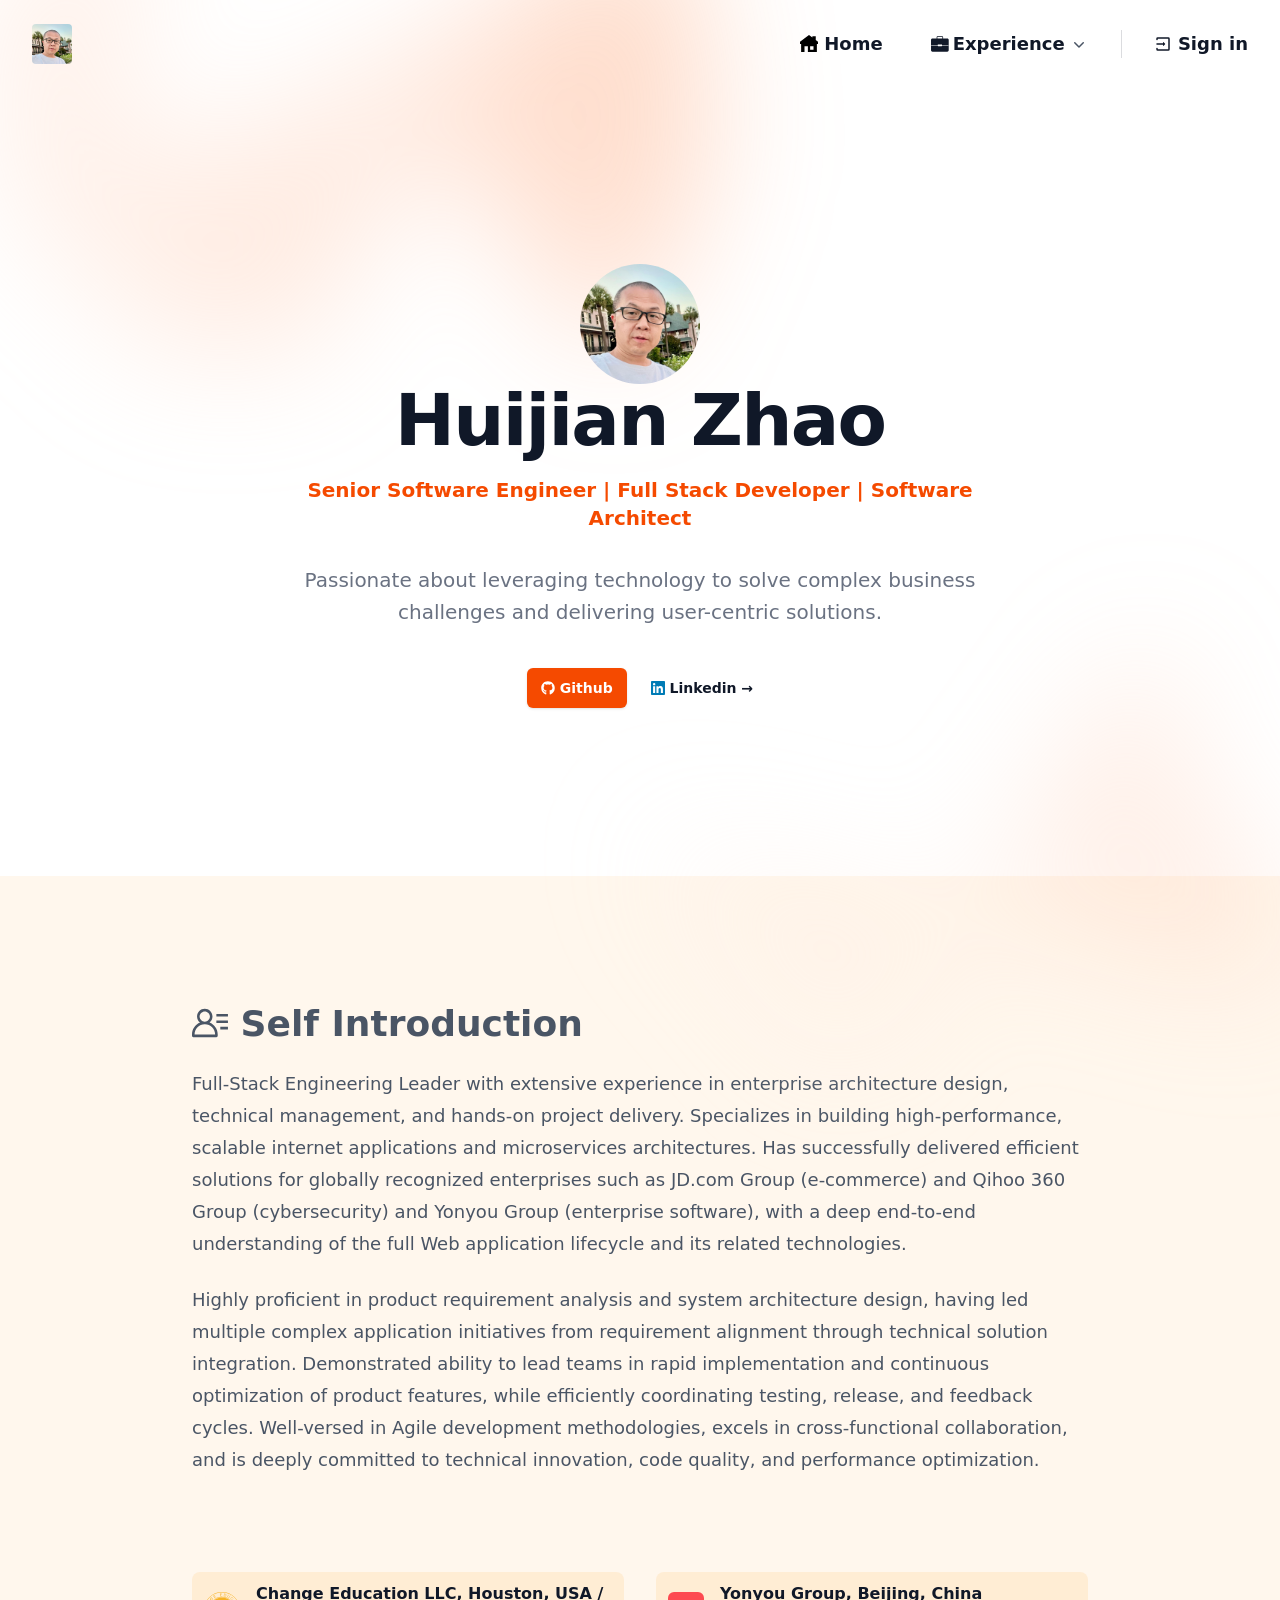
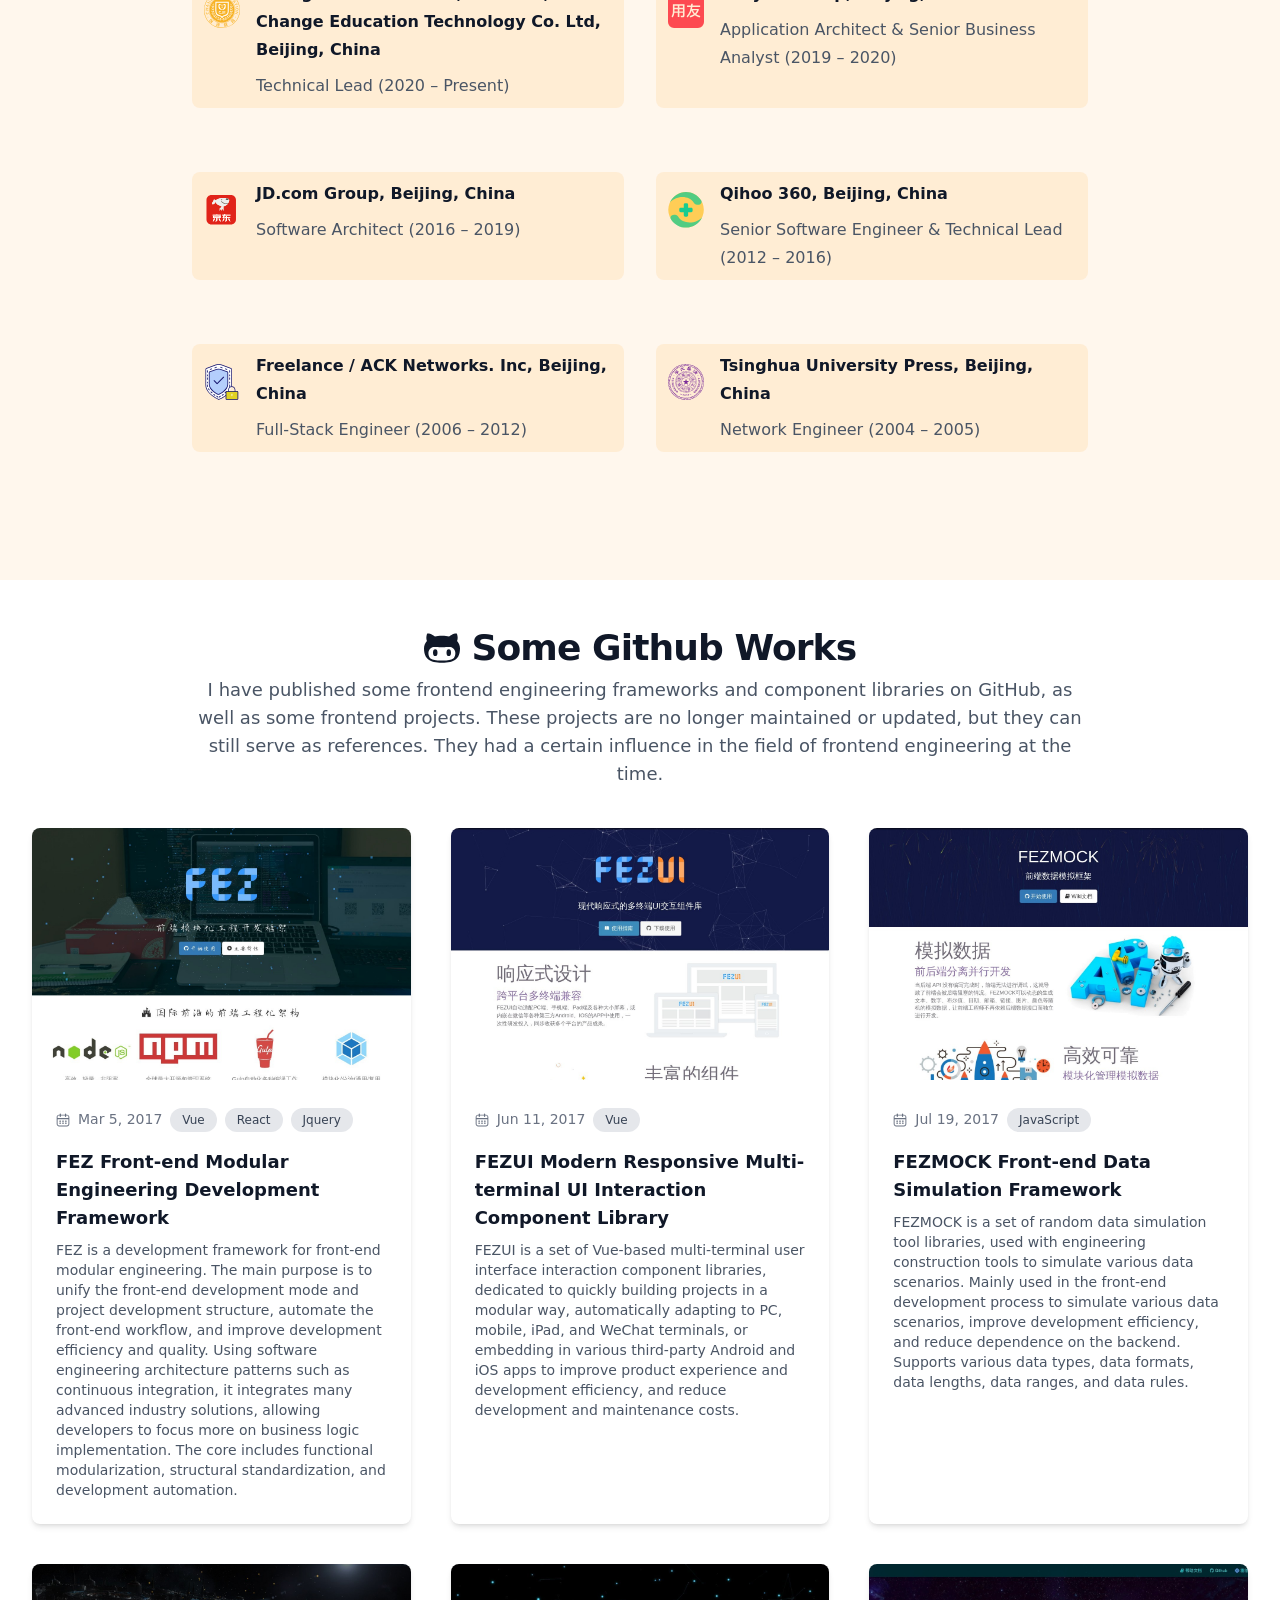
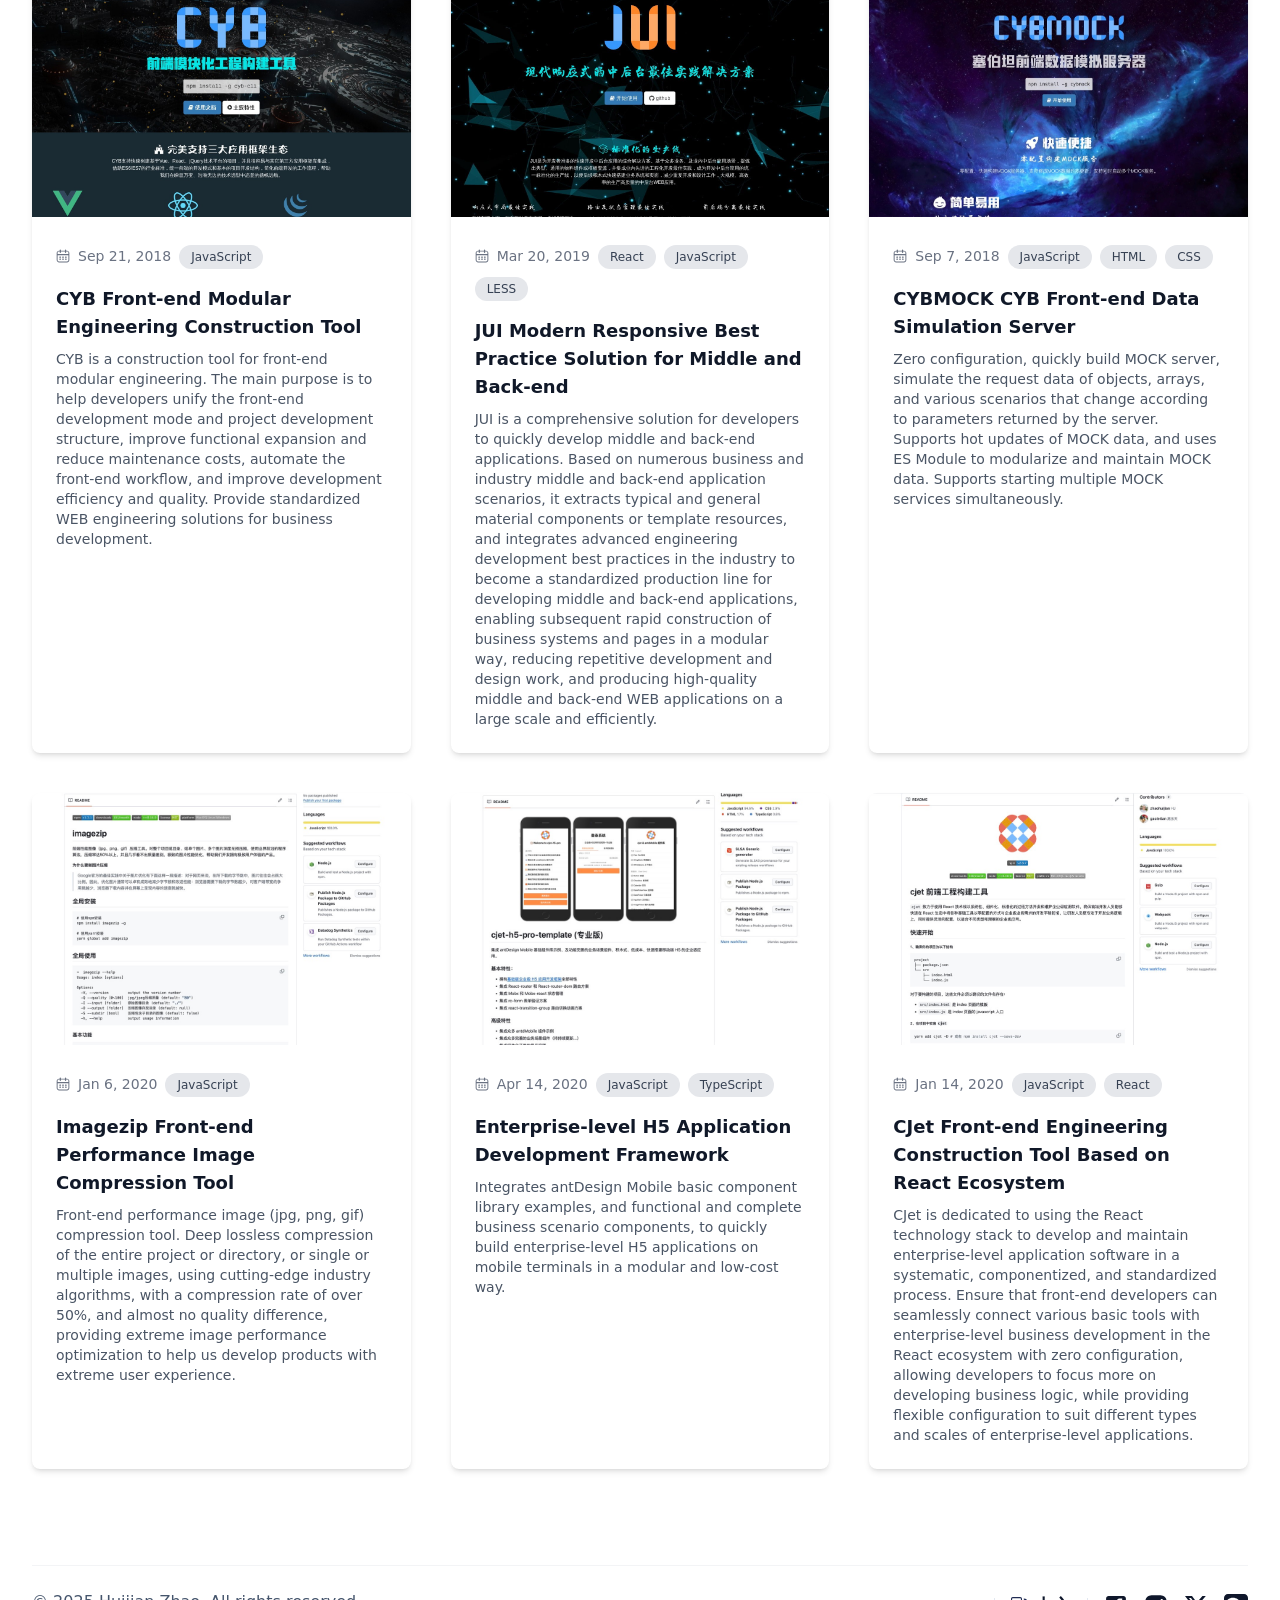
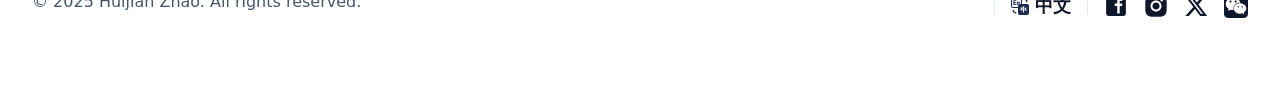
<file: index.html>
<!DOCTYPE html><html lang="en"><head><meta charSet="utf-8"/><meta name="viewport" content="width=device-width, initial-scale=1"/><link rel="preload" href="/_next/static/media/4cf2300e9c8272f7-s.p.woff2" as="font" crossorigin="" type="font/woff2"/><link rel="preload" href="/_next/static/media/93f479601ee12b01-s.p.woff2" as="font" crossorigin="" type="font/woff2"/><link rel="preload" as="image" href="/huijian-logo.jpeg"/><link rel="stylesheet" href="/_next/static/css/19ce2ae8a991b155.css" data-precedence="next"/><link rel="stylesheet" href="/_next/static/css/cecdbce2880c059c.css" data-precedence="next"/><link rel="preload" as="script" fetchPriority="low" href="/_next/static/chunks/webpack-26a7fb42daa60997.js"/><script src="/_next/static/chunks/784a1605-bbaf7e6101980c08.js" async=""></script><script src="/_next/static/chunks/619-a98f4ea61cb25fe8.js" async=""></script><script src="/_next/static/chunks/main-app-1f5a991ddaf4528d.js" async=""></script><script src="/_next/static/chunks/3621f9d8-c41d87e29eef1076.js" async=""></script><script src="/_next/static/chunks/694-1d6939aec814c84f.js" async=""></script><script src="/_next/static/chunks/853-74a49bc650956044.js" async=""></script><script src="/_next/static/chunks/269-41ee82c3507dcf13.js" async=""></script><script src="/_next/static/chunks/642-608ca45c0dcf5b94.js" async=""></script><script src="/_next/static/chunks/app/page-4c95720971ef4749.js" async=""></script><meta name="next-size-adjust" content=""/><title>Huijian Zhao</title><meta name="description" content="Passionate about leveraging technology to solve complex business challenges and delivering user-centric solutions."/><meta name="msapplicationTileImage" content="/web-app-manifest-300x300.png"/><meta name="mobile-web-app-capable" content="yes"/><meta name="apple-mobile-web-app-title" content="Huijian Zhao"/><meta name="apple-mobile-web-app-status-bar-style" content="default"/><link rel="icon" href="/web-app-manifest-192x192.png" sizes="32x32"/><link rel="icon" href="/web-app-manifest-192x192.png" sizes="192x192"/><link rel="icon" href="/web-app-manifest-300x300.png" sizes="300x300"/><link rel="icon" href="/web-app-manifest-512x512.png" sizes="512x512"/><link rel="apple-touch-icon" href="/web-app-manifest-300x300.png"/><script src="/_next/static/chunks/polyfills-42372ed130431b0a.js" noModule=""></script></head><body class="__variable_188709 __variable_9a8899 antialiased"><div class="bg-white"><header class="absolute inset-x-0 top-0 z-5"><nav class="mx-auto flex max-w-7xl items-center justify-between p-6 lg:px-8" aria-label="Global"><div class="flex lg:flex-1 lg:items-center lg:gap-x-8"><a class="-m-1.5 p-1.5" href="/"><span class="sr-only">Huijian Zhao</span><img class="h-10 w-auto rounded-sm" src="/huijian-logo.jpeg" alt="Huijian"/></a></div><div class="flex lg:hidden"><button type="button" class="-m-2.5 inline-flex items-center justify-center rounded-md p-2.5 text-gray-700"><span class="sr-only">Open main menu</span><svg xmlns="http://www.w3.org/2000/svg" fill="none" viewBox="0 0 24 24" stroke-width="1.5" stroke="currentColor" aria-hidden="true" data-slot="icon" class="size-6"><path stroke-linecap="round" stroke-linejoin="round" d="M3.75 6.75h16.5M3.75 12h16.5m-16.5 5.25h16.5"></path></svg></button></div><div class="hidden lg:flex lg:gap-x-12"><a class="text-lg font-semibold text-gray-900 hover:text-orange-500" href="/"><svg xmlns="http://www.w3.org/2000/svg" width="1em" height="1em" fill="currentColor" viewBox="0 0 16 16" class="inline-block align-[-0.15em] "><path fill="#000" fill-rule="evenodd" d="M8 0 0 6v2h1v7h3v-5h3v5h8V8h1V6l-2-1.5V1h-3v1.25zm1 10h3v3H9z" clip-rule="evenodd"></path></svg> <!-- -->Home</a><div class="group relative" data-headlessui-state=""><div><button class="flex items-center gap-x-1 text-lg font-semibold text-gray-900 focus:outline-none hover:text-orange-500 transition duration-700 ease-in-out cursor-pointer" type="button" aria-expanded="false" data-headlessui-state=""><svg xmlns="http://www.w3.org/2000/svg" width="1em" height="1em" class="inline-block align-[-0.15em] " viewBox="0 0 1039 1024" fill="currentColor"><path d="M941.738 201.706H698.612v-76.764c0-31.113-26.958-56.452-60.023-56.452H385.41c-33.106 0-60.064 25.339-60.064 56.452v76.764H82.22c-44.696 0-80.918 34.394-80.918 76.804v600.152c0 42.41 36.222 76.847 80.918 76.847h859.518c44.737 0 80.917-34.435 80.917-76.847V278.51c0-42.41-36.18-76.804-80.917-76.804m-574.19-76.763c0-9.263 8.018-16.782 17.862-16.782h253.18c9.802 0 17.819 7.519 17.819 16.782v74.686h-288.86zm636.499 478.069H637.343v15.369c0 10.384-8.93 18.775-19.98 18.775h-206.78c-11.05 0-19.98-8.39-19.98-18.775v-15.37H10.273v-35.184h380.328v-15.244c0-10.426 8.932-18.817 19.98-18.817h206.78c11.05 0 19.98 8.39 19.98 18.817v15.244h366.705z"></path></svg> <!-- -->Experience<svg xmlns="http://www.w3.org/2000/svg" viewBox="0 0 20 20" fill="currentColor" aria-hidden="true" data-slot="icon" class="size-5 flex-none text-gray-600 group-data-[open]:rotate-180 transition duration-300"><path fill-rule="evenodd" d="M5.22 8.22a.75.75 0 0 1 1.06 0L10 11.94l3.72-3.72a.75.75 0 1 1 1.06 1.06l-4.25 4.25a.75.75 0 0 1-1.06 0L5.22 9.28a.75.75 0 0 1 0-1.06Z" clip-rule="evenodd"></path></svg></button></div></div><span hidden="" style="position:fixed;top:1px;left:1px;width:1px;height:0;padding:0;margin:-1px;overflow:hidden;clip:rect(0, 0, 0, 0);white-space:nowrap;border-width:0;display:none"></span></div><span hidden="" style="position:fixed;top:1px;left:1px;width:1px;height:0;padding:0;margin:-1px;overflow:hidden;clip:rect(0, 0, 0, 0);white-space:nowrap;border-width:0;display:none"></span><div class="hidden text-lg font-semibold lg:ml-8 lg:flex lg:items-center lg:border-l lg:border-slate-900/15 lg:pl-8"></div></nav><span hidden="" style="position:fixed;top:1px;left:1px;width:1px;height:0;padding:0;margin:-1px;overflow:hidden;clip:rect(0, 0, 0, 0);white-space:nowrap;border-width:0;display:none"></span></header></div><div class="bg-white"><div class="relative isolate px-6 pt-14 lg:px-8"><div aria-hidden="true" class="absolute inset-x-0 -top-40 -z-10 transform-gpu overflow-hidden blur-3xl sm:-top-80"><div style="clip-path:polygon(74.1% 44.1%, 100% 61.6%, 97.5% 26.9%, 85.5% 0.1%, 80.7% 2%, 72.5% 32.5%, 60.2% 62.4%, 52.4% 68.1%, 47.5% 58.3%, 45.2% 34.5%, 27.5% 76.7%, 0.1% 64.9%, 17.9% 100%, 27.6% 76.8%, 76.1% 97.7%, 74.1% 44.1%)" class="relative left-[calc(50%-11rem)] aspect-[1155/678] w-[36.125rem] -translate-x-1/2 rotate-[30deg] bg-gradient-to-tr from-[#fff] to-[#f76c09] opacity-30 sm:left-[calc(50%-30rem)] sm:w-[72.1875rem]"></div></div><div class="mx-auto max-w-2xl py-24 sm:py-32 lg:py-42"><div class="text-center"><figcaption class="mt-10"><img alt="" src="/huijian-logo.jpeg" class="mx-auto size-30 rounded-full"/></figcaption><h1 class="text-balance text-5xl font-semibold tracking-tight text-gray-900 sm:text-7xl">Huijian Zhao</h1><h2 class="font-semibold text-orange-600 pt-5 text-md lg:text-xl">Senior Software Engineer | Full Stack Developer | Software Architect</h2><p class="mt-8 text-pretty text-lg font-medium text-gray-500 sm:text-xl/8">Passionate about leveraging technology to solve complex business challenges and delivering user-centric solutions.</p><div class="mt-10 flex items-center justify-center gap-x-6"><a href="https://www.github.com/zhaohuijian" target="_blank" class="rounded-md bg-orange-600 px-3.5 py-2.5 text-sm font-semibold text-white shadow-sm hover:bg-orange-500 focus-visible:outline  focus-visible:outline-offset-2 focus-visible:outline-indigo-600"><svg xmlns="http://www.w3.org/2000/svg" width="1em" height="1em" class="inline-block align-[-0.15em] " viewBox="0 0 1024 1024" fill="currentColor"><path d="M347.8 794.8c0 4-4.6 7.2-10.4 7.2-6.6.6-11.2-2.6-11.2-7.2 0-4 4.6-7.2 10.4-7.2 6-.6 11.2 2.6 11.2 7.2m-62.2-9c-1.4 4 2.6 8.6 8.6 9.8 5.2 2 11.2 0 12.4-4s-2.6-8.6-8.6-10.4c-5.2-1.4-11 .6-12.4 4.6m88.4-3.4c-5.8 1.4-9.8 5.2-9.2 9.8.6 4 5.8 6.6 11.8 5.2 5.8-1.4 9.8-5.2 9.2-9.2-.6-3.8-6-6.4-11.8-5.8M505.6 16C228.2 16 16 226.6 16 504c0 221.8 139.6 411.6 339 478.4 25.6 4.6 34.6-11.2 34.6-24.2 0-12.4-.6-80.8-.6-122.8 0 0-140 30-169.4-59.6 0 0-22.8-58.2-55.6-73.2 0 0-45.8-31.4 3.2-30.8 0 0 49.8 4 77.2 51.6 43.8 77.2 117.2 55 145.8 41.8 4.6-32 17.6-54.2 32-67.4-111.8-12.4-224.6-28.6-224.6-221 0-55 15.2-82.6 47.2-117.8-5.2-13-22.2-66.6 5.2-135.8 41.8-13 138 54 138 54 40-11.2 83-17 125.6-17s85.6 5.8 125.6 17c0 0 96.2-67.2 138-54 27.4 69.4 10.4 122.8 5.2 135.8 32 35.4 51.6 63 51.6 117.8 0 193-117.8 208.4-229.6 221 18.4 15.8 34 45.8 34 92.8 0 67.4-.6 150.8-.6 167.2 0 13 9.2 28.8 34.6 24.2 200-66.4 335.6-256.2 335.6-478 0-277.4-225-488-502.4-488M210.4 705.8c-2.6 2-2 6.6 1.4 10.4 3.2 3.2 7.8 4.6 10.4 2 2.6-2 2-6.6-1.4-10.4-3.2-3.2-7.8-4.6-10.4-2m-21.6-16.2c-1.4 2.6.6 5.8 4.6 7.8 3.2 2 7.2 1.4 8.6-1.4 1.4-2.6-.6-5.8-4.6-7.8-4-1.2-7.2-.6-8.6 1.4m64.8 71.2c-3.2 2.6-2 8.6 2.6 12.4 4.6 4.6 10.4 5.2 13 2 2.6-2.6 1.4-8.6-2.6-12.4-4.4-4.6-10.4-5.2-13-2m-22.8-29.4c-3.2 2-3.2 7.2 0 11.8s8.6 6.6 11.2 4.6c3.2-2.6 3.2-7.8 0-12.4-2.8-4.6-8-6.6-11.2-4"></path></svg> Github</a><a href="https://www.linkedin.com/in/zhaohuijian" target="_blank" class="text-sm/6 font-semibold text-gray-900 hover:text-orange-600"><svg xmlns="http://www.w3.org/2000/svg" width="1em" height="1em" class="inline-block align-[-0.15em] " viewBox="0 0 1024 1024" fill="currentColor"><path fill="#007BB5" d="M948.245 0H75.52C33.877 0 .021 33.067.021 73.813v876.288C0 990.891 33.877 1024 75.52 1024h872.704c41.75 0 75.733-33.11 75.733-73.899V73.835C1024 33.045 989.995 0 948.267 0z"></path><path fill="#FFF" d="M151.744 383.893h152.021v488.64H151.744zm76.053-242.922a88.107 88.107 0 1 1-.128 176.17 88.107 88.107 0 0 1 .128-176.17M399.04 383.893h145.579v66.795h2.09c20.267-38.4 69.803-78.933 143.702-78.933 153.77 0 182.186 101.184 182.186 232.81v267.968h-151.85V634.88c0-56.661-.982-129.557-78.934-129.557-79.018 0-91.093 61.76-91.093 125.525v241.707H399.04V383.872z"></path></svg> Linkedin<!-- --> <span aria-hidden="true">→</span></a></div></div></div><div aria-hidden="true" class="absolute inset-x-0 top-[calc(100%-13rem)] -z-10 transform-gpu overflow-hidden blur-3xl sm:top-[calc(100%-30rem)]"><div style="clip-path:polygon(74.1% 44.1%, 100% 61.6%, 97.5% 26.9%, 85.5% 0.1%, 80.7% 2%, 72.5% 32.5%, 60.2% 62.4%, 52.4% 68.1%, 47.5% 58.3%, 45.2% 34.5%, 27.5% 76.7%, 0.1% 64.9%, 17.9% 100%, 27.6% 76.8%, 76.1% 97.7%, 74.1% 44.1%)" class="relative left-[calc(50%+3rem)] aspect-[1155/678] w-[36.125rem] -translate-x-1/2 bg-gradient-to-tr from-[#fff] to-[#f76c09] opacity-30 sm:left-[calc(50%+36rem)] sm:w-[72.1875rem]"></div></div></div></div><div class="bg-orange-50 py-24 sm:py-32"><div class="mx-auto max-w-7xl px-6 lg:px-8"><div class="mx-auto max-w-4xl lg:text-left"><h2 class="text-4xl font-semibold text-gray-600"><svg xmlns="http://www.w3.org/2000/svg" width="1em" height="1em" class="inline-block align-[-0.15em] " viewBox="0 0 1024 1024" fill="currentColor"><path d="M499.429 499.643C549.999 459.392 582.535 397.5 582.535 328c0-121-98.428-219.429-219.428-219.429S143.678 207 143.678 328c0 70.25 33.322 132.714 84.822 172.928C94.678 555.321 0 686.572 0 839.678v38.036c0 20.215 16.357 36.572 36.571 36.572h658.286c20.215 0 36.572-16.357 36.572-36.572v-38.036c0-154.428-96.357-286.499-232-340.035M216.82 328c0-80.678 65.607-146.286 146.286-146.286S509.392 247.322 509.392 328c0 79.643-64.036 144.357-143.285 146-.142 0-.25-.036-.393-.036-1.285 0-2.57.18-3.856.18C281.787 473.463 216.82 408.25 216.82 328M73.143 841.143v-1.465c0-159.82 128.857-289.892 288.108-292.32.607 0 1.214.07 1.858.07 1.499 0 2.964-.213 4.463-.213 160.465 1 290.714 131.785 290.714 292.463zM693.393 256h329.142v73.143H693.392zm0 182.857h329.142V512H693.392zM804.57 621.714h217.964v73.143H804.571z"></path></svg> <!-- -->Self Introduction</h2><p class="mt-6 text-lg/8 text-gray-600 ">Full-Stack Engineering Leader with extensive experience in enterprise architecture design, technical management, and hands-on project delivery. Specializes in building high-performance, scalable internet applications and microservices architectures. Has successfully delivered efficient solutions for globally recognized enterprises such as JD.com Group (e-commerce) and Qihoo 360 Group (cybersecurity) and Yonyou Group (enterprise software), with a deep end-to-end understanding of the full Web application lifecycle and its related technologies.</p><p class="mt-6 text-lg/8 text-gray-600 mt-4">Highly proficient in product requirement analysis and system architecture design, having led multiple complex application initiatives from requirement alignment through technical solution integration. Demonstrated ability to lead teams in rapid implementation and continuous optimization of product features, while efficiently coordinating testing, release, and feedback cycles. Well-versed in Agile development methodologies, excels in cross-functional collaboration, and is deeply committed to technical innovation, code quality, and performance optimization.</p></div><div class="mx-auto mt-16 max-w-2xl sm:mt-20 lg:mt-24 lg:max-w-4xl"><dl class="grid max-w-xl grid-cols-1 gap-x-8 gap-y-10 lg:max-w-none lg:grid-cols-2 lg:gap-y-16"><a class="relative pl-16 pr-2 py-2 bg-orange-100 hover:bg-orange-200 rounded-lg" href="/experience/change-education/"><dt class="text-base/7 font-semibold text-gray-900"><div class="absolute top-5 left-3 flex text-4xl items-center justify-center rounded-lg"><svg xmlns="http://www.w3.org/2000/svg" viewBox="0 0 141.8 141.8" width="1em" height="1em" fill="currentColor" class="inline-block align-[-0.15em] "><defs><style>.cje_svg__cls-1{fill:#f7b225}.cje_svg__cls-2,.cje_svg__cls-3{fill:#fff}.cje_svg__cls-2{fill-rule:evenodd}</style></defs><g id="cje_svg__\u56FE\u5C42_2" data-name="\u56FE\u5C42 2"><g id="cje_svg__\u56FE\u5C42_1-2" data-name="\u56FE\u5C42 1"><path d="M10.5 78v1.7a2.7 2.7 0 0 0-2.3 2.8q.3 3.1 4.5 3.3c2.9-.1 4.3-1.3 4.4-3.7s-1-2.8-2.8-3.9l1.7-.3a5.1 5.1 0 0 1 2.3 4.6c-.2 3.3-2.1 5-5.6 5.1s-5.4-1.8-5.6-5a4.4 4.4 0 0 1 3.4-4.6M114.8 27l-1.3-1.1a2.9 2.9 0 0 0-.7-3.6c-1.7-1.2-3.5-.7-5.4 1.4s-1.7 4.1 0 5.7 2.8 1.1 4.8.4l-.9 1.5a5.1 5.1 0 0 1-5-1.3q-3.5-3.3-.3-7.5c2.4-2.6 4.9-3 7.5-1.1a4.5 4.5 0 0 1 1.3 5.6M16.8 72.4l-10.9-.7.2-1.8 4.6.3s.2-4.2.3-4.8a.8.8 0 0 0-.8-.9l-3.8-.2v-1.8l10.9.7-.1 1.8-4.4-.3s-.6-.1-.6.6-.3 5-.3 5l5 .3ZM31.3 22.5 30 23.8a2.8 2.8 0 0 0-3.6.6c-1.5 1.7-1.3 3.5.6 5.6s4 2.2 5.8.7 1.5-2.3.9-3.3a7.5 7.5 0 0 0-1.2-1.4c-.3-.2-.7.1-.7.1l-2.1 2.1-.8-.9 2.8-2.8a1.3 1.3 0 0 1 1.7.1l1 1s2.7 2.8-.9 5.8-5.2 2.4-7.8-.1-2.4-5.3-.2-7.7 3.8-2.1 5.8-1.1M41.6 24.8l-5.1-9.6 7.3-3.9.5 1-4.2 2.3s-1.6.7-.9 2l1 2 5.5-2.9.5 1-5.4 2.9 1.2 2.2a1.3 1.3 0 0 0 2 .5l4.4-2.3.5.9ZM63 16.7V5.9h8.3V7h-4.9s-1.6-.1-1.7 1.4v2.2h6.2v1.2h-6.2s.1 1.5.1 2.4a1.4 1.4 0 0 0 1.5 1.5h5v1ZM83.5 6.8 80 6l-2.5 10.6 3.6.8c3.7 1.1 5.9-.3 6.6-4.1s-.5-5.6-4.2-6.5M86 13c-.7 2.9-2.2 4.1-4.8 3.4l-1.3-.3s-.5-.1-.3-.7 1.6-6.9 1.7-7.2a.5.5 0 0 1 .7-.5l1.2.2c2.5.6 3.4 2.3 2.8 5.1M93.1 16.1l2.6-5.7 1.6.7-2.8 6.1c-.9 2-.4 3.4 1.3 4.2s3.1.2 4-1.9l2.7-6.1 1.6.7-2.5 5.7c-1.3 3.1-3.3 4-6.3 2.5s-3.6-3.3-2.2-6.2M123.6 33.3l-11.4 2.4 1 1.5 3.1-.6 2.6 3.9-1.8 2.5 1.1 1.6 6.6-9.6Zm-1.3 2.4-2.7 3.8-2.1-3.2 4.5-1.1c.8-.1.3.5.3.5M20 52l.5-1.9-11.6 1.2-.6 2.1 9.3 7.1.5-1.8-2.5-1.9 1.3-4.6Zm-5.4 4.1-3.7-2.8c-.7-.5.1-.6.1-.6l4.7-.3ZM128.2 43.1l1.1-.5 3.4 8.6-1.1.4-1.2-3.1s-.2-.4-.5-.2l-8.7 3.4-.6-1.7 8.6-3.4s.4-.1.2-.6-1.2-2.9-1.2-2.9M123.122 58.971l10.629-2.415.379 1.668-10.63 2.415zM129.3 63c-3.4.6-5.1 2.5-5 5.9s2.5 4.9 6 4.7 5.3-2.5 5.2-5.8-2.6-4.9-6.2-4.8m.9 8.8q-4.3.3-4.8-3c-.1-2.3 1.3-3.6 4.1-4s4.4.9 4.8 3.2-1.3 3.5-4.1 3.8M124.2 76.8l10.7 2.2-.4 1.7-8.9 3.7c-.7.2 0 .3 0 .3l7.8 1.6-.4 1.7-10.6-2.2.3-1.6 8.8-3.8s.6-.2 0-.3l-7.6-1.6ZM22.2 46.6l-9.3-5.7 1-1.5 9.6-.4c.7.1.1-.3.1-.3l-6.7-4.1.9-1.5 9.2 5.7-.9 1.4-9.5.6s-.6 0-.1.3l6.6 4ZM25.3 114l-.6-.5-.9 1 .8.8c1.1 1.1 2.2 1.1 3.2-.1l2.4-2.5 1.1.2a10.5 10.5 0 0 1 1.1-5.5l-.9-.9-.8-.7a8.5 8.5 0 0 1-5.7 1l-.9 1 1.2.4-4.9 5.2a1.9 1.9 0 0 0 0 3l2.4 2.3a1.8 1.8 0 0 0 2.3-.2l-.7-.8a.9.9 0 0 1-1.2 0l-1.5-1.4c-.6-.7-.3-1.1.2-1.6l4-4.3s.3-.3.5 0l1.5 1.4c.3.3.1.5.1.5l-1.6 1.6c-.4.5-.7.5-1.1.1m.4-5.7a9.8 9.8 0 0 0 4.3-.6c.1 0 .6-.1.5.6s-.8 3-.4 4.2ZM26.2 118.5l6-6.3 1.3 1.2-6 6.3z" class="cje_svg__cls-1"></path><path d="m24.8 121 .7-.7.7.6c.6.5 1.2.2 1.7-.3l8.7-9.2 1.3 1.3-8.6 9.1c-.8.8-1.9 1.6-3.2.5ZM46.9 133.8l.3-1c.8-.1 1.2-.4 1.6-1.6l1.8-6.5a.4.4 0 0 0-.2-.3l-.9-.2.3-1 2.2.6a.6.6 0 0 1 .4.9l-1.7 6.4c-.3 1.5 0 2.6 1.4 3l8.6 2.4-.3 1-8.6-2.4c-1.5-.4-2.1-.9-2.4-1.9a3.9 3.9 0 0 1-2.5.6M50.4 122.5l-.2-2.8 1.8.5.3 2.9z" class="cje_svg__cls-1"></path><path d="m51.3 131.3.3-1c.8-.8 1.6-2.8 2.2-5.1l1.5.4c-.8 3.2-2.1 5.1-4 5.7" class="cje_svg__cls-1"></path><path d="m53.7 123.6.2-1.1 3.9 1.1v-1.7l1.9.5v1.7l3.7 1-.3 1.1-2.3-.7-2 7.6a1.8 1.8 0 0 1-2.4 1.6l-1.1-.3.3-1.2h.4c.6.1.9-.2 1.1-.8l1.9-7.2a.2.2 0 0 0-.1-.3l-1-.3-1.2 4.7a6.1 6.1 0 0 1-4.5 4.5l.4-1.3a6.2 6.2 0 0 0 2.3-3.5l1.2-4.6a.2.2 0 0 0-.1-.3Z" class="cje_svg__cls-1"></path><path d="M61.6 134.1c-1.4-1.6-1.6-3.9-.7-7l1.5.4c-.6 2.3-.9 4.4-.6 5.5ZM79.2 130.2l1.6-.4.3 1-1.6.4z" class="cje_svg__cls-1"></path><path d="M83.9 132.3a8.5 8.5 0 0 0 1.2-2.6s.4-1.2-.7-.9l-2.4.7a12 12 0 0 0 1.2-2.1l1.6-.4-.3-1-.6.2a19 19 0 0 0 .9-3.6l-1.6.4a32 32 0 0 1-1.2 3.7h-.4l-.5-2.1 1.6-.4-.3-1-1.6.4-.3-1.2-1.8.5.3 1.2-1.7.5.2 1 1.5-.4a.3.3 0 0 1 .4.2l.4 1.7h-.3l-2 .5.3 1 3.2-.6a16.1 16.1 0 0 1-2.5 3.9l.2 1 2.2-2.1 2.1-.6s.3-.1.2.2a4.5 4.5 0 0 1-1.1 1.7c-.2.2-.1.6-.1.6l.2.5-3.1.9.4 1.4 3-1 .2.9c.2.6 0 1-.7 1.2l-.6.2.3 1 1.6-.4a1.6 1.6 0 0 0 1.3-2.3l-.3-1.3 2.4-1.1-.2-1-2.5.9Z" class="cje_svg__cls-1"></path><path d="m91.6 123.1-.3-.9-4.1 1a18 18 0 0 0 0-2.4l-1.8.5a9.3 9.3 0 0 1-.5 5.3l.3 1 .6-.7a14.8 14.8 0 0 0 3.1 4.7 12.6 12.6 0 0 1-2 4l.2.9a17.5 17.5 0 0 0 3-3.8 16.9 16.9 0 0 0 4.4 1.9l-.3-1a9.8 9.8 0 0 1-3.5-2.5 13.4 13.4 0 0 0-.1-7.7Zm-2.2 6.7a27 27 0 0 1-2.7-4.4c0-.2.2-.6.3-1.1l1.6-.4s.3-.1.4.3a14 14 0 0 1 .4 5.6M104.7 114.8l-.8-.7 4.2-4.3-1-.5 1.4-1.4 1 .5 3.9-3.9.8.7-6.7 6.7.6 2.4 5.7-5.8-1.3-.6 1.4-1.3 2.7 1.2-1.4 1.4-.4-.2-7.3 7.5-.8-.7-.6-2.4zM121.5 113.4l-4.1-4.1a.9.9 0 0 0-1.4 0l-7.8 7.8 6.3 6.2 1.5-1.5-1.8-1.8 5.4-5.5.4.3c.4.4.4.7-.1 1.1l-.5.6.9.9 1.1-1.2c1.1-1 1.1-1.9.1-2.8m-2.6.4-5.4 5.4-1.2-1.1 5.1-5.1a.5.5 0 0 1 .7 0Zm-1.9-1.9-5.4 5.5-1.1-1.1 5-5.1c.4-.4.7-.1.7-.1Z" class="cje_svg__cls-1"></path><path d="M70.9 122.6a51.7 51.7 0 1 1 51.7-51.7 51.8 51.8 0 0 1-51.7 51.7m0-102.3a50.6 50.6 0 1 0 50.6 50.6 50.7 50.7 0 0 0-50.6-50.6" class="cje_svg__cls-1"></path><path d="M70.9 141.8a70.9 70.9 0 1 1 70.9-70.9 71 71 0 0 1-70.9 70.9m0-140.2a69.3 69.3 0 1 0 69.3 69.3A69.4 69.4 0 0 0 70.9 1.6" class="cje_svg__cls-1"></path><path d="M126.4 98.6a1.6 1.6 0 1 1-1.6-1.6 1.6 1.6 0 0 1 1.6 1.6M17.4 98.6a1.7 1.7 0 0 1-1.7 1.6 1.6 1.6 0 1 1 0-3.2 1.7 1.7 0 0 1 1.7 1.6" class="cje_svg__cls-1"></path><circle cx="70.9" cy="70.9" r="49.1" class="cje_svg__cls-1" transform="rotate(-45 70.884 70.939)"></circle><path d="M30.2 53.9c4 1 5.4 5.5 4.1 8.7a5.5 5.5 0 0 1-3.4-4.1c-.3-1.4-.5-2.8-.7-4.2ZM29.1 73.4c4 .4 5.8 4 5.6 8a5.4 5.4 0 0 1-4.1-3.5ZM108 62.6c-1.2-3.6.2-7.5 4.2-8.7l-.3 1.8-.6 3a5.2 5.2 0 0 1-3.3 3.9M113.4 73.3c-.5 1.4-1.1 2.8-1.6 4.3s-1.8 3.3-3.9 3.7c-1.1-2.7.7-7 5.5-8M60 107.1a5.3 5.3 0 0 1-5.1 1.2c-1.5-.4-3-1-4.5-1.5 1.9-2.2 5.9-3 9.6.3M82.5 107.1a6.5 6.5 0 0 1 9.4-.4c-2.1.7-4 1.9-6.2 1.8a4.7 4.7 0 0 1-3.2-1.4M106.8 92.6l-3.3 3.5a5.2 5.2 0 0 1-4.9 1.2c1.1-3.8 5.1-6.1 8.2-4.7M29.3 63.6c3.7.7 5.8 3.8 5.3 7.9a4.6 4.6 0 0 1-3-1.7 9.1 9.1 0 0 1-1.5-3.5c-.3-.9-.5-1.8-.8-2.7M41.7 101.9c2.9-2.6 6.5-2.5 9.5.3a4.6 4.6 0 0 1-4 1.4l-4.5-1.4ZM112.9 63.7c-.4 1.6-.8 3.1-1.3 4.5a4.9 4.9 0 0 1-3.8 3.3c-.8-3.9 1.7-7.6 5.1-7.8M29.3 85.1c3.7-1.4 7.2 1 8.4 4.7-3.8.1-6.3-1.9-8.4-4.7M100.5 101.8a17.2 17.2 0 0 1-5.7 1.8 7.8 7.8 0 0 1-2.1-.4 7.5 7.5 0 0 1-1.7-1c2.9-2.7 7.1-2.9 9.5-.4M35.6 92.6a4.8 4.8 0 0 1 3.9 0 8.7 8.7 0 0 1 4.3 4.6 5.3 5.3 0 0 1-5.7-1.8 33 33 0 0 1-2.5-2.8M104.7 89.8A6.5 6.5 0 0 1 113 85c-2.1 2.7-4.5 5-8.3 4.8M36.5 44.6c.5 3.4 1.5 6.7-.5 9.8a3.7 3.7 0 0 1-1.7-3.4 11.8 11.8 0 0 1 2.2-6.4M105.7 44.9c2.5 2.3 3.1 7.2.7 9.5a5.6 5.6 0 0 1-1.2-2.9c-.1-1.1 0-2.2 0-3.3s.3-2.1.5-3.3M105.5 62c-1.9-.7-2.5-2.3-2.8-4.1s-.2-2.1-.4-3.2c1.9-.2 4.7 3 3.2 7.3M40.1 54.5c-.3 1.5-.5 3-.8 4.5a4 4 0 0 1-2.5 3.1c-1-3.8.2-6.7 3.3-7.6M52.1 100.5c-2.6-1-4.9-4.4-3.5-7.3 1 1.1 2 2.1 2.9 3.2a4 4 0 0 1 .6 4.1M74.6 107.1c.2-1.5.5-2.9 1.8-3.6a24 24 0 0 1 3.9-2c.2 2.3-1.5 5.2-5.7 5.6M102.9 88.7a4.2 4.2 0 0 1-1.4-4.3c.3-1.3.6-2.5 1-3.7 2.2 1.9 2.6 5 .4 8M67.7 110.2a4.3 4.3 0 0 1-4.3 1l-3.6-1.2c1.5-2.3 5.1-2.2 7.9.2M39.8 80.8a24 24 0 0 1 1 3.6 4.1 4.1 0 0 1-1.4 4.3c-2.2-2.8-1.8-6.2.4-7.9M93.6 93.4c1.4 2.4-.3 5.9-3.4 6.9a3.2 3.2 0 0 1 .1-3 21.4 21.4 0 0 1 1.9-2.6ZM67.7 106.9a5.4 5.4 0 0 1-5.8-5.4l3.5 1.7a4.2 4.2 0 0 1 2.3 3ZM44.8 95.6a5.4 5.4 0 0 1-1.2-7.9c.6 1.5 1.4 3 1.9 4.5a3.5 3.5 0 0 1-.7 3.4M105.6 71.4a3.9 3.9 0 0 1-2.5-3.1c-.2-1.4-.3-2.9-.4-4.4 2.8.9 4.1 4.3 2.9 7.5M82.6 109.9l-4 1.4c-1.5.5-2.7-.2-3.9-1.1 2.5-2.5 5.9-2.4 7.9-.3M54.2 98.8c1.4.8 2.9 1.5 4.3 2.4a3.6 3.6 0 0 1 1.5 3c-3 .5-5.5-1.9-5.8-5.4M105.8 80.5c-2-.9-2.6-2.5-2.7-4.5s-.1-1.9-.1-2.8c2.9.9 4.1 4.2 2.8 7.3M39.5 64c-.1 1.5-.1 2.9-.3 4.3a4.1 4.1 0 0 1-2.5 3.1 5.5 5.5 0 0 1 2.8-7.4M97.6 95.8a4.1 4.1 0 0 1-.6-4.1c.5-1.3 1.1-2.6 1.7-3.9 2 2.2 1.5 5.6-1.1 8M39.3 73.1a31.4 31.4 0 0 1-.4 4.5 4.3 4.3 0 0 1-2.5 3c-1-3.5.1-6.4 2.9-7.5M88.1 98.8a5.5 5.5 0 0 1-5.7 5.6 3.2 3.2 0 0 1 1.5-3.1 42 42 0 0 1 4.2-2.5M73.1 108.2c-.8.6-1.3 1.2-.7 2.3a1.8 1.8 0 0 0-2.5.1 1.8 1.8 0 0 0-.7-2.4 1.6 1.6 0 0 0 1.9-1.4c.4 1 .9 1.5 2 1.4" class="cje_svg__cls-2"></path><path d="m71.2 104.1-1.8-3A15.5 15.5 0 0 0 59 94.5c-9-1.5-13.8-7.7-14.2-18.4v-.6c-.2-2.4-.1-32 0-35.3v-2.1h52.9v2.1c0 3.3.2 32.9 0 35.3v.6c-.5 10.7-5.2 16.9-14.3 18.4a16.5 16.5 0 0 0-10.4 6.6ZM49 42.3c-.1 13.1-.2 31.2 0 32.9v.7c.2 5.5 1.6 12.9 10.7 14.4a20.6 20.6 0 0 1 11.5 6.3 21.3 21.3 0 0 1 11.5-6.3c9.2-1.5 10.5-8.9 10.8-14.4v-.7c.1-1.7.1-19.8 0-32.9Z" class="cje_svg__cls-3"></path><path d="M57.4 50.5a8.7 8.7 0 0 1 1.7-3.5c1.3-1.1 8.2 2.3 11 3.7a1.1 1.1 0 0 1 .7 1.4c-.2.7-.8.7-1.3.6l-5.6-1.1c-2.1-.3-3.2.5-3.1 2.7.1 4.6 2.2 8.3 5.4 11.6 1.2 1.1 3.8 2.8 4 3s.9.8.6 1.5a1 1 0 0 1-1.5.6 24 24 0 0 1-3.5-1.3c-1.7-.8-2-1.1-3.6-2a14.3 14.3 0 0 1-3.4-3 12.5 12.5 0 0 1-1.7-5.4 30.2 30.2 0 0 1 .3-8.8M85 50.5a7.6 7.6 0 0 0-1.6-3.5c-1.4-1.1-8.2 2.3-11 3.7a1.1 1.1 0 0 0-.7 1.4c.2.7.8.7 1.3.6l5.6-1.1c2.1-.3 3.2.5 3.1 2.7-.1 4.6-2.2 8.3-5.4 11.6-1.2 1.1-3.8 2.8-4 3s-.9.8-.6 1.5.7.9 1.5.6a24 24 0 0 0 3.5-1.3c1.7-.8 2-1.1 3.6-2a16.6 16.6 0 0 0 3.4-3 12.5 12.5 0 0 0 1.7-5.4 30.9 30.9 0 0 0-.4-8.8" class="cje_svg__cls-2"></path><path d="M71.7 61.8a.5.5 0 0 1-.7 0l-2.3-2.2a.6.6 0 0 1 0-.8l2.2-2.1c.2-.3.5-.3.8 0l2.2 2.2a.5.5 0 0 1 0 .7Z" class="cje_svg__cls-2"></path><path d="M67.5 78.2s-1.4.7-2.3-.1-1.2-1.3-2.2-1.4-3 1.4-3.1 3.9 1.1 3.7 3 3.8 1.8-.7 2.6-1.5a2.7 2.7 0 0 1 2.2-.5 4.4 4.4 0 0 1-4.7 3.5c-3.2-.1-4.8-1.9-4.9-5.3s1.8-5.3 5-5.4a4.4 4.4 0 0 1 4.4 3M73 75.2h1.7v7.2c.1 2.3-1 3.5-3.2 3.4s-2.8-1-3-3.4a1.5 1.5 0 0 1 1.8.8c.2 1.1.7 1.2 1.3 1.2s1.3-.8 1.4-2ZM79.3 84.3h5v1.4h-6.6s-1.3.1-1.3-1.1v-8a1.2 1.2 0 0 1 1.3-1.3h6.6v1.6h-5.2a.8.8 0 0 0-.9.8 7 7 0 0 1-.1 1 1 1 0 0 0 .9 1.1h4.7v1.5H79s-.9-.1-.9 1v1a1.1 1.1 0 0 0 1.2 1" class="cje_svg__cls-3"></path></g></g></svg></div>Change Education LLC, Houston, USA / Change Education Technology Co. Ltd, Beijing, China</dt><dd class="mt-2 text-base/7 text-gray-600">Technical Lead (2020 – Present)</dd></a><a class="relative pl-16 pr-2 py-2 bg-orange-100 hover:bg-orange-200 rounded-lg" href="/experience/chanjet/"><dt class="text-base/7 font-semibold text-gray-900"><div class="absolute top-5 left-3 flex text-4xl items-center justify-center rounded-lg"><svg xmlns="http://www.w3.org/2000/svg" width="1em" height="1em" class="inline-block align-[-0.15em] " viewBox="0 0 1024 1024" fill="currentColor"><path fill="#FD4A51" d="M853.333 0A170.667 170.667 0 0 1 1024 170.667v682.666A170.667 170.667 0 0 1 853.333 1024H170.667A170.667 170.667 0 0 1 0 853.333V170.667A170.667 170.667 0 0 1 170.667 0zm-148.48 332.373h-44.8c-1.706 18.347-3.84 36.267-5.973 53.76H541.44v43.52h106.24c-8.107 47.787-18.347 88.32-30.293 121.6a408.3 408.3 0 0 1-88.747 135.68l28.587 37.12c44.373-45.226 78.08-96 100.693-153.173 4.693-12.8 9.387-26.88 13.653-42.24 11.947 40.96 32.854 76.373 61.867 106.24-32.427 21.333-72.533 38.4-119.893 51.2l23.04 42.667c50.346-17.067 93.44-38.827 129.28-64.854 34.986 26.88 79.36 47.787 132.693 62.72l22.613-40.533c-46.933-11.947-87.04-29.013-120.32-51.627 33.707-32.426 58.454-70.4 73.814-114.773v-38.827H683.093c3.414-16.213 6.4-33.28 9.387-51.2h222.293v-43.52H698.88c2.133-17.066 4.267-34.986 5.973-53.76M469.76 345.6H139.093v211.2c-.853 55.467-13.653 101.12-38.826 136.96l34.133 30.72c26.027-34.987 41.813-79.36 47.36-132.267h96v120.32h45.227v-120.32h101.546v59.307c0 16.213-6.826 24.747-19.626 24.747-14.507 0-29.867-.854-46.934-2.56l11.947 43.52h49.067c33.706 0 50.773-16.64 50.773-49.494zm358.4 176.64Q808.96 570.88 768 608c-25.6-23.893-44.373-52.48-57.173-85.76zm-550.4-32.427v61.44h-93.867v-61.44zm146.773 0v61.44H322.987v-61.44zm0-100.693v59.733H322.987V389.12zm-146.773 0v59.733h-93.867V389.12z"></path></svg></div>Yonyou Group, Beijing, China</dt><dd class="mt-2 text-base/7 text-gray-600">Application Architect &amp; Senior Business Analyst (2019 – 2020)</dd></a><a class="relative pl-16 pr-2 py-2 bg-orange-100 hover:bg-orange-200 rounded-lg" href="/experience/jd/"><dt class="text-base/7 font-semibold text-gray-900"><div class="absolute top-5 left-3 flex text-4xl items-center justify-center rounded-lg"><svg xmlns="http://www.w3.org/2000/svg" width="1em" height="1em" class="inline-block align-[-0.15em] " viewBox="0 0 1024 1024" fill="currentColor"><path fill="#E12319" d="M442.5 699.7H285.8v21.4h156.7zM663.6 220c-3.5-.3-7.1-.7-10.6-.9-4-.4-7.9-.8-11.8-1.4 3.9.6 7.9 1 11.8 1.4 3.5.2 7 .7 10.6.9"></path><path fill="#E12319" d="M767.2 83.4H213.1c-78.7 0-142.5 63.8-142.5 142.5V780c0 78.7 63.8 142.5 142.5 142.5h554.1c78.7 0 142.5-63.8 142.5-142.5V225.9c0-78.7-63.8-142.5-142.5-142.5M228 323.3c1.8-4.8 3.3-9.6 5.5-14.2 2.8-5.8 6.3-11.2 10.4-16.2 10.2-12.4 17.2-26.6 23.1-41.5 3.4-8.4 7.1-16.7 10.5-25.2 3.9-9.7 12.4-11.4 21-8.8 4.2 1.3 8 3.6 11.3 6.4 6.4 5.4 13.7 9.6 20.7 14.3 1.2.8 2.1 1.2 3.4-.2 13.4-14.5 30.1-24.2 47.9-32 35.1-15.6 71.9-25.7 109.7-32 30.8-5.1 61.8-6.1 93-4.6.6 0 1.2-.1 1.8-.1 1.8-1.7 3.4-1 5.1.2q1.8.6 3.6.3c.8-.7 1.5-.7 2.2.2 4.4.4 8.7.9 13.1 1.3.8-.7 1.5-.6 2.1.2 1.5.2 2.9.3 4.4.5.6-.6 1-.5 1.4.2.9.4 1.9.6 2.9.4 1.2-1 2.2-.7 3.1.5 7.3 1.6 14.7 3 22 4.8 19.9 4.9 39.1 11.5 55.4 24.7 13.1 10.6 18.2 23.9 15.5 40.9-3.7 22.9-11.7 44-23 64.1-1.4 2.5-3.9 3.8-5.6 5.9.8 3.9-3 5.8-3.9 9-.8 2.7-3.2 4.4-4.9 6.5-.1.4-.2.9-.8.6 0 .5.2 1.3-.7.7.6 1.6-1 2.3-1.7 3.2-10.5 13.9-23.5 25.2-37.2 35.8-28.5 22.1-61.1 35.1-96.5 41.2-8.8 1.5-17.7 0-26.5-1-6.5-.7-13-1.5-19.5-2.8-1.2-.2-2.6-1.2-3.8.1-.1.1-.4.2-.5.3-.7-4.6-4.8-2.7-7.1-3.2-20.3-4.7-38.9-13.6-57-23.5-23.5-13-46.3-27.1-65.9-45.9-15.1-14.5-28.3-30.4-36.5-50-1.6-3.9-3.1-8-3.7-12.2-.4-3-1.6-4.8-4.7-5.7.6 6.8 1 13.6.4 20.3-2.1 27.1-15.2 46.2-41.1 55.6-8.6 3.1-16.9 7.1-26.3 8-12.5 1.3-28.2-12.2-22.6-27.1m68.1 473.4c-6.2 11.1-14.9 20.9-22.5 31.2-6.1 8.2-14.1 10.8-25.4 7.4 3.6-6.4 7.8-12.1 10.2-18.5 6.9-18.3 13.5-36.8 19.3-55.5 1.9-6 3.5-9.2 10.3-8.8 8.2.5 16.4.1 28.3.1-7.4 16.5-12.7 30.9-20.2 44.1m84.2-8c-.5 32.8-19.2 49.6-53.4 47.3v-13.9c20-7.1 21-8.6 21-30.6v-51.4h-93.1v-57.7h218.5v57h-93v35.8c0 4.4.1 9 0 13.5m75.7 40.6c-20-21.5-33.7-46.3-41.9-76.2h31.4c10.9 28.2 21.4 55.5 32 82.9-7.3 2-14.5.8-21.5-6.7m25.2-162.6H246.9v-16.5h100.6c.5-4.8.8-8.5 1.3-13h30.8c.6 4.1 1.2 8.1 2 13.2h75.1c3.8 0 7.6-.1 11.4-.1 14.8-.2 14.9-.1 13.1 16.4m26.7-172.5c-4.4 9.6-6.8 20-9.8 30.1-.7 2.3-1.5 3.5-4.1 3.4-3 0-6.9 1.8-8.8.1-2-1.8-.2-5.7 0-8.6.9-11.5 1.4-23 .7-34.8-3.8 1.2-6.8 3.5-9.6 5.9-10.9 9.1-19.9 20-30.1 29.7-1.7 1.6-3.4 3.1-4.9 4.9-2.2 2.8-5.2 3.1-8.4 3.4-2.9.3-3.5-.6-2-3.3 5.5-9.2 10.8-18.5 16.2-27.7 2.9-5 5.7-10.2 8.9-15.1 1.6-2.5.5-3-1.5-3.5-3.7-.9-7-2.7-10-5-7.2-5.5-10.6-16.8-7.3-25.1 1.1 3.8 2.4 7.3 4.7 10.3 7.1 9.6 17.5 7.9 25.1 3.6.9-.5 1.4-1.6 2-2.6 9-15 17.9-30 26.8-45.1 1.4-2.4 2.7-2.9 5.5-2.4 12 2.2 24 4 36.2 2.5 5.8-.7 11.4-2 17.2-5.3v6c-.3 36.2-.6 72.5-.7 108.7 0 3.4-1 4-4.1 3.7-7.6-.7-7.5-.6-9.4-8.1-2.2-8.4-3.3-17.2-6.4-25.4-1.7-4.3-3.6-8.5-6.9-11.9-4.3-4.3-7.5-4.3-11.9 0-3.4 3.4-5.5 7.5-7.4 11.6m31.4 339c-4 3.5-11.6 2.9-18.5 4.4 8.2-18.6 15.7-35 22.6-51.6 2.6-6.2 5.3-13 5.4-19.6.2-12.7 6.8-15 17.5-13.9 6.2.6 12.6.1 20.4.1-9.5 32.3-23.6 59.5-47.4 80.6m187.8-4.8c-19.7-21.3-32.9-45.8-40.9-74.1 2.1-.9 2.4-1.1 2.8-1.1 29.8-3 29.5-2.9 37.6 25.3 2.9 10.2 6.8 20.1 11.1 29.8 4.1 9.2 9.4 17.9 14.3 27.2-10.3 2.7-17.8.6-24.9-7.1M753.5 667c-3.5.2-7.5.6-11.5.6-45.9.1-91.9.3-137.8-.1-8.8-.1-13.8 2.2-17.1 10.8-5.5 14-12.4 27.5-19.8 43.6 17.9 0 33.9.3 50-.4 1.8-.1 4.7-5.1 4.9-8 .6-9.7.2-19.5.2-30.1h31.7v38.3h90.7v17.8h-90.5c0 17.4.1 33.2 0 49-.2 32.8-18.6 49.6-52.7 47.8-2.5-8.7-3.3-15.3 8.8-18.2 4.5-1.1 10.4-8 10.6-12.6 1.1-21.4.5-43 .5-65.9h-95.1c11.2-24.4 21.6-46.9 33-71.8h-40.7v-17.5c13.6 0 27.2.2 40.8-.1 3.2-.1 8.4-.8 9.1-2.6 7.7-19.4 23.5-8.5 37.3-11.9-1.8 5.5-3 8.9-4.7 14h152.2c.1 6.4.1 11.1.1 17.3"></path><path fill="#EEE" d="M678 329.8c.8 1.8-.9 2.4-1.6 3.4-10.5 13.9-23.5 25.2-37.2 35.8-28.5 22.1-61.1 35.1-96.5 41.2-8.8 1.5-17.7 0-26.5-1-6.5-.7-13-1.5-19.5-2.8-1.2-.2-2.6-1.2-3.8.1-.1.1-.4.2-.5.3-.7-4.6-4.8-2.7-7.1-3.2-20.3-4.7-38.9-13.6-57-23.5-23.5-13-46.3-27.1-65.9-45.9-15.1-14.5-28.3-30.4-36.5-50-1.6-3.9-3.1-8-3.7-12.2-.4-3-1.6-4.8-4.7-5.7.6 6.8 1 13.6.4 20.3-2.1 27.1-15.2 46.2-41.1 55.6-8.6 3.1-16.9 7.1-26.3 8-12.5 1.2-28.1-12.2-22.5-27.1 1.8-4.8 3.3-9.6 5.5-14.2 2.8-5.8 6.3-11.2 10.4-16.2 10.2-12.4 17.2-26.6 23.1-41.5 3.4-8.4 7.1-16.7 10.5-25.2 3.9-9.7 12.4-11.4 21-8.8 4.2 1.3 8 3.6 11.3 6.4 6.4 5.4 13.7 9.6 20.7 14.3 1.2.8 2.1 1.2 3.4-.2 13.4-14.5 30.1-24.2 47.9-32 35.1-15.6 71.9-25.7 109.7-32 30.8-5.1 61.8-6.1 93-4.6.6 0 1.2-.1 1.8-.1 1.7.1 3.4.1 5.1.2q1.8.6 3.6.3c.7.1 1.4.1 2.2.2 4.4.4 8.7.9 13.1 1.3.7.1 1.4.1 2.1.2 1.5.2 2.9.3 4.4.5.5.1 1 .1 1.4.2.9.4 1.9.6 2.9.4 1 .2 2.1.3 3.1.5 7.3 1.6 14.7 3 22 4.8 19.9 4.9 39.1 11.5 55.4 24.7 13.1 10.6 18.2 23.9 15.5 40.9-3.7 22.9-11.7 44-23 64.1-1.4 2.5-3.9 3.8-5.6 5.9-1.5.5-3 .8-4.4 1.5-7.6 3.6-15.7 6-23.9 7.4-31.5 5.3-62.5 3-92.8-7.2-28.5-9.6-51.1-27.4-69-51.4-1.8-2.5-5.2-3.4-7.3-2-2 1.3-2.9 6.4-1.3 8.6 5.6 7.9 12 15.3 18.9 22.1 24.1 23.5 53.6 36.2 86.3 42 20.7 3.7 41.6 3.6 62.4.7 7-1 13.8-3.1 20.6-5.1m-25-110.7c6.3.3 12.5 1.5 18.9.9 8.1-.7 15.9-2 22.7-6.9 4.4-3.2 5-8.2 1.6-12.4-1.3-1.6-2.9-3-4.7-4-6.9-3.9-14.2-6.8-22-7.8-8-1-16-1.5-24.2-.6-6.5.7-12.7 1.6-18.4 4.7-4.3 2.4-8.2 5.8-8.2 10.8 0 5.3 4.8 7.8 9.1 9.9 7.9 3.9 16.6 4.5 25.2 5.4m-161.9-.4c-.7 6.7 5.1 13.4 12.1 14.2 6.2.7 14.6-5.4 15.3-11.1.8-6.1-5.6-13.4-12.3-14-8-.7-14.3 3.9-15.1 10.9"></path><path fill="#EEE" d="M437.2 448.7c1.1 3.8 2.4 7.3 4.7 10.3 7.1 9.6 17.5 7.9 25.1 3.6.9-.5 1.4-1.6 2-2.6 9-15 17.9-30 26.8-45.1 1.4-2.4 2.7-2.9 5.5-2.4 12 2.2 24 4 36.2 2.5 5.8-.7 11.4-2 17.2-5.3v6c-.3 36.2-.6 72.5-.7 108.7 0 3.4-1 4-4.1 3.7-7.6-.7-7.5-.6-9.4-8.1-2.2-8.4-3.3-17.2-6.4-25.4-1.7-4.3-3.6-8.5-6.9-11.9-4.3-4.3-7.5-4.3-11.9 0-3.2 3.2-5.3 7.2-7.2 11.3-4.4 9.6-6.8 20-9.8 30.1-.7 2.3-1.5 3.5-4.1 3.4-3 0-6.9 1.8-8.8.1-2-1.8-.2-5.7 0-8.6.9-11.5 1.4-23 .7-34.8-3.8 1.2-6.8 3.5-9.6 5.9-10.9 9.1-19.9 20-30.1 29.7-1.7 1.6-3.4 3.1-4.9 4.9-2.2 2.8-5.2 3.1-8.4 3.4-2.9.3-3.5-.6-2-3.3 5.5-9.2 10.8-18.5 16.2-27.7 2.9-5 5.7-10.2 8.9-15.1 1.6-2.5.5-3-1.5-3.5-3.7-.9-7-2.7-10-5-7.4-5.2-10.7-16.6-7.5-24.8"></path><path fill="#282526" d="M678 329.8c-6.8 2-13.6 4-20.7 5-20.9 2.9-41.7 3-62.4-.7-32.7-5.8-62.1-18.5-86.3-42-7-6.8-13.3-14.1-18.9-22.1-1.6-2.2-.7-7.2 1.3-8.6 2.2-1.4 5.5-.5 7.3 2 17.9 24 40.5 41.8 69 51.4 30.2 10.2 61.3 12.4 92.8 7.2 8.3-1.4 16.3-3.8 23.9-7.4 1.4-.6 2.9-1 4.4-1.5.8 3.9-3 5.8-3.9 9-.8 2.7-3.2 4.4-4.9 6.5-.5-.1-.8.1-.8.6l.1-.1c-.6.1-1.1.1-.9.7m-86.7-160.3c-1.7-.1-3.4-.1-5.1-.2 1.8-1.7 3.5-1 5.1.2m32.9 3.4c-1-.2-2.1-.3-3.1-.5 1.2-.9 2.2-.6 3.1.5m-27.1-3c-.7-.1-1.4-.1-2.2-.2.8-.7 1.6-.6 2.2.2m15.3 1.5c-.7-.1-1.4-.1-2.1-.2.7-.7 1.4-.6 2.1.2m5.8.7c-.5-.1-1-.1-1.4-.2.5-.6 1-.5 1.4.2"></path><path fill="#EEE" d="M678.7 329.3c.1-.5.4-.6.8-.6-.1.4-.1.9-.8.6"></path><path fill="#EEE" d="M677.9 329.9c-.1-.7.4-.7.9-.7-.1.5.3 1.6-.9.7"></path><path fill="#282526" d="M653 219.1c-8.6-.9-17.2-1.6-25.2-5.3-4.4-2.1-9.1-4.6-9.1-9.9 0-5 3.9-8.5 8.2-10.8 5.7-3.1 11.9-4 18.4-4.7 8.2-.9 16.2-.4 24.2.6 7.8 1 15.1 4 22 7.8 1.8 1 3.4 2.4 4.7 4 3.4 4.2 2.8 9.2-1.6 12.4-6.8 4.9-14.6 6.1-22.7 6.9-6.4.6-12.6-.7-18.9-1"></path><path fill="#444243" d="M491.1 218.7c.8-7 7.1-11.6 15.2-10.9 6.7.6 13 7.9 12.3 14-.7 5.6-9.1 11.7-15.3 11.1-7.1-.7-12.9-7.5-12.2-14.2"></path><path fill="#FFF" d="M559.6 667.8h-40.7v-17.5c13.6 0 27.2.2 40.8-.1 3.2-.1 8.4-.8 9.1-2.6 7.7-19.4 23.5-8.5 37.3-11.9-1.8 5.5-3 8.9-4.7 14h152.2V667c-3.5.2-7.5.6-11.5.6-45.9.1-91.9.3-137.8-.1-8.8-.1-13.8 2.2-17.1 10.8-5.5 14-12.4 27.5-19.8 43.6 17.9 0 33.9.3 50-.4 1.8-.1 4.7-5.1 4.9-8 .6-9.7.2-19.5.2-30.1h31.7v38.3h90.7v17.8h-90.5c0 17.4.1 33.2 0 49-.2 32.8-18.6 49.6-52.7 47.8-2.5-8.7-3.3-15.3 8.8-18.2 4.5-1.1 10.4-8 10.6-12.6 1.1-21.4.5-43 .5-65.9h-95.1c11.3-24.4 21.7-47 33.1-71.8M326.9 836v-13.9c20-7.1 21-8.6 21-30.6v-51.4h-93.1v-57.7h218.5v57h-93v49.5c-.5 32.6-19.1 49.5-53.4 47.1m-41.1-114.9h156.7v-21.4H285.8zm-39-54.4v-16.5h100.6c.5-4.8.8-8.5 1.3-13h30.8c.6 4.1 1.2 8.1 2 13.2h75.1c3.8 0 7.6-.1 11.4-.1 15-.1 15 0 13.2 16.5-77.7-.1-155.5-.1-234.4-.1"></path><path fill="#FFF" d="M686.2 754.2c2.1-.9 2.4-1.1 2.8-1.1 29.8-3 29.5-2.9 37.6 25.3 2.9 10.2 6.8 20.1 11.1 29.8 4.1 9.2 9.4 17.9 14.3 27.2-10.3 2.8-17.8.7-24.9-7-19.7-21.3-33-45.9-40.9-74.2m-272.1-1.1h31.4c10.9 28.2 21.4 55.5 32 82.9-7.2 2.1-14.5.8-21.4-6.6-20.1-21.6-33.7-46.3-42-76.3m-97.7-.5c-7.4 16.5-12.8 30.9-20.3 44.2-6.2 11.1-14.9 20.9-22.5 31.2-6.1 8.2-14.1 10.8-25.4 7.4 3.6-6.4 7.8-12.1 10.2-18.5 6.9-18.3 13.5-36.8 19.3-55.5 1.9-6 3.5-9.2 10.3-8.8 8.2.4 16.4 0 28.4 0m270.2-.1c-9.4 32.4-23.5 59.5-47.4 80.6-4 3.5-11.6 2.9-18.5 4.4 8.2-18.6 15.7-35 22.6-51.6 2.6-6.2 5.3-13 5.4-19.6.2-12.7 6.8-15 17.5-13.9 6.2.6 12.6.1 20.4.1"></path></svg></div>JD.com Group, Beijing, China</dt><dd class="mt-2 text-base/7 text-gray-600">Software Architect (2016 – 2019)</dd></a><a class="relative pl-16 pr-2 py-2 bg-orange-100 hover:bg-orange-200 rounded-lg" href="/experience/qihoo/"><dt class="text-base/7 font-semibold text-gray-900"><div class="absolute top-5 left-3 flex text-4xl items-center justify-center rounded-lg"><svg xmlns="http://www.w3.org/2000/svg" width="1em" height="1em" class="inline-block align-[-0.15em] " viewBox="0 0 1024 1024" fill="currentColor"><path fill="#FFCD56" d="M7.712 506.052a505.679 505.679 0 1 0 1011.358 0 505.679 505.679 0 1 0-1011.358 0"></path><path fill="#18CC90" d="M937.744 230.842c13.697 17.49 20.448 38.18 17.484 59.228-6.934 49.342-64.582 82.034-128.759 73.014-45.347-6.372-81.819-31.858-96.875-63.671-71.2-119.707-243.788-182.525-425.017-143.999-104.138 22.13-192.063 73.678-251.12 139.757C133.354 121.08 309.217.164 513.308.164c175.951 0 330.917 89.86 421.497 226.19zM87.963 781.514c-13.698-17.496-20.449-38.178-17.49-59.227 6.934-49.348 64.588-82.04 128.77-73.02 45.341 6.371 81.813 31.857 96.87 63.677 71.193 119.707 243.782 182.519 425.01 143.992 104.139-22.123 192.064-73.67 251.127-139.757-79.897 174.1-255.76 295.013-459.858 295.013-175.951 0-330.91-89.859-421.496-226.184z" opacity="0.75"></path><path fill="#18CC90" d="M700.239 535.008a37.964 37.964 0 0 1-37.926 37.939l-89.878-.006v89.884c0 20.948-16.94 37.926-37.939 37.926h-47.78a37.964 37.964 0 0 1-37.939-37.926l.007-89.884h-89.878c-20.948 0-37.926-16.928-37.926-37.933v-47.774a37.964 37.964 0 0 1 37.926-37.938h89.884v-89.878c0-20.948 16.928-37.926 37.932-37.926h47.774a37.964 37.964 0 0 1 37.939 37.926v89.878h89.878c20.948 0 37.926 16.94 37.926 37.938z"></path></svg></div>Qihoo 360, Beijing, China</dt><dd class="mt-2 text-base/7 text-gray-600">Senior Software Engineer &amp; Technical Lead (2012 – 2016)</dd></a><a class="relative pl-16 pr-2 py-2 bg-orange-100 hover:bg-orange-200 rounded-lg" href="/experience/acknetworks/"><dt class="text-base/7 font-semibold text-gray-900"><div class="absolute top-5 left-3 flex text-4xl items-center justify-center rounded-lg"><svg xmlns="http://www.w3.org/2000/svg" width="1em" height="1em" class="inline-block align-[-0.15em] " viewBox="0 0 1024 1024" fill="currentColor"><path fill="#FFF" d="M735.974 760.738c-95.712 151.652-297.543 240.272-311.777 244.981-.209.07-.416.141-.62.223l-1.813.721a9.15 9.15 0 0 1-6.778 0l-2.118-.842c-14.694-6.584-361.774-155.854-361.774-406.098v-443.96a33.91 33.91 0 0 1 22.124-31.79L339.84 25.175a226.04 226.04 0 0 1 157.068 0l266.623 98.799a33.9 33.9 0 0 1 22.122 31.79v443.96c0 7.771-.963 22.79-1.612 30.367"></path><path fill="#12126D" d="M418.377 1017.153c-2.383 0-4.767-.452-7.035-1.356l-3.516-1.454c-31.302-13.86-112.681-52.922-192.082-116.139-50.803-40.447-91.215-83.367-120.113-127.567-36.079-55.183-54.372-112.687-54.372-170.913v-443.96c0-18.203 11.47-34.684 28.54-41.01l266.624-98.8a236 236 0 0 1 163.901 0l266.624 98.799c17.069 6.326 28.538 22.808 28.538 41.011v443.96c0 8.233-1.001 32.658-1.648 40.207l-19.594-1.68c.604-7.048 1.576-30.812 1.576-38.527v-443.96c0-10.019-6.312-19.088-15.706-22.569L493.491 34.396a216.3 216.3 0 0 0-150.235 0L76.633 133.194c-9.396 3.481-15.708 12.552-15.708 22.569v443.96c0 54.34 17.215 108.222 51.166 160.151 27.748 42.441 66.743 83.806 115.902 122.944 79.796 63.529 163.915 102.967 187.796 113.541l.888.395 1.696.674 1.571-.624c.345-.139.728-.273 1.116-.404 2.05-.679 206.387-75.883 303.598-229.91l16.631 10.496c-22.404 35.499-52.151 69.812-88.413 101.983-29.229 25.932-62.773 50.574-99.701 73.243-61.559 37.788-115.77 59.494-125.891 62.842l-.12.042-1.77.704a18.9 18.9 0 0 1-7.017 1.353"></path><path fill="#12126D" d="M730.854 180.216c-6.205 0-11.281 5.076-11.281 11.281v45.127c0 6.205 5.076 11.281 11.281 11.281s11.281-5.076 11.281-11.281v-45.127c0-6.205-5.076-11.281-11.281-11.281m-122.942-53.758c-4.725 0-9.125 2.99-10.702 7.719-1.97 5.91 1.226 12.299 7.136 14.27l42.811 14.27c1.184.395 2.387.583 3.568.583 4.725 0 9.127-2.989 10.703-7.718 1.97-5.912-1.226-12.301-7.137-14.27l-42.809-14.271a11.3 11.3 0 0 0-3.57-.583M475.738 81.331c-4.723 0-9.125 2.99-10.701 7.719-1.97 5.91 1.226 12.299 7.135 14.27l42.811 14.27c1.184.395 2.389.583 3.57.583 4.725 0 9.125-2.989 10.702-7.718 1.97-5.911-1.226-12.301-7.136-14.27l-42.812-14.271a11.3 11.3 0 0 0-3.569-.583m255.116 220.727c-6.205 0-11.281 5.076-11.281 11.281v24.82c0 6.205 5.076 11.281 11.281 11.281s11.281-5.076 11.281-11.281v-24.82c0-6.205-5.076-11.281-11.281-11.281m0 81.227c-6.205 0-11.281 5.077-11.281 11.282v45.126c0 6.205 5.076 11.282 11.281 11.282s11.281-5.077 11.281-11.282v-45.126c0-6.205-5.076-11.282-11.281-11.282m0 124.165c-6.205 0-11.281 5.076-11.281 11.281v22.563c0 6.204 5.076 11.281 11.281 11.281s11.281-5.077 11.281-11.281v-22.563c0-6.205-5.076-11.281-11.281-11.281m1.975 79.06c-5.782 0-10.704 4.417-11.224 10.288l-3.979 44.949c-.549 6.208 4.039 11.684 10.244 12.232q.507.045 1.008.046c5.781 0 10.705-4.42 11.224-10.29l3.979-44.95c.548-6.205-4.038-11.683-10.244-12.231a11 11 0 0 0-1.008-.044M631.727 782.702a11.22 11.22 0 0 0-6.951 2.402l-35.518 27.836c-4.902 3.845-5.764 10.936-1.92 15.84a11.26 11.26 0 0 0 8.887 4.321 11.24 11.24 0 0 0 6.953-2.401l35.517-27.836c4.903-3.846 5.763-10.937 1.921-15.839a11.26 11.26 0 0 0-8.889-4.323M550.5 852.939a11.22 11.22 0 0 0-6.951 2.404l-35.52 27.836c-4.902 3.843-5.764 10.936-1.92 15.838a11.27 11.27 0 0 0 8.888 4.323c2.435 0 4.886-.784 6.951-2.401l35.519-27.839c4.903-3.843 5.763-10.934 1.92-15.838a11.26 11.26 0 0 0-8.887-4.323m-83.484 50.402c-2.434 0-4.887.784-6.951 2.402l-35.519 27.838c-4.903 3.843-5.765 10.934-1.921 15.839a11.27 11.27 0 0 0 8.889 4.32c2.434 0 4.886-.782 6.95-2.401l35.519-27.836c4.904-3.846 5.764-10.934 1.92-15.839a11.26 11.26 0 0 0-8.887-4.323"></path><path fill="#B4CEFC" d="M412.382 866.354c-17.782-7.872-80.419-37.237-139.832-84.539-36.5-29.06-65.432-59.74-85.991-91.186-25.011-38.254-37.693-77.898-37.693-117.834V240.202c0-5.877 3.702-11.195 9.212-13.238l199.741-74.015a157.5 157.5 0 0 1 54.914-9.847c18.807 0 37.281 3.313 54.915 9.847l199.74 74.015c5.509 2.043 9.212 7.361 9.212 13.238v332.593c0 40.365-12.947 80.487-38.481 119.26-20.95 31.813-50.348 62.796-87.376 92.091-63.889 50.545-130.029 79.721-137.191 82.092q-.408.134-.801.282z"></path><path fill="#12126D" d="M412.74 154.385c17.457 0 34.612 3.076 50.986 9.144l199.741 74.015a2.85 2.85 0 0 1 1.85 2.659v332.593c0 37.88-12.167 75.683-36.163 112.356-20.07 30.679-48.373 60.663-84.119 89.12-33.263 26.483-66.734 46.555-88.955 58.729-20.912 11.458-36.496 18.519-43.031 21.288-21.465-9.764-78.855-37.818-133.468-81.297-35.558-28.31-63.678-58.096-83.578-88.532-23.792-36.39-35.855-73.958-35.855-111.664V240.202c0-1.181.743-2.247 1.851-2.659l199.74-74.015a146.3 146.3 0 0 1 50.999-9.144zm-.008-22.563a169.3 169.3 0 0 0-58.834 10.549l-199.742 74.016a25.4 25.4 0 0 0-16.572 23.816v332.593c0 187.468 260.015 299.295 271.023 304.226l1.588.633a6.86 6.86 0 0 0 5.077 0l1.357-.54a7 7 0 0 1 .465-.165c14.015-4.639 270.786-117.858 270.786-304.153V240.202a25.4 25.4 0 0 0-16.574-23.816l-199.74-74.015a169.2 169.2 0 0 0-58.834-10.55"></path><path fill="#E0D224" d="M648.063 1012.719c-12.442 0-22.563-10.123-22.563-22.563V798.367c0-12.442 10.121-22.563 22.563-22.563h293.323c12.44 0 22.562 10.121 22.562 22.563v191.788c0 12.44-10.122 22.563-22.562 22.563H648.063z"></path><path fill="#12126D" d="M941.387 787.085c6.221 0 11.281 5.06 11.281 11.282v191.788c0 6.221-5.061 11.281-11.281 11.281H648.063c-6.222 0-11.282-5.061-11.282-11.281V798.367c0-6.223 5.061-11.282 11.282-11.282zm0-22.563H648.063c-18.692 0-33.845 15.15-33.845 33.845v191.788c0 18.691 15.152 33.845 33.845 33.845h293.323c18.69 0 33.845-15.153 33.845-33.845V798.367c0-18.694-15.154-33.845-33.844-33.845"></path><path fill="#12126D" d="M892.722 785.422h-20v-46.898c0-45.625-37.119-82.743-82.745-82.743-45.625 0-82.744 37.118-82.744 82.743v46.898h-20v-46.898c0-56.652 46.091-102.743 102.744-102.743 56.654 0 102.745 46.091 102.745 102.743z"></path><path fill="#FFF" d="M794.725 847.389c-6.205 0-11.281 5.077-11.281 11.282v45.126c0 6.205 5.076 11.282 11.281 11.282s11.282-5.077 11.282-11.282v-45.126c0-6.205-5.077-11.282-11.282-11.282"></path><path fill="#D9E5F9" d="M370.828 559.63c-.494 0-1.439-.117-2.229-.906l-81.654-81.652c-1.208-1.209-1.208-3.253 0-4.46.789-.788 1.736-.906 2.229-.906.495 0 1.442.118 2.231.907l81.651 81.652c.789.788.905 1.736.905 2.229s-.116 1.44-.904 2.229c-.787.79-1.735.907-2.229.907"></path><path fill="#D9E5F9" d="M373.719 561.551c-.494 0-1.439-.116-2.23-.905-.786-.789-.904-1.734-.904-2.23 0-.493.118-1.44.904-2.228l183.723-183.721c.787-.789 1.734-.906 2.229-.906s1.441.117 2.229.906c1.209 1.207 1.209 3.25.001 4.457l-183.72 183.722c-.791.789-1.738.905-2.232.905"></path><path fill="#12126D" d="M567.646 364.489c-2.806-2.808-6.506-4.21-10.206-4.21s-7.399 1.402-10.207 4.21L373.234 538.487l-73.854-73.853c-2.806-2.808-6.506-4.211-10.206-4.211s-7.399 1.403-10.206 4.211c-5.613 5.613-5.613 14.798 0 20.413l81.652 81.652a14.3 14.3 0 0 0 3.729 2.677 14.4 14.4 0 0 0 9.369 3.456c3.701 0 7.4-1.404 10.207-4.211L567.645 384.9c5.615-5.612 5.615-14.797.001-20.411M96.294 180.216c-6.205 0-11.282 5.076-11.282 11.281v45.127c0 6.205 5.077 11.281 11.282 11.281 6.204 0 11.281-5.076 11.281-11.281v-45.127c0-6.205-5.077-11.281-11.281-11.281m122.94-53.758c-1.18 0-2.385.188-3.568.582l-42.811 14.271c-5.91 1.969-9.105 8.357-7.136 14.27 1.575 4.729 5.978 7.718 10.702 7.718a11.3 11.3 0 0 0 3.57-.583l42.811-14.27c5.909-1.971 9.104-8.359 7.135-14.27-1.576-4.728-5.978-7.718-10.703-7.718m132.174-45.127c-1.182 0-2.386.188-3.568.582l-42.812 14.271c-5.909 1.969-9.104 8.358-7.135 14.27 1.575 4.729 5.978 7.718 10.701 7.718 1.183 0 2.386-.188 3.569-.583l42.811-14.27c5.911-1.971 9.106-8.359 7.137-14.27-1.576-4.728-5.978-7.718-10.703-7.718M96.294 302.058c-6.205 0-11.282 5.076-11.282 11.281v24.82c0 6.205 5.077 11.281 11.282 11.281 6.204 0 11.281-5.076 11.281-11.281v-24.82c0-6.205-5.077-11.281-11.281-11.281m0 81.227c-6.205 0-11.282 5.077-11.282 11.282v45.126c0 6.205 5.077 11.282 11.282 11.282 6.204 0 11.281-5.077 11.281-11.282v-45.126c0-6.205-5.077-11.282-11.281-11.282m0 124.165c-6.205 0-11.282 5.076-11.282 11.281v22.563c0 6.204 5.077 11.281 11.282 11.281 6.204 0 11.281-5.077 11.281-11.281v-22.563c0-6.205-5.077-11.281-11.281-11.281m-1.976 79.06q-.5-.001-1.008.044c-6.205.549-10.791 6.026-10.244 12.231l3.979 44.95c.518 5.87 5.441 10.29 11.224 10.29q.5 0 1.008-.046c6.205-.549 10.793-6.024 10.244-12.232l-3.979-44.949c-.519-5.871-5.442-10.288-11.224-10.288m30.334 105.873c-2.231 0-4.485.659-6.452 2.034-5.107 3.569-6.355 10.603-2.787 15.71l25.847 36.991a11.26 11.26 0 0 0 9.258 4.822c2.229 0 4.484-.659 6.451-2.034 5.107-3.569 6.355-10.603 2.787-15.711l-25.848-36.991a11.26 11.26 0 0 0-9.256-4.821m70.768 90.319c-3.348 0-6.66 1.482-8.887 4.323-3.845 4.902-2.982 11.993 1.92 15.839l35.518 27.836a11.24 11.24 0 0 0 6.951 2.401c3.35 0 6.662-1.483 8.889-4.321 3.842-4.904 2.982-11.995-1.921-15.84l-35.518-27.836a11.22 11.22 0 0 0-6.952-2.402m81.228 70.237c-3.35 0-6.662 1.482-8.887 4.323-3.844 4.904-2.983 11.995 1.919 15.838l35.519 27.839a11.24 11.24 0 0 0 6.951 2.401 11.26 11.26 0 0 0 8.887-4.323c3.845-4.902 2.985-11.995-1.92-15.838L283.6 855.344a11.23 11.23 0 0 0-6.952-2.405m83.485 50.402c-3.35 0-6.662 1.483-8.887 4.323-3.844 4.905-2.984 11.993 1.919 15.839l35.519 27.836a11.23 11.23 0 0 0 6.951 2.401c3.348 0 6.662-1.482 8.887-4.32 3.844-4.905 2.984-11.996-1.92-15.839l-35.518-27.838a11.23 11.23 0 0 0-6.951-2.402"></path></svg></div>Freelance / ACK Networks. Inc, Beijing, China</dt><dd class="mt-2 text-base/7 text-gray-600">Full-Stack Engineer (2006 – 2012)</dd></a><a class="relative pl-16 pr-2 py-2 bg-orange-100 hover:bg-orange-200 rounded-lg" href="/experience/tsinghua/"><dt class="text-base/7 font-semibold text-gray-900"><div class="absolute top-5 left-3 flex text-4xl items-center justify-center rounded-lg"><svg xmlns="http://www.w3.org/2000/svg" width="1em" height="1em" viewBox="0 0 252 252" fill="currentColor" class="inline-block align-[-0.15em] "><path d="M174.277 53.703c1.106.574 2.625-.207 3.258-.937 0 0 3.016.191 3.73-.13.704-.316 1.473-1.011 1.087-1.71-.383-.696-.895-.313-1.54-.38-.64-.058-1.406-.253-1.859-.444-.441-.188-.77-.887-1.027-.95-.262-.062-2.051-.398-2.363-.23-.31.164-1.786 1.398-1.965 1.98-.184.578-.426 2.215.68 2.801m9.41-9.836s1.122-.183 1.493 0c.367.184 1.613 1.403 2.851 1.16 1.239-.246 1.735-.855 1.86-2.082.125-1.218-1.297-1.343-1.297-1.343s-2.172-1.164-2.543-1.286c-.371-.12-.504-.671-1.43-.492-.934.184-.992.25-1.234.918-.254.676-.867 2.203.3 3.125m-3.402 4.531c.438 0 1.926-.183 2.477-.304.562-.121.683.18.925.304.25.125.504.247 1.438-.242.926-.492 1.105-1.347.121-1.965-.996-.609-.687.305-1.922-.425-1.246-.739-1.304-1.106-2.734-1.344 0 0-.676-.555-1.11.238-.437.8-.75 2.207-.437 2.817.312.617.805.921 1.242.921M210 85.387c1.352 0 2.441-1.082 2.441-2.414s-1.09-2.414-2.441-2.414c-1.348 0-2.445 1.082-2.445 2.414s1.097 2.414 2.445 2.414M196.375 61.07c.102.711-.281.985-.785 1.059-.5.07-1.176-.723-1.285-1.004-.118-.27-.293-.742-.477-.926-.187-.18-.926-.55-1.363-.648-.434-.094-.543-.09-.863-.485-.329-.402-.575-.93-.563-1.468.008-.543.602-.735.602-.735.39-.25.925-.027 1.195.094.293.125 1.832 1.945 2.277 2.316.45.375 1.168 1.098 1.262 1.797m-3.434 5.383c-.316.215-.757.313-.84.059-.078-.246-.667-.88-.882-1.09-.211-.207-.785-.418-.676-1.192.113-.773.918-1.207.918-1.207 1.324-.632 2.25.336 2.531 1.426.281 1.098-.726 1.774-1.05 2.004m-3.379-4.926c-.406.805-1.66.832-2.214.832-.543 0-.59-.968-.457-1.355.125-.387 1.257-.984 1.257-.984 1.528-.356 1.825.71 1.415 1.507m4.86-5.746c-.574-.308-2.672-1.96-3.434-2.343-.765-.387-1.488-1.028-1.941-1.399-.453-.367-1.547-.871-2.008-.832-.445.04-.918.328-.879 1.355.04 1.032.453 1.922.766 2.016.312.102 1.508.738 1.687.988.172.254.645.817-.16 1.36s-1.617 1.008-2.746 1.226c-1.113.207-2.39.614-3.387.657-1.004.035-2.675-.47-3.047-.836-.37-.371-.804 0-1.195.273-.394.27-1.02.543-.863 1.586.152 1.047 1.508 2.816 2.742 2.988 1.238.176 3.398-.386 4.277-.097.891.293 2.805 1.863 4.239 3.761s1.668 2.211 1.5 2.5c-.184.29-1.715 1.899-1.223 3.047.488 1.14 1.082 1.684 1.648 1.375.57-.308.86-.754 1.625-2.097.77-1.332 4.715-6.454 5.579-6.625.859-.176 1.375-.063 2.191 1.101.824 1.164 2.062 3.219 2.656 3.453.582.239 2.055.598 2.293.696.235.101 1.113-1.204 1.18-1.649.055-.445.117-1.722-.215-1.836-.344-.12-.73-.351-1.008-.316-.097-.02-5.054-5.23-6.02-6.418-.964-1.184-1.156-1.278-.57-1.492.352-.215 1.102.738 1.176.773.078.047 1.274 1.191 1.367 1.531.106.352.5.918 1.305.782.805-.133 1.195-.7 1.176-1.512-.02-.817-.508-1.574-.906-1.629-.387-.059-1.73-1.375-2.258-1.922-.528-.543-.684-.812-.246-1.14.422-.333.804-.196.976.074.18.273 2.082 3.527 3.61 3.933 1.527.407 1.925-.054 2.242-.422.312-.37.523-1.09.129-1.32-.39-.234-1.918-1.434-2.684-2.422-.762-.988-1.785-2.344-1.828-2.734 0 0 .281-1.102.219-1.531-.055-.426-.703-.754-1.371-.66-.664.101-1.063.464-1.262.503-.191.04-.59-.52-1.055-.793-.472-.27-.957-.293-1.254-.714-.297-.434-.062-1.188-.273-1.243-.223-.058-2.027-.722-2.457-.375-.43.356-.867 1.227-.625 2.18.234.945.418 1.258 1.21 1.512.813.25 2.887 1.355 2.766 2.265-.113.91-1.312.309-1.863.137-.55-.176-1.394-1.105-1.86-2.195-.472-1.082-1.113-.774-1.456-.735-.332.04-1.196.059-1.117.91.082.856.656.797.69 1.243.036.449-.058.718.317.832.368.12.961.156 1.368.523.41.371 1.628 1.434 1.476 1.649-.16.215-.633.367-1.2.058M63.96 59.254c.11-.816 1.176-.992 1.176-.992.71-.176 1.347-.11 1.347.582 0 .703-1 1.394-1.644 1.394-.649 0-1-.175-.88-.984M57.754 48.12c.8-.086 1.176-.168 1.008.121-.168.293-.469 1.66.246 1.66.726 0 1.73-.035 1.851.047.13.078.461.578.68 1.41.211.832.332 1.746 0 2.243-.34.5-9.293 11.386-9.293 11.386s-.598.285-1.008.457c-.422.16-.718.453-.718 1.243 0 .789-.047 1.832.93 1.996.964.164 1.89.203 2.433.12 0 0 3.195 1.708 3.824 2.66.64.958 1.012 1.579 1.598 1.5.59-.085.96-.21.843-1.831-.125-1.621-1.554-2.492-2.097-2.867-.551-.371-2.656-1.618-2.903-1.743-.257-.125-.09-1.078.293-1.453.375-.37 2.856-4.242 3.32-4.195.466.043.59.371.5.7-.081.335-.167 2.206.926 2.081 1.094-.12 1.055-.332 1.649-1.332.582-.996 1.465-1.578 1.758-1.039.293.543.633 1.414.293 1.871-.332.457-1.973 2.414-2.395 2.621-.422.203-1.344 1.035-.965 1.493.371.457 1.137 1.164 2.063.918.922-.254 1.262-.918 1.847-1.708.583-.785 1.973-3.53 2.684-3.78.727-.247 1.817-.376 1.98.835.215.746-4.16 4.813-4.16 4.813s-.546 1.039 1.637 1.539c0 0 1.602-1.285 2.234-1.575a7.6 7.6 0 0 0 1.68-1.042c.5-.415 1.89-3.57 1.176-4.57-.715-.997-1.348-2.368-1.219-3.278.13-.918 1.008-1.043 1.262-1.082s1.426-1.371 1.426-2.324c0-.957-.711-1.746-1.426-1.707-.719.043-1.3 1.164-1.516 1.496-.21.336-.332 1.582-1.011 1.492-.672-.082-.754-.785-.965-1.492-.207-.707-.293-1.496-1.215-1.496-.938 0-2.195.707-3.277 2.117-1.098 1.414-1.692 2.242-1.942 2.66-.246.418-1.008.914-1.422.832-.43-.086-.133-.707.117-1.125.258-.414 5.637-6.895 5.805-7.02.176-.12 1.43-1.035 2.395-.707.972.336 1.218.832 1.64 1.29.422.46 1.39 1.328 1.809 1.246.422-.086 1.73-1.164 1.433-2.036-.296-.87-1.3-1.828-1.894-2.28-.594-.454-1.297-1.25-1.473-1.833-.168-.578-.246-.871-.879-.828-.636.043-2.144.371-2.394.707-.25.328-2.274 2.867-2.274 2.867s-.21.54-.761-.832c-.543-1.375-1.551-2.828-2.016-3.031-.465-.211-.84-.211-1.309-.375-.457-.172-.539-.582-.457-.953.083-.38-.675-1-1.05-1.082-.38-.082-1.395-.29-2.227.992-.844 1.289-1.433 2.289-.844 2.707.582.41.973.578 1.77.496M46.902 59.137c.555.297 2.121 1.496 2.926 2.11.813.612 1.832 1.644 2.41 1.776.567.133 1.34-.28 1.715-1.113.367-.828.805-2.722.719-3.543-.082-.812-.555-.926-1.043-.894-.488.035-.754.82-.895 1.168-.129.347-.617.629-.925.48-.301-.152-.23-.828-.098-1.219.14-.375.559-1.004.39-1.226-.644-.766-1.074-.707-1.667-.625-.582.09-1.008 1.246-1.387 1.418-.379.164-.254-.375-.082-.918.164-.535.332-1.285.293-1.746-.043-.453-1.098-.746-1.098-.746s-.918-.137-1.328.324c-.402.465-1.055 2.543-1.105 3.273-.051.735.62 1.18 1.175 1.48m-9.078 46.351 2.414.817 2.766-9.532-2.36-.59-1.062 2.97-9.77-2.848-.996 3.195 9.825 2.91ZM41.97 84.73c1.351 0 2.441-1.082 2.441-2.414a2.427 2.427 0 0 0-2.441-2.418c-1.348 0-2.446 1.082-2.446 2.418 0 1.332 1.098 2.414 2.446 2.414m47.21-46.19c1.048-.18 2.11-1.833 3.286-2.688 1.176-.864 3.347-2.332 3.719-1.782.367.555.988 3.793-.25 6.493-1.243 2.687-2.852 3.976-3.907 4.16-1.05.183-2.414 1.226-2.293 1.84.13.613.684 2.449.871 2.937.184.492.497 1.043 2.356.676 1.852-.371 3.59-1.164 4.152-2.7.559-1.527 1.73-3.367 2.043-8.757-.312-3.668 1.918-1.586 1.918-1.586s7.5 5.387 10.66 5.449c3.164.066 4.965-.672 6.512-4.414.496-1.16-.308-1.219-.805-1.098-.5.121-8.492-.86-13.39-2.695-4.895-1.832-2.844-2.816-2.106-3 .871-.309 5.516-1.223 5.946-1.527.437-.305 1.68-1.657.996-3.309-.684-1.656-.805-1.469-1.98-1.223-1.188.243-4.837 1.098-5.458 1.586-.625.493-1.488 1.352-2.168 1.414-.68.055-1.676.43-2.047-.492-.37-.922-.433-3.734-1.175-3.734-.746 0-2.051.305-2.727 1.586 0 0 .742 3.187.926 4.047 0 0 .066.613-1.668 1.468-1.735.86-4.219 2.02-4.895 2.27-.687.242-1.742 1.469-1.55 2.445.18.98 1.98 2.813 3.035 2.633m120.532 61.37 5.883 1.395-4.59 4.07.945 3.605 6.649-6.34 4.777-1.163-.89-3.426-4.653 1.277-8.887-2.617ZM54.469 52.465c.625-.559 1.914-.059 2.054.289.13.344-.086.875-.32.988-.238.121-.797.14-1.18-.062-.378-.2-.66-1.117-.554-1.215m-3.446.644c.454 0 1.598.168 1.758.254.172.082.293.86.446 1.114.148.25.43.882.855.863.422-.016 1.023-.098 1.195.09.172.18.946 1.37 1.328 1.675.387.301 1.176.114 1.227-.351.047-.465-.203-1.813.23-2.059.442-.254 1.114-.449 1.602-.535.488-.082.703-.383.621-.96-.082-.583-.383-.735-.836-.684-.457.047-.906.265-1.062.117-.149-.153-.407-.547-.63-.93a1.27 1.27 0 0 0-1.054-.633c-.383 0-.867-.035-1.125-.449-.25-.418-.371-.629-.422-1.031-.05-.399.07-1.18-.676-1.195-.73-.016-1.457.203-1.699.566-.23.367.258.93.094 1.262-.172.328-.422.78-.762.882-.336.098-1.11.196-1.332.145 0 0-.664.602-.617.965.055.367.398.894.86.894m90.872-18.855c.32-.383.652-.496 1.109-.582.457-.082 1.644-.465 1.906-1.215.246-.746.246-1.316-.14-1.574-.387-.27-1.028-.766-.739-1.301.285-.531.79-.531 2.281-.3 0 0 1.067.054 1.012.6-.047.548-.433 4.255-1.629 4.934-.89.383-2.855 0-2.855 0s-1.27-.18-.945-.562m4.363-8.149c.62-.734 3.469.247 4.523.73 1.055.497.563.86.121.86-.422 0-.804-.18-1.98-.304-1.172-.121-2.606-.98-2.606-.98-.14-.11-.058-.306-.058-.306m6.734 4.36c.403.117 1.012.598.926 1.098-.078.5-.926.859-1.375 1.058-.453.2-1.012.3-1.18.613-.168.325-.07.903.325 1.09.382.176.601.746.48 1.14-.11.4-1.059.798-1.828.798-.774 0-1.332-.496-1.52-.813-.18-.312.262-1.746.473-2.426.223-.683 1.227-2.707 1.227-2.707.503-.386 2.066.032 2.472.149m-19.433 6.11c.984.304 5.629.554 6.254.554.617 0 5.64.605 5.828 1.344.183.738-.993 1.347-2.047 1.226-1.051-.125-2.727-.984-4.957-1.226-2.23-.246-4.657 0-4.711.98-.067.977 1.176 1.594 1.734 1.715.563.121 4.094-.55 8.055 1.531 0 0-.805 3.735-.555 4.285.254.547 1.36.547 1.676.188.305-.367.805-1.29 1.11-2.7.312-1.402.816-.976 1.183-.85.371.116 1.613 1.155 4.277 1.401 2.664.243 3.59.676 4.086-.488.496-1.16-1.11-1.594-1.61-1.715-.495-.12-2.296-.37-3.652-.976-1.37-.614-2.609-1.227-2.609-1.657s.367-.855.809-.796c.43.062 3.843.734 6.011 2.265 2.172 1.532 4.836 2.45 5.641 2.39.805-.058 2.352-.858 2.723-1.956.375-1.106-1.368-2.086-2.11-2.453-.734-.371-1.297-.426-2.16-.489-.87-.062-3.289-.734-3.972-1.105-.68-.371-.93-.55-.68-1.285.246-.735 1.3-.184 1.676-.184.37 0 1.175.918 2.164.25.992-.68.87-1.414.367-1.84-.492-.43-.738-.797-.86-1.285-.128-.492-.558-1.472-1.18-1.781 0 0 1.368-.855 1.427-2.14 0 0-.18-.305-1.114-.555-.937-.243-1.117-1.16-.683-1.035.43.12 3.093 1.468 3.597.859.493-.617.864-1.715.243-2.211-.614-.484-2.102-1.465-3.47-1.711 0 0 .372-2.02-.253-2.387-.613-.37-.922-.617-1.356-.129-.437.496-.933 1.594-1.859 1.715-.93.125-2.168-.855-3.035-.976s-1.863-.243-2.418-.61c-.559-.37-.313-1.347-.75-1.531-.434-.184-1.238-.555-2.043.242-.805.801-1.36.367-1.86.367-.492 0-3.035-.425-3.59.434-.562.855-.933 1.71-.062 2.934 0 0 .988.246 1.551.246.555 0 2.727 0 2.293.554-.434.547-2.793.305-2.793.305s-.555.547-.121 1.594c.43 1.039.492.86 1.176.918.683.054 1.054.12.437.793-.617.672-1.734.246-2.36.246-.62 0-2.23-.305-2.542.918-.309 1.222.625 2.449 1.238 2.57.621.125 1.988-.488 1.988-.121 0 .371.184.922-.804.86-.992-.067-4.59-.981-5.266-1.044-.684-.058-1.86.122-2.113 1.29-.25 1.16 1.05 1.957 2.05 2.261m81.148 73.452-2.414.285.82 9.547 2.54-.183-.176-3.196 10.183-1.046-.242-3.313-10.305 1.102Zm-29.328 78.125-2.422 1.934 4.992 6.375c1.77 2.398.149 3.773-1.578 3.621-.844-.078-1.453-.75-1.453-.75l-5.293-6.25-2.414 2.027 6.121 7.336c1.035 1.172 1.781 1.262 2.938 1.118 2.246-.278 4.957-2.118 5.558-4.391.645-2.406-1.367-4.945-1.367-4.945Zm-43.016 22.032-3.531 3.554 1.707 1.801 2.117-1.922 1.707 8.727 3.008-.41-2.535-12.211Zm-22.633 5.949c-.253.617-.914 1.226-2.078.906-2.285-1.039-.84-3.96.625-3.89.75.027 1.426.578 1.61 1.89.011.07.097.488-.157 1.094m1.922-3.375c-1.004-1.117-2.3-1.352-3.328-1.414-2.402-.13-3.949 1.894-3.992 3.914-.008.703.008 1.383.434 1.992.914 1.313 1.91 1.629 2.718 1.652 1.926.051 3.153-1.972 2.29.653-.454 1.379-1.208 1.761-2.27 1.808a5.5 5.5 0 0 1-2.969-.648l-.222 2.062c-.008.13 3.8 1.532 6.5-.402 1-.715 2.113-3.187 2-5.676-.043-.996.12-2.515-1.16-3.941m9.825-1.235-4.008 3.086 1.531 2.036 2.293-1.747.586 9.13 2.89-.231-.652-12.45Zm20.66 1.282 1.175 2.906 9.532-3.43-1.055-2.969Zm60.922-87.196h12.773v-3.484h-12.719Zm7.949 2.22c-.856.132-2.102 1.097-2.496 2.847-1.149 5.074-3.067 3.59-3.442 1.64-.343-1.8.422-3.468.422-3.468l-2.476-.094c-.133.863-.364 2.219-.356 3.773.102 1.141.262 2.907 2.012 4.223 1.137.852 4.777 1.71 5.75-2.64.992-4.395 3.07-3.34 3.433-1.512.329 1.664-.273 3.757-.273 3.757l2.39.247c.173.02.227-1.028.11-4.848-.117-4.145-4.184-4.074-5.074-3.926m-4.59 17.179c-.54 1.531-.598 1.312-.598 1.312l-3.207-.8s.282-2.422 1.586-3.036c1.297-.597 2.758.996 2.219 2.524m2.098-3.07c.004.078-.004.12-.024.109-.015-.016-.004-.055.024-.11-.012-.398-.352-1.824-1.54-2.613-1.488-.988-4.038-.89-5.23 2.09-1.09 2.742-1.469 4.352-1.598 5.277-.128.899-.05 1.16.082 1.196l12.293 3.226 1.028-3.258-4.906-1.496s.015-1.28 1.058-1.941c.367-.23.953-.262 1.625-.293 3.129-.117 3.211-.098 3.211-.098l.719-3.437s-3.528.203-5.496.629c-.762.16-1.14.531-1.246.719m-14.762 21.539 7.309 7.332-10.012-2.043-1.7 3.027 13.18 2.328 2.121-3.664-9.246-10.004Zm13.191-3.895-2.765-1.227 1.879-4.77-2.11-.812-1.953 4.829-2.531-1.047 1.89-4.942-2.062-.93-3.238 8.258L218 163.598l3.297-8.5-2.121-.871Zm-20.425 16.055 10.414 7.379 1.945-2.672-10.418-7.39Zm-3.415 4.476 7.18 6.395-10.297-3.024-2.89 3.203 9.652 8.489 1.996-2.27-7.18-6.336 10.25 2.961 2.711-3.133-9.422-8.613Zm-20.89-28.437s-.192.07-.395.77c-.195.71-.39 1.73-.246 2.343.153.61.64.969.961.945.324-.027.965-.195 1.063-.996.097-.808.07-2.363-.176-2.582-.242-.219-.516-.605-1.207-.48m5.488-9.41c.367.023.473.023.715-.192.246-.219.41-.539.793-.691.363-.14 1.05-.453 1.398-.914.344-.461.223-.758.02-1.168-.195-.414-.07-.899-.27-1.145-.199-.246-.566-.386-1.039-.265-.46.12-.61-.121-1.004.75 0 0-.41.879-.593 1.191-.168.32-.805 1.047-.832 1.488-.024.434.441.926.812.946m6.274-32.895c-.27.387-.743.223-.934.168-.195-.047-.223-.191-.316-.191-.102 0-.442 0-.715-.243a3.2 3.2 0 0 1-.668-.773c-.203-.324-.621-.879-.785-1.168-.176-.289-.594-.71-.715-.855-.125-.145 0-.582.199-.946.195-.367 1.008-1.195 1.008-1.195.312-.266.562.047.98.148.418.098.934.391 1.332.704.387.316.516.73.594 1.144.07.414.07 1.219.145 1.844.078.637.148.976-.125 1.363m-6.032 6.106c-.12.386-.465.796-.836.921-.37.122-1.297-.125-1.398-.144-.098-.027-.543-.633-.57-.852-.02-.215-.293-.828-.438-1.12-.148-.29-.816-.75-1.035-1.188-.223-.438-.418-.88-.055-1.434.38-.558 1.09-.758 1.09-.758 1.574-.023 1.813.852 1.914 1.024.102.168.074.492.352.754.261.265.316.726.511.898.192.168.192.07.446.586.25.508.144.922.02 1.313m-5.554-5.91c-.664-.028-.91-.606-.98-.993-.083-.394.093-.828.339-1.023.242-.196.734-.485.734-.485.125-.03.739-.242 1.278-.078.543.176.644.758.765 1s.196.73-.312 1.117c-.52.387-1.168.489-1.824.461m-1.778 3.14s-.66.48-1.156.992c-.492.512-.934.852-1.23.875-.297.028-1.422.149-1.645-.023a1.62 1.62 0 0 1-.613-1.02c-.078-.488-.13-1.05.437-1.144.57-.098 1.875-.196 2.293-.242.418-.051 1.817.242 1.914.414.102.171 0 .148 0 .148m15.918-2.504c-.039-.148-.414-1.46-.59-1.656-.164-.195-.386-.899-.437-1.262s-.027-.66-.2-1.023c-.175-.364-1.105-2.532-1.226-2.82-.121-.29-.121-.852-.297-1.024-.164-.168-.222-.121-.347-.461-.121-.34 0-.898-.27-1.043-.273-.148-1.5-.293-2.187-.148-.692.148-.715.027-.891.316-.164.297-.613.852-.93 1.14a2.5 2.5 0 0 0-.636.81c-.18.312-.594.433-.817.628-.223.192-.566.656-.441 1 .05.531 1.18 1.649 1.136 2.11-.058.464-.03 1.386-.472 1.562-.446.168-.988.191-1.356-.566-.343-.36-1.007-.844-1.332-1.457-.168-.536-.484-1.918-.484-2.457 0-.528-.176-.848-.399-.97-.222-.124-.742-.51-.91-.39-.175.121-.617.195-.562.34 0 0-.719 1.14-1.473 1.777-.77.63-2.172 2.579-2.148 2.942.031.363.195.894.195 1.41 0 .508-.117.95-.613 1.36-.492.41-1.766.437-2.262.195-.492-.246-.984-.606-1.48-.434-.489.168-1.059.633-1.125 1.211-.079.586.066 1.582.175 1.8.09.216.22.7.22.95 0 .238-.075.922.089 1.144.176.215.422.336.375.606-.047.266.144.852.351 1.168.188.312.583.82.684 1.062.098.247.535 1.024.711 1.149.172.121.766.242 1.18.144.422-.093.691-.293.863-.851.172-.555.27-1.285.613-1.48.352-.196 1.575-.758 1.63-1.145.042-.387.07-1.266.339-1.774.273-.515.52-.73.766-.66.242.074.714.485.734.735.023.242.473 1.359.543 1.601s.05.414.25.656c.195.247.613.973.66 1.118.055.144.32.316.488.242.176-.07.395.297.59.297.2 0 2.88.168 3.57.015.696-.14 1.31-.41 1.329-.992.023-.582.297-1.36-.02-1.695-.324-.348-.668-.906-1.086-1.559-.414-.656-.715-1.39-.715-2.117 0-.734.246-1.484.543-1.7.297-.218.836-.269 1.137-.12.29.14 2.18 1.867 2.477 2.11.297.245.691.585 1.504.468.808-.125 2.242-.735 2.68-1.363.448-.637-.075-.754-.126-.899m-22.05-3.672c1.335-.66 3.753-1.453 4.007-1.87.422-.727.664-2.208.54-3.153-.083-.688-.415-.867-.47-1.5-.042-.516-.07-1.258.22-1.574.484-.543 1.156-.516 1.667-.48.844.058 1.48.671 1.977 1.331.937 1.258 1.984 1.305 2.476 1.098.946-.395.836-1.195 1.72-1.125.816.07 1.331-.2 1.66-.899.312-.656.367-1.75-.02-2.183-.211-.227-.621-.633-1-1.203-.188-.293-.418-.598-.621-.891-.266-.41-.528-.684-.703-.969-.57-.96-.067-1.023-.383-1.113-1.2-.363-1.524.578-1.438.488.063-.074.121.375.203.977.055.418.09.918.262 1.312.262.621 1.059.793 1.29 1.094 1.355 1.828-1.805 2.453-2.708 1.828-1.808-1.25-1.672-5.164-5.64-1.633-.543.493-.856.461-1.583 1.52 0 0-.34 1.246.024 2.078.613 1.418.844.648 1.266 1.461.16.297.14.547.12.754-.023.543-.574 1.062-1.124 1.219-1.297.351-2.598.785-3.953.77-.793-.005-1.477-.364-2.223-.407-1.883-.121-1.79 1.797-.992 2.621.703.742 1.086 1.125 2.05 1.246.547.067 2.18.305 2.672-.105.203-.164.203-.442.703-.692M112.25 80.738c-.656.067-.781-.175-.883-.418-.101-.242 1.145-.832 1.23-.875.594-.265.716.196.716.61s-.387.605-1.063.683m-1.598-2.601c-.422-.102-.53-.41-.422-.606.133-.199.77-.66.77-.66 1.379-.512 1.746.121 1.676.461-.078.34-.496.805-.89.926-.388.12-.712-.024-1.134-.121m-3.93-.465c-.402.246-.796.148-1.433.148s-.684-.148-.684-.34a.68.68 0 0 1 .489-.66c.39-.117 1.156-.535 1.156-.535.371-.195.883-.605 1.328-.82.442-.219 1.703-1.098 1.969-1.219.273-.121 1.258-.074 1.629-.121.363-.05.46.168.539.363.07.196-.395.516-.613.63-.227.128-3.989 2.312-4.38 2.554m-2.71-2.207c-.418-.05-.637-.492-.598-.88.055-.39.793-.976.793-.976.297-.34 1.207-.675 1.453-.82.246-.148.64-.539.91-.539.274 0 .422-.148.785-.219.368-.07.965-.414 1.332-.414s.618-.023.813-.07c.2-.047.566-.34.98-.242a.585.585 0 0 1 .395.847c-.172.297-.754.297-1.008.297-.238 0-.84.41-1.078.63-.254.218-.89.53-1.113.706-.219.172-1.989.992-2.434 1.266-.441.265-.812.46-1.23.414m14.562 4.566c-.39.047-2.828.07-2.996.047-.176-.023-.57-.289-.668-.582-.094-.293-.023-1.36-.043-1.898-.031-.535.094-.973-.324-1.02-.418-.05-.734.172-.813-.36-.078-.538-.02-7.636-.02-7.636s-.444-.492-.741-.39c-.293.097-.426.222-.535.39-.133.168-.454.313-.676.313-.219 0-.758.195-.883.343-.121.14-.855.27-1.078.239-.227-.024-.516.347-.742.492-.223.144-.985.117-1.38.336-.39.222-1.573.734-1.75.828-.167.097-.44.172-.636-.024-.195-.191-.367-.515.227-1.14 0 0 2.504-1.313 3.148-1.582.64-.27 1.371-.633 1.668-.68.297-.05.988.07 1.559-.293.562-.363 1.375-.781 1.523-1.434.145-.66-.297-.996-.57-1.12-.27-.122-1.25-.122-2.285.218-1.032.34-4.996 2.094-6.868 2.89-1.87.81-5.515 2.727-6.273 2.993-.762.27-2.852 1.656-3.121 2.36-.274.706-.082 1.097.562 1.949.641.847 1.7 2.714 2.02 3.3.32.582 1.398 2.41 1.723 3.016.312.61 1.52 2.676 1.675 3.207.141.539.61 1.535.66 2.559.055 1.015.055 2.015-.023 2.453-.074.433-.414 1.238.047 1.945.46.703.738.871.934.824.203-.047.785-.195 1.058-1.41.27-1.215.367-2.285.2-3.766-.173-1.488-.618-3.406-1.286-4.742-.656-1.336-1.55-3.21-2.062-3.937-.52-.735-1.38-1.676-1.649-1.946-.273-.265-.52-1.046-.46-1.722.038-.684.39-1.094.952-1.535.563-.438 1.82-1.34 2.168-1.43.34-.106 1.028-.145 1.18.164.14.316.195.754-.101.973-.29.222-1.13.855-1.13 1.144 0 .29-.245 1.676.094 2.094.352.41 1.157 1.676 1.41 1.918.247.242.36.754.66 1.289.294.531 1.102.973 1.481.992.36.031.633.078.93-.144.293-.211.543-.657.91-.555.371.094.594.187.566.535-.023.34-.093 1.188.121 1.36.223.167.489.292.891.265.399-.023 1.7-.023 1.77.488.07.512-.153.801-.57.996-.415.196-1.055.22-1.352.508-.297.29-1.156.875-.934 1.508.223.633 1.012 1.07 1.352 1.047.347-.023.816-.563 1.3-1.047.504-.484 1.481-.828 1.833-.926.34-.097 1.207-.164 1.277.149.07.316.125 1.308-.07 1.875-.204.554-.422.797-.817 1.168-.39.36-.988.554-1.355.554-.364 0-.664.371-.98.707-.329.34-.618.875-.298 1.461.32.579.86.75 1.051.871.195.122.492.457 1.11.27a4.1 4.1 0 0 0 2.023-1.48c.586-.832 1.035-1.586 1.176-1.856.152-.262.617-.945.566-1.672-.043-.73-.195-1.754-.074-2.312.125-.559.418-.778.762-1.067.343-.289.765-.66 1.109-.73.34-.074.887-.121 1.207-.121s.441 0 .711-.246c.273-.243.422-.555.543-.801.121-.242.223-.856.07-1.094-.144-.242-.265-.387-.664-.34m31.707 83.907c.59-.055 1-.727.848-1.016-.145-.29-.613-.73-.649-.961-.023-.23-.23-1.512-.292-1.977-.06-.464-.235-.695-.938-.636-.703.054-.672.406-.672.636 0 0-.066 1.168.262 2.207.32 1.051.847 1.801 1.441 1.746m-10.332 3.718c.149.18.469.582.82.582.356 0 1.067.211 1.301-.37.235-.583.32-1.25.063-1.634-.274-.379-1.125-1.363-1.63-.96 0 0-.581.527-.554.816.028.289-.148 1.398 0 1.566m-5.57-.808c.39.09 1.129-.953 1.129-.953 1.351-1.43 2.32-1.926 2.762-1.926.445 0 .996 0 1.476-.375.473-.383 2.707-.32 3.09-.293.383.031 1.035 1.101 1.734 1.484.703.375.97.086 1.297-.23.317-.328.176-1.254.207-1.633.024-.379.055-.809.29-1.02.234-.199.116-1.011.116-1.422 0-.406-.406-.382-.68-.382-.26 0-.429.183-.581.441-.145.262-.649.727-.887.781-.23.059-1.297-.289-1.676-.488-.386-.207-2.293-.41-2.617-.41s-1.535.41-2.36.637c-.82.238-1.206.703-1.5.87-.296.184-.792.848-1.054 1.051-.266.204-.441.407-.625.782-.168.383-.441.902-.613 1.05-.176.141-.383.38-.352 1.043.02.672.473.903.844.993M33.313 116.094c1.472-4.27 3.417-2.98 3.582-1.125.14 1.691-.708 3.699-.708 3.699l2.364.52c.16.035.344-1 .644-4.801.34-4.137-3.71-4.52-4.605-4.477-.871.04-2.211.856-2.793 2.543-1.711 4.922-3.461 3.23-3.61 1.25-.14-1.824.81-3.39.81-3.39l-2.462-.38c-.215.844-.601 2.172-.762 3.712-.027 1.144-.062 2.914 1.54 4.425 1.023.973 4.546 2.23 6-1.976m116.488 51.57c1.023-.055.793 1.106.816 1.371.031.266-1.265.957-1.883 1.371-.617.406-3.5 2.082-4.238 2.473-.73.371-3.855 1.855-4.316 1.855-.485 0-.801-.523-.45-1.273.352-.762 1.352-1.574 2.024-1.746.687-.176 2.832-1.488 3.863-1.93 1.024-.43 1.793-.61 2.352-1.07.558-.469 1.832-1.05 1.832-1.05m2.793 4.309c.144.879-.328 1.195-.477 1.367-.144.176-.676.2-1.05.379-.391.172-.837.64-.977.844-.149.203-.653.32-1.496.699-.977.695-1.742.988-2.07 1.078-.325.082-.497.258-1.137.465-.657.199-1.242.402-1.621.488-.38.09-.711.262-1.094.703-.387.434-1.149.899-1.414.899-.266 0-.473-.149-.559-.844-.09-.696.504-1.48.797-1.746.29-.262.883-.293 1.113-.293.243 0 .446-.461.86-.719.418-.266.91-.5 1.261-.555.36-.058 3.032-1.543 3.422-1.718.375-.168.758-.696 1.024-.93.262-.23 1.387-.934 1.387-.934 1.324-.402 1.882-.054 2.03.817m1.851 4.511c.032 1.07-1.207 1.657-2.03 1.97-.821.32-2.415 1.054-3.028 1.343-.625.293-1.95.871-2.504 1.16-.563.297-1.563 1.172-2.594 1.492-1.023.317-2.09.371-2.32-.68-.239-1.042.883-1.53 1.203-1.53.324 0 1.207-.552 1.797-.618.586-.055.969-.496 1.12-.695.145-.207.766-.496 1.208-.785.437-.293 1.734-.989 2.297-1.278.554-.293 2.086-.96 2.086-.96 1.207 0 1.468-.551 2.09-.7.613-.148.644.203.675 1.281m-10.828-7.648c-.472.23-1.62.23-1.887.23 0 0-.382.555-.968 1.25-.582.704-2.121 2.329-2.325 2.414-.21.09-.62.149-.742.465-.113.32-.175.93-.02 1.395.141.469.43.672.466 1.11.027.433.086 1.304.086 1.624s-.149 1.133 0 1.223c.152.09.68.754.824 1.074.14.324.293.926.383 1.285.09.348.261 1.453.625 2.114.351.675 1.375 2.593 2.261 2.62.88.032 2.23-.64 2.703-.808.473-.176 4.305-1.55 4.415-1.55.12 0 1.828 1.023 2.125 1.109.296.09.59.265.62-.2.02-.464-.359-2.03.169-2.504.535-.468 4.656-4.164 5.007-4.535.352-.379.207-.613-.058-.988-.262-.383-1.59-2.473-1.91-3.23-.328-.754-.946-1.856-1.328-2.356-.383-.496-1.208-1.402-1.649-2.176-.441-.793-1.027-2.39-1.414-2.652-.383-.262-.879-.605-1.11-.496-.242.117-.394.379-.745.7-.352.32-1.758.929-2.793 1.51-1.032.583-2.262 1.141-2.735 1.372m33.61-22.09c.09-.754-1.415-1.883-1.415-1.883-.292-.316-.753-.765-1.074-.765-.316 0-.539-.614-.61-.88-.077-.269-.28-.968-.542-1.41-.27-.433-1.203-2.14-1.82-3.894-.618-1.738-.72-2.96-.692-3.957.031-.996-.222-1.336-.222-1.336s-1.497-.562-2.16.191c-.837 1.391-.172 3.231.292 4.333.461 1.09 1.602 2.085 2.04 2.667.449.586.742 1.512.421 2.118-.32.61-1.718.558-2.363.289-.64-.258-3.195-1.992-3.316-2.16-.133-.172-1.188-.121-1.36-.121-.168 0-.37-.247-.691-.391-.313-.149-.633-.34-.824-.39-.203-.052-.524.124-.746.44-.22.321-.793.77.05 2.083.832 1.32 1.598 1.539 2.754 1.855 1.16.317 2.656.852 3.418 1.047.766.191 1.703.29 2.113.145.422-.145.594-.247 1.188-.094.582.14.512 1.039.46 1.55-.042.512-.737.907-1.003.86-.273-.04-.844-.43-1.152-.43-.305 0-.883.172-1.282.352-.402.168-1.64.039-2.386-.05-.75-.087-2.04.312-3.184.831-1.156.52-1.598 1.441-1.816 2.578-.22 1.133.086 1.746.527 2.012.445.258.625-.176 1.016-.438.402-.265.847-1.05 1.511-1.183.657-.13 2.606-.871 3.137-1.086.531-.223 1.813-.613 2.652-.613.844 0 2.305-.309 2.61-.442.316-.133.93-.57 1.242-.648.313-.09 1.813.168 2.387.254s.75-.696.84-1.434M65.766 114.434c.05.12.617.921.816 1.218.191.29.367.578.785.578s.621 0 .79-.457c.175-.468.296-1.242.394-1.796.094-.563.418-1.145.418-1.754 0-.606.168-1.29-.324-1.727-.489-.437-1.06-.754-1.993-.34 0 0-.414.242-.367.461s-.047 1.024-.246 1.434c-.195.418-.293.636-.562.707-.274.074-.497.34-.38.582.13.246.622.972.669 1.094m118.668 23.05c-.371-.18-1.274 0-1.274.41s-.222 3.114-.375 4.254c-.144 1.145-.39 1.993-.953 2.872-.574.875-2.562 4.207-2.836 4.789-.27.578-1.055 1.972-1.277 2.28-.223.317-.371.782-.371.782s-.442.922-.493 1.262c-.046.34-.222 1.02-.445 1.27-.219.242-.832 1.382-.883 1.577-.05.196 0 .657.2 1.336.199.68.761 1.727 1.18 1.633.421-.101 1.124-1.004 1.402-1.582.27-.586.566-1.582.789-2 .218-.414.859-1.308 1.18-1.941.316-.633.84-1.531.96-2.117.121-.579.34-.97.688-1.606.344-.625 1.379-3.086 1.777-3.883.39-.804.656-1.437.8-2.465.153-1.015.349-2.156.544-2.765.203-.61.445-1.07.273-1.95-.175-.874-.52-1.988-.886-2.156M37.949 155.36l-1.988.696.676 1.867-2.778 1.055s-.84-1.141-.941-2.665c-.047-.578.074-1.12.375-1.851 1.086-2.582 4.527-3.227 6.93-1.781 2.418 1.562 2.066 5.754 2.129 5.746l2.406-.39s-.352-3.575-1.531-5.602c-1.579-2.715-3.758-3.887-5.891-3.918-1.16-.016-2.461.379-3.68.902-.785.336-1.367.883-2.273 1.945-.13.157-2.371 2.79-.028 7.875 1.34 2.903 1.786 3.211 1.786 3.211l6.851-2.52Zm97.485 16.996c.941-.878 1.058-1.777 1.5-2.77.441-.98.441-1.741.441-1.741-.29-.551-.934-.29-1.176-.18-.23.121-.734.672-.824 1.024-.09.347-.441.527-.562.527-.11 0-.293.293-.555.515-.27.239-.23.586-.29.848-.062.258-.413.7-.71 1.192-.297.496.207 1.109.351 1.28.149.177.88.177 1.825-.695M39.89 140.563l-9.653 1.687 9.008-6.168-.594-4.121-12.648 1.973.414 2.851 9.422-1.398-8.832 5.879.586 4.187 12.715-1.808Zm-1.407-16.575-12.777-.054-.062 3.488 12.777.055.058-3.489Zm22.871 59.66-1.968-2.441-5.582 4.555c-3.403 2.781-5.668-.625-4.492-2.14 1.785-2.294 4.886-3.876 7.136-5.895l-1.898-2.672s-6.586 5.28-6.813 5.632c-.238.34-3 2.172-.96 5.965 2.484 4.575 6.644 3.028 8.288 1.868 1.633-1.165 6.29-4.872 6.29-4.872m-10.867-15.043-4.172 2.262-2.062-3.312 4.234-2.676-1.59-2.91-11.058 6.347 1.586 2.844 4.644-2.445 1.883 3.55-4.469 2.555 1.532 3.032 11.004-6.403Zm35.188-62.484c.02.317.12.758.242.922.121.172.031.633-.14.852-.173.218-.173.585-.696.683-.516.098-.934.121-1.004.461-.074.34-.351 1.406-.574 1.723-.215.32-.582.683-.613.925-.02.243.101 1.336-.02 1.555-.125.219-.32.485-1.082.54-.77.05-1.355-.391-1.793-.321-.441.078-1.652-.34-1.82-.29-.176.048-1.016.095-1.528.048-.523-.047-.96-.121-1.136-.313-.172-.195-.813-.902-1.012-.949-.195-.05-1.742-.582-1.996.512 0 0 .058.312-.192.46-.246.141-.44.387-.511.798-.078.418-.352 1.628-.176 2.289.176.656.84 1.8.86 1.996.019.191.445.289.937.218.484-.074 1.23-.074 1.207-.66-.027-.582-.102-1.824.125-2.039.219-.222.297-.386.933-.488.637-.094 3.305.02 3.563.102.273.066 1.238.773 1.531 1.16.29.394 1.426 2.02 2.067 2.34.636.308 1.351.53 1.914.214s.617-1.191.617-1.675c0-.485-.145-1.266-.317-1.653-.171-.386-.421-.828-.199-1.047.219-.218.594-.12.813-.144.222-.028.758-.395.789-.684.027-.293-.055-.875-.348-1.219-.3-.335-.738-.433-.613-.75.121-.312.664-1.335 1.11-1.41.44-.07 2.331.149 2.804-.047.46-.195.707-.66.984-.851.27-.195.493-.102 1.125-.73.645-.633 1.82-1.899 2.07-2.794.243-.902.071-2.386-.296-2.87-.371-.489-.516-.731-1.008-1.067-.492-.34-1.156-.879-1.277-1.121s.043-.676-.254-.852c-.29-.168-.61-.41-1.274-.12-.664.296-1.554.679-1.523 1.51.023.825.687 1.478 1.035 1.556.336.07 1.441-.098 1.672.148.223.234.785.508.492 2.04-.293 1.526-.691 1.816-1.11 2.16-.417.343-1.206.511-1.792.316-.594-.192-.867-.563-.594-.903.266-.336 1.105-.941 1.137-1.285.02-.344-.176-.68-.696-.656-.511.023-1.379-.195-1.941.219s-.516.879-.492 1.191m-22.469 89.984-2.234-2.207 4.293-2.382Zm-9.594-1.91 2.352 2.207 2.594-1.336 3.59 3.426-1.235 2.563 2.582 2.445 5.36-12.562-2.946-2.915Zm14.832-47.87c.762-.41.883-.99.239-1.458-.653-.465-1.477-1.566-2.121-1.629-.653-.054-1.532.352-1.586.871 0 0-.297.883.882 1.754 1.168.871 1.825.871 2.586.461m85.145-68.067c-.164.14-.735.094-.926-.028-.2-.12-.617-.168-.789-.246-.176-.066-.91 0-1.254-.066-.344-.078-.621.05-.96.066-.345.032-1.235-.992-1.43-1.187-.192-.195-.739-.336-1.137-.29-.387.048-.727-.222-1.004-.37-.27-.14-.934-.07-1.328-.02-.39.051-.961-.074-1.23-.246-.266-.168-1.571-.336-2.157-.484-.598-.14-1.066-.707-1.238-1.047-.168-.336-.145-.973.172-1.164.32-.196 1.285-.746 1.379-.832.343-.29 1.402-.047 2.214 0 .809.047 1.72.613 2.118.734.39.121.808.168 1.132-.047.32-.222.563-.176.887-.05.313.12 1.008.53 1.426.851.414.313 1.824.973 2.46 1.461.641.48 1.278.824 1.47 1.066.195.246.515.489.648.996.121.512-.273.754-.453.903m-1.297 3.86c-.121.292-.984 1.198-1.328 1.362-.344.172-.965-.097-.965-.097s-.242-.29-.926-.461c-1.14-.074-2.637-1.16-2.902-1.29-.277-.12-1.41.024-1.992.024-.598 0-2.149-.12-2.543-.144s-1.258-.774-1.57-1.016c-.32-.242-1.184-.95-1.184-.95s-.242-.343.219-.827c.472-.489 1.648-.742 1.8-.754.293-.028 1.942.265 2.11.363.172.098.695.508.988.707.29.195.586.29.84.387.238.098.781.125 1.332.148.535.024 1.32.094 1.707.22.402.116 1.219.51 1.629.679.422.172 1.238-.051 1.605-.024.364.024.664.149.98.63.321.487.321.753.2 1.042m-2.633 5.378c-.222 0-.344.313-.316.582.023.266-.367.508-.649.703-.27.2-.785.274-1.277.32-.488.047-.906.192-1.398.192-.493 0-1.239-.238-1.676-.465-.442-.219-4.207-1.894-4.89-2.183-.692-.297-.915-.704-1.067-1.075-.145-.36-.442-.992-.367-1.504.078-.507.886-.972.886-.972.668-.196 1.278.191 1.555.289.27.097.316.242.46.242.153 0 .403.2.767.223.37.023 1.476.023 1.718.023.25 0 1.61.195 1.801.219.195.023.59.441.832.441.25 0 .668.145.863.164.192.032.375.172.868.145.492-.02 1.328.195 1.77.465.44.265.542.605.581 1.242.063.629-.242.95-.46.95m4.824-13.566c-.695-.582-1.004-1.192-1.68-1.485-.656-.293-.91-.414-1.84-.39-.937.027-1.304-.727-1.546-1.137-.25-.418-.563-.879-.43-1.145.157-.265.38-.828.477-1.07s.637-.437.394-.898c-.25-.465-.617-.54-.812-.317 0 0-.324.336-.766.465a1.73 1.73 0 0 0-.89.602c-.114.172-.508.898-1.051 1.242-.543.336-.883.555-1.723.414-.84-.148-.96-.05-1.351-.293-.395-.242-.664-.512-1.067-.512-.394 0-2.113.219-3.168.727-1.058.508-1.402.785-1.457 1.265-.047.485-.242 1.993-.312 2.653-.078.66-.27 1.965-.39 2.597-.126.637-.255 1.657-.474 2.09-.222.442-.343.903-.273 1.434.07.539.125 1 .172 1.363.05.367 0 1.168-.34 1.633-.344.457-.566 1.719-.488 2.355.07.63.558 1.243.687 1.532.117.297.461.777.735 1.07.27.29.668.977.832 1.266.172.289.3.386.547.386.238 0 .789-.074 1.253.051.47.117 1.036.266 1.348.266.324 0 1.48.531 1.73.73.243.196.41.219.665.196.242-.024.683-.051.785.093.097.149.195.516.883.414.687-.097 1.68-.218 1.75 0 .07.223.34.563.96.317.618-.242 2.977-1.774 3.364-2.332.402-.559.648-1.532.59-2.16-.043-.633-.188-.91.152-1.153.34-.238 1.156-.844 1.434-1.89.265-1.043.336-1.508.859-1.75.512-.243 1.297-.442 1.297-.926s.078-1.313.25-1.867c.172-.563.808-1.172.808-1.536 0-.363.227-1.53-.41-2.457-.648-.918-.816-1.261-1.504-1.843m-28.37 61.718 13.562 9.75-5.067-15.855 13.82-10.262h-16.906l-5.238-16.023-5.492 15.937h-16.738l13.472 10.176-5.148 15.945Zm-42.786 9.622c.297.234.649.468.527.937-.117.457-.703.691-1.351.348-.649-.348-.649-1.223-.649-1.223.762-.875 1.176-.289 1.473-.062m.82-2.09c.532-.235.711 0 1.239.406.531.41.71 1.16.41 1.512-.293.351-1.059.289-1.649-.582-.585-.875 0-1.336 0-1.336m2.473 5.87c-.121.473-.414.704-.824.704s-1.059-.582-1-1.164c.062-.578.707-.758.707-.758.473-.113 1.238.758 1.117 1.219m.824-2.96c1.95.117 1.41 1.629.946 1.742-.473.117-1.067 0-1.352-.871-.297-.871.406-.871.406-.871m-16.718-2.153c.59 1.215.832 1.567.535 2.563 0 0-1.297 1.855-1.774 2.203-.468.348-.41 1.692.18 1.86.594.18.824 0 1.176-.641.355-.637 1.18-1.8 1.652-1.8.473 0 1.234.12 1.649.64.41.523 2.882 2.562 2.12 3.433-.765.871-1.296.348-1.59.348-.296 0-.823-.813-1.355-.93-.535-.12-2.593.52-2.476 1.973.12 1.457.715 1.394.715 1.863 0 .465.23 1.34.879 1.34.644 0 1.886-.7 2.292-.7.418 0 1.297 0 2.18.934.883.926 2.336.485 1.852 0-.164-.168.086-.808-.387-1.136-1.527-1.02-1.23-2.23-1.176-1.797-.078-.664 1.903-.055 3.313 1.879 1.383 1.902.836 1.191 2.047 2.261 1.246 1.11 2.562-.48 2.015-1.882-.578-1.45-.508-.34-1.96-1.391-2.4-1.727-3.731-2.8-3.223-3.812.402-.817 1.625.148 2.675 1.554 1.086 1.446 2.575.215 2.102-.453-.441-.64-1.168-2.434.102-1.152.433.441.613 1 .87 1.25.813.734 1.157.472 1.38.199.285-.348 2.453-3.313 3.289-3.828.832-.524.699-1.516.632-1.805-.05-.293-1.046-1.23-1.046-1.23s.406-.692.816-.41c.414.289 1.95 1.69 1.95 1.69s1.468-.702 1.175-1.163c-.3-.465-1.066-1.281-1.473-1.692-.418-.406-.648-.699-.234-1.042.41-.348 1.176-.641 1.176-1.688 0-1.05-.239-1.398-.942-1.344-.707.063-1.172.992-1.824.992-.644 0-1.36.059-1.648-.41-.293-.46-.766-1.043-1.239-.812-.465.23-1.234.703-.882 1.05.351.352 1.418 1.278.882 1.684-.53.41-1.648.121-1.882-.289-.239-.406-.707-.64-1.82-.406-1.122.234-2.473.93-3.243 1.512-.766.585-1.71.933-1.297 1.691.41.754 1.473 1.8 1.473 2.266 0 .46-.29.757-.88.46-.593-.285-1.3-1.214-1.53-1.16-.243.055-1.004.93-.707 1.11.296.172 1.472 1.332 1.175 1.972-.296.641-1.12.29-1.593-.52-.461-.816-1.348-2.327-1.82-2.616-.473-.297.581-1.106 1.054-1.567.473-.472 3.602-3.613 4.356-5.125 0 0 2.835.168 4.949-1.16 2.117-1.344 1.355-2.215 1.004-2.215-.352 0-1.121.063-1.707.582-.59.52-1.41.578-1.41-.062s.23-1.738.874-2.73c.649-.989 1.891-1.973.77-2.274-1.121-.29-2.887.582-2.887.582s-.418.07-.418.93c0 .882-.11 2.742-1.347 3.613-1.235.871-1.946.64-2.536.582-.585-.063-1.878-.758-2.582-.52-.714.23-1.828.688-1.593 1.391.238.7.77.7 1.644.754.883.055 2.946-.055 2 1.398-.933 1.457-2.875 3.141-3.406 3.262-.535.11-.828-.59-1.356-1.402-.527-.809-1.71-4.074-2.949-3.953-1.23.117-1.703.87-1.285 1.629.41.753 1.938 2.445 2.524 3.667m2.78-39.425c.024-.344.614-.438.614-.438.445 0 .766.047.938.34s.144 1.29.023 1.629c-.121.34-.516.535-.988.242-.465-.289-.614-1.433-.586-1.773m2.24-4.262c.448-.207.816.223.96.418.152.195.863.027 1.106 0 .246-.02.32-.555.519-.606.195-.05.738-.562.91-.656.168-.097.344-.46.66-.34.325.121.375.317.375.532 0 .222-.347 1.41-.593 2.047-.243.632-.957 1.48-1.157 1.843-.195.364-.468.711-.468 1.192 0 .488-.145.78-.516 1.218-.367.438-.664.606-.816.579-.141-.024-.192-.704-.07-1.067.132-.363-.02-1.726.027-1.992.043-.266-.348-.508-.664-.926-.329-.41-.836-1.316-.891-1.555-.047-.242.617-.687.617-.687m1.472-3.277c.078-.512.62-.727.62-.727.567-.098.958.098 1.18.34.223.242.126 1.094-.07 1.336-.203.242-1.015.242-1.332.121-.32-.121-.469-.563-.398-1.07m-8.828 10.843c1.007.317 1.207-.316 1.296-.53.102-.22.645-.903.594-1.27-.043-.36.153-.996.297-1.29.145-.288.64-1.214.738-1.601.102-.387.051-.8.102-1.262.05-.465-.2-1.144.293-1.215.492-.074.742.145.742.41 0 .274.14 1.313 0 1.555-.148.242-.371.418-.371.684s-.121 1.02-.223 1.383c-.097.367-.37 1.629-.37 1.875 0 .242-.071.898.222 1.07.289.168.473.336.742.336.274 0 .785.098 1.133.098.34 0 .664.242 1.031.171.371-.074.543-.144.66.051.121.196.52.606 1.086.633.567.02.715.07.836-.172s.172-.41.473-.441c.293-.02.582 0 .734-.196.145-.19 0-.628.41-1.09.426-.46.426-.538.817-.46.39.07.445.367.445.61 0 .241-.125.41-.023.507.093.094.422.387.39.629-.023.246-.023.879.243 1.023.277.145.914.192 1.035.192s.254.05.324-.434.168-.95.445-1.215c.266-.27.73-.777.73-1.168s.403-.949.548-1.363c.144-.414.64-1.168.93-1.629.3-.46.745-1.02.984-1.7.254-.675.203-1.288.375-1.534.168-.239.78-.68.71-1.114-.07-.437-.343-.906-.832-.851-.492.05-1.382.363-1.578.656-.191.29-.273.578-.394.95-.121.359-.543 1.382-.934 1.988-.394.609-1.23 1.953-1.254 2.195-.023.242-.226 1.234-.097 1.36.12.116-.446.484-.668.6-.223.126-.59.391-.907-.14-.32-.539-.152-.754.043-1.195.2-.434.793-1.867 1.133-2.527.344-.653 1.258-1.555 1.426-2.504.172-.946.203-1.82.223-2.282.027-.46.05-.687-.293-.925-.34-.243-.813-1.22-1.528-1.727-.71-.508-1.425-1.047-1.89-1.117-.473-.074-1.38-.317-1.969.484-.594.801-1.105 1.707-1.668 2.457-.574.754-.676 1.242-.992 1.48-.317.247-.297.368-.934.368-.64 0-.91-.121-1.008-.633-.097-.516.079-.703.317-1 .25-.289.887-.797 1.02-1.215.109-.41.238-1.09.386-1.433.145-.34 0-.727-.148-1.067-.149-.344-.54-.344-1.008-.27-.469.075-1.031.512-1.031.778 0 .27-.051.121-.051.121s-.344 1.434-.844 2.41c-.488.973-1.324 2.016-1.71 2.336-.403.313-.845.703-.895.942-.051.242-.051 1.629-.172 2.144-.121.508-.367 1.113-.461 1.649-.102.535-.23 1.097-.352 1.629-.12.539-.488 1.433-.418 1.652.074.219.094.828 1.11 1.144m29.007 65.957c1.82.235 3.766 1.227 3.766 1.227s1.652.871 1.883 1.566c.058 1.164-.883 1.977-1.125 2.329-.23.347-.637.585-.758 1.28s-1.297 1.458-1.535 1.86c-.23.41.414 1.344 1.117 2.031.715.704.774.704 1.176.297.414-.406.828-2.097 1.36-3.316.53-1.223 2.41-4.887 2.41-4.887.296-.7-.938-2.152-.938-2.62 0-.462.473-1.278 1.473-2.153 1.003-.871 2.882-1.801 3.351-2.325.473-.53.418-.699-.41-1.05-.828-.348-2.531.59-3.125 1.05-.582.461-1.586 1.922-2.352 2.735-.765.816-1.171.754-1.648.344-.461-.407-.523-.926.059-1.567.593-.64 2.062-1.972 2.593-2.332.532-.34 2.004-1.972 2.47-2.144.468-.176.882-.407 1.362-1.047.465-.64.051-1.051-.593-1.223-.649-.176-1.77.582-2.243.992-.464.399-1.113 1.102-1.648 1.567-.523.465-3.055 3.086-3.59 3.547-.531.472-1.297.816-1.828.41-.523-.41-.46-.989-.05-2.27.413-1.273 2.886-3.726 3.702-4.422.828-.695 3.125-1.336 4.887-1.8 1.77-.465 1.594-.985 1.363-1.747-.242-.75-1.539-.75-4.597.348-3.063 1.11-7.004 5.004-7.004 5.004s-1.418 1.164-1.473 1.8c-.055 1.345-.941 2.098-1.766 2.856-.824.75-.582.989.122 1.86.703.875 1.765 1.566 3.59 1.8m10.649 6.34c.062.758-.586 2.153-.883 2.215-.293.059-.648.64-.648 1.16 0 .524.12 1.34.12 1.34s.177 1.39.41 1.453c.24.059 1.063.29 1.712-.812.644-1.106.234-2.153 1.293-3.664.824-.59 1.293-.465 1.703-.172.418.285.594.285.594.87 0 .575 0 1.915-.059 2.388-.062.46.29 1.039.652 1.214.348.176.47.696.817.407.355-.293.41-1.043.773-2.207.352-1.164 1.055-2.387 1.528-2.91.472-.524.703-1.625-.059-1.86-.766-.238-2.59-.582-3.059-.762-.472-.171-1.004-1.332-.593-2.613.414-1.281 1.062-2.21 1.59-2.387.527-.175 1.554-.164 2.09-.07.534.094 1.378.227 2.183-.512.805-.738.898-1.457.402-1.816-.492-.36-.804-.36-1.492-.36-.691 0-1.996-.109-2.3-.3-.31-.192-.555-.93-.27-1.555.293-.629 1.914-2.445 2.242-2.84.328-.398 1.016-1.23.457-2.043-.555-.82-.89-.894-1.96-.8 0 0-1.411 1.804-1.65 2.382-.23.59-.878 1.575-1.117 2.801-.234 1.215-.406 3.02-.824 3.719-.418.7-.648 2.035-.945 2.441-.297.41-1.524 2.5-1.883 2.97-.344.464-.883 1.57-.824 2.323m-26.422-3.183s-.191-.598-.746-1.356c1.105-.68 1.57-1.5 1.8-2.277 1.458-.535 2.141-1.227 2.907-2.91 1.445-.332 2.734-1.723 3.02-2.817 1.855-.52 2.742-2.699 2.8-2.77 2.16-.913 2.817-2.82 2.89-2.863 2.083-.812 2.993-2.804 3.063-2.84 2.09-.925 1.832-2.07 3.075-2.765 1.425-.793 2.101-2.031 2.656-2.723.34-.441 1.453-.78 2.101-1.511.059.004.125.05.18.05.32 1.262 1.79 2.36 3.461 2.473.48.938 2.402 1.91 3.719 1.91.812.711 2.058 1.524 3.894 1.367.54.59 2.73 1.676 4.016.84.836.625 1.844.856 2.758.801-.457 1.54-.305 2.793.058 3.52-.199.671-.761 2.488.032 4.054-.63 1.602-.504 2.473.113 3.961-.379.852-.848 2.113-.035 4.235a5.9 5.9 0 0 0-.106 4.164c-.261.82-.8 2.304.133 3.945-.176.582-.871 1.71.023 4.012-.289.511-.785 2.14-.062 4.066-.203.434-.25.93-.262 1.473-1.015-.223-2.488-.32-4.34.183 0 0-1.753-1.476-5.812-.824 0 0-1.438-1.672-5.738-1.43 0 0-1.676-1.984-5.598-1.875 0 0-1.527-2.093-5.203-2.382 0 0-1.754-2.348-5.223-2.883 0 0-1.844-2.582-4.89-3.145 0 0-1.086-2.36-4.684-3.683m3.207 10.511c-1.5-.308-2.937-1.601-3.59-2.976-.652-1.383.293-4.461.445-4.973.157-.512.133-1.34.133-1.34.98.34 1.7 1.063 2.668 1.934.977.863.492 4.387.332 5.355-.156.97.012 2 .012 2m-4.46-12.41c-.43-.476-1.036-.933-1.798-1.383-.14-.199-.242-.375-.449-.628-.234-.293-.613-.543-.96-.739a6 6 0 0 0-.505-.875c.098-.094.207-.199.258-.242.562-.39.828-.332 1.043-.305.625.067 1.754.848 2.531 1.547.117.102 1.613 1.114 1.727.813-.285.379-.66 1.14-1.27 1.582-.172.12-.375.168-.578.23m-.599 6.465c-.222.977-.128 2.035-.128 2.035-1.43-.379-2.727-1.746-3.25-3.16-.516-1.402.605-4.402.796-4.902.184-.489.22-1.281.22-1.281.89.355 1.526 1.082 2.394 1.972.863.883.191 4.363-.032 5.336m-4.71-4.184c-.305.95-.32 2.012-.32 2.012-1.388-.515-2.552-1.992-2.93-3.453-.383-1.445 1.023-4.324 1.265-4.797.223-.476.34-1.258.34-1.258.855.438 1.414 1.22 2.195 2.18.774.961-.242 4.375-.55 5.316m-4.31-4.539c-.401.915-.515 1.977-.515 1.977-1.332-.652-2.34-2.242-2.574-3.723-.238-1.484 1.453-4.207 1.73-4.656.274-.45.473-1.223.473-1.223.805.524 1.29 1.36 1.961 2.395.676 1.031-.664 4.32-1.074 5.23m-4.53-3.128c-1.278-.75-2.153-2.415-2.274-3.915-.12-1.492 1.778-4.074 2.098-4.503.305-.426.555-1.176.555-1.176.765.578 1.18 1.449 1.777 2.527.586 1.086-1.012 4.262-1.484 5.133-.473.883-.672 1.934-.672 1.934m-3.555-5.438c-1.203-.848-1.941-2.57-1.941-4.082.003-1.492 2.105-3.918 2.449-4.32.351-.395.664-1.137.664-1.137.71.648 1.055 1.547 1.555 2.668.503 1.133-1.352 4.164-1.895 5.008-.535.836-.832 1.863-.832 1.863m-3.074-5.625c-1.114-.96-1.688-2.75-1.535-4.254.14-1.48 2.472-3.703 2.855-4.07.379-.363.762-1.063.762-1.063.648.7.902 1.63 1.297 2.801.398 1.168-1.75 4.016-2.368 4.797-.625.789-1.011 1.789-1.011 1.789m-2.606-5.934c-1.027-1.05-1.445-2.87-1.172-4.355.27-1.469 2.754-3.492 3.164-3.824.415-.328.848-.989.848-.989.57.75.746 1.7 1.035 2.891.301 1.195-2.05 3.86-2.734 4.586-.68.73-1.14 1.691-1.14 1.691M55 146.582c-.914-1.144-1.145-3.004-.734-4.453.398-1.434 3.027-3.211 3.46-3.5.438-.297.922-.91.922-.91.497.804.579 1.765.747 2.976.171 1.227-2.383 3.657-3.118 4.309-.734.668-1.277 1.578-1.277 1.578m-1.965-10.719c.508-1.402 3.3-3 3.766-3.265.46-.262 1.004-.84 1.004-.84.457.832.472 1.8.562 3.023.102 1.23-2.672 3.473-3.469 4.082-.793.621-1.406 1.492-1.406 1.492-.855-1.199-.976-3.066-.457-4.492m-.527-6.375c.637-1.343 3.547-2.664 4.027-2.875.477-.215 1.067-.746 1.067-.746.355.875.285 1.84.253 3.067-.023 1.238-2.976 3.195-3.808 3.722-.848.54-1.54 1.344-1.54 1.344-.718-1.277-.644-3.148 0-4.512m0-6.422c.742-1.289 3.719-2.355 4.21-2.535.493-.172 1.118-.652 1.118-.652.293.906.14 1.863.012 3.078-.133 1.23-3.2 2.945-4.078 3.395-.88.46-1.625 1.218-1.625 1.218-.61-1.34-.387-3.195.363-4.504m.453-6.437c.852-1.23 3.98-2.055 4.496-2.192.508-.136 1.188-.558 1.188-.558.222.922-.008 1.86-.243 3.062-.23 1.22-3.492 2.68-4.418 3.067-.93.39-1.754 1.078-1.754 1.078-.507-1.379-.136-3.219.73-4.457m1.105-6.285c.926-1.16 4.043-1.742 4.555-1.84.512-.094 1.195-.469 1.195-.469.153.942-.152 1.86-.46 3.043-.325 1.192-3.622 2.399-4.551 2.711-.946.32-1.793.938-1.793.938-.395-1.41.117-3.211 1.054-4.383m1.73-6.328c1.063-1.036 4.235-1.215 4.767-1.246.511-.032 1.246-.313 1.246-.313.027.953-.38 1.82-.84 2.953-.469 1.145-3.907 1.926-4.867 2.117-.977.2-1.907.707-1.907.707-.215-1.453.516-3.175 1.602-4.218m2.06-5.922c1.156-.957 4.382-.926 4.917-.926.532.012 1.297-.223 1.297-.223-.03.953-.515 1.79-1.054 2.895-.547 1.11-4.094 1.656-5.09 1.785s-1.977.574-1.977.574c-.125-1.465.73-3.133 1.906-4.105m2.718-5.856c1.235-.843 4.395-.496 4.914-.437.524.058 1.285-.098 1.285-.098-.12.942-.671 1.734-1.312 2.774-.648 1.05-4.172 1.242-5.16 1.28-.992.028-1.992.372-1.992.372.02-1.469 1.03-3.043 2.265-3.89m3.235-5.593c1.28-.747 4.402-.153 4.921-.055.516.094 1.293 0 1.293 0-.203.93-.804 1.676-1.523 2.668-.727.992-4.238.918-5.23.87-.989-.042-2.016.227-2.016.227.137-1.46 1.258-2.957 2.555-3.71m3.64-5.23c1.34-.634 4.414.218 4.926.355.5.14 1.285.109 1.285.109-.281.91-.945 1.605-1.75 2.527-.8.93-4.312.563-5.297.43-.984-.129-2.031.05-2.031.05.262-1.445 1.508-2.84 2.867-3.472m4.137-4.993c1.394-.516 4.367.605 4.86.793.488.183 1.277.222 1.277.222-.352.88-1.075 1.512-1.957 2.364-.88.855-4.336.18-5.301-.04-.977-.21-2.024-.128-2.024-.128.38-1.414 1.743-2.695 3.145-3.211m4.5-4.582c1.441-.422 4.39.879 4.879 1.09.484.215 1.281.3 1.281.3-.422.856-1.195 1.446-2.14 2.239-.946.804-4.415-.09-5.38-.364-.964-.277-2.038-.253-2.038-.253.472-1.387 1.93-2.579 3.398-3.012m5.223-4.106c1.406-.226 4.015 1.399 4.441 1.676.43.27 1.164.453 1.164.453-.5.774-1.293 1.246-2.273 1.895-.993.66-4.133-.649-4.996-1.031-.875-.395-1.887-.504-1.887-.504.617-1.29 2.137-2.262 3.55-2.489m5.21-3.656c1.434-.105 3.91 1.692 4.329 1.984.406.297 1.132.54 1.132.54-.562.718-1.402 1.105-2.445 1.66-1.043.558-4.101-.961-4.937-1.414-.852-.45-1.86-.641-1.86-.641.727-1.203 2.336-2.023 3.782-2.129m5.391-3.082c1.461.031 3.8 2.09 4.18 2.434.394.34 1.097.652 1.097.652-.644.672-1.527.984-2.64 1.438-1.11.464-4.04-1.372-4.852-1.91-.812-.536-1.808-.833-1.808-.833.851-1.14 2.554-1.812 4.023-1.78m5.543-3.008c1.504.13 3.754 2.473 4.129 2.864.36.382 1.07.761 1.07.761-.715.676-1.656.953-2.832 1.375-1.183.422-4.062-1.726-4.843-2.343-.805-.633-1.813-1.004-1.813-1.004.969-1.168 2.777-1.778 4.29-1.653m6.461-1.949c1.496.223 3.547 2.719 3.879 3.129.34.41 1.016.84 1.016.84-.774.625-1.743.844-2.954 1.183-1.226.344-3.933-1.992-4.675-2.668-.746-.68-1.72-1.117-1.72-1.117 1.075-1.105 2.938-1.593 4.454-1.367m5.89-1.906c1.458.379 3.239 3.078 3.532 3.523.289.442.914.942.914.942-.836.543-1.82.648-3.066.863-1.254.207-3.692-2.402-4.36-3.156-.668-.75-1.597-1.297-1.597-1.297 1.191-.977 3.101-1.266 4.578-.875m6.376-1.176c1.422.516 2.93 3.367 3.175 3.836.254.473.825 1.023.825 1.023-.875.461-1.864.48-3.13.575-1.273.09-3.456-2.73-4.038-3.54-.594-.816-1.469-1.44-1.469-1.44 1.277-.864 3.2-.977 4.637-.454m6.324-.59c1.371.645 2.629 3.613 2.836 4.106.21.48.734 1.082.734 1.082-.922.386-1.91.316-3.18.304-1.265-.02-3.195-3.023-3.707-3.879-.523-.859-1.34-1.558-1.34-1.558 1.348-.754 3.278-.7 4.657-.055m6.473.063c1.296.78 2.234 3.808 2.39 4.312.16.5.617 1.14.617 1.14-.957.27-1.93.087-3.187-.073-1.258-.16-2.871-3.305-3.293-4.192-.438-.898-1.16-1.672-1.16-1.672 1.406-.578 3.32-.297 4.633.485m6.332.543c1.242.863 1.945 3.968 2.054 4.48.121.516.528 1.188.528 1.188-.97.214-1.934-.028-3.172-.27-1.25-.238-2.61-3.5-2.965-4.418-.36-.933-1.031-1.754-1.031-1.754 1.453-.496 3.343-.097 4.586.774m6.328 1.117c1.144.969 1.558 4.129 1.629 4.652.066.516.41 1.227.41 1.227-.992.12-1.918-.211-3.137-.563-1.215-.355-2.27-3.718-2.535-4.672-.27-.957-.863-1.84-.863-1.84 1.5-.359 3.328.211 4.496 1.196m6.242 1.68c1.047 1.078 1.137 4.27 1.148 4.792.008.52.282 1.262.282 1.262-.993.02-1.891-.394-3.059-.87-1.172-.477-1.875-3.93-2.05-4.903-.165-.98-.669-1.914-.669-1.914 1.528-.211 3.305.539 4.348 1.633m6.074 2.12c.98 1.16.793 4.344.762 4.864-.024.531.183 1.285.183 1.285-1.015-.059-1.902-.555-3.058-1.113-1.164-.57-1.586-4.07-1.684-5.055-.086-.988-.515-1.969-.515-1.969 1.57-.078 3.332.813 4.312 1.989m5.89 2.712c.895 1.238.442 4.394.372 4.914s.082 1.293.082 1.293c-1.027-.133-1.887-.692-3.016-1.34-1.136-.653-1.289-4.176-1.293-5.164-.015-.996-.375-2-.375-2 1.614.043 3.328 1.054 4.23 2.297m1.192 7.562s.899 2.027 4.852 3.184c0 0 .672 2.082 4.472 3.668 0 0 .254.613.875 1.402-1.375.75-2.156 1.715-2.422 2.465-.613.32-2.3 1.183-2.886 2.836-1.559.668-2.106 1.36-2.754 2.836-.863.316-2.07.87-3.047 2.918-.754.3-2.14 1.082-3.047 2.812-.762.383-2.187 1.04-2.73 2.836-.528.274-1.813.57-2.848 2.8-.562.153-2.062.938-2.945 2.786-.493.168-1.016.773-1.485 1.266-.129-.02-.293-.118-.398-.082-.883-2.016-2.871-2.278-3.399-2.266-.601-1.41-2.3-2.16-3.687-1.941-.625-.977-1.824-1.754-3.926-1.454-.387-.37-2.379-1.687-4.207-1.039-.293-.32-1.086-.632-1.937-.71-.051-.008-.102.007-.153 0 .399-1.41.11-2.383-.336-3.126.657-1.425.633-2.402-.058-4.12.789-1.286.691-3.18.09-4.141.941-1.703-.032-3.856-.04-3.946.876-2.195-.054-3.992-.042-4.074.89-2.07.078-4.101.101-4.183.82-2.153-.21-2.766.172-4.137.426-1.574 0-2.934-.11-3.805-.062-.422.18-1.144.301-1.89a8.74 8.74 0 0 0 3.86-.192s1.804 1.422 5.793.887c0 0 1.758 1.809 5.808 1.383 0 0 1.082 1.746 5.586 1.851 0 0 .867 1.785 5.325 2.344 0 0 1.003 2.004 5.222 2.832m4.27-4.406c.726 1.308 0 4.414-.114 4.93-.129.507-.046 1.292-.046 1.292-.973-.226-1.73-.859-2.747-1.609-1.02-.754-.816-4.27-.734-5.254.082-.988-.16-2.027-.16-2.027 1.523.18 3.05 1.351 3.8 2.668m1.597.676c1.508.289 2.934 1.566 3.578 2.937.633 1.36-.332 4.402-.488 4.902-.164.5-.148 1.286-.148 1.286-.942-.293-1.656-.985-2.61-1.809-.957-.82-.488-4.312-.324-5.293.153-.98-.008-2.023-.008-2.023m4.856 5.77c.273-.966.207-2.02.207-2.02 1.55.433 2.941 1.847 3.469 3.273.527 1.406-.809 4.348-1.028 4.832-.226.477-.285 1.262-.285 1.262-.976-.387-1.648-1.14-2.562-2.047-.926-.918-.067-4.344.199-5.3m4.804 4.222c.333-.938.36-2 .36-2 1.426.55 2.61 2.062 3 3.523.383 1.442-1.106 4.274-1.352 4.735-.246.468-.37 1.242-.37 1.242-.884-.457-1.466-1.254-2.25-2.227-.794-.984.288-4.344.613-5.273m4.778 2.676c1.387.664 2.45 2.257 2.703 3.742.273 1.476-1.441 4.18-1.719 4.62-.285.442-.472 1.208-.472 1.208-.84-.527-1.352-1.363-2.059-2.399-.715-1.043.637-4.304 1.035-5.21.406-.907.512-1.961.512-1.961m3.398 6.91c.504-.864.723-1.899.723-1.899 1.305.801 2.184 2.5 2.293 4 .11 1.492-1.875 4-2.203 4.414-.32.414-.598 1.157-.598 1.157-.777-.61-1.2-1.5-1.793-2.606-.605-1.11 1.086-4.21 1.578-5.066m3.399 5.195c.562-.816.87-1.836.87-1.836 1.235.91 1.973 2.672 1.958 4.184-.02 1.492-2.207 3.832-2.563 4.215-.367.386-.687 1.105-.687 1.105-.73-.668-1.078-1.59-1.578-2.738-.504-1.157 1.43-4.114 2-4.93m3.93 3.922c1.156 1 1.75 2.824 1.601 4.324-.14 1.488-2.527 3.64-2.918 3.996-.387.356-.773 1.04-.773 1.04-.668-.735-.934-1.673-1.336-2.856-.403-1.195 1.77-3.98 2.402-4.746.633-.77 1.023-1.758 1.023-1.758m2.562 5.851c1.09 1.079 1.562 2.93 1.32 4.418-.238 1.477-2.746 3.477-3.164 3.805-.406.328-.84.992-.84.992-.617-.77-.824-1.726-1.156-2.941s2.027-3.852 2.703-4.582c.68-.727 1.137-1.692 1.137-1.692m2.082 6.18c.973 1.176 1.258 3.063.867 4.524-.387 1.445-3.086 3.183-3.531 3.468-.442.29-.934.907-.934.907-.543-.829-.652-1.809-.855-3.04-.211-1.242 2.398-3.64 3.156-4.292.746-.657 1.297-1.567 1.297-1.567m1.953 10.781c-.516 1.407-3.36 2.895-3.832 3.141-.46.25-1.016.82-1.016.82-.46-.87-.472-1.855-.574-3.101-.097-1.254 2.715-3.414 3.528-4 .808-.586 1.43-1.442 1.43-1.442.866 1.254.98 3.157.464 4.582m.602 6.457c-.637 1.356-3.61 2.598-4.09 2.805-.496.2-1.094.719-1.094.719-.375-.91-.305-1.887-.297-3.137.024-1.262 3.02-3.16 3.871-3.676.867-.511 1.559-1.32 1.559-1.32.75 1.332.695 3.242.05 4.61m-.02 6.418c-.758 1.301-3.82 2.282-4.328 2.442-.504.168-1.14.629-1.14.629-.305-.93-.153-1.903-.032-3.149.129-1.254 3.29-2.898 4.18-3.328.898-.445 1.66-1.183 1.66-1.183.64 1.386.414 3.289-.34 4.585Zm-.512 6.36c-.886 1.238-4.09 1.969-4.617 2.082-.531.125-1.246.547-1.246.547-.195-.989.078-1.961.352-3.215.28-1.25 3.625-2.594 4.562-2.938.938-.343 1.77-.996 1.77-.996.476 1.422.062 3.278-.82 4.52m-1.015 6.27c-.965 1.171-4.203 1.702-4.739 1.796-.542.086-1.273.469-1.273.469-.14-1.004.2-1.965.55-3.195.352-1.23 3.786-2.364 4.743-2.649.95-.285 1.824-.879 1.824-.879.387 1.446-.14 3.278-1.105 4.457m-1.668 6.156c-1.09 1.074-4.367 1.253-4.91 1.28-.54.032-1.317.329-1.317.329-.02-1.008.418-1.922.906-3.11.48-1.19 4.02-1.94 4.997-2.124.984-.184 1.91-.688 1.91-.688.222 1.48-.492 3.242-1.586 4.313m-2.242 6.156c-1.157.992-4.438.949-4.977.937-.555-.004-1.344.246-1.344.246.047-1.011.547-1.894 1.121-3.043.563-1.152 4.133-1.668 5.125-1.78.996-.122 1.953-.563 1.953-.563.125 1.496-.714 3.203-1.878 4.203m-2.668 5.777c-1.25.871-4.504.52-5.051.461-.547-.062-1.363.11-1.363.11.152-1 .734-1.833 1.41-2.922.683-1.094 4.293-1.262 5.293-1.282s1.996-.367 1.996-.367c-.028 1.5-1.035 3.117-2.285 4m-3.137 5.606c-1.305.8-4.531.238-5.074.148-.535-.094-1.352.02-1.352.02.211-.985.848-1.782 1.586-2.832.75-1.04 4.36-.985 5.36-.942s2.015-.238 2.015-.238c-.121 1.496-1.226 3.043-2.535 3.844m-3.754 5.304c-1.379.66-4.527-.218-5.062-.367-.524-.152-1.352-.113-1.352-.113.309-.961 1.031-1.692 1.879-2.653.851-.96 4.441-.539 5.418-.402.992.145 2.039-.027 2.039-.027-.274 1.476-1.54 2.902-2.922 3.562m-4.035 4.961c-1.438.54-4.504-.605-5.012-.797-.52-.195-1.344-.23-1.344-.23.387-.93 1.168-1.59 2.09-2.48.938-.895 4.477-.172 5.442.046.972.23 2.035.14 2.035.14-.399 1.454-1.785 2.774-3.211 3.321m-4.535 4.489c-1.47.41-4.426-1.008-4.918-1.243-.492-.234-1.317-.347-1.317-.347.485-.895 1.309-1.485 2.325-2.285 1.003-.801 4.457.234 5.406.546.945.309 2.012.317 2.012.317-.536 1.41-2.032 2.601-3.508 3.012m-4.97 4.199c-1.507.281-4.315-1.395-4.788-1.676-.461-.281-1.27-.461-1.27-.461.555-.852 1.434-1.363 2.52-2.074 1.078-.703 4.422.64 5.336 1.031.91.39 1.965.5 1.965.5-.653 1.352-2.25 2.402-3.762 2.68m-5.25 3.629c-1.534.16-4.16-1.743-4.6-2.063-.434-.32-1.223-.57-1.223-.57.64-.797 1.574-1.23 2.722-1.852 1.145-.613 4.348.992 5.215 1.461.871.469 1.91.66 1.91.66-.789 1.293-2.492 2.211-4.023 2.364m-5.526 3.234c-1.54-.012-3.942-2.172-4.344-2.539-.403-.36-1.16-.695-1.16-.695.722-.723 1.695-1.063 2.906-1.551 1.203-.496 4.21 1.441 5.031 2 .817.555 1.832.851 1.832.851-.933 1.207-2.726 1.942-4.265 1.934m-5.805 2.777c-1.52-.125-3.746-2.464-4.117-2.855-.371-.395-1.098-.774-1.098-.774.762-.671 1.742-.94 2.961-1.343 1.223-.403 4.059 1.758 4.82 2.375.778.613 1.75.988 1.75.988-.988 1.133-2.804 1.727-4.316 1.61m-6.008 2.207c-1.52-.25-3.547-2.765-3.887-3.183-.34-.422-1.035-.863-1.035-.863.828-.606 1.844-.79 3.113-1.09 1.278-.297 3.942 2.082 4.653 2.761.719.684 1.672 1.133 1.672 1.133-1.11 1.043-2.996 1.492-4.516 1.242m-6.215 1.739c-1.488-.407-3.23-3.133-3.515-3.582-.297-.45-.938-.97-.938-.97.89-.51 1.922-.581 3.219-.741s3.68 2.492 4.312 3.242c.645.75 1.54 1.309 1.54 1.309-1.212.914-3.137 1.156-4.618.742m-6.3 1.199c-1.438-.547-2.938-3.399-3.188-3.879-.254-.473-.836-1.043-.836-1.043.926-.43 1.961-.418 3.27-.469 1.304-.039 3.437 2.813 4.007 3.614.567.808 1.418 1.43 1.418 1.43-1.297.812-3.234.882-4.672.347m-6.446.574c-1.387-.672-2.62-3.648-2.828-4.144-.2-.5-.742-1.114-.742-1.114.965-.351 1.992-.238 3.297-.172 1.308.067 3.172 3.098 3.675 3.95.489.851 1.278 1.55 1.278 1.55-1.363.692-3.293.59-4.68-.07m-4.898-23.973c1.832-.66 2.203-.449 3.27-.68.46-.097 1.027-.292 1.265-.562.047.461.254 1.418.031 2.602-.14.664-1.195 1.187-3.578 1.367-1.066.074-1.473.516-1.43.473-.207-.97-.574-2.77.442-3.2m-4.403-20.09c-.09-.335-.37-.769-.37-.769.632-.191 1.261-.07 2.073.027.82.106 1.786 2.235 2.04 2.832.253.614.718 1.133.718 1.133-.941.403-2.18.227-3.011-.3-.832-.52-1.36-2.583-1.45-2.922m-3.976-1.87c.672-.09 1.312.12 2.148.34.824.23 1.485 2.472 1.653 3.113.164.632.562 1.218.562 1.218-1.035.254-2.293-.105-3.07-.754-.774-.636-.996-2.753-1.035-3.097-.036-.348-.258-.82-.258-.82m35.648-52.547c.121.105 1.606 1.117 1.727.816-.285.371-.668 1.137-1.278 1.574-.18.133-.41.192-.625.254-.425-.406-.89-.715-1.367-.812-.07-.13-.175-.285-.289-.457-.199-.715-1.191-1.801-2.117-2.266.133-.144.293-.289.375-.352.555-.39.828-.332 1.035-.308.63.066 1.762.851 2.54 1.55m3.278-2.496c.379.257.793.5 1.16.476-.305.356-.75 1.188-1.739 1.856-.562.363-1.66-.016-3.406-1.57-.765-.696-1.441-.673-1.387-.684.555-.817 1.68-2.328 2.68-1.899 1.715.824 1.805 1.23 2.692 1.82m2.859-2.852c.379.25.898.512 1.262.488-.305.356-.856 1.168-1.84 1.836-.574.367-1.668-.015-3.399-1.57-.785-.692-1.367-.676-1.3-.684.547-.812 1.586-2.324 2.586-1.898 1.71.824 1.804 1.238 2.691 1.828m2.785-2.715c.383.258.899.516 1.262.496-.3.356-.844 1.164-1.84 1.828-.566.364-1.66-.011-3.398-1.566-.774-.695-1.368-.672-1.301-.68.406-.785 1.457-2.304 2.586-1.902 1.71.82 1.812 1.234 2.691 1.824m2.84-2.875c.383.25.898.512 1.262.492-.309.352-.852 1.16-1.844 1.832-.563.364-1.66-.015-3.402-1.57-.77-.691-1.36-.676-1.305-.684.562-.816 1.598-2.324 2.598-1.902 1.707.828 1.808 1.238 2.691 1.832m3.035-2.797c.383.258.906.512 1.27.492-.305.356-.852 1.165-1.84 1.832-.563.364-1.66-.015-3.406-1.566-.77-.695-1.36-.676-1.301-.687.554-.813 1.59-2.325 2.594-1.899 1.71.824 1.804 1.235 2.683 1.828m2.817-2.73c.378.25.894.512 1.265.492-.312.352-.851 1.16-1.847 1.832-.563.36-1.66-.016-3.399-1.57-.773-.692-1.36-.676-1.305-.688.41-.777 1.461-2.297 2.59-1.898 1.711.828 1.813 1.238 2.696 1.832m2.644-2.692c.375.25.895.512 1.258.493-.309.351-.848 1.164-1.84 1.828-.562.37-1.66-.012-3.398-1.567-.786-.695-1.368-.675-1.305-.683.555-.813 1.594-2.325 2.59-1.899 1.715.825 1.808 1.239 2.695 1.828m2.07-.238c-.562.363-1.73-.219-3.293-1.57-.789-.68-1.367-.672-1.304-.68.726-1.465 1.965-2.398 2.496-2.375.308.324.633.64 1.066.969a10.7 10.7 0 0 0 1.98 1.66c.102.25.262.563.524.941-.281.348-.996.77-1.469 1.055m18.914 46.485c-.058.32-.078.601-.082.933-.004.188-1.207-.137-1.418-.355-.492-.496-.824-1.887-.914-2.961-.011-.168-.468-1.985-.82-1.844 1.332-.176 2.906-.719 2.992.723.04.793.383 1.793.524 2.304.074.258-.133.352-.282 1.2m-26.996-.481c.07 1.066.516 1.473.461 1.441-.965.196-2.754.57-3.175-.464-.665-1.836-.454-2.207-.672-3.278-.102-.46-.293-1.023-.575-1.27.473-.042 1.418-.257 2.594-.034.664.144 1.192 1.203 1.367 3.605m3.754-.09c.082 1.067.52 1.473.473 1.438-.84.285-2.649.644-3.184-.457-.66-1.84-.445-2.211-.672-3.282-.093-.46-.293-1.023-.562-1.273.46-.04 1.41-.25 2.594-.027.652.132 1.187 1.199 1.351 3.601m4.383 1.438c-.96.203-2.754.574-3.18-.457-.66-1.84-.441-2.211-.675-3.282-.094-.46-.29-1.023-.563-1.273.465-.04 1.418-.25 2.594-.027.652.132 1.176 1.199 1.36 3.601.077 1.067.51 1.473.464 1.438m4.117.113c-.953.207-2.75.582-3.172-.453-.656-1.836-.445-2.207-.68-3.278-.09-.46-.284-1.03-.562-1.273.465-.043 1.418-.25 2.594-.031.656.14 1.187 1.203 1.36 3.605.081 1.07.515 1.473.46 1.43m3.57-1.523c.087 1.07.524 1.476.462 1.44-.829.286-2.633.645-3.172-.456-.66-1.836-.446-2.211-.672-3.281-.098-.461-.297-1.028-.57-1.27.468-.047 1.417-.25 2.597-.035.66.137 1.184 1.203 1.356 3.602m4.032-3.543c.46-.043 1.347-.336 2.527-.118.66.137 1.184 1.2 1.363 3.602.082 1.074.52 1.477.465 1.434-.968.199-2.75.582-3.18-.45-.663-1.84-.453-2.215-.671-3.285-.102-.46-.23-.933-.504-1.183m.316 4.984c-.96.203-2.75.574-3.172-.457-.664-1.836-.453-2.211-.672-3.281-.101-.461-.292-1.028-.574-1.27.473-.047 1.418-.25 2.598-.035.66.137 1.184 1.203 1.36 3.602.073 1.07.515 1.476.46 1.44m-26.285-3.063a4 4 0 0 1 .004-.585c.027-.34.098-.836.105-1.215.032-.133.02-.258.036-.391.316-.039-.27-.027.851.184.653.132 1.18 1.199 1.352 3.601.086 1.067.515 1.473.468 1.438-1.742.48-2.714.504-2.898.03-.055-.148-.02-.26.02-.417.343-.816.382-1.86.062-2.645m-24.3 30.348a5 5 0 0 0 1.046.836c-.754.68-1.988.91-2.945.691-.957-.23-2.133-2.003-2.324-2.293-.192-.289-.602-.609-.602-.609.531-.383 1.164-.476 1.969-.648.812-.164 2.414 1.539 2.855 2.023m3.761-1.394c.492.437 1.133.707 1.133.707-.672.761-1.867 1.144-2.844 1.03-.976-.112-2.351-1.734-2.574-2-.23-.269-.672-.53-.672-.53.488-.45 1.105-.618 1.883-.875.781-.266 2.582 1.234 3.074 1.668m3.531-1.903c.551.36 1.223.54 1.223.54-.55.85-1.68 1.394-2.664 1.421-.985.031-2.574-1.387-2.84-1.613-.262-.234-.738-.438-.738-.438.422-.504 1.004-.761 1.738-1.129.742-.367 2.734.864 3.281 1.22m3.254-2.285c.602.293 1.309.39 1.309.39-.453.934-1.531 1.622-2.524 1.774-.988.145-2.78-1.082-3.078-1.289-.293-.203-.804-.348-.804-.348.363-.562.925-.89 1.628-1.355.704-.469 2.871.527 3.47.828m2.88-2.785c.64.184 1.331.152 1.331.152-.27.985-1.195 1.832-2.129 2.145-.926.316-2.867-.563-3.187-.707-.325-.145-.836-.2-.836-.2.254-.605.738-1.019 1.328-1.593.598-.57 2.863.023 3.492.203m2.812 4.726c-.649.801-.633 1.364-.645 1.305-1.547-.73-2.562-2.105-2.371-2.543.082-.18.55-.523 1.168-1.16.027-.023.047-.05.078-.078.39-.414.824-.93 1.297-1.691.203-.325.43-.606.621-.637.363-.063.96.933 1.332 1.523.36.551-.195 1.711-1.48 3.281m2.53 2.653c-.66.781-.632 1.363-.64 1.297-.8-.524-2.293-1.5-1.89-2.496.785-1.704 1.175-1.813 1.738-2.696.242-.379.492-.898.46-1.25.356.282 1.15.797 1.813 1.762.36.547.008 1.633-1.48 3.383m2.661 2.535c-.668.781-.637 1.36-.648 1.3-.762-.39-2.258-1.382-1.88-2.503.77-1.707 1.165-1.813 1.727-2.692.242-.386.496-.902.465-1.261.352.289 1.145.804 1.809 1.773.363.54.015 1.63-1.473 3.383m2.7 2.691c-.665.782-.638 1.364-.65 1.301-.796-.523-2.284-1.512-1.882-2.5.773-1.703 1.176-1.812 1.738-2.695.242-.38.48-.899.461-1.254.344.289 1.137.805 1.813 1.766.351.539.007 1.632-1.48 3.382m2.765 2.922c-.664.781-.645 1.364-.653 1.297-.796-.523-2.285-1.5-1.882-2.496.78-1.703 1.18-1.812 1.742-2.691.238-.383.48-.903.45-1.258.362.289 1.155.804 1.815 1.765.368.551.012 1.633-1.472 3.383m2.84 2.719c-.668.777-.637 1.355-.649 1.297-.765-.375-2.258-1.371-1.879-2.504.774-1.695 1.172-1.8 1.735-2.691.242-.375.488-.891.46-1.25.348.289 1.141.8 1.805 1.765.364.547.02 1.637-1.472 3.383m4.71 1.516c.243-.38.462-.793.442-1.149.352.29 1.168.7 1.824 1.66.363.551.016 1.633-1.472 3.383-.672.785-.637 1.453-.649 1.387-.797-.524-2.285-1.586-1.883-2.586.774-1.703 1.164-1.809 1.739-2.695m-2.03 1.164c-.665.777-.645 1.355-.653 1.293-.797-.524-2.285-1.504-1.883-2.5.778-1.7 1.18-1.809 1.742-2.696.243-.375.48-.894.461-1.25.352.286 1.145.797 1.809 1.766.36.547.008 1.633-1.477 3.387M151.39 144.78c.648.098 1.336-.02 1.336-.02-.141 1-.934 1.97-1.82 2.403-.88.438-2.923-.168-3.259-.273-.332-.098-.859-.078-.859-.078.168-.637.594-1.118 1.102-1.754.515-.649 2.84-.368 3.5-.278m2.27-3.222c.655.07 1.339-.082 1.339-.082-.102 1.011-.844 2.011-1.71 2.488-.856.48-2.927-.04-3.267-.125-.34-.082-.855-.047-.855-.047.129-.64.539-1.137 1.02-1.8.476-.665 2.812-.497 3.472-.434m1.835-3.442a4.9 4.9 0 0 0 1.313-.246c.039 1.012-.582 2.106-1.38 2.684-.792.57-2.913.316-3.257.27-.352-.04-.86.066-.86.066.055-.645.399-1.196.79-1.91.394-.727 2.738-.844 3.394-.864m1.363-3.746c.641-.05 1.266-.32 1.266-.32.082 1.012-.457 2.129-1.207 2.75-.734.617-2.813.472-3.152.445-.348-.012-.84.113-.84.113.027-.652.332-1.218.676-1.953.351-.746 2.617-.98 3.257-1.035m.532-3.855c.613-.168 1.187-.547 1.187-.547.266.976-.062 2.183-.676 2.93-.609.742-2.683.98-3.015 1.019-.344.043-.805.262-.805.262-.098-.653.094-1.25.293-2.043.21-.793 2.398-1.45 3.016-1.621m1.316-5.754c-.39.875-2.312 1.652-2.637 1.77-.312.136-.699.46-.699.46-.273-.59-.246-1.23-.262-2.043-.011-.82 1.93-2.027 2.477-2.355.555-.324 1.004-.84 1.004-.84.515.879.515 2.117.117 3.008m.273 2.902c-.082.418-.19.852-.402 1.18-.512.82-2.535 1.312-2.871 1.39-.332.082-.758.364-.758.364-.18-.633-.062-1.258.04-2.063.1-.816 2.19-1.742 2.784-1.984s1.11-.696 1.11-.696c.008.008 0 .012.008.016a1 1 0 0 0-.059.192c.086.355.145.98.148 1.601m-1.94-9.059c.526-.375.925-.925.925-.925.594.824.703 2.062.39 2.98-.32.906-2.171 1.844-2.48 2-.305.153-.656.524-.656.524-.324-.57-.352-1.207-.438-2.016-.086-.82 1.735-2.191 2.258-2.563m-1.278-3.738c.465-.445.789-1.039.789-1.039.699.734.972 1.945.781 2.899-.191.937-1.902 2.12-2.187 2.312-.278.195-.579.606-.579.606-.39-.524-.511-1.153-.703-1.946s1.426-2.402 1.899-2.832m-1.508-3.715c.422-.488.676-1.125.676-1.125.773.66 1.183 1.832 1.105 2.801-.09.953-1.648 2.317-1.918 2.54-.254.23-.504.663-.504.663-.453-.476-.636-1.086-.922-1.851-.285-.77 1.153-2.543 1.563-3.028m-3.625-2.437c-.176.289-.274.789-.274.789-.585-.32-.945-.84-1.449-1.488-.504-.649.317-2.77.567-3.36.246-.59.297-1.27.297-1.27.937.387 1.69 1.38 1.906 2.333.21.93-.871 2.707-1.047 2.996m1.508-.988c.351-.54.508-1.204.508-1.204.859.551 1.43 1.66 1.472 2.63.047.956-1.32 2.511-1.55 2.769-.227.258-.415.73-.415.73-.511-.414-.785-.988-1.16-1.71-.387-.731.801-2.676 1.145-3.215m-24.707 48.09c-.149-.317-.512-.688-.512-.688.574-.309 1.223-.309 2.039-.367.824-.063 2.188 1.828 2.555 2.375.37.547.925.965.925.965-.843.582-2.09.648-3.015.293-.91-.352-1.84-2.262-1.992-2.579m-3.758.023c-.113-.324-.434-.738-.434-.738.614-.243 1.246-.184 2.07-.153.837.031 1.973 2.067 2.282 2.649a4.7 4.7 0 0 0 .816 1.054c-.578.125-1.187.211-1.804.266-.434-.043-.872-.113-1.227-.293-.871-.453-1.586-2.453-1.703-2.785m5.195 5.437c-.133.66-1.39 1.102-3.508 1.301-1.062.098-1.468.516-1.425.461-.606-1.668-.332-3.406.129-3.586.175-.058.671.02 1.457.031a4.9 4.9 0 0 0 3.378-.308c.036.008.09.004.11.02.324.222.02 1.39-.14 2.081m-5.156 31.368c.11-.68.34-.829.516-.97.5-.405 1.875-.679 2.941-.76.172-.009 1.98-.392 1.832-.68.102.62.168 1.867-.16 2.722-.66-.082-1.54-.016-2.52.16-.144-.02-.226-.039-.394-.058-.516-.047-1.14.148-1.598.296-.144-.07-.375-.128-.637-.214a3.5 3.5 0 0 1 .02-.496m.652-9.208c1.825-.664 2.192-.449 3.258-.675.461-.102 1.027-.297 1.266-.57.047.464.254 1.425.031 2.609-.14.66-1.195 1.183-3.578 1.363-1.067.078-1.473.516-1.438.473-.191-.973-.562-2.774.461-3.2m4.555-2.542c-.14.66-1.195 1.19-3.578 1.363-1.067.078-1.473.523-1.438.469-.28-.836-.644-2.653.453-3.192 1.829-.66 2.2-.453 3.266-.676.453-.097 1.027-.297 1.258-.578.05.473.262 1.434.039 2.614m.062 7.957c-.136.664-1.199 1.187-3.582 1.367-1.058.074-1.53.582-1.496.527-.203-.96-.507-2.824.524-3.25 1.828-.668 2.191-.453 3.258-.684.46-.097.933-.23 1.175-.511.04.469.34 1.367.121 2.55m-4.597-17.516c1.832-.664 2.203-.45 3.27-.676.46-.094 1.015-.297 1.257-.57.047.469.25 1.422.035 2.61-.136.66-1.195 1.187-3.582 1.363-1.066.082-1.472.527-1.43.464-.199-.964-.574-2.761.45-3.191m-.086-7.707c1.828-.672 2.2-.457 3.258-.691.465-.09 1.023-.29 1.265-.56.043.462.254 1.419.032 2.602-.133.665-1.196 1.192-3.579 1.372-1.066.078-1.472.515-1.433.468-.195-.968-.578-2.77.457-3.191m.086 3.773c1.832-.66 2.203-.449 3.27-.68.46-.09 1.015-.292 1.257-.57.047.47.25 1.43.035 2.61-.136.66-1.195 1.191-3.582 1.375-1.066.074-1.472.515-1.43.46-.285-.843-.648-2.656.45-3.195m5 22.563c.652-1.434.633-2.414-.059-4.137.79-1.281.692-3.176.086-4.14.942-1.704-.027-3.856-.039-3.95.879-2.207-.05-4-.035-4.082.89-2.07.07-4.117.105-4.191.809-2.156-.222-2.77.16-4.145.434-1.582 0-2.941-.109-3.812-.07-.477.262-1.313.332-2.149 1.082.145 2.793-.004 3.156-.964.399.132 3.536.609 4.012-1.172.688.09 3.09.41 3.942-1.563 1.023-.07 2.773.11 3.308-2.14 1.266.097 2.813-.223 3.438-2.375.773 1.734 2.02 2.945 2.851 3.222.32.594 1.192 2.223 2.797 2.758.676 1.523 1.363 2.04 2.797 2.64.332.84.879 2.02 2.887 2.923.3.738 1.093 2.082 2.785 2.925.39.746 1.035 2.133 2.793 2.621.281.508.582 1.766 2.765 2.73.16.552.946 2.005 2.758 2.829.2.562.602 1.008 1.102 1.496.148-.05.293-.14.433-.2-.992.56-2.37 1.923-3.312 3.317 0 0-.316.114-1.324.535-1.016.422-2.457 1.59-3.407 3.059 0 0-2.835.246-5.066 3.078 0 0-2.394-.219-5.25 2.59 0 0-2.703-.273-5.543 2.2 0 0-2.547-.645-5.516 1.655 0 0-2.703-.714-5.843 1.204 0 0-2.36-1.02-5.88.644 0 0-.331-.117-.792-.238.41-1.438.11-2.418-.332-3.168m43.441-15.567c-.004.012-.008.012-.008.016 0 0 0 .016-.132.094.046-.028.097-.078.14-.11m-1.054.48c-.102.083-.54-.37-.649-.519-.387-.543-.332-.812-.312-1.023.054-.61.793-1.746 1.46-2.531.114-.121 1.067-1.61.766-1.711.617.441 1.82 1.57 1.867 2.55-.363.336-.726.762-1.113 1.29-.2.195-.402.394-.68.695-.586.64-1.18 1.101-1.34 1.25m20.378-36.065s-1.597 2.101-1.378 5.632c0 0-1.727 1.957-1.84 5.703 0 0-2.055 1.52-2.39 5.403 0 0-1.892 1.18-2.837 5.168 0 0-2.348 1.633-3.156 4.84 0 0-2.594 1.363-3.762 4.8 0 0-.46.18-1.078.598-.727-1.352-1.766-2.094-2.598-2.312-.535-1.434-1.218-2.09-2.875-2.793-.34-1.418-1.722-2.653-2.777-2.915-.543-1.8-2.664-2.62-2.746-2.671-.914-2.114-2.774-2.703-2.824-2.77-.817-2.031-2.77-2.875-2.805-2.945-.93-2.035-2.043-1.754-2.738-2.953-.781-1.38-2.012-2.02-2.688-2.536-.39-.296-.719-1.18-1.297-1.82.528-.52.907-1.3.946-2.426 1.828-.808 2.316-2.73 2.226-3.62 1.297-.59 2.164-2.633 1.559-3.692 1.617-.941 1.91-2.856 1.45-4.113 1.112-1.024 1.253-2.711.69-3.707 1.543.511 2.536.277 3.29-.098.664.2 2.488.77 4.05-.031 1.598.636 2.473.511 3.961-.11.852.38 2.114.844 4.235.032a5.9 5.9 0 0 0 4.16.109c.816.258 2.304.809 3.953-.133.574.172 1.703.871 4-.023.523.297 2.14.785 4.066.058.52.25 1.168.266 1.84.266-.062.89-.062 1.957.219 3.445 0 0-1.375 1.672-.856 5.613m-2.324-34.81s-.219 3.458 1.672 5.642c0 0-.68 2.68 1.125 5.8 0 0-.875 2.614.68 5.801 0 0-.309.77-.414 1.961-1.555-.508-2.68-.215-3.473.246-1.43-.66-2.402-.64-4.129.059-1.277-.793-3.18-.692-4.144-.09-1.7-.945-3.856.027-3.942.039-2.203-.887-4.004.05-4.09.039-2.062-.898-4.105-.074-4.191-.102-2.145-.828-2.758.207-4.14-.171-1.575-.434-2.942-.004-3.813.109-.367.055-.707-.113-1.13-.242-.03-.88-.323-1.672-.85-2.196.542-1.441.003-3.132-.79-4.027.29-1.973-.793-3.183-1.488-3.879.102-1.914-.64-3.097-1.867-3.816 0-1.035-.645-2.739-2.317-3.367.051-.446-.242-1.067-.66-1.633 1.145-.684 1.621-1.524 1.84-2.317 1.473-.527 2.156-1.226 2.914-2.906 1.453-.332 2.746-1.726 3.028-2.816 1.855-.524 2.746-2.7 2.792-2.77 2.172-.914 2.829-2.816 2.891-2.867 2.082-.805 2.992-2.8 3.074-2.84 2.09-.918 1.828-2.07 3.07-2.758 1.423-.797 2.102-2.039 2.65-2.726.273-.348 1.007-.63 1.628-1.082.582.707 1.469 1.535 2.816 2.394 0 0 .25 2.297 3.489 4.774 0 0 .293 2.785 3.047 4.972 0 0 .109 2.965 2.609 5.29 0 0-.266 2.785 2.117 5.48Zm-43.039-3.468c.985.266 1.856 1.16 2.192 2.07.332.899-.512 2.797-.649 3.114-.144.304-.187.812-.187.812-.614-.242-1.036-.715-1.618-1.293-.574-.578-.035-2.785.141-3.402.164-.621.121-1.3.121-1.3m-3.2-2.297c1.009.16 1.974.953 2.395 1.832.422.86-.214 2.836-.32 3.157-.105.332-.094.832-.094.832-.636-.172-1.105-.602-1.746-1.114-.644-.52-.332-2.77-.222-3.402.105-.637-.012-1.305-.012-1.305m-1.07 3.586c-.687-.125-1.23-.515-1.949-.976-.73-.461-.59-2.739-.527-3.375.059-.637-.11-1.297-.11-1.297 1.079.086 2.169.804 2.704 1.636.523.829.004 2.844-.082 3.18-.078.332-.035.832-.035.832m-3.238-1.933c-.656-.036-1.21-.348-1.945-.711-.738-.364-.922-2.633-.965-3.27a3.8 3.8 0 0 0-.258-1.183c1.024-.063 2.094.421 2.707 1.18.598.75.407 2.812.38 3.152-.032.34.081.832.081.832m-39.746 51.554c-.789-.68-1.367-.675-1.308-.683.703-1.399 1.859-2.309 2.433-2.364.246.243.508.446.813.606.258.3.59.664 1.105 1.113.336.653 1.028 1.348 1.762 1.73-.2.372-.988.844-1.508 1.16-.562.368-1.73-.21-3.297-1.562m-2.754 2.563c-.773-.7-1.367-.68-1.308-.684.554-.816 1.59-2.328 2.594-1.898 1.71.82 1.804 1.23 2.683 1.824.383.254.906.52 1.27.488-.309.356-.852 1.172-1.84 1.832-.563.368-1.66-.011-3.399-1.562m-2.644 2.687c-.774-.695-1.367-.675-1.305-.683.41-.782 1.461-2.305 2.59-1.899 1.71.828 1.805 1.23 2.695 1.825.38.253.895.511 1.258.492-.305.351-.855 1.168-1.84 1.84-.57.359-1.66-.016-3.398-1.575m-2.813 2.735c-.777-.696-1.36-.676-1.304-.688.558-.808 1.593-2.32 2.59-1.894 1.71.824 1.808 1.23 2.69 1.824.38.25.907.512 1.259.492-.301.36-.84 1.168-1.84 1.832-.563.371-1.653-.012-3.395-1.566m-3.039 2.789c-.773-.692-1.367-.668-1.308-.676.554-.816 1.59-2.332 2.593-1.898 1.711.816 1.809 1.23 2.692 1.82.375.25.898.512 1.258.492-.309.36-.848 1.172-1.836 1.832-.575.363-1.664-.012-3.399-1.57m-2.836 2.879c-.78-.696-1.367-.668-1.308-.68.414-.777 1.465-2.297 2.593-1.895 1.711.82 1.81 1.23 2.688 1.825.387.25.902.511 1.266.492-.309.355-.856 1.16-1.844 1.832-.563.363-1.656-.012-3.395-1.574m-2.797 2.714c-.773-.69-1.355-.675-1.296-.68.554-.812 1.59-2.331 2.585-1.902 1.715.82 1.81 1.23 2.696 1.825.375.257.894.515 1.265.496-.308.355-.855 1.164-1.851 1.832-.563.363-1.656-.008-3.399-1.57m-1.562.282c1.715.82 1.805 1.23 2.691 1.824.38.25.797.488 1.157.473-.305.355-.746 1.183-1.735 1.847-.57.367-1.664-.011-3.402-1.562-.777-.703-1.45-.68-1.39-.692.554-.808 1.679-2.32 2.679-1.89m-20.977-43.98c.664.14 1.207 1.198 1.383 3.6.074 1.075.528 1.481.473 1.442-1.555.418-2.52.395-2.86.07.2-1.011.254-2.523-.535-4.48-.004-.027.004-.035.004-.062.012-.024.149-.317.309-.766.222-.012.27.023 1.226.195m29.317-.055c.804-.125 1.61-.375 2.082-.028.203.14.414.328.433.746.036.801.32 1.793.442 2.305.055.262-.11.352-.242 1.203a9 9 0 0 0-.07.942c0 .183-1.005-.141-1.188-.364-.41-.5-.684-1.886-.766-2.96-.008-.165-.398-1.985-.691-1.844m-3.969.148c.473-.05 1.375-.348 2.57-.125.676.137 1.207 1.203 1.38 3.602.09 1.07.527 1.48.476 1.441-.98.2-2.79.574-3.227-.46-.668-1.84-.453-2.204-.68-3.282-.097-.461-.238-.934-.519-1.176m-4.152-.031c.472-.047 1.437-.258 2.632-.031.668.132 1.2 1.195 1.38 3.597.081 1.07.527 1.477.468 1.442-.972.203-2.793.57-3.215-.461-.68-1.828-.46-2.207-.683-3.278-.106-.465-.301-1.023-.582-1.27m-3.938 0c.469-.047 1.434-.258 2.63-.031.667.132 1.202 1.195 1.386 3.597.07 1.07.512 1.477.465 1.442-.848.28-2.676.652-3.23-.461-.669-1.828-.442-2.207-.684-3.278-.094-.465-.29-1.023-.567-1.27m-4.097.086c.472-.043 1.433-.25 2.628-.028.668.137 1.204 1.204 1.387 3.598.078 1.074.52 1.484.469 1.441-.977.204-2.797.575-3.227-.46-.664-1.836-.453-2.204-.683-3.282-.102-.46-.297-1.02-.574-1.27m-4.192-.114c.473-.046 1.445-.25 2.64-.035.669.14 1.2 1.2 1.376 3.602.086 1.07.527 1.48.476 1.441-.972.2-2.8.57-3.226-.46-.672-1.833-.457-2.208-.684-3.278-.101-.461-.293-1.027-.582-1.27m-3.297 5.098c-.976.2-2.804.57-3.23-.46-.672-1.837-.45-2.216-.684-3.286-.097-.46-.3-1.023-.578-1.266.48-.043 1.445-.25 2.637-.027.668.133 1.207 1.203 1.383 3.598.07 1.07.52 1.48.472 1.441m-.097-3.828c-.094-.461-.297-1.027-.575-1.27.47-.046 1.434-.25 2.641-.035.664.14 1.203 1.2 1.379 3.602.07 1.07.523 1.48.473 1.441-.848.278-2.684.645-3.23-.46-.673-1.833-.458-2.208-.688-3.278m15.265-47.172c.375.567-.187 1.766-1.527 3.402-.672.825-.656 1.403-.668 1.34-1.176-.554-2.04-1.465-2.344-2.09.45-.312.942-.714 1.344-1.25.469-.632.844-1.246 1.105-1.687.258-.45.403-.742.403-.742s.32-.106.75-.293c.324.332.683.91.937 1.32m35.707 17.484c-.43-.472-1.035-.796-1.035-.796.75-.692 1.969-.954 2.926-.754.941.199 2.105 1.914 2.305 2.195.183.285.597.59.597.59-.535.39-1.164.496-1.96.68-.805.183-2.395-1.446-2.833-1.915m-3.68 1.348c-.472-.437-1.101-.71-1.101-.71.695-.747 1.883-1.11 2.852-.985.949.12 2.257 1.734 2.48 2 .211.262.64.531.64.531-.495.434-1.113.59-1.898.84-.781.25-2.504-1.246-2.972-1.676m-3.523 1.781c-.547-.386-1.215-.593-1.215-.593.567-.829 1.7-1.313 2.684-1.293.976.015 2.539 1.5 2.793 1.746.262.242.73.469.73.469-.418.48-1.004.703-1.742 1.039-.746.335-2.707-.985-3.25-1.368m-3.238 2.395c-.602-.313-1.305-.434-1.305-.434.453-.914 1.54-1.558 2.524-1.668.996-.113 2.78 1.172 3.074 1.387.293.207.805.371.805.371-.372.543-.934.852-1.63 1.29-.703.44-2.867-.63-3.468-.946m-3.024 2.683a5.3 5.3 0 0 0-1.363-.222c.137-.414.442-.785.785-1.11.07-.062.149-.128.211-.187.38-.297.805-.543 1.246-.66.961-.254 2.922.699 3.246.855.317.157.852.239.852.239-.273.57-.785.945-1.41 1.468-.621.516-2.93-.175-3.567-.382m-3.89-.835c.058-.645.824-1.813 1.523-2.625.098-.122 1.098-1.668.793-1.778.559.403 1.602 1.38 1.88 2.305-.981.43-2.169 1.484-2.442 2.355-.086.121-.157.25-.227.375-.031.016-.058.028-.09.043a4.2 4.2 0 0 0-.867.637 3 3 0 0 1-.25-.262c-.402-.558-.344-.836-.32-1.05m-2.836-3.114c.805-1.761 1.215-1.867 1.8-2.785.25-.39.481-.828.458-1.191.359.3 1.199.726 1.894 1.718.371.57 0 1.692-1.535 3.504-.687.813-.656 1.496-.668 1.43-.824-.543-2.367-1.644-1.95-2.676m-2.926-2.828c.805-1.762 1.215-1.87 1.8-2.793.255-.39.505-.93.477-1.293.368.297 1.192.828 1.875 1.824.371.567.008 1.692-1.527 3.5-.691.809-.656 1.415-.664 1.344-.832-.543-2.375-1.555-1.96-2.582m-2.766-2.773c.793-1.762 1.211-1.871 1.793-2.79.254-.39.5-.925.48-1.292.368.297 1.184.828 1.868 1.828.383.558.012 1.691-1.523 3.504-.688.808-.657 1.402-.672 1.34-.79-.395-2.332-1.426-1.946-2.59m-2.945-2.809c.797-1.766 1.215-1.875 1.8-2.789.25-.394.497-.93.481-1.3.352.3 1.184.835 1.868 1.827.375.567.011 1.692-1.524 3.504-.695.809-.66 1.41-.676 1.34-.824-.543-2.37-1.555-1.949-2.582m-2.867-3.027c.805-1.766 1.223-1.871 1.8-2.785.25-.395.509-.93.477-1.301.364.3 1.188.836 1.875 1.828.375.566.012 1.691-1.527 3.504-.688.808-.664 1.41-.668 1.34-.824-.543-2.367-1.559-1.957-2.586m-2.914-4.168c-.688.808-.664 1.41-.676 1.351-.824-.546-2.367-1.566-1.95-2.59.806-1.765 1.22-1.874 1.802-2.792.25-.391.504-.93.476-1.297.356.3 1.184.832 1.875 1.832.371.562.012 1.687-1.527 3.496m.129 1.379c.8-1.766 1.219-1.871 1.797-2.785.246-.399.504-.934.476-1.305.356.305 1.184.836 1.871 1.832.371.566.008 1.687-1.527 3.504-.691.808-.66 1.406-.672 1.34-.793-.391-2.336-1.426-1.945-2.586m18.48 21.199c-.672-.121-1.383-.016-1.383-.016.157-1.011.98-1.957 1.895-2.363.906-.406 3.004.273 3.348.383.343.113.875.113.875.113-.168.629-.621 1.102-1.157 1.727-.527.632-2.914.273-3.578.156m-2.351 3.332c-.684-.063-1.38.105-1.38.105.071-1.015.805-2.03 1.684-2.52.86-.483 3.012.009 3.364.09.351.079.886.028.886.028-.12.652-.523 1.156-1 1.824-.472.676-2.882.535-3.554.473m-1.649 3.574c-.644-.004-1.304.219-1.304.219-.02-1.023.609-2.094 1.398-2.656.79-.559 2.875-.246 3.223-.196.347.047.847-.043.847-.043-.062.657-.406 1.188-.797 1.903-.406.71-2.714.773-3.367.773m-1.328 3.653c-.668.078-1.308.375-1.308.375-.13-1.012.386-2.157 1.132-2.801.75-.645 2.91-.582 3.262-.574.363.007.871-.141.871-.141.008.656-.277 1.226-.61 1.98-.331.754-2.683 1.086-3.347 1.16m-1.078 4.03c-.648.141-1.043.49-1.043.49-.21-.993.156-2.349.832-3.071.664-.715 2.797-.852 3.145-.88.347-.023.832-.218.832-.218.066.649-.164 1.25-.414 2.024-.258.789-2.707 1.515-3.352 1.656m-.59 9.868c.3-.922 2.164-1.953 2.473-2.121.312-.164.664-.55.664-.55.332.558.379 1.198.48 2.015.102.816-1.726 2.277-2.246 2.668-.527.398-.918.968-.918.968-.625-.804-.765-2.046-.453-2.98m-.273-8.277c.531-.84 2.593-1.364 2.933-1.45.344-.086.785-.37.785-.37.18.64.06 1.284-.05 2.12-.11.832-2.25 1.797-2.86 2.055-.61.25-1.14.719-1.14.719-.395-.961-.211-2.227.332-3.074m-.082 4.046c.437-.863 2.445-1.59 2.78-1.71.333-.11.74-.43.74-.43.241.601.19 1.238.16 2.05-.032.833-2.06 1.985-2.645 2.294-.582.312-1.059.812-1.059.812-.488-.89-.43-2.133.024-3.016m2.925 9.977c-.472.445-.804 1.066-.804 1.066-.703-.742-.973-1.953-.774-2.921.203-.954 1.95-2.172 2.23-2.375.294-.2.595-.621.595-.621.402.527.511 1.156.703 1.953.191.8-1.457 2.441-1.95 2.898m1.66 3.688a5 5 0 0 0-.663 1.16c-.793-.637-1.215-1.809-1.149-2.79.07-.972 1.64-2.41 1.902-2.644.258-.242.508-.691.508-.691.461.46.66 1.078.95 1.843.292.766-1.137 2.61-1.547 3.122m3.508 2.402c.172-.3.282-.805.282-.805.574.305.945.824 1.453 1.473.508.644-.305 2.836-.547 3.441a4.5 4.5 0 0 0-.29 1.305c-.948-.367-1.706-1.363-1.929-2.32-.226-.957.852-2.793 1.031-3.094m-1.488 1.016a4.6 4.6 0 0 0-.496 1.238c-.883-.524-1.465-1.63-1.531-2.606-.059-.968 1.305-2.605 1.531-2.882.215-.27.406-.75.406-.75.516.402.805.98 1.192 1.69.402.724-.766 2.755-1.102 3.31m24.684-48.297c.148.304.511.668.511.668-.582.304-1.222.32-2.035.39-.82.067-2.156-1.777-2.52-2.308-.366-.528-.902-.938-.902-.938.832-.574 2.079-.656 2.993-.32.902.336 1.804 2.2 1.953 2.508m-.676-21.086c1.832-.668 2.203-.45 3.27-.676.46-.106 1.015-.297 1.265-.574.035.465.242 1.422.027 2.601-.136.664-1.203 1.196-3.582 1.367-1.058.079-1.464.52-1.43.473-.202-.969-.573-2.77.45-3.191m4.602-14.18c-.137.66-1.387 1.094-3.504 1.293-1.067.094-1.47.52-1.438.465-.535-1.5-.351-3 .024-3.418.539.039 1.203-.016 1.992-.145.59-.02 1.27-.07 2.144-.265.043-.008.07-.008.114-.016.199.086.52.18.933.29.063.44-.14 1.253-.265 1.796m-1.747 32.66c.868.426 1.57 2.375 1.692 2.695.11.32.422.72.422.72-.606.241-1.239.19-2.063.175-.812-.02-1.96-1.996-2.261-2.559-.301-.566-.805-1.027-.805-1.027.902-.484 2.144-.433 3.015-.004m-3.406-1.347c.11-.68.34-.829.508-.97.496-.402 1.883-.683 2.95-.753.16-.012 1.972-.39 1.831-.684.098.657.168 2.028-.242 2.875-.48.047-.898.125-1.117.23-.785-.148-2.031-.75-3.89-.027a2 2 0 0 1-.04-.671m.707-5.145c1.828-.664 2.2-.45 3.262-.68.46-.097.934-.226 1.18-.507.039.464.34 1.363.117 2.542-.14.66-1.196 1.192-3.578 1.368-1.07.078-1.532.578-1.496.527-.204-.965-.508-2.824.515-3.25m-.058-4.047c1.828-.664 2.195-.45 3.261-.68.461-.097 1.02-.293 1.266-.566.043.469.242 1.422.023 2.602-.132.66-1.187 1.191-3.57 1.367-1.066.078-1.473.52-1.437.465-.204-.961-.575-2.758.457-3.188m4.55-2.539c-.132.66-1.195 1.188-3.57 1.36-1.066.085-1.473.519-1.437.472-.29-.836-.645-2.648.457-3.187 1.824-.664 2.195-.45 3.261-.676.453-.102 1.02-.293 1.258-.574.05.468.25 1.421.031 2.605m-4.527-9.55c1.824-.669 2.203-.45 3.266-.684.453-.094 1.015-.29 1.257-.559.047.465.254 1.418.032 2.594-.133.664-1.196 1.191-3.574 1.367-1.067.074-1.473.523-1.434.473-.207-.973-.574-2.77.453-3.192m-.09-7.704c1.828-.664 2.2-.453 3.262-.676.457-.097 1.02-.293 1.262-.57.047.465.25 1.422.03 2.602-.136.66-1.187 1.187-3.573 1.367-1.07.078-1.473.52-1.438.465-.199-.965-.57-2.762.457-3.188m.09 3.774c1.824-.66 2.203-.45 3.266-.676.453-.098 1.015-.293 1.257-.57.047.464.254 1.421.032 2.605-.133.656-1.196 1.184-3.578 1.363-1.063.078-1.47.52-1.43.465-.285-.836-.648-2.648.453-3.187m8.027 26.89c1-.21 2.176.18 2.895.836.715.649.836 2.715.863 3.063.02.336.215.808.215.808-.66.063-1.254-.16-2.035-.406-.774-.25-1.316-2.46-1.453-3.086a4.7 4.7 0 0 0-.485-1.215m.098 2.989c.059.335.309.773.309.773-.641.144-1.266-.008-2.07-.156-.805-.153-1.61-2.282-1.81-2.887a4.8 4.8 0 0 0-.632-1.148c.965-.332 2.191-.086 2.98.484.786.558 1.157 2.598 1.223 2.933m-9.23-34.215c-.204.664-.774 2.48.023 4.047-.621 1.593-.5 2.468.117 3.957-.379.847-.844 2.109-.031 4.226-.32.758-.734 2.3-.106 4.156-.265.817-.804 2.297.133 3.938-.175.578-.87 1.707.024 4.004-.297.511-.785 2.136-.063 4.058-.265.54-.285 1.157-.285 1.864-2.469-.477-3.582.828-3.723.797-1.757-.426-3.3.257-4.273 1.058-.918-.187-2.934.309-3.68 1.649-.957-.118-3.308.968-3.75 2.156-.789-.051-2.472.746-3.039 2.012-.746-1.461-1.707-1.954-2.594-2.184-.558-1.477-1.265-2.156-2.968-2.89-.364-1.466-1.785-2.743-2.887-3.008-.547-1.872-2.758-2.715-2.832-2.77-.953-2.18-2.879-2.8-2.934-2.871-.84-2.094-2.855-2.965-2.894-3.05-.961-2.102-2.113-1.81-2.832-3.056-.82-1.43-2.086-2.09-2.79-2.62-.292-.231-.562-.805-.921-1.352.926-.531 2.133-1.5 3.168-3.352 0 0 2.52-.176 4.707-3.453 0 0 2.476-.2 5-2.988 0 0 2.746.039 5.27-2.653 0 0 2.703.422 5.5-2.148 0 0 2.456.652 5.675-1.64 0 0 2.23.906 5.727-1.102 0 0 2.11.937 5.918-.711 0 0 .433.277 1.27.437-.442 1.528-.294 2.77.07 3.489m-63.09 50.363s1.527-1.227 1.379-5.64c0 0 1.687-1.075 1.89-5.579 0 0 2.07-1.43 2.367-5.422 0 0 2.004-.754 2.793-5.129 0 0 2.274-1.046 3.262-4.773 0 0 1.18-.8 1.852-1.633.68-.82 1.554-2.133 1.89-3.117 0 0 .27-.129.618-.328.761 1.265 1.699 1.976 2.421 2.222.332.618 1.235 2.31 2.899 2.856.7 1.57 1.406 2.11 2.894 2.734.34.871.91 2.09 2.993 3.028.308.761 1.113 2.152 2.882 3.027.395.766 1.067 2.203 2.887 2.707.293.535.606 1.828 2.867 2.824.168.57.985 2.075 2.848 2.934.172.473.512.875.914 1.289-.555.68-.957 1.504-.957 2.316-.73.493-2.238 1.797-2.238 3.43-.703.14-2.028 2.941-1.528 3.91-.668.332-1.593 1.934-1.21 3.895-.536.351-1.622 2.644-.75 4.265-.204.106-.352.364-.47.668-1.44-.41-2.429-.117-3.187.336-1.445-.664-2.433-.64-4.172.055-1.285-.793-3.21-.695-4.191-.09-1.711-.95-3.89.02-3.988.043-2.215-.89-4.032.047-4.118.035-2.09-.894-4.152-.074-4.234-.105-2.172-.82-2.793.215-4.18-.168-1.601-.438-2.976-.008-3.859.11-.324.042-.809-.099-1.344-.231.239-.996.38-2.508-.105-4.606 0 0 1.488-1.941.875-5.863m4.488 40.457s.047-3.258-2.121-5.484c0 0 .25-3.438-1.664-5.598 0 0 .61-2.953-1.129-5.555-.41-.668.25-1.031.227-1.922-.024-.89-.364-3.097-.926-4.234 0 0 .093-.203.207-.527 1.414.394 2.347.164 3.058-.192.68.203 2.516.774 4.094-.02 1.613.622 2.504.5 4.004-.12.863.382 2.133.851 4.281.035.762.324 2.328.742 4.203.105.829.27 2.325.809 3.989-.129.574.168 1.718.875 4.043-.023.52.293 2.168.789 4.113.062.539.258.98.29 1.687.282.125.449.313.84.594 1.078-.496.762-.207 3.715.785 4.031-.082.996.211 3.77 1.528 3.77-.485 1.25.726 3.55 1.96 3.64-.1 1.559.805 3.024 2.333 3.774-.008.48.242 1.05.605 1.574-1.398.738-2.144 1.691-2.422 2.457-.617.32-2.297 1.187-2.879 2.832-1.558.664-2.105 1.367-2.754 2.828-.867.328-2.082.875-3.046 2.922-.766.3-2.153 1.082-3.047 2.812-.766.391-2.192 1.036-2.735 2.832-.53.282-1.808.582-2.843 2.809-.575.145-2.063.941-2.957 2.777-.368.133-.747.508-1.118.903-.582-.77-1.484-1.676-2.925-2.602 0 0-.403-2.472-3.493-4.707 0 0-.246-2.828-3.043-4.996 0 0 .157-2.398-2.609-5.414m41.035-1.902c-.32-.07-.594-.301-.879-.489-.191-.12-.383-.261-.574-.402-.332-.34-.625-.727-.781-1.137-.36-.906.441-2.875.578-3.203.125-.324.16-.836.16-.836.617.223 1.055.692 1.649 1.254.597.57.101 2.852-.051 3.48-.16.645-.098 1.333-.098 1.333Zm3.371 2.433c-1.008-.101-2.008-.86-2.484-1.722-.461-.856.07-2.915.16-3.254.086-.332.047-.848.047-.848.648.133 1.14.54 1.805 1.031.668.48.472 2.805.402 3.453-.066.66.07 1.34.07 1.34m2.653-3.742c-.793-.527-1.86-.953-1.86-.953s-.523-.672-1.281-1.25c-.687-.527-1.605-.961-1.605-.961s-.22-.64-.739-1.191c-.691-.747-1.734-1.454-1.734-1.454s-.16-.59-.664-1.265c-.582-.785-1.508-1.664-1.508-1.664s-.02-.551-.367-1.164c-.508-.89-1.387-1.95-1.387-1.95s.055-.597-.223-1.277c-.39-.926-1.14-2.02-1.14-2.02s.12-.742-.063-1.449c-.257-.949-.851-1.941-.851-1.941s.222-.625.14-1.398c-.12-.993-.558-2.196-.558-2.196s.254-.617.246-1.43c-.004-.953-.262-2.124-.262-2.124s.383-.633.488-1.536c.125-.96-.02-2.199-.02-2.199s.43-.535.59-1.265c.2-.938.145-2.114.145-2.114s.547-.457.848-1.191c.355-.863.473-2.008.473-2.008s.617-.547 1.039-1.312c.46-.856.742-1.95.742-1.95s.765-.554 1.258-1.257c.523-.747.761-1.645.761-1.645s.817-.457 1.41-1.102c.672-.722 1.145-1.64 1.145-1.64s.738-.23 1.352-.715c.789-.621 1.5-1.527 1.5-1.527s.879-.27 1.554-.75c.758-.54 1.317-1.286 1.317-1.286s1.074-.074 1.84-.441a4.5 4.5 0 0 0 1.441-1.117s.84.078 1.633-.18c.937-.308 1.847-.969 1.847-.969s.766.184 1.508.04c.95-.192 1.934-.731 1.934-.731s.875.316 1.754.254c.914-.067 1.824-.504 1.824-.504s.719.395 1.547.453c1 .07 2.156-.183 2.156-.183s.672.48 1.547.62c.926.157 2.05-.019 2.05-.019s.595.524 1.489.813c.871.289 1.883.296 1.883.296s.504.633 1.164.934c.883.406 1.996.504 1.996.504s.43.672 1.11 1.129c.804.543 1.886.887 1.886.887s.438.738 1.098 1.25c.797.617 1.844 1.03 1.844 1.03s.207.727.742 1.306c.672.738 1.691 1.37 1.691 1.37s.168.833.61 1.407c.613.793 1.566 1.402 1.566 1.402s.02.82.394 1.512c.465.887 1.309 1.691 1.309 1.691s-.059.832.2 1.446c.378.918 1.12 1.742 1.12 1.742s-.148.773.008 1.469c.227.992.777 2.011.777 2.011s-.187 1.106-.054 1.899c.16.976.652 1.695.652 1.695s-.336.766-.332 1.543c0 1.05.348 2.207.348 2.207s-.383.555-.492 1.316c-.137.965-.012 2.192-.012 2.192s-.516.621-.707 1.402c-.215.93-.102 2.043-.102 2.043s-.558.61-.883 1.406c-.343.864-.453 1.926-.453 1.926s-.644.59-1.062 1.367c-.438.809-.649 1.797-.649 1.797s-.691.489-1.183 1.164c-.555.758-.906 1.7-.906 1.7s-.739.398-1.317 1.023c-.644.695-1.148 1.613-1.148 1.613s-.817.274-1.457.805c-.743.621-1.297 1.512-1.297 1.512s-.832.218-1.528.68c-.773.511-1.418 1.265-1.418 1.265s-.964.105-1.765.465c-.86.39-1.55 1.043-1.55 1.043s-.938-.008-1.712.262c-.879.304-1.61.91-1.61.91s-.937-.14-1.745.02c-.993.19-1.891.683-1.891.683s-.871-.215-1.7-.153c-.921.075-1.8.438-1.8.438s-.7-.375-1.559-.43c-.933-.058-2.039.203-2.039.203s-.593-.453-1.406-.593c-.957-.168-2.144-.028-2.144-.028s-.512-.527-1.332-.8c-.88-.282-2.079-.317-2.079-.317s-.5-.504-1.296-.86c-.832-.382-1.965-.605-1.965-.605s-.426-.574-1.121-1.031m-1.82.125c.656.074 1.183.434 1.886.863.707.422.73 2.754.715 3.414-.016.657.195 1.317.195 1.317-1.02-.008-2.086-.676-2.629-1.496-.547-.805-.195-2.903-.14-3.25.054-.344-.028-.848-.028-.848m3.081 1.715c.664.004 1.227.312 1.977.644.754.348 1.035 2.66 1.101 3.309.055.656.348 1.293.348 1.293-1.023.105-2.148-.43-2.785-1.184-.64-.738-.535-2.859-.516-3.21.024-.356-.125-.852-.125-.852m10.078 47.508c-1.324-.782-2.289-3.856-2.457-4.368-.164-.515-.636-1.175-.636-1.175.988-.266 2-.075 3.297.105 1.293.18 2.894 3.356 3.316 4.25.414.887 1.137 1.656 1.137 1.656-1.418.57-3.336.305-4.657-.468m-6.351-.516c-1.246-.887-1.953-4.031-2.07-4.562-.114-.524-.543-1.223-.543-1.223 1.015-.18 2.007.098 3.285.383 1.273.289 2.594 3.593 2.937 4.515.34.922.989 1.743.989 1.743-1.454.453-3.348.03-4.598-.856m-6.274-1.137c-1.183-.972-1.656-4.16-1.73-4.691-.082-.535-.441-1.266-.441-1.266 1.015-.105 1.988.25 3.234.633 1.254.367 2.324 3.762 2.598 4.703.273.942.863 1.813.863 1.813-1.488.344-3.348-.223-4.524-1.192m-6.273-1.656c-1.082-1.094-1.219-4.309-1.25-4.84-.02-.543-.32-1.3-.32-1.3 1.035-.012 1.96.437 3.172.94 1.203.493 1.925 3.974 2.101 4.946.176.957.68 1.88.68 1.88-1.52.198-3.309-.54-4.383-1.626m-5.965-2.152c-.984-1.168-.867-4.387-.851-4.922.02-.54-.211-1.32-.211-1.32 1.023.07 1.918.59 3.074 1.191 1.16.59 1.61 4.113 1.71 5.09.09.976.516 1.937.516 1.937-1.527.07-3.25-.812-4.238-1.976m-5.855-2.692c-.871-1.261-.426-4.449-.356-4.98.07-.535-.082-1.344-.082-1.344 1.012.18 1.844.781 2.946 1.488 1.097.707 1.187 4.254 1.187 5.239 0 .976.32 1.972.32 1.972-1.515-.078-3.156-1.12-4.015-2.375m-5.551-3.23c-.758-1.32-.074-4.469.035-4.996.113-.52.031-1.336.031-1.336.996.258 1.782.922 2.817 1.707 1.039.793.844 4.332.773 5.305-.086.984.164 2.003.164 2.003-1.515-.19-3.058-1.363-3.82-2.683m1.258 2.484c1.582.95 3.664 1.485 3.664 1.485s1.078 1.062 2.36 1.648c1.612.738 3.503 1.05 3.503 1.05s1.11 1.02 2.563 1.524c1.609.578 3.578.64 3.578.64s1.058.935 2.453 1.317c1.73.493 3.87.453 3.87.453s.997.79 2.263 1.016c1.816.324 4.105.113 4.105.113s1.18.692 2.598.82c1.773.173 3.855-.222 3.855-.222s1.25.574 2.774.594c1.683.027 3.656-.508 3.656-.508s1.664.36 3.156.223c1.73-.16 3.317-.82 3.317-.82s1.496.359 2.949.093c1.742-.312 3.504-1.258 3.504-1.258s1.375.219 2.691-.133c1.77-.468 3.633-1.55 3.633-1.55s1.598.004 2.984-.512c1.61-.61 3.04-1.746 3.04-1.746s1.452-.02 2.863-.668c1.55-.719 3.086-2.074 3.086-2.074s1.418-.164 2.664-.887c1.558-.895 2.996-2.383 2.996-2.383s1.449-.367 2.527-1.14c1.516-1.075 2.813-2.641 2.813-2.641s1.406-.442 2.53-1.352c1.34-1.09 2.419-2.68 2.419-2.68s1.398-.628 2.437-1.66c1.278-1.265 2.254-2.976 2.254-2.976s1.258-.73 2.266-1.934c1.094-1.297 1.941-3.066 1.941-3.066s1.235-.836 2.055-1.992c.988-1.407 1.601-3.18 1.601-3.18s1.157-.922 1.907-2.215c.93-1.597 1.492-3.648 1.492-3.648s1.043-.961 1.648-2.262c.754-1.633 1.118-3.684 1.118-3.684s.957-.968 1.464-2.359c.524-1.445.594-3.328.594-3.328s.945-1.313 1.371-2.844c.489-1.789.469-3.832.469-3.832s.785-.992 1.043-2.394c.32-1.746.117-3.977.117-3.977s.63-1.227.77-2.809c.156-1.68-.192-3.718-.192-3.718s.54-1.246.535-2.606c-.011-1.77-.554-3.761-.554-3.761s.37-1.364.273-2.77c-.12-1.61-.715-3.29-.715-3.29s.211-1.866-.058-3.476c-.309-1.816-1.106-3.402-1.106-3.402s.18-1.434-.23-2.945c-.414-1.578-1.438-3.227-1.438-3.227s.051-1.441-.484-2.91c-.574-1.59-1.73-3.215-1.73-3.215s-.04-1.465-.66-2.836c-.727-1.601-2.055-3.137-2.055-3.137s-.172-1.382-.817-2.496c-.914-1.617-2.402-3.16-2.402-3.16s-.387-1.347-1.274-2.59c-1.074-1.511-2.695-2.96-2.695-2.96s-.14-.926-.984-1.934c-1.133-1.371-3.059-2.934-3.059-2.934s-.55-1.222-1.644-2.285c-1.164-1.125-2.86-2.094-2.86-2.094-.683-1.343-1.683-2.246-2.543-2.843-.855-.598-2.62-1.422-2.62-1.422s-.544-1.063-1.692-1.86c-1.399-.98-3.461-1.73-3.461-1.73-.715-.996-1.426-1.477-2.625-2.176-1.184-.691-2.582-.941-2.805-1.05-.219-.106-1.09-.981-2.312-1.665-1.227-.676-3.707-1.152-3.707-1.152s-1.036-1.008-2.465-1.512c-1.637-.582-3.711-.668-3.711-.668s-.883-.879-2.262-1.246c-1.691-.45-3.945-.39-3.945-.39s-1.09-.829-2.61-1.149c-1.738-.367-3.93-.223-3.93-.223s-1.468-.668-2.976-.8c-1.68-.137-3.41.27-3.41.27s-1.277-.423-2.805-.438c-1.687-.02-3.648.355-3.648.355s-1.61-.312-3.137-.176c-1.652.145-3.258.746-3.258.746s-1.73-.222-3.195.032c-1.77.308-3.344 1.117-3.344 1.117s-1.629-.094-3.043.289c-1.695.45-3.207 1.394-3.207 1.394s-1.71.036-3.207.598c-1.597.594-3.008 1.723-3.008 1.723s-1.386-.106-2.793.535c-1.5.68-3.027 2.117-3.027 2.117s-1.375.11-2.652.828c-1.602.89-3.172 2.426-3.172 2.426s-1.39.457-2.582 1.29c-1.438 1.003-2.734 2.429-2.734 2.429s-1.247.37-2.352 1.281c-1.316 1.086-2.535 2.738-2.535 2.738s-1.414.637-2.582 1.801c-1.239 1.227-2.211 2.977-2.211 2.977s-1.227.71-2.203 1.859c-1.004 1.195-1.766 2.828-1.766 2.828s-1.371 1.028-2.297 2.324c-1.004 1.418-1.55 3.118-1.55 3.118s-1.18 1.046-1.981 2.445c-.89 1.523-1.41 3.418-1.41 3.418s-1.078.98-1.719 2.316c-.719 1.504-1.012 3.383-1.012 3.383s-.98 1.18-1.511 2.613c-.575 1.559-.707 3.38-.707 3.38s-.934 1.304-1.32 2.8c-.434 1.684-.34 3.57-.34 3.57s-.817 1.246-1.126 2.825c-.316 1.636-.132 3.609-.132 3.609s-.633 1.496-.774 3.05c-.152 1.602.192 3.274.192 3.274s-.454 1.703-.47 3.36c-.003 1.695.43 3.343.43 3.343s-.386 1.602-.234 3.203c.156 1.657.856 3.325.856 3.325s-.301 1.453-.04 2.984c.286 1.656 1.137 3.402 1.137 3.402s-.09 1.672.29 3.09c.452 1.63 1.378 3.043 1.378 3.043s-.05 1.625.442 3.035c.613 1.743 1.789 3.328 1.789 3.328s.027 1.418.625 2.688c.754 1.613 2.113 3.152 2.113 3.152s.117 1.414.824 2.668c.883 1.578 2.403 3.078 2.403 3.078s.27 1.457 1.113 2.641c.988 1.375 2.558 2.516 2.558 2.516s.38 1.363 1.254 2.43c1.207 1.452 3.012 2.745 3.012 2.745s.418 1.13 1.371 2.07c1.266 1.262 3.149 2.415 3.149 2.415s.593 1.152 1.687 2.043c1.406 1.156 3.402 2.12 3.402 2.12s.805 1.231 1.918 2c1.407.977 3.192 1.532 3.192 1.532s.89 1.242 2.21 2.035m14.16 20.91 1.351 2.27 2.301-.988-1.89 9.015 3.004.582 2.593-11.98-2.531-.582Zm-15.664-.062 9.543 3.785 1.113-3.082-9.469-3.664Zm162.441-80.856c-1.258 2.168-6.379 3.809-7.226 4.082-.844.27-1.918 1.051-1.918 1.051-.504-1.57-.246-3.183-.032-5.265.211-2.094 5.477-4.836 6.973-5.567 1.508-.73 2.785-1.965 2.785-1.965 1.063 2.317.688 5.48-.582 7.664m-.851 10.614c-1.489 2.066-6.825 3.281-7.723 3.484-.883.203-2.074.914-2.074.914-.328-1.656.125-3.281.594-5.375.46-2.094 6.058-4.328 7.62-4.906 1.563-.574 2.95-1.664 2.95-1.664.805 2.375.113 5.48-1.367 7.547m-1.696 10.468c-1.617 1.97-7.02 2.852-7.925 3-.907.149-2.133.778-2.133.778-.227-1.672.34-3.262.93-5.324.601-2.055 6.324-3.942 7.93-4.422 1.589-.48 3.042-1.477 3.042-1.477.649 2.426-.234 5.473-1.84 7.445Zm-2.789 10.286c-1.812 1.78-7.293 2.082-8.203 2.14-.914.047-2.207.547-2.207.547-.035-1.68.688-3.21 1.508-5.195.82-1.98 6.723-3.246 8.36-3.547 1.64-.313 3.19-1.149 3.19-1.149.384 2.481-.827 5.422-2.648 7.204m-3.75 10.277c-1.933 1.656-7.418 1.578-8.336 1.574-.914-.02-2.242.395-2.242.395.086-1.68.922-3.157 1.871-5.078.957-1.922 6.934-2.782 8.586-2.977 1.66-.195 3.27-.926 3.27-.926.199 2.5-1.207 5.344-3.149 7.012m-4.457 9.644c-2.093 1.47-7.535.868-8.445.778-.91-.106-2.27.176-2.27.176.243-1.664 1.211-3.051 2.348-4.875 1.14-1.825 7.172-2.106 8.844-2.145 1.668-.031 3.336-.613 3.336-.613-.028 2.515-1.723 5.219-3.813 6.68m-5.246 9.368c-2.18 1.332-7.59.394-8.484.242-.899-.156-2.274.039-2.274.039.356-1.652 1.414-2.973 2.668-4.723 1.246-1.746 7.29-1.648 8.953-1.586 1.672.07 3.372-.398 3.372-.398-.2 2.504-2.051 5.09-4.23 6.426Zm-6.281 8.86c-2.305 1.105-7.582-.376-8.457-.622-.879-.246-2.266-.191-2.266-.191.516-1.606 1.707-2.813 3.137-4.426 1.422-1.61 7.418-.903 9.074-.668 1.649.238 3.399-.051 3.399-.051-.457 2.461-2.575 4.856-4.887 5.957m-6.758 8.265c-2.39.918-7.531-1-8.379-1.32-.86-.317-2.246-.38-2.246-.38.664-1.558 1.95-2.664 3.508-4.144 1.559-1.492 7.469-.281 9.098.09 1.629.379 3.39.23 3.39.23-.664 2.422-2.976 4.625-5.37 5.524m-7.574 7.507c-2.469.692-7.402-1.675-8.227-2.066-.816-.394-2.195-.586-2.195-.586.793-1.492 2.188-2.472 3.871-3.812 1.688-1.34 7.469.39 9.059.91 1.582.52 3.347.531 3.347.531-.882 2.344-3.39 4.336-5.855 5.024m-8.316 7.02c-2.516.461-7.211-2.344-7.993-2.812-.789-.461-2.136-.774-2.136-.774.925-1.41 2.402-2.266 4.207-3.441 1.804-1.192 7.402 1.058 8.933 1.718 1.52.665 3.29.832 3.29.832-1.102 2.262-3.782 4.016-6.302 4.477m-8.782 6.055c-2.562.258-6.945-2.918-7.687-3.446-.727-.527-2.043-.945-2.043-.945 1.062-1.336 2.629-2.066 4.543-3.098 1.926-1.035 7.27 1.665 8.726 2.442 1.457.781 3.196 1.097 3.196 1.097-1.325 2.168-4.172 3.7-6.735 3.95m-9.23 5.398c-2.574-.023-6.606-3.637-7.278-4.238-.668-.602-1.93-1.156-1.93-1.156 1.208-1.211 2.837-1.778 4.856-2.598 2.02-.828 7.047 2.41 8.41 3.34 1.36.933 3.063 1.43 3.063 1.43-1.555 2.007-4.55 3.23-7.121 3.222m-9.723 4.633c-2.531-.203-6.262-4.117-6.887-4.766-.617-.652-1.828-1.293-1.828-1.293 1.266-1.12 2.914-1.558 4.957-2.242 2.043-.664 6.782 2.934 8.067 3.965 1.289 1.035 2.922 1.652 2.922 1.652-1.66 1.891-4.696 2.891-7.23 2.684m-10.031 3.687c-2.547-.414-5.95-4.609-6.512-5.304-.566-.707-1.73-1.45-1.73-1.45 1.382-1.003 3.082-1.308 5.215-1.808 2.12-.5 6.57 3.473 7.77 4.61 1.198 1.124 2.796 1.878 2.796 1.878-1.852 1.75-5.004 2.489-7.54 2.074m-10.406 2.907c-2.48-.68-5.399-5.223-5.883-5.977-.492-.758-1.559-1.62-1.559-1.62 1.485-.849 3.207-.97 5.38-1.24 2.16-.273 6.151 4.165 7.218 5.419 1.07 1.258 2.574 2.168 2.574 2.168-2.043 1.543-5.258 1.941-7.73 1.25m-10.54 1.996c-2.41-.895-4.91-5.668-5.328-6.465-.418-.8-1.406-1.746-1.406-1.746 1.563-.723 3.285-.695 5.469-.77 2.18-.086 5.762 4.684 6.715 6.024.945 1.344 2.363 2.387 2.363 2.387-2.16 1.351-5.406 1.468-7.812.57m-10.777.957c-2.324-1.102-4.383-6.082-4.726-6.906-.352-.832-1.25-1.868-1.25-1.868 1.617-.578 3.343-.406 5.515-.285 2.18.11 5.317 5.172 6.14 6.594.837 1.418 2.145 2.586 2.145 2.586-2.273 1.16-5.511.992-7.824-.121m-10.765.004c-2.215-1.293-3.844-6.43-4.11-7.285-.27-.852-1.074-1.961-1.074-1.961 1.656-.446 3.352-.121 5.523.18 2.165.296 4.836 5.6 5.54 7.085.703 1.489 1.91 2.762 1.91 2.762-2.371.957-5.578.516-7.79-.781m-10.625-.86c-2.094-1.484-3.262-6.73-3.457-7.613-.196-.871-.91-2.039-.91-2.039 1.699-.3 3.359.168 5.488.645 2.132.48 4.343 5.996 4.914 7.53.566 1.544 1.664 2.915 1.664 2.915-2.445.754-5.606.043-7.7-1.438m-10.5-1.89c-1.973-1.63-2.746-6.95-2.887-7.832-.129-.895-.75-2.114-.75-2.114 1.715-.175 3.336.41 5.426 1.04 2.086.632 3.879 6.296 4.343 7.867.454 1.574 1.438 3.023 1.438 3.023-2.488.582-5.59-.36-7.57-1.984m-10.489-2.77c-1.797-1.82-2.039-7.195-2.082-8.082-.039-.894-.531-2.176-.531-2.176 1.727-.007 3.277.735 5.29 1.57 2.019.84 3.23 6.65 3.526 8.259.293 1.613 1.137 3.152 1.137 3.152-2.543.328-5.531-.91-7.34-2.723m-9.972-3.594c-1.649-1.949-1.453-7.328-1.418-8.218.03-.895-.364-2.211-.364-2.211 1.723.137 3.211.996 5.149 1.992 1.941.988 2.683 6.867 2.847 8.508.165 1.629.88 3.222.88 3.222-2.56.133-5.442-1.34-7.094-3.293m-11.34-17.695s-3.078-4.3-8.137-5.23c0 0-1.805-3.93-7.8-6.11 0 0-1.235-4.265-7.016-6.558 0 0-.594-3.742-6.563-7.567 0 0-.68-4.113-5.808-7.816 0 0-.41-4.707-5.063-8.3 0 0 .262-3.997-4.355-9.005 0 0 .082-5.41-3.52-9.117 0 0 .414-5.7-2.773-9.3 0 0 1.011-4.887-1.88-9.223-.675-1.114.41-1.711.372-3.188-.031-1.488-.594-5.152-1.527-7.043 0 0 2.128-3.812-.27-9.672 0 0 2.215-3.332.68-9.926 0 0 2.472-3.23 1.457-9.75 0 0 2.554-2.039 2.289-9.375 0 0 2.808-1.78 3.152-9.261 0 0 3.45-2.371 3.93-9.008 0 0 3.344-1.262 4.656-8.523 0 0 3.79-1.739 5.438-7.934 0 0 1.945-1.328 3.074-2.703 1.129-1.371 2.586-3.555 3.144-5.188 0 0 2.555-1.07 4.13-3.183 1.577-2.114 2.51-4.043 2.51-4.043s4.349-.89 7.544-6.559c0 0 4.2-.293 7.836-5.738 0 0 4.117-.336 8.32-4.969 0 0 4.574.074 8.774-4.41 0 0 4.496.703 9.152-3.559 0 0 4.086 1.075 9.445-2.738 0 0 3.715 1.516 9.524-1.816 0 0 3.53 1.554 9.863-1.188 0 0 2.96 2.149 9.863-.144 0 0 3.942 2.183 9.633.62 0 0 3.008 2.376 9.64 1.489 0 0 2.923 3 9.673 2.293 0 0 1.8 2.89 9.3 3.078 0 0 1.43 2.965 8.852 3.895 0 0 1.687 3.336 8.7 4.707 0 0 1.495 3.367 8.058 5.297 0 0 1.125 3.445 7.465 6.074 0 0 1.683 4.222 7.085 6.676 0 0 .454 3.515 6.563 7.406 0 0 .41 3.82 5.812 7.933 0 0 .493 4.63 5.067 8.258 0 0 .183 4.934 4.344 8.785 0 0-.446 4.633 3.527 9.114 0 0-.371 5.746 2.773 9.375 0 0-1.125 4.445 1.883 9.636 0 0-1.472 4.336 1.125 9.637 0 0-1.922 4.332.25 9.86 0 0-2.129 2.628-.746 10 0 0-2.289 2.78-1.426 9.343 0 0-2.664 3.48-2.28 9.336 0 0-2.892 3.262-3.075 9.488 0 0-3.414 2.52-3.984 8.97 0 0-3.145 1.96-4.723 8.593 0 0-3.899 2.703-5.246 8.035 0 0-4.313 2.262-6.262 7.969 0 0-3.71 1.117-6.602 6.746 0 0 0 .117-1.648.926-1.648.812-4.164 3.265-5.812 5.707 0 0-.52.191-2.211.89-1.688.707-4.09 2.633-5.664 5.078 0 0-4.727.407-8.438 5.114 0 0-3.977-.371-8.73 4.297 0 0-4.504-.438-9.223 3.668 0 0-4.25-1.079-9.191 2.742 0 0-4.504-1.18-9.711 2.008 0 0-3.942-1.707-9.79 1.066 0 0-3.859-1.922-9.75.227 0 0-3.71-2.262-9.789-.598 0 0-2.921-2.441-9.668-1.363 0 0-2.402-2.778-9.57-2.38 0 0-2.77-3.292-9.3-3.109 0 0-2.544-3.48-8.657-3.968 0 0-2.926-3.887-8.695-4.774m1.547 13.203c-1.45-2.101-.72-7.437-.598-8.32.125-.89-.133-2.23-.133-2.23 1.696.3 3.094 1.3 4.922 2.476 1.836 1.172 1.992 7.102 1.992 8.738 0 1.637.543 3.305.543 3.305-2.554-.125-5.277-1.867-6.726-3.969m-9.282-5.394c-1.277-2.207-.128-7.461.063-8.34.191-.875.05-2.23.05-2.23 1.657.421 2.977 1.53 4.708 2.851 1.734 1.313 1.418 7.227 1.285 8.867-.133 1.633.281 3.324.281 3.324-2.543-.308-5.113-2.261-6.387-4.476Zm-2.714-1.051c-2.508-.523-4.914-2.676-6.004-4.973-1.094-2.304.484-7.453.746-8.312.261-.852.222-2.223.222-2.223 1.63.563 2.844 1.774 4.47 3.219 1.616 1.445.812 7.324.558 8.945-.274 1.621.008 3.344.008 3.344m-8.454-9.926c-.37 1.625-.218 3.399-.218 3.399-2.39-.633-4.559-2.922-5.434-5.286-.863-2.343 1.016-7.347 1.328-8.171.309-.829.371-2.149.371-2.149 1.489.594 2.555 1.817 4.004 3.293 1.446 1.473.305 7.293-.05 8.914m-7.882-6.988c-.52 1.582-.54 3.36-.54 3.36-2.316-.852-4.257-3.333-4.906-5.766-.629-2.414 1.723-7.223 2.114-8.016.386-.793.582-2.105.582-2.105 1.422.73 2.367 2.043 3.664 3.648 1.3 1.617-.399 7.297-.914 8.879m-8.07-4.281c-2.227-1.082-3.907-3.743-4.301-6.223-.399-2.46 2.421-7.016 2.89-7.77.465-.75.781-2.03.781-2.03 1.348.863 2.164 2.26 3.29 3.984 1.136 1.726-1.126 7.218-1.79 8.746-.671 1.523-.87 3.293-.87 3.293m-5.59-11.746c-.797 1.468-1.13 3.222-1.13 3.222-2.132-1.254-3.601-4.027-3.8-6.539-.203-2.48 2.976-6.805 3.5-7.515.527-.711.941-1.973.941-1.973 1.278.969 1.973 2.433 2.961 4.23.996 1.817-1.683 7.11-2.472 8.57Zm-5.676-8.973c-.91 1.402-1.387 3.121-1.387 3.121-2.031-1.418-3.258-4.305-3.25-6.824.004-2.48 3.516-6.547 4.102-7.207.578-.668 1.097-1.89 1.097-1.89 1.192 1.062 1.766 2.573 2.606 4.444.843 1.887-2.262 6.961-3.168 8.36Zm-6.524-6.285c-1.879-1.602-2.824-4.582-2.586-7.086.243-2.48 4.141-6.196 4.778-6.805.636-.613 1.277-1.773 1.277-1.773 1.086 1.172 1.516 2.726 2.164 4.668.66 1.957-2.914 6.718-3.95 8.023-1.038 1.313-1.683 2.973-1.683 2.973m-4.433-9.899c-1.73-1.754-2.422-4.8-1.973-7.277.457-2.457 4.645-5.824 5.34-6.383.683-.555 1.426-1.664 1.426-1.664.98 1.266 1.277 2.848 1.757 4.84.493 2.004-3.476 6.445-4.62 7.66-1.145 1.223-1.93 2.824-1.93 2.824m-4.715-17.59c.687-2.402 5.191-5.359 5.926-5.847.746-.488 1.578-1.524 1.578-1.524.855 1.356 1 2.957 1.289 4.98.297 2.048-4.082 6.09-5.34 7.192-1.266 1.106-2.203 2.63-2.203 2.63-1.547-1.903-1.95-5.016-1.25-7.43m-1.856-10.457c.856-2.355 5.54-5.015 6.309-5.457.77-.43 1.676-1.41 1.676-1.41.761 1.399.793 3.012.953 5.055.156 2.05-4.48 5.805-5.805 6.824-1.332 1.028-2.367 2.485-2.367 2.485-1.426-2-1.61-5.13-.766-7.497m-.992-3.113c-1.219-2.133-1.09-5.262-.004-7.539 1.078-2.25 6.008-4.437 6.825-4.805.812-.355 1.812-1.242 1.812-1.242.613 1.473.484 3.074.434 5.125-.051 2.063-5.043 5.336-6.465 6.223-1.434.887-2.602 2.238-2.602 2.238m-.074-18.258c1.258-2.16 6.355-3.937 7.2-4.234.835-.29 1.905-1.09 1.905-1.09.489 1.516.23 3.102.008 5.14-.226 2.044-5.472 4.907-6.96 5.677-1.5.773-2.782 2.02-2.782 2.02-1.039-2.227-.648-5.33.629-7.513m.95-10.75c1.433-2.054 6.655-3.433 7.515-3.664.86-.226 1.992-.937 1.992-.937.367 1.543-.02 3.11-.402 5.12-.383 2.028-5.84 4.477-7.391 5.122-1.55.648-2.934 1.797-2.934 1.797-.855-2.297-.222-5.371 1.22-7.438m1.636-10.5c1.586-1.937 6.906-2.906 7.781-3.066s2.055-.785 2.055-.785c.246 1.57-.266 3.101-.797 5.078-.55 1.992-6.184 4.008-7.785 4.531-1.598.528-3.055 1.567-3.055 1.567-.672-2.356.195-5.372 1.8-7.325m2.918-10.566c1.82-1.727 7.215-2.031 8.11-2.082.886-.047 2.132-.524 2.132-.524.05 1.59-.648 3.043-1.434 4.938-.789 1.91-6.64 3.21-8.289 3.531-1.652.328-3.238 1.18-3.238 1.18-.36-2.426.879-5.3 2.719-7.043m3.625-9.883c1.937-1.601 7.34-1.55 8.234-1.543.89.012 2.172-.383 2.172-.383-.058 1.59-.863 2.996-1.773 4.836-.914 1.852-6.836 2.766-8.512 2.98-1.668.216-3.309.954-3.309.954-.199-2.438 1.239-5.227 3.188-6.844m4.394-9.781c2.086-1.406 7.461-.82 8.34-.73.89.097 2.196-.165 2.196-.165-.211 1.575-1.149 2.895-2.247 4.637-1.101 1.754-7.082 2.082-8.761 2.129-1.688.047-3.395.629-3.395.629.047-2.453 1.762-5.09 3.867-6.5m5.38-9.336c2.19-1.242 7.5-.266 8.378-.098.883.16 2.203-.008 2.203-.008-.336 1.555-1.37 2.805-2.597 4.458-1.223 1.664-7.22 1.542-8.899 1.468-1.683-.078-3.43.375-3.43.375.231-2.441 2.141-4.941 4.344-6.195m6.124-8.746c2.282-1.059 7.493.367 8.352.597.855.235 2.191.188 2.191.188-.472 1.52-1.597 2.676-2.965 4.219-1.367 1.558-7.328.933-9 .718-1.671-.214-3.445.083-3.445.083.442-2.41 2.55-4.739 4.863-5.805Zm6.895-8.328c2.363-.86 7.433 1.011 8.265 1.316s2.18.371 2.18.371c-.605 1.473-1.84 2.524-3.336 3.95-1.5 1.437-7.379.292-9.02-.06-1.648-.362-3.449-.218-3.449-.218.657-2.363 2.97-4.5 5.36-5.36m7.45-7.582c2.444-.621 7.308 1.707 8.112 2.09.801.386 2.121.574 2.121.574-.742 1.414-2.07 2.34-3.695 3.62-1.633 1.286-7.379-.398-8.98-.905-1.602-.516-3.407-.536-3.407-.536.871-2.293 3.383-4.207 5.848-4.843m8.315-6.98c2.493-.41 7.118 2.347 7.883 2.796.762.453 2.067.762 2.067.762-.871 1.34-2.278 2.148-4.008 3.281-1.738 1.129-7.317-1.05-8.86-1.703-1.558-.66-3.347-.84-3.347-.84 1.078-2.203 3.75-3.883 6.265-4.297m8.829-6.11c2.523-.192 6.886 2.96 7.597 3.484.727.516 1.996.942 1.996.942-.988 1.254-2.46 1.937-4.293 2.906-1.836.976-7.187-1.692-8.668-2.477-1.492-.785-3.254-1.125-3.254-1.125 1.274-2.101 4.086-3.543 6.618-3.73ZM68.855 17c2.52.05 6.551 3.61 7.215 4.195.668.586 1.89 1.125 1.89 1.125-1.1 1.16-2.64 1.696-4.554 2.485-1.926.797-6.992-2.371-8.39-3.297s-3.125-1.43-3.125-1.43c1.472-1.973 4.414-3.137 6.964-3.078m9.551-4.773c2.516.21 6.274 4.132 6.887 4.777.625.648 1.8 1.273 1.8 1.273-1.187 1.133-2.757 1.594-4.726 2.297-1.98.711-6.797-2.875-8.117-3.914-1.332-1.047-3.016-1.668-3.016-1.668 1.618-1.953 4.633-2.976 7.172-2.765M88.848 8.62c2.488.473 5.757 4.77 6.3 5.477.536.707 1.637 1.457 1.637 1.457-1.332 1.004-2.965 1.297-5.015 1.785-2.07.492-6.446-3.582-7.641-4.754-1.203-1.176-2.805-1.98-2.805-1.98 1.86-1.766 5.016-2.461 7.524-1.985m10.21-2.836c2.442.64 5.415 5.149 5.903 5.899.48.734 1.539 1.562 1.539 1.562-1.398.906-3.047 1.09-5.133 1.438-2.101.351-6.18-4.012-7.289-5.262-1.121-1.258-2.664-2.168-2.664-2.168 1.98-1.633 5.172-2.117 7.645-1.469m10.665-1.96c2.386.866 4.898 5.632 5.32 6.417.414.785 1.379 1.7 1.379 1.7-1.473.777-3.133.8-5.238.956-2.133.153-5.778-4.562-6.766-5.91-.992-1.355-2.445-2.406-2.445-2.406 2.132-1.441 5.351-1.629 7.75-.758m10.59-.981c2.28 1.07 4.382 6.031 4.726 6.851.34.813 1.227 1.813 1.227 1.813-1.54.644-3.188.527-5.309.5-2.129-.028-5.344-5.04-6.215-6.473-.87-1.43-2.222-2.597-2.222-2.597 2.242-1.262 5.472-1.172 7.793-.094m10.82.101c2.168 1.297 3.738 6.364 4 7.2.25.832 1.023 1.902 1.023 1.902-1.597.453-3.226.152-5.328-.121-2.113-.27-4.8-5.512-5.508-6.996-.722-1.5-1.949-2.793-1.949-2.793 2.36-.965 5.567-.5 7.762.808m10.586.907c2.066 1.437 3.246 6.632 3.441 7.488.2.855.883 1.98.883 1.98-1.629.352-3.238-.05-5.309-.453-2.086-.402-4.37-5.844-4.964-7.379-.602-1.554-1.723-2.93-1.723-2.93 2.43-.828 5.59-.16 7.672 1.294m10.574 1.859c1.926 1.629 2.61 6.906 2.727 7.777.109.864.687 2.047.687 2.047-1.648.207-3.21-.348-5.242-.933-2.035-.594-3.793-6.22-4.238-7.805-.457-1.598-1.442-3.07-1.442-3.07 2.492-.602 5.578.347 7.508 1.984M162.75 8.52c1.738 1.808 1.887 7.132 1.91 8.007.024.875.473 2.11.473 2.11-1.656.039-3.156-.664-5.11-1.457-1.972-.797-3.144-6.567-3.437-8.188-.281-1.64-1.11-3.203-1.11-3.203 2.544-.344 5.516.91 7.274 2.73m9.953 3.543c1.59 1.94 1.293 7.253 1.238 8.132-.046.871.305 2.14.305 2.14-1.66-.097-3.101-.917-4.98-1.862-1.899-.953-2.582-6.797-2.735-8.438-.152-1.656-.855-3.281-.855-3.281 2.57-.14 5.422 1.348 7.027 3.309m9.723 4.535c1.43 2.062.715 7.332.605 8.203-.12.867.13 2.16.13 2.16-1.65-.227-3.02-1.156-4.825-2.238-1.82-1.094-2.043-6.977-2.063-8.625-.02-1.66-.593-3.336-.593-3.336 2.566.062 5.3 1.758 6.746 3.836m9.445 5.265c1.234 2.188.016 7.371-.184 8.227-.203.848-.074 2.164-.074 2.164-1.625-.383-2.89-1.434-4.59-2.684-1.71-1.258-1.367-7.132-1.226-8.777.133-1.656-.274-3.375-.274-3.375 2.555.3 5.11 2.25 6.348 4.445m2.68 1.121c2.52.489 4.918 2.625 5.988 4.918 1.055 2.266-.55 7.344-.82 8.184-.27.832-.242 2.148-.242 2.148-1.582-.5-2.774-1.644-4.364-3.015-1.601-1.383-.812-7.219-.55-8.844.269-1.64-.012-3.39-.012-3.39m8.488 9.637c.422-1.601.316-3.371.316-3.371 2.47.73 4.637 3.086 5.473 5.46.836 2.364-1.277 7.267-1.617 8.08-.352.8-.453 2.108-.453 2.108-1.528-.648-2.598-1.898-4.043-3.421-1.469-1.532-.106-7.262.324-8.856m7.68 7.055c.543-1.567.59-3.336.59-3.336 2.394.918 4.379 3.437 5.02 5.875.632 2.418-1.856 7.137-2.263 7.918-.41.773-.62 2.078-.62 2.078-1.47-.773-2.434-2.106-3.762-3.734-1.329-1.637.476-7.243 1.035-8.801m7.984 4.469c2.32 1.105 4.086 3.773 4.531 6.257.434 2.461-2.422 6.965-2.894 7.711-.473.739-.785 2.02-.785 2.02-1.403-.887-2.262-2.29-3.446-4.012-1.199-1.742 1.067-7.187 1.739-8.695.68-1.52.855-3.281.855-3.281m5.688 11.539c.836-1.446 1.199-3.176 1.199-3.176 2.187 1.34 3.668 4.172 3.851 6.687.168 2.492-3.148 6.684-3.703 7.371-.543.692-.988 1.93-.988 1.93-1.3-1.023-2.008-2.508-3.008-4.348-1.004-1.851 1.817-7.035 2.649-8.464m5.672 8.683c.949-1.37 1.457-3.07 1.457-3.07 2.066 1.512 3.308 4.46 3.277 6.976-.02 2.5-3.688 6.403-4.293 7.051-.602.64-1.145 1.844-1.145 1.844-1.21-1.133-1.789-2.664-2.632-4.582-.856-1.926 2.39-6.863 3.335-8.219m6.574 6.54c1.937 1.675 2.925 4.714 2.687 7.222-.242 2.488-4.219 6.078-4.879 6.672-.652.594-1.297 1.742-1.297 1.742-1.113-1.223-1.566-2.8-2.242-4.777-.683-1.993 2.969-6.645 4.024-7.922 1.058-1.285 1.707-2.934 1.707-2.934Zm4.285 9.777c1.824 1.796 2.613 4.886 2.21 7.375-.394 2.464-4.589 5.8-5.28 6.351-.692.547-1.415 1.656-1.415 1.656-1.035-1.289-1.378-2.89-1.93-4.906-.554-2.031 3.384-6.445 4.52-7.656 1.145-1.215 1.895-2.82 1.895-2.82m4.937 17.87c-.656 2.41-5.16 5.317-5.902 5.794-.746.48-1.57 1.507-1.57 1.507-.903-1.382-1.086-3.007-1.426-5.074-.348-2.074 4.02-6.074 5.27-7.168 1.265-1.093 2.167-2.617 2.167-2.617 1.641 1.969 2.114 5.121 1.461 7.559m1.817 10.442c-.867 2.348-5.617 4.844-6.403 5.254-.785.414-1.699 1.363-1.699 1.363-.781-1.453-.808-3.09-.965-5.175-.156-2.094 4.555-5.704 5.891-6.68 1.36-.98 2.398-2.418 2.398-2.418 1.454 2.097 1.645 5.285.778 7.656m.926 3.094c1.257 2.219 1.156 5.41.082 7.691-1.07 2.266-6.032 4.336-6.848 4.68-.813.336-1.82 1.21-1.82 1.21-.633-1.523-.524-3.16-.493-5.241.032-2.102 5.047-5.285 6.477-6.137 1.438-.863 2.602-2.203 2.602-2.203m3.382 14.656c-.007-2.969-.922-6.312-.922-6.312s.625-2.293.446-4.653c-.196-2.703-1.207-5.527-1.207-5.527s.363-3.137-.09-5.844c-.516-3.05-1.86-5.715-1.86-5.715s.313-2.414-.37-4.953c-.711-2.64-2.403-5.406-2.403-5.406s.07-2.422-.828-4.898c-.957-2.665-2.902-5.395-2.902-5.395s-.067-2.473-1.114-4.77c-1.21-2.687-3.437-5.257-3.437-5.257s-.297-2.325-1.363-4.204c-1.551-2.718-4.051-5.308-4.051-5.308s-.637-2.27-2.121-4.352c-1.809-2.53-4.535-4.976-4.535-4.976s-.247-1.547-1.649-3.246c-1.902-2.297-5.117-4.926-5.117-4.926s-.945-2.059-2.774-3.84c-1.953-1.894-4.796-3.52-4.796-3.52-1.153-2.261-2.832-3.773-4.262-4.773-1.441-.996-4.406-2.39-4.406-2.39s-.903-1.786-2.828-3.13c-2.36-1.64-5.813-2.898-5.813-2.898-1.2-1.672-2.398-2.492-4.402-3.656-1.996-1.164-4.34-1.578-4.707-1.77-.375-.183-1.844-1.652-3.887-2.789-2.05-1.136-6.223-1.945-6.223-1.945s-1.734-1.688-4.14-2.535c-2.746-.969-6.215-1.121-6.215-1.121s-1.488-1.48-3.797-2.094c-2.84-.75-6.617-.656-6.617-.656s-1.828-1.39-4.38-1.93c-2.917-.61-6.6-.371-6.6-.371S140.155.453 137.608.242c-2.797-.238-5.714.45-5.714.45s-2.137-.704-4.7-.739c-2.84-.035-6.129.59-6.129.59S118.38.023 115.82.25c-2.797.254-5.472 1.262-5.472 1.262s-2.903-.383-5.371.05c-2.973.52-5.606 1.88-5.606 1.88s-2.734-.16-5.11.48c-2.831.765-5.378 2.344-5.378 2.344s-2.863.062-5.387 1.004c-2.683 1.003-5.027 2.898-5.027 2.898s-2.332-.184-4.707.895c-2.512 1.152-5.074 3.558-5.074 3.558s-2.31.191-4.458 1.387c-2.683 1.504-5.316 4.078-5.316 4.078s-2.324.762-4.336 2.168C52.168 23.945 50 26.328 50 26.328s-2.086.629-3.945 2.164c-2.211 1.817-4.254 4.594-4.254 4.594s-2.39 1.082-4.344 3.027c-2.062 2.059-3.7 5.004-3.7 5.004s-2.062 1.192-3.69 3.121c-1.692 2.004-2.965 4.754-2.965 4.754s-2.309 1.715-3.856 3.899c-1.683 2.382-2.617 5.238-2.617 5.238s-1.973 1.762-3.32 4.105c-1.48 2.567-2.352 5.743-2.352 5.743s-1.809 1.652-2.895 3.902c-1.203 2.523-1.695 5.68-1.695 5.68s-1.644 1.976-2.535 4.382c-.969 2.621-1.191 5.684-1.191 5.684S5.082 89.82 4.43 92.332c-.735 2.82-.563 6-.563 6s-1.379 2.086-1.898 4.742c-.535 2.746-.215 6.067-.215 6.067s-1.063 2.504-1.3 5.12c-.25 2.696.323 5.505.323 5.505s-.77 2.851-.789 5.648c-.023 2.828.711 5.606.711 5.606s-.644 2.69-.386 5.386c.265 2.785 1.44 5.574 1.44 5.574s-.515 2.446-.073 5.016c.476 2.785 1.914 5.723 1.914 5.723s-.149 2.808.484 5.18c.75 2.742 2.3 5.113 2.3 5.113s-.07 2.738.763 5.105c1.023 2.922 3 5.598 3 5.598s.039 2.37 1.039 4.512c1.261 2.699 3.547 5.285 3.547 5.285s.195 2.383 1.375 4.488c1.488 2.66 4.043 5.184 4.043 5.184s.449 2.441 1.863 4.421c1.656 2.317 4.3 4.23 4.3 4.23s.633 2.282 2.09 4.071c2.016 2.45 5.055 4.621 5.055 4.621s.719 1.903 2.305 3.48c2.133 2.11 5.289 4.06 5.289 4.06s.992 1.93 2.832 3.437c2.355 1.926 5.71 3.55 5.71 3.55s1.345 2.071 3.208 3.364c2.367 1.64 5.363 2.582 5.363 2.582s1.48 2.082 3.707 3.41c2.66 1.598 6.145 2.496 6.145 2.496s1.808 1.781 3.96 2.766c2.704 1.246 5.891 1.766 5.891 1.766s1.856 1.707 4.29 2.562c2.71.96 6.019 1.082 6.019 1.082s1.77 1.555 4.11 2.211c2.906.812 6.484.762 6.484.762s1.664 1.32 3.8 1.703c3.047.531 6.88.183 6.88.183s1.988 1.168 4.37 1.387c2.97.281 6.461-.379 6.461-.379s2.106.961 4.66 1c2.825.04 6.133-.851 6.133-.851s2.785.601 5.293.37c2.895-.269 5.575-1.37 5.575-1.37s2.496.59 4.93.148c2.933-.527 5.898-2.121 5.898-2.121s2.293.379 4.496-.2c2.98-.8 6.113-2.624 6.113-2.624s2.684.012 5.008-.86c2.703-1.015 5.105-2.933 5.105-2.933s2.422-.028 4.785-1.121c2.614-1.211 5.18-3.48 5.18-3.48s2.383-.278 4.484-1.493c2.602-1.508 5.028-4.004 5.028-4.004s2.422-.62 4.234-1.914c2.535-1.8 4.711-4.441 4.711-4.441s2.375-.743 4.246-2.266c2.25-1.828 4.07-4.496 4.07-4.496s2.344-1.059 4.09-2.79c2.137-2.132 3.762-5.015 3.762-5.015s2.121-1.23 3.817-3.242c1.832-2.176 3.261-5.156 3.261-5.156s2.07-1.395 3.438-3.344c1.672-2.351 2.687-5.344 2.687-5.344s1.934-1.53 3.2-3.714c1.562-2.688 2.507-6.13 2.507-6.13s1.75-1.613 2.766-3.808c1.266-2.742 1.871-6.187 1.871-6.187s1.617-1.622 2.465-3.954c.883-2.441.992-5.597.992-5.597s1.594-2.207 2.305-4.778c.824-3.004.777-6.441.777-6.441s1.324-1.66 1.75-4.008c.54-2.941.207-6.691.207-6.691s1.055-2.063 1.293-4.715c.254-2.824-.312-6.246-.312-6.246s.89-2.098.882-4.387" style="stroke:none;fill-rule:evenodd;fill:#7c2e9a;fill-opacity:1"></path></svg></div>Tsinghua University Press, Beijing, China</dt><dd class="mt-2 text-base/7 text-gray-600">Network Engineer (2004 – 2005)</dd></a></dl></div></div></div><div class="bg-white py-12"><div class="max-w-7xl mx-auto px-6 lg:px-8"><div class="text-center"><h2 class="text-3xl font-bold tracking-tight text-gray-900 sm:text-4xl"><svg xmlns="http://www.w3.org/2000/svg" width="1em" height="1em" class="inline-block align-[-0.15em] " viewBox="0 0 1024 1024" fill="currentColor"><path d="M0 556.416c0 46.4 4.352 88.384 13.024 125.92 8.672 37.568 20.704 70.208 36.064 97.888 15.328 27.712 34.88 52.096 58.56 73.12 23.712 21.024 49.408 38.208 77.12 51.584 27.712 13.344 59.328 24.192 94.88 32.544s71.872 14.176 108.928 17.536c37.056 3.328 77.76 4.992 122.176 4.992q67.104 0 122.688-4.992c37.056-3.36 73.44-9.184 109.152-17.536s67.52-19.2 95.392-32.544c27.872-13.376 53.728-30.56 77.6-51.584s43.584-45.408 59.104-73.12c15.52-27.68 27.616-60.32 36.288-97.888 8.672-37.536 13.024-79.52 13.024-125.92 0-82.784-27.712-154.4-83.104-214.816 2.976-8.032 5.728-17.12 8.256-27.296 2.496-10.176 4.832-24.704 7.008-43.552 2.176-18.88 1.344-40.64-2.496-65.344s-10.944-49.92-21.312-75.616l-7.488-1.504c-5.344-.992-14.112-.768-26.304.736s-26.368 4.512-42.56 9.024-37.056 13.184-62.592 26.048c-25.536 12.832-52.48 28.96-80.864 48.32-48.736-13.376-115.68-20.032-200.8-20.032-84.8 0-151.552 6.656-200.288 20.032-28.384-19.36-55.488-35.488-81.376-48.32-25.856-12.864-46.464-21.536-61.824-26.048s-29.728-7.424-43.072-8.768-21.792-1.76-25.28-1.248c-3.52.512-6.272 1.088-8.256 1.76-10.368 25.696-17.472 50.88-21.28 75.616-3.84 24.704-4.672 46.464-2.528 65.344 2.176 18.848 4.512 33.376 7.008 43.552 2.528 10.176 5.28 19.264 8.288 27.296C27.712 402.016 0 473.632 0 556.416M125.696 682.08c0-48.064 21.856-92.128 65.6-132.192 12.992-12 28.192-21.088 45.536-27.296 17.376-6.144 36.992-9.664 58.848-10.496s42.816-.672 62.848.512c20.032 1.152 44.736 2.752 74.112 4.736 29.376 2.016 54.752 3.008 76.096 3.008 21.376 0 46.752-.992 76.128-3.008 29.376-1.984 54.08-3.584 74.112-4.736 20.032-1.184 40.96-1.344 62.816-.512 21.888.832 41.504 4.352 58.848 10.496 17.376 6.176 32.544 15.296 45.568 27.296 43.744 39.392 65.6 83.456 65.6 132.192 0 28.736-3.584 54.176-10.784 76.384-7.168 22.208-16.352 40.8-27.52 55.84q-16.8 22.512-46.56 38.304c-19.872 10.496-39.232 18.592-58.112 24.288-18.848 5.664-43.04 10.08-72.608 13.248q-44.304 4.752-79.104 5.76c-23.2.672-52.672 1.024-88.384 1.024s-65.184-.352-88.384-1.024q-34.8-1.008-79.104-5.76c-29.536-3.168-53.728-7.584-72.608-13.248q-28.272-8.544-58.08-24.288-29.808-15.792-46.56-38.304c-11.2-15.04-20.384-33.632-27.552-55.84s-10.752-47.648-10.752-76.384M640 672a2 3 2520 1 0 128 0 2 3 2520 1 0-128 0m-384 0a2 3 2520 1 0 128 0 2 3 2520 1 0-128 0"></path></svg> Some Github Works</h2><p class="mt-2 text-lg text-gray-600 max-w-4xl mx-auto">I have published some frontend engineering frameworks and component libraries on GitHub, as well as some frontend projects. These projects are no longer maintained or updated, but they can still serve as references. They had a certain influence in the field of frontend engineering at the time.</p></div><div class="mt-10 grid gap-10 sm:grid-cols-2 lg:grid-cols-3"></div></div></div><footer class="w-full max-w-7xl mx-auto px-4 sm:px-6 lg:px-8 py-12"><div class="items-centers grid grid-cols-1 justify-between gap-4 border-t border-gray-100 py-6 md:grid-cols-2"><p class="text-base text-slate-600 max-md:text-center">© 2025 Huijian Zhao. All rights reserved.</p><div class="flex items-center justify-center space-x-4 text-base md:text-lg font-semibold text-slate-900 md:justify-end"><div class="h-4 w-px bg-slate-200"></div><a href="/cn" class="hover:text-orange-500"><svg xmlns="http://www.w3.org/2000/svg" width="1em" height="1em" class="inline-block align-[-0.15em] " viewBox="0 0 1028 1024" fill="currentColor"><path fill="#212C53" d="M874.527 296.055h71.845A215.473 215.473 0 0 0 730.836 80.582v71.783a143.69 143.69 0 0 1 143.69 143.69M156.388 727.065H84.542A215.536 215.536 0 0 0 300.015 942.6v-71.845a143.63 143.63 0 0 1-143.627-143.69M137.468 451.877H302.53v-54.936H192.405v-55.063h82.593v-54.874h-82.593v-55.377H302.53V176.69H137.405zM607.197 647.99v67.886h75.428v-67.822h-75.428z"></path><path fill="#212C53" d="M925.88 395.432H628.569v-293.29A102.08 102.08 0 0 0 526.426 0H102.142A102.14 102.14 0 0 0 0 102.142v424.284a102.205 102.205 0 0 0 102.142 102.142h297.313v293.29A102.08 102.08 0 0 0 501.597 1024h424.284a102.14 102.14 0 0 0 102.142-102.142V497.574A102.205 102.205 0 0 0 925.88 395.432m-434.717 1.069V274.81H334.901v177.005h55.503V330.312h45.32v89.823a101.33 101.33 0 0 0-36.27 77.44v68.136H102.143a39.41 39.41 0 0 1-39.285-39.285V102.142a39.35 39.35 0 0 1 39.285-39.285h424.284a39.285 39.285 0 0 1 39.285 39.285v293.29h-64.114a95 95 0 0 0-10.497 1.069zm381.54 384.243h-57.136V757.55h-77.188v132.754h-55.566V757.55h-75.428v27.846h-52.422v-180.65h126.53v-75.429h52.486c7.165 1.006 10.811 2.011 10.811 3.08a11.7 11.7 0 0 1-1.571 4.589 83.9 83.9 0 0 0-4.652 29.354v38.53h134.325z"></path><path fill="#212C53" d="M738.379 715.939h77.188v-67.823h-77.188z"></path></svg> 中文</a><div class="h-4 w-px bg-slate-200"></div><div class="flex items-center space-x-4 text-lg md:text-2xl"><a href="https://www.facebook.com/furic.zhao" target="_blank" title="Facebook" class="hover:text-orange-500"><svg xmlns="http://www.w3.org/2000/svg" width="1em" height="1em" class="inline-block align-[-0.15em] " viewBox="0 0 1024 1024" fill="currentColor"><path d="M933.8 195.213c0-58.296-47.259-105.554-105.554-105.554h-633.12c-58.296 0-105.554 47.258-105.554 105.554v633.12c0 58.295 47.258 105.554 105.554 105.554h633.12c58.295 0 105.554-47.259 105.554-105.554zM776.21 300.46H669.787v105.4H776.21v105.401H669.787v317.225h-105.4V511.261H458.985v-105.4h105.4V267.9c0-35.433 39.029-72.84 78.785-72.84H776.21z"></path></svg></a><a href="https://www.instagram.com/furiczhao/" target="_blank" title="Instagram" class="hover:text-orange-500"><svg xmlns="http://www.w3.org/2000/svg" width="1em" height="1em" class="inline-block align-[-0.15em] " viewBox="0 0 1024 1024" fill="currentColor"><path d="M512 359.657c-83.886 0-152.343 68.457-152.343 152.343S428.114 664.343 512 664.343 664.343 595.886 664.343 512 595.886 359.657 512 359.657M968.914 512c0-63.086.572-125.6-2.971-188.571-3.543-73.143-20.229-138.058-73.714-191.543-53.6-53.6-118.4-70.172-191.543-73.715C637.6 54.63 575.086 55.2 512.114 55.2c-63.085 0-125.6-.571-188.571 2.971C250.4 61.714 185.486 78.4 132 131.886c-53.6 53.6-70.171 118.4-73.714 191.543-3.543 63.085-2.972 125.6-2.972 188.571s-.571 125.6 2.972 188.571C61.829 773.714 78.514 838.63 132 892.114c53.6 53.6 118.4 70.172 191.543 73.715 63.086 3.542 125.6 2.971 188.571 2.971 63.086 0 125.6.571 188.572-2.971 73.143-3.543 138.057-20.229 191.543-73.715 53.6-53.6 70.171-118.4 73.714-191.543C969.6 637.6 968.914 575.086 968.914 512M512 746.4c-129.714 0-234.4-104.686-234.4-234.4S382.286 277.6 512 277.6 746.4 382.286 746.4 512 641.714 746.4 512 746.4m244-423.657c-30.286 0-54.743-24.457-54.743-54.743s24.457-54.743 54.743-54.743 54.743 24.457 54.743 54.743A54.674 54.674 0 0 1 756 322.743"></path></svg></a><a href="https://x.com/furiczhao" target="_blank" title="X" class="hover:text-orange-500"><svg xmlns="http://www.w3.org/2000/svg" width="1em" height="1em" class="inline-block align-[-0.15em] " viewBox="0 0 1024 1024" fill="currentColor"><path d="M786.176 85.333h144.768L614.656 446.805l372.053 491.862H695.381L467.243 640.34 206.08 938.667H61.355L399.616 552.02 42.666 85.333h298.71l206.25 272.64 238.507-272.64zm-50.816 766.72h80.213L297.771 167.381h-86.059z"></path></svg></a><div class="relative" data-headlessui-state=""><button class="focus:outline-none hover:text-orange-500 transition duration-700 ease-in-out cursor-pointer" type="button" aria-expanded="false" data-headlessui-state=""><svg xmlns="http://www.w3.org/2000/svg" width="1em" height="1em" class="inline-block align-[-0.15em] " viewBox="0 0 1024 1024" fill="currentColor"><path d="M236.24 323.769c0 24.005 19.32 43.325 43.325 43.325s43.326-19.32 43.326-43.325-19.321-43.325-43.326-43.325-43.325 19.32-43.325 43.325m336.064 223.067c0 18.735 15.223 33.958 33.958 33.958s33.958-15.223 33.958-33.958-15.223-33.958-33.958-33.958-33.958 15.223-33.958 33.958M456.38 323.769c0 24.005 19.32 43.325 43.325 43.325s43.325-19.32 43.325-43.325-19.32-43.325-43.325-43.325-43.325 19.32-43.325 43.325"></path><path d="M858.017 0H165.983C74.648 0 .293 74.356.293 166.276v690.863c0 91.92 74.355 166.276 165.69 166.276h692.034c91.335 0 165.69-74.356 165.69-166.276V166.276C1023.707 74.94 949.352 0 858.017 0M384.366 686.18c-38.642 0-69.672-8.197-108.899-15.808L167.154 724.82l31.03-93.09C120.316 577.28 74.063 507.022 74.063 422.128c0-147.54 139.929-264.05 310.303-264.05 152.81 0 286.298 93.09 313.23 217.798a255 255 0 0 0-29.859-1.757c-147.54 0-264.05 110.07-264.05 245.315 0 22.834 3.513 44.496 9.367 64.988-9.367 1.171-18.735 1.757-28.688 1.757zm457.843 108.313 23.42 77.283-84.895-46.838c-31.03 7.61-62.06 15.808-93.09 15.808-147.541 0-264.051-100.703-264.051-225.41 0-124.12 116.51-225.408 264.05-225.408 139.344 0 263.465 101.288 263.465 225.409-.585 70.843-46.838 132.903-108.899 179.156"></path><path d="M741.507 546.836c0 18.735 15.223 33.958 33.958 33.958s33.958-15.223 33.958-33.958-15.223-33.958-33.958-33.958c-19.32 0-33.958 15.223-33.958 33.958"></path></svg></button></div><span hidden="" style="position:fixed;top:1px;left:1px;width:1px;height:0;padding:0;margin:-1px;overflow:hidden;clip:rect(0, 0, 0, 0);white-space:nowrap;border-width:0;display:none"></span></div></div></div></footer><script src="/_next/static/chunks/webpack-26a7fb42daa60997.js" async=""></script><script>(self.__next_f=self.__next_f||[]).push([0])</script><script>self.__next_f.push([1,"1:\"$Sreact.fragment\"\n2:I[76782,[\"448\",\"static/chunks/3621f9d8-c41d87e29eef1076.js\",\"694\",\"static/chunks/694-1d6939aec814c84f.js\",\"853\",\"static/chunks/853-74a49bc650956044.js\",\"269\",\"static/chunks/269-41ee82c3507dcf13.js\",\"642\",\"static/chunks/642-608ca45c0dcf5b94.js\",\"974\",\"static/chunks/app/page-4c95720971ef4749.js\"],\"AuthProvider\"]\n3:I[37365,[],\"\"]\n4:I[99057,[],\"\"]\n5:I[70642,[\"448\",\"static/chunks/3621f9d8-c41d87e29eef1076.js\",\"694\",\"static/chunks/694-1d6939aec814c84f.js\",\"853\",\"static/chunks/853-74a49bc650956044.js\",\"269\",\"static/chunks/269-41ee82c3507dcf13.js\",\"642\",\"static/chunks/642-608ca45c0dcf5b94.js\",\"974\",\"static/chunks/app/page-4c95720971ef4749.js\"],\"default\"]\n6:I[73031,[\"448\",\"static/chunks/3621f9d8-c41d87e29eef1076.js\",\"694\",\"static/chunks/694-1d6939aec814c84f.js\",\"853\",\"static/chunks/853-74a49bc650956044.js\",\"269\",\"static/chunks/269-41ee82c3507dcf13.js\",\"642\",\"static/chunks/642-608ca45c0dcf5b94.js\",\"974\",\"static/chunks/app/page-4c95720971ef4749.js\"],\"default\"]\n7:I[37512,[\"448\",\"static/chunks/3621f9d8-c41d87e29eef1076.js\",\"694\",\"static/chunks/694-1d6939aec814c84f.js\",\"853\",\"static/chunks/853-74a49bc650956044.js\",\"269\",\"static/chunks/269-41ee82c3507dcf13.js\",\"642\",\"static/chunks/642-608ca45c0dcf5b94.js\",\"974\",\"static/chunks/app/page-4c95720971ef4749.js\"],\"\"]\n10:I[39606,[\"448\",\"static/chunks/3621f9d8-c41d87e29eef1076.js\",\"694\",\"static/chunks/694-1d6939aec814c84f.js\",\"853\",\"static/chunks/853-74a49bc650956044.js\",\"269\",\"static/chunks/269-41ee82c3507dcf13.js\",\"642\",\"static/chunks/642-608ca45c0dcf5b94.js\",\"974\",\"static/chunks/app/page-4c95720971ef4749.js\"],\"default\"]\n11:I[48053,[\"448\",\"static/chunks/3621f9d8-c41d87e29eef1076.js\",\"694\",\"static/chunks/694-1d6939aec814c84f.js\",\"853\",\"static/chunks/853-74a49bc650956044.js\",\"269\",\"static/chunks/269-41ee82c3507dcf13.js\",\"642\",\"static/chunks/642-608ca45c0dcf5b94.js\",\"974\",\"static/chunks/app/page-4c95720971ef4749.js\"],\"default\"]\n12:I[16378,[],\"OutletBoundary\"]\n14:I[16378,[],\"MetadataBoundary\"]\n16:I[16378,[],\"ViewportBoundary\"]\n18:I[86700,[],\"\"]\n:HL[\"/_next/static/me"])</script><script>self.__next_f.push([1,"dia/4cf2300e9c8272f7-s.p.woff2\",\"font\",{\"crossOrigin\":\"\",\"type\":\"font/woff2\"}]\n:HL[\"/_next/static/media/93f479601ee12b01-s.p.woff2\",\"font\",{\"crossOrigin\":\"\",\"type\":\"font/woff2\"}]\n:HL[\"/_next/static/css/19ce2ae8a991b155.css\",\"style\"]\n:HL[\"/_next/static/css/cecdbce2880c059c.css\",\"style\"]\n8:T931,"])</script><script>self.__next_f.push([1,"M10.5 78v1.7a2.7 2.7 0 0 0-2.3 2.8q.3 3.1 4.5 3.3c2.9-.1 4.3-1.3 4.4-3.7s-1-2.8-2.8-3.9l1.7-.3a5.1 5.1 0 0 1 2.3 4.6c-.2 3.3-2.1 5-5.6 5.1s-5.4-1.8-5.6-5a4.4 4.4 0 0 1 3.4-4.6M114.8 27l-1.3-1.1a2.9 2.9 0 0 0-.7-3.6c-1.7-1.2-3.5-.7-5.4 1.4s-1.7 4.1 0 5.7 2.8 1.1 4.8.4l-.9 1.5a5.1 5.1 0 0 1-5-1.3q-3.5-3.3-.3-7.5c2.4-2.6 4.9-3 7.5-1.1a4.5 4.5 0 0 1 1.3 5.6M16.8 72.4l-10.9-.7.2-1.8 4.6.3s.2-4.2.3-4.8a.8.8 0 0 0-.8-.9l-3.8-.2v-1.8l10.9.7-.1 1.8-4.4-.3s-.6-.1-.6.6-.3 5-.3 5l5 .3ZM31.3 22.5 30 23.8a2.8 2.8 0 0 0-3.6.6c-1.5 1.7-1.3 3.5.6 5.6s4 2.2 5.8.7 1.5-2.3.9-3.3a7.5 7.5 0 0 0-1.2-1.4c-.3-.2-.7.1-.7.1l-2.1 2.1-.8-.9 2.8-2.8a1.3 1.3 0 0 1 1.7.1l1 1s2.7 2.8-.9 5.8-5.2 2.4-7.8-.1-2.4-5.3-.2-7.7 3.8-2.1 5.8-1.1M41.6 24.8l-5.1-9.6 7.3-3.9.5 1-4.2 2.3s-1.6.7-.9 2l1 2 5.5-2.9.5 1-5.4 2.9 1.2 2.2a1.3 1.3 0 0 0 2 .5l4.4-2.3.5.9ZM63 16.7V5.9h8.3V7h-4.9s-1.6-.1-1.7 1.4v2.2h6.2v1.2h-6.2s.1 1.5.1 2.4a1.4 1.4 0 0 0 1.5 1.5h5v1ZM83.5 6.8 80 6l-2.5 10.6 3.6.8c3.7 1.1 5.9-.3 6.6-4.1s-.5-5.6-4.2-6.5M86 13c-.7 2.9-2.2 4.1-4.8 3.4l-1.3-.3s-.5-.1-.3-.7 1.6-6.9 1.7-7.2a.5.5 0 0 1 .7-.5l1.2.2c2.5.6 3.4 2.3 2.8 5.1M93.1 16.1l2.6-5.7 1.6.7-2.8 6.1c-.9 2-.4 3.4 1.3 4.2s3.1.2 4-1.9l2.7-6.1 1.6.7-2.5 5.7c-1.3 3.1-3.3 4-6.3 2.5s-3.6-3.3-2.2-6.2M123.6 33.3l-11.4 2.4 1 1.5 3.1-.6 2.6 3.9-1.8 2.5 1.1 1.6 6.6-9.6Zm-1.3 2.4-2.7 3.8-2.1-3.2 4.5-1.1c.8-.1.3.5.3.5M20 52l.5-1.9-11.6 1.2-.6 2.1 9.3 7.1.5-1.8-2.5-1.9 1.3-4.6Zm-5.4 4.1-3.7-2.8c-.7-.5.1-.6.1-.6l4.7-.3ZM128.2 43.1l1.1-.5 3.4 8.6-1.1.4-1.2-3.1s-.2-.4-.5-.2l-8.7 3.4-.6-1.7 8.6-3.4s.4-.1.2-.6-1.2-2.9-1.2-2.9M123.122 58.971l10.629-2.415.379 1.668-10.63 2.415zM129.3 63c-3.4.6-5.1 2.5-5 5.9s2.5 4.9 6 4.7 5.3-2.5 5.2-5.8-2.6-4.9-6.2-4.8m.9 8.8q-4.3.3-4.8-3c-.1-2.3 1.3-3.6 4.1-4s4.4.9 4.8 3.2-1.3 3.5-4.1 3.8M124.2 76.8l10.7 2.2-.4 1.7-8.9 3.7c-.7.2 0 .3 0 .3l7.8 1.6-.4 1.7-10.6-2.2.3-1.6 8.8-3.8s.6-.2 0-.3l-7.6-1.6ZM22.2 46.6l-9.3-5.7 1-1.5 9.6-.4c.7.1.1-.3.1-.3l-6.7-4.1.9-1.5 9.2 5.7-.9 1.4-9.5.6s-.6 0-.1.3l6.6 4ZM25.3 114l-.6-.5-.9 1 .8.8c1.1 1.1 2.2 1.1 3.2-.1l2.4-2.5 1.1.2a10.5 10.5 0 0 1 1.1-5.5l-.9-.9-.8-.7a8.5 8.5 0 0 1-5.7 1l-.9 1 1.2.4-4.9 5.2a1.9 1.9 0 0 0 0 3l2.4 2.3a1.8 1.8 0 0 0 2.3-.2l-.7-.8a.9.9 0 0 1-1.2 0l-1.5-1.4c-.6-.7-.3-1.1.2-1.6l4-4.3s.3-.3.5 0l1.5 1.4c.3.3.1.5.1.5l-1.6 1.6c-.4.5-.7.5-1.1.1m.4-5.7a9.8 9.8 0 0 0 4.3-.6c.1 0 .6-.1.5.6s-.8 3-.4 4.2ZM26.2 118.5l6-6.3 1.3 1.2-6 6.3z"])</script><script>self.__next_f.push([1,"9:Ta10,"])</script><script>self.__next_f.push([1,"M30.2 53.9c4 1 5.4 5.5 4.1 8.7a5.5 5.5 0 0 1-3.4-4.1c-.3-1.4-.5-2.8-.7-4.2ZM29.1 73.4c4 .4 5.8 4 5.6 8a5.4 5.4 0 0 1-4.1-3.5ZM108 62.6c-1.2-3.6.2-7.5 4.2-8.7l-.3 1.8-.6 3a5.2 5.2 0 0 1-3.3 3.9M113.4 73.3c-.5 1.4-1.1 2.8-1.6 4.3s-1.8 3.3-3.9 3.7c-1.1-2.7.7-7 5.5-8M60 107.1a5.3 5.3 0 0 1-5.1 1.2c-1.5-.4-3-1-4.5-1.5 1.9-2.2 5.9-3 9.6.3M82.5 107.1a6.5 6.5 0 0 1 9.4-.4c-2.1.7-4 1.9-6.2 1.8a4.7 4.7 0 0 1-3.2-1.4M106.8 92.6l-3.3 3.5a5.2 5.2 0 0 1-4.9 1.2c1.1-3.8 5.1-6.1 8.2-4.7M29.3 63.6c3.7.7 5.8 3.8 5.3 7.9a4.6 4.6 0 0 1-3-1.7 9.1 9.1 0 0 1-1.5-3.5c-.3-.9-.5-1.8-.8-2.7M41.7 101.9c2.9-2.6 6.5-2.5 9.5.3a4.6 4.6 0 0 1-4 1.4l-4.5-1.4ZM112.9 63.7c-.4 1.6-.8 3.1-1.3 4.5a4.9 4.9 0 0 1-3.8 3.3c-.8-3.9 1.7-7.6 5.1-7.8M29.3 85.1c3.7-1.4 7.2 1 8.4 4.7-3.8.1-6.3-1.9-8.4-4.7M100.5 101.8a17.2 17.2 0 0 1-5.7 1.8 7.8 7.8 0 0 1-2.1-.4 7.5 7.5 0 0 1-1.7-1c2.9-2.7 7.1-2.9 9.5-.4M35.6 92.6a4.8 4.8 0 0 1 3.9 0 8.7 8.7 0 0 1 4.3 4.6 5.3 5.3 0 0 1-5.7-1.8 33 33 0 0 1-2.5-2.8M104.7 89.8A6.5 6.5 0 0 1 113 85c-2.1 2.7-4.5 5-8.3 4.8M36.5 44.6c.5 3.4 1.5 6.7-.5 9.8a3.7 3.7 0 0 1-1.7-3.4 11.8 11.8 0 0 1 2.2-6.4M105.7 44.9c2.5 2.3 3.1 7.2.7 9.5a5.6 5.6 0 0 1-1.2-2.9c-.1-1.1 0-2.2 0-3.3s.3-2.1.5-3.3M105.5 62c-1.9-.7-2.5-2.3-2.8-4.1s-.2-2.1-.4-3.2c1.9-.2 4.7 3 3.2 7.3M40.1 54.5c-.3 1.5-.5 3-.8 4.5a4 4 0 0 1-2.5 3.1c-1-3.8.2-6.7 3.3-7.6M52.1 100.5c-2.6-1-4.9-4.4-3.5-7.3 1 1.1 2 2.1 2.9 3.2a4 4 0 0 1 .6 4.1M74.6 107.1c.2-1.5.5-2.9 1.8-3.6a24 24 0 0 1 3.9-2c.2 2.3-1.5 5.2-5.7 5.6M102.9 88.7a4.2 4.2 0 0 1-1.4-4.3c.3-1.3.6-2.5 1-3.7 2.2 1.9 2.6 5 .4 8M67.7 110.2a4.3 4.3 0 0 1-4.3 1l-3.6-1.2c1.5-2.3 5.1-2.2 7.9.2M39.8 80.8a24 24 0 0 1 1 3.6 4.1 4.1 0 0 1-1.4 4.3c-2.2-2.8-1.8-6.2.4-7.9M93.6 93.4c1.4 2.4-.3 5.9-3.4 6.9a3.2 3.2 0 0 1 .1-3 21.4 21.4 0 0 1 1.9-2.6ZM67.7 106.9a5.4 5.4 0 0 1-5.8-5.4l3.5 1.7a4.2 4.2 0 0 1 2.3 3ZM44.8 95.6a5.4 5.4 0 0 1-1.2-7.9c.6 1.5 1.4 3 1.9 4.5a3.5 3.5 0 0 1-.7 3.4M105.6 71.4a3.9 3.9 0 0 1-2.5-3.1c-.2-1.4-.3-2.9-.4-4.4 2.8.9 4.1 4.3 2.9 7.5M82.6 109.9l-4 1.4c-1.5.5-2.7-.2-3.9-1.1 2.5-2.5 5.9-2.4 7.9-.3M54.2 98.8c1.4.8 2.9 1.5 4.3 2.4a3.6 3.6 0 0 1 1.5 3c-3 .5-5.5-1.9-5.8-5.4M105.8 80.5c-2-.9-2.6-2.5-2.7-4.5s-.1-1.9-.1-2.8c2.9.9 4.1 4.2 2.8 7.3M39.5 64c-.1 1.5-.1 2.9-.3 4.3a4.1 4.1 0 0 1-2.5 3.1 5.5 5.5 0 0 1 2.8-7.4M97.6 95.8a4.1 4.1 0 0 1-.6-4.1c.5-1.3 1.1-2.6 1.7-3.9 2 2.2 1.5 5.6-1.1 8M39.3 73.1a31.4 31.4 0 0 1-.4 4.5 4.3 4.3 0 0 1-2.5 3c-1-3.5.1-6.4 2.9-7.5M88.1 98.8a5.5 5.5 0 0 1-5.7 5.6 3.2 3.2 0 0 1 1.5-3.1 42 42 0 0 1 4.2-2.5M73.1 108.2c-.8.6-1.3 1.2-.7 2.3a1.8 1.8 0 0 0-2.5.1 1.8 1.8 0 0 0-.7-2.4 1.6 1.6 0 0 0 1.9-1.4c.4 1 .9 1.5 2 1.4"])</script><script>self.__next_f.push([1,"a:T508,M853.333 0A170.667 170.667 0 0 1 1024 170.667v682.666A170.667 170.667 0 0 1 853.333 1024H170.667A170.667 170.667 0 0 1 0 853.333V170.667A170.667 170.667 0 0 1 170.667 0zm-148.48 332.373h-44.8c-1.706 18.347-3.84 36.267-5.973 53.76H541.44v43.52h106.24c-8.107 47.787-18.347 88.32-30.293 121.6a408.3 408.3 0 0 1-88.747 135.68l28.587 37.12c44.373-45.226 78.08-96 100.693-153.173 4.693-12.8 9.387-26.88 13.653-42.24 11.947 40.96 32.854 76.373 61.867 106.24-32.427 21.333-72.533 38.4-119.893 51.2l23.04 42.667c50.346-17.067 93.44-38.827 129.28-64.854 34.986 26.88 79.36 47.787 132.693 62.72l22.613-40.533c-46.933-11.947-87.04-29.013-120.32-51.627 33.707-32.426 58.454-70.4 73.814-114.773v-38.827H683.093c3.414-16.213 6.4-33.28 9.387-51.2h222.293v-43.52H698.88c2.133-17.066 4.267-34.986 5.973-53.76M469.76 345.6H139.093v211.2c-.853 55.467-13.653 101.12-38.826 136.96l34.133 30.72c26.027-34.987 41.813-79.36 47.36-132.267h96v120.32h45.227v-120.32h101.546v59.307c0 16.213-6.826 24.747-19.626 24.747-14.507 0-29.867-.854-46.934-2.56l11.947 43.52h49.067c33.706 0 50.773-16.64 50.773-49.494zm358.4 176.64Q808.96 570.88 768 608c-25.6-23.893-44.373-52.48-57.173-85.76zm-550.4-32.427v61.44h-93.867v-61.44zm146.773 0v61.44H322.987v-61.44zm0-100.693v59.733H322.987V389.12zm-146.773 0v59.733h-93.867V389.12zb:Tcc3,"])</script><script>self.__next_f.push([1,"M767.2 83.4H213.1c-78.7 0-142.5 63.8-142.5 142.5V780c0 78.7 63.8 142.5 142.5 142.5h554.1c78.7 0 142.5-63.8 142.5-142.5V225.9c0-78.7-63.8-142.5-142.5-142.5M228 323.3c1.8-4.8 3.3-9.6 5.5-14.2 2.8-5.8 6.3-11.2 10.4-16.2 10.2-12.4 17.2-26.6 23.1-41.5 3.4-8.4 7.1-16.7 10.5-25.2 3.9-9.7 12.4-11.4 21-8.8 4.2 1.3 8 3.6 11.3 6.4 6.4 5.4 13.7 9.6 20.7 14.3 1.2.8 2.1 1.2 3.4-.2 13.4-14.5 30.1-24.2 47.9-32 35.1-15.6 71.9-25.7 109.7-32 30.8-5.1 61.8-6.1 93-4.6.6 0 1.2-.1 1.8-.1 1.8-1.7 3.4-1 5.1.2q1.8.6 3.6.3c.8-.7 1.5-.7 2.2.2 4.4.4 8.7.9 13.1 1.3.8-.7 1.5-.6 2.1.2 1.5.2 2.9.3 4.4.5.6-.6 1-.5 1.4.2.9.4 1.9.6 2.9.4 1.2-1 2.2-.7 3.1.5 7.3 1.6 14.7 3 22 4.8 19.9 4.9 39.1 11.5 55.4 24.7 13.1 10.6 18.2 23.9 15.5 40.9-3.7 22.9-11.7 44-23 64.1-1.4 2.5-3.9 3.8-5.6 5.9.8 3.9-3 5.8-3.9 9-.8 2.7-3.2 4.4-4.9 6.5-.1.4-.2.9-.8.6 0 .5.2 1.3-.7.7.6 1.6-1 2.3-1.7 3.2-10.5 13.9-23.5 25.2-37.2 35.8-28.5 22.1-61.1 35.1-96.5 41.2-8.8 1.5-17.7 0-26.5-1-6.5-.7-13-1.5-19.5-2.8-1.2-.2-2.6-1.2-3.8.1-.1.1-.4.2-.5.3-.7-4.6-4.8-2.7-7.1-3.2-20.3-4.7-38.9-13.6-57-23.5-23.5-13-46.3-27.1-65.9-45.9-15.1-14.5-28.3-30.4-36.5-50-1.6-3.9-3.1-8-3.7-12.2-.4-3-1.6-4.8-4.7-5.7.6 6.8 1 13.6.4 20.3-2.1 27.1-15.2 46.2-41.1 55.6-8.6 3.1-16.9 7.1-26.3 8-12.5 1.3-28.2-12.2-22.6-27.1m68.1 473.4c-6.2 11.1-14.9 20.9-22.5 31.2-6.1 8.2-14.1 10.8-25.4 7.4 3.6-6.4 7.8-12.1 10.2-18.5 6.9-18.3 13.5-36.8 19.3-55.5 1.9-6 3.5-9.2 10.3-8.8 8.2.5 16.4.1 28.3.1-7.4 16.5-12.7 30.9-20.2 44.1m84.2-8c-.5 32.8-19.2 49.6-53.4 47.3v-13.9c20-7.1 21-8.6 21-30.6v-51.4h-93.1v-57.7h218.5v57h-93v35.8c0 4.4.1 9 0 13.5m75.7 40.6c-20-21.5-33.7-46.3-41.9-76.2h31.4c10.9 28.2 21.4 55.5 32 82.9-7.3 2-14.5.8-21.5-6.7m25.2-162.6H246.9v-16.5h100.6c.5-4.8.8-8.5 1.3-13h30.8c.6 4.1 1.2 8.1 2 13.2h75.1c3.8 0 7.6-.1 11.4-.1 14.8-.2 14.9-.1 13.1 16.4m26.7-172.5c-4.4 9.6-6.8 20-9.8 30.1-.7 2.3-1.5 3.5-4.1 3.4-3 0-6.9 1.8-8.8.1-2-1.8-.2-5.7 0-8.6.9-11.5 1.4-23 .7-34.8-3.8 1.2-6.8 3.5-9.6 5.9-10.9 9.1-19.9 20-30.1 29.7-1.7 1.6-3.4 3.1-4.9 4.9-2.2 2.8-5.2 3.1-8.4 3.4-2.9.3-3.5-.6-2-3.3 5.5-9.2 10.8-18.5 16.2-27.7 2.9-5 5.7-10.2 8.9-15.1 1.6-2.5.5-3-1.5-3.5-3.7-.9-7-2.7-10-5-7.2-5.5-10.6-16.8-7.3-25.1 1.1 3.8 2.4 7.3 4.7 10.3 7.1 9.6 17.5 7.9 25.1 3.6.9-.5 1.4-1.6 2-2.6 9-15 17.9-30 26.8-45.1 1.4-2.4 2.7-2.9 5.5-2.4 12 2.2 24 4 36.2 2.5 5.8-.7 11.4-2 17.2-5.3v6c-.3 36.2-.6 72.5-.7 108.7 0 3.4-1 4-4.1 3.7-7.6-.7-7.5-.6-9.4-8.1-2.2-8.4-3.3-17.2-6.4-25.4-1.7-4.3-3.6-8.5-6.9-11.9-4.3-4.3-7.5-4.3-11.9 0-3.4 3.4-5.5 7.5-7.4 11.6m31.4 339c-4 3.5-11.6 2.9-18.5 4.4 8.2-18.6 15.7-35 22.6-51.6 2.6-6.2 5.3-13 5.4-19.6.2-12.7 6.8-15 17.5-13.9 6.2.6 12.6.1 20.4.1-9.5 32.3-23.6 59.5-47.4 80.6m187.8-4.8c-19.7-21.3-32.9-45.8-40.9-74.1 2.1-.9 2.4-1.1 2.8-1.1 29.8-3 29.5-2.9 37.6 25.3 2.9 10.2 6.8 20.1 11.1 29.8 4.1 9.2 9.4 17.9 14.3 27.2-10.3 2.7-17.8.6-24.9-7.1M753.5 667c-3.5.2-7.5.6-11.5.6-45.9.1-91.9.3-137.8-.1-8.8-.1-13.8 2.2-17.1 10.8-5.5 14-12.4 27.5-19.8 43.6 17.9 0 33.9.3 50-.4 1.8-.1 4.7-5.1 4.9-8 .6-9.7.2-19.5.2-30.1h31.7v38.3h90.7v17.8h-90.5c0 17.4.1 33.2 0 49-.2 32.8-18.6 49.6-52.7 47.8-2.5-8.7-3.3-15.3 8.8-18.2 4.5-1.1 10.4-8 10.6-12.6 1.1-21.4.5-43 .5-65.9h-95.1c11.2-24.4 21.6-46.9 33-71.8h-40.7v-17.5c13.6 0 27.2.2 40.8-.1 3.2-.1 8.4-.8 9.1-2.6 7.7-19.4 23.5-8.5 37.3-11.9-1.8 5.5-3 8.9-4.7 14h152.2c.1 6.4.1 11.1.1 17.3"])</script><script>self.__next_f.push([1,"c:T63d,M678 329.8c.8 1.8-.9 2.4-1.6 3.4-10.5 13.9-23.5 25.2-37.2 35.8-28.5 22.1-61.1 35.1-96.5 41.2-8.8 1.5-17.7 0-26.5-1-6.5-.7-13-1.5-19.5-2.8-1.2-.2-2.6-1.2-3.8.1-.1.1-.4.2-.5.3-.7-4.6-4.8-2.7-7.1-3.2-20.3-4.7-38.9-13.6-57-23.5-23.5-13-46.3-27.1-65.9-45.9-15.1-14.5-28.3-30.4-36.5-50-1.6-3.9-3.1-8-3.7-12.2-.4-3-1.6-4.8-4.7-5.7.6 6.8 1 13.6.4 20.3-2.1 27.1-15.2 46.2-41.1 55.6-8.6 3.1-16.9 7.1-26.3 8-12.5 1.2-28.1-12.2-22.5-27.1 1.8-4.8 3.3-9.6 5.5-14.2 2.8-5.8 6.3-11.2 10.4-16.2 10.2-12.4 17.2-26.6 23.1-41.5 3.4-8.4 7.1-16.7 10.5-25.2 3.9-9.7 12.4-11.4 21-8.8 4.2 1.3 8 3.6 11.3 6.4 6.4 5.4 13.7 9.6 20.7 14.3 1.2.8 2.1 1.2 3.4-.2 13.4-14.5 30.1-24.2 47.9-32 35.1-15.6 71.9-25.7 109.7-32 30.8-5.1 61.8-6.1 93-4.6.6 0 1.2-.1 1.8-.1 1.7.1 3.4.1 5.1.2q1.8.6 3.6.3c.7.1 1.4.1 2.2.2 4.4.4 8.7.9 13.1 1.3.7.1 1.4.1 2.1.2 1.5.2 2.9.3 4.4.5.5.1 1 .1 1.4.2.9.4 1.9.6 2.9.4 1 .2 2.1.3 3.1.5 7.3 1.6 14.7 3 22 4.8 19.9 4.9 39.1 11.5 55.4 24.7 13.1 10.6 18.2 23.9 15.5 40.9-3.7 22.9-11.7 44-23 64.1-1.4 2.5-3.9 3.8-5.6 5.9-1.5.5-3 .8-4.4 1.5-7.6 3.6-15.7 6-23.9 7.4-31.5 5.3-62.5 3-92.8-7.2-28.5-9.6-51.1-27.4-69-51.4-1.8-2.5-5.2-3.4-7.3-2-2 1.3-2.9 6.4-1.3 8.6 5.6 7.9 12 15.3 18.9 22.1 24.1 23.5 53.6 36.2 86.3 42 20.7 3.7 41.6 3.6 62.4.7 7-1 13.8-3.1 20.6-5.1m-25-110.7c6.3.3 12.5 1.5 18.9.9 8.1-.7 15.9-2 22.7-6.9 4.4-3.2 5-8.2 1.6-12.4-1.3-1.6-2.9-3-4.7-4-6.9-3.9-14.2-6.8-22-7.8-8-1-16-1.5-24.2-.6-6.5.7-12.7 1.6-18.4 4.7-4.3 2.4-8.2 5.8-8.2 10.8 0 5.3 4.8 7.8 9.1 9.9 7.9 3.9 16.6 4.5 25.2 5.4m-161.9-.4c-.7 6.7 5.1 13.4 12.1 14.2 6.2.7 14.6-5.4 15.3-11.1.8-6.1-5.6-13.4-12.3-14-8-.7-14.3 3.9-15.1 10.9d:T80a,"])</script><script>self.__next_f.push([1,"M730.854 180.216c-6.205 0-11.281 5.076-11.281 11.281v45.127c0 6.205 5.076 11.281 11.281 11.281s11.281-5.076 11.281-11.281v-45.127c0-6.205-5.076-11.281-11.281-11.281m-122.942-53.758c-4.725 0-9.125 2.99-10.702 7.719-1.97 5.91 1.226 12.299 7.136 14.27l42.811 14.27c1.184.395 2.387.583 3.568.583 4.725 0 9.127-2.989 10.703-7.718 1.97-5.912-1.226-12.301-7.137-14.27l-42.809-14.271a11.3 11.3 0 0 0-3.57-.583M475.738 81.331c-4.723 0-9.125 2.99-10.701 7.719-1.97 5.91 1.226 12.299 7.135 14.27l42.811 14.27c1.184.395 2.389.583 3.57.583 4.725 0 9.125-2.989 10.702-7.718 1.97-5.911-1.226-12.301-7.136-14.27l-42.812-14.271a11.3 11.3 0 0 0-3.569-.583m255.116 220.727c-6.205 0-11.281 5.076-11.281 11.281v24.82c0 6.205 5.076 11.281 11.281 11.281s11.281-5.076 11.281-11.281v-24.82c0-6.205-5.076-11.281-11.281-11.281m0 81.227c-6.205 0-11.281 5.077-11.281 11.282v45.126c0 6.205 5.076 11.282 11.281 11.282s11.281-5.077 11.281-11.282v-45.126c0-6.205-5.076-11.282-11.281-11.282m0 124.165c-6.205 0-11.281 5.076-11.281 11.281v22.563c0 6.204 5.076 11.281 11.281 11.281s11.281-5.077 11.281-11.281v-22.563c0-6.205-5.076-11.281-11.281-11.281m1.975 79.06c-5.782 0-10.704 4.417-11.224 10.288l-3.979 44.949c-.549 6.208 4.039 11.684 10.244 12.232q.507.045 1.008.046c5.781 0 10.705-4.42 11.224-10.29l3.979-44.95c.548-6.205-4.038-11.683-10.244-12.231a11 11 0 0 0-1.008-.044M631.727 782.702a11.22 11.22 0 0 0-6.951 2.402l-35.518 27.836c-4.902 3.845-5.764 10.936-1.92 15.84a11.26 11.26 0 0 0 8.887 4.321 11.24 11.24 0 0 0 6.953-2.401l35.517-27.836c4.903-3.846 5.763-10.937 1.921-15.839a11.26 11.26 0 0 0-8.889-4.323M550.5 852.939a11.22 11.22 0 0 0-6.951 2.404l-35.52 27.836c-4.902 3.843-5.764 10.936-1.92 15.838a11.27 11.27 0 0 0 8.888 4.323c2.435 0 4.886-.784 6.951-2.401l35.519-27.839c4.903-3.843 5.763-10.934 1.92-15.838a11.26 11.26 0 0 0-8.887-4.323m-83.484 50.402c-2.434 0-4.887.784-6.951 2.402l-35.519 27.838c-4.903 3.843-5.765 10.934-1.921 15.839a11.27 11.27 0 0 0 8.889 4.32c2.434 0 4.886-.782 6.95-2.401l35.519-27.836c4.904-3.846 5.764-10.934 1.92-15.839a11.26 11.26 0 0 0-8.887-4.323"])</script><script>self.__next_f.push([1,"e:Ta91,"])</script><script>self.__next_f.push([1,"M567.646 364.489c-2.806-2.808-6.506-4.21-10.206-4.21s-7.399 1.402-10.207 4.21L373.234 538.487l-73.854-73.853c-2.806-2.808-6.506-4.211-10.206-4.211s-7.399 1.403-10.206 4.211c-5.613 5.613-5.613 14.798 0 20.413l81.652 81.652a14.3 14.3 0 0 0 3.729 2.677 14.4 14.4 0 0 0 9.369 3.456c3.701 0 7.4-1.404 10.207-4.211L567.645 384.9c5.615-5.612 5.615-14.797.001-20.411M96.294 180.216c-6.205 0-11.282 5.076-11.282 11.281v45.127c0 6.205 5.077 11.281 11.282 11.281 6.204 0 11.281-5.076 11.281-11.281v-45.127c0-6.205-5.077-11.281-11.281-11.281m122.94-53.758c-1.18 0-2.385.188-3.568.582l-42.811 14.271c-5.91 1.969-9.105 8.357-7.136 14.27 1.575 4.729 5.978 7.718 10.702 7.718a11.3 11.3 0 0 0 3.57-.583l42.811-14.27c5.909-1.971 9.104-8.359 7.135-14.27-1.576-4.728-5.978-7.718-10.703-7.718m132.174-45.127c-1.182 0-2.386.188-3.568.582l-42.812 14.271c-5.909 1.969-9.104 8.358-7.135 14.27 1.575 4.729 5.978 7.718 10.701 7.718 1.183 0 2.386-.188 3.569-.583l42.811-14.27c5.911-1.971 9.106-8.359 7.137-14.27-1.576-4.728-5.978-7.718-10.703-7.718M96.294 302.058c-6.205 0-11.282 5.076-11.282 11.281v24.82c0 6.205 5.077 11.281 11.282 11.281 6.204 0 11.281-5.076 11.281-11.281v-24.82c0-6.205-5.077-11.281-11.281-11.281m0 81.227c-6.205 0-11.282 5.077-11.282 11.282v45.126c0 6.205 5.077 11.282 11.282 11.282 6.204 0 11.281-5.077 11.281-11.282v-45.126c0-6.205-5.077-11.282-11.281-11.282m0 124.165c-6.205 0-11.282 5.076-11.282 11.281v22.563c0 6.204 5.077 11.281 11.282 11.281 6.204 0 11.281-5.077 11.281-11.281v-22.563c0-6.205-5.077-11.281-11.281-11.281m-1.976 79.06q-.5-.001-1.008.044c-6.205.549-10.791 6.026-10.244 12.231l3.979 44.95c.518 5.87 5.441 10.29 11.224 10.29q.5 0 1.008-.046c6.205-.549 10.793-6.024 10.244-12.232l-3.979-44.949c-.519-5.871-5.442-10.288-11.224-10.288m30.334 105.873c-2.231 0-4.485.659-6.452 2.034-5.107 3.569-6.355 10.603-2.787 15.71l25.847 36.991a11.26 11.26 0 0 0 9.258 4.822c2.229 0 4.484-.659 6.451-2.034 5.107-3.569 6.355-10.603 2.787-15.711l-25.848-36.991a11.26 11.26 0 0 0-9.256-4.821m70.768 90.319c-3.348 0-6.66 1.482-8.887 4.323-3.845 4.902-2.982 11.993 1.92 15.839l35.518 27.836a11.24 11.24 0 0 0 6.951 2.401c3.35 0 6.662-1.483 8.889-4.321 3.842-4.904 2.982-11.995-1.921-15.84l-35.518-27.836a11.22 11.22 0 0 0-6.952-2.402m81.228 70.237c-3.35 0-6.662 1.482-8.887 4.323-3.844 4.904-2.983 11.995 1.919 15.838l35.519 27.839a11.24 11.24 0 0 0 6.951 2.401 11.26 11.26 0 0 0 8.887-4.323c3.845-4.902 2.985-11.995-1.92-15.838L283.6 855.344a11.23 11.23 0 0 0-6.952-2.405m83.485 50.402c-3.35 0-6.662 1.483-8.887 4.323-3.844 4.905-2.984 11.993 1.919 15.839l35.519 27.836a11.23 11.23 0 0 0 6.951 2.401c3.348 0 6.662-1.482 8.887-4.32 3.844-4.905 2.984-11.996-1.92-15.839l-35.518-27.838a11.23 11.23 0 0 0-6.951-2.402"])</script><script>self.__next_f.push([1,"f:T1b600,"])</script><script>self.__next_f.push([1,"M174.277 53.703c1.106.574 2.625-.207 3.258-.937 0 0 3.016.191 3.73-.13.704-.316 1.473-1.011 1.087-1.71-.383-.696-.895-.313-1.54-.38-.64-.058-1.406-.253-1.859-.444-.441-.188-.77-.887-1.027-.95-.262-.062-2.051-.398-2.363-.23-.31.164-1.786 1.398-1.965 1.98-.184.578-.426 2.215.68 2.801m9.41-9.836s1.122-.183 1.493 0c.367.184 1.613 1.403 2.851 1.16 1.239-.246 1.735-.855 1.86-2.082.125-1.218-1.297-1.343-1.297-1.343s-2.172-1.164-2.543-1.286c-.371-.12-.504-.671-1.43-.492-.934.184-.992.25-1.234.918-.254.676-.867 2.203.3 3.125m-3.402 4.531c.438 0 1.926-.183 2.477-.304.562-.121.683.18.925.304.25.125.504.247 1.438-.242.926-.492 1.105-1.347.121-1.965-.996-.609-.687.305-1.922-.425-1.246-.739-1.304-1.106-2.734-1.344 0 0-.676-.555-1.11.238-.437.8-.75 2.207-.437 2.817.312.617.805.921 1.242.921M210 85.387c1.352 0 2.441-1.082 2.441-2.414s-1.09-2.414-2.441-2.414c-1.348 0-2.445 1.082-2.445 2.414s1.097 2.414 2.445 2.414M196.375 61.07c.102.711-.281.985-.785 1.059-.5.07-1.176-.723-1.285-1.004-.118-.27-.293-.742-.477-.926-.187-.18-.926-.55-1.363-.648-.434-.094-.543-.09-.863-.485-.329-.402-.575-.93-.563-1.468.008-.543.602-.735.602-.735.39-.25.925-.027 1.195.094.293.125 1.832 1.945 2.277 2.316.45.375 1.168 1.098 1.262 1.797m-3.434 5.383c-.316.215-.757.313-.84.059-.078-.246-.667-.88-.882-1.09-.211-.207-.785-.418-.676-1.192.113-.773.918-1.207.918-1.207 1.324-.632 2.25.336 2.531 1.426.281 1.098-.726 1.774-1.05 2.004m-3.379-4.926c-.406.805-1.66.832-2.214.832-.543 0-.59-.968-.457-1.355.125-.387 1.257-.984 1.257-.984 1.528-.356 1.825.71 1.415 1.507m4.86-5.746c-.574-.308-2.672-1.96-3.434-2.343-.765-.387-1.488-1.028-1.941-1.399-.453-.367-1.547-.871-2.008-.832-.445.04-.918.328-.879 1.355.04 1.032.453 1.922.766 2.016.312.102 1.508.738 1.687.988.172.254.645.817-.16 1.36s-1.617 1.008-2.746 1.226c-1.113.207-2.39.614-3.387.657-1.004.035-2.675-.47-3.047-.836-.37-.371-.804 0-1.195.273-.394.27-1.02.543-.863 1.586.152 1.047 1.508 2.816 2.742 2.988 1.238.176 3.398-.386 4.277-.097.891.293 2.805 1.863 4.239 3.761s1.668 2.211 1.5 2.5c-.184.29-1.715 1.899-1.223 3.047.488 1.14 1.082 1.684 1.648 1.375.57-.308.86-.754 1.625-2.097.77-1.332 4.715-6.454 5.579-6.625.859-.176 1.375-.063 2.191 1.101.824 1.164 2.062 3.219 2.656 3.453.582.239 2.055.598 2.293.696.235.101 1.113-1.204 1.18-1.649.055-.445.117-1.722-.215-1.836-.344-.12-.73-.351-1.008-.316-.097-.02-5.054-5.23-6.02-6.418-.964-1.184-1.156-1.278-.57-1.492.352-.215 1.102.738 1.176.773.078.047 1.274 1.191 1.367 1.531.106.352.5.918 1.305.782.805-.133 1.195-.7 1.176-1.512-.02-.817-.508-1.574-.906-1.629-.387-.059-1.73-1.375-2.258-1.922-.528-.543-.684-.812-.246-1.14.422-.333.804-.196.976.074.18.273 2.082 3.527 3.61 3.933 1.527.407 1.925-.054 2.242-.422.312-.37.523-1.09.129-1.32-.39-.234-1.918-1.434-2.684-2.422-.762-.988-1.785-2.344-1.828-2.734 0 0 .281-1.102.219-1.531-.055-.426-.703-.754-1.371-.66-.664.101-1.063.464-1.262.503-.191.04-.59-.52-1.055-.793-.472-.27-.957-.293-1.254-.714-.297-.434-.062-1.188-.273-1.243-.223-.058-2.027-.722-2.457-.375-.43.356-.867 1.227-.625 2.18.234.945.418 1.258 1.21 1.512.813.25 2.887 1.355 2.766 2.265-.113.91-1.312.309-1.863.137-.55-.176-1.394-1.105-1.86-2.195-.472-1.082-1.113-.774-1.456-.735-.332.04-1.196.059-1.117.91.082.856.656.797.69 1.243.036.449-.058.718.317.832.368.12.961.156 1.368.523.41.371 1.628 1.434 1.476 1.649-.16.215-.633.367-1.2.058M63.96 59.254c.11-.816 1.176-.992 1.176-.992.71-.176 1.347-.11 1.347.582 0 .703-1 1.394-1.644 1.394-.649 0-1-.175-.88-.984M57.754 48.12c.8-.086 1.176-.168 1.008.121-.168.293-.469 1.66.246 1.66.726 0 1.73-.035 1.851.047.13.078.461.578.68 1.41.211.832.332 1.746 0 2.243-.34.5-9.293 11.386-9.293 11.386s-.598.285-1.008.457c-.422.16-.718.453-.718 1.243 0 .789-.047 1.832.93 1.996.964.164 1.89.203 2.433.12 0 0 3.195 1.708 3.824 2.66.64.958 1.012 1.579 1.598 1.5.59-.085.96-.21.843-1.831-.125-1.621-1.554-2.492-2.097-2.867-.551-.371-2.656-1.618-2.903-1.743-.257-.125-.09-1.078.293-1.453.375-.37 2.856-4.242 3.32-4.195.466.043.59.371.5.7-.081.335-.167 2.206.926 2.081 1.094-.12 1.055-.332 1.649-1.332.582-.996 1.465-1.578 1.758-1.039.293.543.633 1.414.293 1.871-.332.457-1.973 2.414-2.395 2.621-.422.203-1.344 1.035-.965 1.493.371.457 1.137 1.164 2.063.918.922-.254 1.262-.918 1.847-1.708.583-.785 1.973-3.53 2.684-3.78.727-.247 1.817-.376 1.98.835.215.746-4.16 4.813-4.16 4.813s-.546 1.039 1.637 1.539c0 0 1.602-1.285 2.234-1.575a7.6 7.6 0 0 0 1.68-1.042c.5-.415 1.89-3.57 1.176-4.57-.715-.997-1.348-2.368-1.219-3.278.13-.918 1.008-1.043 1.262-1.082s1.426-1.371 1.426-2.324c0-.957-.711-1.746-1.426-1.707-.719.043-1.3 1.164-1.516 1.496-.21.336-.332 1.582-1.011 1.492-.672-.082-.754-.785-.965-1.492-.207-.707-.293-1.496-1.215-1.496-.938 0-2.195.707-3.277 2.117-1.098 1.414-1.692 2.242-1.942 2.66-.246.418-1.008.914-1.422.832-.43-.086-.133-.707.117-1.125.258-.414 5.637-6.895 5.805-7.02.176-.12 1.43-1.035 2.395-.707.972.336 1.218.832 1.64 1.29.422.46 1.39 1.328 1.809 1.246.422-.086 1.73-1.164 1.433-2.036-.296-.87-1.3-1.828-1.894-2.28-.594-.454-1.297-1.25-1.473-1.833-.168-.578-.246-.871-.879-.828-.636.043-2.144.371-2.394.707-.25.328-2.274 2.867-2.274 2.867s-.21.54-.761-.832c-.543-1.375-1.551-2.828-2.016-3.031-.465-.211-.84-.211-1.309-.375-.457-.172-.539-.582-.457-.953.083-.38-.675-1-1.05-1.082-.38-.082-1.395-.29-2.227.992-.844 1.289-1.433 2.289-.844 2.707.582.41.973.578 1.77.496M46.902 59.137c.555.297 2.121 1.496 2.926 2.11.813.612 1.832 1.644 2.41 1.776.567.133 1.34-.28 1.715-1.113.367-.828.805-2.722.719-3.543-.082-.812-.555-.926-1.043-.894-.488.035-.754.82-.895 1.168-.129.347-.617.629-.925.48-.301-.152-.23-.828-.098-1.219.14-.375.559-1.004.39-1.226-.644-.766-1.074-.707-1.667-.625-.582.09-1.008 1.246-1.387 1.418-.379.164-.254-.375-.082-.918.164-.535.332-1.285.293-1.746-.043-.453-1.098-.746-1.098-.746s-.918-.137-1.328.324c-.402.465-1.055 2.543-1.105 3.273-.051.735.62 1.18 1.175 1.48m-9.078 46.351 2.414.817 2.766-9.532-2.36-.59-1.062 2.97-9.77-2.848-.996 3.195 9.825 2.91ZM41.97 84.73c1.351 0 2.441-1.082 2.441-2.414a2.427 2.427 0 0 0-2.441-2.418c-1.348 0-2.446 1.082-2.446 2.418 0 1.332 1.098 2.414 2.446 2.414m47.21-46.19c1.048-.18 2.11-1.833 3.286-2.688 1.176-.864 3.347-2.332 3.719-1.782.367.555.988 3.793-.25 6.493-1.243 2.687-2.852 3.976-3.907 4.16-1.05.183-2.414 1.226-2.293 1.84.13.613.684 2.449.871 2.937.184.492.497 1.043 2.356.676 1.852-.371 3.59-1.164 4.152-2.7.559-1.527 1.73-3.367 2.043-8.757-.312-3.668 1.918-1.586 1.918-1.586s7.5 5.387 10.66 5.449c3.164.066 4.965-.672 6.512-4.414.496-1.16-.308-1.219-.805-1.098-.5.121-8.492-.86-13.39-2.695-4.895-1.832-2.844-2.816-2.106-3 .871-.309 5.516-1.223 5.946-1.527.437-.305 1.68-1.657.996-3.309-.684-1.656-.805-1.469-1.98-1.223-1.188.243-4.837 1.098-5.458 1.586-.625.493-1.488 1.352-2.168 1.414-.68.055-1.676.43-2.047-.492-.37-.922-.433-3.734-1.175-3.734-.746 0-2.051.305-2.727 1.586 0 0 .742 3.187.926 4.047 0 0 .066.613-1.668 1.468-1.735.86-4.219 2.02-4.895 2.27-.687.242-1.742 1.469-1.55 2.445.18.98 1.98 2.813 3.035 2.633m120.532 61.37 5.883 1.395-4.59 4.07.945 3.605 6.649-6.34 4.777-1.163-.89-3.426-4.653 1.277-8.887-2.617ZM54.469 52.465c.625-.559 1.914-.059 2.054.289.13.344-.086.875-.32.988-.238.121-.797.14-1.18-.062-.378-.2-.66-1.117-.554-1.215m-3.446.644c.454 0 1.598.168 1.758.254.172.082.293.86.446 1.114.148.25.43.882.855.863.422-.016 1.023-.098 1.195.09.172.18.946 1.37 1.328 1.675.387.301 1.176.114 1.227-.351.047-.465-.203-1.813.23-2.059.442-.254 1.114-.449 1.602-.535.488-.082.703-.383.621-.96-.082-.583-.383-.735-.836-.684-.457.047-.906.265-1.062.117-.149-.153-.407-.547-.63-.93a1.27 1.27 0 0 0-1.054-.633c-.383 0-.867-.035-1.125-.449-.25-.418-.371-.629-.422-1.031-.05-.399.07-1.18-.676-1.195-.73-.016-1.457.203-1.699.566-.23.367.258.93.094 1.262-.172.328-.422.78-.762.882-.336.098-1.11.196-1.332.145 0 0-.664.602-.617.965.055.367.398.894.86.894m90.872-18.855c.32-.383.652-.496 1.109-.582.457-.082 1.644-.465 1.906-1.215.246-.746.246-1.316-.14-1.574-.387-.27-1.028-.766-.739-1.301.285-.531.79-.531 2.281-.3 0 0 1.067.054 1.012.6-.047.548-.433 4.255-1.629 4.934-.89.383-2.855 0-2.855 0s-1.27-.18-.945-.562m4.363-8.149c.62-.734 3.469.247 4.523.73 1.055.497.563.86.121.86-.422 0-.804-.18-1.98-.304-1.172-.121-2.606-.98-2.606-.98-.14-.11-.058-.306-.058-.306m6.734 4.36c.403.117 1.012.598.926 1.098-.078.5-.926.859-1.375 1.058-.453.2-1.012.3-1.18.613-.168.325-.07.903.325 1.09.382.176.601.746.48 1.14-.11.4-1.059.798-1.828.798-.774 0-1.332-.496-1.52-.813-.18-.312.262-1.746.473-2.426.223-.683 1.227-2.707 1.227-2.707.503-.386 2.066.032 2.472.149m-19.433 6.11c.984.304 5.629.554 6.254.554.617 0 5.64.605 5.828 1.344.183.738-.993 1.347-2.047 1.226-1.051-.125-2.727-.984-4.957-1.226-2.23-.246-4.657 0-4.711.98-.067.977 1.176 1.594 1.734 1.715.563.121 4.094-.55 8.055 1.531 0 0-.805 3.735-.555 4.285.254.547 1.36.547 1.676.188.305-.367.805-1.29 1.11-2.7.312-1.402.816-.976 1.183-.85.371.116 1.613 1.155 4.277 1.401 2.664.243 3.59.676 4.086-.488.496-1.16-1.11-1.594-1.61-1.715-.495-.12-2.296-.37-3.652-.976-1.37-.614-2.609-1.227-2.609-1.657s.367-.855.809-.796c.43.062 3.843.734 6.011 2.265 2.172 1.532 4.836 2.45 5.641 2.39.805-.058 2.352-.858 2.723-1.956.375-1.106-1.368-2.086-2.11-2.453-.734-.371-1.297-.426-2.16-.489-.87-.062-3.289-.734-3.972-1.105-.68-.371-.93-.55-.68-1.285.246-.735 1.3-.184 1.676-.184.37 0 1.175.918 2.164.25.992-.68.87-1.414.367-1.84-.492-.43-.738-.797-.86-1.285-.128-.492-.558-1.472-1.18-1.781 0 0 1.368-.855 1.427-2.14 0 0-.18-.305-1.114-.555-.937-.243-1.117-1.16-.683-1.035.43.12 3.093 1.468 3.597.859.493-.617.864-1.715.243-2.211-.614-.484-2.102-1.465-3.47-1.711 0 0 .372-2.02-.253-2.387-.613-.37-.922-.617-1.356-.129-.437.496-.933 1.594-1.859 1.715-.93.125-2.168-.855-3.035-.976s-1.863-.243-2.418-.61c-.559-.37-.313-1.347-.75-1.531-.434-.184-1.238-.555-2.043.242-.805.801-1.36.367-1.86.367-.492 0-3.035-.425-3.59.434-.562.855-.933 1.71-.062 2.934 0 0 .988.246 1.551.246.555 0 2.727 0 2.293.554-.434.547-2.793.305-2.793.305s-.555.547-.121 1.594c.43 1.039.492.86 1.176.918.683.054 1.054.12.437.793-.617.672-1.734.246-2.36.246-.62 0-2.23-.305-2.542.918-.309 1.222.625 2.449 1.238 2.57.621.125 1.988-.488 1.988-.121 0 .371.184.922-.804.86-.992-.067-4.59-.981-5.266-1.044-.684-.058-1.86.122-2.113 1.29-.25 1.16 1.05 1.957 2.05 2.261m81.148 73.452-2.414.285.82 9.547 2.54-.183-.176-3.196 10.183-1.046-.242-3.313-10.305 1.102Zm-29.328 78.125-2.422 1.934 4.992 6.375c1.77 2.398.149 3.773-1.578 3.621-.844-.078-1.453-.75-1.453-.75l-5.293-6.25-2.414 2.027 6.121 7.336c1.035 1.172 1.781 1.262 2.938 1.118 2.246-.278 4.957-2.118 5.558-4.391.645-2.406-1.367-4.945-1.367-4.945Zm-43.016 22.032-3.531 3.554 1.707 1.801 2.117-1.922 1.707 8.727 3.008-.41-2.535-12.211Zm-22.633 5.949c-.253.617-.914 1.226-2.078.906-2.285-1.039-.84-3.96.625-3.89.75.027 1.426.578 1.61 1.89.011.07.097.488-.157 1.094m1.922-3.375c-1.004-1.117-2.3-1.352-3.328-1.414-2.402-.13-3.949 1.894-3.992 3.914-.008.703.008 1.383.434 1.992.914 1.313 1.91 1.629 2.718 1.652 1.926.051 3.153-1.972 2.29.653-.454 1.379-1.208 1.761-2.27 1.808a5.5 5.5 0 0 1-2.969-.648l-.222 2.062c-.008.13 3.8 1.532 6.5-.402 1-.715 2.113-3.187 2-5.676-.043-.996.12-2.515-1.16-3.941m9.825-1.235-4.008 3.086 1.531 2.036 2.293-1.747.586 9.13 2.89-.231-.652-12.45Zm20.66 1.282 1.175 2.906 9.532-3.43-1.055-2.969Zm60.922-87.196h12.773v-3.484h-12.719Zm7.949 2.22c-.856.132-2.102 1.097-2.496 2.847-1.149 5.074-3.067 3.59-3.442 1.64-.343-1.8.422-3.468.422-3.468l-2.476-.094c-.133.863-.364 2.219-.356 3.773.102 1.141.262 2.907 2.012 4.223 1.137.852 4.777 1.71 5.75-2.64.992-4.395 3.07-3.34 3.433-1.512.329 1.664-.273 3.757-.273 3.757l2.39.247c.173.02.227-1.028.11-4.848-.117-4.145-4.184-4.074-5.074-3.926m-4.59 17.179c-.54 1.531-.598 1.312-.598 1.312l-3.207-.8s.282-2.422 1.586-3.036c1.297-.597 2.758.996 2.219 2.524m2.098-3.07c.004.078-.004.12-.024.109-.015-.016-.004-.055.024-.11-.012-.398-.352-1.824-1.54-2.613-1.488-.988-4.038-.89-5.23 2.09-1.09 2.742-1.469 4.352-1.598 5.277-.128.899-.05 1.16.082 1.196l12.293 3.226 1.028-3.258-4.906-1.496s.015-1.28 1.058-1.941c.367-.23.953-.262 1.625-.293 3.129-.117 3.211-.098 3.211-.098l.719-3.437s-3.528.203-5.496.629c-.762.16-1.14.531-1.246.719m-14.762 21.539 7.309 7.332-10.012-2.043-1.7 3.027 13.18 2.328 2.121-3.664-9.246-10.004Zm13.191-3.895-2.765-1.227 1.879-4.77-2.11-.812-1.953 4.829-2.531-1.047 1.89-4.942-2.062-.93-3.238 8.258L218 163.598l3.297-8.5-2.121-.871Zm-20.425 16.055 10.414 7.379 1.945-2.672-10.418-7.39Zm-3.415 4.476 7.18 6.395-10.297-3.024-2.89 3.203 9.652 8.489 1.996-2.27-7.18-6.336 10.25 2.961 2.711-3.133-9.422-8.613Zm-20.89-28.437s-.192.07-.395.77c-.195.71-.39 1.73-.246 2.343.153.61.64.969.961.945.324-.027.965-.195 1.063-.996.097-.808.07-2.363-.176-2.582-.242-.219-.516-.605-1.207-.48m5.488-9.41c.367.023.473.023.715-.192.246-.219.41-.539.793-.691.363-.14 1.05-.453 1.398-.914.344-.461.223-.758.02-1.168-.195-.414-.07-.899-.27-1.145-.199-.246-.566-.386-1.039-.265-.46.12-.61-.121-1.004.75 0 0-.41.879-.593 1.191-.168.32-.805 1.047-.832 1.488-.024.434.441.926.812.946m6.274-32.895c-.27.387-.743.223-.934.168-.195-.047-.223-.191-.316-.191-.102 0-.442 0-.715-.243a3.2 3.2 0 0 1-.668-.773c-.203-.324-.621-.879-.785-1.168-.176-.289-.594-.71-.715-.855-.125-.145 0-.582.199-.946.195-.367 1.008-1.195 1.008-1.195.312-.266.562.047.98.148.418.098.934.391 1.332.704.387.316.516.73.594 1.144.07.414.07 1.219.145 1.844.078.637.148.976-.125 1.363m-6.032 6.106c-.12.386-.465.796-.836.921-.37.122-1.297-.125-1.398-.144-.098-.027-.543-.633-.57-.852-.02-.215-.293-.828-.438-1.12-.148-.29-.816-.75-1.035-1.188-.223-.438-.418-.88-.055-1.434.38-.558 1.09-.758 1.09-.758 1.574-.023 1.813.852 1.914 1.024.102.168.074.492.352.754.261.265.316.726.511.898.192.168.192.07.446.586.25.508.144.922.02 1.313m-5.554-5.91c-.664-.028-.91-.606-.98-.993-.083-.394.093-.828.339-1.023.242-.196.734-.485.734-.485.125-.03.739-.242 1.278-.078.543.176.644.758.765 1s.196.73-.312 1.117c-.52.387-1.168.489-1.824.461m-1.778 3.14s-.66.48-1.156.992c-.492.512-.934.852-1.23.875-.297.028-1.422.149-1.645-.023a1.62 1.62 0 0 1-.613-1.02c-.078-.488-.13-1.05.437-1.144.57-.098 1.875-.196 2.293-.242.418-.051 1.817.242 1.914.414.102.171 0 .148 0 .148m15.918-2.504c-.039-.148-.414-1.46-.59-1.656-.164-.195-.386-.899-.437-1.262s-.027-.66-.2-1.023c-.175-.364-1.105-2.532-1.226-2.82-.121-.29-.121-.852-.297-1.024-.164-.168-.222-.121-.347-.461-.121-.34 0-.898-.27-1.043-.273-.148-1.5-.293-2.187-.148-.692.148-.715.027-.891.316-.164.297-.613.852-.93 1.14a2.5 2.5 0 0 0-.636.81c-.18.312-.594.433-.817.628-.223.192-.566.656-.441 1 .05.531 1.18 1.649 1.136 2.11-.058.464-.03 1.386-.472 1.562-.446.168-.988.191-1.356-.566-.343-.36-1.007-.844-1.332-1.457-.168-.536-.484-1.918-.484-2.457 0-.528-.176-.848-.399-.97-.222-.124-.742-.51-.91-.39-.175.121-.617.195-.562.34 0 0-.719 1.14-1.473 1.777-.77.63-2.172 2.579-2.148 2.942.031.363.195.894.195 1.41 0 .508-.117.95-.613 1.36-.492.41-1.766.437-2.262.195-.492-.246-.984-.606-1.48-.434-.489.168-1.059.633-1.125 1.211-.079.586.066 1.582.175 1.8.09.216.22.7.22.95 0 .238-.075.922.089 1.144.176.215.422.336.375.606-.047.266.144.852.351 1.168.188.312.583.82.684 1.062.098.247.535 1.024.711 1.149.172.121.766.242 1.18.144.422-.093.691-.293.863-.851.172-.555.27-1.285.613-1.48.352-.196 1.575-.758 1.63-1.145.042-.387.07-1.266.339-1.774.273-.515.52-.73.766-.66.242.074.714.485.734.735.023.242.473 1.359.543 1.601s.05.414.25.656c.195.247.613.973.66 1.118.055.144.32.316.488.242.176-.07.395.297.59.297.2 0 2.88.168 3.57.015.696-.14 1.31-.41 1.329-.992.023-.582.297-1.36-.02-1.695-.324-.348-.668-.906-1.086-1.559-.414-.656-.715-1.39-.715-2.117 0-.734.246-1.484.543-1.7.297-.218.836-.269 1.137-.12.29.14 2.18 1.867 2.477 2.11.297.245.691.585 1.504.468.808-.125 2.242-.735 2.68-1.363.448-.637-.075-.754-.126-.899m-22.05-3.672c1.335-.66 3.753-1.453 4.007-1.87.422-.727.664-2.208.54-3.153-.083-.688-.415-.867-.47-1.5-.042-.516-.07-1.258.22-1.574.484-.543 1.156-.516 1.667-.48.844.058 1.48.671 1.977 1.331.937 1.258 1.984 1.305 2.476 1.098.946-.395.836-1.195 1.72-1.125.816.07 1.331-.2 1.66-.899.312-.656.367-1.75-.02-2.183-.211-.227-.621-.633-1-1.203-.188-.293-.418-.598-.621-.891-.266-.41-.528-.684-.703-.969-.57-.96-.067-1.023-.383-1.113-1.2-.363-1.524.578-1.438.488.063-.074.121.375.203.977.055.418.09.918.262 1.312.262.621 1.059.793 1.29 1.094 1.355 1.828-1.805 2.453-2.708 1.828-1.808-1.25-1.672-5.164-5.64-1.633-.543.493-.856.461-1.583 1.52 0 0-.34 1.246.024 2.078.613 1.418.844.648 1.266 1.461.16.297.14.547.12.754-.023.543-.574 1.062-1.124 1.219-1.297.351-2.598.785-3.953.77-.793-.005-1.477-.364-2.223-.407-1.883-.121-1.79 1.797-.992 2.621.703.742 1.086 1.125 2.05 1.246.547.067 2.18.305 2.672-.105.203-.164.203-.442.703-.692M112.25 80.738c-.656.067-.781-.175-.883-.418-.101-.242 1.145-.832 1.23-.875.594-.265.716.196.716.61s-.387.605-1.063.683m-1.598-2.601c-.422-.102-.53-.41-.422-.606.133-.199.77-.66.77-.66 1.379-.512 1.746.121 1.676.461-.078.34-.496.805-.89.926-.388.12-.712-.024-1.134-.121m-3.93-.465c-.402.246-.796.148-1.433.148s-.684-.148-.684-.34a.68.68 0 0 1 .489-.66c.39-.117 1.156-.535 1.156-.535.371-.195.883-.605 1.328-.82.442-.219 1.703-1.098 1.969-1.219.273-.121 1.258-.074 1.629-.121.363-.05.46.168.539.363.07.196-.395.516-.613.63-.227.128-3.989 2.312-4.38 2.554m-2.71-2.207c-.418-.05-.637-.492-.598-.88.055-.39.793-.976.793-.976.297-.34 1.207-.675 1.453-.82.246-.148.64-.539.91-.539.274 0 .422-.148.785-.219.368-.07.965-.414 1.332-.414s.618-.023.813-.07c.2-.047.566-.34.98-.242a.585.585 0 0 1 .395.847c-.172.297-.754.297-1.008.297-.238 0-.84.41-1.078.63-.254.218-.89.53-1.113.706-.219.172-1.989.992-2.434 1.266-.441.265-.812.46-1.23.414m14.562 4.566c-.39.047-2.828.07-2.996.047-.176-.023-.57-.289-.668-.582-.094-.293-.023-1.36-.043-1.898-.031-.535.094-.973-.324-1.02-.418-.05-.734.172-.813-.36-.078-.538-.02-7.636-.02-7.636s-.444-.492-.741-.39c-.293.097-.426.222-.535.39-.133.168-.454.313-.676.313-.219 0-.758.195-.883.343-.121.14-.855.27-1.078.239-.227-.024-.516.347-.742.492-.223.144-.985.117-1.38.336-.39.222-1.573.734-1.75.828-.167.097-.44.172-.636-.024-.195-.191-.367-.515.227-1.14 0 0 2.504-1.313 3.148-1.582.64-.27 1.371-.633 1.668-.68.297-.05.988.07 1.559-.293.562-.363 1.375-.781 1.523-1.434.145-.66-.297-.996-.57-1.12-.27-.122-1.25-.122-2.285.218-1.032.34-4.996 2.094-6.868 2.89-1.87.81-5.515 2.727-6.273 2.993-.762.27-2.852 1.656-3.121 2.36-.274.706-.082 1.097.562 1.949.641.847 1.7 2.714 2.02 3.3.32.582 1.398 2.41 1.723 3.016.312.61 1.52 2.676 1.675 3.207.141.539.61 1.535.66 2.559.055 1.015.055 2.015-.023 2.453-.074.433-.414 1.238.047 1.945.46.703.738.871.934.824.203-.047.785-.195 1.058-1.41.27-1.215.367-2.285.2-3.766-.173-1.488-.618-3.406-1.286-4.742-.656-1.336-1.55-3.21-2.062-3.937-.52-.735-1.38-1.676-1.649-1.946-.273-.265-.52-1.046-.46-1.722.038-.684.39-1.094.952-1.535.563-.438 1.82-1.34 2.168-1.43.34-.106 1.028-.145 1.18.164.14.316.195.754-.101.973-.29.222-1.13.855-1.13 1.144 0 .29-.245 1.676.094 2.094.352.41 1.157 1.676 1.41 1.918.247.242.36.754.66 1.289.294.531 1.102.973 1.481.992.36.031.633.078.93-.144.293-.211.543-.657.91-.555.371.094.594.187.566.535-.023.34-.093 1.188.121 1.36.223.167.489.292.891.265.399-.023 1.7-.023 1.77.488.07.512-.153.801-.57.996-.415.196-1.055.22-1.352.508-.297.29-1.156.875-.934 1.508.223.633 1.012 1.07 1.352 1.047.347-.023.816-.563 1.3-1.047.504-.484 1.481-.828 1.833-.926.34-.097 1.207-.164 1.277.149.07.316.125 1.308-.07 1.875-.204.554-.422.797-.817 1.168-.39.36-.988.554-1.355.554-.364 0-.664.371-.98.707-.329.34-.618.875-.298 1.461.32.579.86.75 1.051.871.195.122.492.457 1.11.27a4.1 4.1 0 0 0 2.023-1.48c.586-.832 1.035-1.586 1.176-1.856.152-.262.617-.945.566-1.672-.043-.73-.195-1.754-.074-2.312.125-.559.418-.778.762-1.067.343-.289.765-.66 1.109-.73.34-.074.887-.121 1.207-.121s.441 0 .711-.246c.273-.243.422-.555.543-.801.121-.242.223-.856.07-1.094-.144-.242-.265-.387-.664-.34m31.707 83.907c.59-.055 1-.727.848-1.016-.145-.29-.613-.73-.649-.961-.023-.23-.23-1.512-.292-1.977-.06-.464-.235-.695-.938-.636-.703.054-.672.406-.672.636 0 0-.066 1.168.262 2.207.32 1.051.847 1.801 1.441 1.746m-10.332 3.718c.149.18.469.582.82.582.356 0 1.067.211 1.301-.37.235-.583.32-1.25.063-1.634-.274-.379-1.125-1.363-1.63-.96 0 0-.581.527-.554.816.028.289-.148 1.398 0 1.566m-5.57-.808c.39.09 1.129-.953 1.129-.953 1.351-1.43 2.32-1.926 2.762-1.926.445 0 .996 0 1.476-.375.473-.383 2.707-.32 3.09-.293.383.031 1.035 1.101 1.734 1.484.703.375.97.086 1.297-.23.317-.328.176-1.254.207-1.633.024-.379.055-.809.29-1.02.234-.199.116-1.011.116-1.422 0-.406-.406-.382-.68-.382-.26 0-.429.183-.581.441-.145.262-.649.727-.887.781-.23.059-1.297-.289-1.676-.488-.386-.207-2.293-.41-2.617-.41s-1.535.41-2.36.637c-.82.238-1.206.703-1.5.87-.296.184-.792.848-1.054 1.051-.266.204-.441.407-.625.782-.168.383-.441.902-.613 1.05-.176.141-.383.38-.352 1.043.02.672.473.903.844.993M33.313 116.094c1.472-4.27 3.417-2.98 3.582-1.125.14 1.691-.708 3.699-.708 3.699l2.364.52c.16.035.344-1 .644-4.801.34-4.137-3.71-4.52-4.605-4.477-.871.04-2.211.856-2.793 2.543-1.711 4.922-3.461 3.23-3.61 1.25-.14-1.824.81-3.39.81-3.39l-2.462-.38c-.215.844-.601 2.172-.762 3.712-.027 1.144-.062 2.914 1.54 4.425 1.023.973 4.546 2.23 6-1.976m116.488 51.57c1.023-.055.793 1.106.816 1.371.031.266-1.265.957-1.883 1.371-.617.406-3.5 2.082-4.238 2.473-.73.371-3.855 1.855-4.316 1.855-.485 0-.801-.523-.45-1.273.352-.762 1.352-1.574 2.024-1.746.687-.176 2.832-1.488 3.863-1.93 1.024-.43 1.793-.61 2.352-1.07.558-.469 1.832-1.05 1.832-1.05m2.793 4.309c.144.879-.328 1.195-.477 1.367-.144.176-.676.2-1.05.379-.391.172-.837.64-.977.844-.149.203-.653.32-1.496.699-.977.695-1.742.988-2.07 1.078-.325.082-.497.258-1.137.465-.657.199-1.242.402-1.621.488-.38.09-.711.262-1.094.703-.387.434-1.149.899-1.414.899-.266 0-.473-.149-.559-.844-.09-.696.504-1.48.797-1.746.29-.262.883-.293 1.113-.293.243 0 .446-.461.86-.719.418-.266.91-.5 1.261-.555.36-.058 3.032-1.543 3.422-1.718.375-.168.758-.696 1.024-.93.262-.23 1.387-.934 1.387-.934 1.324-.402 1.882-.054 2.03.817m1.851 4.511c.032 1.07-1.207 1.657-2.03 1.97-.821.32-2.415 1.054-3.028 1.343-.625.293-1.95.871-2.504 1.16-.563.297-1.563 1.172-2.594 1.492-1.023.317-2.09.371-2.32-.68-.239-1.042.883-1.53 1.203-1.53.324 0 1.207-.552 1.797-.618.586-.055.969-.496 1.12-.695.145-.207.766-.496 1.208-.785.437-.293 1.734-.989 2.297-1.278.554-.293 2.086-.96 2.086-.96 1.207 0 1.468-.551 2.09-.7.613-.148.644.203.675 1.281m-10.828-7.648c-.472.23-1.62.23-1.887.23 0 0-.382.555-.968 1.25-.582.704-2.121 2.329-2.325 2.414-.21.09-.62.149-.742.465-.113.32-.175.93-.02 1.395.141.469.43.672.466 1.11.027.433.086 1.304.086 1.624s-.149 1.133 0 1.223c.152.09.68.754.824 1.074.14.324.293.926.383 1.285.09.348.261 1.453.625 2.114.351.675 1.375 2.593 2.261 2.62.88.032 2.23-.64 2.703-.808.473-.176 4.305-1.55 4.415-1.55.12 0 1.828 1.023 2.125 1.109.296.09.59.265.62-.2.02-.464-.359-2.03.169-2.504.535-.468 4.656-4.164 5.007-4.535.352-.379.207-.613-.058-.988-.262-.383-1.59-2.473-1.91-3.23-.328-.754-.946-1.856-1.328-2.356-.383-.496-1.208-1.402-1.649-2.176-.441-.793-1.027-2.39-1.414-2.652-.383-.262-.879-.605-1.11-.496-.242.117-.394.379-.745.7-.352.32-1.758.929-2.793 1.51-1.032.583-2.262 1.141-2.735 1.372m33.61-22.09c.09-.754-1.415-1.883-1.415-1.883-.292-.316-.753-.765-1.074-.765-.316 0-.539-.614-.61-.88-.077-.269-.28-.968-.542-1.41-.27-.433-1.203-2.14-1.82-3.894-.618-1.738-.72-2.96-.692-3.957.031-.996-.222-1.336-.222-1.336s-1.497-.562-2.16.191c-.837 1.391-.172 3.231.292 4.333.461 1.09 1.602 2.085 2.04 2.667.449.586.742 1.512.421 2.118-.32.61-1.718.558-2.363.289-.64-.258-3.195-1.992-3.316-2.16-.133-.172-1.188-.121-1.36-.121-.168 0-.37-.247-.691-.391-.313-.149-.633-.34-.824-.39-.203-.052-.524.124-.746.44-.22.321-.793.77.05 2.083.832 1.32 1.598 1.539 2.754 1.855 1.16.317 2.656.852 3.418 1.047.766.191 1.703.29 2.113.145.422-.145.594-.247 1.188-.094.582.14.512 1.039.46 1.55-.042.512-.737.907-1.003.86-.273-.04-.844-.43-1.152-.43-.305 0-.883.172-1.282.352-.402.168-1.64.039-2.386-.05-.75-.087-2.04.312-3.184.831-1.156.52-1.598 1.441-1.816 2.578-.22 1.133.086 1.746.527 2.012.445.258.625-.176 1.016-.438.402-.265.847-1.05 1.511-1.183.657-.13 2.606-.871 3.137-1.086.531-.223 1.813-.613 2.652-.613.844 0 2.305-.309 2.61-.442.316-.133.93-.57 1.242-.648.313-.09 1.813.168 2.387.254s.75-.696.84-1.434M65.766 114.434c.05.12.617.921.816 1.218.191.29.367.578.785.578s.621 0 .79-.457c.175-.468.296-1.242.394-1.796.094-.563.418-1.145.418-1.754 0-.606.168-1.29-.324-1.727-.489-.437-1.06-.754-1.993-.34 0 0-.414.242-.367.461s-.047 1.024-.246 1.434c-.195.418-.293.636-.562.707-.274.074-.497.34-.38.582.13.246.622.972.669 1.094m118.668 23.05c-.371-.18-1.274 0-1.274.41s-.222 3.114-.375 4.254c-.144 1.145-.39 1.993-.953 2.872-.574.875-2.562 4.207-2.836 4.789-.27.578-1.055 1.972-1.277 2.28-.223.317-.371.782-.371.782s-.442.922-.493 1.262c-.046.34-.222 1.02-.445 1.27-.219.242-.832 1.382-.883 1.577-.05.196 0 .657.2 1.336.199.68.761 1.727 1.18 1.633.421-.101 1.124-1.004 1.402-1.582.27-.586.566-1.582.789-2 .218-.414.859-1.308 1.18-1.941.316-.633.84-1.531.96-2.117.121-.579.34-.97.688-1.606.344-.625 1.379-3.086 1.777-3.883.39-.804.656-1.437.8-2.465.153-1.015.349-2.156.544-2.765.203-.61.445-1.07.273-1.95-.175-.874-.52-1.988-.886-2.156M37.949 155.36l-1.988.696.676 1.867-2.778 1.055s-.84-1.141-.941-2.665c-.047-.578.074-1.12.375-1.851 1.086-2.582 4.527-3.227 6.93-1.781 2.418 1.562 2.066 5.754 2.129 5.746l2.406-.39s-.352-3.575-1.531-5.602c-1.579-2.715-3.758-3.887-5.891-3.918-1.16-.016-2.461.379-3.68.902-.785.336-1.367.883-2.273 1.945-.13.157-2.371 2.79-.028 7.875 1.34 2.903 1.786 3.211 1.786 3.211l6.851-2.52Zm97.485 16.996c.941-.878 1.058-1.777 1.5-2.77.441-.98.441-1.741.441-1.741-.29-.551-.934-.29-1.176-.18-.23.121-.734.672-.824 1.024-.09.347-.441.527-.562.527-.11 0-.293.293-.555.515-.27.239-.23.586-.29.848-.062.258-.413.7-.71 1.192-.297.496.207 1.109.351 1.28.149.177.88.177 1.825-.695M39.89 140.563l-9.653 1.687 9.008-6.168-.594-4.121-12.648 1.973.414 2.851 9.422-1.398-8.832 5.879.586 4.187 12.715-1.808Zm-1.407-16.575-12.777-.054-.062 3.488 12.777.055.058-3.489Zm22.871 59.66-1.968-2.441-5.582 4.555c-3.403 2.781-5.668-.625-4.492-2.14 1.785-2.294 4.886-3.876 7.136-5.895l-1.898-2.672s-6.586 5.28-6.813 5.632c-.238.34-3 2.172-.96 5.965 2.484 4.575 6.644 3.028 8.288 1.868 1.633-1.165 6.29-4.872 6.29-4.872m-10.867-15.043-4.172 2.262-2.062-3.312 4.234-2.676-1.59-2.91-11.058 6.347 1.586 2.844 4.644-2.445 1.883 3.55-4.469 2.555 1.532 3.032 11.004-6.403Zm35.188-62.484c.02.317.12.758.242.922.121.172.031.633-.14.852-.173.218-.173.585-.696.683-.516.098-.934.121-1.004.461-.074.34-.351 1.406-.574 1.723-.215.32-.582.683-.613.925-.02.243.101 1.336-.02 1.555-.125.219-.32.485-1.082.54-.77.05-1.355-.391-1.793-.321-.441.078-1.652-.34-1.82-.29-.176.048-1.016.095-1.528.048-.523-.047-.96-.121-1.136-.313-.172-.195-.813-.902-1.012-.949-.195-.05-1.742-.582-1.996.512 0 0 .058.312-.192.46-.246.141-.44.387-.511.798-.078.418-.352 1.628-.176 2.289.176.656.84 1.8.86 1.996.019.191.445.289.937.218.484-.074 1.23-.074 1.207-.66-.027-.582-.102-1.824.125-2.039.219-.222.297-.386.933-.488.637-.094 3.305.02 3.563.102.273.066 1.238.773 1.531 1.16.29.394 1.426 2.02 2.067 2.34.636.308 1.351.53 1.914.214s.617-1.191.617-1.675c0-.485-.145-1.266-.317-1.653-.171-.386-.421-.828-.199-1.047.219-.218.594-.12.813-.144.222-.028.758-.395.789-.684.027-.293-.055-.875-.348-1.219-.3-.335-.738-.433-.613-.75.121-.312.664-1.335 1.11-1.41.44-.07 2.331.149 2.804-.047.46-.195.707-.66.984-.851.27-.195.493-.102 1.125-.73.645-.633 1.82-1.899 2.07-2.794.243-.902.071-2.386-.296-2.87-.371-.489-.516-.731-1.008-1.067-.492-.34-1.156-.879-1.277-1.121s.043-.676-.254-.852c-.29-.168-.61-.41-1.274-.12-.664.296-1.554.679-1.523 1.51.023.825.687 1.478 1.035 1.556.336.07 1.441-.098 1.672.148.223.234.785.508.492 2.04-.293 1.526-.691 1.816-1.11 2.16-.417.343-1.206.511-1.792.316-.594-.192-.867-.563-.594-.903.266-.336 1.105-.941 1.137-1.285.02-.344-.176-.68-.696-.656-.511.023-1.379-.195-1.941.219s-.516.879-.492 1.191m-22.469 89.984-2.234-2.207 4.293-2.382Zm-9.594-1.91 2.352 2.207 2.594-1.336 3.59 3.426-1.235 2.563 2.582 2.445 5.36-12.562-2.946-2.915Zm14.832-47.87c.762-.41.883-.99.239-1.458-.653-.465-1.477-1.566-2.121-1.629-.653-.054-1.532.352-1.586.871 0 0-.297.883.882 1.754 1.168.871 1.825.871 2.586.461m85.145-68.067c-.164.14-.735.094-.926-.028-.2-.12-.617-.168-.789-.246-.176-.066-.91 0-1.254-.066-.344-.078-.621.05-.96.066-.345.032-1.235-.992-1.43-1.187-.192-.195-.739-.336-1.137-.29-.387.048-.727-.222-1.004-.37-.27-.14-.934-.07-1.328-.02-.39.051-.961-.074-1.23-.246-.266-.168-1.571-.336-2.157-.484-.598-.14-1.066-.707-1.238-1.047-.168-.336-.145-.973.172-1.164.32-.196 1.285-.746 1.379-.832.343-.29 1.402-.047 2.214 0 .809.047 1.72.613 2.118.734.39.121.808.168 1.132-.047.32-.222.563-.176.887-.05.313.12 1.008.53 1.426.851.414.313 1.824.973 2.46 1.461.641.48 1.278.824 1.47 1.066.195.246.515.489.648.996.121.512-.273.754-.453.903m-1.297 3.86c-.121.292-.984 1.198-1.328 1.362-.344.172-.965-.097-.965-.097s-.242-.29-.926-.461c-1.14-.074-2.637-1.16-2.902-1.29-.277-.12-1.41.024-1.992.024-.598 0-2.149-.12-2.543-.144s-1.258-.774-1.57-1.016c-.32-.242-1.184-.95-1.184-.95s-.242-.343.219-.827c.472-.489 1.648-.742 1.8-.754.293-.028 1.942.265 2.11.363.172.098.695.508.988.707.29.195.586.29.84.387.238.098.781.125 1.332.148.535.024 1.32.094 1.707.22.402.116 1.219.51 1.629.679.422.172 1.238-.051 1.605-.024.364.024.664.149.98.63.321.487.321.753.2 1.042m-2.633 5.378c-.222 0-.344.313-.316.582.023.266-.367.508-.649.703-.27.2-.785.274-1.277.32-.488.047-.906.192-1.398.192-.493 0-1.239-.238-1.676-.465-.442-.219-4.207-1.894-4.89-2.183-.692-.297-.915-.704-1.067-1.075-.145-.36-.442-.992-.367-1.504.078-.507.886-.972.886-.972.668-.196 1.278.191 1.555.289.27.097.316.242.46.242.153 0 .403.2.767.223.37.023 1.476.023 1.718.023.25 0 1.61.195 1.801.219.195.023.59.441.832.441.25 0 .668.145.863.164.192.032.375.172.868.145.492-.02 1.328.195 1.77.465.44.265.542.605.581 1.242.063.629-.242.95-.46.95m4.824-13.566c-.695-.582-1.004-1.192-1.68-1.485-.656-.293-.91-.414-1.84-.39-.937.027-1.304-.727-1.546-1.137-.25-.418-.563-.879-.43-1.145.157-.265.38-.828.477-1.07s.637-.437.394-.898c-.25-.465-.617-.54-.812-.317 0 0-.324.336-.766.465a1.73 1.73 0 0 0-.89.602c-.114.172-.508.898-1.051 1.242-.543.336-.883.555-1.723.414-.84-.148-.96-.05-1.351-.293-.395-.242-.664-.512-1.067-.512-.394 0-2.113.219-3.168.727-1.058.508-1.402.785-1.457 1.265-.047.485-.242 1.993-.312 2.653-.078.66-.27 1.965-.39 2.597-.126.637-.255 1.657-.474 2.09-.222.442-.343.903-.273 1.434.07.539.125 1 .172 1.363.05.367 0 1.168-.34 1.633-.344.457-.566 1.719-.488 2.355.07.63.558 1.243.687 1.532.117.297.461.777.735 1.07.27.29.668.977.832 1.266.172.289.3.386.547.386.238 0 .789-.074 1.253.051.47.117 1.036.266 1.348.266.324 0 1.48.531 1.73.73.243.196.41.219.665.196.242-.024.683-.051.785.093.097.149.195.516.883.414.687-.097 1.68-.218 1.75 0 .07.223.34.563.96.317.618-.242 2.977-1.774 3.364-2.332.402-.559.648-1.532.59-2.16-.043-.633-.188-.91.152-1.153.34-.238 1.156-.844 1.434-1.89.265-1.043.336-1.508.859-1.75.512-.243 1.297-.442 1.297-.926s.078-1.313.25-1.867c.172-.563.808-1.172.808-1.536 0-.363.227-1.53-.41-2.457-.648-.918-.816-1.261-1.504-1.843m-28.37 61.718 13.562 9.75-5.067-15.855 13.82-10.262h-16.906l-5.238-16.023-5.492 15.937h-16.738l13.472 10.176-5.148 15.945Zm-42.786 9.622c.297.234.649.468.527.937-.117.457-.703.691-1.351.348-.649-.348-.649-1.223-.649-1.223.762-.875 1.176-.289 1.473-.062m.82-2.09c.532-.235.711 0 1.239.406.531.41.71 1.16.41 1.512-.293.351-1.059.289-1.649-.582-.585-.875 0-1.336 0-1.336m2.473 5.87c-.121.473-.414.704-.824.704s-1.059-.582-1-1.164c.062-.578.707-.758.707-.758.473-.113 1.238.758 1.117 1.219m.824-2.96c1.95.117 1.41 1.629.946 1.742-.473.117-1.067 0-1.352-.871-.297-.871.406-.871.406-.871m-16.718-2.153c.59 1.215.832 1.567.535 2.563 0 0-1.297 1.855-1.774 2.203-.468.348-.41 1.692.18 1.86.594.18.824 0 1.176-.641.355-.637 1.18-1.8 1.652-1.8.473 0 1.234.12 1.649.64.41.523 2.882 2.562 2.12 3.433-.765.871-1.296.348-1.59.348-.296 0-.823-.813-1.355-.93-.535-.12-2.593.52-2.476 1.973.12 1.457.715 1.394.715 1.863 0 .465.23 1.34.879 1.34.644 0 1.886-.7 2.292-.7.418 0 1.297 0 2.18.934.883.926 2.336.485 1.852 0-.164-.168.086-.808-.387-1.136-1.527-1.02-1.23-2.23-1.176-1.797-.078-.664 1.903-.055 3.313 1.879 1.383 1.902.836 1.191 2.047 2.261 1.246 1.11 2.562-.48 2.015-1.882-.578-1.45-.508-.34-1.96-1.391-2.4-1.727-3.731-2.8-3.223-3.812.402-.817 1.625.148 2.675 1.554 1.086 1.446 2.575.215 2.102-.453-.441-.64-1.168-2.434.102-1.152.433.441.613 1 .87 1.25.813.734 1.157.472 1.38.199.285-.348 2.453-3.313 3.289-3.828.832-.524.699-1.516.632-1.805-.05-.293-1.046-1.23-1.046-1.23s.406-.692.816-.41c.414.289 1.95 1.69 1.95 1.69s1.468-.702 1.175-1.163c-.3-.465-1.066-1.281-1.473-1.692-.418-.406-.648-.699-.234-1.042.41-.348 1.176-.641 1.176-1.688 0-1.05-.239-1.398-.942-1.344-.707.063-1.172.992-1.824.992-.644 0-1.36.059-1.648-.41-.293-.46-.766-1.043-1.239-.812-.465.23-1.234.703-.882 1.05.351.352 1.418 1.278.882 1.684-.53.41-1.648.121-1.882-.289-.239-.406-.707-.64-1.82-.406-1.122.234-2.473.93-3.243 1.512-.766.585-1.71.933-1.297 1.691.41.754 1.473 1.8 1.473 2.266 0 .46-.29.757-.88.46-.593-.285-1.3-1.214-1.53-1.16-.243.055-1.004.93-.707 1.11.296.172 1.472 1.332 1.175 1.972-.296.641-1.12.29-1.593-.52-.461-.816-1.348-2.327-1.82-2.616-.473-.297.581-1.106 1.054-1.567.473-.472 3.602-3.613 4.356-5.125 0 0 2.835.168 4.949-1.16 2.117-1.344 1.355-2.215 1.004-2.215-.352 0-1.121.063-1.707.582-.59.52-1.41.578-1.41-.062s.23-1.738.874-2.73c.649-.989 1.891-1.973.77-2.274-1.121-.29-2.887.582-2.887.582s-.418.07-.418.93c0 .882-.11 2.742-1.347 3.613-1.235.871-1.946.64-2.536.582-.585-.063-1.878-.758-2.582-.52-.714.23-1.828.688-1.593 1.391.238.7.77.7 1.644.754.883.055 2.946-.055 2 1.398-.933 1.457-2.875 3.141-3.406 3.262-.535.11-.828-.59-1.356-1.402-.527-.809-1.71-4.074-2.949-3.953-1.23.117-1.703.87-1.285 1.629.41.753 1.938 2.445 2.524 3.667m2.78-39.425c.024-.344.614-.438.614-.438.445 0 .766.047.938.34s.144 1.29.023 1.629c-.121.34-.516.535-.988.242-.465-.289-.614-1.433-.586-1.773m2.24-4.262c.448-.207.816.223.96.418.152.195.863.027 1.106 0 .246-.02.32-.555.519-.606.195-.05.738-.562.91-.656.168-.097.344-.46.66-.34.325.121.375.317.375.532 0 .222-.347 1.41-.593 2.047-.243.632-.957 1.48-1.157 1.843-.195.364-.468.711-.468 1.192 0 .488-.145.78-.516 1.218-.367.438-.664.606-.816.579-.141-.024-.192-.704-.07-1.067.132-.363-.02-1.726.027-1.992.043-.266-.348-.508-.664-.926-.329-.41-.836-1.316-.891-1.555-.047-.242.617-.687.617-.687m1.472-3.277c.078-.512.62-.727.62-.727.567-.098.958.098 1.18.34.223.242.126 1.094-.07 1.336-.203.242-1.015.242-1.332.121-.32-.121-.469-.563-.398-1.07m-8.828 10.843c1.007.317 1.207-.316 1.296-.53.102-.22.645-.903.594-1.27-.043-.36.153-.996.297-1.29.145-.288.64-1.214.738-1.601.102-.387.051-.8.102-1.262.05-.465-.2-1.144.293-1.215.492-.074.742.145.742.41 0 .274.14 1.313 0 1.555-.148.242-.371.418-.371.684s-.121 1.02-.223 1.383c-.097.367-.37 1.629-.37 1.875 0 .242-.071.898.222 1.07.289.168.473.336.742.336.274 0 .785.098 1.133.098.34 0 .664.242 1.031.171.371-.074.543-.144.66.051.121.196.52.606 1.086.633.567.02.715.07.836-.172s.172-.41.473-.441c.293-.02.582 0 .734-.196.145-.19 0-.628.41-1.09.426-.46.426-.538.817-.46.39.07.445.367.445.61 0 .241-.125.41-.023.507.093.094.422.387.39.629-.023.246-.023.879.243 1.023.277.145.914.192 1.035.192s.254.05.324-.434.168-.95.445-1.215c.266-.27.73-.777.73-1.168s.403-.949.548-1.363c.144-.414.64-1.168.93-1.629.3-.46.745-1.02.984-1.7.254-.675.203-1.288.375-1.534.168-.239.78-.68.71-1.114-.07-.437-.343-.906-.832-.851-.492.05-1.382.363-1.578.656-.191.29-.273.578-.394.95-.121.359-.543 1.382-.934 1.988-.394.609-1.23 1.953-1.254 2.195-.023.242-.226 1.234-.097 1.36.12.116-.446.484-.668.6-.223.126-.59.391-.907-.14-.32-.539-.152-.754.043-1.195.2-.434.793-1.867 1.133-2.527.344-.653 1.258-1.555 1.426-2.504.172-.946.203-1.82.223-2.282.027-.46.05-.687-.293-.925-.34-.243-.813-1.22-1.528-1.727-.71-.508-1.425-1.047-1.89-1.117-.473-.074-1.38-.317-1.969.484-.594.801-1.105 1.707-1.668 2.457-.574.754-.676 1.242-.992 1.48-.317.247-.297.368-.934.368-.64 0-.91-.121-1.008-.633-.097-.516.079-.703.317-1 .25-.289.887-.797 1.02-1.215.109-.41.238-1.09.386-1.433.145-.34 0-.727-.148-1.067-.149-.344-.54-.344-1.008-.27-.469.075-1.031.512-1.031.778 0 .27-.051.121-.051.121s-.344 1.434-.844 2.41c-.488.973-1.324 2.016-1.71 2.336-.403.313-.845.703-.895.942-.051.242-.051 1.629-.172 2.144-.121.508-.367 1.113-.461 1.649-.102.535-.23 1.097-.352 1.629-.12.539-.488 1.433-.418 1.652.074.219.094.828 1.11 1.144m29.007 65.957c1.82.235 3.766 1.227 3.766 1.227s1.652.871 1.883 1.566c.058 1.164-.883 1.977-1.125 2.329-.23.347-.637.585-.758 1.28s-1.297 1.458-1.535 1.86c-.23.41.414 1.344 1.117 2.031.715.704.774.704 1.176.297.414-.406.828-2.097 1.36-3.316.53-1.223 2.41-4.887 2.41-4.887.296-.7-.938-2.152-.938-2.62 0-.462.473-1.278 1.473-2.153 1.003-.871 2.882-1.801 3.351-2.325.473-.53.418-.699-.41-1.05-.828-.348-2.531.59-3.125 1.05-.582.461-1.586 1.922-2.352 2.735-.765.816-1.171.754-1.648.344-.461-.407-.523-.926.059-1.567.593-.64 2.062-1.972 2.593-2.332.532-.34 2.004-1.972 2.47-2.144.468-.176.882-.407 1.362-1.047.465-.64.051-1.051-.593-1.223-.649-.176-1.77.582-2.243.992-.464.399-1.113 1.102-1.648 1.567-.523.465-3.055 3.086-3.59 3.547-.531.472-1.297.816-1.828.41-.523-.41-.46-.989-.05-2.27.413-1.273 2.886-3.726 3.702-4.422.828-.695 3.125-1.336 4.887-1.8 1.77-.465 1.594-.985 1.363-1.747-.242-.75-1.539-.75-4.597.348-3.063 1.11-7.004 5.004-7.004 5.004s-1.418 1.164-1.473 1.8c-.055 1.345-.941 2.098-1.766 2.856-.824.75-.582.989.122 1.86.703.875 1.765 1.566 3.59 1.8m10.649 6.34c.062.758-.586 2.153-.883 2.215-.293.059-.648.64-.648 1.16 0 .524.12 1.34.12 1.34s.177 1.39.41 1.453c.24.059 1.063.29 1.712-.812.644-1.106.234-2.153 1.293-3.664.824-.59 1.293-.465 1.703-.172.418.285.594.285.594.87 0 .575 0 1.915-.059 2.388-.062.46.29 1.039.652 1.214.348.176.47.696.817.407.355-.293.41-1.043.773-2.207.352-1.164 1.055-2.387 1.528-2.91.472-.524.703-1.625-.059-1.86-.766-.238-2.59-.582-3.059-.762-.472-.171-1.004-1.332-.593-2.613.414-1.281 1.062-2.21 1.59-2.387.527-.175 1.554-.164 2.09-.07.534.094 1.378.227 2.183-.512.805-.738.898-1.457.402-1.816-.492-.36-.804-.36-1.492-.36-.691 0-1.996-.109-2.3-.3-.31-.192-.555-.93-.27-1.555.293-.629 1.914-2.445 2.242-2.84.328-.398 1.016-1.23.457-2.043-.555-.82-.89-.894-1.96-.8 0 0-1.411 1.804-1.65 2.382-.23.59-.878 1.575-1.117 2.801-.234 1.215-.406 3.02-.824 3.719-.418.7-.648 2.035-.945 2.441-.297.41-1.524 2.5-1.883 2.97-.344.464-.883 1.57-.824 2.323m-26.422-3.183s-.191-.598-.746-1.356c1.105-.68 1.57-1.5 1.8-2.277 1.458-.535 2.141-1.227 2.907-2.91 1.445-.332 2.734-1.723 3.02-2.817 1.855-.52 2.742-2.699 2.8-2.77 2.16-.913 2.817-2.82 2.89-2.863 2.083-.812 2.993-2.804 3.063-2.84 2.09-.925 1.832-2.07 3.075-2.765 1.425-.793 2.101-2.031 2.656-2.723.34-.441 1.453-.78 2.101-1.511.059.004.125.05.18.05.32 1.262 1.79 2.36 3.461 2.473.48.938 2.402 1.91 3.719 1.91.812.711 2.058 1.524 3.894 1.367.54.59 2.73 1.676 4.016.84.836.625 1.844.856 2.758.801-.457 1.54-.305 2.793.058 3.52-.199.671-.761 2.488.032 4.054-.63 1.602-.504 2.473.113 3.961-.379.852-.848 2.113-.035 4.235a5.9 5.9 0 0 0-.106 4.164c-.261.82-.8 2.304.133 3.945-.176.582-.871 1.71.023 4.012-.289.511-.785 2.14-.062 4.066-.203.434-.25.93-.262 1.473-1.015-.223-2.488-.32-4.34.183 0 0-1.753-1.476-5.812-.824 0 0-1.438-1.672-5.738-1.43 0 0-1.676-1.984-5.598-1.875 0 0-1.527-2.093-5.203-2.382 0 0-1.754-2.348-5.223-2.883 0 0-1.844-2.582-4.89-3.145 0 0-1.086-2.36-4.684-3.683m3.207 10.511c-1.5-.308-2.937-1.601-3.59-2.976-.652-1.383.293-4.461.445-4.973.157-.512.133-1.34.133-1.34.98.34 1.7 1.063 2.668 1.934.977.863.492 4.387.332 5.355-.156.97.012 2 .012 2m-4.46-12.41c-.43-.476-1.036-.933-1.798-1.383-.14-.199-.242-.375-.449-.628-.234-.293-.613-.543-.96-.739a6 6 0 0 0-.505-.875c.098-.094.207-.199.258-.242.562-.39.828-.332 1.043-.305.625.067 1.754.848 2.531 1.547.117.102 1.613 1.114 1.727.813-.285.379-.66 1.14-1.27 1.582-.172.12-.375.168-.578.23m-.599 6.465c-.222.977-.128 2.035-.128 2.035-1.43-.379-2.727-1.746-3.25-3.16-.516-1.402.605-4.402.796-4.902.184-.489.22-1.281.22-1.281.89.355 1.526 1.082 2.394 1.972.863.883.191 4.363-.032 5.336m-4.71-4.184c-.305.95-.32 2.012-.32 2.012-1.388-.515-2.552-1.992-2.93-3.453-.383-1.445 1.023-4.324 1.265-4.797.223-.476.34-1.258.34-1.258.855.438 1.414 1.22 2.195 2.18.774.961-.242 4.375-.55 5.316m-4.31-4.539c-.401.915-.515 1.977-.515 1.977-1.332-.652-2.34-2.242-2.574-3.723-.238-1.484 1.453-4.207 1.73-4.656.274-.45.473-1.223.473-1.223.805.524 1.29 1.36 1.961 2.395.676 1.031-.664 4.32-1.074 5.23m-4.53-3.128c-1.278-.75-2.153-2.415-2.274-3.915-.12-1.492 1.778-4.074 2.098-4.503.305-.426.555-1.176.555-1.176.765.578 1.18 1.449 1.777 2.527.586 1.086-1.012 4.262-1.484 5.133-.473.883-.672 1.934-.672 1.934m-3.555-5.438c-1.203-.848-1.941-2.57-1.941-4.082.003-1.492 2.105-3.918 2.449-4.32.351-.395.664-1.137.664-1.137.71.648 1.055 1.547 1.555 2.668.503 1.133-1.352 4.164-1.895 5.008-.535.836-.832 1.863-.832 1.863m-3.074-5.625c-1.114-.96-1.688-2.75-1.535-4.254.14-1.48 2.472-3.703 2.855-4.07.379-.363.762-1.063.762-1.063.648.7.902 1.63 1.297 2.801.398 1.168-1.75 4.016-2.368 4.797-.625.789-1.011 1.789-1.011 1.789m-2.606-5.934c-1.027-1.05-1.445-2.87-1.172-4.355.27-1.469 2.754-3.492 3.164-3.824.415-.328.848-.989.848-.989.57.75.746 1.7 1.035 2.891.301 1.195-2.05 3.86-2.734 4.586-.68.73-1.14 1.691-1.14 1.691M55 146.582c-.914-1.144-1.145-3.004-.734-4.453.398-1.434 3.027-3.211 3.46-3.5.438-.297.922-.91.922-.91.497.804.579 1.765.747 2.976.171 1.227-2.383 3.657-3.118 4.309-.734.668-1.277 1.578-1.277 1.578m-1.965-10.719c.508-1.402 3.3-3 3.766-3.265.46-.262 1.004-.84 1.004-.84.457.832.472 1.8.562 3.023.102 1.23-2.672 3.473-3.469 4.082-.793.621-1.406 1.492-1.406 1.492-.855-1.199-.976-3.066-.457-4.492m-.527-6.375c.637-1.343 3.547-2.664 4.027-2.875.477-.215 1.067-.746 1.067-.746.355.875.285 1.84.253 3.067-.023 1.238-2.976 3.195-3.808 3.722-.848.54-1.54 1.344-1.54 1.344-.718-1.277-.644-3.148 0-4.512m0-6.422c.742-1.289 3.719-2.355 4.21-2.535.493-.172 1.118-.652 1.118-.652.293.906.14 1.863.012 3.078-.133 1.23-3.2 2.945-4.078 3.395-.88.46-1.625 1.218-1.625 1.218-.61-1.34-.387-3.195.363-4.504m.453-6.437c.852-1.23 3.98-2.055 4.496-2.192.508-.136 1.188-.558 1.188-.558.222.922-.008 1.86-.243 3.062-.23 1.22-3.492 2.68-4.418 3.067-.93.39-1.754 1.078-1.754 1.078-.507-1.379-.136-3.219.73-4.457m1.105-6.285c.926-1.16 4.043-1.742 4.555-1.84.512-.094 1.195-.469 1.195-.469.153.942-.152 1.86-.46 3.043-.325 1.192-3.622 2.399-4.551 2.711-.946.32-1.793.938-1.793.938-.395-1.41.117-3.211 1.054-4.383m1.73-6.328c1.063-1.036 4.235-1.215 4.767-1.246.511-.032 1.246-.313 1.246-.313.027.953-.38 1.82-.84 2.953-.469 1.145-3.907 1.926-4.867 2.117-.977.2-1.907.707-1.907.707-.215-1.453.516-3.175 1.602-4.218m2.06-5.922c1.156-.957 4.382-.926 4.917-.926.532.012 1.297-.223 1.297-.223-.03.953-.515 1.79-1.054 2.895-.547 1.11-4.094 1.656-5.09 1.785s-1.977.574-1.977.574c-.125-1.465.73-3.133 1.906-4.105m2.718-5.856c1.235-.843 4.395-.496 4.914-.437.524.058 1.285-.098 1.285-.098-.12.942-.671 1.734-1.312 2.774-.648 1.05-4.172 1.242-5.16 1.28-.992.028-1.992.372-1.992.372.02-1.469 1.03-3.043 2.265-3.89m3.235-5.593c1.28-.747 4.402-.153 4.921-.055.516.094 1.293 0 1.293 0-.203.93-.804 1.676-1.523 2.668-.727.992-4.238.918-5.23.87-.989-.042-2.016.227-2.016.227.137-1.46 1.258-2.957 2.555-3.71m3.64-5.23c1.34-.634 4.414.218 4.926.355.5.14 1.285.109 1.285.109-.281.91-.945 1.605-1.75 2.527-.8.93-4.312.563-5.297.43-.984-.129-2.031.05-2.031.05.262-1.445 1.508-2.84 2.867-3.472m4.137-4.993c1.394-.516 4.367.605 4.86.793.488.183 1.277.222 1.277.222-.352.88-1.075 1.512-1.957 2.364-.88.855-4.336.18-5.301-.04-.977-.21-2.024-.128-2.024-.128.38-1.414 1.743-2.695 3.145-3.211m4.5-4.582c1.441-.422 4.39.879 4.879 1.09.484.215 1.281.3 1.281.3-.422.856-1.195 1.446-2.14 2.239-.946.804-4.415-.09-5.38-.364-.964-.277-2.038-.253-2.038-.253.472-1.387 1.93-2.579 3.398-3.012m5.223-4.106c1.406-.226 4.015 1.399 4.441 1.676.43.27 1.164.453 1.164.453-.5.774-1.293 1.246-2.273 1.895-.993.66-4.133-.649-4.996-1.031-.875-.395-1.887-.504-1.887-.504.617-1.29 2.137-2.262 3.55-2.489m5.21-3.656c1.434-.105 3.91 1.692 4.329 1.984.406.297 1.132.54 1.132.54-.562.718-1.402 1.105-2.445 1.66-1.043.558-4.101-.961-4.937-1.414-.852-.45-1.86-.641-1.86-.641.727-1.203 2.336-2.023 3.782-2.129m5.391-3.082c1.461.031 3.8 2.09 4.18 2.434.394.34 1.097.652 1.097.652-.644.672-1.527.984-2.64 1.438-1.11.464-4.04-1.372-4.852-1.91-.812-.536-1.808-.833-1.808-.833.851-1.14 2.554-1.812 4.023-1.78m5.543-3.008c1.504.13 3.754 2.473 4.129 2.864.36.382 1.07.761 1.07.761-.715.676-1.656.953-2.832 1.375-1.183.422-4.062-1.726-4.843-2.343-.805-.633-1.813-1.004-1.813-1.004.969-1.168 2.777-1.778 4.29-1.653m6.461-1.949c1.496.223 3.547 2.719 3.879 3.129.34.41 1.016.84 1.016.84-.774.625-1.743.844-2.954 1.183-1.226.344-3.933-1.992-4.675-2.668-.746-.68-1.72-1.117-1.72-1.117 1.075-1.105 2.938-1.593 4.454-1.367m5.89-1.906c1.458.379 3.239 3.078 3.532 3.523.289.442.914.942.914.942-.836.543-1.82.648-3.066.863-1.254.207-3.692-2.402-4.36-3.156-.668-.75-1.597-1.297-1.597-1.297 1.191-.977 3.101-1.266 4.578-.875m6.376-1.176c1.422.516 2.93 3.367 3.175 3.836.254.473.825 1.023.825 1.023-.875.461-1.864.48-3.13.575-1.273.09-3.456-2.73-4.038-3.54-.594-.816-1.469-1.44-1.469-1.44 1.277-.864 3.2-.977 4.637-.454m6.324-.59c1.371.645 2.629 3.613 2.836 4.106.21.48.734 1.082.734 1.082-.922.386-1.91.316-3.18.304-1.265-.02-3.195-3.023-3.707-3.879-.523-.859-1.34-1.558-1.34-1.558 1.348-.754 3.278-.7 4.657-.055m6.473.063c1.296.78 2.234 3.808 2.39 4.312.16.5.617 1.14.617 1.14-.957.27-1.93.087-3.187-.073-1.258-.16-2.871-3.305-3.293-4.192-.438-.898-1.16-1.672-1.16-1.672 1.406-.578 3.32-.297 4.633.485m6.332.543c1.242.863 1.945 3.968 2.054 4.48.121.516.528 1.188.528 1.188-.97.214-1.934-.028-3.172-.27-1.25-.238-2.61-3.5-2.965-4.418-.36-.933-1.031-1.754-1.031-1.754 1.453-.496 3.343-.097 4.586.774m6.328 1.117c1.144.969 1.558 4.129 1.629 4.652.066.516.41 1.227.41 1.227-.992.12-1.918-.211-3.137-.563-1.215-.355-2.27-3.718-2.535-4.672-.27-.957-.863-1.84-.863-1.84 1.5-.359 3.328.211 4.496 1.196m6.242 1.68c1.047 1.078 1.137 4.27 1.148 4.792.008.52.282 1.262.282 1.262-.993.02-1.891-.394-3.059-.87-1.172-.477-1.875-3.93-2.05-4.903-.165-.98-.669-1.914-.669-1.914 1.528-.211 3.305.539 4.348 1.633m6.074 2.12c.98 1.16.793 4.344.762 4.864-.024.531.183 1.285.183 1.285-1.015-.059-1.902-.555-3.058-1.113-1.164-.57-1.586-4.07-1.684-5.055-.086-.988-.515-1.969-.515-1.969 1.57-.078 3.332.813 4.312 1.989m5.89 2.712c.895 1.238.442 4.394.372 4.914s.082 1.293.082 1.293c-1.027-.133-1.887-.692-3.016-1.34-1.136-.653-1.289-4.176-1.293-5.164-.015-.996-.375-2-.375-2 1.614.043 3.328 1.054 4.23 2.297m1.192 7.562s.899 2.027 4.852 3.184c0 0 .672 2.082 4.472 3.668 0 0 .254.613.875 1.402-1.375.75-2.156 1.715-2.422 2.465-.613.32-2.3 1.183-2.886 2.836-1.559.668-2.106 1.36-2.754 2.836-.863.316-2.07.87-3.047 2.918-.754.3-2.14 1.082-3.047 2.812-.762.383-2.187 1.04-2.73 2.836-.528.274-1.813.57-2.848 2.8-.562.153-2.062.938-2.945 2.786-.493.168-1.016.773-1.485 1.266-.129-.02-.293-.118-.398-.082-.883-2.016-2.871-2.278-3.399-2.266-.601-1.41-2.3-2.16-3.687-1.941-.625-.977-1.824-1.754-3.926-1.454-.387-.37-2.379-1.687-4.207-1.039-.293-.32-1.086-.632-1.937-.71-.051-.008-.102.007-.153 0 .399-1.41.11-2.383-.336-3.126.657-1.425.633-2.402-.058-4.12.789-1.286.691-3.18.09-4.141.941-1.703-.032-3.856-.04-3.946.876-2.195-.054-3.992-.042-4.074.89-2.07.078-4.101.101-4.183.82-2.153-.21-2.766.172-4.137.426-1.574 0-2.934-.11-3.805-.062-.422.18-1.144.301-1.89a8.74 8.74 0 0 0 3.86-.192s1.804 1.422 5.793.887c0 0 1.758 1.809 5.808 1.383 0 0 1.082 1.746 5.586 1.851 0 0 .867 1.785 5.325 2.344 0 0 1.003 2.004 5.222 2.832m4.27-4.406c.726 1.308 0 4.414-.114 4.93-.129.507-.046 1.292-.046 1.292-.973-.226-1.73-.859-2.747-1.609-1.02-.754-.816-4.27-.734-5.254.082-.988-.16-2.027-.16-2.027 1.523.18 3.05 1.351 3.8 2.668m1.597.676c1.508.289 2.934 1.566 3.578 2.937.633 1.36-.332 4.402-.488 4.902-.164.5-.148 1.286-.148 1.286-.942-.293-1.656-.985-2.61-1.809-.957-.82-.488-4.312-.324-5.293.153-.98-.008-2.023-.008-2.023m4.856 5.77c.273-.966.207-2.02.207-2.02 1.55.433 2.941 1.847 3.469 3.273.527 1.406-.809 4.348-1.028 4.832-.226.477-.285 1.262-.285 1.262-.976-.387-1.648-1.14-2.562-2.047-.926-.918-.067-4.344.199-5.3m4.804 4.222c.333-.938.36-2 .36-2 1.426.55 2.61 2.062 3 3.523.383 1.442-1.106 4.274-1.352 4.735-.246.468-.37 1.242-.37 1.242-.884-.457-1.466-1.254-2.25-2.227-.794-.984.288-4.344.613-5.273m4.778 2.676c1.387.664 2.45 2.257 2.703 3.742.273 1.476-1.441 4.18-1.719 4.62-.285.442-.472 1.208-.472 1.208-.84-.527-1.352-1.363-2.059-2.399-.715-1.043.637-4.304 1.035-5.21.406-.907.512-1.961.512-1.961m3.398 6.91c.504-.864.723-1.899.723-1.899 1.305.801 2.184 2.5 2.293 4 .11 1.492-1.875 4-2.203 4.414-.32.414-.598 1.157-.598 1.157-.777-.61-1.2-1.5-1.793-2.606-.605-1.11 1.086-4.21 1.578-5.066m3.399 5.195c.562-.816.87-1.836.87-1.836 1.235.91 1.973 2.672 1.958 4.184-.02 1.492-2.207 3.832-2.563 4.215-.367.386-.687 1.105-.687 1.105-.73-.668-1.078-1.59-1.578-2.738-.504-1.157 1.43-4.114 2-4.93m3.93 3.922c1.156 1 1.75 2.824 1.601 4.324-.14 1.488-2.527 3.64-2.918 3.996-.387.356-.773 1.04-.773 1.04-.668-.735-.934-1.673-1.336-2.856-.403-1.195 1.77-3.98 2.402-4.746.633-.77 1.023-1.758 1.023-1.758m2.562 5.851c1.09 1.079 1.562 2.93 1.32 4.418-.238 1.477-2.746 3.477-3.164 3.805-.406.328-.84.992-.84.992-.617-.77-.824-1.726-1.156-2.941s2.027-3.852 2.703-4.582c.68-.727 1.137-1.692 1.137-1.692m2.082 6.18c.973 1.176 1.258 3.063.867 4.524-.387 1.445-3.086 3.183-3.531 3.468-.442.29-.934.907-.934.907-.543-.829-.652-1.809-.855-3.04-.211-1.242 2.398-3.64 3.156-4.292.746-.657 1.297-1.567 1.297-1.567m1.953 10.781c-.516 1.407-3.36 2.895-3.832 3.141-.46.25-1.016.82-1.016.82-.46-.87-.472-1.855-.574-3.101-.097-1.254 2.715-3.414 3.528-4 .808-.586 1.43-1.442 1.43-1.442.866 1.254.98 3.157.464 4.582m.602 6.457c-.637 1.356-3.61 2.598-4.09 2.805-.496.2-1.094.719-1.094.719-.375-.91-.305-1.887-.297-3.137.024-1.262 3.02-3.16 3.871-3.676.867-.511 1.559-1.32 1.559-1.32.75 1.332.695 3.242.05 4.61m-.02 6.418c-.758 1.301-3.82 2.282-4.328 2.442-.504.168-1.14.629-1.14.629-.305-.93-.153-1.903-.032-3.149.129-1.254 3.29-2.898 4.18-3.328.898-.445 1.66-1.183 1.66-1.183.64 1.386.414 3.289-.34 4.585Zm-.512 6.36c-.886 1.238-4.09 1.969-4.617 2.082-.531.125-1.246.547-1.246.547-.195-.989.078-1.961.352-3.215.28-1.25 3.625-2.594 4.562-2.938.938-.343 1.77-.996 1.77-.996.476 1.422.062 3.278-.82 4.52m-1.015 6.27c-.965 1.171-4.203 1.702-4.739 1.796-.542.086-1.273.469-1.273.469-.14-1.004.2-1.965.55-3.195.352-1.23 3.786-2.364 4.743-2.649.95-.285 1.824-.879 1.824-.879.387 1.446-.14 3.278-1.105 4.457m-1.668 6.156c-1.09 1.074-4.367 1.253-4.91 1.28-.54.032-1.317.329-1.317.329-.02-1.008.418-1.922.906-3.11.48-1.19 4.02-1.94 4.997-2.124.984-.184 1.91-.688 1.91-.688.222 1.48-.492 3.242-1.586 4.313m-2.242 6.156c-1.157.992-4.438.949-4.977.937-.555-.004-1.344.246-1.344.246.047-1.011.547-1.894 1.121-3.043.563-1.152 4.133-1.668 5.125-1.78.996-.122 1.953-.563 1.953-.563.125 1.496-.714 3.203-1.878 4.203m-2.668 5.777c-1.25.871-4.504.52-5.051.461-.547-.062-1.363.11-1.363.11.152-1 .734-1.833 1.41-2.922.683-1.094 4.293-1.262 5.293-1.282s1.996-.367 1.996-.367c-.028 1.5-1.035 3.117-2.285 4m-3.137 5.606c-1.305.8-4.531.238-5.074.148-.535-.094-1.352.02-1.352.02.211-.985.848-1.782 1.586-2.832.75-1.04 4.36-.985 5.36-.942s2.015-.238 2.015-.238c-.121 1.496-1.226 3.043-2.535 3.844m-3.754 5.304c-1.379.66-4.527-.218-5.062-.367-.524-.152-1.352-.113-1.352-.113.309-.961 1.031-1.692 1.879-2.653.851-.96 4.441-.539 5.418-.402.992.145 2.039-.027 2.039-.027-.274 1.476-1.54 2.902-2.922 3.562m-4.035 4.961c-1.438.54-4.504-.605-5.012-.797-.52-.195-1.344-.23-1.344-.23.387-.93 1.168-1.59 2.09-2.48.938-.895 4.477-.172 5.442.046.972.23 2.035.14 2.035.14-.399 1.454-1.785 2.774-3.211 3.321m-4.535 4.489c-1.47.41-4.426-1.008-4.918-1.243-.492-.234-1.317-.347-1.317-.347.485-.895 1.309-1.485 2.325-2.285 1.003-.801 4.457.234 5.406.546.945.309 2.012.317 2.012.317-.536 1.41-2.032 2.601-3.508 3.012m-4.97 4.199c-1.507.281-4.315-1.395-4.788-1.676-.461-.281-1.27-.461-1.27-.461.555-.852 1.434-1.363 2.52-2.074 1.078-.703 4.422.64 5.336 1.031.91.39 1.965.5 1.965.5-.653 1.352-2.25 2.402-3.762 2.68m-5.25 3.629c-1.534.16-4.16-1.743-4.6-2.063-.434-.32-1.223-.57-1.223-.57.64-.797 1.574-1.23 2.722-1.852 1.145-.613 4.348.992 5.215 1.461.871.469 1.91.66 1.91.66-.789 1.293-2.492 2.211-4.023 2.364m-5.526 3.234c-1.54-.012-3.942-2.172-4.344-2.539-.403-.36-1.16-.695-1.16-.695.722-.723 1.695-1.063 2.906-1.551 1.203-.496 4.21 1.441 5.031 2 .817.555 1.832.851 1.832.851-.933 1.207-2.726 1.942-4.265 1.934m-5.805 2.777c-1.52-.125-3.746-2.464-4.117-2.855-.371-.395-1.098-.774-1.098-.774.762-.671 1.742-.94 2.961-1.343 1.223-.403 4.059 1.758 4.82 2.375.778.613 1.75.988 1.75.988-.988 1.133-2.804 1.727-4.316 1.61m-6.008 2.207c-1.52-.25-3.547-2.765-3.887-3.183-.34-.422-1.035-.863-1.035-.863.828-.606 1.844-.79 3.113-1.09 1.278-.297 3.942 2.082 4.653 2.761.719.684 1.672 1.133 1.672 1.133-1.11 1.043-2.996 1.492-4.516 1.242m-6.215 1.739c-1.488-.407-3.23-3.133-3.515-3.582-.297-.45-.938-.97-.938-.97.89-.51 1.922-.581 3.219-.741s3.68 2.492 4.312 3.242c.645.75 1.54 1.309 1.54 1.309-1.212.914-3.137 1.156-4.618.742m-6.3 1.199c-1.438-.547-2.938-3.399-3.188-3.879-.254-.473-.836-1.043-.836-1.043.926-.43 1.961-.418 3.27-.469 1.304-.039 3.437 2.813 4.007 3.614.567.808 1.418 1.43 1.418 1.43-1.297.812-3.234.882-4.672.347m-6.446.574c-1.387-.672-2.62-3.648-2.828-4.144-.2-.5-.742-1.114-.742-1.114.965-.351 1.992-.238 3.297-.172 1.308.067 3.172 3.098 3.675 3.95.489.851 1.278 1.55 1.278 1.55-1.363.692-3.293.59-4.68-.07m-4.898-23.973c1.832-.66 2.203-.449 3.27-.68.46-.097 1.027-.292 1.265-.562.047.461.254 1.418.031 2.602-.14.664-1.195 1.187-3.578 1.367-1.066.074-1.473.516-1.43.473-.207-.97-.574-2.77.442-3.2m-4.403-20.09c-.09-.335-.37-.769-.37-.769.632-.191 1.261-.07 2.073.027.82.106 1.786 2.235 2.04 2.832.253.614.718 1.133.718 1.133-.941.403-2.18.227-3.011-.3-.832-.52-1.36-2.583-1.45-2.922m-3.976-1.87c.672-.09 1.312.12 2.148.34.824.23 1.485 2.472 1.653 3.113.164.632.562 1.218.562 1.218-1.035.254-2.293-.105-3.07-.754-.774-.636-.996-2.753-1.035-3.097-.036-.348-.258-.82-.258-.82m35.648-52.547c.121.105 1.606 1.117 1.727.816-.285.371-.668 1.137-1.278 1.574-.18.133-.41.192-.625.254-.425-.406-.89-.715-1.367-.812-.07-.13-.175-.285-.289-.457-.199-.715-1.191-1.801-2.117-2.266.133-.144.293-.289.375-.352.555-.39.828-.332 1.035-.308.63.066 1.762.851 2.54 1.55m3.278-2.496c.379.257.793.5 1.16.476-.305.356-.75 1.188-1.739 1.856-.562.363-1.66-.016-3.406-1.57-.765-.696-1.441-.673-1.387-.684.555-.817 1.68-2.328 2.68-1.899 1.715.824 1.805 1.23 2.692 1.82m2.859-2.852c.379.25.898.512 1.262.488-.305.356-.856 1.168-1.84 1.836-.574.367-1.668-.015-3.399-1.57-.785-.692-1.367-.676-1.3-.684.547-.812 1.586-2.324 2.586-1.898 1.71.824 1.804 1.238 2.691 1.828m2.785-2.715c.383.258.899.516 1.262.496-.3.356-.844 1.164-1.84 1.828-.566.364-1.66-.011-3.398-1.566-.774-.695-1.368-.672-1.301-.68.406-.785 1.457-2.304 2.586-1.902 1.71.82 1.812 1.234 2.691 1.824m2.84-2.875c.383.25.898.512 1.262.492-.309.352-.852 1.16-1.844 1.832-.563.364-1.66-.015-3.402-1.57-.77-.691-1.36-.676-1.305-.684.562-.816 1.598-2.324 2.598-1.902 1.707.828 1.808 1.238 2.691 1.832m3.035-2.797c.383.258.906.512 1.27.492-.305.356-.852 1.165-1.84 1.832-.563.364-1.66-.015-3.406-1.566-.77-.695-1.36-.676-1.301-.687.554-.813 1.59-2.325 2.594-1.899 1.71.824 1.804 1.235 2.683 1.828m2.817-2.73c.378.25.894.512 1.265.492-.312.352-.851 1.16-1.847 1.832-.563.36-1.66-.016-3.399-1.57-.773-.692-1.36-.676-1.305-.688.41-.777 1.461-2.297 2.59-1.898 1.711.828 1.813 1.238 2.696 1.832m2.644-2.692c.375.25.895.512 1.258.493-.309.351-.848 1.164-1.84 1.828-.562.37-1.66-.012-3.398-1.567-.786-.695-1.368-.675-1.305-.683.555-.813 1.594-2.325 2.59-1.899 1.715.825 1.808 1.239 2.695 1.828m2.07-.238c-.562.363-1.73-.219-3.293-1.57-.789-.68-1.367-.672-1.304-.68.726-1.465 1.965-2.398 2.496-2.375.308.324.633.64 1.066.969a10.7 10.7 0 0 0 1.98 1.66c.102.25.262.563.524.941-.281.348-.996.77-1.469 1.055m18.914 46.485c-.058.32-.078.601-.082.933-.004.188-1.207-.137-1.418-.355-.492-.496-.824-1.887-.914-2.961-.011-.168-.468-1.985-.82-1.844 1.332-.176 2.906-.719 2.992.723.04.793.383 1.793.524 2.304.074.258-.133.352-.282 1.2m-26.996-.481c.07 1.066.516 1.473.461 1.441-.965.196-2.754.57-3.175-.464-.665-1.836-.454-2.207-.672-3.278-.102-.46-.293-1.023-.575-1.27.473-.042 1.418-.257 2.594-.034.664.144 1.192 1.203 1.367 3.605m3.754-.09c.082 1.067.52 1.473.473 1.438-.84.285-2.649.644-3.184-.457-.66-1.84-.445-2.211-.672-3.282-.093-.46-.293-1.023-.562-1.273.46-.04 1.41-.25 2.594-.027.652.132 1.187 1.199 1.351 3.601m4.383 1.438c-.96.203-2.754.574-3.18-.457-.66-1.84-.441-2.211-.675-3.282-.094-.46-.29-1.023-.563-1.273.465-.04 1.418-.25 2.594-.027.652.132 1.176 1.199 1.36 3.601.077 1.067.51 1.473.464 1.438m4.117.113c-.953.207-2.75.582-3.172-.453-.656-1.836-.445-2.207-.68-3.278-.09-.46-.284-1.03-.562-1.273.465-.043 1.418-.25 2.594-.031.656.14 1.187 1.203 1.36 3.605.081 1.07.515 1.473.46 1.43m3.57-1.523c.087 1.07.524 1.476.462 1.44-.829.286-2.633.645-3.172-.456-.66-1.836-.446-2.211-.672-3.281-.098-.461-.297-1.028-.57-1.27.468-.047 1.417-.25 2.597-.035.66.137 1.184 1.203 1.356 3.602m4.032-3.543c.46-.043 1.347-.336 2.527-.118.66.137 1.184 1.2 1.363 3.602.082 1.074.52 1.477.465 1.434-.968.199-2.75.582-3.18-.45-.663-1.84-.453-2.215-.671-3.285-.102-.46-.23-.933-.504-1.183m.316 4.984c-.96.203-2.75.574-3.172-.457-.664-1.836-.453-2.211-.672-3.281-.101-.461-.292-1.028-.574-1.27.473-.047 1.418-.25 2.598-.035.66.137 1.184 1.203 1.36 3.602.073 1.07.515 1.476.46 1.44m-26.285-3.063a4 4 0 0 1 .004-.585c.027-.34.098-.836.105-1.215.032-.133.02-.258.036-.391.316-.039-.27-.027.851.184.653.132 1.18 1.199 1.352 3.601.086 1.067.515 1.473.468 1.438-1.742.48-2.714.504-2.898.03-.055-.148-.02-.26.02-.417.343-.816.382-1.86.062-2.645m-24.3 30.348a5 5 0 0 0 1.046.836c-.754.68-1.988.91-2.945.691-.957-.23-2.133-2.003-2.324-2.293-.192-.289-.602-.609-.602-.609.531-.383 1.164-.476 1.969-.648.812-.164 2.414 1.539 2.855 2.023m3.761-1.394c.492.437 1.133.707 1.133.707-.672.761-1.867 1.144-2.844 1.03-.976-.112-2.351-1.734-2.574-2-.23-.269-.672-.53-.672-.53.488-.45 1.105-.618 1.883-.875.781-.266 2.582 1.234 3.074 1.668m3.531-1.903c.551.36 1.223.54 1.223.54-.55.85-1.68 1.394-2.664 1.421-.985.031-2.574-1.387-2.84-1.613-.262-.234-.738-.438-.738-.438.422-.504 1.004-.761 1.738-1.129.742-.367 2.734.864 3.281 1.22m3.254-2.285c.602.293 1.309.39 1.309.39-.453.934-1.531 1.622-2.524 1.774-.988.145-2.78-1.082-3.078-1.289-.293-.203-.804-.348-.804-.348.363-.562.925-.89 1.628-1.355.704-.469 2.871.527 3.47.828m2.88-2.785c.64.184 1.331.152 1.331.152-.27.985-1.195 1.832-2.129 2.145-.926.316-2.867-.563-3.187-.707-.325-.145-.836-.2-.836-.2.254-.605.738-1.019 1.328-1.593.598-.57 2.863.023 3.492.203m2.812 4.726c-.649.801-.633 1.364-.645 1.305-1.547-.73-2.562-2.105-2.371-2.543.082-.18.55-.523 1.168-1.16.027-.023.047-.05.078-.078.39-.414.824-.93 1.297-1.691.203-.325.43-.606.621-.637.363-.063.96.933 1.332 1.523.36.551-.195 1.711-1.48 3.281m2.53 2.653c-.66.781-.632 1.363-.64 1.297-.8-.524-2.293-1.5-1.89-2.496.785-1.704 1.175-1.813 1.738-2.696.242-.379.492-.898.46-1.25.356.282 1.15.797 1.813 1.762.36.547.008 1.633-1.48 3.383m2.661 2.535c-.668.781-.637 1.36-.648 1.3-.762-.39-2.258-1.382-1.88-2.503.77-1.707 1.165-1.813 1.727-2.692.242-.386.496-.902.465-1.261.352.289 1.145.804 1.809 1.773.363.54.015 1.63-1.473 3.383m2.7 2.691c-.665.782-.638 1.364-.65 1.301-.796-.523-2.284-1.512-1.882-2.5.773-1.703 1.176-1.812 1.738-2.695.242-.38.48-.899.461-1.254.344.289 1.137.805 1.813 1.766.351.539.007 1.632-1.48 3.382m2.765 2.922c-.664.781-.645 1.364-.653 1.297-.796-.523-2.285-1.5-1.882-2.496.78-1.703 1.18-1.812 1.742-2.691.238-.383.48-.903.45-1.258.362.289 1.155.804 1.815 1.765.368.551.012 1.633-1.472 3.383m2.84 2.719c-.668.777-.637 1.355-.649 1.297-.765-.375-2.258-1.371-1.879-2.504.774-1.695 1.172-1.8 1.735-2.691.242-.375.488-.891.46-1.25.348.289 1.141.8 1.805 1.765.364.547.02 1.637-1.472 3.383m4.71 1.516c.243-.38.462-.793.442-1.149.352.29 1.168.7 1.824 1.66.363.551.016 1.633-1.472 3.383-.672.785-.637 1.453-.649 1.387-.797-.524-2.285-1.586-1.883-2.586.774-1.703 1.164-1.809 1.739-2.695m-2.03 1.164c-.665.777-.645 1.355-.653 1.293-.797-.524-2.285-1.504-1.883-2.5.778-1.7 1.18-1.809 1.742-2.696.243-.375.48-.894.461-1.25.352.286 1.145.797 1.809 1.766.36.547.008 1.633-1.477 3.387M151.39 144.78c.648.098 1.336-.02 1.336-.02-.141 1-.934 1.97-1.82 2.403-.88.438-2.923-.168-3.259-.273-.332-.098-.859-.078-.859-.078.168-.637.594-1.118 1.102-1.754.515-.649 2.84-.368 3.5-.278m2.27-3.222c.655.07 1.339-.082 1.339-.082-.102 1.011-.844 2.011-1.71 2.488-.856.48-2.927-.04-3.267-.125-.34-.082-.855-.047-.855-.047.129-.64.539-1.137 1.02-1.8.476-.665 2.812-.497 3.472-.434m1.835-3.442a4.9 4.9 0 0 0 1.313-.246c.039 1.012-.582 2.106-1.38 2.684-.792.57-2.913.316-3.257.27-.352-.04-.86.066-.86.066.055-.645.399-1.196.79-1.91.394-.727 2.738-.844 3.394-.864m1.363-3.746c.641-.05 1.266-.32 1.266-.32.082 1.012-.457 2.129-1.207 2.75-.734.617-2.813.472-3.152.445-.348-.012-.84.113-.84.113.027-.652.332-1.218.676-1.953.351-.746 2.617-.98 3.257-1.035m.532-3.855c.613-.168 1.187-.547 1.187-.547.266.976-.062 2.183-.676 2.93-.609.742-2.683.98-3.015 1.019-.344.043-.805.262-.805.262-.098-.653.094-1.25.293-2.043.21-.793 2.398-1.45 3.016-1.621m1.316-5.754c-.39.875-2.312 1.652-2.637 1.77-.312.136-.699.46-.699.46-.273-.59-.246-1.23-.262-2.043-.011-.82 1.93-2.027 2.477-2.355.555-.324 1.004-.84 1.004-.84.515.879.515 2.117.117 3.008m.273 2.902c-.082.418-.19.852-.402 1.18-.512.82-2.535 1.312-2.871 1.39-.332.082-.758.364-.758.364-.18-.633-.062-1.258.04-2.063.1-.816 2.19-1.742 2.784-1.984s1.11-.696 1.11-.696c.008.008 0 .012.008.016a1 1 0 0 0-.059.192c.086.355.145.98.148 1.601m-1.94-9.059c.526-.375.925-.925.925-.925.594.824.703 2.062.39 2.98-.32.906-2.171 1.844-2.48 2-.305.153-.656.524-.656.524-.324-.57-.352-1.207-.438-2.016-.086-.82 1.735-2.191 2.258-2.563m-1.278-3.738c.465-.445.789-1.039.789-1.039.699.734.972 1.945.781 2.899-.191.937-1.902 2.12-2.187 2.312-.278.195-.579.606-.579.606-.39-.524-.511-1.153-.703-1.946s1.426-2.402 1.899-2.832m-1.508-3.715c.422-.488.676-1.125.676-1.125.773.66 1.183 1.832 1.105 2.801-.09.953-1.648 2.317-1.918 2.54-.254.23-.504.663-.504.663-.453-.476-.636-1.086-.922-1.851-.285-.77 1.153-2.543 1.563-3.028m-3.625-2.437c-.176.289-.274.789-.274.789-.585-.32-.945-.84-1.449-1.488-.504-.649.317-2.77.567-3.36.246-.59.297-1.27.297-1.27.937.387 1.69 1.38 1.906 2.333.21.93-.871 2.707-1.047 2.996m1.508-.988c.351-.54.508-1.204.508-1.204.859.551 1.43 1.66 1.472 2.63.047.956-1.32 2.511-1.55 2.769-.227.258-.415.73-.415.73-.511-.414-.785-.988-1.16-1.71-.387-.731.801-2.676 1.145-3.215m-24.707 48.09c-.149-.317-.512-.688-.512-.688.574-.309 1.223-.309 2.039-.367.824-.063 2.188 1.828 2.555 2.375.37.547.925.965.925.965-.843.582-2.09.648-3.015.293-.91-.352-1.84-2.262-1.992-2.579m-3.758.023c-.113-.324-.434-.738-.434-.738.614-.243 1.246-.184 2.07-.153.837.031 1.973 2.067 2.282 2.649a4.7 4.7 0 0 0 .816 1.054c-.578.125-1.187.211-1.804.266-.434-.043-.872-.113-1.227-.293-.871-.453-1.586-2.453-1.703-2.785m5.195 5.437c-.133.66-1.39 1.102-3.508 1.301-1.062.098-1.468.516-1.425.461-.606-1.668-.332-3.406.129-3.586.175-.058.671.02 1.457.031a4.9 4.9 0 0 0 3.378-.308c.036.008.09.004.11.02.324.222.02 1.39-.14 2.081m-5.156 31.368c.11-.68.34-.829.516-.97.5-.405 1.875-.679 2.941-.76.172-.009 1.98-.392 1.832-.68.102.62.168 1.867-.16 2.722-.66-.082-1.54-.016-2.52.16-.144-.02-.226-.039-.394-.058-.516-.047-1.14.148-1.598.296-.144-.07-.375-.128-.637-.214a3.5 3.5 0 0 1 .02-.496m.652-9.208c1.825-.664 2.192-.449 3.258-.675.461-.102 1.027-.297 1.266-.57.047.464.254 1.425.031 2.609-.14.66-1.195 1.183-3.578 1.363-1.067.078-1.473.516-1.438.473-.191-.973-.562-2.774.461-3.2m4.555-2.542c-.14.66-1.195 1.19-3.578 1.363-1.067.078-1.473.523-1.438.469-.28-.836-.644-2.653.453-3.192 1.829-.66 2.2-.453 3.266-.676.453-.097 1.027-.297 1.258-.578.05.473.262 1.434.039 2.614m.062 7.957c-.136.664-1.199 1.187-3.582 1.367-1.058.074-1.53.582-1.496.527-.203-.96-.507-2.824.524-3.25 1.828-.668 2.191-.453 3.258-.684.46-.097.933-.23 1.175-.511.04.469.34 1.367.121 2.55m-4.597-17.516c1.832-.664 2.203-.45 3.27-.676.46-.094 1.015-.297 1.257-.57.047.469.25 1.422.035 2.61-.136.66-1.195 1.187-3.582 1.363-1.066.082-1.472.527-1.43.464-.199-.964-.574-2.761.45-3.191m-.086-7.707c1.828-.672 2.2-.457 3.258-.691.465-.09 1.023-.29 1.265-.56.043.462.254 1.419.032 2.602-.133.665-1.196 1.192-3.579 1.372-1.066.078-1.472.515-1.433.468-.195-.968-.578-2.77.457-3.191m.086 3.773c1.832-.66 2.203-.449 3.27-.68.46-.09 1.015-.292 1.257-.57.047.47.25 1.43.035 2.61-.136.66-1.195 1.191-3.582 1.375-1.066.074-1.472.515-1.43.46-.285-.843-.648-2.656.45-3.195m5 22.563c.652-1.434.633-2.414-.059-4.137.79-1.281.692-3.176.086-4.14.942-1.704-.027-3.856-.039-3.95.879-2.207-.05-4-.035-4.082.89-2.07.07-4.117.105-4.191.809-2.156-.222-2.77.16-4.145.434-1.582 0-2.941-.109-3.812-.07-.477.262-1.313.332-2.149 1.082.145 2.793-.004 3.156-.964.399.132 3.536.609 4.012-1.172.688.09 3.09.41 3.942-1.563 1.023-.07 2.773.11 3.308-2.14 1.266.097 2.813-.223 3.438-2.375.773 1.734 2.02 2.945 2.851 3.222.32.594 1.192 2.223 2.797 2.758.676 1.523 1.363 2.04 2.797 2.64.332.84.879 2.02 2.887 2.923.3.738 1.093 2.082 2.785 2.925.39.746 1.035 2.133 2.793 2.621.281.508.582 1.766 2.765 2.73.16.552.946 2.005 2.758 2.829.2.562.602 1.008 1.102 1.496.148-.05.293-.14.433-.2-.992.56-2.37 1.923-3.312 3.317 0 0-.316.114-1.324.535-1.016.422-2.457 1.59-3.407 3.059 0 0-2.835.246-5.066 3.078 0 0-2.394-.219-5.25 2.59 0 0-2.703-.273-5.543 2.2 0 0-2.547-.645-5.516 1.655 0 0-2.703-.714-5.843 1.204 0 0-2.36-1.02-5.88.644 0 0-.331-.117-.792-.238.41-1.438.11-2.418-.332-3.168m43.441-15.567c-.004.012-.008.012-.008.016 0 0 0 .016-.132.094.046-.028.097-.078.14-.11m-1.054.48c-.102.083-.54-.37-.649-.519-.387-.543-.332-.812-.312-1.023.054-.61.793-1.746 1.46-2.531.114-.121 1.067-1.61.766-1.711.617.441 1.82 1.57 1.867 2.55-.363.336-.726.762-1.113 1.29-.2.195-.402.394-.68.695-.586.64-1.18 1.101-1.34 1.25m20.378-36.065s-1.597 2.101-1.378 5.632c0 0-1.727 1.957-1.84 5.703 0 0-2.055 1.52-2.39 5.403 0 0-1.892 1.18-2.837 5.168 0 0-2.348 1.633-3.156 4.84 0 0-2.594 1.363-3.762 4.8 0 0-.46.18-1.078.598-.727-1.352-1.766-2.094-2.598-2.312-.535-1.434-1.218-2.09-2.875-2.793-.34-1.418-1.722-2.653-2.777-2.915-.543-1.8-2.664-2.62-2.746-2.671-.914-2.114-2.774-2.703-2.824-2.77-.817-2.031-2.77-2.875-2.805-2.945-.93-2.035-2.043-1.754-2.738-2.953-.781-1.38-2.012-2.02-2.688-2.536-.39-.296-.719-1.18-1.297-1.82.528-.52.907-1.3.946-2.426 1.828-.808 2.316-2.73 2.226-3.62 1.297-.59 2.164-2.633 1.559-3.692 1.617-.941 1.91-2.856 1.45-4.113 1.112-1.024 1.253-2.711.69-3.707 1.543.511 2.536.277 3.29-.098.664.2 2.488.77 4.05-.031 1.598.636 2.473.511 3.961-.11.852.38 2.114.844 4.235.032a5.9 5.9 0 0 0 4.16.109c.816.258 2.304.809 3.953-.133.574.172 1.703.871 4-.023.523.297 2.14.785 4.066.058.52.25 1.168.266 1.84.266-.062.89-.062 1.957.219 3.445 0 0-1.375 1.672-.856 5.613m-2.324-34.81s-.219 3.458 1.672 5.642c0 0-.68 2.68 1.125 5.8 0 0-.875 2.614.68 5.801 0 0-.309.77-.414 1.961-1.555-.508-2.68-.215-3.473.246-1.43-.66-2.402-.64-4.129.059-1.277-.793-3.18-.692-4.144-.09-1.7-.945-3.856.027-3.942.039-2.203-.887-4.004.05-4.09.039-2.062-.898-4.105-.074-4.191-.102-2.145-.828-2.758.207-4.14-.171-1.575-.434-2.942-.004-3.813.109-.367.055-.707-.113-1.13-.242-.03-.88-.323-1.672-.85-2.196.542-1.441.003-3.132-.79-4.027.29-1.973-.793-3.183-1.488-3.879.102-1.914-.64-3.097-1.867-3.816 0-1.035-.645-2.739-2.317-3.367.051-.446-.242-1.067-.66-1.633 1.145-.684 1.621-1.524 1.84-2.317 1.473-.527 2.156-1.226 2.914-2.906 1.453-.332 2.746-1.726 3.028-2.816 1.855-.524 2.746-2.7 2.792-2.77 2.172-.914 2.829-2.816 2.891-2.867 2.082-.805 2.992-2.8 3.074-2.84 2.09-.918 1.828-2.07 3.07-2.758 1.423-.797 2.102-2.039 2.65-2.726.273-.348 1.007-.63 1.628-1.082.582.707 1.469 1.535 2.816 2.394 0 0 .25 2.297 3.489 4.774 0 0 .293 2.785 3.047 4.972 0 0 .109 2.965 2.609 5.29 0 0-.266 2.785 2.117 5.48Zm-43.039-3.468c.985.266 1.856 1.16 2.192 2.07.332.899-.512 2.797-.649 3.114-.144.304-.187.812-.187.812-.614-.242-1.036-.715-1.618-1.293-.574-.578-.035-2.785.141-3.402.164-.621.121-1.3.121-1.3m-3.2-2.297c1.009.16 1.974.953 2.395 1.832.422.86-.214 2.836-.32 3.157-.105.332-.094.832-.094.832-.636-.172-1.105-.602-1.746-1.114-.644-.52-.332-2.77-.222-3.402.105-.637-.012-1.305-.012-1.305m-1.07 3.586c-.687-.125-1.23-.515-1.949-.976-.73-.461-.59-2.739-.527-3.375.059-.637-.11-1.297-.11-1.297 1.079.086 2.169.804 2.704 1.636.523.829.004 2.844-.082 3.18-.078.332-.035.832-.035.832m-3.238-1.933c-.656-.036-1.21-.348-1.945-.711-.738-.364-.922-2.633-.965-3.27a3.8 3.8 0 0 0-.258-1.183c1.024-.063 2.094.421 2.707 1.18.598.75.407 2.812.38 3.152-.032.34.081.832.081.832m-39.746 51.554c-.789-.68-1.367-.675-1.308-.683.703-1.399 1.859-2.309 2.433-2.364.246.243.508.446.813.606.258.3.59.664 1.105 1.113.336.653 1.028 1.348 1.762 1.73-.2.372-.988.844-1.508 1.16-.562.368-1.73-.21-3.297-1.562m-2.754 2.563c-.773-.7-1.367-.68-1.308-.684.554-.816 1.59-2.328 2.594-1.898 1.71.82 1.804 1.23 2.683 1.824.383.254.906.52 1.27.488-.309.356-.852 1.172-1.84 1.832-.563.368-1.66-.011-3.399-1.562m-2.644 2.687c-.774-.695-1.367-.675-1.305-.683.41-.782 1.461-2.305 2.59-1.899 1.71.828 1.805 1.23 2.695 1.825.38.253.895.511 1.258.492-.305.351-.855 1.168-1.84 1.84-.57.359-1.66-.016-3.398-1.575m-2.813 2.735c-.777-.696-1.36-.676-1.304-.688.558-.808 1.593-2.32 2.59-1.894 1.71.824 1.808 1.23 2.69 1.824.38.25.907.512 1.259.492-.301.36-.84 1.168-1.84 1.832-.563.371-1.653-.012-3.395-1.566m-3.039 2.789c-.773-.692-1.367-.668-1.308-.676.554-.816 1.59-2.332 2.593-1.898 1.711.816 1.809 1.23 2.692 1.82.375.25.898.512 1.258.492-.309.36-.848 1.172-1.836 1.832-.575.363-1.664-.012-3.399-1.57m-2.836 2.879c-.78-.696-1.367-.668-1.308-.68.414-.777 1.465-2.297 2.593-1.895 1.711.82 1.81 1.23 2.688 1.825.387.25.902.511 1.266.492-.309.355-.856 1.16-1.844 1.832-.563.363-1.656-.012-3.395-1.574m-2.797 2.714c-.773-.69-1.355-.675-1.296-.68.554-.812 1.59-2.331 2.585-1.902 1.715.82 1.81 1.23 2.696 1.825.375.257.894.515 1.265.496-.308.355-.855 1.164-1.851 1.832-.563.363-1.656-.008-3.399-1.57m-1.562.282c1.715.82 1.805 1.23 2.691 1.824.38.25.797.488 1.157.473-.305.355-.746 1.183-1.735 1.847-.57.367-1.664-.011-3.402-1.562-.777-.703-1.45-.68-1.39-.692.554-.808 1.679-2.32 2.679-1.89m-20.977-43.98c.664.14 1.207 1.198 1.383 3.6.074 1.075.528 1.481.473 1.442-1.555.418-2.52.395-2.86.07.2-1.011.254-2.523-.535-4.48-.004-.027.004-.035.004-.062.012-.024.149-.317.309-.766.222-.012.27.023 1.226.195m29.317-.055c.804-.125 1.61-.375 2.082-.028.203.14.414.328.433.746.036.801.32 1.793.442 2.305.055.262-.11.352-.242 1.203a9 9 0 0 0-.07.942c0 .183-1.005-.141-1.188-.364-.41-.5-.684-1.886-.766-2.96-.008-.165-.398-1.985-.691-1.844m-3.969.148c.473-.05 1.375-.348 2.57-.125.676.137 1.207 1.203 1.38 3.602.09 1.07.527 1.48.476 1.441-.98.2-2.79.574-3.227-.46-.668-1.84-.453-2.204-.68-3.282-.097-.461-.238-.934-.519-1.176m-4.152-.031c.472-.047 1.437-.258 2.632-.031.668.132 1.2 1.195 1.38 3.597.081 1.07.527 1.477.468 1.442-.972.203-2.793.57-3.215-.461-.68-1.828-.46-2.207-.683-3.278-.106-.465-.301-1.023-.582-1.27m-3.938 0c.469-.047 1.434-.258 2.63-.031.667.132 1.202 1.195 1.386 3.597.07 1.07.512 1.477.465 1.442-.848.28-2.676.652-3.23-.461-.669-1.828-.442-2.207-.684-3.278-.094-.465-.29-1.023-.567-1.27m-4.097.086c.472-.043 1.433-.25 2.628-.028.668.137 1.204 1.204 1.387 3.598.078 1.074.52 1.484.469 1.441-.977.204-2.797.575-3.227-.46-.664-1.836-.453-2.204-.683-3.282-.102-.46-.297-1.02-.574-1.27m-4.192-.114c.473-.046 1.445-.25 2.64-.035.669.14 1.2 1.2 1.376 3.602.086 1.07.527 1.48.476 1.441-.972.2-2.8.57-3.226-.46-.672-1.833-.457-2.208-.684-3.278-.101-.461-.293-1.027-.582-1.27m-3.297 5.098c-.976.2-2.804.57-3.23-.46-.672-1.837-.45-2.216-.684-3.286-.097-.46-.3-1.023-.578-1.266.48-.043 1.445-.25 2.637-.027.668.133 1.207 1.203 1.383 3.598.07 1.07.52 1.48.472 1.441m-.097-3.828c-.094-.461-.297-1.027-.575-1.27.47-.046 1.434-.25 2.641-.035.664.14 1.203 1.2 1.379 3.602.07 1.07.523 1.48.473 1.441-.848.278-2.684.645-3.23-.46-.673-1.833-.458-2.208-.688-3.278m15.265-47.172c.375.567-.187 1.766-1.527 3.402-.672.825-.656 1.403-.668 1.34-1.176-.554-2.04-1.465-2.344-2.09.45-.312.942-.714 1.344-1.25.469-.632.844-1.246 1.105-1.687.258-.45.403-.742.403-.742s.32-.106.75-.293c.324.332.683.91.937 1.32m35.707 17.484c-.43-.472-1.035-.796-1.035-.796.75-.692 1.969-.954 2.926-.754.941.199 2.105 1.914 2.305 2.195.183.285.597.59.597.59-.535.39-1.164.496-1.96.68-.805.183-2.395-1.446-2.833-1.915m-3.68 1.348c-.472-.437-1.101-.71-1.101-.71.695-.747 1.883-1.11 2.852-.985.949.12 2.257 1.734 2.48 2 .211.262.64.531.64.531-.495.434-1.113.59-1.898.84-.781.25-2.504-1.246-2.972-1.676m-3.523 1.781c-.547-.386-1.215-.593-1.215-.593.567-.829 1.7-1.313 2.684-1.293.976.015 2.539 1.5 2.793 1.746.262.242.73.469.73.469-.418.48-1.004.703-1.742 1.039-.746.335-2.707-.985-3.25-1.368m-3.238 2.395c-.602-.313-1.305-.434-1.305-.434.453-.914 1.54-1.558 2.524-1.668.996-.113 2.78 1.172 3.074 1.387.293.207.805.371.805.371-.372.543-.934.852-1.63 1.29-.703.44-2.867-.63-3.468-.946m-3.024 2.683a5.3 5.3 0 0 0-1.363-.222c.137-.414.442-.785.785-1.11.07-.062.149-.128.211-.187.38-.297.805-.543 1.246-.66.961-.254 2.922.699 3.246.855.317.157.852.239.852.239-.273.57-.785.945-1.41 1.468-.621.516-2.93-.175-3.567-.382m-3.89-.835c.058-.645.824-1.813 1.523-2.625.098-.122 1.098-1.668.793-1.778.559.403 1.602 1.38 1.88 2.305-.981.43-2.169 1.484-2.442 2.355-.086.121-.157.25-.227.375-.031.016-.058.028-.09.043a4.2 4.2 0 0 0-.867.637 3 3 0 0 1-.25-.262c-.402-.558-.344-.836-.32-1.05m-2.836-3.114c.805-1.761 1.215-1.867 1.8-2.785.25-.39.481-.828.458-1.191.359.3 1.199.726 1.894 1.718.371.57 0 1.692-1.535 3.504-.687.813-.656 1.496-.668 1.43-.824-.543-2.367-1.644-1.95-2.676m-2.926-2.828c.805-1.762 1.215-1.87 1.8-2.793.255-.39.505-.93.477-1.293.368.297 1.192.828 1.875 1.824.371.567.008 1.692-1.527 3.5-.691.809-.656 1.415-.664 1.344-.832-.543-2.375-1.555-1.96-2.582m-2.766-2.773c.793-1.762 1.211-1.871 1.793-2.79.254-.39.5-.925.48-1.292.368.297 1.184.828 1.868 1.828.383.558.012 1.691-1.523 3.504-.688.808-.657 1.402-.672 1.34-.79-.395-2.332-1.426-1.946-2.59m-2.945-2.809c.797-1.766 1.215-1.875 1.8-2.789.25-.394.497-.93.481-1.3.352.3 1.184.835 1.868 1.827.375.567.011 1.692-1.524 3.504-.695.809-.66 1.41-.676 1.34-.824-.543-2.37-1.555-1.949-2.582m-2.867-3.027c.805-1.766 1.223-1.871 1.8-2.785.25-.395.509-.93.477-1.301.364.3 1.188.836 1.875 1.828.375.566.012 1.691-1.527 3.504-.688.808-.664 1.41-.668 1.34-.824-.543-2.367-1.559-1.957-2.586m-2.914-4.168c-.688.808-.664 1.41-.676 1.351-.824-.546-2.367-1.566-1.95-2.59.806-1.765 1.22-1.874 1.802-2.792.25-.391.504-.93.476-1.297.356.3 1.184.832 1.875 1.832.371.562.012 1.687-1.527 3.496m.129 1.379c.8-1.766 1.219-1.871 1.797-2.785.246-.399.504-.934.476-1.305.356.305 1.184.836 1.871 1.832.371.566.008 1.687-1.527 3.504-.691.808-.66 1.406-.672 1.34-.793-.391-2.336-1.426-1.945-2.586m18.48 21.199c-.672-.121-1.383-.016-1.383-.016.157-1.011.98-1.957 1.895-2.363.906-.406 3.004.273 3.348.383.343.113.875.113.875.113-.168.629-.621 1.102-1.157 1.727-.527.632-2.914.273-3.578.156m-2.351 3.332c-.684-.063-1.38.105-1.38.105.071-1.015.805-2.03 1.684-2.52.86-.483 3.012.009 3.364.09.351.079.886.028.886.028-.12.652-.523 1.156-1 1.824-.472.676-2.882.535-3.554.473m-1.649 3.574c-.644-.004-1.304.219-1.304.219-.02-1.023.609-2.094 1.398-2.656.79-.559 2.875-.246 3.223-.196.347.047.847-.043.847-.043-.062.657-.406 1.188-.797 1.903-.406.71-2.714.773-3.367.773m-1.328 3.653c-.668.078-1.308.375-1.308.375-.13-1.012.386-2.157 1.132-2.801.75-.645 2.91-.582 3.262-.574.363.007.871-.141.871-.141.008.656-.277 1.226-.61 1.98-.331.754-2.683 1.086-3.347 1.16m-1.078 4.03c-.648.141-1.043.49-1.043.49-.21-.993.156-2.349.832-3.071.664-.715 2.797-.852 3.145-.88.347-.023.832-.218.832-.218.066.649-.164 1.25-.414 2.024-.258.789-2.707 1.515-3.352 1.656m-.59 9.868c.3-.922 2.164-1.953 2.473-2.121.312-.164.664-.55.664-.55.332.558.379 1.198.48 2.015.102.816-1.726 2.277-2.246 2.668-.527.398-.918.968-.918.968-.625-.804-.765-2.046-.453-2.98m-.273-8.277c.531-.84 2.593-1.364 2.933-1.45.344-.086.785-.37.785-.37.18.64.06 1.284-.05 2.12-.11.832-2.25 1.797-2.86 2.055-.61.25-1.14.719-1.14.719-.395-.961-.211-2.227.332-3.074m-.082 4.046c.437-.863 2.445-1.59 2.78-1.71.333-.11.74-.43.74-.43.241.601.19 1.238.16 2.05-.032.833-2.06 1.985-2.645 2.294-.582.312-1.059.812-1.059.812-.488-.89-.43-2.133.024-3.016m2.925 9.977c-.472.445-.804 1.066-.804 1.066-.703-.742-.973-1.953-.774-2.921.203-.954 1.95-2.172 2.23-2.375.294-.2.595-.621.595-.621.402.527.511 1.156.703 1.953.191.8-1.457 2.441-1.95 2.898m1.66 3.688a5 5 0 0 0-.663 1.16c-.793-.637-1.215-1.809-1.149-2.79.07-.972 1.64-2.41 1.902-2.644.258-.242.508-.691.508-.691.461.46.66 1.078.95 1.843.292.766-1.137 2.61-1.547 3.122m3.508 2.402c.172-.3.282-.805.282-.805.574.305.945.824 1.453 1.473.508.644-.305 2.836-.547 3.441a4.5 4.5 0 0 0-.29 1.305c-.948-.367-1.706-1.363-1.929-2.32-.226-.957.852-2.793 1.031-3.094m-1.488 1.016a4.6 4.6 0 0 0-.496 1.238c-.883-.524-1.465-1.63-1.531-2.606-.059-.968 1.305-2.605 1.531-2.882.215-.27.406-.75.406-.75.516.402.805.98 1.192 1.69.402.724-.766 2.755-1.102 3.31m24.684-48.297c.148.304.511.668.511.668-.582.304-1.222.32-2.035.39-.82.067-2.156-1.777-2.52-2.308-.366-.528-.902-.938-.902-.938.832-.574 2.079-.656 2.993-.32.902.336 1.804 2.2 1.953 2.508m-.676-21.086c1.832-.668 2.203-.45 3.27-.676.46-.106 1.015-.297 1.265-.574.035.465.242 1.422.027 2.601-.136.664-1.203 1.196-3.582 1.367-1.058.079-1.464.52-1.43.473-.202-.969-.573-2.77.45-3.191m4.602-14.18c-.137.66-1.387 1.094-3.504 1.293-1.067.094-1.47.52-1.438.465-.535-1.5-.351-3 .024-3.418.539.039 1.203-.016 1.992-.145.59-.02 1.27-.07 2.144-.265.043-.008.07-.008.114-.016.199.086.52.18.933.29.063.44-.14 1.253-.265 1.796m-1.747 32.66c.868.426 1.57 2.375 1.692 2.695.11.32.422.72.422.72-.606.241-1.239.19-2.063.175-.812-.02-1.96-1.996-2.261-2.559-.301-.566-.805-1.027-.805-1.027.902-.484 2.144-.433 3.015-.004m-3.406-1.347c.11-.68.34-.829.508-.97.496-.402 1.883-.683 2.95-.753.16-.012 1.972-.39 1.831-.684.098.657.168 2.028-.242 2.875-.48.047-.898.125-1.117.23-.785-.148-2.031-.75-3.89-.027a2 2 0 0 1-.04-.671m.707-5.145c1.828-.664 2.2-.45 3.262-.68.46-.097.934-.226 1.18-.507.039.464.34 1.363.117 2.542-.14.66-1.196 1.192-3.578 1.368-1.07.078-1.532.578-1.496.527-.204-.965-.508-2.824.515-3.25m-.058-4.047c1.828-.664 2.195-.45 3.261-.68.461-.097 1.02-.293 1.266-.566.043.469.242 1.422.023 2.602-.132.66-1.187 1.191-3.57 1.367-1.066.078-1.473.52-1.437.465-.204-.961-.575-2.758.457-3.188m4.55-2.539c-.132.66-1.195 1.188-3.57 1.36-1.066.085-1.473.519-1.437.472-.29-.836-.645-2.648.457-3.187 1.824-.664 2.195-.45 3.261-.676.453-.102 1.02-.293 1.258-.574.05.468.25 1.421.031 2.605m-4.527-9.55c1.824-.669 2.203-.45 3.266-.684.453-.094 1.015-.29 1.257-.559.047.465.254 1.418.032 2.594-.133.664-1.196 1.191-3.574 1.367-1.067.074-1.473.523-1.434.473-.207-.973-.574-2.77.453-3.192m-.09-7.704c1.828-.664 2.2-.453 3.262-.676.457-.097 1.02-.293 1.262-.57.047.465.25 1.422.03 2.602-.136.66-1.187 1.187-3.573 1.367-1.07.078-1.473.52-1.438.465-.199-.965-.57-2.762.457-3.188m.09 3.774c1.824-.66 2.203-.45 3.266-.676.453-.098 1.015-.293 1.257-.57.047.464.254 1.421.032 2.605-.133.656-1.196 1.184-3.578 1.363-1.063.078-1.47.52-1.43.465-.285-.836-.648-2.648.453-3.187m8.027 26.89c1-.21 2.176.18 2.895.836.715.649.836 2.715.863 3.063.02.336.215.808.215.808-.66.063-1.254-.16-2.035-.406-.774-.25-1.316-2.46-1.453-3.086a4.7 4.7 0 0 0-.485-1.215m.098 2.989c.059.335.309.773.309.773-.641.144-1.266-.008-2.07-.156-.805-.153-1.61-2.282-1.81-2.887a4.8 4.8 0 0 0-.632-1.148c.965-.332 2.191-.086 2.98.484.786.558 1.157 2.598 1.223 2.933m-9.23-34.215c-.204.664-.774 2.48.023 4.047-.621 1.593-.5 2.468.117 3.957-.379.847-.844 2.109-.031 4.226-.32.758-.734 2.3-.106 4.156-.265.817-.804 2.297.133 3.938-.175.578-.87 1.707.024 4.004-.297.511-.785 2.136-.063 4.058-.265.54-.285 1.157-.285 1.864-2.469-.477-3.582.828-3.723.797-1.757-.426-3.3.257-4.273 1.058-.918-.187-2.934.309-3.68 1.649-.957-.118-3.308.968-3.75 2.156-.789-.051-2.472.746-3.039 2.012-.746-1.461-1.707-1.954-2.594-2.184-.558-1.477-1.265-2.156-2.968-2.89-.364-1.466-1.785-2.743-2.887-3.008-.547-1.872-2.758-2.715-2.832-2.77-.953-2.18-2.879-2.8-2.934-2.871-.84-2.094-2.855-2.965-2.894-3.05-.961-2.102-2.113-1.81-2.832-3.056-.82-1.43-2.086-2.09-2.79-2.62-.292-.231-.562-.805-.921-1.352.926-.531 2.133-1.5 3.168-3.352 0 0 2.52-.176 4.707-3.453 0 0 2.476-.2 5-2.988 0 0 2.746.039 5.27-2.653 0 0 2.703.422 5.5-2.148 0 0 2.456.652 5.675-1.64 0 0 2.23.906 5.727-1.102 0 0 2.11.937 5.918-.711 0 0 .433.277 1.27.437-.442 1.528-.294 2.77.07 3.489m-63.09 50.363s1.527-1.227 1.379-5.64c0 0 1.687-1.075 1.89-5.579 0 0 2.07-1.43 2.367-5.422 0 0 2.004-.754 2.793-5.129 0 0 2.274-1.046 3.262-4.773 0 0 1.18-.8 1.852-1.633.68-.82 1.554-2.133 1.89-3.117 0 0 .27-.129.618-.328.761 1.265 1.699 1.976 2.421 2.222.332.618 1.235 2.31 2.899 2.856.7 1.57 1.406 2.11 2.894 2.734.34.871.91 2.09 2.993 3.028.308.761 1.113 2.152 2.882 3.027.395.766 1.067 2.203 2.887 2.707.293.535.606 1.828 2.867 2.824.168.57.985 2.075 2.848 2.934.172.473.512.875.914 1.289-.555.68-.957 1.504-.957 2.316-.73.493-2.238 1.797-2.238 3.43-.703.14-2.028 2.941-1.528 3.91-.668.332-1.593 1.934-1.21 3.895-.536.351-1.622 2.644-.75 4.265-.204.106-.352.364-.47.668-1.44-.41-2.429-.117-3.187.336-1.445-.664-2.433-.64-4.172.055-1.285-.793-3.21-.695-4.191-.09-1.711-.95-3.89.02-3.988.043-2.215-.89-4.032.047-4.118.035-2.09-.894-4.152-.074-4.234-.105-2.172-.82-2.793.215-4.18-.168-1.601-.438-2.976-.008-3.859.11-.324.042-.809-.099-1.344-.231.239-.996.38-2.508-.105-4.606 0 0 1.488-1.941.875-5.863m4.488 40.457s.047-3.258-2.121-5.484c0 0 .25-3.438-1.664-5.598 0 0 .61-2.953-1.129-5.555-.41-.668.25-1.031.227-1.922-.024-.89-.364-3.097-.926-4.234 0 0 .093-.203.207-.527 1.414.394 2.347.164 3.058-.192.68.203 2.516.774 4.094-.02 1.613.622 2.504.5 4.004-.12.863.382 2.133.851 4.281.035.762.324 2.328.742 4.203.105.829.27 2.325.809 3.989-.129.574.168 1.718.875 4.043-.023.52.293 2.168.789 4.113.062.539.258.98.29 1.687.282.125.449.313.84.594 1.078-.496.762-.207 3.715.785 4.031-.082.996.211 3.77 1.528 3.77-.485 1.25.726 3.55 1.96 3.64-.1 1.559.805 3.024 2.333 3.774-.008.48.242 1.05.605 1.574-1.398.738-2.144 1.691-2.422 2.457-.617.32-2.297 1.187-2.879 2.832-1.558.664-2.105 1.367-2.754 2.828-.867.328-2.082.875-3.046 2.922-.766.3-2.153 1.082-3.047 2.812-.766.391-2.192 1.036-2.735 2.832-.53.282-1.808.582-2.843 2.809-.575.145-2.063.941-2.957 2.777-.368.133-.747.508-1.118.903-.582-.77-1.484-1.676-2.925-2.602 0 0-.403-2.472-3.493-4.707 0 0-.246-2.828-3.043-4.996 0 0 .157-2.398-2.609-5.414m41.035-1.902c-.32-.07-.594-.301-.879-.489-.191-.12-.383-.261-.574-.402-.332-.34-.625-.727-.781-1.137-.36-.906.441-2.875.578-3.203.125-.324.16-.836.16-.836.617.223 1.055.692 1.649 1.254.597.57.101 2.852-.051 3.48-.16.645-.098 1.333-.098 1.333Zm3.371 2.433c-1.008-.101-2.008-.86-2.484-1.722-.461-.856.07-2.915.16-3.254.086-.332.047-.848.047-.848.648.133 1.14.54 1.805 1.031.668.48.472 2.805.402 3.453-.066.66.07 1.34.07 1.34m2.653-3.742c-.793-.527-1.86-.953-1.86-.953s-.523-.672-1.281-1.25c-.687-.527-1.605-.961-1.605-.961s-.22-.64-.739-1.191c-.691-.747-1.734-1.454-1.734-1.454s-.16-.59-.664-1.265c-.582-.785-1.508-1.664-1.508-1.664s-.02-.551-.367-1.164c-.508-.89-1.387-1.95-1.387-1.95s.055-.597-.223-1.277c-.39-.926-1.14-2.02-1.14-2.02s.12-.742-.063-1.449c-.257-.949-.851-1.941-.851-1.941s.222-.625.14-1.398c-.12-.993-.558-2.196-.558-2.196s.254-.617.246-1.43c-.004-.953-.262-2.124-.262-2.124s.383-.633.488-1.536c.125-.96-.02-2.199-.02-2.199s.43-.535.59-1.265c.2-.938.145-2.114.145-2.114s.547-.457.848-1.191c.355-.863.473-2.008.473-2.008s.617-.547 1.039-1.312c.46-.856.742-1.95.742-1.95s.765-.554 1.258-1.257c.523-.747.761-1.645.761-1.645s.817-.457 1.41-1.102c.672-.722 1.145-1.64 1.145-1.64s.738-.23 1.352-.715c.789-.621 1.5-1.527 1.5-1.527s.879-.27 1.554-.75c.758-.54 1.317-1.286 1.317-1.286s1.074-.074 1.84-.441a4.5 4.5 0 0 0 1.441-1.117s.84.078 1.633-.18c.937-.308 1.847-.969 1.847-.969s.766.184 1.508.04c.95-.192 1.934-.731 1.934-.731s.875.316 1.754.254c.914-.067 1.824-.504 1.824-.504s.719.395 1.547.453c1 .07 2.156-.183 2.156-.183s.672.48 1.547.62c.926.157 2.05-.019 2.05-.019s.595.524 1.489.813c.871.289 1.883.296 1.883.296s.504.633 1.164.934c.883.406 1.996.504 1.996.504s.43.672 1.11 1.129c.804.543 1.886.887 1.886.887s.438.738 1.098 1.25c.797.617 1.844 1.03 1.844 1.03s.207.727.742 1.306c.672.738 1.691 1.37 1.691 1.37s.168.833.61 1.407c.613.793 1.566 1.402 1.566 1.402s.02.82.394 1.512c.465.887 1.309 1.691 1.309 1.691s-.059.832.2 1.446c.378.918 1.12 1.742 1.12 1.742s-.148.773.008 1.469c.227.992.777 2.011.777 2.011s-.187 1.106-.054 1.899c.16.976.652 1.695.652 1.695s-.336.766-.332 1.543c0 1.05.348 2.207.348 2.207s-.383.555-.492 1.316c-.137.965-.012 2.192-.012 2.192s-.516.621-.707 1.402c-.215.93-.102 2.043-.102 2.043s-.558.61-.883 1.406c-.343.864-.453 1.926-.453 1.926s-.644.59-1.062 1.367c-.438.809-.649 1.797-.649 1.797s-.691.489-1.183 1.164c-.555.758-.906 1.7-.906 1.7s-.739.398-1.317 1.023c-.644.695-1.148 1.613-1.148 1.613s-.817.274-1.457.805c-.743.621-1.297 1.512-1.297 1.512s-.832.218-1.528.68c-.773.511-1.418 1.265-1.418 1.265s-.964.105-1.765.465c-.86.39-1.55 1.043-1.55 1.043s-.938-.008-1.712.262c-.879.304-1.61.91-1.61.91s-.937-.14-1.745.02c-.993.19-1.891.683-1.891.683s-.871-.215-1.7-.153c-.921.075-1.8.438-1.8.438s-.7-.375-1.559-.43c-.933-.058-2.039.203-2.039.203s-.593-.453-1.406-.593c-.957-.168-2.144-.028-2.144-.028s-.512-.527-1.332-.8c-.88-.282-2.079-.317-2.079-.317s-.5-.504-1.296-.86c-.832-.382-1.965-.605-1.965-.605s-.426-.574-1.121-1.031m-1.82.125c.656.074 1.183.434 1.886.863.707.422.73 2.754.715 3.414-.016.657.195 1.317.195 1.317-1.02-.008-2.086-.676-2.629-1.496-.547-.805-.195-2.903-.14-3.25.054-.344-.028-.848-.028-.848m3.081 1.715c.664.004 1.227.312 1.977.644.754.348 1.035 2.66 1.101 3.309.055.656.348 1.293.348 1.293-1.023.105-2.148-.43-2.785-1.184-.64-.738-.535-2.859-.516-3.21.024-.356-.125-.852-.125-.852m10.078 47.508c-1.324-.782-2.289-3.856-2.457-4.368-.164-.515-.636-1.175-.636-1.175.988-.266 2-.075 3.297.105 1.293.18 2.894 3.356 3.316 4.25.414.887 1.137 1.656 1.137 1.656-1.418.57-3.336.305-4.657-.468m-6.351-.516c-1.246-.887-1.953-4.031-2.07-4.562-.114-.524-.543-1.223-.543-1.223 1.015-.18 2.007.098 3.285.383 1.273.289 2.594 3.593 2.937 4.515.34.922.989 1.743.989 1.743-1.454.453-3.348.03-4.598-.856m-6.274-1.137c-1.183-.972-1.656-4.16-1.73-4.691-.082-.535-.441-1.266-.441-1.266 1.015-.105 1.988.25 3.234.633 1.254.367 2.324 3.762 2.598 4.703.273.942.863 1.813.863 1.813-1.488.344-3.348-.223-4.524-1.192m-6.273-1.656c-1.082-1.094-1.219-4.309-1.25-4.84-.02-.543-.32-1.3-.32-1.3 1.035-.012 1.96.437 3.172.94 1.203.493 1.925 3.974 2.101 4.946.176.957.68 1.88.68 1.88-1.52.198-3.309-.54-4.383-1.626m-5.965-2.152c-.984-1.168-.867-4.387-.851-4.922.02-.54-.211-1.32-.211-1.32 1.023.07 1.918.59 3.074 1.191 1.16.59 1.61 4.113 1.71 5.09.09.976.516 1.937.516 1.937-1.527.07-3.25-.812-4.238-1.976m-5.855-2.692c-.871-1.261-.426-4.449-.356-4.98.07-.535-.082-1.344-.082-1.344 1.012.18 1.844.781 2.946 1.488 1.097.707 1.187 4.254 1.187 5.239 0 .976.32 1.972.32 1.972-1.515-.078-3.156-1.12-4.015-2.375m-5.551-3.23c-.758-1.32-.074-4.469.035-4.996.113-.52.031-1.336.031-1.336.996.258 1.782.922 2.817 1.707 1.039.793.844 4.332.773 5.305-.086.984.164 2.003.164 2.003-1.515-.19-3.058-1.363-3.82-2.683m1.258 2.484c1.582.95 3.664 1.485 3.664 1.485s1.078 1.062 2.36 1.648c1.612.738 3.503 1.05 3.503 1.05s1.11 1.02 2.563 1.524c1.609.578 3.578.64 3.578.64s1.058.935 2.453 1.317c1.73.493 3.87.453 3.87.453s.997.79 2.263 1.016c1.816.324 4.105.113 4.105.113s1.18.692 2.598.82c1.773.173 3.855-.222 3.855-.222s1.25.574 2.774.594c1.683.027 3.656-.508 3.656-.508s1.664.36 3.156.223c1.73-.16 3.317-.82 3.317-.82s1.496.359 2.949.093c1.742-.312 3.504-1.258 3.504-1.258s1.375.219 2.691-.133c1.77-.468 3.633-1.55 3.633-1.55s1.598.004 2.984-.512c1.61-.61 3.04-1.746 3.04-1.746s1.452-.02 2.863-.668c1.55-.719 3.086-2.074 3.086-2.074s1.418-.164 2.664-.887c1.558-.895 2.996-2.383 2.996-2.383s1.449-.367 2.527-1.14c1.516-1.075 2.813-2.641 2.813-2.641s1.406-.442 2.53-1.352c1.34-1.09 2.419-2.68 2.419-2.68s1.398-.628 2.437-1.66c1.278-1.265 2.254-2.976 2.254-2.976s1.258-.73 2.266-1.934c1.094-1.297 1.941-3.066 1.941-3.066s1.235-.836 2.055-1.992c.988-1.407 1.601-3.18 1.601-3.18s1.157-.922 1.907-2.215c.93-1.597 1.492-3.648 1.492-3.648s1.043-.961 1.648-2.262c.754-1.633 1.118-3.684 1.118-3.684s.957-.968 1.464-2.359c.524-1.445.594-3.328.594-3.328s.945-1.313 1.371-2.844c.489-1.789.469-3.832.469-3.832s.785-.992 1.043-2.394c.32-1.746.117-3.977.117-3.977s.63-1.227.77-2.809c.156-1.68-.192-3.718-.192-3.718s.54-1.246.535-2.606c-.011-1.77-.554-3.761-.554-3.761s.37-1.364.273-2.77c-.12-1.61-.715-3.29-.715-3.29s.211-1.866-.058-3.476c-.309-1.816-1.106-3.402-1.106-3.402s.18-1.434-.23-2.945c-.414-1.578-1.438-3.227-1.438-3.227s.051-1.441-.484-2.91c-.574-1.59-1.73-3.215-1.73-3.215s-.04-1.465-.66-2.836c-.727-1.601-2.055-3.137-2.055-3.137s-.172-1.382-.817-2.496c-.914-1.617-2.402-3.16-2.402-3.16s-.387-1.347-1.274-2.59c-1.074-1.511-2.695-2.96-2.695-2.96s-.14-.926-.984-1.934c-1.133-1.371-3.059-2.934-3.059-2.934s-.55-1.222-1.644-2.285c-1.164-1.125-2.86-2.094-2.86-2.094-.683-1.343-1.683-2.246-2.543-2.843-.855-.598-2.62-1.422-2.62-1.422s-.544-1.063-1.692-1.86c-1.399-.98-3.461-1.73-3.461-1.73-.715-.996-1.426-1.477-2.625-2.176-1.184-.691-2.582-.941-2.805-1.05-.219-.106-1.09-.981-2.312-1.665-1.227-.676-3.707-1.152-3.707-1.152s-1.036-1.008-2.465-1.512c-1.637-.582-3.711-.668-3.711-.668s-.883-.879-2.262-1.246c-1.691-.45-3.945-.39-3.945-.39s-1.09-.829-2.61-1.149c-1.738-.367-3.93-.223-3.93-.223s-1.468-.668-2.976-.8c-1.68-.137-3.41.27-3.41.27s-1.277-.423-2.805-.438c-1.687-.02-3.648.355-3.648.355s-1.61-.312-3.137-.176c-1.652.145-3.258.746-3.258.746s-1.73-.222-3.195.032c-1.77.308-3.344 1.117-3.344 1.117s-1.629-.094-3.043.289c-1.695.45-3.207 1.394-3.207 1.394s-1.71.036-3.207.598c-1.597.594-3.008 1.723-3.008 1.723s-1.386-.106-2.793.535c-1.5.68-3.027 2.117-3.027 2.117s-1.375.11-2.652.828c-1.602.89-3.172 2.426-3.172 2.426s-1.39.457-2.582 1.29c-1.438 1.003-2.734 2.429-2.734 2.429s-1.247.37-2.352 1.281c-1.316 1.086-2.535 2.738-2.535 2.738s-1.414.637-2.582 1.801c-1.239 1.227-2.211 2.977-2.211 2.977s-1.227.71-2.203 1.859c-1.004 1.195-1.766 2.828-1.766 2.828s-1.371 1.028-2.297 2.324c-1.004 1.418-1.55 3.118-1.55 3.118s-1.18 1.046-1.981 2.445c-.89 1.523-1.41 3.418-1.41 3.418s-1.078.98-1.719 2.316c-.719 1.504-1.012 3.383-1.012 3.383s-.98 1.18-1.511 2.613c-.575 1.559-.707 3.38-.707 3.38s-.934 1.304-1.32 2.8c-.434 1.684-.34 3.57-.34 3.57s-.817 1.246-1.126 2.825c-.316 1.636-.132 3.609-.132 3.609s-.633 1.496-.774 3.05c-.152 1.602.192 3.274.192 3.274s-.454 1.703-.47 3.36c-.003 1.695.43 3.343.43 3.343s-.386 1.602-.234 3.203c.156 1.657.856 3.325.856 3.325s-.301 1.453-.04 2.984c.286 1.656 1.137 3.402 1.137 3.402s-.09 1.672.29 3.09c.452 1.63 1.378 3.043 1.378 3.043s-.05 1.625.442 3.035c.613 1.743 1.789 3.328 1.789 3.328s.027 1.418.625 2.688c.754 1.613 2.113 3.152 2.113 3.152s.117 1.414.824 2.668c.883 1.578 2.403 3.078 2.403 3.078s.27 1.457 1.113 2.641c.988 1.375 2.558 2.516 2.558 2.516s.38 1.363 1.254 2.43c1.207 1.452 3.012 2.745 3.012 2.745s.418 1.13 1.371 2.07c1.266 1.262 3.149 2.415 3.149 2.415s.593 1.152 1.687 2.043c1.406 1.156 3.402 2.12 3.402 2.12s.805 1.231 1.918 2c1.407.977 3.192 1.532 3.192 1.532s.89 1.242 2.21 2.035m14.16 20.91 1.351 2.27 2.301-.988-1.89 9.015 3.004.582 2.593-11.98-2.531-.582Zm-15.664-.062 9.543 3.785 1.113-3.082-9.469-3.664Zm162.441-80.856c-1.258 2.168-6.379 3.809-7.226 4.082-.844.27-1.918 1.051-1.918 1.051-.504-1.57-.246-3.183-.032-5.265.211-2.094 5.477-4.836 6.973-5.567 1.508-.73 2.785-1.965 2.785-1.965 1.063 2.317.688 5.48-.582 7.664m-.851 10.614c-1.489 2.066-6.825 3.281-7.723 3.484-.883.203-2.074.914-2.074.914-.328-1.656.125-3.281.594-5.375.46-2.094 6.058-4.328 7.62-4.906 1.563-.574 2.95-1.664 2.95-1.664.805 2.375.113 5.48-1.367 7.547m-1.696 10.468c-1.617 1.97-7.02 2.852-7.925 3-.907.149-2.133.778-2.133.778-.227-1.672.34-3.262.93-5.324.601-2.055 6.324-3.942 7.93-4.422 1.589-.48 3.042-1.477 3.042-1.477.649 2.426-.234 5.473-1.84 7.445Zm-2.789 10.286c-1.812 1.78-7.293 2.082-8.203 2.14-.914.047-2.207.547-2.207.547-.035-1.68.688-3.21 1.508-5.195.82-1.98 6.723-3.246 8.36-3.547 1.64-.313 3.19-1.149 3.19-1.149.384 2.481-.827 5.422-2.648 7.204m-3.75 10.277c-1.933 1.656-7.418 1.578-8.336 1.574-.914-.02-2.242.395-2.242.395.086-1.68.922-3.157 1.871-5.078.957-1.922 6.934-2.782 8.586-2.977 1.66-.195 3.27-.926 3.27-.926.199 2.5-1.207 5.344-3.149 7.012m-4.457 9.644c-2.093 1.47-7.535.868-8.445.778-.91-.106-2.27.176-2.27.176.243-1.664 1.211-3.051 2.348-4.875 1.14-1.825 7.172-2.106 8.844-2.145 1.668-.031 3.336-.613 3.336-.613-.028 2.515-1.723 5.219-3.813 6.68m-5.246 9.368c-2.18 1.332-7.59.394-8.484.242-.899-.156-2.274.039-2.274.039.356-1.652 1.414-2.973 2.668-4.723 1.246-1.746 7.29-1.648 8.953-1.586 1.672.07 3.372-.398 3.372-.398-.2 2.504-2.051 5.09-4.23 6.426Zm-6.281 8.86c-2.305 1.105-7.582-.376-8.457-.622-.879-.246-2.266-.191-2.266-.191.516-1.606 1.707-2.813 3.137-4.426 1.422-1.61 7.418-.903 9.074-.668 1.649.238 3.399-.051 3.399-.051-.457 2.461-2.575 4.856-4.887 5.957m-6.758 8.265c-2.39.918-7.531-1-8.379-1.32-.86-.317-2.246-.38-2.246-.38.664-1.558 1.95-2.664 3.508-4.144 1.559-1.492 7.469-.281 9.098.09 1.629.379 3.39.23 3.39.23-.664 2.422-2.976 4.625-5.37 5.524m-7.574 7.507c-2.469.692-7.402-1.675-8.227-2.066-.816-.394-2.195-.586-2.195-.586.793-1.492 2.188-2.472 3.871-3.812 1.688-1.34 7.469.39 9.059.91 1.582.52 3.347.531 3.347.531-.882 2.344-3.39 4.336-5.855 5.024m-8.316 7.02c-2.516.461-7.211-2.344-7.993-2.812-.789-.461-2.136-.774-2.136-.774.925-1.41 2.402-2.266 4.207-3.441 1.804-1.192 7.402 1.058 8.933 1.718 1.52.665 3.29.832 3.29.832-1.102 2.262-3.782 4.016-6.302 4.477m-8.782 6.055c-2.562.258-6.945-2.918-7.687-3.446-.727-.527-2.043-.945-2.043-.945 1.062-1.336 2.629-2.066 4.543-3.098 1.926-1.035 7.27 1.665 8.726 2.442 1.457.781 3.196 1.097 3.196 1.097-1.325 2.168-4.172 3.7-6.735 3.95m-9.23 5.398c-2.574-.023-6.606-3.637-7.278-4.238-.668-.602-1.93-1.156-1.93-1.156 1.208-1.211 2.837-1.778 4.856-2.598 2.02-.828 7.047 2.41 8.41 3.34 1.36.933 3.063 1.43 3.063 1.43-1.555 2.007-4.55 3.23-7.121 3.222m-9.723 4.633c-2.531-.203-6.262-4.117-6.887-4.766-.617-.652-1.828-1.293-1.828-1.293 1.266-1.12 2.914-1.558 4.957-2.242 2.043-.664 6.782 2.934 8.067 3.965 1.289 1.035 2.922 1.652 2.922 1.652-1.66 1.891-4.696 2.891-7.23 2.684m-10.031 3.687c-2.547-.414-5.95-4.609-6.512-5.304-.566-.707-1.73-1.45-1.73-1.45 1.382-1.003 3.082-1.308 5.215-1.808 2.12-.5 6.57 3.473 7.77 4.61 1.198 1.124 2.796 1.878 2.796 1.878-1.852 1.75-5.004 2.489-7.54 2.074m-10.406 2.907c-2.48-.68-5.399-5.223-5.883-5.977-.492-.758-1.559-1.62-1.559-1.62 1.485-.849 3.207-.97 5.38-1.24 2.16-.273 6.151 4.165 7.218 5.419 1.07 1.258 2.574 2.168 2.574 2.168-2.043 1.543-5.258 1.941-7.73 1.25m-10.54 1.996c-2.41-.895-4.91-5.668-5.328-6.465-.418-.8-1.406-1.746-1.406-1.746 1.563-.723 3.285-.695 5.469-.77 2.18-.086 5.762 4.684 6.715 6.024.945 1.344 2.363 2.387 2.363 2.387-2.16 1.351-5.406 1.468-7.812.57m-10.777.957c-2.324-1.102-4.383-6.082-4.726-6.906-.352-.832-1.25-1.868-1.25-1.868 1.617-.578 3.343-.406 5.515-.285 2.18.11 5.317 5.172 6.14 6.594.837 1.418 2.145 2.586 2.145 2.586-2.273 1.16-5.511.992-7.824-.121m-10.765.004c-2.215-1.293-3.844-6.43-4.11-7.285-.27-.852-1.074-1.961-1.074-1.961 1.656-.446 3.352-.121 5.523.18 2.165.296 4.836 5.6 5.54 7.085.703 1.489 1.91 2.762 1.91 2.762-2.371.957-5.578.516-7.79-.781m-10.625-.86c-2.094-1.484-3.262-6.73-3.457-7.613-.196-.871-.91-2.039-.91-2.039 1.699-.3 3.359.168 5.488.645 2.132.48 4.343 5.996 4.914 7.53.566 1.544 1.664 2.915 1.664 2.915-2.445.754-5.606.043-7.7-1.438m-10.5-1.89c-1.973-1.63-2.746-6.95-2.887-7.832-.129-.895-.75-2.114-.75-2.114 1.715-.175 3.336.41 5.426 1.04 2.086.632 3.879 6.296 4.343 7.867.454 1.574 1.438 3.023 1.438 3.023-2.488.582-5.59-.36-7.57-1.984m-10.489-2.77c-1.797-1.82-2.039-7.195-2.082-8.082-.039-.894-.531-2.176-.531-2.176 1.727-.007 3.277.735 5.29 1.57 2.019.84 3.23 6.65 3.526 8.259.293 1.613 1.137 3.152 1.137 3.152-2.543.328-5.531-.91-7.34-2.723m-9.972-3.594c-1.649-1.949-1.453-7.328-1.418-8.218.03-.895-.364-2.211-.364-2.211 1.723.137 3.211.996 5.149 1.992 1.941.988 2.683 6.867 2.847 8.508.165 1.629.88 3.222.88 3.222-2.56.133-5.442-1.34-7.094-3.293m-11.34-17.695s-3.078-4.3-8.137-5.23c0 0-1.805-3.93-7.8-6.11 0 0-1.235-4.265-7.016-6.558 0 0-.594-3.742-6.563-7.567 0 0-.68-4.113-5.808-7.816 0 0-.41-4.707-5.063-8.3 0 0 .262-3.997-4.355-9.005 0 0 .082-5.41-3.52-9.117 0 0 .414-5.7-2.773-9.3 0 0 1.011-4.887-1.88-9.223-.675-1.114.41-1.711.372-3.188-.031-1.488-.594-5.152-1.527-7.043 0 0 2.128-3.812-.27-9.672 0 0 2.215-3.332.68-9.926 0 0 2.472-3.23 1.457-9.75 0 0 2.554-2.039 2.289-9.375 0 0 2.808-1.78 3.152-9.261 0 0 3.45-2.371 3.93-9.008 0 0 3.344-1.262 4.656-8.523 0 0 3.79-1.739 5.438-7.934 0 0 1.945-1.328 3.074-2.703 1.129-1.371 2.586-3.555 3.144-5.188 0 0 2.555-1.07 4.13-3.183 1.577-2.114 2.51-4.043 2.51-4.043s4.349-.89 7.544-6.559c0 0 4.2-.293 7.836-5.738 0 0 4.117-.336 8.32-4.969 0 0 4.574.074 8.774-4.41 0 0 4.496.703 9.152-3.559 0 0 4.086 1.075 9.445-2.738 0 0 3.715 1.516 9.524-1.816 0 0 3.53 1.554 9.863-1.188 0 0 2.96 2.149 9.863-.144 0 0 3.942 2.183 9.633.62 0 0 3.008 2.376 9.64 1.489 0 0 2.923 3 9.673 2.293 0 0 1.8 2.89 9.3 3.078 0 0 1.43 2.965 8.852 3.895 0 0 1.687 3.336 8.7 4.707 0 0 1.495 3.367 8.058 5.297 0 0 1.125 3.445 7.465 6.074 0 0 1.683 4.222 7.085 6.676 0 0 .454 3.515 6.563 7.406 0 0 .41 3.82 5.812 7.933 0 0 .493 4.63 5.067 8.258 0 0 .183 4.934 4.344 8.785 0 0-.446 4.633 3.527 9.114 0 0-.371 5.746 2.773 9.375 0 0-1.125 4.445 1.883 9.636 0 0-1.472 4.336 1.125 9.637 0 0-1.922 4.332.25 9.86 0 0-2.129 2.628-.746 10 0 0-2.289 2.78-1.426 9.343 0 0-2.664 3.48-2.28 9.336 0 0-2.892 3.262-3.075 9.488 0 0-3.414 2.52-3.984 8.97 0 0-3.145 1.96-4.723 8.593 0 0-3.899 2.703-5.246 8.035 0 0-4.313 2.262-6.262 7.969 0 0-3.71 1.117-6.602 6.746 0 0 0 .117-1.648.926-1.648.812-4.164 3.265-5.812 5.707 0 0-.52.191-2.211.89-1.688.707-4.09 2.633-5.664 5.078 0 0-4.727.407-8.438 5.114 0 0-3.977-.371-8.73 4.297 0 0-4.504-.438-9.223 3.668 0 0-4.25-1.079-9.191 2.742 0 0-4.504-1.18-9.711 2.008 0 0-3.942-1.707-9.79 1.066 0 0-3.859-1.922-9.75.227 0 0-3.71-2.262-9.789-.598 0 0-2.921-2.441-9.668-1.363 0 0-2.402-2.778-9.57-2.38 0 0-2.77-3.292-9.3-3.109 0 0-2.544-3.48-8.657-3.968 0 0-2.926-3.887-8.695-4.774m1.547 13.203c-1.45-2.101-.72-7.437-.598-8.32.125-.89-.133-2.23-.133-2.23 1.696.3 3.094 1.3 4.922 2.476 1.836 1.172 1.992 7.102 1.992 8.738 0 1.637.543 3.305.543 3.305-2.554-.125-5.277-1.867-6.726-3.969m-9.282-5.394c-1.277-2.207-.128-7.461.063-8.34.191-.875.05-2.23.05-2.23 1.657.421 2.977 1.53 4.708 2.851 1.734 1.313 1.418 7.227 1.285 8.867-.133 1.633.281 3.324.281 3.324-2.543-.308-5.113-2.261-6.387-4.476Zm-2.714-1.051c-2.508-.523-4.914-2.676-6.004-4.973-1.094-2.304.484-7.453.746-8.312.261-.852.222-2.223.222-2.223 1.63.563 2.844 1.774 4.47 3.219 1.616 1.445.812 7.324.558 8.945-.274 1.621.008 3.344.008 3.344m-8.454-9.926c-.37 1.625-.218 3.399-.218 3.399-2.39-.633-4.559-2.922-5.434-5.286-.863-2.343 1.016-7.347 1.328-8.171.309-.829.371-2.149.371-2.149 1.489.594 2.555 1.817 4.004 3.293 1.446 1.473.305 7.293-.05 8.914m-7.882-6.988c-.52 1.582-.54 3.36-.54 3.36-2.316-.852-4.257-3.333-4.906-5.766-.629-2.414 1.723-7.223 2.114-8.016.386-.793.582-2.105.582-2.105 1.422.73 2.367 2.043 3.664 3.648 1.3 1.617-.399 7.297-.914 8.879m-8.07-4.281c-2.227-1.082-3.907-3.743-4.301-6.223-.399-2.46 2.421-7.016 2.89-7.77.465-.75.781-2.03.781-2.03 1.348.863 2.164 2.26 3.29 3.984 1.136 1.726-1.126 7.218-1.79 8.746-.671 1.523-.87 3.293-.87 3.293m-5.59-11.746c-.797 1.468-1.13 3.222-1.13 3.222-2.132-1.254-3.601-4.027-3.8-6.539-.203-2.48 2.976-6.805 3.5-7.515.527-.711.941-1.973.941-1.973 1.278.969 1.973 2.433 2.961 4.23.996 1.817-1.683 7.11-2.472 8.57Zm-5.676-8.973c-.91 1.402-1.387 3.121-1.387 3.121-2.031-1.418-3.258-4.305-3.25-6.824.004-2.48 3.516-6.547 4.102-7.207.578-.668 1.097-1.89 1.097-1.89 1.192 1.062 1.766 2.573 2.606 4.444.843 1.887-2.262 6.961-3.168 8.36Zm-6.524-6.285c-1.879-1.602-2.824-4.582-2.586-7.086.243-2.48 4.141-6.196 4.778-6.805.636-.613 1.277-1.773 1.277-1.773 1.086 1.172 1.516 2.726 2.164 4.668.66 1.957-2.914 6.718-3.95 8.023-1.038 1.313-1.683 2.973-1.683 2.973m-4.433-9.899c-1.73-1.754-2.422-4.8-1.973-7.277.457-2.457 4.645-5.824 5.34-6.383.683-.555 1.426-1.664 1.426-1.664.98 1.266 1.277 2.848 1.757 4.84.493 2.004-3.476 6.445-4.62 7.66-1.145 1.223-1.93 2.824-1.93 2.824m-4.715-17.59c.687-2.402 5.191-5.359 5.926-5.847.746-.488 1.578-1.524 1.578-1.524.855 1.356 1 2.957 1.289 4.98.297 2.048-4.082 6.09-5.34 7.192-1.266 1.106-2.203 2.63-2.203 2.63-1.547-1.903-1.95-5.016-1.25-7.43m-1.856-10.457c.856-2.355 5.54-5.015 6.309-5.457.77-.43 1.676-1.41 1.676-1.41.761 1.399.793 3.012.953 5.055.156 2.05-4.48 5.805-5.805 6.824-1.332 1.028-2.367 2.485-2.367 2.485-1.426-2-1.61-5.13-.766-7.497m-.992-3.113c-1.219-2.133-1.09-5.262-.004-7.539 1.078-2.25 6.008-4.437 6.825-4.805.812-.355 1.812-1.242 1.812-1.242.613 1.473.484 3.074.434 5.125-.051 2.063-5.043 5.336-6.465 6.223-1.434.887-2.602 2.238-2.602 2.238m-.074-18.258c1.258-2.16 6.355-3.937 7.2-4.234.835-.29 1.905-1.09 1.905-1.09.489 1.516.23 3.102.008 5.14-.226 2.044-5.472 4.907-6.96 5.677-1.5.773-2.782 2.02-2.782 2.02-1.039-2.227-.648-5.33.629-7.513m.95-10.75c1.433-2.054 6.655-3.433 7.515-3.664.86-.226 1.992-.937 1.992-.937.367 1.543-.02 3.11-.402 5.12-.383 2.028-5.84 4.477-7.391 5.122-1.55.648-2.934 1.797-2.934 1.797-.855-2.297-.222-5.371 1.22-7.438m1.636-10.5c1.586-1.937 6.906-2.906 7.781-3.066s2.055-.785 2.055-.785c.246 1.57-.266 3.101-.797 5.078-.55 1.992-6.184 4.008-7.785 4.531-1.598.528-3.055 1.567-3.055 1.567-.672-2.356.195-5.372 1.8-7.325m2.918-10.566c1.82-1.727 7.215-2.031 8.11-2.082.886-.047 2.132-.524 2.132-.524.05 1.59-.648 3.043-1.434 4.938-.789 1.91-6.64 3.21-8.289 3.531-1.652.328-3.238 1.18-3.238 1.18-.36-2.426.879-5.3 2.719-7.043m3.625-9.883c1.937-1.601 7.34-1.55 8.234-1.543.89.012 2.172-.383 2.172-.383-.058 1.59-.863 2.996-1.773 4.836-.914 1.852-6.836 2.766-8.512 2.98-1.668.216-3.309.954-3.309.954-.199-2.438 1.239-5.227 3.188-6.844m4.394-9.781c2.086-1.406 7.461-.82 8.34-.73.89.097 2.196-.165 2.196-.165-.211 1.575-1.149 2.895-2.247 4.637-1.101 1.754-7.082 2.082-8.761 2.129-1.688.047-3.395.629-3.395.629.047-2.453 1.762-5.09 3.867-6.5m5.38-9.336c2.19-1.242 7.5-.266 8.378-.098.883.16 2.203-.008 2.203-.008-.336 1.555-1.37 2.805-2.597 4.458-1.223 1.664-7.22 1.542-8.899 1.468-1.683-.078-3.43.375-3.43.375.231-2.441 2.141-4.941 4.344-6.195m6.124-8.746c2.282-1.059 7.493.367 8.352.597.855.235 2.191.188 2.191.188-.472 1.52-1.597 2.676-2.965 4.219-1.367 1.558-7.328.933-9 .718-1.671-.214-3.445.083-3.445.083.442-2.41 2.55-4.739 4.863-5.805Zm6.895-8.328c2.363-.86 7.433 1.011 8.265 1.316s2.18.371 2.18.371c-.605 1.473-1.84 2.524-3.336 3.95-1.5 1.437-7.379.292-9.02-.06-1.648-.362-3.449-.218-3.449-.218.657-2.363 2.97-4.5 5.36-5.36m7.45-7.582c2.444-.621 7.308 1.707 8.112 2.09.801.386 2.121.574 2.121.574-.742 1.414-2.07 2.34-3.695 3.62-1.633 1.286-7.379-.398-8.98-.905-1.602-.516-3.407-.536-3.407-.536.871-2.293 3.383-4.207 5.848-4.843m8.315-6.98c2.493-.41 7.118 2.347 7.883 2.796.762.453 2.067.762 2.067.762-.871 1.34-2.278 2.148-4.008 3.281-1.738 1.129-7.317-1.05-8.86-1.703-1.558-.66-3.347-.84-3.347-.84 1.078-2.203 3.75-3.883 6.265-4.297m8.829-6.11c2.523-.192 6.886 2.96 7.597 3.484.727.516 1.996.942 1.996.942-.988 1.254-2.46 1.937-4.293 2.906-1.836.976-7.187-1.692-8.668-2.477-1.492-.785-3.254-1.125-3.254-1.125 1.274-2.101 4.086-3.543 6.618-3.73ZM68.855 17c2.52.05 6.551 3.61 7.215 4.195.668.586 1.89 1.125 1.89 1.125-1.1 1.16-2.64 1.696-4.554 2.485-1.926.797-6.992-2.371-8.39-3.297s-3.125-1.43-3.125-1.43c1.472-1.973 4.414-3.137 6.964-3.078m9.551-4.773c2.516.21 6.274 4.132 6.887 4.777.625.648 1.8 1.273 1.8 1.273-1.187 1.133-2.757 1.594-4.726 2.297-1.98.711-6.797-2.875-8.117-3.914-1.332-1.047-3.016-1.668-3.016-1.668 1.618-1.953 4.633-2.976 7.172-2.765M88.848 8.62c2.488.473 5.757 4.77 6.3 5.477.536.707 1.637 1.457 1.637 1.457-1.332 1.004-2.965 1.297-5.015 1.785-2.07.492-6.446-3.582-7.641-4.754-1.203-1.176-2.805-1.98-2.805-1.98 1.86-1.766 5.016-2.461 7.524-1.985m10.21-2.836c2.442.64 5.415 5.149 5.903 5.899.48.734 1.539 1.562 1.539 1.562-1.398.906-3.047 1.09-5.133 1.438-2.101.351-6.18-4.012-7.289-5.262-1.121-1.258-2.664-2.168-2.664-2.168 1.98-1.633 5.172-2.117 7.645-1.469m10.665-1.96c2.386.866 4.898 5.632 5.32 6.417.414.785 1.379 1.7 1.379 1.7-1.473.777-3.133.8-5.238.956-2.133.153-5.778-4.562-6.766-5.91-.992-1.355-2.445-2.406-2.445-2.406 2.132-1.441 5.351-1.629 7.75-.758m10.59-.981c2.28 1.07 4.382 6.031 4.726 6.851.34.813 1.227 1.813 1.227 1.813-1.54.644-3.188.527-5.309.5-2.129-.028-5.344-5.04-6.215-6.473-.87-1.43-2.222-2.597-2.222-2.597 2.242-1.262 5.472-1.172 7.793-.094m10.82.101c2.168 1.297 3.738 6.364 4 7.2.25.832 1.023 1.902 1.023 1.902-1.597.453-3.226.152-5.328-.121-2.113-.27-4.8-5.512-5.508-6.996-.722-1.5-1.949-2.793-1.949-2.793 2.36-.965 5.567-.5 7.762.808m10.586.907c2.066 1.437 3.246 6.632 3.441 7.488.2.855.883 1.98.883 1.98-1.629.352-3.238-.05-5.309-.453-2.086-.402-4.37-5.844-4.964-7.379-.602-1.554-1.723-2.93-1.723-2.93 2.43-.828 5.59-.16 7.672 1.294m10.574 1.859c1.926 1.629 2.61 6.906 2.727 7.777.109.864.687 2.047.687 2.047-1.648.207-3.21-.348-5.242-.933-2.035-.594-3.793-6.22-4.238-7.805-.457-1.598-1.442-3.07-1.442-3.07 2.492-.602 5.578.347 7.508 1.984M162.75 8.52c1.738 1.808 1.887 7.132 1.91 8.007.024.875.473 2.11.473 2.11-1.656.039-3.156-.664-5.11-1.457-1.972-.797-3.144-6.567-3.437-8.188-.281-1.64-1.11-3.203-1.11-3.203 2.544-.344 5.516.91 7.274 2.73m9.953 3.543c1.59 1.94 1.293 7.253 1.238 8.132-.046.871.305 2.14.305 2.14-1.66-.097-3.101-.917-4.98-1.862-1.899-.953-2.582-6.797-2.735-8.438-.152-1.656-.855-3.281-.855-3.281 2.57-.14 5.422 1.348 7.027 3.309m9.723 4.535c1.43 2.062.715 7.332.605 8.203-.12.867.13 2.16.13 2.16-1.65-.227-3.02-1.156-4.825-2.238-1.82-1.094-2.043-6.977-2.063-8.625-.02-1.66-.593-3.336-.593-3.336 2.566.062 5.3 1.758 6.746 3.836m9.445 5.265c1.234 2.188.016 7.371-.184 8.227-.203.848-.074 2.164-.074 2.164-1.625-.383-2.89-1.434-4.59-2.684-1.71-1.258-1.367-7.132-1.226-8.777.133-1.656-.274-3.375-.274-3.375 2.555.3 5.11 2.25 6.348 4.445m2.68 1.121c2.52.489 4.918 2.625 5.988 4.918 1.055 2.266-.55 7.344-.82 8.184-.27.832-.242 2.148-.242 2.148-1.582-.5-2.774-1.644-4.364-3.015-1.601-1.383-.812-7.219-.55-8.844.269-1.64-.012-3.39-.012-3.39m8.488 9.637c.422-1.601.316-3.371.316-3.371 2.47.73 4.637 3.086 5.473 5.46.836 2.364-1.277 7.267-1.617 8.08-.352.8-.453 2.108-.453 2.108-1.528-.648-2.598-1.898-4.043-3.421-1.469-1.532-.106-7.262.324-8.856m7.68 7.055c.543-1.567.59-3.336.59-3.336 2.394.918 4.379 3.437 5.02 5.875.632 2.418-1.856 7.137-2.263 7.918-.41.773-.62 2.078-.62 2.078-1.47-.773-2.434-2.106-3.762-3.734-1.329-1.637.476-7.243 1.035-8.801m7.984 4.469c2.32 1.105 4.086 3.773 4.531 6.257.434 2.461-2.422 6.965-2.894 7.711-.473.739-.785 2.02-.785 2.02-1.403-.887-2.262-2.29-3.446-4.012-1.199-1.742 1.067-7.187 1.739-8.695.68-1.52.855-3.281.855-3.281m5.688 11.539c.836-1.446 1.199-3.176 1.199-3.176 2.187 1.34 3.668 4.172 3.851 6.687.168 2.492-3.148 6.684-3.703 7.371-.543.692-.988 1.93-.988 1.93-1.3-1.023-2.008-2.508-3.008-4.348-1.004-1.851 1.817-7.035 2.649-8.464m5.672 8.683c.949-1.37 1.457-3.07 1.457-3.07 2.066 1.512 3.308 4.46 3.277 6.976-.02 2.5-3.688 6.403-4.293 7.051-.602.64-1.145 1.844-1.145 1.844-1.21-1.133-1.789-2.664-2.632-4.582-.856-1.926 2.39-6.863 3.335-8.219m6.574 6.54c1.937 1.675 2.925 4.714 2.687 7.222-.242 2.488-4.219 6.078-4.879 6.672-.652.594-1.297 1.742-1.297 1.742-1.113-1.223-1.566-2.8-2.242-4.777-.683-1.993 2.969-6.645 4.024-7.922 1.058-1.285 1.707-2.934 1.707-2.934Zm4.285 9.777c1.824 1.796 2.613 4.886 2.21 7.375-.394 2.464-4.589 5.8-5.28 6.351-.692.547-1.415 1.656-1.415 1.656-1.035-1.289-1.378-2.89-1.93-4.906-.554-2.031 3.384-6.445 4.52-7.656 1.145-1.215 1.895-2.82 1.895-2.82m4.937 17.87c-.656 2.41-5.16 5.317-5.902 5.794-.746.48-1.57 1.507-1.57 1.507-.903-1.382-1.086-3.007-1.426-5.074-.348-2.074 4.02-6.074 5.27-7.168 1.265-1.093 2.167-2.617 2.167-2.617 1.641 1.969 2.114 5.121 1.461 7.559m1.817 10.442c-.867 2.348-5.617 4.844-6.403 5.254-.785.414-1.699 1.363-1.699 1.363-.781-1.453-.808-3.09-.965-5.175-.156-2.094 4.555-5.704 5.891-6.68 1.36-.98 2.398-2.418 2.398-2.418 1.454 2.097 1.645 5.285.778 7.656m.926 3.094c1.257 2.219 1.156 5.41.082 7.691-1.07 2.266-6.032 4.336-6.848 4.68-.813.336-1.82 1.21-1.82 1.21-.633-1.523-.524-3.16-.493-5.241.032-2.102 5.047-5.285 6.477-6.137 1.438-.863 2.602-2.203 2.602-2.203m3.382 14.656c-.007-2.969-.922-6.312-.922-6.312s.625-2.293.446-4.653c-.196-2.703-1.207-5.527-1.207-5.527s.363-3.137-.09-5.844c-.516-3.05-1.86-5.715-1.86-5.715s.313-2.414-.37-4.953c-.711-2.64-2.403-5.406-2.403-5.406s.07-2.422-.828-4.898c-.957-2.665-2.902-5.395-2.902-5.395s-.067-2.473-1.114-4.77c-1.21-2.687-3.437-5.257-3.437-5.257s-.297-2.325-1.363-4.204c-1.551-2.718-4.051-5.308-4.051-5.308s-.637-2.27-2.121-4.352c-1.809-2.53-4.535-4.976-4.535-4.976s-.247-1.547-1.649-3.246c-1.902-2.297-5.117-4.926-5.117-4.926s-.945-2.059-2.774-3.84c-1.953-1.894-4.796-3.52-4.796-3.52-1.153-2.261-2.832-3.773-4.262-4.773-1.441-.996-4.406-2.39-4.406-2.39s-.903-1.786-2.828-3.13c-2.36-1.64-5.813-2.898-5.813-2.898-1.2-1.672-2.398-2.492-4.402-3.656-1.996-1.164-4.34-1.578-4.707-1.77-.375-.183-1.844-1.652-3.887-2.789-2.05-1.136-6.223-1.945-6.223-1.945s-1.734-1.688-4.14-2.535c-2.746-.969-6.215-1.121-6.215-1.121s-1.488-1.48-3.797-2.094c-2.84-.75-6.617-.656-6.617-.656s-1.828-1.39-4.38-1.93c-2.917-.61-6.6-.371-6.6-.371S140.155.453 137.608.242c-2.797-.238-5.714.45-5.714.45s-2.137-.704-4.7-.739c-2.84-.035-6.129.59-6.129.59S118.38.023 115.82.25c-2.797.254-5.472 1.262-5.472 1.262s-2.903-.383-5.371.05c-2.973.52-5.606 1.88-5.606 1.88s-2.734-.16-5.11.48c-2.831.765-5.378 2.344-5.378 2.344s-2.863.062-5.387 1.004c-2.683 1.003-5.027 2.898-5.027 2.898s-2.332-.184-4.707.895c-2.512 1.152-5.074 3.558-5.074 3.558s-2.31.191-4.458 1.387c-2.683 1.504-5.316 4.078-5.316 4.078s-2.324.762-4.336 2.168C52.168 23.945 50 26.328 50 26.328s-2.086.629-3.945 2.164c-2.211 1.817-4.254 4.594-4.254 4.594s-2.39 1.082-4.344 3.027c-2.062 2.059-3.7 5.004-3.7 5.004s-2.062 1.192-3.69 3.121c-1.692 2.004-2.965 4.754-2.965 4.754s-2.309 1.715-3.856 3.899c-1.683 2.382-2.617 5.238-2.617 5.238s-1.973 1.762-3.32 4.105c-1.48 2.567-2.352 5.743-2.352 5.743s-1.809 1.652-2.895 3.902c-1.203 2.523-1.695 5.68-1.695 5.68s-1.644 1.976-2.535 4.382c-.969 2.621-1.191 5.684-1.191 5.684S5.082 89.82 4.43 92.332c-.735 2.82-.563 6-.563 6s-1.379 2.086-1.898 4.742c-.535 2.746-.215 6.067-.215 6.067s-1.063 2.504-1.3 5.12c-.25 2.696.323 5.505.323 5.505s-.77 2.851-.789 5.648c-.023 2.828.711 5.606.711 5.606s-.644 2.69-.386 5.386c.265 2.785 1.44 5.574 1.44 5.574s-.515 2.446-.073 5.016c.476 2.785 1.914 5.723 1.914 5.723s-.149 2.808.484 5.18c.75 2.742 2.3 5.113 2.3 5.113s-.07 2.738.763 5.105c1.023 2.922 3 5.598 3 5.598s.039 2.37 1.039 4.512c1.261 2.699 3.547 5.285 3.547 5.285s.195 2.383 1.375 4.488c1.488 2.66 4.043 5.184 4.043 5.184s.449 2.441 1.863 4.421c1.656 2.317 4.3 4.23 4.3 4.23s.633 2.282 2.09 4.071c2.016 2.45 5.055 4.621 5.055 4.621s.719 1.903 2.305 3.48c2.133 2.11 5.289 4.06 5.289 4.06s.992 1.93 2.832 3.437c2.355 1.926 5.71 3.55 5.71 3.55s1.345 2.071 3.208 3.364c2.367 1.64 5.363 2.582 5.363 2.582s1.48 2.082 3.707 3.41c2.66 1.598 6.145 2.496 6.145 2.496s1.808 1.781 3.96 2.766c2.704 1.246 5.891 1.766 5.891 1.766s1.856 1.707 4.29 2.562c2.71.96 6.019 1.082 6.019 1.082s1.77 1.555 4.11 2.211c2.906.812 6.484.762 6.484.762s1.664 1.32 3.8 1.703c3.047.531 6.88.183 6.88.183s1.988 1.168 4.37 1.387c2.97.281 6.461-.379 6.461-.379s2.106.961 4.66 1c2.825.04 6.133-.851 6.133-.851s2.785.601 5.293.37c2.895-.269 5.575-1.37 5.575-1.37s2.496.59 4.93.148c2.933-.527 5.898-2.121 5.898-2.121s2.293.379 4.496-.2c2.98-.8 6.113-2.624 6.113-2.624s2.684.012 5.008-.86c2.703-1.015 5.105-2.933 5.105-2.933s2.422-.028 4.785-1.121c2.614-1.211 5.18-3.48 5.18-3.48s2.383-.278 4.484-1.493c2.602-1.508 5.028-4.004 5.028-4.004s2.422-.62 4.234-1.914c2.535-1.8 4.711-4.441 4.711-4.441s2.375-.743 4.246-2.266c2.25-1.828 4.07-4.496 4.07-4.496s2.344-1.059 4.09-2.79c2.137-2.132 3.762-5.015 3.762-5.015s2.121-1.23 3.817-3.242c1.832-2.176 3.261-5.156 3.261-5.156s2.07-1.395 3.438-3.344c1.672-2.351 2.687-5.344 2.687-5.344s1.934-1.53 3.2-3.714c1.562-2.688 2.507-6.13 2.507-6.13s1.75-1.613 2.766-3.808c1.266-2.742 1.871-6.187 1.871-6.187s1.617-1.622 2.465-3.954c.883-2.441.992-5.597.992-5.597s1.594-2.207 2.305-4.778c.824-3.004.777-6.441.777-6.441s1.324-1.66 1.75-4.008c.54-2.941.207-6.691.207-6.691s1.055-2.063 1.293-4.715c.254-2.824-.312-6.246-.312-6.246s.89-2.098.882-4.387"])</script><script>self.__next_f.push([1,"0:{\"P\":null,\"b\":\"y_xv__nEMshlFZUtbXCQh\",\"p\":\"\",\"c\":[\"\",\"\"],\"i\":false,\"f\":[[[\"\",{\"children\":[\"__PAGE__\",{}]},\"$undefined\",\"$undefined\",true],[\"\",[\"$\",\"$1\",\"c\",{\"children\":[[[\"$\",\"link\",\"0\",{\"rel\":\"stylesheet\",\"href\":\"/_next/static/css/19ce2ae8a991b155.css\",\"precedence\":\"next\",\"crossOrigin\":\"$undefined\",\"nonce\":\"$undefined\"}]],[\"$\",\"html\",null,{\"lang\":\"en\",\"children\":[\"$\",\"body\",null,{\"className\":\"__variable_188709 __variable_9a8899 antialiased\",\"children\":[\"$\",\"$L2\",null,{\"children\":[\"$\",\"$L3\",null,{\"parallelRouterKey\":\"children\",\"segmentPath\":[\"children\"],\"error\":\"$undefined\",\"errorStyles\":\"$undefined\",\"errorScripts\":\"$undefined\",\"template\":[\"$\",\"$L4\",null,{}],\"templateStyles\":\"$undefined\",\"templateScripts\":\"$undefined\",\"notFound\":[[],[[\"$\",\"title\",null,{\"children\":\"404: This page could not be found.\"}],[\"$\",\"div\",null,{\"style\":{\"fontFamily\":\"system-ui,\\\"Segoe UI\\\",Roboto,Helvetica,Arial,sans-serif,\\\"Apple Color Emoji\\\",\\\"Segoe UI Emoji\\\"\",\"height\":\"100vh\",\"textAlign\":\"center\",\"display\":\"flex\",\"flexDirection\":\"column\",\"alignItems\":\"center\",\"justifyContent\":\"center\"},\"children\":[\"$\",\"div\",null,{\"children\":[[\"$\",\"style\",null,{\"dangerouslySetInnerHTML\":{\"__html\":\"body{color:#000;background:#fff;margin:0}.next-error-h1{border-right:1px solid rgba(0,0,0,.3)}@media (prefers-color-scheme:dark){body{color:#fff;background:#000}.next-error-h1{border-right:1px solid rgba(255,255,255,.3)}}\"}}],[\"$\",\"h1\",null,{\"className\":\"next-error-h1\",\"style\":{\"display\":\"inline-block\",\"margin\":\"0 20px 0 0\",\"padding\":\"0 23px 0 0\",\"fontSize\":24,\"fontWeight\":500,\"verticalAlign\":\"top\",\"lineHeight\":\"49px\"},\"children\":404}],[\"$\",\"div\",null,{\"style\":{\"display\":\"inline-block\"},\"children\":[\"$\",\"h2\",null,{\"style\":{\"fontSize\":14,\"fontWeight\":400,\"lineHeight\":\"49px\",\"margin\":0},\"children\":\"This page could not be found.\"}]}]]}]}]]],\"forbidden\":\"$undefined\",\"unauthorized\":\"$undefined\"}]}]}]}]]}],{\"children\":[\"__PAGE__\",[\"$\",\"$1\",\"c\",{\"children\":[[\"$\",\"$L2\",null,{\"children\":[[\"$\",\"$L5\",null,{}],[\"$\",\"$L6\",null,{}],[\"$\",\"div\",null,{\"className\":\"bg-orange-50 py-24 sm:py-32\",\"children\":[\"$\",\"div\",null,{\"className\":\"mx-auto max-w-7xl px-6 lg:px-8\",\"children\":[[\"$\",\"div\",null,{\"className\":\"mx-auto max-w-4xl lg:text-left\",\"children\":[[\"$\",\"h2\",null,{\"className\":\"text-4xl font-semibold text-gray-600\",\"children\":[[\"$\",\"svg\",null,{\"xmlns\":\"http://www.w3.org/2000/svg\",\"width\":\"1em\",\"height\":\"1em\",\"className\":\"inline-block align-[-0.15em] \",\"viewBox\":\"0 0 1024 1024\",\"fill\":\"currentColor\",\"children\":[\"$\",\"path\",null,{\"d\":\"M499.429 499.643C549.999 459.392 582.535 397.5 582.535 328c0-121-98.428-219.429-219.428-219.429S143.678 207 143.678 328c0 70.25 33.322 132.714 84.822 172.928C94.678 555.321 0 686.572 0 839.678v38.036c0 20.215 16.357 36.572 36.571 36.572h658.286c20.215 0 36.572-16.357 36.572-36.572v-38.036c0-154.428-96.357-286.499-232-340.035M216.82 328c0-80.678 65.607-146.286 146.286-146.286S509.392 247.322 509.392 328c0 79.643-64.036 144.357-143.285 146-.142 0-.25-.036-.393-.036-1.285 0-2.57.18-3.856.18C281.787 473.463 216.82 408.25 216.82 328M73.143 841.143v-1.465c0-159.82 128.857-289.892 288.108-292.32.607 0 1.214.07 1.858.07 1.499 0 2.964-.213 4.463-.213 160.465 1 290.714 131.785 290.714 292.463zM693.393 256h329.142v73.143H693.392zm0 182.857h329.142V512H693.392zM804.57 621.714h217.964v73.143H804.571z\"}]}],\" \",\"Self Introduction\"]}],[[\"$\",\"p\",\"0\",{\"className\":\"mt-6 text-lg/8 text-gray-600 \",\"children\":\"Full-Stack Engineering Leader with extensive experience in enterprise architecture design, technical management, and hands-on project delivery. Specializes in building high-performance, scalable internet applications and microservices architectures. Has successfully delivered efficient solutions for globally recognized enterprises such as JD.com Group (e-commerce) and Qihoo 360 Group (cybersecurity) and Yonyou Group (enterprise software), with a deep end-to-end understanding of the full Web application lifecycle and its related technologies.\"}],[\"$\",\"p\",\"1\",{\"className\":\"mt-6 text-lg/8 text-gray-600 mt-4\",\"children\":\"Highly proficient in product requirement analysis and system architecture design, having led multiple complex application initiatives from requirement alignment through technical solution integration. Demonstrated ability to lead teams in rapid implementation and continuous optimization of product features, while efficiently coordinating testing, release, and feedback cycles. Well-versed in Agile development methodologies, excels in cross-functional collaboration, and is deeply committed to technical innovation, code quality, and performance optimization.\"}]]]}],[\"$\",\"div\",null,{\"className\":\"mx-auto mt-16 max-w-2xl sm:mt-20 lg:mt-24 lg:max-w-4xl\",\"children\":[\"$\",\"dl\",null,{\"className\":\"grid max-w-xl grid-cols-1 gap-x-8 gap-y-10 lg:max-w-none lg:grid-cols-2 lg:gap-y-16\",\"children\":[[\"$\",\"$L7\",\"Change Education LLC, Houston, USA / Change Education Technology Co. Ltd, Beijing, China\",{\"href\":\"/experience/change-education\",\"className\":\"relative pl-16 pr-2 py-2 bg-orange-100 hover:bg-orange-200 rounded-lg\",\"children\":[[\"$\",\"dt\",null,{\"className\":\"text-base/7 font-semibold text-gray-900\",\"children\":[[\"$\",\"div\",null,{\"className\":\"absolute top-5 left-3 flex text-4xl items-center justify-center rounded-lg\",\"children\":[\"$\",\"svg\",null,{\"xmlns\":\"http://www.w3.org/2000/svg\",\"viewBox\":\"0 0 141.8 141.8\",\"width\":\"1em\",\"height\":\"1em\",\"fill\":\"currentColor\",\"className\":\"inline-block align-[-0.15em] \",\"children\":[[\"$\",\"defs\",null,{\"children\":[\"$\",\"style\",null,{\"children\":\".cje_svg__cls-1{fill:#f7b225}.cje_svg__cls-2,.cje_svg__cls-3{fill:#fff}.cje_svg__cls-2{fill-rule:evenodd}\"}]}],[\"$\",\"g\",null,{\"id\":\"cje_svg__\\\\u56FE\\\\u5C42_2\",\"data-name\":\"\\\\u56FE\\\\u5C42 2\",\"children\":[\"$\",\"g\",null,{\"id\":\"cje_svg__\\\\u56FE\\\\u5C42_1-2\",\"data-name\":\"\\\\u56FE\\\\u5C42 1\",\"children\":[[\"$\",\"path\",null,{\"d\":\"$8\",\"className\":\"cje_svg__cls-1\"}],[\"$\",\"path\",null,{\"d\":\"m24.8 121 .7-.7.7.6c.6.5 1.2.2 1.7-.3l8.7-9.2 1.3 1.3-8.6 9.1c-.8.8-1.9 1.6-3.2.5ZM46.9 133.8l.3-1c.8-.1 1.2-.4 1.6-1.6l1.8-6.5a.4.4 0 0 0-.2-.3l-.9-.2.3-1 2.2.6a.6.6 0 0 1 .4.9l-1.7 6.4c-.3 1.5 0 2.6 1.4 3l8.6 2.4-.3 1-8.6-2.4c-1.5-.4-2.1-.9-2.4-1.9a3.9 3.9 0 0 1-2.5.6M50.4 122.5l-.2-2.8 1.8.5.3 2.9z\",\"className\":\"cje_svg__cls-1\"}],[\"$\",\"path\",null,{\"d\":\"m51.3 131.3.3-1c.8-.8 1.6-2.8 2.2-5.1l1.5.4c-.8 3.2-2.1 5.1-4 5.7\",\"className\":\"cje_svg__cls-1\"}],[\"$\",\"path\",null,{\"d\":\"m53.7 123.6.2-1.1 3.9 1.1v-1.7l1.9.5v1.7l3.7 1-.3 1.1-2.3-.7-2 7.6a1.8 1.8 0 0 1-2.4 1.6l-1.1-.3.3-1.2h.4c.6.1.9-.2 1.1-.8l1.9-7.2a.2.2 0 0 0-.1-.3l-1-.3-1.2 4.7a6.1 6.1 0 0 1-4.5 4.5l.4-1.3a6.2 6.2 0 0 0 2.3-3.5l1.2-4.6a.2.2 0 0 0-.1-.3Z\",\"className\":\"cje_svg__cls-1\"}],[\"$\",\"path\",null,{\"d\":\"M61.6 134.1c-1.4-1.6-1.6-3.9-.7-7l1.5.4c-.6 2.3-.9 4.4-.6 5.5ZM79.2 130.2l1.6-.4.3 1-1.6.4z\",\"className\":\"cje_svg__cls-1\"}],[\"$\",\"path\",null,{\"d\":\"M83.9 132.3a8.5 8.5 0 0 0 1.2-2.6s.4-1.2-.7-.9l-2.4.7a12 12 0 0 0 1.2-2.1l1.6-.4-.3-1-.6.2a19 19 0 0 0 .9-3.6l-1.6.4a32 32 0 0 1-1.2 3.7h-.4l-.5-2.1 1.6-.4-.3-1-1.6.4-.3-1.2-1.8.5.3 1.2-1.7.5.2 1 1.5-.4a.3.3 0 0 1 .4.2l.4 1.7h-.3l-2 .5.3 1 3.2-.6a16.1 16.1 0 0 1-2.5 3.9l.2 1 2.2-2.1 2.1-.6s.3-.1.2.2a4.5 4.5 0 0 1-1.1 1.7c-.2.2-.1.6-.1.6l.2.5-3.1.9.4 1.4 3-1 .2.9c.2.6 0 1-.7 1.2l-.6.2.3 1 1.6-.4a1.6 1.6 0 0 0 1.3-2.3l-.3-1.3 2.4-1.1-.2-1-2.5.9Z\",\"className\":\"cje_svg__cls-1\"}],[\"$\",\"path\",null,{\"d\":\"m91.6 123.1-.3-.9-4.1 1a18 18 0 0 0 0-2.4l-1.8.5a9.3 9.3 0 0 1-.5 5.3l.3 1 .6-.7a14.8 14.8 0 0 0 3.1 4.7 12.6 12.6 0 0 1-2 4l.2.9a17.5 17.5 0 0 0 3-3.8 16.9 16.9 0 0 0 4.4 1.9l-.3-1a9.8 9.8 0 0 1-3.5-2.5 13.4 13.4 0 0 0-.1-7.7Zm-2.2 6.7a27 27 0 0 1-2.7-4.4c0-.2.2-.6.3-1.1l1.6-.4s.3-.1.4.3a14 14 0 0 1 .4 5.6M104.7 114.8l-.8-.7 4.2-4.3-1-.5 1.4-1.4 1 .5 3.9-3.9.8.7-6.7 6.7.6 2.4 5.7-5.8-1.3-.6 1.4-1.3 2.7 1.2-1.4 1.4-.4-.2-7.3 7.5-.8-.7-.6-2.4zM121.5 113.4l-4.1-4.1a.9.9 0 0 0-1.4 0l-7.8 7.8 6.3 6.2 1.5-1.5-1.8-1.8 5.4-5.5.4.3c.4.4.4.7-.1 1.1l-.5.6.9.9 1.1-1.2c1.1-1 1.1-1.9.1-2.8m-2.6.4-5.4 5.4-1.2-1.1 5.1-5.1a.5.5 0 0 1 .7 0Zm-1.9-1.9-5.4 5.5-1.1-1.1 5-5.1c.4-.4.7-.1.7-.1Z\",\"className\":\"cje_svg__cls-1\"}],[\"$\",\"path\",null,{\"d\":\"M70.9 122.6a51.7 51.7 0 1 1 51.7-51.7 51.8 51.8 0 0 1-51.7 51.7m0-102.3a50.6 50.6 0 1 0 50.6 50.6 50.7 50.7 0 0 0-50.6-50.6\",\"className\":\"cje_svg__cls-1\"}],[\"$\",\"path\",null,{\"d\":\"M70.9 141.8a70.9 70.9 0 1 1 70.9-70.9 71 71 0 0 1-70.9 70.9m0-140.2a69.3 69.3 0 1 0 69.3 69.3A69.4 69.4 0 0 0 70.9 1.6\",\"className\":\"cje_svg__cls-1\"}],[\"$\",\"path\",null,{\"d\":\"M126.4 98.6a1.6 1.6 0 1 1-1.6-1.6 1.6 1.6 0 0 1 1.6 1.6M17.4 98.6a1.7 1.7 0 0 1-1.7 1.6 1.6 1.6 0 1 1 0-3.2 1.7 1.7 0 0 1 1.7 1.6\",\"className\":\"cje_svg__cls-1\"}],[\"$\",\"circle\",null,{\"cx\":70.9,\"cy\":70.9,\"r\":49.1,\"className\":\"cje_svg__cls-1\",\"transform\":\"rotate(-45 70.884 70.939)\"}],[\"$\",\"path\",null,{\"d\":\"$9\",\"className\":\"cje_svg__cls-2\"}],[\"$\",\"path\",null,{\"d\":\"m71.2 104.1-1.8-3A15.5 15.5 0 0 0 59 94.5c-9-1.5-13.8-7.7-14.2-18.4v-.6c-.2-2.4-.1-32 0-35.3v-2.1h52.9v2.1c0 3.3.2 32.9 0 35.3v.6c-.5 10.7-5.2 16.9-14.3 18.4a16.5 16.5 0 0 0-10.4 6.6ZM49 42.3c-.1 13.1-.2 31.2 0 32.9v.7c.2 5.5 1.6 12.9 10.7 14.4a20.6 20.6 0 0 1 11.5 6.3 21.3 21.3 0 0 1 11.5-6.3c9.2-1.5 10.5-8.9 10.8-14.4v-.7c.1-1.7.1-19.8 0-32.9Z\",\"className\":\"cje_svg__cls-3\"}],[\"$\",\"path\",null,{\"d\":\"M57.4 50.5a8.7 8.7 0 0 1 1.7-3.5c1.3-1.1 8.2 2.3 11 3.7a1.1 1.1 0 0 1 .7 1.4c-.2.7-.8.7-1.3.6l-5.6-1.1c-2.1-.3-3.2.5-3.1 2.7.1 4.6 2.2 8.3 5.4 11.6 1.2 1.1 3.8 2.8 4 3s.9.8.6 1.5a1 1 0 0 1-1.5.6 24 24 0 0 1-3.5-1.3c-1.7-.8-2-1.1-3.6-2a14.3 14.3 0 0 1-3.4-3 12.5 12.5 0 0 1-1.7-5.4 30.2 30.2 0 0 1 .3-8.8M85 50.5a7.6 7.6 0 0 0-1.6-3.5c-1.4-1.1-8.2 2.3-11 3.7a1.1 1.1 0 0 0-.7 1.4c.2.7.8.7 1.3.6l5.6-1.1c2.1-.3 3.2.5 3.1 2.7-.1 4.6-2.2 8.3-5.4 11.6-1.2 1.1-3.8 2.8-4 3s-.9.8-.6 1.5.7.9 1.5.6a24 24 0 0 0 3.5-1.3c1.7-.8 2-1.1 3.6-2a16.6 16.6 0 0 0 3.4-3 12.5 12.5 0 0 0 1.7-5.4 30.9 30.9 0 0 0-.4-8.8\",\"className\":\"cje_svg__cls-2\"}],[\"$\",\"path\",null,{\"d\":\"M71.7 61.8a.5.5 0 0 1-.7 0l-2.3-2.2a.6.6 0 0 1 0-.8l2.2-2.1c.2-.3.5-.3.8 0l2.2 2.2a.5.5 0 0 1 0 .7Z\",\"className\":\"cje_svg__cls-2\"}],[\"$\",\"path\",null,{\"d\":\"M67.5 78.2s-1.4.7-2.3-.1-1.2-1.3-2.2-1.4-3 1.4-3.1 3.9 1.1 3.7 3 3.8 1.8-.7 2.6-1.5a2.7 2.7 0 0 1 2.2-.5 4.4 4.4 0 0 1-4.7 3.5c-3.2-.1-4.8-1.9-4.9-5.3s1.8-5.3 5-5.4a4.4 4.4 0 0 1 4.4 3M73 75.2h1.7v7.2c.1 2.3-1 3.5-3.2 3.4s-2.8-1-3-3.4a1.5 1.5 0 0 1 1.8.8c.2 1.1.7 1.2 1.3 1.2s1.3-.8 1.4-2ZM79.3 84.3h5v1.4h-6.6s-1.3.1-1.3-1.1v-8a1.2 1.2 0 0 1 1.3-1.3h6.6v1.6h-5.2a.8.8 0 0 0-.9.8 7 7 0 0 1-.1 1 1 1 0 0 0 .9 1.1h4.7v1.5H79s-.9-.1-.9 1v1a1.1 1.1 0 0 0 1.2 1\",\"className\":\"cje_svg__cls-3\"}]]}]}]]}]}],\"Change Education LLC, Houston, USA / Change Education Technology Co. Ltd, Beijing, China\"]}],[\"$\",\"dd\",null,{\"className\":\"mt-2 text-base/7 text-gray-600\",\"children\":\"Technical Lead (2020 – Present)\"}]]}],[\"$\",\"$L7\",\"Yonyou Group, Beijing, China\",{\"href\":\"/experience/chanjet\",\"className\":\"relative pl-16 pr-2 py-2 bg-orange-100 hover:bg-orange-200 rounded-lg\",\"children\":[[\"$\",\"dt\",null,{\"className\":\"text-base/7 font-semibold text-gray-900\",\"children\":[[\"$\",\"div\",null,{\"className\":\"absolute top-5 left-3 flex text-4xl items-center justify-center rounded-lg\",\"children\":[\"$\",\"svg\",null,{\"xmlns\":\"http://www.w3.org/2000/svg\",\"width\":\"1em\",\"height\":\"1em\",\"className\":\"inline-block align-[-0.15em] \",\"viewBox\":\"0 0 1024 1024\",\"fill\":\"currentColor\",\"children\":[\"$\",\"path\",null,{\"fill\":\"#FD4A51\",\"d\":\"$a\"}]}]}],\"Yonyou Group, Beijing, China\"]}],[\"$\",\"dd\",null,{\"className\":\"mt-2 text-base/7 text-gray-600\",\"children\":\"Application Architect \u0026 Senior Business Analyst (2019 – 2020)\"}]]}],[\"$\",\"$L7\",\"JD.com Group, Beijing, China\",{\"href\":\"/experience/jd\",\"className\":\"relative pl-16 pr-2 py-2 bg-orange-100 hover:bg-orange-200 rounded-lg\",\"children\":[[\"$\",\"dt\",null,{\"className\":\"text-base/7 font-semibold text-gray-900\",\"children\":[[\"$\",\"div\",null,{\"className\":\"absolute top-5 left-3 flex text-4xl items-center justify-center rounded-lg\",\"children\":[\"$\",\"svg\",null,{\"xmlns\":\"http://www.w3.org/2000/svg\",\"width\":\"1em\",\"height\":\"1em\",\"className\":\"inline-block align-[-0.15em] \",\"viewBox\":\"0 0 1024 1024\",\"fill\":\"currentColor\",\"children\":[[\"$\",\"path\",null,{\"fill\":\"#E12319\",\"d\":\"M442.5 699.7H285.8v21.4h156.7zM663.6 220c-3.5-.3-7.1-.7-10.6-.9-4-.4-7.9-.8-11.8-1.4 3.9.6 7.9 1 11.8 1.4 3.5.2 7 .7 10.6.9\"}],[\"$\",\"path\",null,{\"fill\":\"#E12319\",\"d\":\"$b\"}],[\"$\",\"path\",null,{\"fill\":\"#EEE\",\"d\":\"$c\"}],[\"$\",\"path\",null,{\"fill\":\"#EEE\",\"d\":\"M437.2 448.7c1.1 3.8 2.4 7.3 4.7 10.3 7.1 9.6 17.5 7.9 25.1 3.6.9-.5 1.4-1.6 2-2.6 9-15 17.9-30 26.8-45.1 1.4-2.4 2.7-2.9 5.5-2.4 12 2.2 24 4 36.2 2.5 5.8-.7 11.4-2 17.2-5.3v6c-.3 36.2-.6 72.5-.7 108.7 0 3.4-1 4-4.1 3.7-7.6-.7-7.5-.6-9.4-8.1-2.2-8.4-3.3-17.2-6.4-25.4-1.7-4.3-3.6-8.5-6.9-11.9-4.3-4.3-7.5-4.3-11.9 0-3.2 3.2-5.3 7.2-7.2 11.3-4.4 9.6-6.8 20-9.8 30.1-.7 2.3-1.5 3.5-4.1 3.4-3 0-6.9 1.8-8.8.1-2-1.8-.2-5.7 0-8.6.9-11.5 1.4-23 .7-34.8-3.8 1.2-6.8 3.5-9.6 5.9-10.9 9.1-19.9 20-30.1 29.7-1.7 1.6-3.4 3.1-4.9 4.9-2.2 2.8-5.2 3.1-8.4 3.4-2.9.3-3.5-.6-2-3.3 5.5-9.2 10.8-18.5 16.2-27.7 2.9-5 5.7-10.2 8.9-15.1 1.6-2.5.5-3-1.5-3.5-3.7-.9-7-2.7-10-5-7.4-5.2-10.7-16.6-7.5-24.8\"}],[\"$\",\"path\",null,{\"fill\":\"#282526\",\"d\":\"M678 329.8c-6.8 2-13.6 4-20.7 5-20.9 2.9-41.7 3-62.4-.7-32.7-5.8-62.1-18.5-86.3-42-7-6.8-13.3-14.1-18.9-22.1-1.6-2.2-.7-7.2 1.3-8.6 2.2-1.4 5.5-.5 7.3 2 17.9 24 40.5 41.8 69 51.4 30.2 10.2 61.3 12.4 92.8 7.2 8.3-1.4 16.3-3.8 23.9-7.4 1.4-.6 2.9-1 4.4-1.5.8 3.9-3 5.8-3.9 9-.8 2.7-3.2 4.4-4.9 6.5-.5-.1-.8.1-.8.6l.1-.1c-.6.1-1.1.1-.9.7m-86.7-160.3c-1.7-.1-3.4-.1-5.1-.2 1.8-1.7 3.5-1 5.1.2m32.9 3.4c-1-.2-2.1-.3-3.1-.5 1.2-.9 2.2-.6 3.1.5m-27.1-3c-.7-.1-1.4-.1-2.2-.2.8-.7 1.6-.6 2.2.2m15.3 1.5c-.7-.1-1.4-.1-2.1-.2.7-.7 1.4-.6 2.1.2m5.8.7c-.5-.1-1-.1-1.4-.2.5-.6 1-.5 1.4.2\"}],[\"$\",\"path\",null,{\"fill\":\"#EEE\",\"d\":\"M678.7 329.3c.1-.5.4-.6.8-.6-.1.4-.1.9-.8.6\"}],[\"$\",\"path\",null,{\"fill\":\"#EEE\",\"d\":\"M677.9 329.9c-.1-.7.4-.7.9-.7-.1.5.3 1.6-.9.7\"}],[\"$\",\"path\",null,{\"fill\":\"#282526\",\"d\":\"M653 219.1c-8.6-.9-17.2-1.6-25.2-5.3-4.4-2.1-9.1-4.6-9.1-9.9 0-5 3.9-8.5 8.2-10.8 5.7-3.1 11.9-4 18.4-4.7 8.2-.9 16.2-.4 24.2.6 7.8 1 15.1 4 22 7.8 1.8 1 3.4 2.4 4.7 4 3.4 4.2 2.8 9.2-1.6 12.4-6.8 4.9-14.6 6.1-22.7 6.9-6.4.6-12.6-.7-18.9-1\"}],[\"$\",\"path\",null,{\"fill\":\"#444243\",\"d\":\"M491.1 218.7c.8-7 7.1-11.6 15.2-10.9 6.7.6 13 7.9 12.3 14-.7 5.6-9.1 11.7-15.3 11.1-7.1-.7-12.9-7.5-12.2-14.2\"}],[\"$\",\"path\",null,{\"fill\":\"#FFF\",\"d\":\"M559.6 667.8h-40.7v-17.5c13.6 0 27.2.2 40.8-.1 3.2-.1 8.4-.8 9.1-2.6 7.7-19.4 23.5-8.5 37.3-11.9-1.8 5.5-3 8.9-4.7 14h152.2V667c-3.5.2-7.5.6-11.5.6-45.9.1-91.9.3-137.8-.1-8.8-.1-13.8 2.2-17.1 10.8-5.5 14-12.4 27.5-19.8 43.6 17.9 0 33.9.3 50-.4 1.8-.1 4.7-5.1 4.9-8 .6-9.7.2-19.5.2-30.1h31.7v38.3h90.7v17.8h-90.5c0 17.4.1 33.2 0 49-.2 32.8-18.6 49.6-52.7 47.8-2.5-8.7-3.3-15.3 8.8-18.2 4.5-1.1 10.4-8 10.6-12.6 1.1-21.4.5-43 .5-65.9h-95.1c11.3-24.4 21.7-47 33.1-71.8M326.9 836v-13.9c20-7.1 21-8.6 21-30.6v-51.4h-93.1v-57.7h218.5v57h-93v49.5c-.5 32.6-19.1 49.5-53.4 47.1m-41.1-114.9h156.7v-21.4H285.8zm-39-54.4v-16.5h100.6c.5-4.8.8-8.5 1.3-13h30.8c.6 4.1 1.2 8.1 2 13.2h75.1c3.8 0 7.6-.1 11.4-.1 15-.1 15 0 13.2 16.5-77.7-.1-155.5-.1-234.4-.1\"}],[\"$\",\"path\",null,{\"fill\":\"#FFF\",\"d\":\"M686.2 754.2c2.1-.9 2.4-1.1 2.8-1.1 29.8-3 29.5-2.9 37.6 25.3 2.9 10.2 6.8 20.1 11.1 29.8 4.1 9.2 9.4 17.9 14.3 27.2-10.3 2.8-17.8.7-24.9-7-19.7-21.3-33-45.9-40.9-74.2m-272.1-1.1h31.4c10.9 28.2 21.4 55.5 32 82.9-7.2 2.1-14.5.8-21.4-6.6-20.1-21.6-33.7-46.3-42-76.3m-97.7-.5c-7.4 16.5-12.8 30.9-20.3 44.2-6.2 11.1-14.9 20.9-22.5 31.2-6.1 8.2-14.1 10.8-25.4 7.4 3.6-6.4 7.8-12.1 10.2-18.5 6.9-18.3 13.5-36.8 19.3-55.5 1.9-6 3.5-9.2 10.3-8.8 8.2.4 16.4 0 28.4 0m270.2-.1c-9.4 32.4-23.5 59.5-47.4 80.6-4 3.5-11.6 2.9-18.5 4.4 8.2-18.6 15.7-35 22.6-51.6 2.6-6.2 5.3-13 5.4-19.6.2-12.7 6.8-15 17.5-13.9 6.2.6 12.6.1 20.4.1\"}]]}]}],\"JD.com Group, Beijing, China\"]}],[\"$\",\"dd\",null,{\"className\":\"mt-2 text-base/7 text-gray-600\",\"children\":\"Software Architect (2016 – 2019)\"}]]}],[\"$\",\"$L7\",\"Qihoo 360, Beijing, China\",{\"href\":\"/experience/qihoo\",\"className\":\"relative pl-16 pr-2 py-2 bg-orange-100 hover:bg-orange-200 rounded-lg\",\"children\":[[\"$\",\"dt\",null,{\"className\":\"text-base/7 font-semibold text-gray-900\",\"children\":[[\"$\",\"div\",null,{\"className\":\"absolute top-5 left-3 flex text-4xl items-center justify-center rounded-lg\",\"children\":[\"$\",\"svg\",null,{\"xmlns\":\"http://www.w3.org/2000/svg\",\"width\":\"1em\",\"height\":\"1em\",\"className\":\"inline-block align-[-0.15em] \",\"viewBox\":\"0 0 1024 1024\",\"fill\":\"currentColor\",\"children\":[[\"$\",\"path\",null,{\"fill\":\"#FFCD56\",\"d\":\"M7.712 506.052a505.679 505.679 0 1 0 1011.358 0 505.679 505.679 0 1 0-1011.358 0\"}],[\"$\",\"path\",null,{\"fill\":\"#18CC90\",\"d\":\"M937.744 230.842c13.697 17.49 20.448 38.18 17.484 59.228-6.934 49.342-64.582 82.034-128.759 73.014-45.347-6.372-81.819-31.858-96.875-63.671-71.2-119.707-243.788-182.525-425.017-143.999-104.138 22.13-192.063 73.678-251.12 139.757C133.354 121.08 309.217.164 513.308.164c175.951 0 330.917 89.86 421.497 226.19zM87.963 781.514c-13.698-17.496-20.449-38.178-17.49-59.227 6.934-49.348 64.588-82.04 128.77-73.02 45.341 6.371 81.813 31.857 96.87 63.677 71.193 119.707 243.782 182.519 425.01 143.992 104.139-22.123 192.064-73.67 251.127-139.757-79.897 174.1-255.76 295.013-459.858 295.013-175.951 0-330.91-89.859-421.496-226.184z\",\"opacity\":0.75}],[\"$\",\"path\",null,{\"fill\":\"#18CC90\",\"d\":\"M700.239 535.008a37.964 37.964 0 0 1-37.926 37.939l-89.878-.006v89.884c0 20.948-16.94 37.926-37.939 37.926h-47.78a37.964 37.964 0 0 1-37.939-37.926l.007-89.884h-89.878c-20.948 0-37.926-16.928-37.926-37.933v-47.774a37.964 37.964 0 0 1 37.926-37.938h89.884v-89.878c0-20.948 16.928-37.926 37.932-37.926h47.774a37.964 37.964 0 0 1 37.939 37.926v89.878h89.878c20.948 0 37.926 16.94 37.926 37.938z\"}]]}]}],\"Qihoo 360, Beijing, China\"]}],[\"$\",\"dd\",null,{\"className\":\"mt-2 text-base/7 text-gray-600\",\"children\":\"Senior Software Engineer \u0026 Technical Lead (2012 – 2016)\"}]]}],[\"$\",\"$L7\",\"Freelance / ACK Networks. Inc, Beijing, China\",{\"href\":\"/experience/acknetworks\",\"className\":\"relative pl-16 pr-2 py-2 bg-orange-100 hover:bg-orange-200 rounded-lg\",\"children\":[[\"$\",\"dt\",null,{\"className\":\"text-base/7 font-semibold text-gray-900\",\"children\":[[\"$\",\"div\",null,{\"className\":\"absolute top-5 left-3 flex text-4xl items-center justify-center rounded-lg\",\"children\":[\"$\",\"svg\",null,{\"xmlns\":\"http://www.w3.org/2000/svg\",\"width\":\"1em\",\"height\":\"1em\",\"className\":\"inline-block align-[-0.15em] \",\"viewBox\":\"0 0 1024 1024\",\"fill\":\"currentColor\",\"children\":[[\"$\",\"path\",null,{\"fill\":\"#FFF\",\"d\":\"M735.974 760.738c-95.712 151.652-297.543 240.272-311.777 244.981-.209.07-.416.141-.62.223l-1.813.721a9.15 9.15 0 0 1-6.778 0l-2.118-.842c-14.694-6.584-361.774-155.854-361.774-406.098v-443.96a33.91 33.91 0 0 1 22.124-31.79L339.84 25.175a226.04 226.04 0 0 1 157.068 0l266.623 98.799a33.9 33.9 0 0 1 22.122 31.79v443.96c0 7.771-.963 22.79-1.612 30.367\"}],[\"$\",\"path\",null,{\"fill\":\"#12126D\",\"d\":\"M418.377 1017.153c-2.383 0-4.767-.452-7.035-1.356l-3.516-1.454c-31.302-13.86-112.681-52.922-192.082-116.139-50.803-40.447-91.215-83.367-120.113-127.567-36.079-55.183-54.372-112.687-54.372-170.913v-443.96c0-18.203 11.47-34.684 28.54-41.01l266.624-98.8a236 236 0 0 1 163.901 0l266.624 98.799c17.069 6.326 28.538 22.808 28.538 41.011v443.96c0 8.233-1.001 32.658-1.648 40.207l-19.594-1.68c.604-7.048 1.576-30.812 1.576-38.527v-443.96c0-10.019-6.312-19.088-15.706-22.569L493.491 34.396a216.3 216.3 0 0 0-150.235 0L76.633 133.194c-9.396 3.481-15.708 12.552-15.708 22.569v443.96c0 54.34 17.215 108.222 51.166 160.151 27.748 42.441 66.743 83.806 115.902 122.944 79.796 63.529 163.915 102.967 187.796 113.541l.888.395 1.696.674 1.571-.624c.345-.139.728-.273 1.116-.404 2.05-.679 206.387-75.883 303.598-229.91l16.631 10.496c-22.404 35.499-52.151 69.812-88.413 101.983-29.229 25.932-62.773 50.574-99.701 73.243-61.559 37.788-115.77 59.494-125.891 62.842l-.12.042-1.77.704a18.9 18.9 0 0 1-7.017 1.353\"}],[\"$\",\"path\",null,{\"fill\":\"#12126D\",\"d\":\"$d\"}],[\"$\",\"path\",null,{\"fill\":\"#B4CEFC\",\"d\":\"M412.382 866.354c-17.782-7.872-80.419-37.237-139.832-84.539-36.5-29.06-65.432-59.74-85.991-91.186-25.011-38.254-37.693-77.898-37.693-117.834V240.202c0-5.877 3.702-11.195 9.212-13.238l199.741-74.015a157.5 157.5 0 0 1 54.914-9.847c18.807 0 37.281 3.313 54.915 9.847l199.74 74.015c5.509 2.043 9.212 7.361 9.212 13.238v332.593c0 40.365-12.947 80.487-38.481 119.26-20.95 31.813-50.348 62.796-87.376 92.091-63.889 50.545-130.029 79.721-137.191 82.092q-.408.134-.801.282z\"}],[\"$\",\"path\",null,{\"fill\":\"#12126D\",\"d\":\"M412.74 154.385c17.457 0 34.612 3.076 50.986 9.144l199.741 74.015a2.85 2.85 0 0 1 1.85 2.659v332.593c0 37.88-12.167 75.683-36.163 112.356-20.07 30.679-48.373 60.663-84.119 89.12-33.263 26.483-66.734 46.555-88.955 58.729-20.912 11.458-36.496 18.519-43.031 21.288-21.465-9.764-78.855-37.818-133.468-81.297-35.558-28.31-63.678-58.096-83.578-88.532-23.792-36.39-35.855-73.958-35.855-111.664V240.202c0-1.181.743-2.247 1.851-2.659l199.74-74.015a146.3 146.3 0 0 1 50.999-9.144zm-.008-22.563a169.3 169.3 0 0 0-58.834 10.549l-199.742 74.016a25.4 25.4 0 0 0-16.572 23.816v332.593c0 187.468 260.015 299.295 271.023 304.226l1.588.633a6.86 6.86 0 0 0 5.077 0l1.357-.54a7 7 0 0 1 .465-.165c14.015-4.639 270.786-117.858 270.786-304.153V240.202a25.4 25.4 0 0 0-16.574-23.816l-199.74-74.015a169.2 169.2 0 0 0-58.834-10.55\"}],[\"$\",\"path\",null,{\"fill\":\"#E0D224\",\"d\":\"M648.063 1012.719c-12.442 0-22.563-10.123-22.563-22.563V798.367c0-12.442 10.121-22.563 22.563-22.563h293.323c12.44 0 22.562 10.121 22.562 22.563v191.788c0 12.44-10.122 22.563-22.562 22.563H648.063z\"}],[\"$\",\"path\",null,{\"fill\":\"#12126D\",\"d\":\"M941.387 787.085c6.221 0 11.281 5.06 11.281 11.282v191.788c0 6.221-5.061 11.281-11.281 11.281H648.063c-6.222 0-11.282-5.061-11.282-11.281V798.367c0-6.223 5.061-11.282 11.282-11.282zm0-22.563H648.063c-18.692 0-33.845 15.15-33.845 33.845v191.788c0 18.691 15.152 33.845 33.845 33.845h293.323c18.69 0 33.845-15.153 33.845-33.845V798.367c0-18.694-15.154-33.845-33.844-33.845\"}],[\"$\",\"path\",null,{\"fill\":\"#12126D\",\"d\":\"M892.722 785.422h-20v-46.898c0-45.625-37.119-82.743-82.745-82.743-45.625 0-82.744 37.118-82.744 82.743v46.898h-20v-46.898c0-56.652 46.091-102.743 102.744-102.743 56.654 0 102.745 46.091 102.745 102.743z\"}],[\"$\",\"path\",null,{\"fill\":\"#FFF\",\"d\":\"M794.725 847.389c-6.205 0-11.281 5.077-11.281 11.282v45.126c0 6.205 5.076 11.282 11.281 11.282s11.282-5.077 11.282-11.282v-45.126c0-6.205-5.077-11.282-11.282-11.282\"}],[\"$\",\"path\",null,{\"fill\":\"#D9E5F9\",\"d\":\"M370.828 559.63c-.494 0-1.439-.117-2.229-.906l-81.654-81.652c-1.208-1.209-1.208-3.253 0-4.46.789-.788 1.736-.906 2.229-.906.495 0 1.442.118 2.231.907l81.651 81.652c.789.788.905 1.736.905 2.229s-.116 1.44-.904 2.229c-.787.79-1.735.907-2.229.907\"}],[\"$\",\"path\",null,{\"fill\":\"#D9E5F9\",\"d\":\"M373.719 561.551c-.494 0-1.439-.116-2.23-.905-.786-.789-.904-1.734-.904-2.23 0-.493.118-1.44.904-2.228l183.723-183.721c.787-.789 1.734-.906 2.229-.906s1.441.117 2.229.906c1.209 1.207 1.209 3.25.001 4.457l-183.72 183.722c-.791.789-1.738.905-2.232.905\"}],[\"$\",\"path\",null,{\"fill\":\"#12126D\",\"d\":\"$e\"}]]}]}],\"Freelance / ACK Networks. Inc, Beijing, China\"]}],[\"$\",\"dd\",null,{\"className\":\"mt-2 text-base/7 text-gray-600\",\"children\":\"Full-Stack Engineer (2006 – 2012)\"}]]}],[\"$\",\"$L7\",\"Tsinghua University Press, Beijing, China\",{\"href\":\"/experience/tsinghua\",\"className\":\"relative pl-16 pr-2 py-2 bg-orange-100 hover:bg-orange-200 rounded-lg\",\"children\":[[\"$\",\"dt\",null,{\"className\":\"text-base/7 font-semibold text-gray-900\",\"children\":[[\"$\",\"div\",null,{\"className\":\"absolute top-5 left-3 flex text-4xl items-center justify-center rounded-lg\",\"children\":[\"$\",\"svg\",null,{\"xmlns\":\"http://www.w3.org/2000/svg\",\"width\":\"1em\",\"height\":\"1em\",\"viewBox\":\"0 0 252 252\",\"fill\":\"currentColor\",\"className\":\"inline-block align-[-0.15em] \",\"children\":[\"$\",\"path\",null,{\"d\":\"$f\",\"style\":{\"stroke\":\"none\",\"fillRule\":\"evenodd\",\"fill\":\"#7c2e9a\",\"fillOpacity\":1}}]}]}],\"Tsinghua University Press, Beijing, China\"]}],[\"$\",\"dd\",null,{\"className\":\"mt-2 text-base/7 text-gray-600\",\"children\":\"Network Engineer (2004 – 2005)\"}]]}]]}]}]]}]}],[\"$\",\"$L10\",null,{}],[\"$\",\"$L11\",null,{}]]}],[[\"$\",\"link\",\"0\",{\"rel\":\"stylesheet\",\"href\":\"/_next/static/css/cecdbce2880c059c.css\",\"precedence\":\"next\",\"crossOrigin\":\"$undefined\",\"nonce\":\"$undefined\"}]],[\"$\",\"$L12\",null,{\"children\":\"$L13\"}]]}],{},null,false]},null,false],[\"$\",\"$1\",\"h\",{\"children\":[null,[\"$\",\"$1\",\"ibd0UqfIVFE5JdmueZvpo\",{\"children\":[[\"$\",\"$L14\",null,{\"children\":\"$L15\"}],[\"$\",\"$L16\",null,{\"children\":\"$L17\"}],[\"$\",\"meta\",null,{\"name\":\"next-size-adjust\",\"content\":\"\"}]]}]]}],false]],\"m\":\"$undefined\",\"G\":[\"$18\",\"$undefined\"],\"s\":false,\"S\":true}\n"])</script><script>self.__next_f.push([1,"17:[[\"$\",\"meta\",\"0\",{\"name\":\"viewport\",\"content\":\"width=device-width, initial-scale=1\"}]]\n15:[[\"$\",\"meta\",\"0\",{\"charSet\":\"utf-8\"}],[\"$\",\"title\",\"1\",{\"children\":\"Huijian Zhao\"}],[\"$\",\"meta\",\"2\",{\"name\":\"description\",\"content\":\"Passionate about leveraging technology to solve complex business challenges and delivering user-centric solutions.\"}],[\"$\",\"meta\",\"3\",{\"name\":\"msapplicationTileImage\",\"content\":\"/web-app-manifest-300x300.png\"}],[\"$\",\"meta\",\"4\",{\"name\":\"mobile-web-app-capable\",\"content\":\"yes\"}],[\"$\",\"meta\",\"5\",{\"name\":\"apple-mobile-web-app-title\",\"content\":\"Huijian Zhao\"}],[\"$\",\"meta\",\"6\",{\"name\":\"apple-mobile-web-app-status-bar-style\",\"content\":\"default\"}],[\"$\",\"link\",\"7\",{\"rel\":\"icon\",\"href\":\"/web-app-manifest-192x192.png\",\"sizes\":\"32x32\"}],[\"$\",\"link\",\"8\",{\"rel\":\"icon\",\"href\":\"/web-app-manifest-192x192.png\",\"sizes\":\"192x192\"}],[\"$\",\"link\",\"9\",{\"rel\":\"icon\",\"href\":\"/web-app-manifest-300x300.png\",\"sizes\":\"300x300\"}],[\"$\",\"link\",\"10\",{\"rel\":\"icon\",\"href\":\"/web-app-manifest-512x512.png\",\"sizes\":\"512x512\"}],[\"$\",\"link\",\"11\",{\"rel\":\"apple-touch-icon\",\"href\":\"/web-app-manifest-300x300.png\"}]]\n"])</script><script>self.__next_f.push([1,"13:null\n"])</script></body></html>
</file>
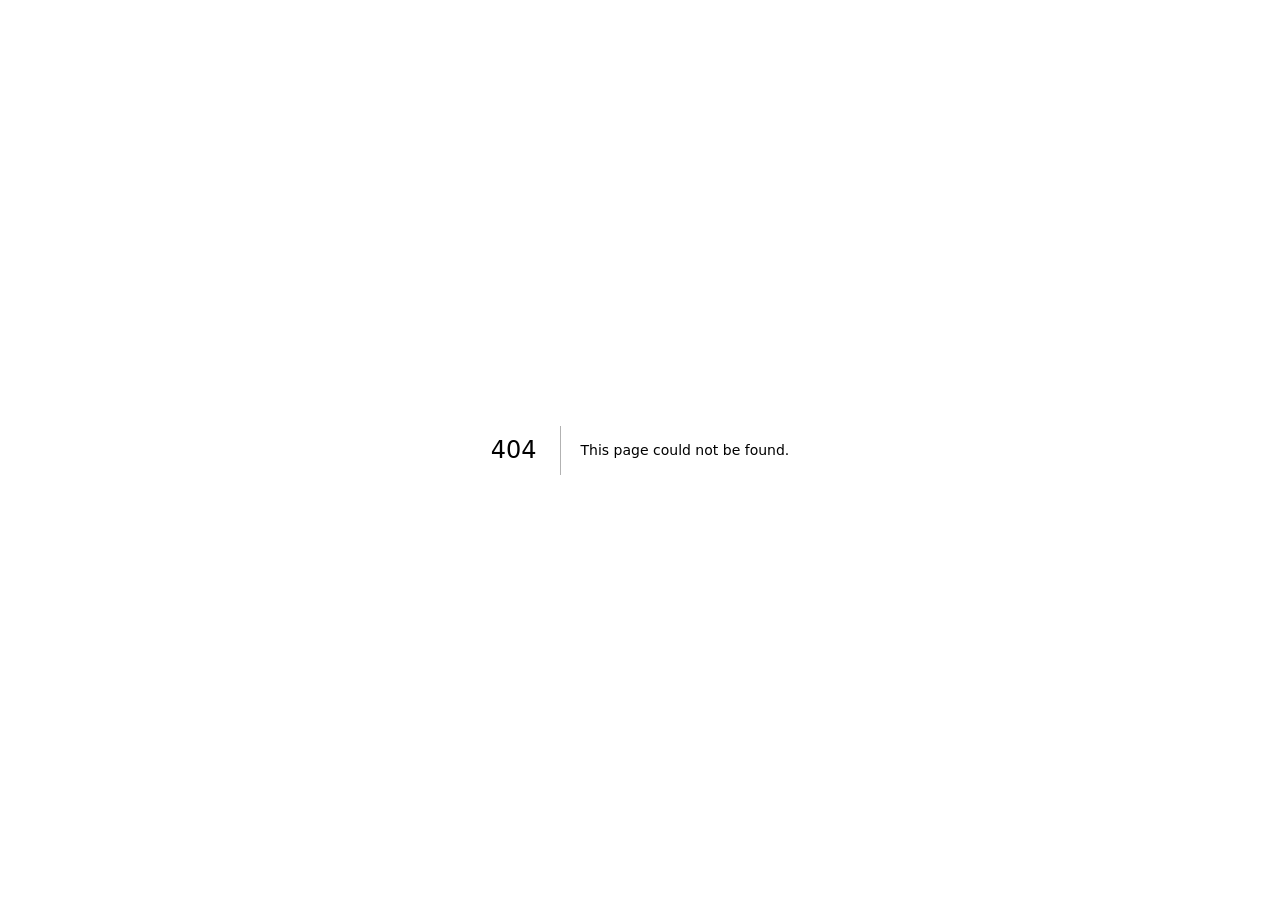
<file: 404/index.html>
<!DOCTYPE html><html lang="en"><head><meta charSet="utf-8"/><meta name="viewport" content="width=device-width, initial-scale=1"/><link rel="preload" href="/_next/static/media/4cf2300e9c8272f7-s.p.woff2" as="font" crossorigin="" type="font/woff2"/><link rel="preload" href="/_next/static/media/93f479601ee12b01-s.p.woff2" as="font" crossorigin="" type="font/woff2"/><link rel="stylesheet" href="/_next/static/css/19ce2ae8a991b155.css" data-precedence="next"/><link rel="preload" as="script" fetchPriority="low" href="/_next/static/chunks/webpack-26a7fb42daa60997.js"/><script src="/_next/static/chunks/784a1605-bbaf7e6101980c08.js" async=""></script><script src="/_next/static/chunks/619-a98f4ea61cb25fe8.js" async=""></script><script src="/_next/static/chunks/main-app-1f5a991ddaf4528d.js" async=""></script><script src="/_next/static/chunks/3621f9d8-c41d87e29eef1076.js" async=""></script><script src="/_next/static/chunks/694-1d6939aec814c84f.js" async=""></script><script src="/_next/static/chunks/853-74a49bc650956044.js" async=""></script><script src="/_next/static/chunks/269-41ee82c3507dcf13.js" async=""></script><script src="/_next/static/chunks/642-608ca45c0dcf5b94.js" async=""></script><script src="/_next/static/chunks/app/page-4c95720971ef4749.js" async=""></script><meta name="robots" content="noindex"/><meta name="next-size-adjust" content=""/><title>404: This page could not be found.</title><title>Huijian Zhao</title><meta name="description" content="Passionate about leveraging technology to solve complex business challenges and delivering user-centric solutions."/><meta name="msapplicationTileImage" content="/web-app-manifest-300x300.png"/><meta name="mobile-web-app-capable" content="yes"/><meta name="apple-mobile-web-app-title" content="Huijian Zhao"/><meta name="apple-mobile-web-app-status-bar-style" content="default"/><link rel="icon" href="/web-app-manifest-192x192.png" sizes="32x32"/><link rel="icon" href="/web-app-manifest-192x192.png" sizes="192x192"/><link rel="icon" href="/web-app-manifest-300x300.png" sizes="300x300"/><link rel="icon" href="/web-app-manifest-512x512.png" sizes="512x512"/><link rel="apple-touch-icon" href="/web-app-manifest-300x300.png"/><script src="/_next/static/chunks/polyfills-42372ed130431b0a.js" noModule=""></script></head><body class="__variable_188709 __variable_9a8899 antialiased"><div style="font-family:system-ui,&quot;Segoe UI&quot;,Roboto,Helvetica,Arial,sans-serif,&quot;Apple Color Emoji&quot;,&quot;Segoe UI Emoji&quot;;height:100vh;text-align:center;display:flex;flex-direction:column;align-items:center;justify-content:center"><div><style>body{color:#000;background:#fff;margin:0}.next-error-h1{border-right:1px solid rgba(0,0,0,.3)}@media (prefers-color-scheme:dark){body{color:#fff;background:#000}.next-error-h1{border-right:1px solid rgba(255,255,255,.3)}}</style><h1 class="next-error-h1" style="display:inline-block;margin:0 20px 0 0;padding:0 23px 0 0;font-size:24px;font-weight:500;vertical-align:top;line-height:49px">404</h1><div style="display:inline-block"><h2 style="font-size:14px;font-weight:400;line-height:49px;margin:0">This page could not be found.</h2></div></div></div><script src="/_next/static/chunks/webpack-26a7fb42daa60997.js" async=""></script><script>(self.__next_f=self.__next_f||[]).push([0])</script><script>self.__next_f.push([1,"1:\"$Sreact.fragment\"\n2:I[76782,[\"448\",\"static/chunks/3621f9d8-c41d87e29eef1076.js\",\"694\",\"static/chunks/694-1d6939aec814c84f.js\",\"853\",\"static/chunks/853-74a49bc650956044.js\",\"269\",\"static/chunks/269-41ee82c3507dcf13.js\",\"642\",\"static/chunks/642-608ca45c0dcf5b94.js\",\"974\",\"static/chunks/app/page-4c95720971ef4749.js\"],\"AuthProvider\"]\n3:I[37365,[],\"\"]\n4:I[99057,[],\"\"]\n5:I[16378,[],\"OutletBoundary\"]\n7:I[16378,[],\"MetadataBoundary\"]\n9:I[16378,[],\"ViewportBoundary\"]\nb:I[86700,[],\"\"]\n:HL[\"/_next/static/media/4cf2300e9c8272f7-s.p.woff2\",\"font\",{\"crossOrigin\":\"\",\"type\":\"font/woff2\"}]\n:HL[\"/_next/static/media/93f479601ee12b01-s.p.woff2\",\"font\",{\"crossOrigin\":\"\",\"type\":\"font/woff2\"}]\n:HL[\"/_next/static/css/19ce2ae8a991b155.css\",\"style\"]\n"])</script><script>self.__next_f.push([1,"0:{\"P\":null,\"b\":\"y_xv__nEMshlFZUtbXCQh\",\"p\":\"\",\"c\":[\"\",\"_not-found\",\"\"],\"i\":false,\"f\":[[[\"\",{\"children\":[\"/_not-found\",{\"children\":[\"__PAGE__\",{}]}]},\"$undefined\",\"$undefined\",true],[\"\",[\"$\",\"$1\",\"c\",{\"children\":[[[\"$\",\"link\",\"0\",{\"rel\":\"stylesheet\",\"href\":\"/_next/static/css/19ce2ae8a991b155.css\",\"precedence\":\"next\",\"crossOrigin\":\"$undefined\",\"nonce\":\"$undefined\"}]],[\"$\",\"html\",null,{\"lang\":\"en\",\"children\":[\"$\",\"body\",null,{\"className\":\"__variable_188709 __variable_9a8899 antialiased\",\"children\":[\"$\",\"$L2\",null,{\"children\":[\"$\",\"$L3\",null,{\"parallelRouterKey\":\"children\",\"segmentPath\":[\"children\"],\"error\":\"$undefined\",\"errorStyles\":\"$undefined\",\"errorScripts\":\"$undefined\",\"template\":[\"$\",\"$L4\",null,{}],\"templateStyles\":\"$undefined\",\"templateScripts\":\"$undefined\",\"notFound\":[[],[[\"$\",\"title\",null,{\"children\":\"404: This page could not be found.\"}],[\"$\",\"div\",null,{\"style\":{\"fontFamily\":\"system-ui,\\\"Segoe UI\\\",Roboto,Helvetica,Arial,sans-serif,\\\"Apple Color Emoji\\\",\\\"Segoe UI Emoji\\\"\",\"height\":\"100vh\",\"textAlign\":\"center\",\"display\":\"flex\",\"flexDirection\":\"column\",\"alignItems\":\"center\",\"justifyContent\":\"center\"},\"children\":[\"$\",\"div\",null,{\"children\":[[\"$\",\"style\",null,{\"dangerouslySetInnerHTML\":{\"__html\":\"body{color:#000;background:#fff;margin:0}.next-error-h1{border-right:1px solid rgba(0,0,0,.3)}@media (prefers-color-scheme:dark){body{color:#fff;background:#000}.next-error-h1{border-right:1px solid rgba(255,255,255,.3)}}\"}}],[\"$\",\"h1\",null,{\"className\":\"next-error-h1\",\"style\":{\"display\":\"inline-block\",\"margin\":\"0 20px 0 0\",\"padding\":\"0 23px 0 0\",\"fontSize\":24,\"fontWeight\":500,\"verticalAlign\":\"top\",\"lineHeight\":\"49px\"},\"children\":404}],[\"$\",\"div\",null,{\"style\":{\"display\":\"inline-block\"},\"children\":[\"$\",\"h2\",null,{\"style\":{\"fontSize\":14,\"fontWeight\":400,\"lineHeight\":\"49px\",\"margin\":0},\"children\":\"This page could not be found.\"}]}]]}]}]]],\"forbidden\":\"$undefined\",\"unauthorized\":\"$undefined\"}]}]}]}]]}],{\"children\":[\"/_not-found\",[\"$\",\"$1\",\"c\",{\"children\":[null,[\"$\",\"$L3\",null,{\"parallelRouterKey\":\"children\",\"segmentPath\":[\"children\",\"/_not-found\",\"children\"],\"error\":\"$undefined\",\"errorStyles\":\"$undefined\",\"errorScripts\":\"$undefined\",\"template\":[\"$\",\"$L4\",null,{}],\"templateStyles\":\"$undefined\",\"templateScripts\":\"$undefined\",\"notFound\":\"$undefined\",\"forbidden\":\"$undefined\",\"unauthorized\":\"$undefined\"}]]}],{\"children\":[\"__PAGE__\",[\"$\",\"$1\",\"c\",{\"children\":[[[\"$\",\"title\",null,{\"children\":\"404: This page could not be found.\"}],[\"$\",\"div\",null,{\"style\":\"$0:f:0:1:1:props:children:1:props:children:props:children:props:children:props:notFound:1:1:props:style\",\"children\":[\"$\",\"div\",null,{\"children\":[[\"$\",\"style\",null,{\"dangerouslySetInnerHTML\":{\"__html\":\"body{color:#000;background:#fff;margin:0}.next-error-h1{border-right:1px solid rgba(0,0,0,.3)}@media (prefers-color-scheme:dark){body{color:#fff;background:#000}.next-error-h1{border-right:1px solid rgba(255,255,255,.3)}}\"}}],[\"$\",\"h1\",null,{\"className\":\"next-error-h1\",\"style\":\"$0:f:0:1:1:props:children:1:props:children:props:children:props:children:props:notFound:1:1:props:children:props:children:1:props:style\",\"children\":404}],[\"$\",\"div\",null,{\"style\":\"$0:f:0:1:1:props:children:1:props:children:props:children:props:children:props:notFound:1:1:props:children:props:children:2:props:style\",\"children\":[\"$\",\"h2\",null,{\"style\":\"$0:f:0:1:1:props:children:1:props:children:props:children:props:children:props:notFound:1:1:props:children:props:children:2:props:children:props:style\",\"children\":\"This page could not be found.\"}]}]]}]}]],null,[\"$\",\"$L5\",null,{\"children\":\"$L6\"}]]}],{},null,false]},null,false]},null,false],[\"$\",\"$1\",\"h\",{\"children\":[[\"$\",\"meta\",null,{\"name\":\"robots\",\"content\":\"noindex\"}],[\"$\",\"$1\",\"_95Sv1prKYCJggsmYaBiO\",{\"children\":[[\"$\",\"$L7\",null,{\"children\":\"$L8\"}],[\"$\",\"$L9\",null,{\"children\":\"$La\"}],[\"$\",\"meta\",null,{\"name\":\"next-size-adjust\",\"content\":\"\"}]]}]]}],false]],\"m\":\"$undefined\",\"G\":[\"$b\",\"$undefined\"],\"s\":false,\"S\":true}\n"])</script><script>self.__next_f.push([1,"a:[[\"$\",\"meta\",\"0\",{\"name\":\"viewport\",\"content\":\"width=device-width, initial-scale=1\"}]]\n8:[[\"$\",\"meta\",\"0\",{\"charSet\":\"utf-8\"}],[\"$\",\"title\",\"1\",{\"children\":\"Huijian Zhao\"}],[\"$\",\"meta\",\"2\",{\"name\":\"description\",\"content\":\"Passionate about leveraging technology to solve complex business challenges and delivering user-centric solutions.\"}],[\"$\",\"meta\",\"3\",{\"name\":\"msapplicationTileImage\",\"content\":\"/web-app-manifest-300x300.png\"}],[\"$\",\"meta\",\"4\",{\"name\":\"mobile-web-app-capable\",\"content\":\"yes\"}],[\"$\",\"meta\",\"5\",{\"name\":\"apple-mobile-web-app-title\",\"content\":\"Huijian Zhao\"}],[\"$\",\"meta\",\"6\",{\"name\":\"apple-mobile-web-app-status-bar-style\",\"content\":\"default\"}],[\"$\",\"link\",\"7\",{\"rel\":\"icon\",\"href\":\"/web-app-manifest-192x192.png\",\"sizes\":\"32x32\"}],[\"$\",\"link\",\"8\",{\"rel\":\"icon\",\"href\":\"/web-app-manifest-192x192.png\",\"sizes\":\"192x192\"}],[\"$\",\"link\",\"9\",{\"rel\":\"icon\",\"href\":\"/web-app-manifest-300x300.png\",\"sizes\":\"300x300\"}],[\"$\",\"link\",\"10\",{\"rel\":\"icon\",\"href\":\"/web-app-manifest-512x512.png\",\"sizes\":\"512x512\"}],[\"$\",\"link\",\"11\",{\"rel\":\"apple-touch-icon\",\"href\":\"/web-app-manifest-300x300.png\"}]]\n"])</script><script>self.__next_f.push([1,"6:null\n"])</script></body></html>
</file>
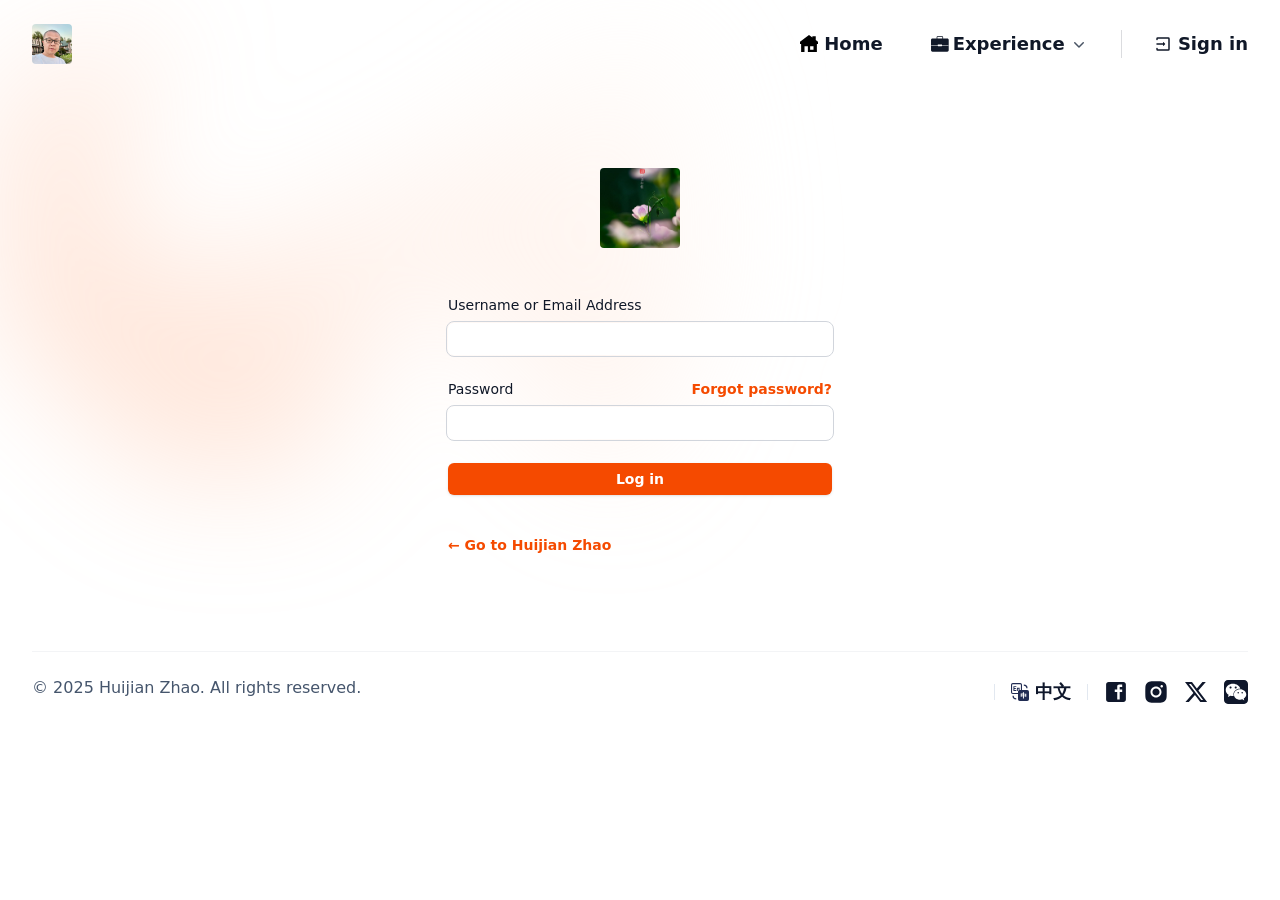
<file: login/index.html>
<!DOCTYPE html><html lang="en"><head><meta charSet="utf-8"/><meta name="viewport" content="width=device-width, initial-scale=1"/><link rel="preload" href="/_next/static/media/4cf2300e9c8272f7-s.p.woff2" as="font" crossorigin="" type="font/woff2"/><link rel="preload" href="/_next/static/media/93f479601ee12b01-s.p.woff2" as="font" crossorigin="" type="font/woff2"/><link rel="stylesheet" href="/_next/static/css/19ce2ae8a991b155.css" data-precedence="next"/><link rel="preload" as="script" fetchPriority="low" href="/_next/static/chunks/webpack-26a7fb42daa60997.js"/><script src="/_next/static/chunks/784a1605-bbaf7e6101980c08.js" async=""></script><script src="/_next/static/chunks/619-a98f4ea61cb25fe8.js" async=""></script><script src="/_next/static/chunks/main-app-1f5a991ddaf4528d.js" async=""></script><script src="/_next/static/chunks/3621f9d8-c41d87e29eef1076.js" async=""></script><script src="/_next/static/chunks/694-1d6939aec814c84f.js" async=""></script><script src="/_next/static/chunks/853-74a49bc650956044.js" async=""></script><script src="/_next/static/chunks/269-41ee82c3507dcf13.js" async=""></script><script src="/_next/static/chunks/642-608ca45c0dcf5b94.js" async=""></script><script src="/_next/static/chunks/app/page-4c95720971ef4749.js" async=""></script><script src="/_next/static/chunks/167-4c9b16bca1f010b4.js" async=""></script><script src="/_next/static/chunks/app/login/page-00be3ef26654e59b.js" async=""></script><meta name="next-size-adjust" content=""/><title>Huijian Zhao</title><meta name="description" content="Passionate about leveraging technology to solve complex business challenges and delivering user-centric solutions."/><meta name="msapplicationTileImage" content="/web-app-manifest-300x300.png"/><meta name="mobile-web-app-capable" content="yes"/><meta name="apple-mobile-web-app-title" content="Huijian Zhao"/><meta name="apple-mobile-web-app-status-bar-style" content="default"/><link rel="icon" href="/web-app-manifest-192x192.png" sizes="32x32"/><link rel="icon" href="/web-app-manifest-192x192.png" sizes="192x192"/><link rel="icon" href="/web-app-manifest-300x300.png" sizes="300x300"/><link rel="icon" href="/web-app-manifest-512x512.png" sizes="512x512"/><link rel="apple-touch-icon" href="/web-app-manifest-300x300.png"/><script src="/_next/static/chunks/polyfills-42372ed130431b0a.js" noModule=""></script></head><body class="__variable_188709 __variable_9a8899 antialiased"><div class="fixed inset-0 flex items-center justify-center bg-white z-50"><div class="animate-spin rounded-full h-16 w-16 border-t-4 border-orange-500 border-opacity-75"></div></div><script src="/_next/static/chunks/webpack-26a7fb42daa60997.js" async=""></script><script>(self.__next_f=self.__next_f||[]).push([0])</script><script>self.__next_f.push([1,"1:\"$Sreact.fragment\"\n2:I[76782,[\"448\",\"static/chunks/3621f9d8-c41d87e29eef1076.js\",\"694\",\"static/chunks/694-1d6939aec814c84f.js\",\"853\",\"static/chunks/853-74a49bc650956044.js\",\"269\",\"static/chunks/269-41ee82c3507dcf13.js\",\"642\",\"static/chunks/642-608ca45c0dcf5b94.js\",\"974\",\"static/chunks/app/page-4c95720971ef4749.js\"],\"AuthProvider\"]\n3:I[37365,[],\"\"]\n4:I[99057,[],\"\"]\n5:I[13244,[],\"ClientPageRoot\"]\n6:I[12107,[\"448\",\"static/chunks/3621f9d8-c41d87e29eef1076.js\",\"694\",\"static/chunks/694-1d6939aec814c84f.js\",\"853\",\"static/chunks/853-74a49bc650956044.js\",\"167\",\"static/chunks/167-4c9b16bca1f010b4.js\",\"642\",\"static/chunks/642-608ca45c0dcf5b94.js\",\"520\",\"static/chunks/app/login/page-00be3ef26654e59b.js\"],\"default\"]\n9:I[16378,[],\"OutletBoundary\"]\nb:I[16378,[],\"MetadataBoundary\"]\nd:I[16378,[],\"ViewportBoundary\"]\nf:I[86700,[],\"\"]\n:HL[\"/_next/static/media/4cf2300e9c8272f7-s.p.woff2\",\"font\",{\"crossOrigin\":\"\",\"type\":\"font/woff2\"}]\n:HL[\"/_next/static/media/93f479601ee12b01-s.p.woff2\",\"font\",{\"crossOrigin\":\"\",\"type\":\"font/woff2\"}]\n:HL[\"/_next/static/css/19ce2ae8a991b155.css\",\"style\"]\n"])</script><script>self.__next_f.push([1,"0:{\"P\":null,\"b\":\"y_xv__nEMshlFZUtbXCQh\",\"p\":\"\",\"c\":[\"\",\"login\",\"\"],\"i\":false,\"f\":[[[\"\",{\"children\":[\"login\",{\"children\":[\"__PAGE__\",{}]}]},\"$undefined\",\"$undefined\",true],[\"\",[\"$\",\"$1\",\"c\",{\"children\":[[[\"$\",\"link\",\"0\",{\"rel\":\"stylesheet\",\"href\":\"/_next/static/css/19ce2ae8a991b155.css\",\"precedence\":\"next\",\"crossOrigin\":\"$undefined\",\"nonce\":\"$undefined\"}]],[\"$\",\"html\",null,{\"lang\":\"en\",\"children\":[\"$\",\"body\",null,{\"className\":\"__variable_188709 __variable_9a8899 antialiased\",\"children\":[\"$\",\"$L2\",null,{\"children\":[\"$\",\"$L3\",null,{\"parallelRouterKey\":\"children\",\"segmentPath\":[\"children\"],\"error\":\"$undefined\",\"errorStyles\":\"$undefined\",\"errorScripts\":\"$undefined\",\"template\":[\"$\",\"$L4\",null,{}],\"templateStyles\":\"$undefined\",\"templateScripts\":\"$undefined\",\"notFound\":[[],[[\"$\",\"title\",null,{\"children\":\"404: This page could not be found.\"}],[\"$\",\"div\",null,{\"style\":{\"fontFamily\":\"system-ui,\\\"Segoe UI\\\",Roboto,Helvetica,Arial,sans-serif,\\\"Apple Color Emoji\\\",\\\"Segoe UI Emoji\\\"\",\"height\":\"100vh\",\"textAlign\":\"center\",\"display\":\"flex\",\"flexDirection\":\"column\",\"alignItems\":\"center\",\"justifyContent\":\"center\"},\"children\":[\"$\",\"div\",null,{\"children\":[[\"$\",\"style\",null,{\"dangerouslySetInnerHTML\":{\"__html\":\"body{color:#000;background:#fff;margin:0}.next-error-h1{border-right:1px solid rgba(0,0,0,.3)}@media (prefers-color-scheme:dark){body{color:#fff;background:#000}.next-error-h1{border-right:1px solid rgba(255,255,255,.3)}}\"}}],[\"$\",\"h1\",null,{\"className\":\"next-error-h1\",\"style\":{\"display\":\"inline-block\",\"margin\":\"0 20px 0 0\",\"padding\":\"0 23px 0 0\",\"fontSize\":24,\"fontWeight\":500,\"verticalAlign\":\"top\",\"lineHeight\":\"49px\"},\"children\":404}],[\"$\",\"div\",null,{\"style\":{\"display\":\"inline-block\"},\"children\":[\"$\",\"h2\",null,{\"style\":{\"fontSize\":14,\"fontWeight\":400,\"lineHeight\":\"49px\",\"margin\":0},\"children\":\"This page could not be found.\"}]}]]}]}]]],\"forbidden\":\"$undefined\",\"unauthorized\":\"$undefined\"}]}]}]}]]}],{\"children\":[\"login\",[\"$\",\"$1\",\"c\",{\"children\":[null,[\"$\",\"$L3\",null,{\"parallelRouterKey\":\"children\",\"segmentPath\":[\"children\",\"login\",\"children\"],\"error\":\"$undefined\",\"errorStyles\":\"$undefined\",\"errorScripts\":\"$undefined\",\"template\":[\"$\",\"$L4\",null,{}],\"templateStyles\":\"$undefined\",\"templateScripts\":\"$undefined\",\"notFound\":\"$undefined\",\"forbidden\":\"$undefined\",\"unauthorized\":\"$undefined\"}]]}],{\"children\":[\"__PAGE__\",[\"$\",\"$1\",\"c\",{\"children\":[[\"$\",\"$L5\",null,{\"Component\":\"$6\",\"searchParams\":{},\"params\":{},\"promises\":[\"$@7\",\"$@8\"]}],null,[\"$\",\"$L9\",null,{\"children\":\"$La\"}]]}],{},null,false]},null,false]},null,false],[\"$\",\"$1\",\"h\",{\"children\":[null,[\"$\",\"$1\",\"3kcqkk0CojoVFjxRT1npo\",{\"children\":[[\"$\",\"$Lb\",null,{\"children\":\"$Lc\"}],[\"$\",\"$Ld\",null,{\"children\":\"$Le\"}],[\"$\",\"meta\",null,{\"name\":\"next-size-adjust\",\"content\":\"\"}]]}]]}],false]],\"m\":\"$undefined\",\"G\":[\"$f\",\"$undefined\"],\"s\":false,\"S\":true}\n"])</script><script>self.__next_f.push([1,"7:{}\n8:{}\n"])</script><script>self.__next_f.push([1,"e:[[\"$\",\"meta\",\"0\",{\"name\":\"viewport\",\"content\":\"width=device-width, initial-scale=1\"}]]\nc:[[\"$\",\"meta\",\"0\",{\"charSet\":\"utf-8\"}],[\"$\",\"title\",\"1\",{\"children\":\"Huijian Zhao\"}],[\"$\",\"meta\",\"2\",{\"name\":\"description\",\"content\":\"Passionate about leveraging technology to solve complex business challenges and delivering user-centric solutions.\"}],[\"$\",\"meta\",\"3\",{\"name\":\"msapplicationTileImage\",\"content\":\"/web-app-manifest-300x300.png\"}],[\"$\",\"meta\",\"4\",{\"name\":\"mobile-web-app-capable\",\"content\":\"yes\"}],[\"$\",\"meta\",\"5\",{\"name\":\"apple-mobile-web-app-title\",\"content\":\"Huijian Zhao\"}],[\"$\",\"meta\",\"6\",{\"name\":\"apple-mobile-web-app-status-bar-style\",\"content\":\"default\"}],[\"$\",\"link\",\"7\",{\"rel\":\"icon\",\"href\":\"/web-app-manifest-192x192.png\",\"sizes\":\"32x32\"}],[\"$\",\"link\",\"8\",{\"rel\":\"icon\",\"href\":\"/web-app-manifest-192x192.png\",\"sizes\":\"192x192\"}],[\"$\",\"link\",\"9\",{\"rel\":\"icon\",\"href\":\"/web-app-manifest-300x300.png\",\"sizes\":\"300x300\"}],[\"$\",\"link\",\"10\",{\"rel\":\"icon\",\"href\":\"/web-app-manifest-512x512.png\",\"sizes\":\"512x512\"}],[\"$\",\"link\",\"11\",{\"rel\":\"apple-touch-icon\",\"href\":\"/web-app-manifest-300x300.png\"}]]\n"])</script><script>self.__next_f.push([1,"a:null\n"])</script></body></html>
</file>
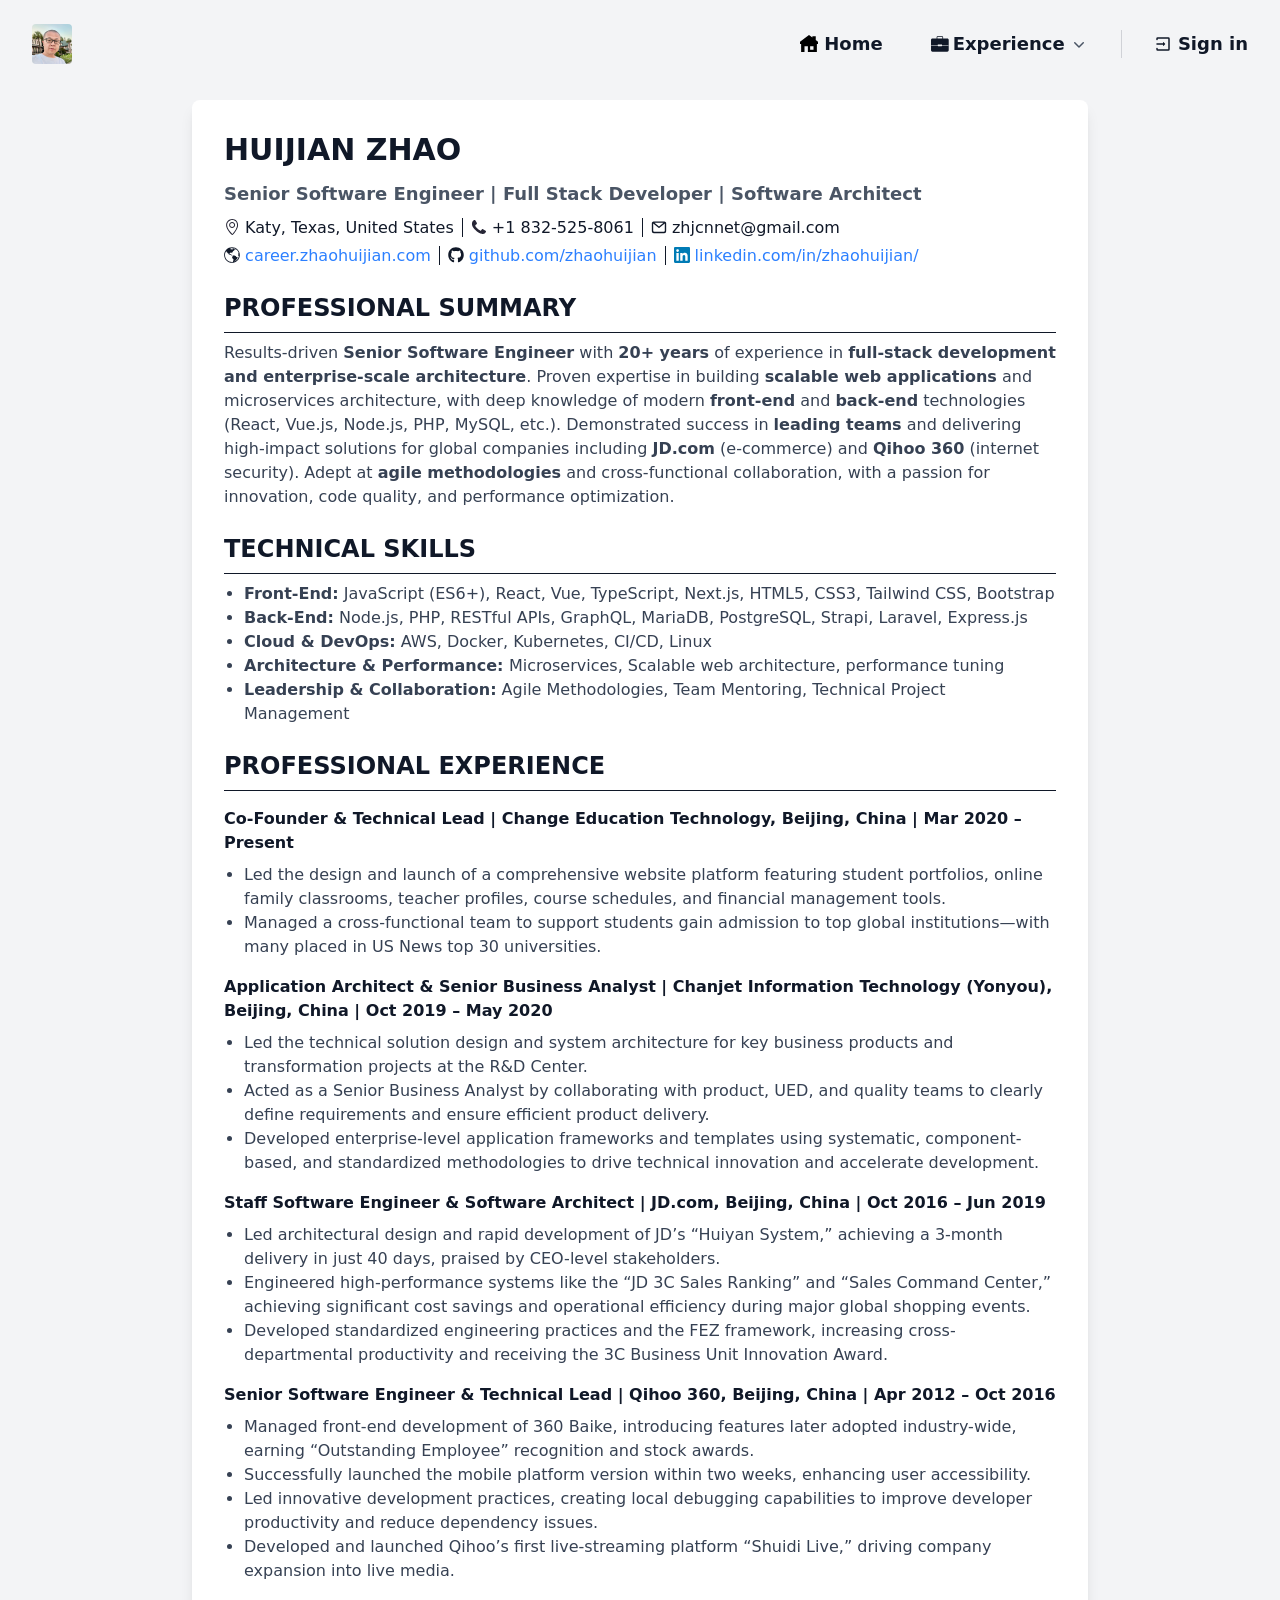
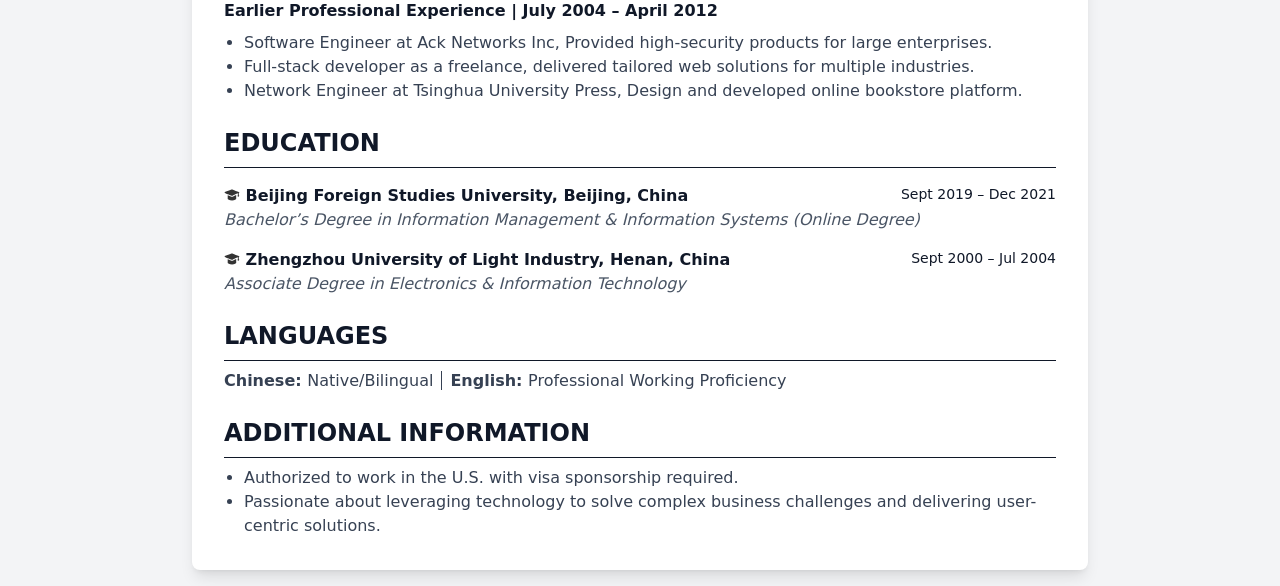
<file: resume/index.html>
<!DOCTYPE html><html lang="en"><head><meta charSet="utf-8"/><meta name="viewport" content="width=device-width, initial-scale=1"/><link rel="preload" href="/_next/static/media/4cf2300e9c8272f7-s.p.woff2" as="font" crossorigin="" type="font/woff2"/><link rel="preload" href="/_next/static/media/93f479601ee12b01-s.p.woff2" as="font" crossorigin="" type="font/woff2"/><link rel="preload" as="image" href="/huijian-logo.jpeg"/><link rel="stylesheet" href="/_next/static/css/19ce2ae8a991b155.css" data-precedence="next"/><link rel="preload" as="script" fetchPriority="low" href="/_next/static/chunks/webpack-26a7fb42daa60997.js"/><script src="/_next/static/chunks/784a1605-bbaf7e6101980c08.js" async=""></script><script src="/_next/static/chunks/619-a98f4ea61cb25fe8.js" async=""></script><script src="/_next/static/chunks/main-app-1f5a991ddaf4528d.js" async=""></script><script src="/_next/static/chunks/3621f9d8-c41d87e29eef1076.js" async=""></script><script src="/_next/static/chunks/694-1d6939aec814c84f.js" async=""></script><script src="/_next/static/chunks/853-74a49bc650956044.js" async=""></script><script src="/_next/static/chunks/269-41ee82c3507dcf13.js" async=""></script><script src="/_next/static/chunks/642-608ca45c0dcf5b94.js" async=""></script><script src="/_next/static/chunks/app/page-4c95720971ef4749.js" async=""></script><script src="/_next/static/chunks/app/resume/page-0bd25752d84d5adf.js" async=""></script><meta name="next-size-adjust" content=""/><title>Huijian Zhao</title><meta name="description" content="Passionate about leveraging technology to solve complex business challenges and delivering user-centric solutions."/><meta name="msapplicationTileImage" content="/web-app-manifest-300x300.png"/><meta name="mobile-web-app-capable" content="yes"/><meta name="apple-mobile-web-app-title" content="Huijian Zhao"/><meta name="apple-mobile-web-app-status-bar-style" content="default"/><link rel="icon" href="/web-app-manifest-192x192.png" sizes="32x32"/><link rel="icon" href="/web-app-manifest-192x192.png" sizes="192x192"/><link rel="icon" href="/web-app-manifest-300x300.png" sizes="300x300"/><link rel="icon" href="/web-app-manifest-512x512.png" sizes="512x512"/><link rel="apple-touch-icon" href="/web-app-manifest-300x300.png"/><script src="/_next/static/chunks/polyfills-42372ed130431b0a.js" noModule=""></script></head><body class="__variable_188709 __variable_9a8899 antialiased"><div class="bg-white"><header class="absolute inset-x-0 top-0 z-5"><nav class="mx-auto flex max-w-7xl items-center justify-between p-6 lg:px-8" aria-label="Global"><div class="flex lg:flex-1 lg:items-center lg:gap-x-8"><a class="-m-1.5 p-1.5" href="/"><span class="sr-only">Huijian Zhao</span><img class="h-10 w-auto rounded-sm" src="/huijian-logo.jpeg" alt="Huijian"/></a></div><div class="flex lg:hidden"><button type="button" class="-m-2.5 inline-flex items-center justify-center rounded-md p-2.5 text-gray-700"><span class="sr-only">Open main menu</span><svg xmlns="http://www.w3.org/2000/svg" fill="none" viewBox="0 0 24 24" stroke-width="1.5" stroke="currentColor" aria-hidden="true" data-slot="icon" class="size-6"><path stroke-linecap="round" stroke-linejoin="round" d="M3.75 6.75h16.5M3.75 12h16.5m-16.5 5.25h16.5"></path></svg></button></div><div class="hidden lg:flex lg:gap-x-12"><a class="text-lg font-semibold text-gray-900 hover:text-orange-500" href="/"><svg xmlns="http://www.w3.org/2000/svg" width="1em" height="1em" fill="currentColor" viewBox="0 0 16 16" class="inline-block align-[-0.15em] "><path fill="#000" fill-rule="evenodd" d="M8 0 0 6v2h1v7h3v-5h3v5h8V8h1V6l-2-1.5V1h-3v1.25zm1 10h3v3H9z" clip-rule="evenodd"></path></svg> <!-- -->Home</a><div class="group relative" data-headlessui-state=""><div><button class="flex items-center gap-x-1 text-lg font-semibold text-gray-900 focus:outline-none hover:text-orange-500 transition duration-700 ease-in-out cursor-pointer" type="button" aria-expanded="false" data-headlessui-state=""><svg xmlns="http://www.w3.org/2000/svg" width="1em" height="1em" class="inline-block align-[-0.15em] " viewBox="0 0 1039 1024" fill="currentColor"><path d="M941.738 201.706H698.612v-76.764c0-31.113-26.958-56.452-60.023-56.452H385.41c-33.106 0-60.064 25.339-60.064 56.452v76.764H82.22c-44.696 0-80.918 34.394-80.918 76.804v600.152c0 42.41 36.222 76.847 80.918 76.847h859.518c44.737 0 80.917-34.435 80.917-76.847V278.51c0-42.41-36.18-76.804-80.917-76.804m-574.19-76.763c0-9.263 8.018-16.782 17.862-16.782h253.18c9.802 0 17.819 7.519 17.819 16.782v74.686h-288.86zm636.499 478.069H637.343v15.369c0 10.384-8.93 18.775-19.98 18.775h-206.78c-11.05 0-19.98-8.39-19.98-18.775v-15.37H10.273v-35.184h380.328v-15.244c0-10.426 8.932-18.817 19.98-18.817h206.78c11.05 0 19.98 8.39 19.98 18.817v15.244h366.705z"></path></svg> <!-- -->Experience<svg xmlns="http://www.w3.org/2000/svg" viewBox="0 0 20 20" fill="currentColor" aria-hidden="true" data-slot="icon" class="size-5 flex-none text-gray-600 group-data-[open]:rotate-180 transition duration-300"><path fill-rule="evenodd" d="M5.22 8.22a.75.75 0 0 1 1.06 0L10 11.94l3.72-3.72a.75.75 0 1 1 1.06 1.06l-4.25 4.25a.75.75 0 0 1-1.06 0L5.22 9.28a.75.75 0 0 1 0-1.06Z" clip-rule="evenodd"></path></svg></button></div></div><span hidden="" style="position:fixed;top:1px;left:1px;width:1px;height:0;padding:0;margin:-1px;overflow:hidden;clip:rect(0, 0, 0, 0);white-space:nowrap;border-width:0;display:none"></span></div><span hidden="" style="position:fixed;top:1px;left:1px;width:1px;height:0;padding:0;margin:-1px;overflow:hidden;clip:rect(0, 0, 0, 0);white-space:nowrap;border-width:0;display:none"></span><div class="hidden text-lg font-semibold lg:ml-8 lg:flex lg:items-center lg:border-l lg:border-slate-900/15 lg:pl-8"></div></nav><span hidden="" style="position:fixed;top:1px;left:1px;width:1px;height:0;padding:0;margin:-1px;overflow:hidden;clip:rect(0, 0, 0, 0);white-space:nowrap;border-width:0;display:none"></span></header></div><div class="bg-gray-100 text-gray-900 relative isolate px-3 lg:pt-15 py-4 lg:px-8"><div class="max-w-4xl mx-auto bg-white shadow-lg rounded-lg p-3 lg:mt-10 lg:p-8"><header class="text-left"><h1 class="text-3xl font-bold pl-15 lg:pl-0">HUIJIAN ZHAO</h1><p class="text-base md:text-lg font-semibold text-gray-600 mt-3">Senior Software Engineer | Full Stack Developer | Software Architect</p><ul class="mt-2"><li class="md:inline"><svg xmlns="http://www.w3.org/2000/svg" width="1em" height="1em" class="inline-block align-[-0.15em] " viewBox="0 0 1024 1024" fill="currentColor"><path fill="#272636" d="M521.841 4.001c-208.765 0-385.596 177.824-385.596 388.456 0 220.577 204.93 446.145 342.779 604.678.529.64 22.799 25.364 50.261 25.364h2.423c27.448 0 49.578-24.725 50.137-25.364 129.366-148.714 318.287-393.924 318.287-604.678.001-210.632-137.913-388.456-378.291-388.456m12.792 950.442c-1.137 1.12-2.735 2.378-4.182 3.39-1.444-1.012-3.062-2.27-4.212-3.39l-16.676-19.146c-130.688-149.928-309.661-355.241-309.661-542.84 0-176.067 147.426-324.814 321.937-324.814 217.348 0 314.635 163.122 314.635 324.814.001 142.419-101.544 331.51-301.841 561.986"></path><path fill="#272636" d="M519.324 196.745c-105.463 0-190.972 85.507-190.972 190.972 0 105.462 85.508 190.973 190.972 190.973 105.462 0 190.971-85.511 190.971-190.973 0-105.465-85.509-190.972-190.971-190.972m0 318.285c-70.201 0-128.777-58.498-128.777-128.712 0-70.201 57.116-127.314 127.314-127.314 70.216 0 127.313 57.114 127.313 127.314.002 70.214-55.635 128.712-125.85 128.712"></path></svg> Katy, Texas, United States</li><li class="md:inline md:border-l md:border-b-black/50 md:pl-2 md:ml-2"><svg xmlns="http://www.w3.org/2000/svg" width="1em" height="1em" class="inline-block align-[-0.15em] " viewBox="0 0 1024 1024" fill="currentColor"><path fill="#272636" d="M954.596 817.598c-7.9 27.203-46.462 143.562-209.685 143.562-11.473 0-184.795 19.046-447.11-233.991C38.232 476.775 62.452 317.676 63.533 281.64c.025-.827.082-1.657.166-2.481 4.835-47.71 17.9-92.078 32.373-117.039 27.746-47.848 82.785-80.335 111.206-91.04s51.957-18.207 73.958 21.09l88.576 144.79c8.63 14.105 15.913 61.49 1.91 75.492-6.371 6.104-25.28 24.377-39.531 35.003q-21.37 15.932-39.532 33.739c-12.097 11.871-17.77 21.651-18.153 29.3-1.072 21.396 35.443 104.039 135.808 204.404 96.027 96.027 178.55 129.896 204.63 135.66 7.462 1.65 17.417-6.041 29.33-18.134 11.913-12.091 23.168-25.249 33.775-39.484q15.907-21.36 35.047-39.49c12.753-12.09 43.456-11.415 57.748-3.135l162.435 94.123c24.812 12.128 36.813 20.315 21.318 73.16 0 0 12.425-42.782 0 0"></path></svg> +1 832-525-8061</li><li class="md:inline md:border-l md:border-b-black/50 md:pl-2 md:ml-2"><svg xmlns="http://www.w3.org/2000/svg" width="1em" height="1em" class="inline-block align-[-0.15em] " viewBox="0 0 1024 1024" fill="currentColor"><path d="M970.56 267.52a86 86 0 0 0 0-10.24v-2.88l-17.92 1.6 15.68-3.84v-3.52A141.4 141.4 0 0 0 960 227.2a128 128 0 0 0-11.2-20.48A123.84 123.84 0 0 0 845.76 152h-668.8a123.84 123.84 0 0 0-102.72 55.36 128 128 0 0 0-11.84 22.72 125 125 0 0 0-6.72 22.72l16 3.2H55.04a82 82 0 0 0-1.6 11.84v512A124.48 124.48 0 0 0 177.6 904h668.8a124.48 124.48 0 0 0 124.16-124.16v-512zM883.2 304v448a64 64 0 0 1-64 64H205.12a64 64 0 0 1-64-64V304a64 64 0 0 1 1.92-16l334.4 267.84 2.56 3.2a48.96 48.96 0 0 0 26.88 11.84h6.08A42.24 42.24 0 0 0 544 559.04L880.96 288a62 62 0 0 1 2.24 16M512 472.96l-290.88-233.6h581.76z"></path></svg> zhjcnnet@gmail.com</li></ul><ul class="mt-1"><li class="md:inline"><svg xmlns="http://www.w3.org/2000/svg" width="1em" height="1em" class="inline-block align-[-0.15em] " viewBox="0 0 1024 1024" fill="currentColor"><path d="M512 9.143C234.715 9.143 9.143 234.713 9.143 512S234.715 1014.857 512 1014.857 1014.857 789.287 1014.857 512 789.287 9.143 512 9.143M512 960C264.965 960 64 759.036 64 512c0-102.607 35.035-197 93.286-272.607-2.428 9.143-7.393 25.786-6.107 30.75 1.75 6.213.786 9.427 2.93 14.856-1.323 1.035-4.179 2.964-3.001 5.142 3.679 7.285 8.108 17.858 13.75 18.429-2.214 11.035 3.572 6.714 7.037 15.928.393 1.822-.465 4.822 1.715 5.715 9.5 2.892 22.715 7.714 27 15.857-.142-.071-.427 0-.57 0 0 .5-.071 1.428-.108 1.93 1.822 6.463 4.036 7.82 6.43 12.642 1.464 3.32 1.179 10.93 4.357 13 4.75 3 9.357 8.678 13.5 14.642 2.394 3.5-4.642 2.643-5.856 2.643 2.929 4.214 9.322 3.214 13.178 7 3.035 2.784 5.215 5.785 8.357 8.892-.072 1.892-.143 5-.18 7.464.536 1.18 1 1.465 2.93 2.5 3.32 2.143 5.785 8.572 11.392 8.678.071.892 4.357 6.036 4.856 6.07.715-.107 2.036-3.285 2.178-4.391-.071-1.75-3.465-7.143-5.965-4.822-5.5-3.5-7.07-10.714-9.214-17.679-2.285-6.07-7.572-8.786-9.678-15.43-1.394-4.821-1.858-7.572-5.786-11.428-2.93-2.856-6.535-2.536-8.536-6.714-2.071-4.608-4.642-8.072-4.571-14 .036-.678.071-2.75.75-3.68 3.392 3.358 8.036 2.894 13.035 4.965 1.893.964 1.429 7.072 4.036 9.643 2.286 2.428 1.428 7.142 4.072 9.786 3.178 3.072 5.823 5.857 9.787 9.607.644-.715.607-.535 3.286-.108-.037 7 8.75 7.214 11.714 12.321 1.285 3.178-.93 5.894 1.642 8.322 2.713 2.642 7.678 3.857 10.858 6.75 6.5 6.357 13.392 15.678 17.071 26.393.393 1.57 2.964 2.822 3.036 6.75.25 3.32-3 4.964-3.178 8.25.142 1.964 2.035 5.857 4.642 5.857 1.536 3.893 10.571 5.928 14.393 9.357.858.57 2.608 1.499 3.465 2.071 4.036 1.787 6.142 1.143 10.465 2.93 4.001 2.143 5.43 5.571 9.821 6.82 3.822.964 5.823-.82 9.322.57 3.643 1.608 13.894 8.465 18 8.68 1.93-.037 5.037-.608 7.429.57 1 .428 3.927 2.642 6.5 2.679 5.607-.072 6.5-5.823 12.358-5.965 1.929 0 4.32.892 7.179 2.393.499.037 1.5 0 1.964 0 8.857 4.107 11.214 16.25 21.571 21 6.643 3.035 10.964 1.607 17.428 4.215 4.215 1.892 7.536 4.821 13.786 5.107 1.679-.072 3.893-1.357 6.25-1.5.464.143 1.5.072 1.964 0 2.106 7.285 7.464 9.714 12.857 14.678 1.179 1.107 3.285 2.323 4.25 5.07 1.641 4.715-1.643 8.573 3.285 11.643.786-.179 2.465.037 3.286-.036-.5-.393-.464-1.964 0-2.642.25-.037 11.25 6.107 12.464 8 .928 1.786 1.142 5.141 5.893 6.25-.108.427 1.143 1.82 1.607 1.75 1.679 0 7.357-1.787 9.822.285 2.607 2.5 5.785 7.892 11.035 7.963 1.93.108 4.25-1.5 4.928-4.5-.464-.25-2.5-1.786-2.608-2.679.251-1.25 9-7.643 11.466-7.715 3.428 0 1.285 6.678 4.964 8.394-.499.857-1.892 2.106-2 2.964.036.678 3.143 1.858 3.642 2.285.214.037.57-.285.787-.321-.143.464-.5 1.393-.536 1.892.071 5.358 5.535 4.144 5.714 10.536-.071 2.93-1.57 4.107-1.679 7.644.143 1.75 1.822 4 1.858 6.43-.036.356 0 1.105 0 1.464-.322.607-1.071 1.75-1.322 2.357 0 .643 1.93 2.57 3.178 2.893-2.214 7.928-10.178 5.785-14 12.392-2.57 4.785-4.856 12.286-13.714 12.608 1.18 13-3.392 18.357-3.536 24.929-.071 4.143.393 9.393 5 9.607 1.678-.071 1.892-1.465 4.821.214-1.536 4.358-7.036 5.643-10.072 10.035-.963.821-3.536 5-3.642 8.465-.037 4.785 4.357 10.57 7.786 13.5 1 .786 3.68.464 4.75 2.143.679 1.5 1.5 5.572 3.68 7.607.857.428 3.072.18 4.072 1.821 2.607 5.142 4.463 8.5 6.607 14.786 2.035 5.678 3.642 11.714 5.964 17.964 1.394 4 5.678 5.678 5.607 9.786 0 3.392-1.394 6.037.963 8.037 5.536 4.785 9.394 7.892 18.036 9.787 4.143 1 5.857 1.57 9.5 4.679 3.214 2.465 6.57 2.106 10.963 3.428 5.607 2.465 9.642 5.287 12.178 11.178.571 2.785 1.251 16.858 1.035 19.215-.356 3.643-3.357 10.143-3.642 13.572-.393 3.25-.536 6.429-.786 10.143-.893 2.249-2.571 6.5-2.68 8.036.037.644-.107 1.357-.142 2.036-.82 7.535-5.535 12.286-6.321 20.642-.18 3.429-3.68 6.644-2.323 10.215-.427 5.357-.678 10.357-1.214 15.285-2.178 4.785-2.642 8.071-4.928 12.785-.499.75-1.786.858-2.642 1.536-1.357 1.394-2.357 3.965-3.642 5.572-2.75 2.642-7 7.25-7.536 11.536-.357 1.465-.25 6.108.715 6.142 0 0 1.322.465 1.393 1.787-.25.57-1.035 1.072-2.821 1.285-1.322 3.25-3.32 4.643-3.608 7.893-.108 2.177-1.214 6.107 1.072 6.107 1.642-.357 2.177-1.357 4.286-2.143.715-.18 1.715-.037 2.428-.214-.036 1.106-.143 1.393-.322 2.465-3.072 4.714-6.07 9.322-9.071 13.928C549 958.501 530.679 960 512 960M468.75 66.178c-.606 1.106-1.464 2.286-3.678 3.714-6.572 4.25-12.179.57-12.287-1.072 0-.356.57-.356.821-.57 5.073-.679 10.037-1.571 15.145-2.072zm167.072 876.035c.464-.393.57-.714 1.143-1.106-1.286 0-2.571-.25-2.286-1.892 2.465-.57 3.072.857 6.286.356.428-.214 2.93-1.106 2.965-2.428.356-1-.858-.465-1.93-1.214-.678.322-2.607 1.428-3.785 1.678-2.106.428-4.392-3.178-4.035-5.606.071-1.072 1-2.286 2.964-2.322 5.25-.964 5.643 1.25 11 .535 1.643-.356 5.678-1.929 6.25-2.856 0-.75.143-.963.357-1.642 2.25-2.607-.715-4.5 3.107-7.108 2.785-2 10.5-1.393 14.714-2.964 6.393-2.393 11.001-2.57 16.18-6.178 2.642-2.286 4.785-3.429 7.643-6.43 1.607-1.322 1.821-2.393 2.286-4.856.75-2.286-3.358-1.072-3.785-3.036-.5-2.713-.143-3.785-1.75-5.07-.858-.465-4.179-.465-3.893-2.323.107-.643 1.499-1.18 2.214-1.285 4-.715 6.678 1 10.035.356 1.642-.285 6.535.536 10.679-.142 11.25-2.323 15.142-11.5 21.215-18.394 5.287-5.643 11.465-10.642 17.035-16.643 2.679-3.107.536 1.393 2.679-1.608v.108c3.32-4.535 6.464-8.18 11.429-11.392 1.071-5.215 1.786-10.858 2.713-16.607.5-3.893-.786.607 3.036-2.714 2.177-2 5.286-2.465 7.643-5.785 5.429-6.857 10.214-5.107 16.929-11.286.644-.715 1-1.93 2.75-2.822 3.357-2.177 6.715-2.678 11.035-3.75 3.786-.678 8.787-4.785 10.643-7.75.607-.786.82-3.32 2.035-4.928 4-5.035 5.464-7.356 9.75-13.143.57-.821 1.892-5.607 2.536-7.644.18-1.75 2.465-4.357 3.68-5.677.392-.608 1.535-1.822 1.535-2.93.679-2.785 4.179-14.965 4.822-19 .893-5.5-2.393-7 1.25-11.392 2.43-2.68 4.786-3.822 7.465-7.573 1.787-2.428 2.571-3.072 4.107-5.429 7.214-11.035 16.858-21.677 19.5-39.535.715-5.25.214-9.964-3.536-10.714-2.785-.499-4.572 1.107-7.465.715-3.392-.857-8.75-6.606-10.57-10.178-2.608-1.071-5.572-2.249-9.93-2.678-2.536.714-5.643 1.642-8.678 2.285-4.464.715-4.75-3.25-10.035-2.893-2.143.322-3.107 2.107-5.43 3.392-.57.108-1.142.072-1.678.18.25-1.93.607-4.107.071-6.393-.356-1.787-2.322-1.18-4.32-2.428-3.073-1.608-11.572-5.857-15.964-5.572-4.358.5-7.464 6.142-10.322 10.642-.57 1.143-2.107 3.357-3.072 3.392-.679.108-1.143-2.143-1.072-2.785-1.892-.071-3.822.465-6.179.5-.25-2.714-1.5-4.5-4.035-5.751-1.18-.357-3.643-.037-3.465-2.68.857-8.178 9.536-18.855 14.142-24.535-.072-2.178-3.072-2.5-4.393-5.107-1.071-3.036-4.072-11.429-4-14.75-4.43-.892-9.642-9.428-14.037-9.499-.464.108-1.179.071-1.642.071.143 0-.036-.427.037-.57-2.608.214-7-1.893-8.929-2.679-2.072.108-4.928.071-7.214.285-7.643-1.106-18.929.25-21.178-7.678-1.214 0-3.822-.678-4.25-1.57-3.642-7.072-5.785-6-11.357-11.358-2.571.25-5.5.143-8.18.214-1.393-3.893.072-7.857-3.964-9.143-4.357-1.214-10.57-2.035-12.714-6.142-.07-.57.072-1.715.037-2.286.75.357 3.571.072 4.5-.678 0 0-5.5-.786-8.393-.715-.75.357-7.18.964-7.536 1.57-2.393 3.5-4.893 3.537-9.5 4.216-1.892.07-6.106-.394-6.07-3.107-5.464.142-11 .142-16.678.214-1.465-.143-3.572-2.215-3.68-5.215-4.463-.787-11.713-2.429-12.893-7.143-1.428-.036-4.143-.108-5.535-.036-.25 3.465 4.714 2.106 5.928 5.535-1.892.142-4.893.142-7.535.071-2.856 1.893-7.75 1.286-8 5.678-.18 3.536 3.465 5.464 3.714 9.106-.108.858-2.072 4.643-3.036 4.786-3.821-.143-5.463-5.715-5.142-8.822-.179-1.963 1.93-7.643 2.965-12.106.963-.037 3.143-1.215 3.214-3.608 0 0-1.642-3.392-2.856-3.537-3.68.286-5.07 4.358-9.25 5.715-8.215 2.357-12.965 3.607-20.858 6.07-4.106 1.357-7 2.036-8.714 6.894-.465 1.75-1.251 6.036-2.965 7.428-1.57.607-4.999 2.106-5.215 5.07-.464.108-1.858 1.035-1.964 1.465.143.428.108 1.357 0 1.787-1.607.643-1.428.464-3.893.07-.643.394-1.786 1.572-2.428 2.036.5-.607 1.679-1.75 2.178-2.322-5.142-3.68-5.572-12.215-15.036-12.535-7.893.108-11.928 5.893-20.572 6.036-5.714-.143-5.464-5.321-9.143-7.108-5.25-2.322-11.856-4.75-12.107-11.607-.036-6.214.18-11.893.037-18.25 2-2.964 2.286-14.643 2.286-17.393.214-1.071 0-3.392 0-4.5-5.823-1.214-7.75-6.179-15.786-6.321-11.537.108-20.287 1.82-31.25 1.82-1.465.072-3.822-1.178-3.965-3.285-.037-.357-.108-1.18 0-1.5 1.536-1.214 5.857-2.964 5.928-5.999-.18-4.928-.108-9.713 0-14.43.644-.107 2-.036 2.642 0-.107.5.072 1.608 0 2.107 2.072-2.964 3.928-4.964 3.928-9.892.108-5.822 5.5-11.036 5.607-15.285a34 34 0 0 0 0-2.714c-1.429.037-6.572-.428-7.536-.57-.929-.536-3.642-1.107-6.572-.93-9 .037-20.5-.25-20.785 8.573-.143 4.5-5.358 8.464-6.929 12-.214.857-2 4.642-4.608 4.784-.929.037-2.642-1.786-6.213-1.786-6.75 0-11.714 4.072-17.964 4.215-1.93-.072-2.642-2.608-5.535-3.571-8.75-2.571-8.536-7.322-14.285-12.786-2.178-2.072-6.464-6.286-7.75-8.643-1.464-2.785.357-4.358-.928-7.108-.57-.821-3.001-3.465-2.537-5.928.18-5.5.18-10.858.143-16.57 1-4.536 3.32-6.322 3.32-11.857.072-1.322-.786-3.358-1.25-4.68-.108-.142-.285-.57-.18-.715.143-.142.716.286.858.108.108-.643-1.536-2.249-1.57-2.93.285-8.749 4.143-16.677 11.465-19.177 3.214-1.286 6.107.929 8.75-1.57 4-3.43 8.356-10.714 17.857-10.965 3.714.071 5.5 2.893 9.072 2.822 1.428-.072 3.428-2.323 4.893-2.358 6.607.037 14 9.643 23.428 5.715-3.965-2.429-1.106-5.142-.607-9.357-1.571.322-1.286.929-4.572 0 5.607-1.715 12.321-1.143 17.571-2.357.037.644 1.57 2.357 2.286 2.322 1.929.072 3.5-2.465 8.179-2.357 7.857-.108 11.25 6.894 17.285 6.75 2.144 0 4.215-3.786 7.18-3.786 14.5.25 10.642 17.608 15.749 27.358 2.642 4.822 5.678 6.429 9.858 10.929 1.821 3.072 1.642 7.214 6.535 7.464 5.572-.036 7.108-5.5 7.108-11.785.036-5.535-2.893-8.214-4.001-11.822.071-.356-.037-1.071 0-1.464-.285-9.465-8.964-12.179-9.251-22 .143-21.392 15.786-22.43 31.036-29.678-.25-.142-.643-.428-.892-.57 1.5-1.214 1.465-2.428 5.392-3.608 1.964-.25 4.179-2.679 7.93-3.286 1.321-.142 2.963-2.178 3.678-3.035-.929-.57-2.785-1.679-3.785-2.072.071-.57-.071-1.642-.036-2.25 2.143-.036 4.32.251 4.893-2.75-1.18-.356-3.144-.499-4.464-2.57 1.214.036 4.144-.858 4.179-3.321-.037-.75.036-2.107-.072-2.785-.499-.285-1.678 0-2.214-.071-1.428-1.322-.037-1.465-.108-4.179-.143-2.856-1.642-7.928-1.821-9.786 0 0-.25-2.536.25-3.643.536 3.001 3.75 6.965 3.68 9.286.07.786.07 2.25.07 3.072.072.393.858 1.642 1.286 1.715.715-.214 6.894-9.929 7-11.25-.18-1.75-2.286-2.855-2.964-5.32.393-.357 1.18-.93 1.536-1.357.428.499 1.536 2.249 2.249 2.286 1.679-.072 7.892-9.5 8.428-11.537 0 0-2.93-2.25-2.893-3.357-.285-.607 1.143-1.465 1.786-1.858.715.108 2.107.18 2.822.393 4.571-.356 7.393.285 11.75-.964-1.57-1.214-4.893-.036-7.75-.285-.82-.071-2.321-.25-3.106-.108 6.214-3.357 16.536-1.428 22.643-5.07.93.892 6.287.499 10.072-.357-.108-.5-.071-1.357-.071-1.858 0 0-2.822 1.642-3.32 1.715-1.429 0-3.25-3.856-3.25-4.964-.715-.18-1.18-1.787-1.322-2.428-.108-10.608 10.642-6.786 15.572-10.822 2.964-1.071 3.178-1.642 6.82-1.465 4.215.322 7.285-1.25 9.286-3.856-.5-.357-1.035-1.428-1.428-1.93 0 0-.037-.643-.214-.749.036-.25 0-.57-.037-.786.5.108 2.25.142 2.964.179 1.428.037 9.18 1.465 11.785.25 2.643-1.535 2.25-4.642 6.644-4.642.356 3.428-.037 3.75 4.679 4.178-6.82-.071-16.858 3.5-16.607 9.143.18 1.964 4.608 6.678 6.321 6.894 1.893-.108 7.357-6.25 13.036-7.644 1.214 0 20.144-5.286 20.464-7.356-.393-2.642-7.465-3.643-9.394-3.785-8.321-.75-21.714-8.715-22.678-15-1.57-.322-4.143-1-6.286-1.143 1.57-1.858 11.679-2.143 11.536-7.285-.607-4.357-9.071-4.463-15.356-4.893-13-.75-18.107 6.179-27.143 6.894 3.607-6.572 9.678-4.107 15.928-8.93 4.001-3.428.57-5.571 6.75-6.857 10.821-2.071 16.963.143 28.106 1.107 14.393 1.285 25.429 7.213 33-1 3.5-3.857 23.787-1 23.357-6.715-.536-4.25-2.679-6.25-5.606-9.072-1.893-.356.75-1.464-2.465-2.929.036-.678-.322-1.428-.286-2.106-5.856 1.499-18.106 2.75-24.857 2.106-.679.108-2.571-.678-2.785-1.035 5.215-1.285 19.608-.644 21.142-3.928 0-.857-2.143-1.464-2.536-2.249-6.607-.322-20.179-3.785-21.108-9.821-.142-.071-.07-.357-.07-.357-6.037-.929-9.893-3.679-13.644-5.785 1.214-.5 3.857-.536 3.714-2.643-.108-1.642-2.75-3.428-2.5-4.928-2.713-.928-11.927-5.107-9.929-8.107 2.286-3.68-9.035-5.607-10.75-10.178-.715-.072-4-1.93-4.965-2.643-1.75.644-6.714 1.787-5.822 3.928 1.679 3.68-3.106 3.928-8.036 5.5-3.32 1.107-5.857 3.643-8.858 3.321-5.036-.464-9.18-6.107-12.608-6.606-4.75-.536-3.072-8.143-4.178-11.857-1.93-4.571-16.214-2.785-17.214-8.643-8.072-1.286-7.18-4.215-15.43-4.715-1.715-.213-4.178-.285-6.321-.393-8.393-.535-13.535-3.536-21.928-3.893-4.393-.25-8.607.644-8.536 3.608.214 1.679 10.679 4.286 1.285 7.393-3.821 1.143 5.5 5.464 6.25 7.786 1.286 5.393-6.857 6.036-10.821 6.678 4.143 3.68 11.928 4.893 15.572 8.18 2.893 2.963 1.25 7.571 1.428 12.999-.214 3.214-17.465 10.5-23.643 11.249 10.858 3.679 6.965 13.178 11.214 16.786-.963 1-4.215 4.965-4.5 6.82-3.785.215-6.965 1.107-10-.464-7.786-4.072-19.036-11.178-19.358-16.214-.213-5.392.072-9.82-8.643-12.893-6.464-1.357-12.857-2.25-19.286-3.215-11.465-4.286-23.786-7.285-37.358-9.82-1.892-.465-9.214-3.036-13.5-3.073-4.608.18-6.715 2.714-11.215 2.68-.179-3.857-4.357-12.43-11-12.572-3.072.179-4.464 1.464-7.501 1.857 1.106-1.786 0-2.678.322-7.142.285-6.572 4.5-12.357 11.57-16.143 2.466-1.82 7.715-7.25 9.965-7.82 5.036-.964 9.678 2.214 9.892-1.465-.071-2.5-11.107-2.107-15.179-3.143 2.143.321-6.606-2.68 17.5.643 6.286.465 2.5-3.178 6.036-3.286 1.75-.108 4.178-.179 6.429-.071 7.25-.108 10.893-3.785 15.572-5.535 0-.786.037-1.393.037-2.178-10-1.214-19.608-.25-24.072-4.392 1.429-.108 3.786-.214 5.215-.071 3.75.82 7.357 3 13 3.106 4.714-.179 15.07-1 15.356-2.642-.108-2.75-.715-3.856-1.285-4.32 5.714.284 8.036 2.75 11.927 2.892 3.215-.214 6.287.214 9.68.18-1.323-.716-.394-3.287 3.464-.645 2.072 1.465 16.214-4.32 16.536-6.178-.25-1.357-6.572-2.643-6.75-3.571.037-.715-1.464-1.787-.036-3.001 3.255-.086 6.433-.514 9.719-.514 11.465 0 22.715.858 33.93 1.715.284.072 1.427 1.286 2.356 1.5 3.68 0 5.25-1.035 8.821-.75 5.786.678 23.821 7.356 24.428 10.394.18 1.786-5.358 3.5-7.857 4.5-1.858.25-6.894-.787-6.857 1.214.036 1.035 4.143 2.357 5.286 2.856-3.465.5-10.072.858-12.571.75-4.321-.322-8.072-.644-12.215-.787-3.965-.427-11.144 1.286-11.25 2.608.25 1.787 9.251 3.822 12.535 4.072 3.429.357 5-1.322 8.465-1.285 2.106.214 1.964.929 4.893 1.18 2.106.213 4.178-.716 5.535-1.394 8.393 2.607 13.036 5.142 22.535 7.82-4.215 3.608 12.286 5.071 19.321 7.25 7.322 2.466 12.178 2.5 20.571 4.965.679.322 1.75 1.716 2.965 1.822.928.071 2.57-.286 2.536-1.214-.893-3.466-16.072-7.573-21.142-10.785 1.106.464 2.964.356 4.178.464 3.178 2 20.857 7.036 26.035 7.786 1-1.393 3.465-3.035 3.358-4.32-.322-1.394-5.108-2.5-5.216-3.393a13.3 13.3 0 0 1-.321-2.393c-1.357.07-3.286-.394-4.608-.57-.821-2.107-2.429-1.072-7.786-2.323-1.75-.786-5.786-3.608-6.536-5.179-1.035-.142-2.536-.25-3.57-.428 0-.643-.038-1.142-.215-1.75.929.394 2.428.571 4.072.465-.142-.5-.036-.858-.179-1.357-2.143-.214-2.93-.142-5.464-.857.18-.143 3.537-.858 5.25-.679 13.358 1.679 14.536 9.357 28 11.32 3 .286 3.106-1.356 2.963-2.784 5.108.536 5.643-.214 5.572-.57-.143-.571-.285-.93-.285-1.5 2.785.428 5.822.536 6.75-.428 10.356 3.857 20.607 7.929 30.606 12.5a6.4 6.4 0 0 0 2.214 1.035c5.43 2.536 10.822 5.107 16.143 7.821-1.715-.644-3.392-1.322-5.287-1.715-2-.57-1.892-.607-4.107-.93 1.465 2.5 13.036 5.966 21.179 8.5 1.25.715 2.357 1.5 3.608 2.214-1.428 1.5-3.358 2.072-4.001 4.464-3.358-1.536-3.286-1.393-6.322-1.25.072 0 .037.142.037.142-4.392.786-5.036 2.428-7.857 3.856.142.964.285 1.536.57 2.429 1.536-.072 2.964.356 4.68.963-.429 1.394-1.965.964-1.68 2.215.571 2.893 7.251 5.32 9.107 7.786.964 1.106 2.214 3.608 3.178 4.107 4.358 2 4.5-.715 8.607 2.143-1.786.393-3.32-.108-2.964 1.357.678 3.5 10.035 12.286 15.25 15.07.57.5.787 1.75 2.143 2.643 4.144 1.858 5.786 1.821 8.143 4.857 2.608.57 5.857-.072 8.929.643 5.535 1.536 6.287 6.18 11.608 7.715 1.393.071 1.536-.356 4.035.25.357.822 1.357 1.251 2.822 1.822 5.572 1.25 1.607-4.928 6.036-5-.786-1.285-1.143-4.286-1.642-6.07-.786-2.893 5.392-2 7.108-3.608 63.928 53.286 112.643 124.072 139.143 204.857-.214.25-.536.356-.715.607-6.75 12.535-11.893 26.785-15.715 42.858-1.57 5.965-10.428 10.57-10.178 19.25 2.68 16.392 12 29.75 12.107 48.356.286 10.5-7.427 30.178-17.035 35.214 2.323 5.823 9.608 13.678 10.107 19.572-.25 3.536 1.18 6.893 1.285 13.25-.82-.037-.285.036-1.142.036 2.642 2.785 2.57 3.107 4.928 5.572.07 1.57 18.285 19.821 21.141 21.822 5 4.893 7.143 10.679 9.429 17.071-31.816 166.07-155.458 299.57-315.96 345.854zm11.072-857.356c-.57-.072-.715.036-1.428-.072-1.536-.25-2.5-.82-3.466-1.393 1.643.464 3.286.929 4.894 1.465"></path></svg> <a href="https://career.zhaohuijian.com" class="text-blue-500">career.zhaohuijian.com</a></li><li class="md:inline md:border-l md:border-b-black/50 md:pl-2 md:ml-2"><svg xmlns="http://www.w3.org/2000/svg" width="1em" height="1em" class="inline-block align-[-0.15em] " viewBox="0 0 1024 1024" fill="currentColor"><path d="M347.8 794.8c0 4-4.6 7.2-10.4 7.2-6.6.6-11.2-2.6-11.2-7.2 0-4 4.6-7.2 10.4-7.2 6-.6 11.2 2.6 11.2 7.2m-62.2-9c-1.4 4 2.6 8.6 8.6 9.8 5.2 2 11.2 0 12.4-4s-2.6-8.6-8.6-10.4c-5.2-1.4-11 .6-12.4 4.6m88.4-3.4c-5.8 1.4-9.8 5.2-9.2 9.8.6 4 5.8 6.6 11.8 5.2 5.8-1.4 9.8-5.2 9.2-9.2-.6-3.8-6-6.4-11.8-5.8M505.6 16C228.2 16 16 226.6 16 504c0 221.8 139.6 411.6 339 478.4 25.6 4.6 34.6-11.2 34.6-24.2 0-12.4-.6-80.8-.6-122.8 0 0-140 30-169.4-59.6 0 0-22.8-58.2-55.6-73.2 0 0-45.8-31.4 3.2-30.8 0 0 49.8 4 77.2 51.6 43.8 77.2 117.2 55 145.8 41.8 4.6-32 17.6-54.2 32-67.4-111.8-12.4-224.6-28.6-224.6-221 0-55 15.2-82.6 47.2-117.8-5.2-13-22.2-66.6 5.2-135.8 41.8-13 138 54 138 54 40-11.2 83-17 125.6-17s85.6 5.8 125.6 17c0 0 96.2-67.2 138-54 27.4 69.4 10.4 122.8 5.2 135.8 32 35.4 51.6 63 51.6 117.8 0 193-117.8 208.4-229.6 221 18.4 15.8 34 45.8 34 92.8 0 67.4-.6 150.8-.6 167.2 0 13 9.2 28.8 34.6 24.2 200-66.4 335.6-256.2 335.6-478 0-277.4-225-488-502.4-488M210.4 705.8c-2.6 2-2 6.6 1.4 10.4 3.2 3.2 7.8 4.6 10.4 2 2.6-2 2-6.6-1.4-10.4-3.2-3.2-7.8-4.6-10.4-2m-21.6-16.2c-1.4 2.6.6 5.8 4.6 7.8 3.2 2 7.2 1.4 8.6-1.4 1.4-2.6-.6-5.8-4.6-7.8-4-1.2-7.2-.6-8.6 1.4m64.8 71.2c-3.2 2.6-2 8.6 2.6 12.4 4.6 4.6 10.4 5.2 13 2 2.6-2.6 1.4-8.6-2.6-12.4-4.4-4.6-10.4-5.2-13-2m-22.8-29.4c-3.2 2-3.2 7.2 0 11.8s8.6 6.6 11.2 4.6c3.2-2.6 3.2-7.8 0-12.4-2.8-4.6-8-6.6-11.2-4"></path></svg> <a href="https://www.github.com/zhaohuijian" class="text-blue-500">github.com/zhaohuijian</a></li><li class="md:inline md:border-l md:border-b-black/50 md:pl-2 md:ml-2"><svg xmlns="http://www.w3.org/2000/svg" width="1em" height="1em" class="inline-block align-[-0.15em] " viewBox="0 0 1024 1024" fill="currentColor"><path fill="#007BB5" d="M948.245 0H75.52C33.877 0 .021 33.067.021 73.813v876.288C0 990.891 33.877 1024 75.52 1024h872.704c41.75 0 75.733-33.11 75.733-73.899V73.835C1024 33.045 989.995 0 948.267 0z"></path><path fill="#FFF" d="M151.744 383.893h152.021v488.64H151.744zm76.053-242.922a88.107 88.107 0 1 1-.128 176.17 88.107 88.107 0 0 1 .128-176.17M399.04 383.893h145.579v66.795h2.09c20.267-38.4 69.803-78.933 143.702-78.933 153.77 0 182.186 101.184 182.186 232.81v267.968h-151.85V634.88c0-56.661-.982-129.557-78.934-129.557-79.018 0-91.093 61.76-91.093 125.525v241.707H399.04V383.872z"></path></svg> <a href="https://www.linkedin.com/in/zhaohuijian/" class="text-blue-500">linkedin.com/in/zhaohuijian/</a></li></ul></header><section class="mt-6"><h2 class="text-2xl font-semibold border-b pb-2">PROFESSIONAL SUMMARY</h2><p class="mt-2 text-gray-700">Results-driven <strong>Senior Software Engineer</strong> with<!-- --> <strong>20+ years</strong> of experience in<!-- --> <strong>full-stack development and enterprise-scale architecture</strong>. Proven expertise in building<!-- --> <strong>scalable web applications</strong> and microservices architecture, with deep knowledge of modern<!-- --> <strong>front-end</strong> and <strong>back-end</strong> <!-- -->technologies (React, Vue.js, Node.js, PHP, MySQL, etc.). Demonstrated success in <strong>leading teams</strong> and delivering high-impact solutions for global companies including<!-- --> <strong>JD.com</strong> (e-commerce) and<!-- --> <strong>Qihoo 360</strong> (internet security). Adept at<!-- --> <strong>agile methodologies</strong> and cross-functional collaboration, with a passion for innovation, code quality, and performance optimization.</p></section><section class="mt-6"><h2 class="text-2xl font-semibold border-b pb-2">TECHNICAL SKILLS</h2><ul class="mt-2 list-disc pl-5 text-gray-700"><li><strong>Front-End:</strong> JavaScript (ES6+), React, Vue, TypeScript, Next.js, HTML5, CSS3, Tailwind CSS, Bootstrap</li><li><strong>Back-End:</strong> Node.js, PHP, RESTful APIs, GraphQL, MariaDB, PostgreSQL, Strapi, Laravel, Express.js</li><li><strong>Cloud &amp; DevOps:</strong> AWS, Docker, Kubernetes, CI/CD, Linux</li><li><strong>Architecture &amp; Performance: </strong> Microservices, Scalable web architecture, performance tuning</li><li><strong>Leadership &amp; Collaboration:</strong> Agile Methodologies, Team Mentoring, Technical Project Management</li></ul></section><section class="mt-6"><h2 class="text-2xl font-semibold border-b pb-2">PROFESSIONAL EXPERIENCE</h2><div class="mt-4"><h3 class="text-base font-bold">Co-Founder &amp; Technical Lead | Change Education Technology, Beijing, China | Mar 2020 – Present</h3><ul class="list-disc pl-5 mt-2 text-gray-700"><li>Led the design and launch of a comprehensive website platform featuring student portfolios, online family classrooms, teacher profiles, course schedules, and financial management tools.</li><li>Managed a cross-functional team to support students gain admission to top global institutions—with many placed in US News top 30 universities.</li></ul></div><div class="mt-4"><h3 class="text-base font-bold">Application Architect &amp; Senior Business Analyst | Chanjet Information Technology (Yonyou), Beijing, China | Oct 2019 – May 2020</h3><ul class="list-disc pl-5 mt-2 text-gray-700"><li>Led the technical solution design and system architecture for key business products and transformation projects at the R&amp;D Center.</li><li>Acted as a Senior Business Analyst by collaborating with product, UED, and quality teams to clearly define requirements and ensure efficient product delivery.</li><li>Developed enterprise-level application frameworks and templates using systematic, component-based, and standardized methodologies to drive technical innovation and accelerate development.</li></ul></div><div class="mt-4"><h3 class="text-base font-bold">Staff Software Engineer &amp; Software Architect | JD.com, Beijing, China | Oct 2016 – Jun 2019</h3><ul class="list-disc pl-5 mt-2 text-gray-700"><li>Led architectural design and rapid development of JD’s “Huiyan System,” achieving a 3-month delivery in just 40 days, praised by CEO-level stakeholders.</li><li>Engineered high-performance systems like the “JD 3C Sales Ranking” and “Sales Command Center,” achieving significant cost savings and operational efficiency during major global shopping events.</li><li>Developed standardized engineering practices and the FEZ framework, increasing cross-departmental productivity and receiving the 3C Business Unit Innovation Award.</li></ul></div><div class="mt-4"><h3 class="text-base font-bold">Senior Software Engineer &amp; Technical Lead | Qihoo 360, Beijing, China | Apr 2012 – Oct 2016</h3><ul class="list-disc pl-5 mt-2 text-gray-700"><li>Managed front-end development of 360 Baike, introducing features later adopted industry-wide, earning “Outstanding Employee” recognition and stock awards.</li><li>Successfully launched the mobile platform version within two weeks, enhancing user accessibility.</li><li>Led innovative development practices, creating local debugging capabilities to improve developer productivity and reduce dependency issues.</li><li>Developed and launched Qihoo’s first live-streaming platform “Shuidi Live,” driving company expansion into live media.</li></ul></div><div class="mt-4"><h3 class="text-base font-bold">Earlier Professional Experience | July 2004 – April 2012</h3><ul class="list-disc pl-5 mt-2 text-gray-700"><li>Software Engineer at Ack Networks Inc, Provided high-security products for large enterprises.</li><li>Full-stack developer as a freelance, delivered tailored web solutions for multiple industries.</li><li>Network Engineer at Tsinghua University Press, Design and developed online bookstore platform.</li></ul></div></section><section class="mt-6"><h2 class="text-2xl font-semibold border-b pb-2">EDUCATION</h2><div class="mt-4"><h3 class="text-base font-bold clear-both"><svg xmlns="http://www.w3.org/2000/svg" width="1em" height="1em" class="inline-block align-[-0.15em] " viewBox="0 0 1024 1024" fill="currentColor"><path fill="#333" d="M435.712 602.112c-77.824-26.112-141.824-46.08-198.656-69.12V768s97.792 100.864 279.04 100.864c168.448 0 263.68-100.864 263.68-100.864V516.096c-74.24 31.232-141.824 65.536-192 86.016-43.52 22.528-103.936 16.896-152.064 0m507.904-284.16C845.312 277.504 657.408 204.288 570.88 168.96c-48.64-24.064-76.288-12.8-129.536 8.704-89.088 33.792-247.296 94.72-349.184 133.12-78.336 29.184-73.728 50.688-1.536 84.992 108.032 51.2 315.904 130.048 361.472 146.944s78.848 17.408 124.928-3.584c46.08-20.48 102.4-47.104 310.784-132.096v125.952l-31.744 35.328c-4.096 4.096-3.584 10.752.512 14.848l49.664 47.104c4.096 3.584 10.24 4.096 14.336.512l54.784-47.616c4.608-4.096 5.12-10.752 1.024-15.36l-29.696-33.792V381.952c24.576-14.848 82.432-27.136-3.072-64"></path></svg> Beijing Foreign Studies University, Beijing, China<!-- --> <span class="lg:float-right font-normal text-sm">Sept 2019 – Dec 2021</span></h3><p class="text-gray-600 italic">Bachelor’s Degree in Information Management &amp; Information Systems (Online Degree)</p></div><div class="mt-4"><h3 class="text-base font-bold"><svg xmlns="http://www.w3.org/2000/svg" width="1em" height="1em" class="inline-block align-[-0.15em] " viewBox="0 0 1024 1024" fill="currentColor"><path fill="#333" d="M435.712 602.112c-77.824-26.112-141.824-46.08-198.656-69.12V768s97.792 100.864 279.04 100.864c168.448 0 263.68-100.864 263.68-100.864V516.096c-74.24 31.232-141.824 65.536-192 86.016-43.52 22.528-103.936 16.896-152.064 0m507.904-284.16C845.312 277.504 657.408 204.288 570.88 168.96c-48.64-24.064-76.288-12.8-129.536 8.704-89.088 33.792-247.296 94.72-349.184 133.12-78.336 29.184-73.728 50.688-1.536 84.992 108.032 51.2 315.904 130.048 361.472 146.944s78.848 17.408 124.928-3.584c46.08-20.48 102.4-47.104 310.784-132.096v125.952l-31.744 35.328c-4.096 4.096-3.584 10.752.512 14.848l49.664 47.104c4.096 3.584 10.24 4.096 14.336.512l54.784-47.616c4.608-4.096 5.12-10.752 1.024-15.36l-29.696-33.792V381.952c24.576-14.848 82.432-27.136-3.072-64"></path></svg> Zhengzhou University of Light Industry, Henan, China<!-- --> <span class="lg:float-right font-normal text-sm">Sept 2000 – Jul 2004</span></h3><p class="text-gray-600 italic">Associate Degree in Electronics &amp; Information Technology</p></div></section><section class="mt-6"><h2 class="text-2xl font-semibold border-b pb-2">LANGUAGES</h2><ul class="mt-2 text-gray-700"><li class="md:inline"><strong>Chinese: </strong>Native/Bilingual</li><li class="md:inline md:border-l md:border-b-black/50 md:pl-2 md:ml-2"><strong>English: </strong>Professional Working Proficiency</li></ul></section><section class="mt-6"><h2 class="text-2xl font-semibold border-b pb-2">ADDITIONAL INFORMATION</h2><ul class="mt-2 list-disc pl-5 text-gray-700"><li>Authorized to work in the U.S. with visa sponsorship required.</li><li>Passionate about leveraging technology to solve complex business challenges and delivering user-centric solutions.</li></ul></section></div></div><script src="/_next/static/chunks/webpack-26a7fb42daa60997.js" async=""></script><script>(self.__next_f=self.__next_f||[]).push([0])</script><script>self.__next_f.push([1,"1:\"$Sreact.fragment\"\n2:I[76782,[\"448\",\"static/chunks/3621f9d8-c41d87e29eef1076.js\",\"694\",\"static/chunks/694-1d6939aec814c84f.js\",\"853\",\"static/chunks/853-74a49bc650956044.js\",\"269\",\"static/chunks/269-41ee82c3507dcf13.js\",\"642\",\"static/chunks/642-608ca45c0dcf5b94.js\",\"974\",\"static/chunks/app/page-4c95720971ef4749.js\"],\"AuthProvider\"]\n3:I[37365,[],\"\"]\n4:I[99057,[],\"\"]\n5:I[70642,[\"448\",\"static/chunks/3621f9d8-c41d87e29eef1076.js\",\"694\",\"static/chunks/694-1d6939aec814c84f.js\",\"853\",\"static/chunks/853-74a49bc650956044.js\",\"642\",\"static/chunks/642-608ca45c0dcf5b94.js\",\"736\",\"static/chunks/app/resume/page-0bd25752d84d5adf.js\"],\"default\"]\n8:I[16378,[],\"OutletBoundary\"]\na:I[16378,[],\"MetadataBoundary\"]\nc:I[16378,[],\"ViewportBoundary\"]\ne:I[86700,[],\"\"]\n:HL[\"/_next/static/media/4cf2300e9c8272f7-s.p.woff2\",\"font\",{\"crossOrigin\":\"\",\"type\":\"font/woff2\"}]\n:HL[\"/_next/static/media/93f479601ee12b01-s.p.woff2\",\"font\",{\"crossOrigin\":\"\",\"type\":\"font/woff2\"}]\n:HL[\"/_next/static/css/19ce2ae8a991b155.css\",\"style\"]\n6:T3f1f,"])</script><script>self.__next_f.push([1,"M512 9.143C234.715 9.143 9.143 234.713 9.143 512S234.715 1014.857 512 1014.857 1014.857 789.287 1014.857 512 789.287 9.143 512 9.143M512 960C264.965 960 64 759.036 64 512c0-102.607 35.035-197 93.286-272.607-2.428 9.143-7.393 25.786-6.107 30.75 1.75 6.213.786 9.427 2.93 14.856-1.323 1.035-4.179 2.964-3.001 5.142 3.679 7.285 8.108 17.858 13.75 18.429-2.214 11.035 3.572 6.714 7.037 15.928.393 1.822-.465 4.822 1.715 5.715 9.5 2.892 22.715 7.714 27 15.857-.142-.071-.427 0-.57 0 0 .5-.071 1.428-.108 1.93 1.822 6.463 4.036 7.82 6.43 12.642 1.464 3.32 1.179 10.93 4.357 13 4.75 3 9.357 8.678 13.5 14.642 2.394 3.5-4.642 2.643-5.856 2.643 2.929 4.214 9.322 3.214 13.178 7 3.035 2.784 5.215 5.785 8.357 8.892-.072 1.892-.143 5-.18 7.464.536 1.18 1 1.465 2.93 2.5 3.32 2.143 5.785 8.572 11.392 8.678.071.892 4.357 6.036 4.856 6.07.715-.107 2.036-3.285 2.178-4.391-.071-1.75-3.465-7.143-5.965-4.822-5.5-3.5-7.07-10.714-9.214-17.679-2.285-6.07-7.572-8.786-9.678-15.43-1.394-4.821-1.858-7.572-5.786-11.428-2.93-2.856-6.535-2.536-8.536-6.714-2.071-4.608-4.642-8.072-4.571-14 .036-.678.071-2.75.75-3.68 3.392 3.358 8.036 2.894 13.035 4.965 1.893.964 1.429 7.072 4.036 9.643 2.286 2.428 1.428 7.142 4.072 9.786 3.178 3.072 5.823 5.857 9.787 9.607.644-.715.607-.535 3.286-.108-.037 7 8.75 7.214 11.714 12.321 1.285 3.178-.93 5.894 1.642 8.322 2.713 2.642 7.678 3.857 10.858 6.75 6.5 6.357 13.392 15.678 17.071 26.393.393 1.57 2.964 2.822 3.036 6.75.25 3.32-3 4.964-3.178 8.25.142 1.964 2.035 5.857 4.642 5.857 1.536 3.893 10.571 5.928 14.393 9.357.858.57 2.608 1.499 3.465 2.071 4.036 1.787 6.142 1.143 10.465 2.93 4.001 2.143 5.43 5.571 9.821 6.82 3.822.964 5.823-.82 9.322.57 3.643 1.608 13.894 8.465 18 8.68 1.93-.037 5.037-.608 7.429.57 1 .428 3.927 2.642 6.5 2.679 5.607-.072 6.5-5.823 12.358-5.965 1.929 0 4.32.892 7.179 2.393.499.037 1.5 0 1.964 0 8.857 4.107 11.214 16.25 21.571 21 6.643 3.035 10.964 1.607 17.428 4.215 4.215 1.892 7.536 4.821 13.786 5.107 1.679-.072 3.893-1.357 6.25-1.5.464.143 1.5.072 1.964 0 2.106 7.285 7.464 9.714 12.857 14.678 1.179 1.107 3.285 2.323 4.25 5.07 1.641 4.715-1.643 8.573 3.285 11.643.786-.179 2.465.037 3.286-.036-.5-.393-.464-1.964 0-2.642.25-.037 11.25 6.107 12.464 8 .928 1.786 1.142 5.141 5.893 6.25-.108.427 1.143 1.82 1.607 1.75 1.679 0 7.357-1.787 9.822.285 2.607 2.5 5.785 7.892 11.035 7.963 1.93.108 4.25-1.5 4.928-4.5-.464-.25-2.5-1.786-2.608-2.679.251-1.25 9-7.643 11.466-7.715 3.428 0 1.285 6.678 4.964 8.394-.499.857-1.892 2.106-2 2.964.036.678 3.143 1.858 3.642 2.285.214.037.57-.285.787-.321-.143.464-.5 1.393-.536 1.892.071 5.358 5.535 4.144 5.714 10.536-.071 2.93-1.57 4.107-1.679 7.644.143 1.75 1.822 4 1.858 6.43-.036.356 0 1.105 0 1.464-.322.607-1.071 1.75-1.322 2.357 0 .643 1.93 2.57 3.178 2.893-2.214 7.928-10.178 5.785-14 12.392-2.57 4.785-4.856 12.286-13.714 12.608 1.18 13-3.392 18.357-3.536 24.929-.071 4.143.393 9.393 5 9.607 1.678-.071 1.892-1.465 4.821.214-1.536 4.358-7.036 5.643-10.072 10.035-.963.821-3.536 5-3.642 8.465-.037 4.785 4.357 10.57 7.786 13.5 1 .786 3.68.464 4.75 2.143.679 1.5 1.5 5.572 3.68 7.607.857.428 3.072.18 4.072 1.821 2.607 5.142 4.463 8.5 6.607 14.786 2.035 5.678 3.642 11.714 5.964 17.964 1.394 4 5.678 5.678 5.607 9.786 0 3.392-1.394 6.037.963 8.037 5.536 4.785 9.394 7.892 18.036 9.787 4.143 1 5.857 1.57 9.5 4.679 3.214 2.465 6.57 2.106 10.963 3.428 5.607 2.465 9.642 5.287 12.178 11.178.571 2.785 1.251 16.858 1.035 19.215-.356 3.643-3.357 10.143-3.642 13.572-.393 3.25-.536 6.429-.786 10.143-.893 2.249-2.571 6.5-2.68 8.036.037.644-.107 1.357-.142 2.036-.82 7.535-5.535 12.286-6.321 20.642-.18 3.429-3.68 6.644-2.323 10.215-.427 5.357-.678 10.357-1.214 15.285-2.178 4.785-2.642 8.071-4.928 12.785-.499.75-1.786.858-2.642 1.536-1.357 1.394-2.357 3.965-3.642 5.572-2.75 2.642-7 7.25-7.536 11.536-.357 1.465-.25 6.108.715 6.142 0 0 1.322.465 1.393 1.787-.25.57-1.035 1.072-2.821 1.285-1.322 3.25-3.32 4.643-3.608 7.893-.108 2.177-1.214 6.107 1.072 6.107 1.642-.357 2.177-1.357 4.286-2.143.715-.18 1.715-.037 2.428-.214-.036 1.106-.143 1.393-.322 2.465-3.072 4.714-6.07 9.322-9.071 13.928C549 958.501 530.679 960 512 960M468.75 66.178c-.606 1.106-1.464 2.286-3.678 3.714-6.572 4.25-12.179.57-12.287-1.072 0-.356.57-.356.821-.57 5.073-.679 10.037-1.571 15.145-2.072zm167.072 876.035c.464-.393.57-.714 1.143-1.106-1.286 0-2.571-.25-2.286-1.892 2.465-.57 3.072.857 6.286.356.428-.214 2.93-1.106 2.965-2.428.356-1-.858-.465-1.93-1.214-.678.322-2.607 1.428-3.785 1.678-2.106.428-4.392-3.178-4.035-5.606.071-1.072 1-2.286 2.964-2.322 5.25-.964 5.643 1.25 11 .535 1.643-.356 5.678-1.929 6.25-2.856 0-.75.143-.963.357-1.642 2.25-2.607-.715-4.5 3.107-7.108 2.785-2 10.5-1.393 14.714-2.964 6.393-2.393 11.001-2.57 16.18-6.178 2.642-2.286 4.785-3.429 7.643-6.43 1.607-1.322 1.821-2.393 2.286-4.856.75-2.286-3.358-1.072-3.785-3.036-.5-2.713-.143-3.785-1.75-5.07-.858-.465-4.179-.465-3.893-2.323.107-.643 1.499-1.18 2.214-1.285 4-.715 6.678 1 10.035.356 1.642-.285 6.535.536 10.679-.142 11.25-2.323 15.142-11.5 21.215-18.394 5.287-5.643 11.465-10.642 17.035-16.643 2.679-3.107.536 1.393 2.679-1.608v.108c3.32-4.535 6.464-8.18 11.429-11.392 1.071-5.215 1.786-10.858 2.713-16.607.5-3.893-.786.607 3.036-2.714 2.177-2 5.286-2.465 7.643-5.785 5.429-6.857 10.214-5.107 16.929-11.286.644-.715 1-1.93 2.75-2.822 3.357-2.177 6.715-2.678 11.035-3.75 3.786-.678 8.787-4.785 10.643-7.75.607-.786.82-3.32 2.035-4.928 4-5.035 5.464-7.356 9.75-13.143.57-.821 1.892-5.607 2.536-7.644.18-1.75 2.465-4.357 3.68-5.677.392-.608 1.535-1.822 1.535-2.93.679-2.785 4.179-14.965 4.822-19 .893-5.5-2.393-7 1.25-11.392 2.43-2.68 4.786-3.822 7.465-7.573 1.787-2.428 2.571-3.072 4.107-5.429 7.214-11.035 16.858-21.677 19.5-39.535.715-5.25.214-9.964-3.536-10.714-2.785-.499-4.572 1.107-7.465.715-3.392-.857-8.75-6.606-10.57-10.178-2.608-1.071-5.572-2.249-9.93-2.678-2.536.714-5.643 1.642-8.678 2.285-4.464.715-4.75-3.25-10.035-2.893-2.143.322-3.107 2.107-5.43 3.392-.57.108-1.142.072-1.678.18.25-1.93.607-4.107.071-6.393-.356-1.787-2.322-1.18-4.32-2.428-3.073-1.608-11.572-5.857-15.964-5.572-4.358.5-7.464 6.142-10.322 10.642-.57 1.143-2.107 3.357-3.072 3.392-.679.108-1.143-2.143-1.072-2.785-1.892-.071-3.822.465-6.179.5-.25-2.714-1.5-4.5-4.035-5.751-1.18-.357-3.643-.037-3.465-2.68.857-8.178 9.536-18.855 14.142-24.535-.072-2.178-3.072-2.5-4.393-5.107-1.071-3.036-4.072-11.429-4-14.75-4.43-.892-9.642-9.428-14.037-9.499-.464.108-1.179.071-1.642.071.143 0-.036-.427.037-.57-2.608.214-7-1.893-8.929-2.679-2.072.108-4.928.071-7.214.285-7.643-1.106-18.929.25-21.178-7.678-1.214 0-3.822-.678-4.25-1.57-3.642-7.072-5.785-6-11.357-11.358-2.571.25-5.5.143-8.18.214-1.393-3.893.072-7.857-3.964-9.143-4.357-1.214-10.57-2.035-12.714-6.142-.07-.57.072-1.715.037-2.286.75.357 3.571.072 4.5-.678 0 0-5.5-.786-8.393-.715-.75.357-7.18.964-7.536 1.57-2.393 3.5-4.893 3.537-9.5 4.216-1.892.07-6.106-.394-6.07-3.107-5.464.142-11 .142-16.678.214-1.465-.143-3.572-2.215-3.68-5.215-4.463-.787-11.713-2.429-12.893-7.143-1.428-.036-4.143-.108-5.535-.036-.25 3.465 4.714 2.106 5.928 5.535-1.892.142-4.893.142-7.535.071-2.856 1.893-7.75 1.286-8 5.678-.18 3.536 3.465 5.464 3.714 9.106-.108.858-2.072 4.643-3.036 4.786-3.821-.143-5.463-5.715-5.142-8.822-.179-1.963 1.93-7.643 2.965-12.106.963-.037 3.143-1.215 3.214-3.608 0 0-1.642-3.392-2.856-3.537-3.68.286-5.07 4.358-9.25 5.715-8.215 2.357-12.965 3.607-20.858 6.07-4.106 1.357-7 2.036-8.714 6.894-.465 1.75-1.251 6.036-2.965 7.428-1.57.607-4.999 2.106-5.215 5.07-.464.108-1.858 1.035-1.964 1.465.143.428.108 1.357 0 1.787-1.607.643-1.428.464-3.893.07-.643.394-1.786 1.572-2.428 2.036.5-.607 1.679-1.75 2.178-2.322-5.142-3.68-5.572-12.215-15.036-12.535-7.893.108-11.928 5.893-20.572 6.036-5.714-.143-5.464-5.321-9.143-7.108-5.25-2.322-11.856-4.75-12.107-11.607-.036-6.214.18-11.893.037-18.25 2-2.964 2.286-14.643 2.286-17.393.214-1.071 0-3.392 0-4.5-5.823-1.214-7.75-6.179-15.786-6.321-11.537.108-20.287 1.82-31.25 1.82-1.465.072-3.822-1.178-3.965-3.285-.037-.357-.108-1.18 0-1.5 1.536-1.214 5.857-2.964 5.928-5.999-.18-4.928-.108-9.713 0-14.43.644-.107 2-.036 2.642 0-.107.5.072 1.608 0 2.107 2.072-2.964 3.928-4.964 3.928-9.892.108-5.822 5.5-11.036 5.607-15.285a34 34 0 0 0 0-2.714c-1.429.037-6.572-.428-7.536-.57-.929-.536-3.642-1.107-6.572-.93-9 .037-20.5-.25-20.785 8.573-.143 4.5-5.358 8.464-6.929 12-.214.857-2 4.642-4.608 4.784-.929.037-2.642-1.786-6.213-1.786-6.75 0-11.714 4.072-17.964 4.215-1.93-.072-2.642-2.608-5.535-3.571-8.75-2.571-8.536-7.322-14.285-12.786-2.178-2.072-6.464-6.286-7.75-8.643-1.464-2.785.357-4.358-.928-7.108-.57-.821-3.001-3.465-2.537-5.928.18-5.5.18-10.858.143-16.57 1-4.536 3.32-6.322 3.32-11.857.072-1.322-.786-3.358-1.25-4.68-.108-.142-.285-.57-.18-.715.143-.142.716.286.858.108.108-.643-1.536-2.249-1.57-2.93.285-8.749 4.143-16.677 11.465-19.177 3.214-1.286 6.107.929 8.75-1.57 4-3.43 8.356-10.714 17.857-10.965 3.714.071 5.5 2.893 9.072 2.822 1.428-.072 3.428-2.323 4.893-2.358 6.607.037 14 9.643 23.428 5.715-3.965-2.429-1.106-5.142-.607-9.357-1.571.322-1.286.929-4.572 0 5.607-1.715 12.321-1.143 17.571-2.357.037.644 1.57 2.357 2.286 2.322 1.929.072 3.5-2.465 8.179-2.357 7.857-.108 11.25 6.894 17.285 6.75 2.144 0 4.215-3.786 7.18-3.786 14.5.25 10.642 17.608 15.749 27.358 2.642 4.822 5.678 6.429 9.858 10.929 1.821 3.072 1.642 7.214 6.535 7.464 5.572-.036 7.108-5.5 7.108-11.785.036-5.535-2.893-8.214-4.001-11.822.071-.356-.037-1.071 0-1.464-.285-9.465-8.964-12.179-9.251-22 .143-21.392 15.786-22.43 31.036-29.678-.25-.142-.643-.428-.892-.57 1.5-1.214 1.465-2.428 5.392-3.608 1.964-.25 4.179-2.679 7.93-3.286 1.321-.142 2.963-2.178 3.678-3.035-.929-.57-2.785-1.679-3.785-2.072.071-.57-.071-1.642-.036-2.25 2.143-.036 4.32.251 4.893-2.75-1.18-.356-3.144-.499-4.464-2.57 1.214.036 4.144-.858 4.179-3.321-.037-.75.036-2.107-.072-2.785-.499-.285-1.678 0-2.214-.071-1.428-1.322-.037-1.465-.108-4.179-.143-2.856-1.642-7.928-1.821-9.786 0 0-.25-2.536.25-3.643.536 3.001 3.75 6.965 3.68 9.286.07.786.07 2.25.07 3.072.072.393.858 1.642 1.286 1.715.715-.214 6.894-9.929 7-11.25-.18-1.75-2.286-2.855-2.964-5.32.393-.357 1.18-.93 1.536-1.357.428.499 1.536 2.249 2.249 2.286 1.679-.072 7.892-9.5 8.428-11.537 0 0-2.93-2.25-2.893-3.357-.285-.607 1.143-1.465 1.786-1.858.715.108 2.107.18 2.822.393 4.571-.356 7.393.285 11.75-.964-1.57-1.214-4.893-.036-7.75-.285-.82-.071-2.321-.25-3.106-.108 6.214-3.357 16.536-1.428 22.643-5.07.93.892 6.287.499 10.072-.357-.108-.5-.071-1.357-.071-1.858 0 0-2.822 1.642-3.32 1.715-1.429 0-3.25-3.856-3.25-4.964-.715-.18-1.18-1.787-1.322-2.428-.108-10.608 10.642-6.786 15.572-10.822 2.964-1.071 3.178-1.642 6.82-1.465 4.215.322 7.285-1.25 9.286-3.856-.5-.357-1.035-1.428-1.428-1.93 0 0-.037-.643-.214-.749.036-.25 0-.57-.037-.786.5.108 2.25.142 2.964.179 1.428.037 9.18 1.465 11.785.25 2.643-1.535 2.25-4.642 6.644-4.642.356 3.428-.037 3.75 4.679 4.178-6.82-.071-16.858 3.5-16.607 9.143.18 1.964 4.608 6.678 6.321 6.894 1.893-.108 7.357-6.25 13.036-7.644 1.214 0 20.144-5.286 20.464-7.356-.393-2.642-7.465-3.643-9.394-3.785-8.321-.75-21.714-8.715-22.678-15-1.57-.322-4.143-1-6.286-1.143 1.57-1.858 11.679-2.143 11.536-7.285-.607-4.357-9.071-4.463-15.356-4.893-13-.75-18.107 6.179-27.143 6.894 3.607-6.572 9.678-4.107 15.928-8.93 4.001-3.428.57-5.571 6.75-6.857 10.821-2.071 16.963.143 28.106 1.107 14.393 1.285 25.429 7.213 33-1 3.5-3.857 23.787-1 23.357-6.715-.536-4.25-2.679-6.25-5.606-9.072-1.893-.356.75-1.464-2.465-2.929.036-.678-.322-1.428-.286-2.106-5.856 1.499-18.106 2.75-24.857 2.106-.679.108-2.571-.678-2.785-1.035 5.215-1.285 19.608-.644 21.142-3.928 0-.857-2.143-1.464-2.536-2.249-6.607-.322-20.179-3.785-21.108-9.821-.142-.071-.07-.357-.07-.357-6.037-.929-9.893-3.679-13.644-5.785 1.214-.5 3.857-.536 3.714-2.643-.108-1.642-2.75-3.428-2.5-4.928-2.713-.928-11.927-5.107-9.929-8.107 2.286-3.68-9.035-5.607-10.75-10.178-.715-.072-4-1.93-4.965-2.643-1.75.644-6.714 1.787-5.822 3.928 1.679 3.68-3.106 3.928-8.036 5.5-3.32 1.107-5.857 3.643-8.858 3.321-5.036-.464-9.18-6.107-12.608-6.606-4.75-.536-3.072-8.143-4.178-11.857-1.93-4.571-16.214-2.785-17.214-8.643-8.072-1.286-7.18-4.215-15.43-4.715-1.715-.213-4.178-.285-6.321-.393-8.393-.535-13.535-3.536-21.928-3.893-4.393-.25-8.607.644-8.536 3.608.214 1.679 10.679 4.286 1.285 7.393-3.821 1.143 5.5 5.464 6.25 7.786 1.286 5.393-6.857 6.036-10.821 6.678 4.143 3.68 11.928 4.893 15.572 8.18 2.893 2.963 1.25 7.571 1.428 12.999-.214 3.214-17.465 10.5-23.643 11.249 10.858 3.679 6.965 13.178 11.214 16.786-.963 1-4.215 4.965-4.5 6.82-3.785.215-6.965 1.107-10-.464-7.786-4.072-19.036-11.178-19.358-16.214-.213-5.392.072-9.82-8.643-12.893-6.464-1.357-12.857-2.25-19.286-3.215-11.465-4.286-23.786-7.285-37.358-9.82-1.892-.465-9.214-3.036-13.5-3.073-4.608.18-6.715 2.714-11.215 2.68-.179-3.857-4.357-12.43-11-12.572-3.072.179-4.464 1.464-7.501 1.857 1.106-1.786 0-2.678.322-7.142.285-6.572 4.5-12.357 11.57-16.143 2.466-1.82 7.715-7.25 9.965-7.82 5.036-.964 9.678 2.214 9.892-1.465-.071-2.5-11.107-2.107-15.179-3.143 2.143.321-6.606-2.68 17.5.643 6.286.465 2.5-3.178 6.036-3.286 1.75-.108 4.178-.179 6.429-.071 7.25-.108 10.893-3.785 15.572-5.535 0-.786.037-1.393.037-2.178-10-1.214-19.608-.25-24.072-4.392 1.429-.108 3.786-.214 5.215-.071 3.75.82 7.357 3 13 3.106 4.714-.179 15.07-1 15.356-2.642-.108-2.75-.715-3.856-1.285-4.32 5.714.284 8.036 2.75 11.927 2.892 3.215-.214 6.287.214 9.68.18-1.323-.716-.394-3.287 3.464-.645 2.072 1.465 16.214-4.32 16.536-6.178-.25-1.357-6.572-2.643-6.75-3.571.037-.715-1.464-1.787-.036-3.001 3.255-.086 6.433-.514 9.719-.514 11.465 0 22.715.858 33.93 1.715.284.072 1.427 1.286 2.356 1.5 3.68 0 5.25-1.035 8.821-.75 5.786.678 23.821 7.356 24.428 10.394.18 1.786-5.358 3.5-7.857 4.5-1.858.25-6.894-.787-6.857 1.214.036 1.035 4.143 2.357 5.286 2.856-3.465.5-10.072.858-12.571.75-4.321-.322-8.072-.644-12.215-.787-3.965-.427-11.144 1.286-11.25 2.608.25 1.787 9.251 3.822 12.535 4.072 3.429.357 5-1.322 8.465-1.285 2.106.214 1.964.929 4.893 1.18 2.106.213 4.178-.716 5.535-1.394 8.393 2.607 13.036 5.142 22.535 7.82-4.215 3.608 12.286 5.071 19.321 7.25 7.322 2.466 12.178 2.5 20.571 4.965.679.322 1.75 1.716 2.965 1.822.928.071 2.57-.286 2.536-1.214-.893-3.466-16.072-7.573-21.142-10.785 1.106.464 2.964.356 4.178.464 3.178 2 20.857 7.036 26.035 7.786 1-1.393 3.465-3.035 3.358-4.32-.322-1.394-5.108-2.5-5.216-3.393a13.3 13.3 0 0 1-.321-2.393c-1.357.07-3.286-.394-4.608-.57-.821-2.107-2.429-1.072-7.786-2.323-1.75-.786-5.786-3.608-6.536-5.179-1.035-.142-2.536-.25-3.57-.428 0-.643-.038-1.142-.215-1.75.929.394 2.428.571 4.072.465-.142-.5-.036-.858-.179-1.357-2.143-.214-2.93-.142-5.464-.857.18-.143 3.537-.858 5.25-.679 13.358 1.679 14.536 9.357 28 11.32 3 .286 3.106-1.356 2.963-2.784 5.108.536 5.643-.214 5.572-.57-.143-.571-.285-.93-.285-1.5 2.785.428 5.822.536 6.75-.428 10.356 3.857 20.607 7.929 30.606 12.5a6.4 6.4 0 0 0 2.214 1.035c5.43 2.536 10.822 5.107 16.143 7.821-1.715-.644-3.392-1.322-5.287-1.715-2-.57-1.892-.607-4.107-.93 1.465 2.5 13.036 5.966 21.179 8.5 1.25.715 2.357 1.5 3.608 2.214-1.428 1.5-3.358 2.072-4.001 4.464-3.358-1.536-3.286-1.393-6.322-1.25.072 0 .037.142.037.142-4.392.786-5.036 2.428-7.857 3.856.142.964.285 1.536.57 2.429 1.536-.072 2.964.356 4.68.963-.429 1.394-1.965.964-1.68 2.215.571 2.893 7.251 5.32 9.107 7.786.964 1.106 2.214 3.608 3.178 4.107 4.358 2 4.5-.715 8.607 2.143-1.786.393-3.32-.108-2.964 1.357.678 3.5 10.035 12.286 15.25 15.07.57.5.787 1.75 2.143 2.643 4.144 1.858 5.786 1.821 8.143 4.857 2.608.57 5.857-.072 8.929.643 5.535 1.536 6.287 6.18 11.608 7.715 1.393.071 1.536-.356 4.035.25.357.822 1.357 1.251 2.822 1.822 5.572 1.25 1.607-4.928 6.036-5-.786-1.285-1.143-4.286-1.642-6.07-.786-2.893 5.392-2 7.108-3.608 63.928 53.286 112.643 124.072 139.143 204.857-.214.25-.536.356-.715.607-6.75 12.535-11.893 26.785-15.715 42.858-1.57 5.965-10.428 10.57-10.178 19.25 2.68 16.392 12 29.75 12.107 48.356.286 10.5-7.427 30.178-17.035 35.214 2.323 5.823 9.608 13.678 10.107 19.572-.25 3.536 1.18 6.893 1.285 13.25-.82-.037-.285.036-1.142.036 2.642 2.785 2.57 3.107 4.928 5.572.07 1.57 18.285 19.821 21.141 21.822 5 4.893 7.143 10.679 9.429 17.071-31.816 166.07-155.458 299.57-315.96 345.854zm11.072-857.356c-.57-.072-.715.036-1.428-.072-1.536-.25-2.5-.82-3.466-1.393 1.643.464 3.286.929 4.894 1.465"])</script><script>self.__next_f.push([1,"7:T53e,M347.8 794.8c0 4-4.6 7.2-10.4 7.2-6.6.6-11.2-2.6-11.2-7.2 0-4 4.6-7.2 10.4-7.2 6-.6 11.2 2.6 11.2 7.2m-62.2-9c-1.4 4 2.6 8.6 8.6 9.8 5.2 2 11.2 0 12.4-4s-2.6-8.6-8.6-10.4c-5.2-1.4-11 .6-12.4 4.6m88.4-3.4c-5.8 1.4-9.8 5.2-9.2 9.8.6 4 5.8 6.6 11.8 5.2 5.8-1.4 9.8-5.2 9.2-9.2-.6-3.8-6-6.4-11.8-5.8M505.6 16C228.2 16 16 226.6 16 504c0 221.8 139.6 411.6 339 478.4 25.6 4.6 34.6-11.2 34.6-24.2 0-12.4-.6-80.8-.6-122.8 0 0-140 30-169.4-59.6 0 0-22.8-58.2-55.6-73.2 0 0-45.8-31.4 3.2-30.8 0 0 49.8 4 77.2 51.6 43.8 77.2 117.2 55 145.8 41.8 4.6-32 17.6-54.2 32-67.4-111.8-12.4-224.6-28.6-224.6-221 0-55 15.2-82.6 47.2-117.8-5.2-13-22.2-66.6 5.2-135.8 41.8-13 138 54 138 54 40-11.2 83-17 125.6-17s85.6 5.8 125.6 17c0 0 96.2-67.2 138-54 27.4 69.4 10.4 122.8 5.2 135.8 32 35.4 51.6 63 51.6 117.8 0 193-117.8 208.4-229.6 221 18.4 15.8 34 45.8 34 92.8 0 67.4-.6 150.8-.6 167.2 0 13 9.2 28.8 34.6 24.2 200-66.4 335.6-256.2 335.6-478 0-277.4-225-488-502.4-488M210.4 705.8c-2.6 2-2 6.6 1.4 10.4 3.2 3.2 7.8 4.6 10.4 2 2.6-2 2-6.6-1.4-10.4-3.2-3.2-7.8-4.6-10.4-2m-21.6-16.2c-1.4 2.6.6 5.8 4.6 7.8 3.2 2 7.2 1.4 8.6-1.4 1.4-2.6-.6-5.8-4.6-7.8-4-1.2-7.2-.6-8.6 1.4m64.8 71.2c-3.2 2.6-2 8.6 2.6 12.4 4.6 4.6 10.4 5.2 13 2 2.6-2.6 1.4-8.6-2.6-12.4-4.4-4.6-10.4-5.2-13-2m-22.8-29.4c-3.2 2-3.2 7.2 0 11.8s8.6 6.6 11.2 4.6c3.2-2.6 3.2-7.8 0-12.4-2.8-4.6-8-6.6-11.2-4"])</script><script>self.__next_f.push([1,"0:{\"P\":null,\"b\":\"y_xv__nEMshlFZUtbXCQh\",\"p\":\"\",\"c\":[\"\",\"resume\",\"\"],\"i\":false,\"f\":[[[\"\",{\"children\":[\"resume\",{\"children\":[\"__PAGE__\",{}]}]},\"$undefined\",\"$undefined\",true],[\"\",[\"$\",\"$1\",\"c\",{\"children\":[[[\"$\",\"link\",\"0\",{\"rel\":\"stylesheet\",\"href\":\"/_next/static/css/19ce2ae8a991b155.css\",\"precedence\":\"next\",\"crossOrigin\":\"$undefined\",\"nonce\":\"$undefined\"}]],[\"$\",\"html\",null,{\"lang\":\"en\",\"children\":[\"$\",\"body\",null,{\"className\":\"__variable_188709 __variable_9a8899 antialiased\",\"children\":[\"$\",\"$L2\",null,{\"children\":[\"$\",\"$L3\",null,{\"parallelRouterKey\":\"children\",\"segmentPath\":[\"children\"],\"error\":\"$undefined\",\"errorStyles\":\"$undefined\",\"errorScripts\":\"$undefined\",\"template\":[\"$\",\"$L4\",null,{}],\"templateStyles\":\"$undefined\",\"templateScripts\":\"$undefined\",\"notFound\":[[],[[\"$\",\"title\",null,{\"children\":\"404: This page could not be found.\"}],[\"$\",\"div\",null,{\"style\":{\"fontFamily\":\"system-ui,\\\"Segoe UI\\\",Roboto,Helvetica,Arial,sans-serif,\\\"Apple Color Emoji\\\",\\\"Segoe UI Emoji\\\"\",\"height\":\"100vh\",\"textAlign\":\"center\",\"display\":\"flex\",\"flexDirection\":\"column\",\"alignItems\":\"center\",\"justifyContent\":\"center\"},\"children\":[\"$\",\"div\",null,{\"children\":[[\"$\",\"style\",null,{\"dangerouslySetInnerHTML\":{\"__html\":\"body{color:#000;background:#fff;margin:0}.next-error-h1{border-right:1px solid rgba(0,0,0,.3)}@media (prefers-color-scheme:dark){body{color:#fff;background:#000}.next-error-h1{border-right:1px solid rgba(255,255,255,.3)}}\"}}],[\"$\",\"h1\",null,{\"className\":\"next-error-h1\",\"style\":{\"display\":\"inline-block\",\"margin\":\"0 20px 0 0\",\"padding\":\"0 23px 0 0\",\"fontSize\":24,\"fontWeight\":500,\"verticalAlign\":\"top\",\"lineHeight\":\"49px\"},\"children\":404}],[\"$\",\"div\",null,{\"style\":{\"display\":\"inline-block\"},\"children\":[\"$\",\"h2\",null,{\"style\":{\"fontSize\":14,\"fontWeight\":400,\"lineHeight\":\"49px\",\"margin\":0},\"children\":\"This page could not be found.\"}]}]]}]}]]],\"forbidden\":\"$undefined\",\"unauthorized\":\"$undefined\"}]}]}]}]]}],{\"children\":[\"resume\",[\"$\",\"$1\",\"c\",{\"children\":[null,[\"$\",\"$L3\",null,{\"parallelRouterKey\":\"children\",\"segmentPath\":[\"children\",\"resume\",\"children\"],\"error\":\"$undefined\",\"errorStyles\":\"$undefined\",\"errorScripts\":\"$undefined\",\"template\":[\"$\",\"$L4\",null,{}],\"templateStyles\":\"$undefined\",\"templateScripts\":\"$undefined\",\"notFound\":\"$undefined\",\"forbidden\":\"$undefined\",\"unauthorized\":\"$undefined\"}]]}],{\"children\":[\"__PAGE__\",[\"$\",\"$1\",\"c\",{\"children\":[[[\"$\",\"$L5\",null,{\"title\":\"Resume\"}],[\"$\",\"div\",null,{\"className\":\"bg-gray-100 text-gray-900 relative isolate px-3 lg:pt-15 py-4 lg:px-8\",\"children\":[\"$\",\"div\",null,{\"className\":\"max-w-4xl mx-auto bg-white shadow-lg rounded-lg p-3 lg:mt-10 lg:p-8\",\"children\":[[\"$\",\"header\",null,{\"className\":\"text-left\",\"children\":[[\"$\",\"h1\",null,{\"className\":\"text-3xl font-bold pl-15 lg:pl-0\",\"children\":\"HUIJIAN ZHAO\"}],[\"$\",\"p\",null,{\"className\":\"text-base md:text-lg font-semibold text-gray-600 mt-3\",\"children\":\"Senior Software Engineer | Full Stack Developer | Software Architect\"}],[\"$\",\"ul\",null,{\"className\":\"mt-2\",\"children\":[[\"$\",\"li\",null,{\"className\":\"md:inline\",\"children\":[[\"$\",\"svg\",null,{\"xmlns\":\"http://www.w3.org/2000/svg\",\"width\":\"1em\",\"height\":\"1em\",\"className\":\"inline-block align-[-0.15em] \",\"viewBox\":\"0 0 1024 1024\",\"fill\":\"currentColor\",\"children\":[[\"$\",\"path\",null,{\"fill\":\"#272636\",\"d\":\"M521.841 4.001c-208.765 0-385.596 177.824-385.596 388.456 0 220.577 204.93 446.145 342.779 604.678.529.64 22.799 25.364 50.261 25.364h2.423c27.448 0 49.578-24.725 50.137-25.364 129.366-148.714 318.287-393.924 318.287-604.678.001-210.632-137.913-388.456-378.291-388.456m12.792 950.442c-1.137 1.12-2.735 2.378-4.182 3.39-1.444-1.012-3.062-2.27-4.212-3.39l-16.676-19.146c-130.688-149.928-309.661-355.241-309.661-542.84 0-176.067 147.426-324.814 321.937-324.814 217.348 0 314.635 163.122 314.635 324.814.001 142.419-101.544 331.51-301.841 561.986\"}],[\"$\",\"path\",null,{\"fill\":\"#272636\",\"d\":\"M519.324 196.745c-105.463 0-190.972 85.507-190.972 190.972 0 105.462 85.508 190.973 190.972 190.973 105.462 0 190.971-85.511 190.971-190.973 0-105.465-85.509-190.972-190.971-190.972m0 318.285c-70.201 0-128.777-58.498-128.777-128.712 0-70.201 57.116-127.314 127.314-127.314 70.216 0 127.313 57.114 127.313 127.314.002 70.214-55.635 128.712-125.85 128.712\"}]]}],\" Katy, Texas, United States\"]}],[\"$\",\"li\",null,{\"className\":\"md:inline md:border-l md:border-b-black/50 md:pl-2 md:ml-2\",\"children\":[[\"$\",\"svg\",null,{\"xmlns\":\"http://www.w3.org/2000/svg\",\"width\":\"1em\",\"height\":\"1em\",\"className\":\"inline-block align-[-0.15em] \",\"viewBox\":\"0 0 1024 1024\",\"fill\":\"currentColor\",\"children\":[\"$\",\"path\",null,{\"fill\":\"#272636\",\"d\":\"M954.596 817.598c-7.9 27.203-46.462 143.562-209.685 143.562-11.473 0-184.795 19.046-447.11-233.991C38.232 476.775 62.452 317.676 63.533 281.64c.025-.827.082-1.657.166-2.481 4.835-47.71 17.9-92.078 32.373-117.039 27.746-47.848 82.785-80.335 111.206-91.04s51.957-18.207 73.958 21.09l88.576 144.79c8.63 14.105 15.913 61.49 1.91 75.492-6.371 6.104-25.28 24.377-39.531 35.003q-21.37 15.932-39.532 33.739c-12.097 11.871-17.77 21.651-18.153 29.3-1.072 21.396 35.443 104.039 135.808 204.404 96.027 96.027 178.55 129.896 204.63 135.66 7.462 1.65 17.417-6.041 29.33-18.134 11.913-12.091 23.168-25.249 33.775-39.484q15.907-21.36 35.047-39.49c12.753-12.09 43.456-11.415 57.748-3.135l162.435 94.123c24.812 12.128 36.813 20.315 21.318 73.16 0 0 12.425-42.782 0 0\"}]}],\" +1 832-525-8061\"]}],[\"$\",\"li\",null,{\"className\":\"md:inline md:border-l md:border-b-black/50 md:pl-2 md:ml-2\",\"children\":[[\"$\",\"svg\",null,{\"xmlns\":\"http://www.w3.org/2000/svg\",\"width\":\"1em\",\"height\":\"1em\",\"className\":\"inline-block align-[-0.15em] \",\"viewBox\":\"0 0 1024 1024\",\"fill\":\"currentColor\",\"children\":[\"$\",\"path\",null,{\"d\":\"M970.56 267.52a86 86 0 0 0 0-10.24v-2.88l-17.92 1.6 15.68-3.84v-3.52A141.4 141.4 0 0 0 960 227.2a128 128 0 0 0-11.2-20.48A123.84 123.84 0 0 0 845.76 152h-668.8a123.84 123.84 0 0 0-102.72 55.36 128 128 0 0 0-11.84 22.72 125 125 0 0 0-6.72 22.72l16 3.2H55.04a82 82 0 0 0-1.6 11.84v512A124.48 124.48 0 0 0 177.6 904h668.8a124.48 124.48 0 0 0 124.16-124.16v-512zM883.2 304v448a64 64 0 0 1-64 64H205.12a64 64 0 0 1-64-64V304a64 64 0 0 1 1.92-16l334.4 267.84 2.56 3.2a48.96 48.96 0 0 0 26.88 11.84h6.08A42.24 42.24 0 0 0 544 559.04L880.96 288a62 62 0 0 1 2.24 16M512 472.96l-290.88-233.6h581.76z\"}]}],\" zhjcnnet@gmail.com\"]}]]}],[\"$\",\"ul\",null,{\"className\":\"mt-1\",\"children\":[[\"$\",\"li\",null,{\"className\":\"md:inline\",\"children\":[[\"$\",\"svg\",null,{\"xmlns\":\"http://www.w3.org/2000/svg\",\"width\":\"1em\",\"height\":\"1em\",\"className\":\"inline-block align-[-0.15em] \",\"viewBox\":\"0 0 1024 1024\",\"fill\":\"currentColor\",\"children\":[\"$\",\"path\",null,{\"d\":\"$6\"}]}],\" \",[\"$\",\"a\",null,{\"href\":\"https://career.zhaohuijian.com\",\"className\":\"text-blue-500\",\"children\":\"career.zhaohuijian.com\"}]]}],[\"$\",\"li\",null,{\"className\":\"md:inline md:border-l md:border-b-black/50 md:pl-2 md:ml-2\",\"children\":[[\"$\",\"svg\",null,{\"xmlns\":\"http://www.w3.org/2000/svg\",\"width\":\"1em\",\"height\":\"1em\",\"className\":\"inline-block align-[-0.15em] \",\"viewBox\":\"0 0 1024 1024\",\"fill\":\"currentColor\",\"children\":[\"$\",\"path\",null,{\"d\":\"$7\"}]}],\" \",[\"$\",\"a\",null,{\"href\":\"https://www.github.com/zhaohuijian\",\"className\":\"text-blue-500\",\"children\":\"github.com/zhaohuijian\"}]]}],[\"$\",\"li\",null,{\"className\":\"md:inline md:border-l md:border-b-black/50 md:pl-2 md:ml-2\",\"children\":[[\"$\",\"svg\",null,{\"xmlns\":\"http://www.w3.org/2000/svg\",\"width\":\"1em\",\"height\":\"1em\",\"className\":\"inline-block align-[-0.15em] \",\"viewBox\":\"0 0 1024 1024\",\"fill\":\"currentColor\",\"children\":[[\"$\",\"path\",null,{\"fill\":\"#007BB5\",\"d\":\"M948.245 0H75.52C33.877 0 .021 33.067.021 73.813v876.288C0 990.891 33.877 1024 75.52 1024h872.704c41.75 0 75.733-33.11 75.733-73.899V73.835C1024 33.045 989.995 0 948.267 0z\"}],[\"$\",\"path\",null,{\"fill\":\"#FFF\",\"d\":\"M151.744 383.893h152.021v488.64H151.744zm76.053-242.922a88.107 88.107 0 1 1-.128 176.17 88.107 88.107 0 0 1 .128-176.17M399.04 383.893h145.579v66.795h2.09c20.267-38.4 69.803-78.933 143.702-78.933 153.77 0 182.186 101.184 182.186 232.81v267.968h-151.85V634.88c0-56.661-.982-129.557-78.934-129.557-79.018 0-91.093 61.76-91.093 125.525v241.707H399.04V383.872z\"}]]}],\" \",[\"$\",\"a\",null,{\"href\":\"https://www.linkedin.com/in/zhaohuijian/\",\"className\":\"text-blue-500\",\"children\":\"linkedin.com/in/zhaohuijian/\"}]]}]]}]]}],[\"$\",\"section\",null,{\"className\":\"mt-6\",\"children\":[[\"$\",\"h2\",null,{\"className\":\"text-2xl font-semibold border-b pb-2\",\"children\":\"PROFESSIONAL SUMMARY\"}],[\"$\",\"p\",null,{\"className\":\"mt-2 text-gray-700\",\"children\":[\"Results-driven \",[\"$\",\"strong\",null,{\"children\":\"Senior Software Engineer\"}],\" with\",\" \",[\"$\",\"strong\",null,{\"children\":\"20+ years\"}],\" of experience in\",\" \",[\"$\",\"strong\",null,{\"children\":\"full-stack development and enterprise-scale architecture\"}],\". Proven expertise in building\",\" \",[\"$\",\"strong\",null,{\"children\":\"scalable web applications\"}],\" and microservices architecture, with deep knowledge of modern\",\" \",[\"$\",\"strong\",null,{\"children\":\"front-end\"}],\" and \",[\"$\",\"strong\",null,{\"children\":\"back-end\"}],\" \",\"technologies (React, Vue.js, Node.js, PHP, MySQL, etc.). Demonstrated success in \",[\"$\",\"strong\",null,{\"children\":\"leading teams\"}],\" and delivering high-impact solutions for global companies including\",\" \",[\"$\",\"strong\",null,{\"children\":\"JD.com\"}],\" (e-commerce) and\",\" \",[\"$\",\"strong\",null,{\"children\":\"Qihoo 360\"}],\" (internet security). Adept at\",\" \",[\"$\",\"strong\",null,{\"children\":\"agile methodologies\"}],\" and cross-functional collaboration, with a passion for innovation, code quality, and performance optimization.\"]}]]}],[\"$\",\"section\",null,{\"className\":\"mt-6\",\"children\":[[\"$\",\"h2\",null,{\"className\":\"text-2xl font-semibold border-b pb-2\",\"children\":\"TECHNICAL SKILLS\"}],[\"$\",\"ul\",null,{\"className\":\"mt-2 list-disc pl-5 text-gray-700\",\"children\":[[\"$\",\"li\",null,{\"children\":[[\"$\",\"strong\",null,{\"children\":\"Front-End:\"}],\" JavaScript (ES6+), React, Vue, TypeScript, Next.js, HTML5, CSS3, Tailwind CSS, Bootstrap\"]}],[\"$\",\"li\",null,{\"children\":[[\"$\",\"strong\",null,{\"children\":\"Back-End:\"}],\" Node.js, PHP, RESTful APIs, GraphQL, MariaDB, PostgreSQL, Strapi, Laravel, Express.js\"]}],[\"$\",\"li\",null,{\"children\":[[\"$\",\"strong\",null,{\"children\":\"Cloud \u0026 DevOps:\"}],\" AWS, Docker, Kubernetes, CI/CD, Linux\"]}],[\"$\",\"li\",null,{\"children\":[[\"$\",\"strong\",null,{\"children\":\"Architecture \u0026 Performance: \"}],\" Microservices, Scalable web architecture, performance tuning\"]}],[\"$\",\"li\",null,{\"children\":[[\"$\",\"strong\",null,{\"children\":\"Leadership \u0026 Collaboration:\"}],\" Agile Methodologies, Team Mentoring, Technical Project Management\"]}]]}]]}],[\"$\",\"section\",null,{\"className\":\"mt-6\",\"children\":[[\"$\",\"h2\",null,{\"className\":\"text-2xl font-semibold border-b pb-2\",\"children\":\"PROFESSIONAL EXPERIENCE\"}],[\"$\",\"div\",null,{\"className\":\"mt-4\",\"children\":[[\"$\",\"h3\",null,{\"className\":\"text-base font-bold\",\"children\":\"Co-Founder \u0026 Technical Lead | Change Education Technology, Beijing, China | Mar 2020 – Present\"}],[\"$\",\"ul\",null,{\"className\":\"list-disc pl-5 mt-2 text-gray-700\",\"children\":[[\"$\",\"li\",null,{\"children\":\"Led the design and launch of a comprehensive website platform featuring student portfolios, online family classrooms, teacher profiles, course schedules, and financial management tools.\"}],[\"$\",\"li\",null,{\"children\":\"Managed a cross-functional team to support students gain admission to top global institutions—with many placed in US News top 30 universities.\"}]]}]]}],[\"$\",\"div\",null,{\"className\":\"mt-4\",\"children\":[[\"$\",\"h3\",null,{\"className\":\"text-base font-bold\",\"children\":\"Application Architect \u0026 Senior Business Analyst | Chanjet Information Technology (Yonyou), Beijing, China | Oct 2019 – May 2020\"}],[\"$\",\"ul\",null,{\"className\":\"list-disc pl-5 mt-2 text-gray-700\",\"children\":[[\"$\",\"li\",null,{\"children\":\"Led the technical solution design and system architecture for key business products and transformation projects at the R\u0026D Center.\"}],[\"$\",\"li\",null,{\"children\":\"Acted as a Senior Business Analyst by collaborating with product, UED, and quality teams to clearly define requirements and ensure efficient product delivery.\"}],[\"$\",\"li\",null,{\"children\":\"Developed enterprise-level application frameworks and templates using systematic, component-based, and standardized methodologies to drive technical innovation and accelerate development.\"}]]}]]}],[\"$\",\"div\",null,{\"className\":\"mt-4\",\"children\":[[\"$\",\"h3\",null,{\"className\":\"text-base font-bold\",\"children\":\"Staff Software Engineer \u0026 Software Architect | JD.com, Beijing, China | Oct 2016 – Jun 2019\"}],[\"$\",\"ul\",null,{\"className\":\"list-disc pl-5 mt-2 text-gray-700\",\"children\":[[\"$\",\"li\",null,{\"children\":\"Led architectural design and rapid development of JD’s “Huiyan System,” achieving a 3-month delivery in just 40 days, praised by CEO-level stakeholders.\"}],[\"$\",\"li\",null,{\"children\":\"Engineered high-performance systems like the “JD 3C Sales Ranking” and “Sales Command Center,” achieving significant cost savings and operational efficiency during major global shopping events.\"}],[\"$\",\"li\",null,{\"children\":\"Developed standardized engineering practices and the FEZ framework, increasing cross-departmental productivity and receiving the 3C Business Unit Innovation Award.\"}]]}]]}],[\"$\",\"div\",null,{\"className\":\"mt-4\",\"children\":[[\"$\",\"h3\",null,{\"className\":\"text-base font-bold\",\"children\":\"Senior Software Engineer \u0026 Technical Lead | Qihoo 360, Beijing, China | Apr 2012 – Oct 2016\"}],[\"$\",\"ul\",null,{\"className\":\"list-disc pl-5 mt-2 text-gray-700\",\"children\":[[\"$\",\"li\",null,{\"children\":\"Managed front-end development of 360 Baike, introducing features later adopted industry-wide, earning “Outstanding Employee” recognition and stock awards.\"}],[\"$\",\"li\",null,{\"children\":\"Successfully launched the mobile platform version within two weeks, enhancing user accessibility.\"}],[\"$\",\"li\",null,{\"children\":\"Led innovative development practices, creating local debugging capabilities to improve developer productivity and reduce dependency issues.\"}],[\"$\",\"li\",null,{\"children\":\"Developed and launched Qihoo’s first live-streaming platform “Shuidi Live,” driving company expansion into live media.\"}]]}]]}],[\"$\",\"div\",null,{\"className\":\"mt-4\",\"children\":[[\"$\",\"h3\",null,{\"className\":\"text-base font-bold\",\"children\":\"Earlier Professional Experience | July 2004 – April 2012\"}],[\"$\",\"ul\",null,{\"className\":\"list-disc pl-5 mt-2 text-gray-700\",\"children\":[[\"$\",\"li\",null,{\"children\":\"Software Engineer at Ack Networks Inc, Provided high-security products for large enterprises.\"}],[\"$\",\"li\",null,{\"children\":\"Full-stack developer as a freelance, delivered tailored web solutions for multiple industries.\"}],[\"$\",\"li\",null,{\"children\":\"Network Engineer at Tsinghua University Press, Design and developed online bookstore platform.\"}]]}]]}]]}],[\"$\",\"section\",null,{\"className\":\"mt-6\",\"children\":[[\"$\",\"h2\",null,{\"className\":\"text-2xl font-semibold border-b pb-2\",\"children\":\"EDUCATION\"}],[\"$\",\"div\",null,{\"className\":\"mt-4\",\"children\":[[\"$\",\"h3\",null,{\"className\":\"text-base font-bold clear-both\",\"children\":[[\"$\",\"svg\",null,{\"xmlns\":\"http://www.w3.org/2000/svg\",\"width\":\"1em\",\"height\":\"1em\",\"className\":\"inline-block align-[-0.15em] \",\"viewBox\":\"0 0 1024 1024\",\"fill\":\"currentColor\",\"children\":[\"$\",\"path\",null,{\"fill\":\"#333\",\"d\":\"M435.712 602.112c-77.824-26.112-141.824-46.08-198.656-69.12V768s97.792 100.864 279.04 100.864c168.448 0 263.68-100.864 263.68-100.864V516.096c-74.24 31.232-141.824 65.536-192 86.016-43.52 22.528-103.936 16.896-152.064 0m507.904-284.16C845.312 277.504 657.408 204.288 570.88 168.96c-48.64-24.064-76.288-12.8-129.536 8.704-89.088 33.792-247.296 94.72-349.184 133.12-78.336 29.184-73.728 50.688-1.536 84.992 108.032 51.2 315.904 130.048 361.472 146.944s78.848 17.408 124.928-3.584c46.08-20.48 102.4-47.104 310.784-132.096v125.952l-31.744 35.328c-4.096 4.096-3.584 10.752.512 14.848l49.664 47.104c4.096 3.584 10.24 4.096 14.336.512l54.784-47.616c4.608-4.096 5.12-10.752 1.024-15.36l-29.696-33.792V381.952c24.576-14.848 82.432-27.136-3.072-64\"}]}],\" Beijing Foreign Studies University, Beijing, China\",\" \",[\"$\",\"span\",null,{\"className\":\"lg:float-right font-normal text-sm\",\"children\":\"Sept 2019 – Dec 2021\"}]]}],[\"$\",\"p\",null,{\"className\":\"text-gray-600 italic\",\"children\":\"Bachelor’s Degree in Information Management \u0026 Information Systems (Online Degree)\"}]]}],[\"$\",\"div\",null,{\"className\":\"mt-4\",\"children\":[[\"$\",\"h3\",null,{\"className\":\"text-base font-bold\",\"children\":[[\"$\",\"svg\",null,{\"xmlns\":\"http://www.w3.org/2000/svg\",\"width\":\"1em\",\"height\":\"1em\",\"className\":\"inline-block align-[-0.15em] \",\"viewBox\":\"0 0 1024 1024\",\"fill\":\"currentColor\",\"children\":\"$0:f:0:1:2:children:2:children:1:props:children:0:1:props:children:props:children:4:props:children:1:props:children:0:props:children:0:props:children\"}],\" Zhengzhou University of Light Industry, Henan, China\",\" \",[\"$\",\"span\",null,{\"className\":\"lg:float-right font-normal text-sm\",\"children\":\"Sept 2000 – Jul 2004\"}]]}],[\"$\",\"p\",null,{\"className\":\"text-gray-600 italic\",\"children\":\"Associate Degree in Electronics \u0026 Information Technology\"}]]}]]}],[\"$\",\"section\",null,{\"className\":\"mt-6\",\"children\":[[\"$\",\"h2\",null,{\"className\":\"text-2xl font-semibold border-b pb-2\",\"children\":\"LANGUAGES\"}],[\"$\",\"ul\",null,{\"className\":\"mt-2 text-gray-700\",\"children\":[[\"$\",\"li\",null,{\"className\":\"md:inline\",\"children\":[[\"$\",\"strong\",null,{\"children\":\"Chinese: \"}],\"Native/Bilingual\"]}],[\"$\",\"li\",null,{\"className\":\"md:inline md:border-l md:border-b-black/50 md:pl-2 md:ml-2\",\"children\":[[\"$\",\"strong\",null,{\"children\":\"English: \"}],\"Professional Working Proficiency\"]}]]}]]}],[\"$\",\"section\",null,{\"className\":\"mt-6\",\"children\":[[\"$\",\"h2\",null,{\"className\":\"text-2xl font-semibold border-b pb-2\",\"children\":\"ADDITIONAL INFORMATION\"}],[\"$\",\"ul\",null,{\"className\":\"mt-2 list-disc pl-5 text-gray-700\",\"children\":[[\"$\",\"li\",null,{\"children\":\"Authorized to work in the U.S. with visa sponsorship required.\"}],[\"$\",\"li\",null,{\"children\":\"Passionate about leveraging technology to solve complex business challenges and delivering user-centric solutions.\"}]]}]]}]]}]}]],null,[\"$\",\"$L8\",null,{\"children\":\"$L9\"}]]}],{},null,false]},null,false]},null,false],[\"$\",\"$1\",\"h\",{\"children\":[null,[\"$\",\"$1\",\"Dnnsvw15coI6R7e2O896v\",{\"children\":[[\"$\",\"$La\",null,{\"children\":\"$Lb\"}],[\"$\",\"$Lc\",null,{\"children\":\"$Ld\"}],[\"$\",\"meta\",null,{\"name\":\"next-size-adjust\",\"content\":\"\"}]]}]]}],false]],\"m\":\"$undefined\",\"G\":[\"$e\",\"$undefined\"],\"s\":false,\"S\":true}\n"])</script><script>self.__next_f.push([1,"d:[[\"$\",\"meta\",\"0\",{\"name\":\"viewport\",\"content\":\"width=device-width, initial-scale=1\"}]]\nb:[[\"$\",\"meta\",\"0\",{\"charSet\":\"utf-8\"}],[\"$\",\"title\",\"1\",{\"children\":\"Huijian Zhao\"}],[\"$\",\"meta\",\"2\",{\"name\":\"description\",\"content\":\"Passionate about leveraging technology to solve complex business challenges and delivering user-centric solutions.\"}],[\"$\",\"meta\",\"3\",{\"name\":\"msapplicationTileImage\",\"content\":\"/web-app-manifest-300x300.png\"}],[\"$\",\"meta\",\"4\",{\"name\":\"mobile-web-app-capable\",\"content\":\"yes\"}],[\"$\",\"meta\",\"5\",{\"name\":\"apple-mobile-web-app-title\",\"content\":\"Huijian Zhao\"}],[\"$\",\"meta\",\"6\",{\"name\":\"apple-mobile-web-app-status-bar-style\",\"content\":\"default\"}],[\"$\",\"link\",\"7\",{\"rel\":\"icon\",\"href\":\"/web-app-manifest-192x192.png\",\"sizes\":\"32x32\"}],[\"$\",\"link\",\"8\",{\"rel\":\"icon\",\"href\":\"/web-app-manifest-192x192.png\",\"sizes\":\"192x192\"}],[\"$\",\"link\",\"9\",{\"rel\":\"icon\",\"href\":\"/web-app-manifest-300x300.png\",\"sizes\":\"300x300\"}],[\"$\",\"link\",\"10\",{\"rel\":\"icon\",\"href\":\"/web-app-manifest-512x512.png\",\"sizes\":\"512x512\"}],[\"$\",\"link\",\"11\",{\"rel\":\"apple-touch-icon\",\"href\":\"/web-app-manifest-300x300.png\"}]]\n"])</script><script>self.__next_f.push([1,"9:null\n"])</script></body></html>
</file>
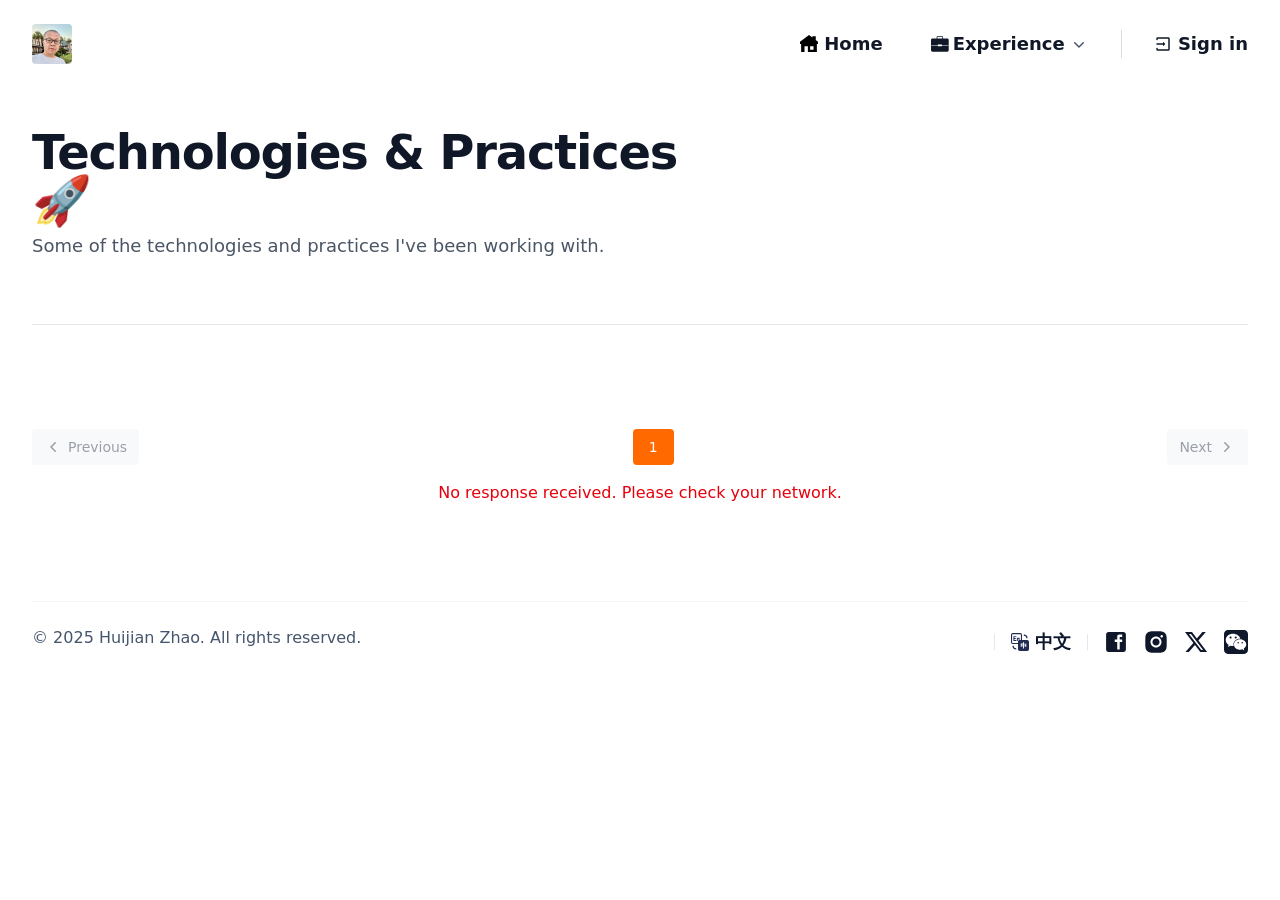
<file: technologies/index.html>
<!DOCTYPE html><html lang="en"><head><meta charSet="utf-8"/><meta name="viewport" content="width=device-width, initial-scale=1"/><link rel="preload" href="/_next/static/media/4cf2300e9c8272f7-s.p.woff2" as="font" crossorigin="" type="font/woff2"/><link rel="preload" href="/_next/static/media/93f479601ee12b01-s.p.woff2" as="font" crossorigin="" type="font/woff2"/><link rel="preload" as="image" href="/huijian-logo.jpeg"/><link rel="stylesheet" href="/_next/static/css/19ce2ae8a991b155.css" data-precedence="next"/><link rel="preload" as="script" fetchPriority="low" href="/_next/static/chunks/webpack-26a7fb42daa60997.js"/><script src="/_next/static/chunks/784a1605-bbaf7e6101980c08.js" async=""></script><script src="/_next/static/chunks/619-a98f4ea61cb25fe8.js" async=""></script><script src="/_next/static/chunks/main-app-1f5a991ddaf4528d.js" async=""></script><script src="/_next/static/chunks/3621f9d8-c41d87e29eef1076.js" async=""></script><script src="/_next/static/chunks/694-1d6939aec814c84f.js" async=""></script><script src="/_next/static/chunks/853-74a49bc650956044.js" async=""></script><script src="/_next/static/chunks/269-41ee82c3507dcf13.js" async=""></script><script src="/_next/static/chunks/642-608ca45c0dcf5b94.js" async=""></script><script src="/_next/static/chunks/app/page-4c95720971ef4749.js" async=""></script><script src="/_next/static/chunks/app/technologies/page-f40eabbe4581868b.js" async=""></script><meta name="next-size-adjust" content=""/><title>Huijian Zhao</title><meta name="description" content="Passionate about leveraging technology to solve complex business challenges and delivering user-centric solutions."/><meta name="msapplicationTileImage" content="/web-app-manifest-300x300.png"/><meta name="mobile-web-app-capable" content="yes"/><meta name="apple-mobile-web-app-title" content="Huijian Zhao"/><meta name="apple-mobile-web-app-status-bar-style" content="default"/><link rel="icon" href="/web-app-manifest-192x192.png" sizes="32x32"/><link rel="icon" href="/web-app-manifest-192x192.png" sizes="192x192"/><link rel="icon" href="/web-app-manifest-300x300.png" sizes="300x300"/><link rel="icon" href="/web-app-manifest-512x512.png" sizes="512x512"/><link rel="apple-touch-icon" href="/web-app-manifest-300x300.png"/><script src="/_next/static/chunks/polyfills-42372ed130431b0a.js" noModule=""></script></head><body class="__variable_188709 __variable_9a8899 antialiased"><div class="bg-white"><header class="absolute inset-x-0 top-0 z-5"><nav class="mx-auto flex max-w-7xl items-center justify-between p-6 lg:px-8" aria-label="Global"><div class="flex lg:flex-1 lg:items-center lg:gap-x-8"><a class="-m-1.5 p-1.5" href="/"><span class="sr-only">Huijian Zhao</span><img class="h-10 w-auto rounded-sm" src="/huijian-logo.jpeg" alt="Huijian"/></a></div><div class="flex lg:hidden"><button type="button" class="-m-2.5 inline-flex items-center justify-center rounded-md p-2.5 text-gray-700"><span class="sr-only">Open main menu</span><svg xmlns="http://www.w3.org/2000/svg" fill="none" viewBox="0 0 24 24" stroke-width="1.5" stroke="currentColor" aria-hidden="true" data-slot="icon" class="size-6"><path stroke-linecap="round" stroke-linejoin="round" d="M3.75 6.75h16.5M3.75 12h16.5m-16.5 5.25h16.5"></path></svg></button></div><div class="hidden lg:flex lg:gap-x-12"><a class="text-lg font-semibold text-gray-900 hover:text-orange-500" href="/"><svg xmlns="http://www.w3.org/2000/svg" width="1em" height="1em" fill="currentColor" viewBox="0 0 16 16" class="inline-block align-[-0.15em] "><path fill="#000" fill-rule="evenodd" d="M8 0 0 6v2h1v7h3v-5h3v5h8V8h1V6l-2-1.5V1h-3v1.25zm1 10h3v3H9z" clip-rule="evenodd"></path></svg> <!-- -->Home</a><div class="group relative" data-headlessui-state=""><div><button class="flex items-center gap-x-1 text-lg font-semibold text-gray-900 focus:outline-none hover:text-orange-500 transition duration-700 ease-in-out cursor-pointer" type="button" aria-expanded="false" data-headlessui-state=""><svg xmlns="http://www.w3.org/2000/svg" width="1em" height="1em" class="inline-block align-[-0.15em] " viewBox="0 0 1039 1024" fill="currentColor"><path d="M941.738 201.706H698.612v-76.764c0-31.113-26.958-56.452-60.023-56.452H385.41c-33.106 0-60.064 25.339-60.064 56.452v76.764H82.22c-44.696 0-80.918 34.394-80.918 76.804v600.152c0 42.41 36.222 76.847 80.918 76.847h859.518c44.737 0 80.917-34.435 80.917-76.847V278.51c0-42.41-36.18-76.804-80.917-76.804m-574.19-76.763c0-9.263 8.018-16.782 17.862-16.782h253.18c9.802 0 17.819 7.519 17.819 16.782v74.686h-288.86zm636.499 478.069H637.343v15.369c0 10.384-8.93 18.775-19.98 18.775h-206.78c-11.05 0-19.98-8.39-19.98-18.775v-15.37H10.273v-35.184h380.328v-15.244c0-10.426 8.932-18.817 19.98-18.817h206.78c11.05 0 19.98 8.39 19.98 18.817v15.244h366.705z"></path></svg> <!-- -->Experience<svg xmlns="http://www.w3.org/2000/svg" viewBox="0 0 20 20" fill="currentColor" aria-hidden="true" data-slot="icon" class="size-5 flex-none text-gray-600 group-data-[open]:rotate-180 transition duration-300"><path fill-rule="evenodd" d="M5.22 8.22a.75.75 0 0 1 1.06 0L10 11.94l3.72-3.72a.75.75 0 1 1 1.06 1.06l-4.25 4.25a.75.75 0 0 1-1.06 0L5.22 9.28a.75.75 0 0 1 0-1.06Z" clip-rule="evenodd"></path></svg></button></div></div><span hidden="" style="position:fixed;top:1px;left:1px;width:1px;height:0;padding:0;margin:-1px;overflow:hidden;clip:rect(0, 0, 0, 0);white-space:nowrap;border-width:0;display:none"></span></div><span hidden="" style="position:fixed;top:1px;left:1px;width:1px;height:0;padding:0;margin:-1px;overflow:hidden;clip:rect(0, 0, 0, 0);white-space:nowrap;border-width:0;display:none"></span><div class="hidden text-lg font-semibold lg:ml-8 lg:flex lg:items-center lg:border-l lg:border-slate-900/15 lg:pl-8"></div></nav><span hidden="" style="position:fixed;top:1px;left:1px;width:1px;height:0;padding:0;margin:-1px;overflow:hidden;clip:rect(0, 0, 0, 0);white-space:nowrap;border-width:0;display:none"></span></header></div><div class="bg-white pt-24 pb-12 sm:py-32 sm:pb-12"><div class="mx-auto max-w-7xl px-6 lg:px-8"><div class="mx-auto max-w-2xl lg:mx-0"><h2 class="text-4xl font-semibold tracking-tight text-gray-900 sm:text-5xl">Technologies &amp; Practices 🚀</h2><p class="mt-2 text-lg text-gray-600">Some of the technologies and practices I&#x27;ve been working with.</p></div><div class="mx-auto mt-10 grid max-w-2xl grid-cols-1 gap-8 border-t border-gray-200 pt-10 sm:mt-16 sm:pt-16 lg:mx-0 lg:max-w-none lg:grid-cols-3"><div class="col-span-full flex justify-center items-center py-8"><div class="fixed inset-0 flex items-center justify-center bg-white z-50"><div class="animate-spin rounded-full h-16 w-16 border-t-4 border-orange-500 border-opacity-75"></div></div></div></div></div></div><footer class="w-full max-w-7xl mx-auto px-4 sm:px-6 lg:px-8 py-12"><div class="items-centers grid grid-cols-1 justify-between gap-4 border-t border-gray-100 py-6 md:grid-cols-2"><p class="text-base text-slate-600 max-md:text-center">© 2025 Huijian Zhao. All rights reserved.</p><div class="flex items-center justify-center space-x-4 text-base md:text-lg font-semibold text-slate-900 md:justify-end"><div class="h-4 w-px bg-slate-200"></div><a href="/cn" class="hover:text-orange-500"><svg xmlns="http://www.w3.org/2000/svg" width="1em" height="1em" class="inline-block align-[-0.15em] " viewBox="0 0 1028 1024" fill="currentColor"><path fill="#212C53" d="M874.527 296.055h71.845A215.473 215.473 0 0 0 730.836 80.582v71.783a143.69 143.69 0 0 1 143.69 143.69M156.388 727.065H84.542A215.536 215.536 0 0 0 300.015 942.6v-71.845a143.63 143.63 0 0 1-143.627-143.69M137.468 451.877H302.53v-54.936H192.405v-55.063h82.593v-54.874h-82.593v-55.377H302.53V176.69H137.405zM607.197 647.99v67.886h75.428v-67.822h-75.428z"></path><path fill="#212C53" d="M925.88 395.432H628.569v-293.29A102.08 102.08 0 0 0 526.426 0H102.142A102.14 102.14 0 0 0 0 102.142v424.284a102.205 102.205 0 0 0 102.142 102.142h297.313v293.29A102.08 102.08 0 0 0 501.597 1024h424.284a102.14 102.14 0 0 0 102.142-102.142V497.574A102.205 102.205 0 0 0 925.88 395.432m-434.717 1.069V274.81H334.901v177.005h55.503V330.312h45.32v89.823a101.33 101.33 0 0 0-36.27 77.44v68.136H102.143a39.41 39.41 0 0 1-39.285-39.285V102.142a39.35 39.35 0 0 1 39.285-39.285h424.284a39.285 39.285 0 0 1 39.285 39.285v293.29h-64.114a95 95 0 0 0-10.497 1.069zm381.54 384.243h-57.136V757.55h-77.188v132.754h-55.566V757.55h-75.428v27.846h-52.422v-180.65h126.53v-75.429h52.486c7.165 1.006 10.811 2.011 10.811 3.08a11.7 11.7 0 0 1-1.571 4.589 83.9 83.9 0 0 0-4.652 29.354v38.53h134.325z"></path><path fill="#212C53" d="M738.379 715.939h77.188v-67.823h-77.188z"></path></svg> 中文</a><div class="h-4 w-px bg-slate-200"></div><div class="flex items-center space-x-4 text-lg md:text-2xl"><a href="https://www.facebook.com/furic.zhao" target="_blank" title="Facebook" class="hover:text-orange-500"><svg xmlns="http://www.w3.org/2000/svg" width="1em" height="1em" class="inline-block align-[-0.15em] " viewBox="0 0 1024 1024" fill="currentColor"><path d="M933.8 195.213c0-58.296-47.259-105.554-105.554-105.554h-633.12c-58.296 0-105.554 47.258-105.554 105.554v633.12c0 58.295 47.258 105.554 105.554 105.554h633.12c58.295 0 105.554-47.259 105.554-105.554zM776.21 300.46H669.787v105.4H776.21v105.401H669.787v317.225h-105.4V511.261H458.985v-105.4h105.4V267.9c0-35.433 39.029-72.84 78.785-72.84H776.21z"></path></svg></a><a href="https://www.instagram.com/furiczhao/" target="_blank" title="Instagram" class="hover:text-orange-500"><svg xmlns="http://www.w3.org/2000/svg" width="1em" height="1em" class="inline-block align-[-0.15em] " viewBox="0 0 1024 1024" fill="currentColor"><path d="M512 359.657c-83.886 0-152.343 68.457-152.343 152.343S428.114 664.343 512 664.343 664.343 595.886 664.343 512 595.886 359.657 512 359.657M968.914 512c0-63.086.572-125.6-2.971-188.571-3.543-73.143-20.229-138.058-73.714-191.543-53.6-53.6-118.4-70.172-191.543-73.715C637.6 54.63 575.086 55.2 512.114 55.2c-63.085 0-125.6-.571-188.571 2.971C250.4 61.714 185.486 78.4 132 131.886c-53.6 53.6-70.171 118.4-73.714 191.543-3.543 63.085-2.972 125.6-2.972 188.571s-.571 125.6 2.972 188.571C61.829 773.714 78.514 838.63 132 892.114c53.6 53.6 118.4 70.172 191.543 73.715 63.086 3.542 125.6 2.971 188.571 2.971 63.086 0 125.6.571 188.572-2.971 73.143-3.543 138.057-20.229 191.543-73.715 53.6-53.6 70.171-118.4 73.714-191.543C969.6 637.6 968.914 575.086 968.914 512M512 746.4c-129.714 0-234.4-104.686-234.4-234.4S382.286 277.6 512 277.6 746.4 382.286 746.4 512 641.714 746.4 512 746.4m244-423.657c-30.286 0-54.743-24.457-54.743-54.743s24.457-54.743 54.743-54.743 54.743 24.457 54.743 54.743A54.674 54.674 0 0 1 756 322.743"></path></svg></a><a href="https://x.com/furiczhao" target="_blank" title="X" class="hover:text-orange-500"><svg xmlns="http://www.w3.org/2000/svg" width="1em" height="1em" class="inline-block align-[-0.15em] " viewBox="0 0 1024 1024" fill="currentColor"><path d="M786.176 85.333h144.768L614.656 446.805l372.053 491.862H695.381L467.243 640.34 206.08 938.667H61.355L399.616 552.02 42.666 85.333h298.71l206.25 272.64 238.507-272.64zm-50.816 766.72h80.213L297.771 167.381h-86.059z"></path></svg></a><div class="relative" data-headlessui-state=""><button class="focus:outline-none hover:text-orange-500 transition duration-700 ease-in-out cursor-pointer" type="button" aria-expanded="false" data-headlessui-state=""><svg xmlns="http://www.w3.org/2000/svg" width="1em" height="1em" class="inline-block align-[-0.15em] " viewBox="0 0 1024 1024" fill="currentColor"><path d="M236.24 323.769c0 24.005 19.32 43.325 43.325 43.325s43.326-19.32 43.326-43.325-19.321-43.325-43.326-43.325-43.325 19.32-43.325 43.325m336.064 223.067c0 18.735 15.223 33.958 33.958 33.958s33.958-15.223 33.958-33.958-15.223-33.958-33.958-33.958-33.958 15.223-33.958 33.958M456.38 323.769c0 24.005 19.32 43.325 43.325 43.325s43.325-19.32 43.325-43.325-19.32-43.325-43.325-43.325-43.325 19.32-43.325 43.325"></path><path d="M858.017 0H165.983C74.648 0 .293 74.356.293 166.276v690.863c0 91.92 74.355 166.276 165.69 166.276h692.034c91.335 0 165.69-74.356 165.69-166.276V166.276C1023.707 74.94 949.352 0 858.017 0M384.366 686.18c-38.642 0-69.672-8.197-108.899-15.808L167.154 724.82l31.03-93.09C120.316 577.28 74.063 507.022 74.063 422.128c0-147.54 139.929-264.05 310.303-264.05 152.81 0 286.298 93.09 313.23 217.798a255 255 0 0 0-29.859-1.757c-147.54 0-264.05 110.07-264.05 245.315 0 22.834 3.513 44.496 9.367 64.988-9.367 1.171-18.735 1.757-28.688 1.757zm457.843 108.313 23.42 77.283-84.895-46.838c-31.03 7.61-62.06 15.808-93.09 15.808-147.541 0-264.051-100.703-264.051-225.41 0-124.12 116.51-225.408 264.05-225.408 139.344 0 263.465 101.288 263.465 225.409-.585 70.843-46.838 132.903-108.899 179.156"></path><path d="M741.507 546.836c0 18.735 15.223 33.958 33.958 33.958s33.958-15.223 33.958-33.958-15.223-33.958-33.958-33.958c-19.32 0-33.958 15.223-33.958 33.958"></path></svg></button></div><span hidden="" style="position:fixed;top:1px;left:1px;width:1px;height:0;padding:0;margin:-1px;overflow:hidden;clip:rect(0, 0, 0, 0);white-space:nowrap;border-width:0;display:none"></span></div></div></div></footer><script src="/_next/static/chunks/webpack-26a7fb42daa60997.js" async=""></script><script>(self.__next_f=self.__next_f||[]).push([0])</script><script>self.__next_f.push([1,"1:\"$Sreact.fragment\"\n2:I[76782,[\"448\",\"static/chunks/3621f9d8-c41d87e29eef1076.js\",\"694\",\"static/chunks/694-1d6939aec814c84f.js\",\"853\",\"static/chunks/853-74a49bc650956044.js\",\"269\",\"static/chunks/269-41ee82c3507dcf13.js\",\"642\",\"static/chunks/642-608ca45c0dcf5b94.js\",\"974\",\"static/chunks/app/page-4c95720971ef4749.js\"],\"AuthProvider\"]\n3:I[37365,[],\"\"]\n4:I[99057,[],\"\"]\n5:I[13244,[],\"ClientPageRoot\"]\n6:I[40641,[\"448\",\"static/chunks/3621f9d8-c41d87e29eef1076.js\",\"694\",\"static/chunks/694-1d6939aec814c84f.js\",\"853\",\"static/chunks/853-74a49bc650956044.js\",\"642\",\"static/chunks/642-608ca45c0dcf5b94.js\",\"557\",\"static/chunks/app/technologies/page-f40eabbe4581868b.js\"],\"default\"]\n9:I[16378,[],\"OutletBoundary\"]\nb:I[16378,[],\"MetadataBoundary\"]\nd:I[16378,[],\"ViewportBoundary\"]\nf:I[86700,[],\"\"]\n:HL[\"/_next/static/media/4cf2300e9c8272f7-s.p.woff2\",\"font\",{\"crossOrigin\":\"\",\"type\":\"font/woff2\"}]\n:HL[\"/_next/static/media/93f479601ee12b01-s.p.woff2\",\"font\",{\"crossOrigin\":\"\",\"type\":\"font/woff2\"}]\n:HL[\"/_next/static/css/19ce2ae8a991b155.css\",\"style\"]\n"])</script><script>self.__next_f.push([1,"0:{\"P\":null,\"b\":\"y_xv__nEMshlFZUtbXCQh\",\"p\":\"\",\"c\":[\"\",\"technologies\",\"\"],\"i\":false,\"f\":[[[\"\",{\"children\":[\"technologies\",{\"children\":[\"__PAGE__\",{}]}]},\"$undefined\",\"$undefined\",true],[\"\",[\"$\",\"$1\",\"c\",{\"children\":[[[\"$\",\"link\",\"0\",{\"rel\":\"stylesheet\",\"href\":\"/_next/static/css/19ce2ae8a991b155.css\",\"precedence\":\"next\",\"crossOrigin\":\"$undefined\",\"nonce\":\"$undefined\"}]],[\"$\",\"html\",null,{\"lang\":\"en\",\"children\":[\"$\",\"body\",null,{\"className\":\"__variable_188709 __variable_9a8899 antialiased\",\"children\":[\"$\",\"$L2\",null,{\"children\":[\"$\",\"$L3\",null,{\"parallelRouterKey\":\"children\",\"segmentPath\":[\"children\"],\"error\":\"$undefined\",\"errorStyles\":\"$undefined\",\"errorScripts\":\"$undefined\",\"template\":[\"$\",\"$L4\",null,{}],\"templateStyles\":\"$undefined\",\"templateScripts\":\"$undefined\",\"notFound\":[[],[[\"$\",\"title\",null,{\"children\":\"404: This page could not be found.\"}],[\"$\",\"div\",null,{\"style\":{\"fontFamily\":\"system-ui,\\\"Segoe UI\\\",Roboto,Helvetica,Arial,sans-serif,\\\"Apple Color Emoji\\\",\\\"Segoe UI Emoji\\\"\",\"height\":\"100vh\",\"textAlign\":\"center\",\"display\":\"flex\",\"flexDirection\":\"column\",\"alignItems\":\"center\",\"justifyContent\":\"center\"},\"children\":[\"$\",\"div\",null,{\"children\":[[\"$\",\"style\",null,{\"dangerouslySetInnerHTML\":{\"__html\":\"body{color:#000;background:#fff;margin:0}.next-error-h1{border-right:1px solid rgba(0,0,0,.3)}@media (prefers-color-scheme:dark){body{color:#fff;background:#000}.next-error-h1{border-right:1px solid rgba(255,255,255,.3)}}\"}}],[\"$\",\"h1\",null,{\"className\":\"next-error-h1\",\"style\":{\"display\":\"inline-block\",\"margin\":\"0 20px 0 0\",\"padding\":\"0 23px 0 0\",\"fontSize\":24,\"fontWeight\":500,\"verticalAlign\":\"top\",\"lineHeight\":\"49px\"},\"children\":404}],[\"$\",\"div\",null,{\"style\":{\"display\":\"inline-block\"},\"children\":[\"$\",\"h2\",null,{\"style\":{\"fontSize\":14,\"fontWeight\":400,\"lineHeight\":\"49px\",\"margin\":0},\"children\":\"This page could not be found.\"}]}]]}]}]]],\"forbidden\":\"$undefined\",\"unauthorized\":\"$undefined\"}]}]}]}]]}],{\"children\":[\"technologies\",[\"$\",\"$1\",\"c\",{\"children\":[null,[\"$\",\"$L3\",null,{\"parallelRouterKey\":\"children\",\"segmentPath\":[\"children\",\"technologies\",\"children\"],\"error\":\"$undefined\",\"errorStyles\":\"$undefined\",\"errorScripts\":\"$undefined\",\"template\":[\"$\",\"$L4\",null,{}],\"templateStyles\":\"$undefined\",\"templateScripts\":\"$undefined\",\"notFound\":\"$undefined\",\"forbidden\":\"$undefined\",\"unauthorized\":\"$undefined\"}]]}],{\"children\":[\"__PAGE__\",[\"$\",\"$1\",\"c\",{\"children\":[[\"$\",\"$L5\",null,{\"Component\":\"$6\",\"searchParams\":{},\"params\":{},\"promises\":[\"$@7\",\"$@8\"]}],null,[\"$\",\"$L9\",null,{\"children\":\"$La\"}]]}],{},null,false]},null,false]},null,false],[\"$\",\"$1\",\"h\",{\"children\":[null,[\"$\",\"$1\",\"sMnOHZyNwo61VQ-ieMCnR\",{\"children\":[[\"$\",\"$Lb\",null,{\"children\":\"$Lc\"}],[\"$\",\"$Ld\",null,{\"children\":\"$Le\"}],[\"$\",\"meta\",null,{\"name\":\"next-size-adjust\",\"content\":\"\"}]]}]]}],false]],\"m\":\"$undefined\",\"G\":[\"$f\",\"$undefined\"],\"s\":false,\"S\":true}\n"])</script><script>self.__next_f.push([1,"7:{}\n8:{}\n"])</script><script>self.__next_f.push([1,"e:[[\"$\",\"meta\",\"0\",{\"name\":\"viewport\",\"content\":\"width=device-width, initial-scale=1\"}]]\nc:[[\"$\",\"meta\",\"0\",{\"charSet\":\"utf-8\"}],[\"$\",\"title\",\"1\",{\"children\":\"Huijian Zhao\"}],[\"$\",\"meta\",\"2\",{\"name\":\"description\",\"content\":\"Passionate about leveraging technology to solve complex business challenges and delivering user-centric solutions.\"}],[\"$\",\"meta\",\"3\",{\"name\":\"msapplicationTileImage\",\"content\":\"/web-app-manifest-300x300.png\"}],[\"$\",\"meta\",\"4\",{\"name\":\"mobile-web-app-capable\",\"content\":\"yes\"}],[\"$\",\"meta\",\"5\",{\"name\":\"apple-mobile-web-app-title\",\"content\":\"Huijian Zhao\"}],[\"$\",\"meta\",\"6\",{\"name\":\"apple-mobile-web-app-status-bar-style\",\"content\":\"default\"}],[\"$\",\"link\",\"7\",{\"rel\":\"icon\",\"href\":\"/web-app-manifest-192x192.png\",\"sizes\":\"32x32\"}],[\"$\",\"link\",\"8\",{\"rel\":\"icon\",\"href\":\"/web-app-manifest-192x192.png\",\"sizes\":\"192x192\"}],[\"$\",\"link\",\"9\",{\"rel\":\"icon\",\"href\":\"/web-app-manifest-300x300.png\",\"sizes\":\"300x300\"}],[\"$\",\"link\",\"10\",{\"rel\":\"icon\",\"href\":\"/web-app-manifest-512x512.png\",\"sizes\":\"512x512\"}],[\"$\",\"link\",\"11\",{\"rel\":\"apple-touch-icon\",\"href\":\"/web-app-manifest-300x300.png\"}]]\n"])</script><script>self.__next_f.push([1,"a:null\n"])</script></body></html>
</file>
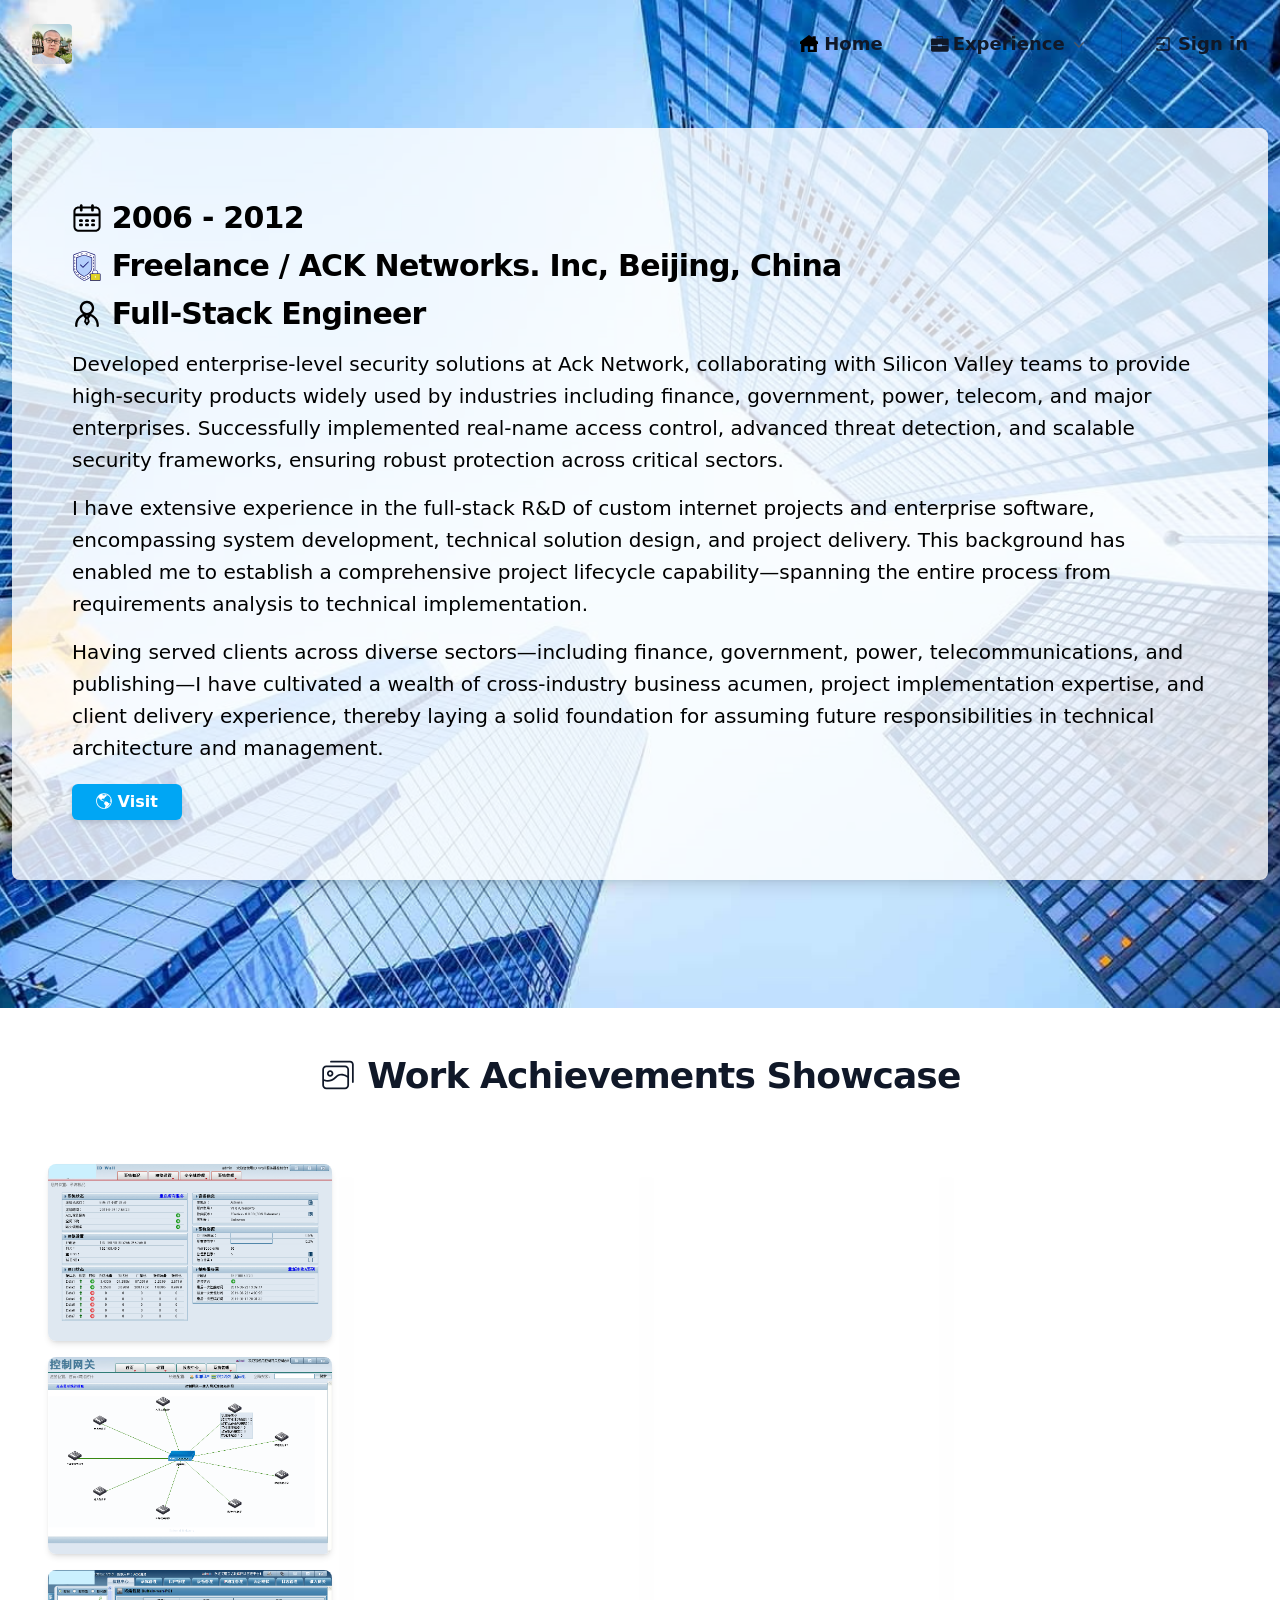
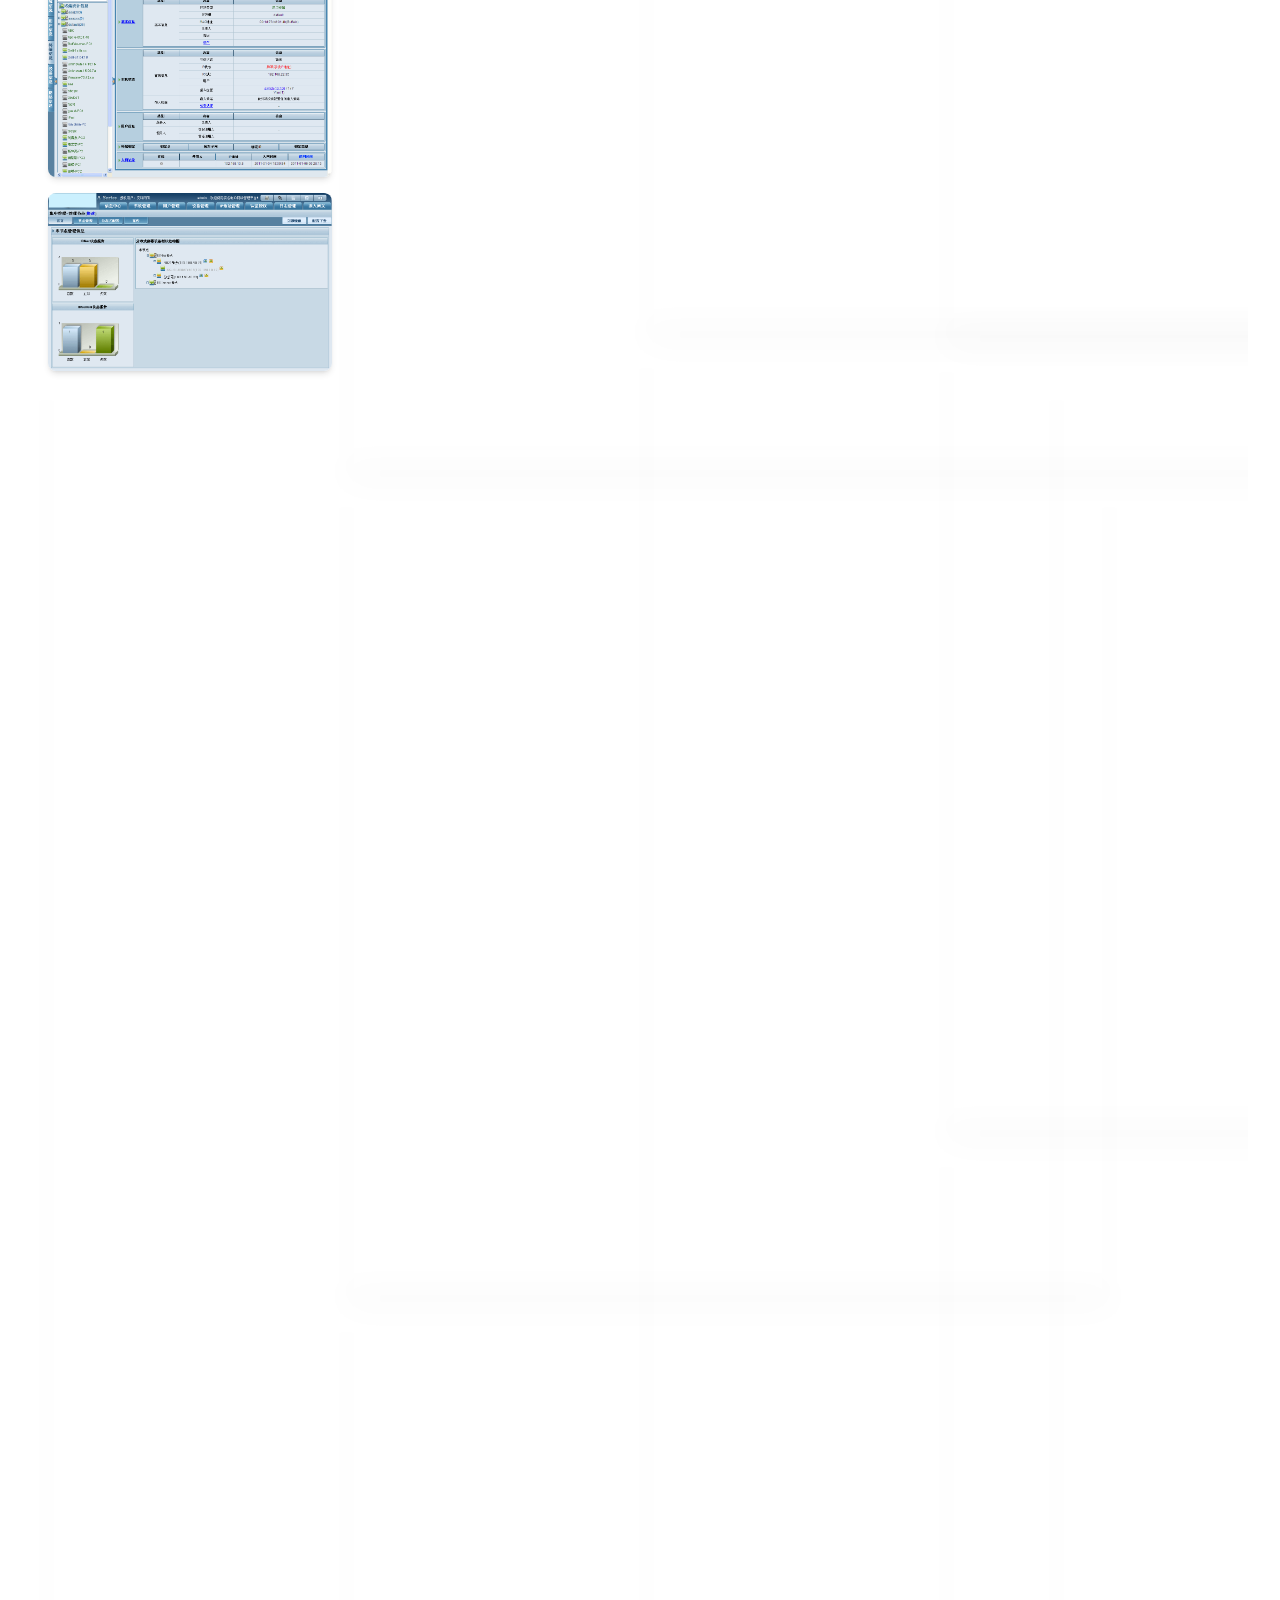
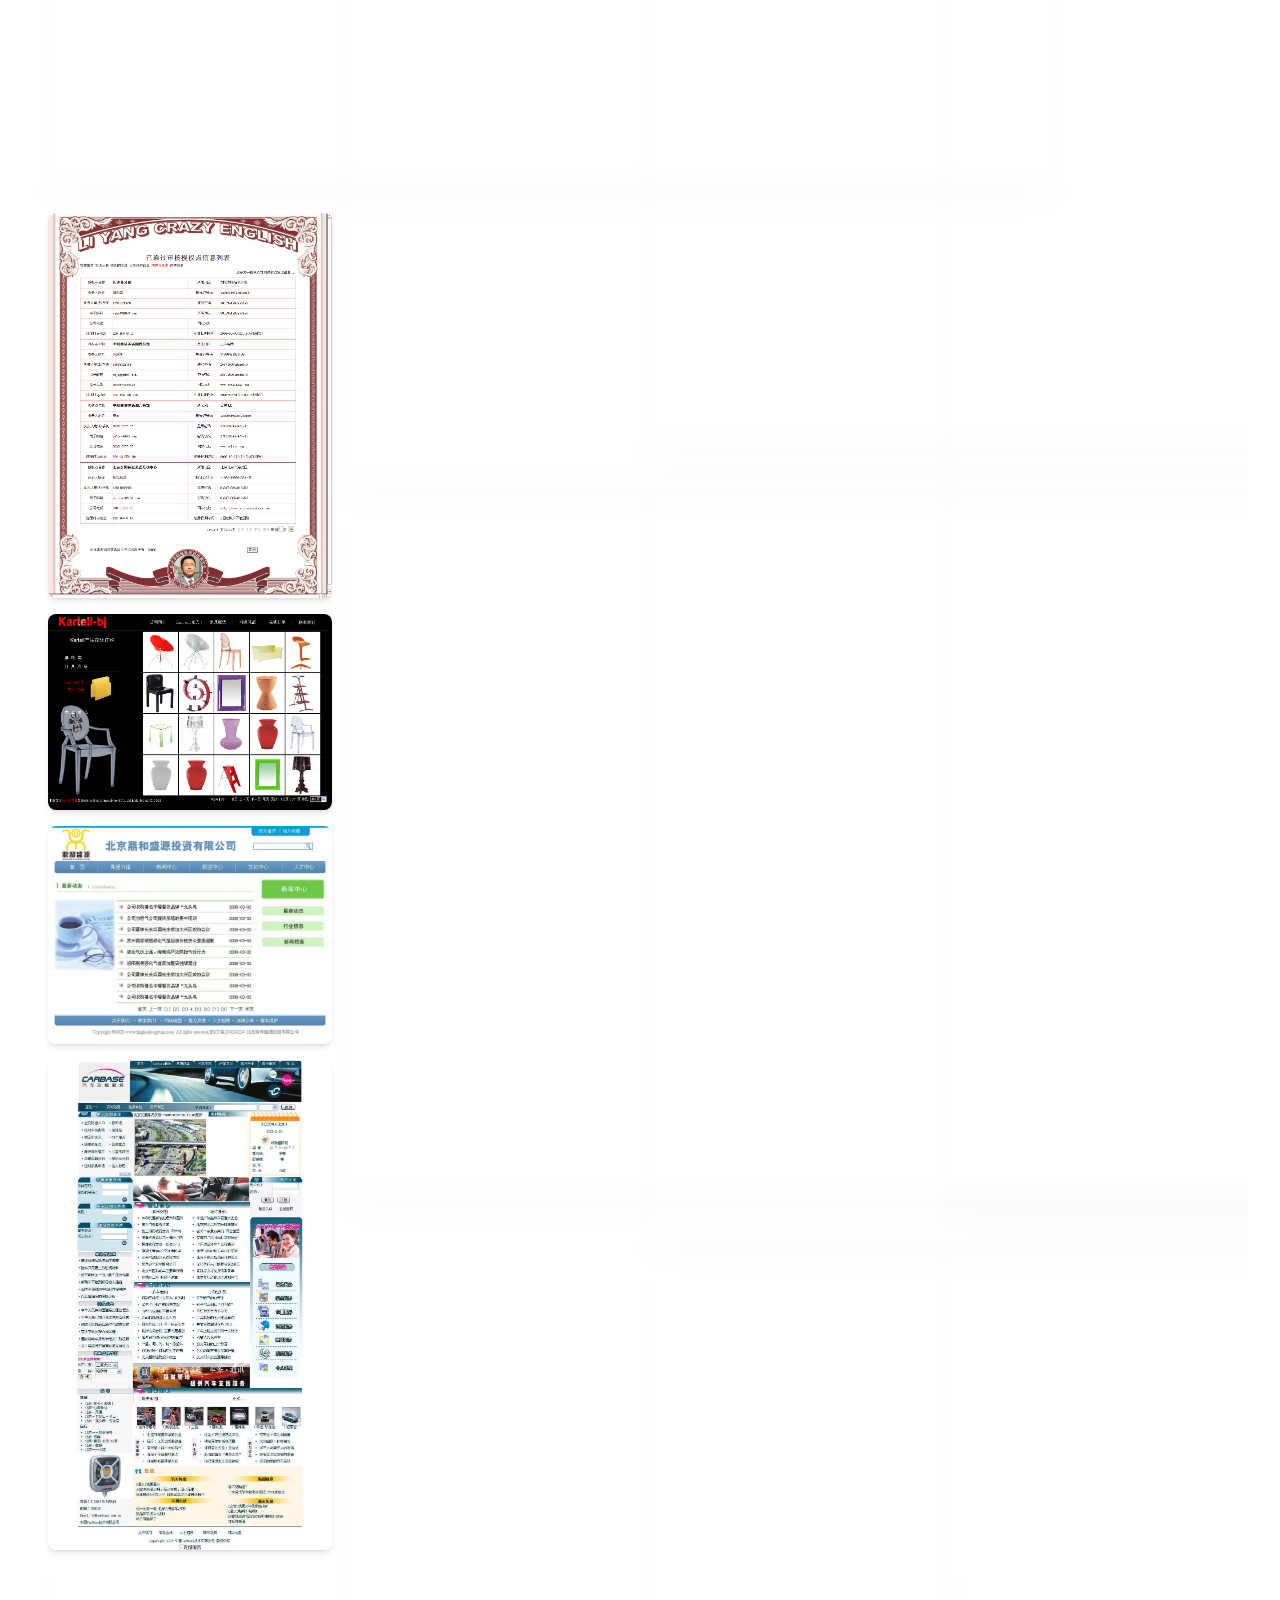
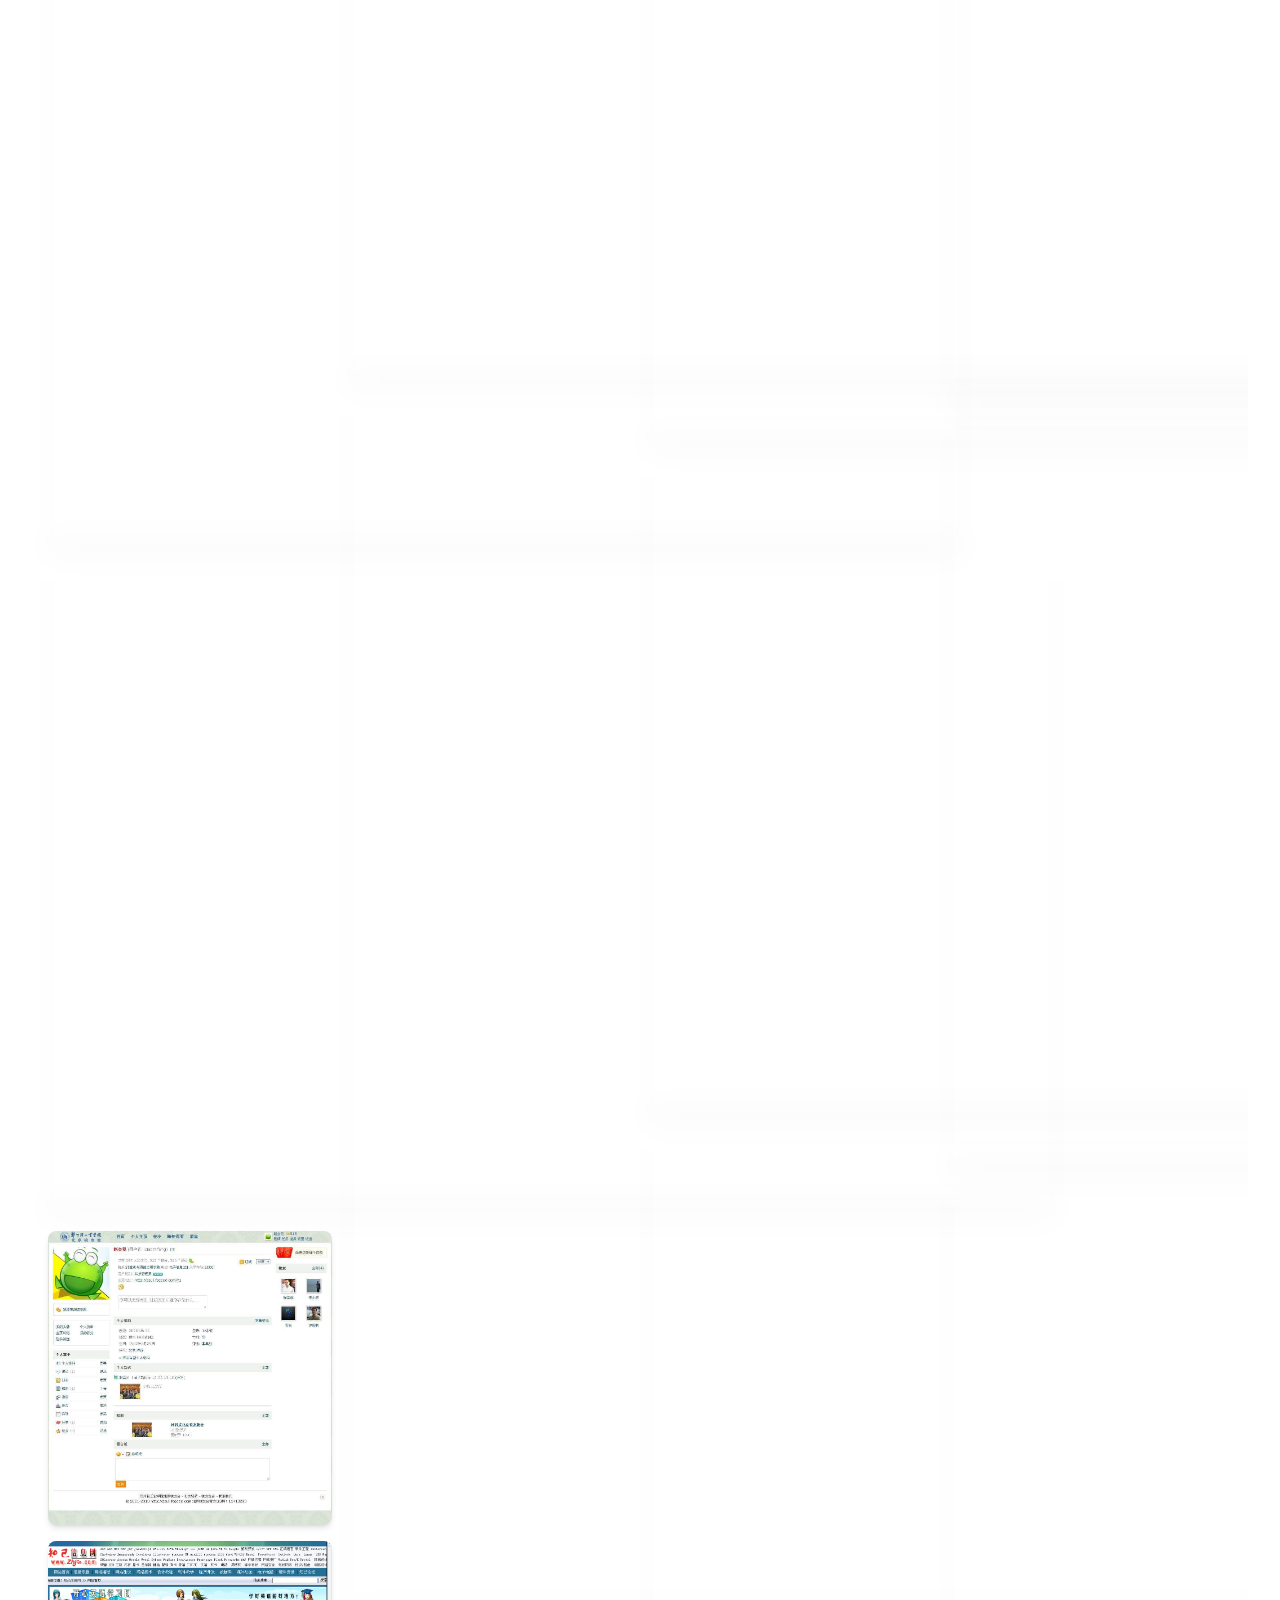
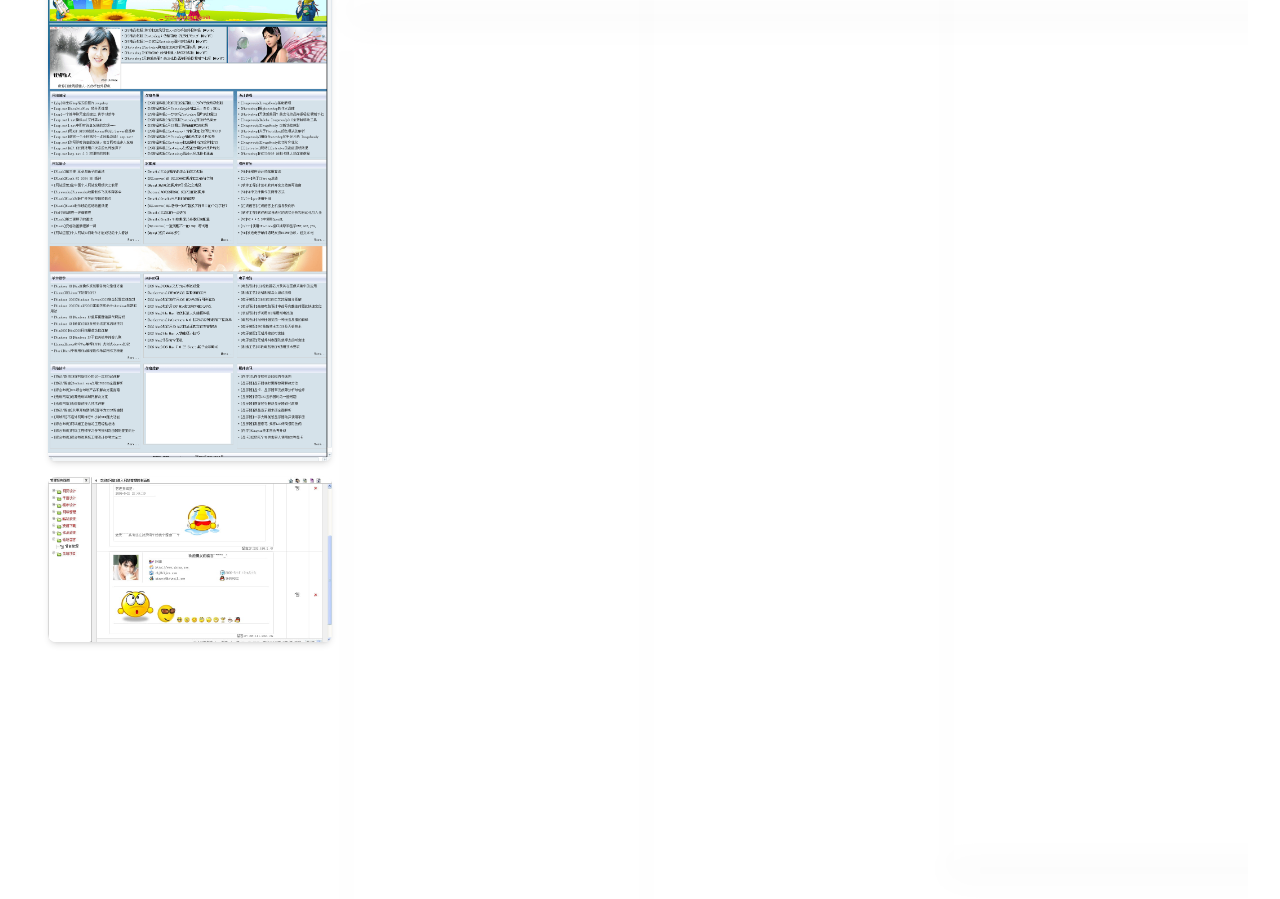
<file: experience/acknetworks/index.html>
<!DOCTYPE html><html lang="en"><head><meta charSet="utf-8"/><meta name="viewport" content="width=device-width, initial-scale=1"/><link rel="preload" href="/_next/static/media/4cf2300e9c8272f7-s.p.woff2" as="font" crossorigin="" type="font/woff2"/><link rel="preload" href="/_next/static/media/93f479601ee12b01-s.p.woff2" as="font" crossorigin="" type="font/woff2"/><link rel="stylesheet" href="/_next/static/css/19ce2ae8a991b155.css" data-precedence="next"/><link rel="stylesheet" href="/_next/static/css/cecdbce2880c059c.css" data-precedence="next"/><link rel="stylesheet" href="/_next/static/css/fd1b1a15113a13d5.css" data-precedence="next"/><link rel="preload" as="script" fetchPriority="low" href="/_next/static/chunks/webpack-26a7fb42daa60997.js"/><script src="/_next/static/chunks/784a1605-bbaf7e6101980c08.js" async=""></script><script src="/_next/static/chunks/619-a98f4ea61cb25fe8.js" async=""></script><script src="/_next/static/chunks/main-app-1f5a991ddaf4528d.js" async=""></script><script src="/_next/static/chunks/3621f9d8-c41d87e29eef1076.js" async=""></script><script src="/_next/static/chunks/694-1d6939aec814c84f.js" async=""></script><script src="/_next/static/chunks/853-74a49bc650956044.js" async=""></script><script src="/_next/static/chunks/269-41ee82c3507dcf13.js" async=""></script><script src="/_next/static/chunks/642-608ca45c0dcf5b94.js" async=""></script><script src="/_next/static/chunks/app/page-4c95720971ef4749.js" async=""></script><script src="/_next/static/chunks/672-d47e5e18555ae76e.js" async=""></script><script src="/_next/static/chunks/641-d82752420b063f58.js" async=""></script><script src="/_next/static/chunks/app/experience/acknetworks/page-7faf36d7e143c81f.js" async=""></script><meta name="next-size-adjust" content=""/><title>Huijian Zhao</title><meta name="description" content="Passionate about leveraging technology to solve complex business challenges and delivering user-centric solutions."/><meta name="msapplicationTileImage" content="/web-app-manifest-300x300.png"/><meta name="mobile-web-app-capable" content="yes"/><meta name="apple-mobile-web-app-title" content="Huijian Zhao"/><meta name="apple-mobile-web-app-status-bar-style" content="default"/><link rel="icon" href="/web-app-manifest-192x192.png" sizes="32x32"/><link rel="icon" href="/web-app-manifest-192x192.png" sizes="192x192"/><link rel="icon" href="/web-app-manifest-300x300.png" sizes="300x300"/><link rel="icon" href="/web-app-manifest-512x512.png" sizes="512x512"/><link rel="apple-touch-icon" href="/web-app-manifest-300x300.png"/><script src="/_next/static/chunks/polyfills-42372ed130431b0a.js" noModule=""></script></head><body class="__variable_188709 __variable_9a8899 antialiased"><div class="fixed inset-0 flex items-center justify-center bg-white z-50"><div class="animate-spin rounded-full h-16 w-16 border-t-4 border-orange-500 border-opacity-75"></div></div><script src="/_next/static/chunks/webpack-26a7fb42daa60997.js" async=""></script><script>(self.__next_f=self.__next_f||[]).push([0])</script><script>self.__next_f.push([1,"1:\"$Sreact.fragment\"\n2:I[76782,[\"448\",\"static/chunks/3621f9d8-c41d87e29eef1076.js\",\"694\",\"static/chunks/694-1d6939aec814c84f.js\",\"853\",\"static/chunks/853-74a49bc650956044.js\",\"269\",\"static/chunks/269-41ee82c3507dcf13.js\",\"642\",\"static/chunks/642-608ca45c0dcf5b94.js\",\"974\",\"static/chunks/app/page-4c95720971ef4749.js\"],\"AuthProvider\"]\n3:I[37365,[],\"\"]\n4:I[99057,[],\"\"]\n5:I[13244,[],\"ClientPageRoot\"]\n6:I[46930,[\"448\",\"static/chunks/3621f9d8-c41d87e29eef1076.js\",\"694\",\"static/chunks/694-1d6939aec814c84f.js\",\"853\",\"static/chunks/853-74a49bc650956044.js\",\"269\",\"static/chunks/269-41ee82c3507dcf13.js\",\"672\",\"static/chunks/672-d47e5e18555ae76e.js\",\"642\",\"static/chunks/642-608ca45c0dcf5b94.js\",\"641\",\"static/chunks/641-d82752420b063f58.js\",\"818\",\"static/chunks/app/experience/acknetworks/page-7faf36d7e143c81f.js\"],\"default\"]\n9:I[16378,[],\"OutletBoundary\"]\nb:I[16378,[],\"MetadataBoundary\"]\nd:I[16378,[],\"ViewportBoundary\"]\nf:I[86700,[],\"\"]\n:HL[\"/_next/static/media/4cf2300e9c8272f7-s.p.woff2\",\"font\",{\"crossOrigin\":\"\",\"type\":\"font/woff2\"}]\n:HL[\"/_next/static/media/93f479601ee12b01-s.p.woff2\",\"font\",{\"crossOrigin\":\"\",\"type\":\"font/woff2\"}]\n:HL[\"/_next/static/css/19ce2ae8a991b155.css\",\"style\"]\n:HL[\"/_next/static/css/cecdbce2880c059c.css\",\"style\"]\n:HL[\"/_next/static/css/fd1b1a15113a13d5.css\",\"style\"]\n"])</script><script>self.__next_f.push([1,"0:{\"P\":null,\"b\":\"y_xv__nEMshlFZUtbXCQh\",\"p\":\"\",\"c\":[\"\",\"experience\",\"acknetworks\",\"\"],\"i\":false,\"f\":[[[\"\",{\"children\":[\"experience\",{\"children\":[\"acknetworks\",{\"children\":[\"__PAGE__\",{}]}]}]},\"$undefined\",\"$undefined\",true],[\"\",[\"$\",\"$1\",\"c\",{\"children\":[[[\"$\",\"link\",\"0\",{\"rel\":\"stylesheet\",\"href\":\"/_next/static/css/19ce2ae8a991b155.css\",\"precedence\":\"next\",\"crossOrigin\":\"$undefined\",\"nonce\":\"$undefined\"}]],[\"$\",\"html\",null,{\"lang\":\"en\",\"children\":[\"$\",\"body\",null,{\"className\":\"__variable_188709 __variable_9a8899 antialiased\",\"children\":[\"$\",\"$L2\",null,{\"children\":[\"$\",\"$L3\",null,{\"parallelRouterKey\":\"children\",\"segmentPath\":[\"children\"],\"error\":\"$undefined\",\"errorStyles\":\"$undefined\",\"errorScripts\":\"$undefined\",\"template\":[\"$\",\"$L4\",null,{}],\"templateStyles\":\"$undefined\",\"templateScripts\":\"$undefined\",\"notFound\":[[],[[\"$\",\"title\",null,{\"children\":\"404: This page could not be found.\"}],[\"$\",\"div\",null,{\"style\":{\"fontFamily\":\"system-ui,\\\"Segoe UI\\\",Roboto,Helvetica,Arial,sans-serif,\\\"Apple Color Emoji\\\",\\\"Segoe UI Emoji\\\"\",\"height\":\"100vh\",\"textAlign\":\"center\",\"display\":\"flex\",\"flexDirection\":\"column\",\"alignItems\":\"center\",\"justifyContent\":\"center\"},\"children\":[\"$\",\"div\",null,{\"children\":[[\"$\",\"style\",null,{\"dangerouslySetInnerHTML\":{\"__html\":\"body{color:#000;background:#fff;margin:0}.next-error-h1{border-right:1px solid rgba(0,0,0,.3)}@media (prefers-color-scheme:dark){body{color:#fff;background:#000}.next-error-h1{border-right:1px solid rgba(255,255,255,.3)}}\"}}],[\"$\",\"h1\",null,{\"className\":\"next-error-h1\",\"style\":{\"display\":\"inline-block\",\"margin\":\"0 20px 0 0\",\"padding\":\"0 23px 0 0\",\"fontSize\":24,\"fontWeight\":500,\"verticalAlign\":\"top\",\"lineHeight\":\"49px\"},\"children\":404}],[\"$\",\"div\",null,{\"style\":{\"display\":\"inline-block\"},\"children\":[\"$\",\"h2\",null,{\"style\":{\"fontSize\":14,\"fontWeight\":400,\"lineHeight\":\"49px\",\"margin\":0},\"children\":\"This page could not be found.\"}]}]]}]}]]],\"forbidden\":\"$undefined\",\"unauthorized\":\"$undefined\"}]}]}]}]]}],{\"children\":[\"experience\",[\"$\",\"$1\",\"c\",{\"children\":[null,[\"$\",\"$L3\",null,{\"parallelRouterKey\":\"children\",\"segmentPath\":[\"children\",\"experience\",\"children\"],\"error\":\"$undefined\",\"errorStyles\":\"$undefined\",\"errorScripts\":\"$undefined\",\"template\":[\"$\",\"$L4\",null,{}],\"templateStyles\":\"$undefined\",\"templateScripts\":\"$undefined\",\"notFound\":\"$undefined\",\"forbidden\":\"$undefined\",\"unauthorized\":\"$undefined\"}]]}],{\"children\":[\"acknetworks\",[\"$\",\"$1\",\"c\",{\"children\":[null,[\"$\",\"$L3\",null,{\"parallelRouterKey\":\"children\",\"segmentPath\":[\"children\",\"experience\",\"children\",\"acknetworks\",\"children\"],\"error\":\"$undefined\",\"errorStyles\":\"$undefined\",\"errorScripts\":\"$undefined\",\"template\":[\"$\",\"$L4\",null,{}],\"templateStyles\":\"$undefined\",\"templateScripts\":\"$undefined\",\"notFound\":\"$undefined\",\"forbidden\":\"$undefined\",\"unauthorized\":\"$undefined\"}]]}],{\"children\":[\"__PAGE__\",[\"$\",\"$1\",\"c\",{\"children\":[[\"$\",\"$L5\",null,{\"Component\":\"$6\",\"searchParams\":{},\"params\":{},\"promises\":[\"$@7\",\"$@8\"]}],[[\"$\",\"link\",\"0\",{\"rel\":\"stylesheet\",\"href\":\"/_next/static/css/cecdbce2880c059c.css\",\"precedence\":\"next\",\"crossOrigin\":\"$undefined\",\"nonce\":\"$undefined\"}],[\"$\",\"link\",\"1\",{\"rel\":\"stylesheet\",\"href\":\"/_next/static/css/fd1b1a15113a13d5.css\",\"precedence\":\"next\",\"crossOrigin\":\"$undefined\",\"nonce\":\"$undefined\"}]],[\"$\",\"$L9\",null,{\"children\":\"$La\"}]]}],{},null,false]},null,false]},null,false]},null,false],[\"$\",\"$1\",\"h\",{\"children\":[null,[\"$\",\"$1\",\"o5idhQbQsRumU3KWr4OR-\",{\"children\":[[\"$\",\"$Lb\",null,{\"children\":\"$Lc\"}],[\"$\",\"$Ld\",null,{\"children\":\"$Le\"}],[\"$\",\"meta\",null,{\"name\":\"next-size-adjust\",\"content\":\"\"}]]}]]}],false]],\"m\":\"$undefined\",\"G\":[\"$f\",\"$undefined\"],\"s\":false,\"S\":true}\n"])</script><script>self.__next_f.push([1,"7:{}\n8:{}\n"])</script><script>self.__next_f.push([1,"e:[[\"$\",\"meta\",\"0\",{\"name\":\"viewport\",\"content\":\"width=device-width, initial-scale=1\"}]]\nc:[[\"$\",\"meta\",\"0\",{\"charSet\":\"utf-8\"}],[\"$\",\"title\",\"1\",{\"children\":\"Huijian Zhao\"}],[\"$\",\"meta\",\"2\",{\"name\":\"description\",\"content\":\"Passionate about leveraging technology to solve complex business challenges and delivering user-centric solutions.\"}],[\"$\",\"meta\",\"3\",{\"name\":\"msapplicationTileImage\",\"content\":\"/web-app-manifest-300x300.png\"}],[\"$\",\"meta\",\"4\",{\"name\":\"mobile-web-app-capable\",\"content\":\"yes\"}],[\"$\",\"meta\",\"5\",{\"name\":\"apple-mobile-web-app-title\",\"content\":\"Huijian Zhao\"}],[\"$\",\"meta\",\"6\",{\"name\":\"apple-mobile-web-app-status-bar-style\",\"content\":\"default\"}],[\"$\",\"link\",\"7\",{\"rel\":\"icon\",\"href\":\"/web-app-manifest-192x192.png\",\"sizes\":\"32x32\"}],[\"$\",\"link\",\"8\",{\"rel\":\"icon\",\"href\":\"/web-app-manifest-192x192.png\",\"sizes\":\"192x192\"}],[\"$\",\"link\",\"9\",{\"rel\":\"icon\",\"href\":\"/web-app-manifest-300x300.png\",\"sizes\":\"300x300\"}],[\"$\",\"link\",\"10\",{\"rel\":\"icon\",\"href\":\"/web-app-manifest-512x512.png\",\"sizes\":\"512x512\"}],[\"$\",\"link\",\"11\",{\"rel\":\"apple-touch-icon\",\"href\":\"/web-app-manifest-300x300.png\"}]]\n"])</script><script>self.__next_f.push([1,"a:null\n"])</script></body></html>
</file>
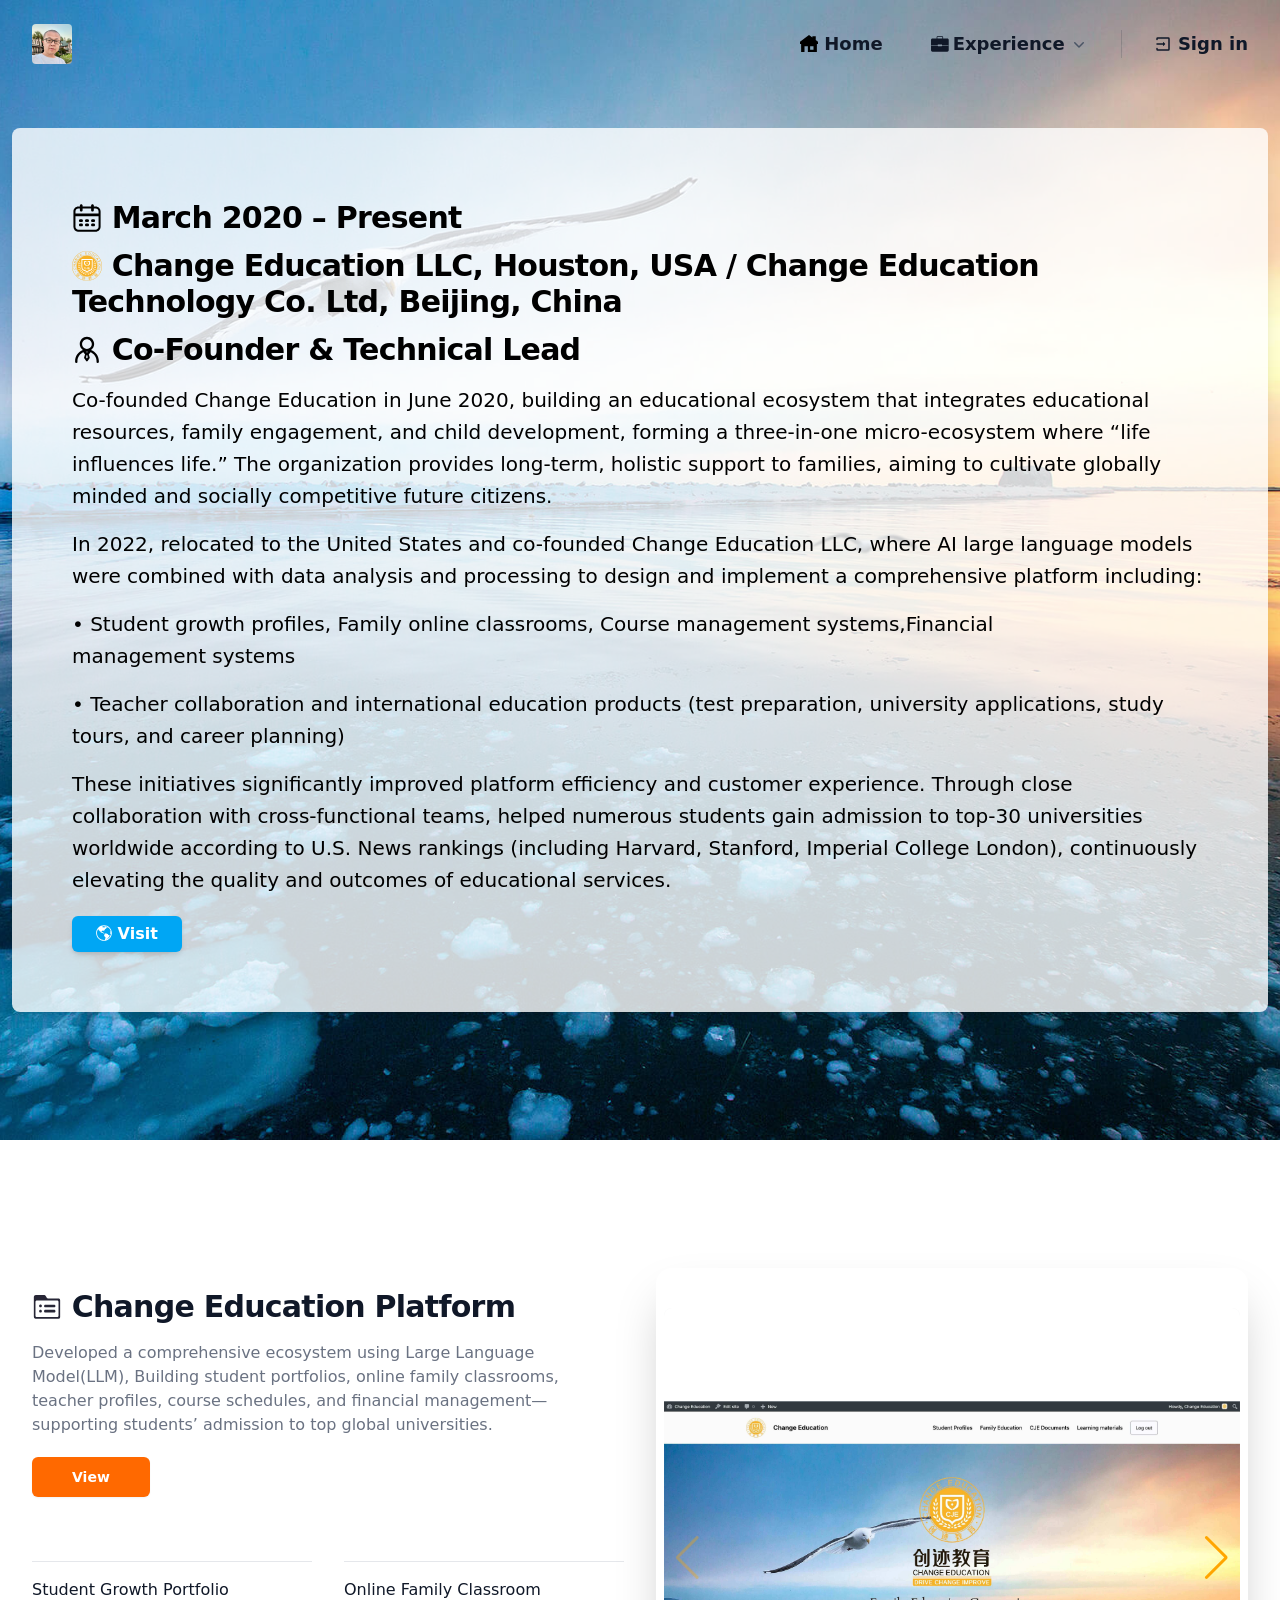
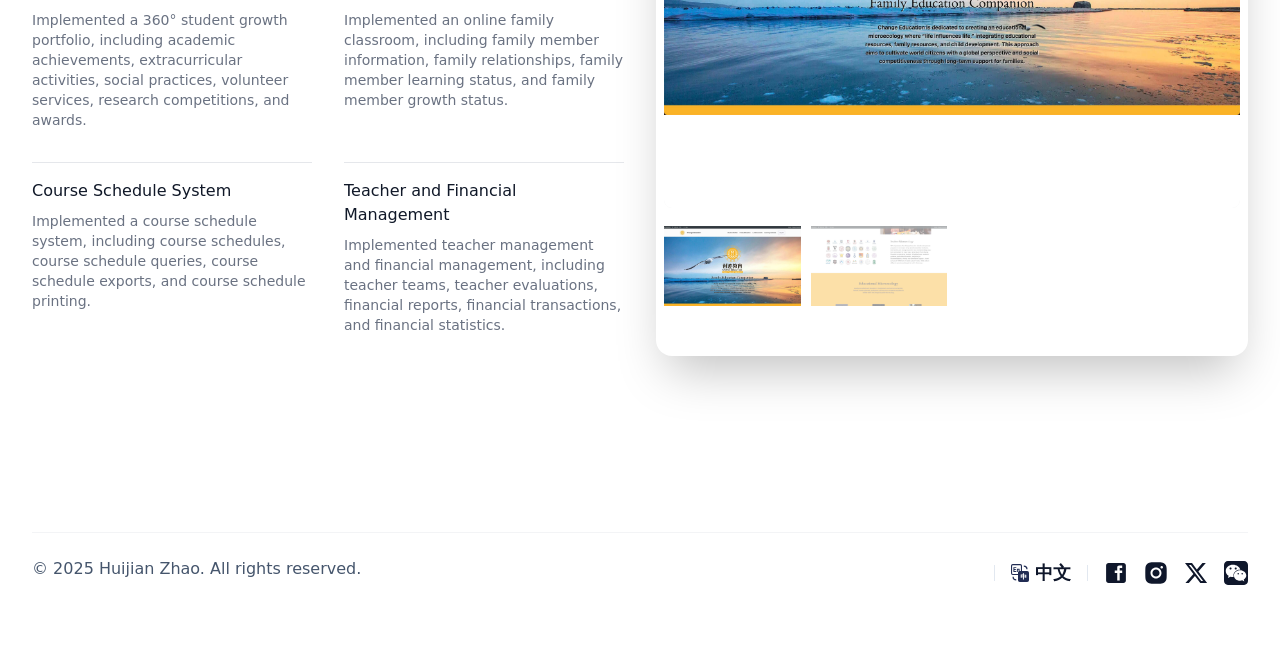
<file: experience/change-education/index.html>
<!DOCTYPE html><html lang="en"><head><meta charSet="utf-8"/><meta name="viewport" content="width=device-width, initial-scale=1"/><link rel="preload" href="/_next/static/media/4cf2300e9c8272f7-s.p.woff2" as="font" crossorigin="" type="font/woff2"/><link rel="preload" href="/_next/static/media/93f479601ee12b01-s.p.woff2" as="font" crossorigin="" type="font/woff2"/><link rel="stylesheet" href="/_next/static/css/19ce2ae8a991b155.css" data-precedence="next"/><link rel="stylesheet" href="/_next/static/css/cecdbce2880c059c.css" data-precedence="next"/><link rel="stylesheet" href="/_next/static/css/fd1b1a15113a13d5.css" data-precedence="next"/><link rel="preload" as="script" fetchPriority="low" href="/_next/static/chunks/webpack-26a7fb42daa60997.js"/><script src="/_next/static/chunks/784a1605-bbaf7e6101980c08.js" async=""></script><script src="/_next/static/chunks/619-a98f4ea61cb25fe8.js" async=""></script><script src="/_next/static/chunks/main-app-1f5a991ddaf4528d.js" async=""></script><script src="/_next/static/chunks/3621f9d8-c41d87e29eef1076.js" async=""></script><script src="/_next/static/chunks/694-1d6939aec814c84f.js" async=""></script><script src="/_next/static/chunks/853-74a49bc650956044.js" async=""></script><script src="/_next/static/chunks/269-41ee82c3507dcf13.js" async=""></script><script src="/_next/static/chunks/642-608ca45c0dcf5b94.js" async=""></script><script src="/_next/static/chunks/app/page-4c95720971ef4749.js" async=""></script><script src="/_next/static/chunks/672-d47e5e18555ae76e.js" async=""></script><script src="/_next/static/chunks/641-d82752420b063f58.js" async=""></script><script src="/_next/static/chunks/app/experience/change-education/page-439b174dcb4b5855.js" async=""></script><meta name="next-size-adjust" content=""/><title>Huijian Zhao</title><meta name="description" content="Passionate about leveraging technology to solve complex business challenges and delivering user-centric solutions."/><meta name="msapplicationTileImage" content="/web-app-manifest-300x300.png"/><meta name="mobile-web-app-capable" content="yes"/><meta name="apple-mobile-web-app-title" content="Huijian Zhao"/><meta name="apple-mobile-web-app-status-bar-style" content="default"/><link rel="icon" href="/web-app-manifest-192x192.png" sizes="32x32"/><link rel="icon" href="/web-app-manifest-192x192.png" sizes="192x192"/><link rel="icon" href="/web-app-manifest-300x300.png" sizes="300x300"/><link rel="icon" href="/web-app-manifest-512x512.png" sizes="512x512"/><link rel="apple-touch-icon" href="/web-app-manifest-300x300.png"/><script src="/_next/static/chunks/polyfills-42372ed130431b0a.js" noModule=""></script></head><body class="__variable_188709 __variable_9a8899 antialiased"><div class="fixed inset-0 flex items-center justify-center bg-white z-50"><div class="animate-spin rounded-full h-16 w-16 border-t-4 border-orange-500 border-opacity-75"></div></div><script src="/_next/static/chunks/webpack-26a7fb42daa60997.js" async=""></script><script>(self.__next_f=self.__next_f||[]).push([0])</script><script>self.__next_f.push([1,"1:\"$Sreact.fragment\"\n2:I[76782,[\"448\",\"static/chunks/3621f9d8-c41d87e29eef1076.js\",\"694\",\"static/chunks/694-1d6939aec814c84f.js\",\"853\",\"static/chunks/853-74a49bc650956044.js\",\"269\",\"static/chunks/269-41ee82c3507dcf13.js\",\"642\",\"static/chunks/642-608ca45c0dcf5b94.js\",\"974\",\"static/chunks/app/page-4c95720971ef4749.js\"],\"AuthProvider\"]\n3:I[37365,[],\"\"]\n4:I[99057,[],\"\"]\n5:I[13244,[],\"ClientPageRoot\"]\n6:I[4657,[\"448\",\"static/chunks/3621f9d8-c41d87e29eef1076.js\",\"694\",\"static/chunks/694-1d6939aec814c84f.js\",\"853\",\"static/chunks/853-74a49bc650956044.js\",\"269\",\"static/chunks/269-41ee82c3507dcf13.js\",\"672\",\"static/chunks/672-d47e5e18555ae76e.js\",\"642\",\"static/chunks/642-608ca45c0dcf5b94.js\",\"641\",\"static/chunks/641-d82752420b063f58.js\",\"63\",\"static/chunks/app/experience/change-education/page-439b174dcb4b5855.js\"],\"default\"]\n9:I[16378,[],\"OutletBoundary\"]\nb:I[16378,[],\"MetadataBoundary\"]\nd:I[16378,[],\"ViewportBoundary\"]\nf:I[86700,[],\"\"]\n:HL[\"/_next/static/media/4cf2300e9c8272f7-s.p.woff2\",\"font\",{\"crossOrigin\":\"\",\"type\":\"font/woff2\"}]\n:HL[\"/_next/static/media/93f479601ee12b01-s.p.woff2\",\"font\",{\"crossOrigin\":\"\",\"type\":\"font/woff2\"}]\n:HL[\"/_next/static/css/19ce2ae8a991b155.css\",\"style\"]\n:HL[\"/_next/static/css/cecdbce2880c059c.css\",\"style\"]\n:HL[\"/_next/static/css/fd1b1a15113a13d5.css\",\"style\"]\n"])</script><script>self.__next_f.push([1,"0:{\"P\":null,\"b\":\"y_xv__nEMshlFZUtbXCQh\",\"p\":\"\",\"c\":[\"\",\"experience\",\"change-education\",\"\"],\"i\":false,\"f\":[[[\"\",{\"children\":[\"experience\",{\"children\":[\"change-education\",{\"children\":[\"__PAGE__\",{}]}]}]},\"$undefined\",\"$undefined\",true],[\"\",[\"$\",\"$1\",\"c\",{\"children\":[[[\"$\",\"link\",\"0\",{\"rel\":\"stylesheet\",\"href\":\"/_next/static/css/19ce2ae8a991b155.css\",\"precedence\":\"next\",\"crossOrigin\":\"$undefined\",\"nonce\":\"$undefined\"}]],[\"$\",\"html\",null,{\"lang\":\"en\",\"children\":[\"$\",\"body\",null,{\"className\":\"__variable_188709 __variable_9a8899 antialiased\",\"children\":[\"$\",\"$L2\",null,{\"children\":[\"$\",\"$L3\",null,{\"parallelRouterKey\":\"children\",\"segmentPath\":[\"children\"],\"error\":\"$undefined\",\"errorStyles\":\"$undefined\",\"errorScripts\":\"$undefined\",\"template\":[\"$\",\"$L4\",null,{}],\"templateStyles\":\"$undefined\",\"templateScripts\":\"$undefined\",\"notFound\":[[],[[\"$\",\"title\",null,{\"children\":\"404: This page could not be found.\"}],[\"$\",\"div\",null,{\"style\":{\"fontFamily\":\"system-ui,\\\"Segoe UI\\\",Roboto,Helvetica,Arial,sans-serif,\\\"Apple Color Emoji\\\",\\\"Segoe UI Emoji\\\"\",\"height\":\"100vh\",\"textAlign\":\"center\",\"display\":\"flex\",\"flexDirection\":\"column\",\"alignItems\":\"center\",\"justifyContent\":\"center\"},\"children\":[\"$\",\"div\",null,{\"children\":[[\"$\",\"style\",null,{\"dangerouslySetInnerHTML\":{\"__html\":\"body{color:#000;background:#fff;margin:0}.next-error-h1{border-right:1px solid rgba(0,0,0,.3)}@media (prefers-color-scheme:dark){body{color:#fff;background:#000}.next-error-h1{border-right:1px solid rgba(255,255,255,.3)}}\"}}],[\"$\",\"h1\",null,{\"className\":\"next-error-h1\",\"style\":{\"display\":\"inline-block\",\"margin\":\"0 20px 0 0\",\"padding\":\"0 23px 0 0\",\"fontSize\":24,\"fontWeight\":500,\"verticalAlign\":\"top\",\"lineHeight\":\"49px\"},\"children\":404}],[\"$\",\"div\",null,{\"style\":{\"display\":\"inline-block\"},\"children\":[\"$\",\"h2\",null,{\"style\":{\"fontSize\":14,\"fontWeight\":400,\"lineHeight\":\"49px\",\"margin\":0},\"children\":\"This page could not be found.\"}]}]]}]}]]],\"forbidden\":\"$undefined\",\"unauthorized\":\"$undefined\"}]}]}]}]]}],{\"children\":[\"experience\",[\"$\",\"$1\",\"c\",{\"children\":[null,[\"$\",\"$L3\",null,{\"parallelRouterKey\":\"children\",\"segmentPath\":[\"children\",\"experience\",\"children\"],\"error\":\"$undefined\",\"errorStyles\":\"$undefined\",\"errorScripts\":\"$undefined\",\"template\":[\"$\",\"$L4\",null,{}],\"templateStyles\":\"$undefined\",\"templateScripts\":\"$undefined\",\"notFound\":\"$undefined\",\"forbidden\":\"$undefined\",\"unauthorized\":\"$undefined\"}]]}],{\"children\":[\"change-education\",[\"$\",\"$1\",\"c\",{\"children\":[null,[\"$\",\"$L3\",null,{\"parallelRouterKey\":\"children\",\"segmentPath\":[\"children\",\"experience\",\"children\",\"change-education\",\"children\"],\"error\":\"$undefined\",\"errorStyles\":\"$undefined\",\"errorScripts\":\"$undefined\",\"template\":[\"$\",\"$L4\",null,{}],\"templateStyles\":\"$undefined\",\"templateScripts\":\"$undefined\",\"notFound\":\"$undefined\",\"forbidden\":\"$undefined\",\"unauthorized\":\"$undefined\"}]]}],{\"children\":[\"__PAGE__\",[\"$\",\"$1\",\"c\",{\"children\":[[\"$\",\"$L5\",null,{\"Component\":\"$6\",\"searchParams\":{},\"params\":{},\"promises\":[\"$@7\",\"$@8\"]}],[[\"$\",\"link\",\"0\",{\"rel\":\"stylesheet\",\"href\":\"/_next/static/css/cecdbce2880c059c.css\",\"precedence\":\"next\",\"crossOrigin\":\"$undefined\",\"nonce\":\"$undefined\"}],[\"$\",\"link\",\"1\",{\"rel\":\"stylesheet\",\"href\":\"/_next/static/css/fd1b1a15113a13d5.css\",\"precedence\":\"next\",\"crossOrigin\":\"$undefined\",\"nonce\":\"$undefined\"}]],[\"$\",\"$L9\",null,{\"children\":\"$La\"}]]}],{},null,false]},null,false]},null,false]},null,false],[\"$\",\"$1\",\"h\",{\"children\":[null,[\"$\",\"$1\",\"TVP_6WcvQCcmpxeUm6M0d\",{\"children\":[[\"$\",\"$Lb\",null,{\"children\":\"$Lc\"}],[\"$\",\"$Ld\",null,{\"children\":\"$Le\"}],[\"$\",\"meta\",null,{\"name\":\"next-size-adjust\",\"content\":\"\"}]]}]]}],false]],\"m\":\"$undefined\",\"G\":[\"$f\",\"$undefined\"],\"s\":false,\"S\":true}\n"])</script><script>self.__next_f.push([1,"7:{}\n8:{}\n"])</script><script>self.__next_f.push([1,"e:[[\"$\",\"meta\",\"0\",{\"name\":\"viewport\",\"content\":\"width=device-width, initial-scale=1\"}]]\nc:[[\"$\",\"meta\",\"0\",{\"charSet\":\"utf-8\"}],[\"$\",\"title\",\"1\",{\"children\":\"Huijian Zhao\"}],[\"$\",\"meta\",\"2\",{\"name\":\"description\",\"content\":\"Passionate about leveraging technology to solve complex business challenges and delivering user-centric solutions.\"}],[\"$\",\"meta\",\"3\",{\"name\":\"msapplicationTileImage\",\"content\":\"/web-app-manifest-300x300.png\"}],[\"$\",\"meta\",\"4\",{\"name\":\"mobile-web-app-capable\",\"content\":\"yes\"}],[\"$\",\"meta\",\"5\",{\"name\":\"apple-mobile-web-app-title\",\"content\":\"Huijian Zhao\"}],[\"$\",\"meta\",\"6\",{\"name\":\"apple-mobile-web-app-status-bar-style\",\"content\":\"default\"}],[\"$\",\"link\",\"7\",{\"rel\":\"icon\",\"href\":\"/web-app-manifest-192x192.png\",\"sizes\":\"32x32\"}],[\"$\",\"link\",\"8\",{\"rel\":\"icon\",\"href\":\"/web-app-manifest-192x192.png\",\"sizes\":\"192x192\"}],[\"$\",\"link\",\"9\",{\"rel\":\"icon\",\"href\":\"/web-app-manifest-300x300.png\",\"sizes\":\"300x300\"}],[\"$\",\"link\",\"10\",{\"rel\":\"icon\",\"href\":\"/web-app-manifest-512x512.png\",\"sizes\":\"512x512\"}],[\"$\",\"link\",\"11\",{\"rel\":\"apple-touch-icon\",\"href\":\"/web-app-manifest-300x300.png\"}]]\n"])</script><script>self.__next_f.push([1,"a:null\n"])</script></body></html>
</file>
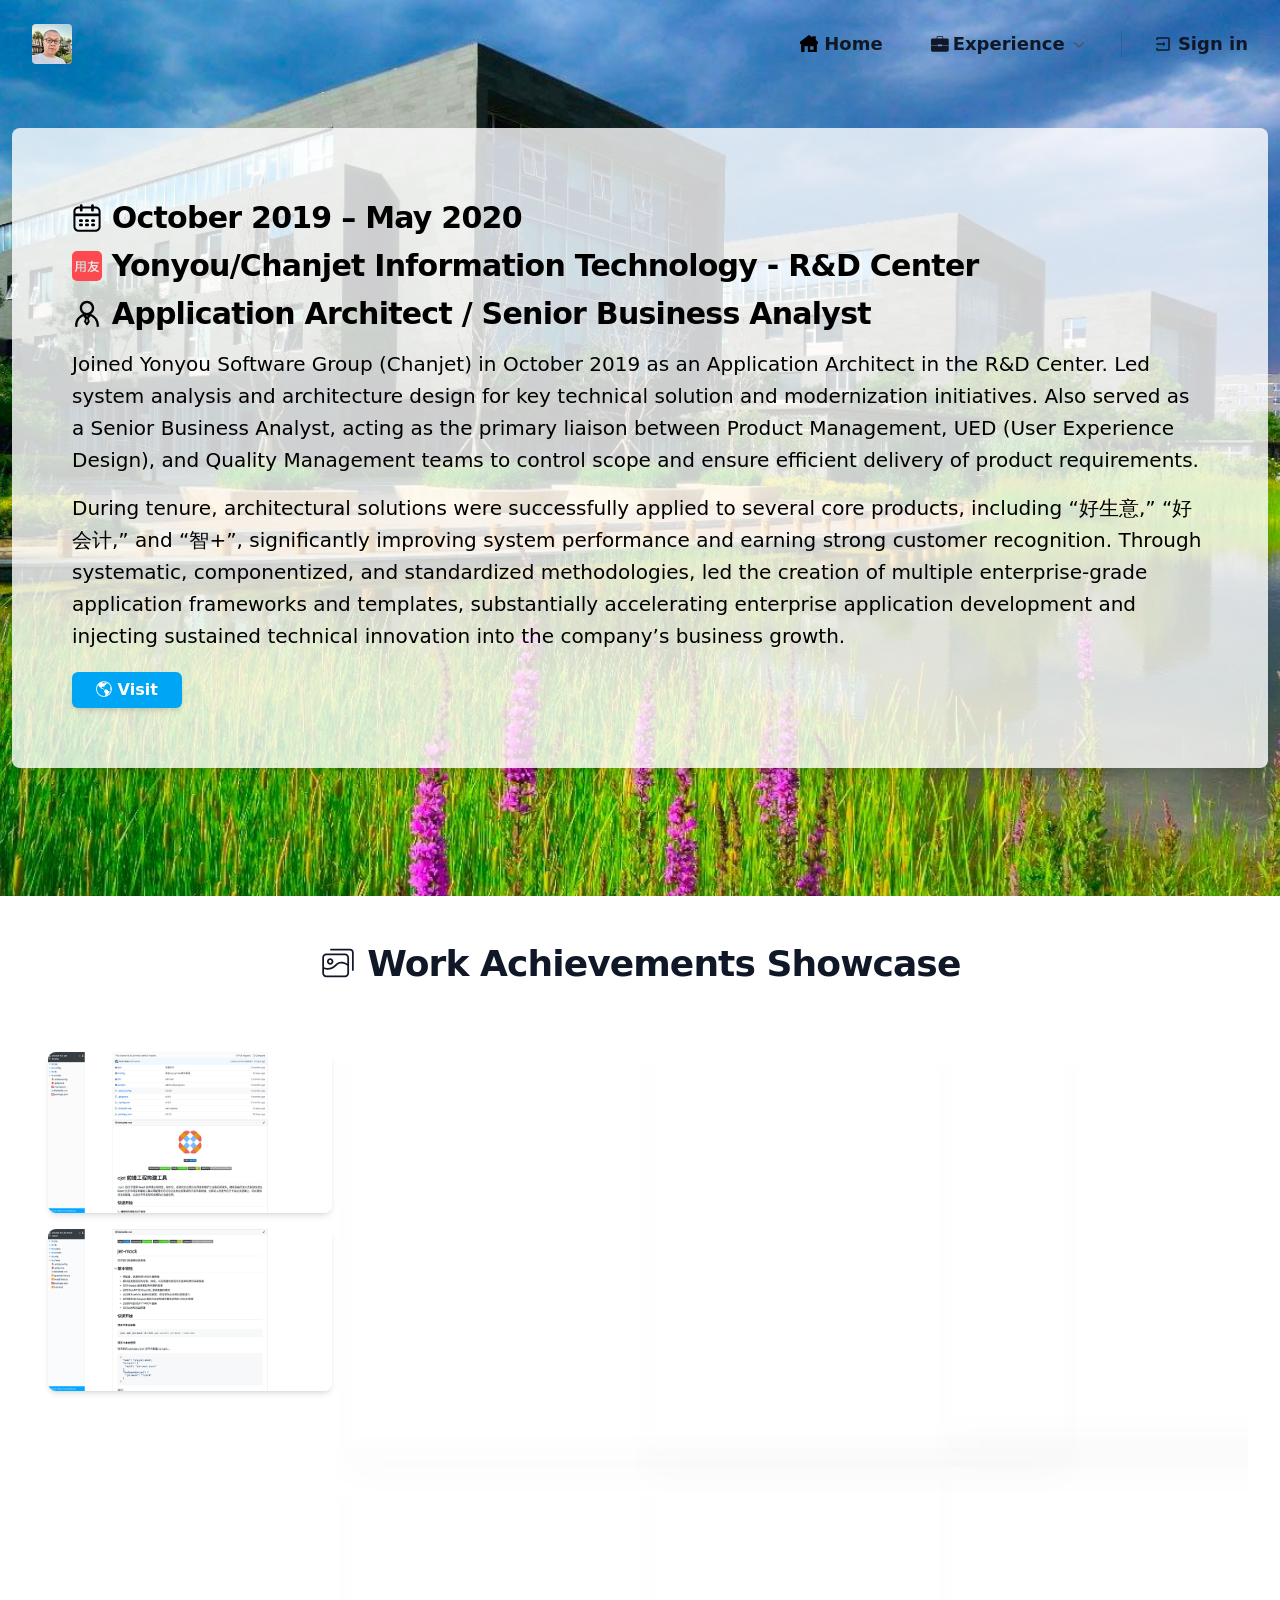
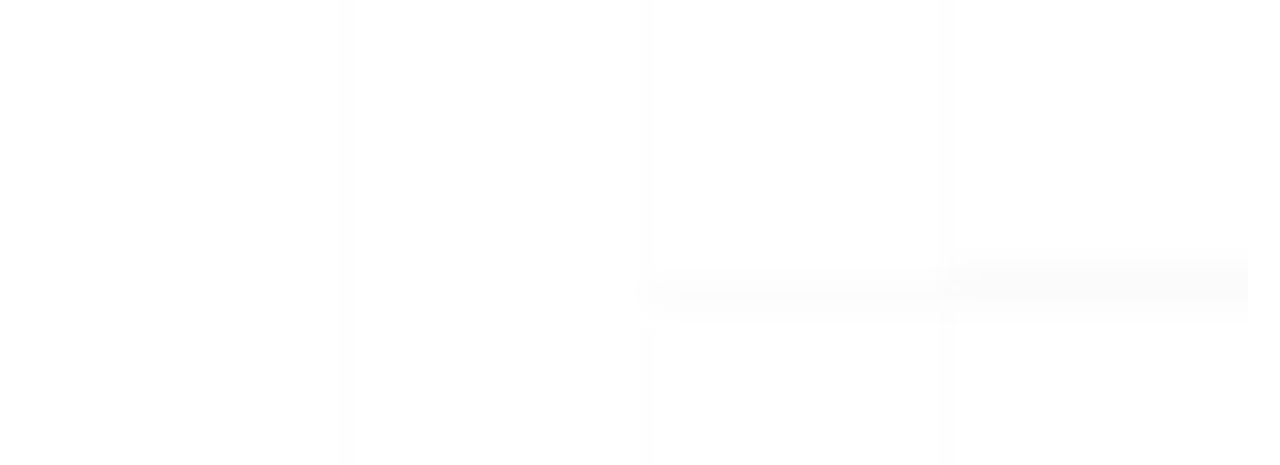
<file: experience/chanjet/index.html>
<!DOCTYPE html><html lang="en"><head><meta charSet="utf-8"/><meta name="viewport" content="width=device-width, initial-scale=1"/><link rel="preload" href="/_next/static/media/4cf2300e9c8272f7-s.p.woff2" as="font" crossorigin="" type="font/woff2"/><link rel="preload" href="/_next/static/media/93f479601ee12b01-s.p.woff2" as="font" crossorigin="" type="font/woff2"/><link rel="stylesheet" href="/_next/static/css/19ce2ae8a991b155.css" data-precedence="next"/><link rel="stylesheet" href="/_next/static/css/cecdbce2880c059c.css" data-precedence="next"/><link rel="stylesheet" href="/_next/static/css/fd1b1a15113a13d5.css" data-precedence="next"/><link rel="preload" as="script" fetchPriority="low" href="/_next/static/chunks/webpack-26a7fb42daa60997.js"/><script src="/_next/static/chunks/784a1605-bbaf7e6101980c08.js" async=""></script><script src="/_next/static/chunks/619-a98f4ea61cb25fe8.js" async=""></script><script src="/_next/static/chunks/main-app-1f5a991ddaf4528d.js" async=""></script><script src="/_next/static/chunks/3621f9d8-c41d87e29eef1076.js" async=""></script><script src="/_next/static/chunks/694-1d6939aec814c84f.js" async=""></script><script src="/_next/static/chunks/853-74a49bc650956044.js" async=""></script><script src="/_next/static/chunks/269-41ee82c3507dcf13.js" async=""></script><script src="/_next/static/chunks/642-608ca45c0dcf5b94.js" async=""></script><script src="/_next/static/chunks/app/page-4c95720971ef4749.js" async=""></script><script src="/_next/static/chunks/672-d47e5e18555ae76e.js" async=""></script><script src="/_next/static/chunks/641-d82752420b063f58.js" async=""></script><script src="/_next/static/chunks/app/experience/chanjet/page-eea3f21223bf814e.js" async=""></script><meta name="next-size-adjust" content=""/><title>Huijian Zhao</title><meta name="description" content="Passionate about leveraging technology to solve complex business challenges and delivering user-centric solutions."/><meta name="msapplicationTileImage" content="/web-app-manifest-300x300.png"/><meta name="mobile-web-app-capable" content="yes"/><meta name="apple-mobile-web-app-title" content="Huijian Zhao"/><meta name="apple-mobile-web-app-status-bar-style" content="default"/><link rel="icon" href="/web-app-manifest-192x192.png" sizes="32x32"/><link rel="icon" href="/web-app-manifest-192x192.png" sizes="192x192"/><link rel="icon" href="/web-app-manifest-300x300.png" sizes="300x300"/><link rel="icon" href="/web-app-manifest-512x512.png" sizes="512x512"/><link rel="apple-touch-icon" href="/web-app-manifest-300x300.png"/><script src="/_next/static/chunks/polyfills-42372ed130431b0a.js" noModule=""></script></head><body class="__variable_188709 __variable_9a8899 antialiased"><div class="fixed inset-0 flex items-center justify-center bg-white z-50"><div class="animate-spin rounded-full h-16 w-16 border-t-4 border-orange-500 border-opacity-75"></div></div><script src="/_next/static/chunks/webpack-26a7fb42daa60997.js" async=""></script><script>(self.__next_f=self.__next_f||[]).push([0])</script><script>self.__next_f.push([1,"1:\"$Sreact.fragment\"\n2:I[76782,[\"448\",\"static/chunks/3621f9d8-c41d87e29eef1076.js\",\"694\",\"static/chunks/694-1d6939aec814c84f.js\",\"853\",\"static/chunks/853-74a49bc650956044.js\",\"269\",\"static/chunks/269-41ee82c3507dcf13.js\",\"642\",\"static/chunks/642-608ca45c0dcf5b94.js\",\"974\",\"static/chunks/app/page-4c95720971ef4749.js\"],\"AuthProvider\"]\n3:I[37365,[],\"\"]\n4:I[99057,[],\"\"]\n5:I[13244,[],\"ClientPageRoot\"]\n6:I[45396,[\"448\",\"static/chunks/3621f9d8-c41d87e29eef1076.js\",\"694\",\"static/chunks/694-1d6939aec814c84f.js\",\"853\",\"static/chunks/853-74a49bc650956044.js\",\"269\",\"static/chunks/269-41ee82c3507dcf13.js\",\"672\",\"static/chunks/672-d47e5e18555ae76e.js\",\"642\",\"static/chunks/642-608ca45c0dcf5b94.js\",\"641\",\"static/chunks/641-d82752420b063f58.js\",\"647\",\"static/chunks/app/experience/chanjet/page-eea3f21223bf814e.js\"],\"default\"]\n9:I[16378,[],\"OutletBoundary\"]\nb:I[16378,[],\"MetadataBoundary\"]\nd:I[16378,[],\"ViewportBoundary\"]\nf:I[86700,[],\"\"]\n:HL[\"/_next/static/media/4cf2300e9c8272f7-s.p.woff2\",\"font\",{\"crossOrigin\":\"\",\"type\":\"font/woff2\"}]\n:HL[\"/_next/static/media/93f479601ee12b01-s.p.woff2\",\"font\",{\"crossOrigin\":\"\",\"type\":\"font/woff2\"}]\n:HL[\"/_next/static/css/19ce2ae8a991b155.css\",\"style\"]\n:HL[\"/_next/static/css/cecdbce2880c059c.css\",\"style\"]\n:HL[\"/_next/static/css/fd1b1a15113a13d5.css\",\"style\"]\n"])</script><script>self.__next_f.push([1,"0:{\"P\":null,\"b\":\"y_xv__nEMshlFZUtbXCQh\",\"p\":\"\",\"c\":[\"\",\"experience\",\"chanjet\",\"\"],\"i\":false,\"f\":[[[\"\",{\"children\":[\"experience\",{\"children\":[\"chanjet\",{\"children\":[\"__PAGE__\",{}]}]}]},\"$undefined\",\"$undefined\",true],[\"\",[\"$\",\"$1\",\"c\",{\"children\":[[[\"$\",\"link\",\"0\",{\"rel\":\"stylesheet\",\"href\":\"/_next/static/css/19ce2ae8a991b155.css\",\"precedence\":\"next\",\"crossOrigin\":\"$undefined\",\"nonce\":\"$undefined\"}]],[\"$\",\"html\",null,{\"lang\":\"en\",\"children\":[\"$\",\"body\",null,{\"className\":\"__variable_188709 __variable_9a8899 antialiased\",\"children\":[\"$\",\"$L2\",null,{\"children\":[\"$\",\"$L3\",null,{\"parallelRouterKey\":\"children\",\"segmentPath\":[\"children\"],\"error\":\"$undefined\",\"errorStyles\":\"$undefined\",\"errorScripts\":\"$undefined\",\"template\":[\"$\",\"$L4\",null,{}],\"templateStyles\":\"$undefined\",\"templateScripts\":\"$undefined\",\"notFound\":[[],[[\"$\",\"title\",null,{\"children\":\"404: This page could not be found.\"}],[\"$\",\"div\",null,{\"style\":{\"fontFamily\":\"system-ui,\\\"Segoe UI\\\",Roboto,Helvetica,Arial,sans-serif,\\\"Apple Color Emoji\\\",\\\"Segoe UI Emoji\\\"\",\"height\":\"100vh\",\"textAlign\":\"center\",\"display\":\"flex\",\"flexDirection\":\"column\",\"alignItems\":\"center\",\"justifyContent\":\"center\"},\"children\":[\"$\",\"div\",null,{\"children\":[[\"$\",\"style\",null,{\"dangerouslySetInnerHTML\":{\"__html\":\"body{color:#000;background:#fff;margin:0}.next-error-h1{border-right:1px solid rgba(0,0,0,.3)}@media (prefers-color-scheme:dark){body{color:#fff;background:#000}.next-error-h1{border-right:1px solid rgba(255,255,255,.3)}}\"}}],[\"$\",\"h1\",null,{\"className\":\"next-error-h1\",\"style\":{\"display\":\"inline-block\",\"margin\":\"0 20px 0 0\",\"padding\":\"0 23px 0 0\",\"fontSize\":24,\"fontWeight\":500,\"verticalAlign\":\"top\",\"lineHeight\":\"49px\"},\"children\":404}],[\"$\",\"div\",null,{\"style\":{\"display\":\"inline-block\"},\"children\":[\"$\",\"h2\",null,{\"style\":{\"fontSize\":14,\"fontWeight\":400,\"lineHeight\":\"49px\",\"margin\":0},\"children\":\"This page could not be found.\"}]}]]}]}]]],\"forbidden\":\"$undefined\",\"unauthorized\":\"$undefined\"}]}]}]}]]}],{\"children\":[\"experience\",[\"$\",\"$1\",\"c\",{\"children\":[null,[\"$\",\"$L3\",null,{\"parallelRouterKey\":\"children\",\"segmentPath\":[\"children\",\"experience\",\"children\"],\"error\":\"$undefined\",\"errorStyles\":\"$undefined\",\"errorScripts\":\"$undefined\",\"template\":[\"$\",\"$L4\",null,{}],\"templateStyles\":\"$undefined\",\"templateScripts\":\"$undefined\",\"notFound\":\"$undefined\",\"forbidden\":\"$undefined\",\"unauthorized\":\"$undefined\"}]]}],{\"children\":[\"chanjet\",[\"$\",\"$1\",\"c\",{\"children\":[null,[\"$\",\"$L3\",null,{\"parallelRouterKey\":\"children\",\"segmentPath\":[\"children\",\"experience\",\"children\",\"chanjet\",\"children\"],\"error\":\"$undefined\",\"errorStyles\":\"$undefined\",\"errorScripts\":\"$undefined\",\"template\":[\"$\",\"$L4\",null,{}],\"templateStyles\":\"$undefined\",\"templateScripts\":\"$undefined\",\"notFound\":\"$undefined\",\"forbidden\":\"$undefined\",\"unauthorized\":\"$undefined\"}]]}],{\"children\":[\"__PAGE__\",[\"$\",\"$1\",\"c\",{\"children\":[[\"$\",\"$L5\",null,{\"Component\":\"$6\",\"searchParams\":{},\"params\":{},\"promises\":[\"$@7\",\"$@8\"]}],[[\"$\",\"link\",\"0\",{\"rel\":\"stylesheet\",\"href\":\"/_next/static/css/cecdbce2880c059c.css\",\"precedence\":\"next\",\"crossOrigin\":\"$undefined\",\"nonce\":\"$undefined\"}],[\"$\",\"link\",\"1\",{\"rel\":\"stylesheet\",\"href\":\"/_next/static/css/fd1b1a15113a13d5.css\",\"precedence\":\"next\",\"crossOrigin\":\"$undefined\",\"nonce\":\"$undefined\"}]],[\"$\",\"$L9\",null,{\"children\":\"$La\"}]]}],{},null,false]},null,false]},null,false]},null,false],[\"$\",\"$1\",\"h\",{\"children\":[null,[\"$\",\"$1\",\"B4UelHNlrNYjQqlTS0mW9\",{\"children\":[[\"$\",\"$Lb\",null,{\"children\":\"$Lc\"}],[\"$\",\"$Ld\",null,{\"children\":\"$Le\"}],[\"$\",\"meta\",null,{\"name\":\"next-size-adjust\",\"content\":\"\"}]]}]]}],false]],\"m\":\"$undefined\",\"G\":[\"$f\",\"$undefined\"],\"s\":false,\"S\":true}\n"])</script><script>self.__next_f.push([1,"7:{}\n8:{}\n"])</script><script>self.__next_f.push([1,"e:[[\"$\",\"meta\",\"0\",{\"name\":\"viewport\",\"content\":\"width=device-width, initial-scale=1\"}]]\nc:[[\"$\",\"meta\",\"0\",{\"charSet\":\"utf-8\"}],[\"$\",\"title\",\"1\",{\"children\":\"Huijian Zhao\"}],[\"$\",\"meta\",\"2\",{\"name\":\"description\",\"content\":\"Passionate about leveraging technology to solve complex business challenges and delivering user-centric solutions.\"}],[\"$\",\"meta\",\"3\",{\"name\":\"msapplicationTileImage\",\"content\":\"/web-app-manifest-300x300.png\"}],[\"$\",\"meta\",\"4\",{\"name\":\"mobile-web-app-capable\",\"content\":\"yes\"}],[\"$\",\"meta\",\"5\",{\"name\":\"apple-mobile-web-app-title\",\"content\":\"Huijian Zhao\"}],[\"$\",\"meta\",\"6\",{\"name\":\"apple-mobile-web-app-status-bar-style\",\"content\":\"default\"}],[\"$\",\"link\",\"7\",{\"rel\":\"icon\",\"href\":\"/web-app-manifest-192x192.png\",\"sizes\":\"32x32\"}],[\"$\",\"link\",\"8\",{\"rel\":\"icon\",\"href\":\"/web-app-manifest-192x192.png\",\"sizes\":\"192x192\"}],[\"$\",\"link\",\"9\",{\"rel\":\"icon\",\"href\":\"/web-app-manifest-300x300.png\",\"sizes\":\"300x300\"}],[\"$\",\"link\",\"10\",{\"rel\":\"icon\",\"href\":\"/web-app-manifest-512x512.png\",\"sizes\":\"512x512\"}],[\"$\",\"link\",\"11\",{\"rel\":\"apple-touch-icon\",\"href\":\"/web-app-manifest-300x300.png\"}]]\n"])</script><script>self.__next_f.push([1,"a:null\n"])</script></body></html>
</file>
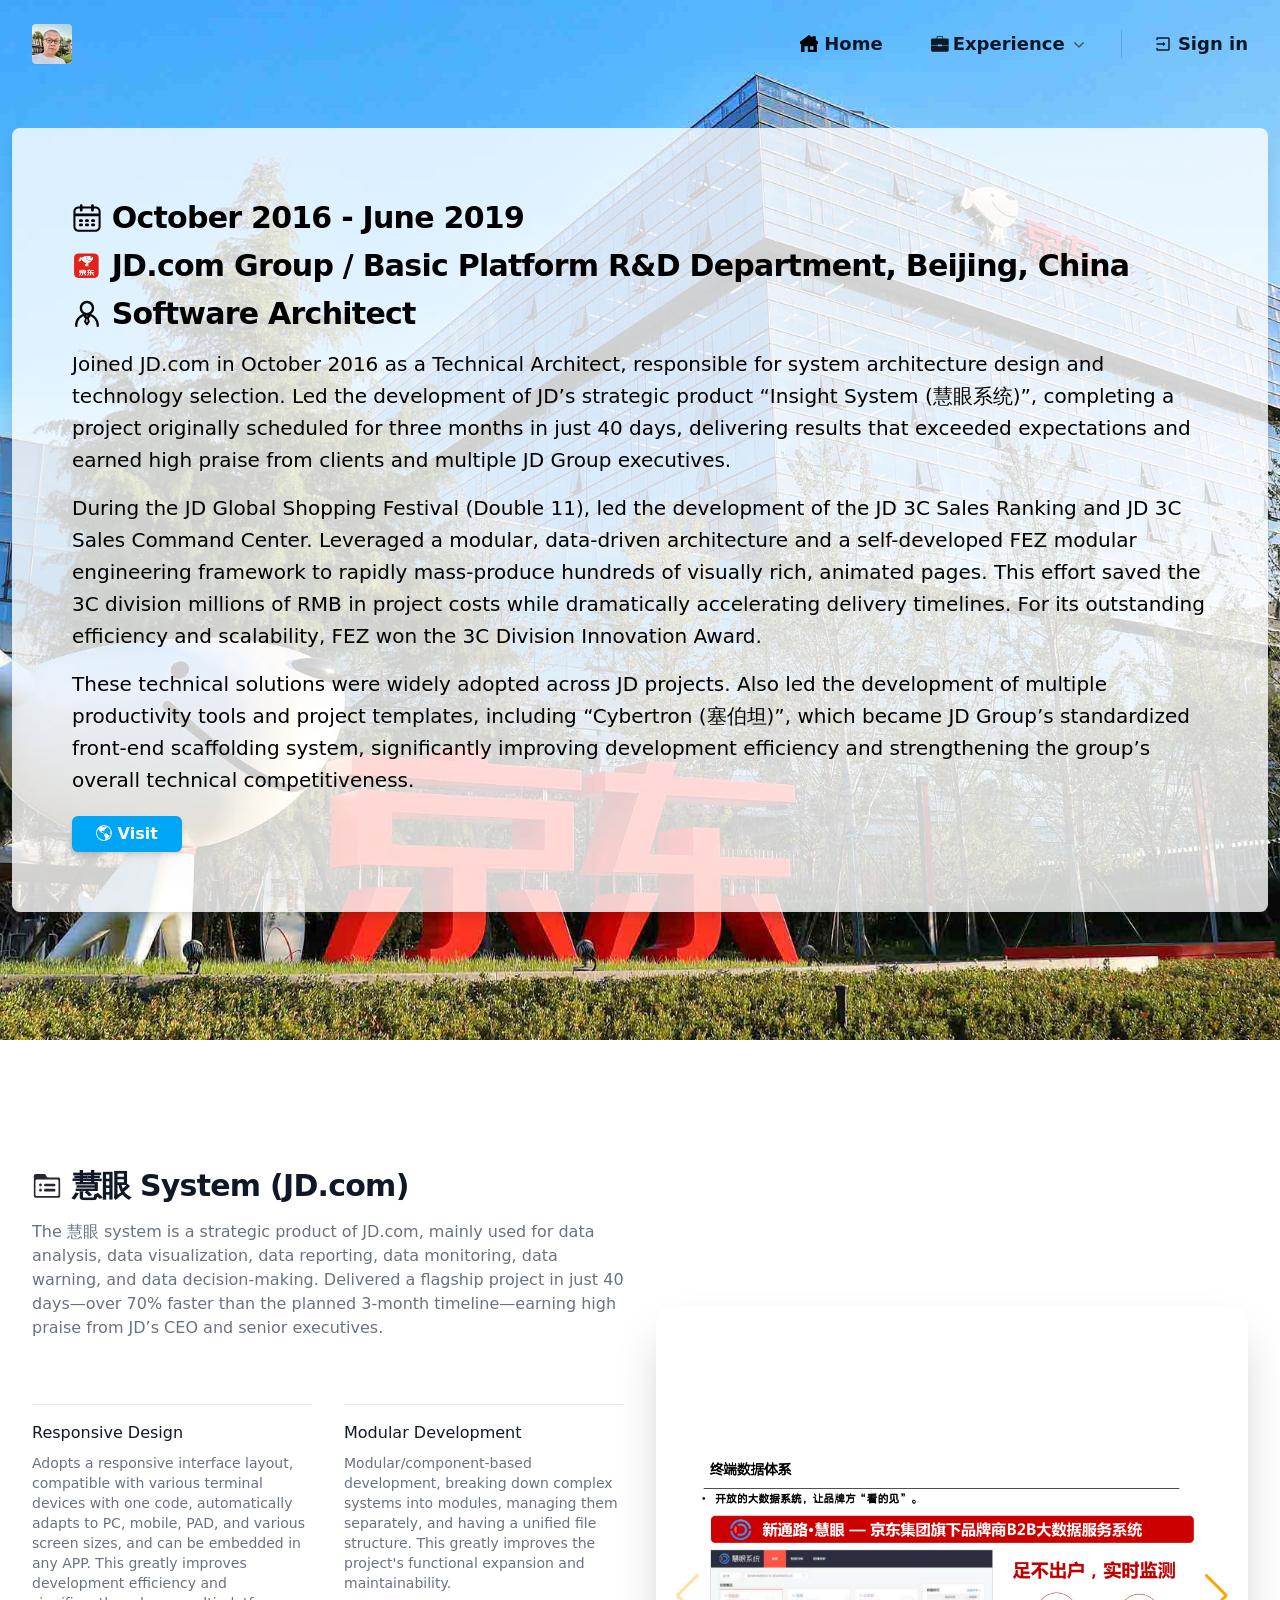
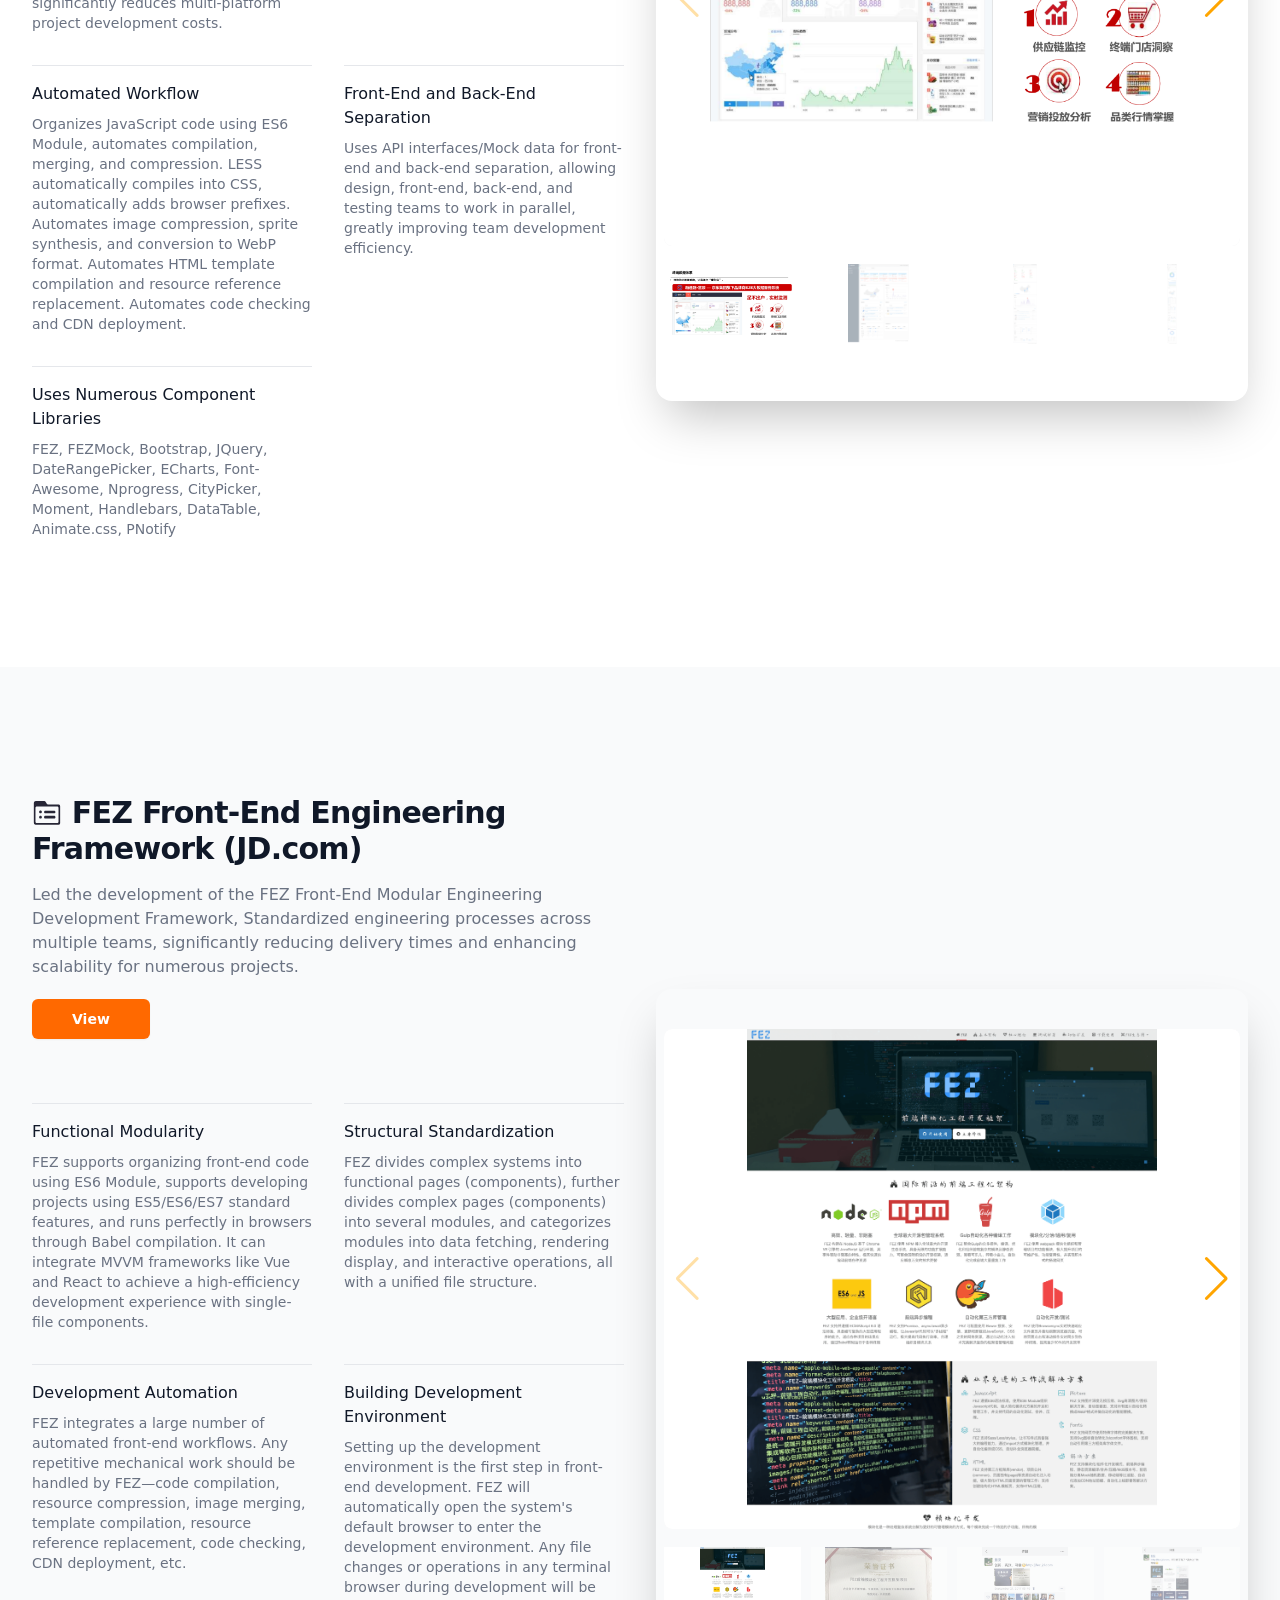
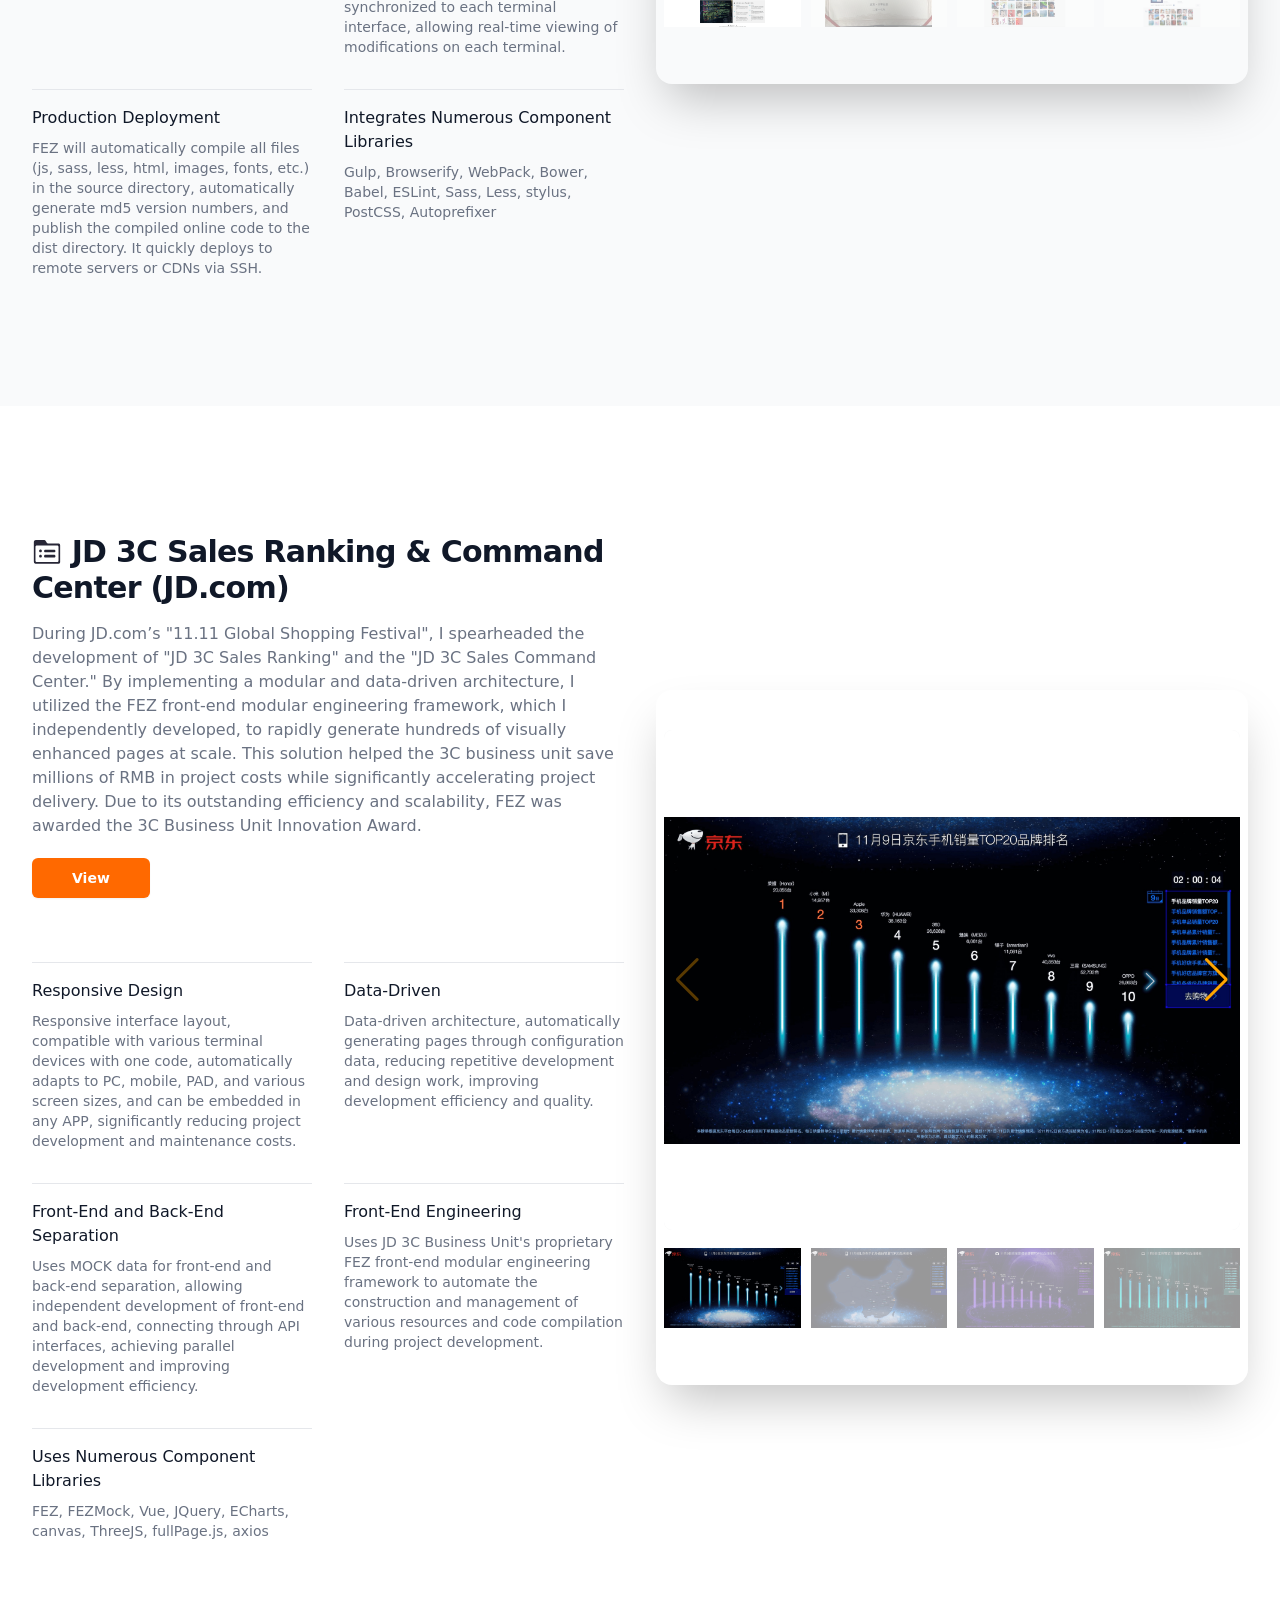
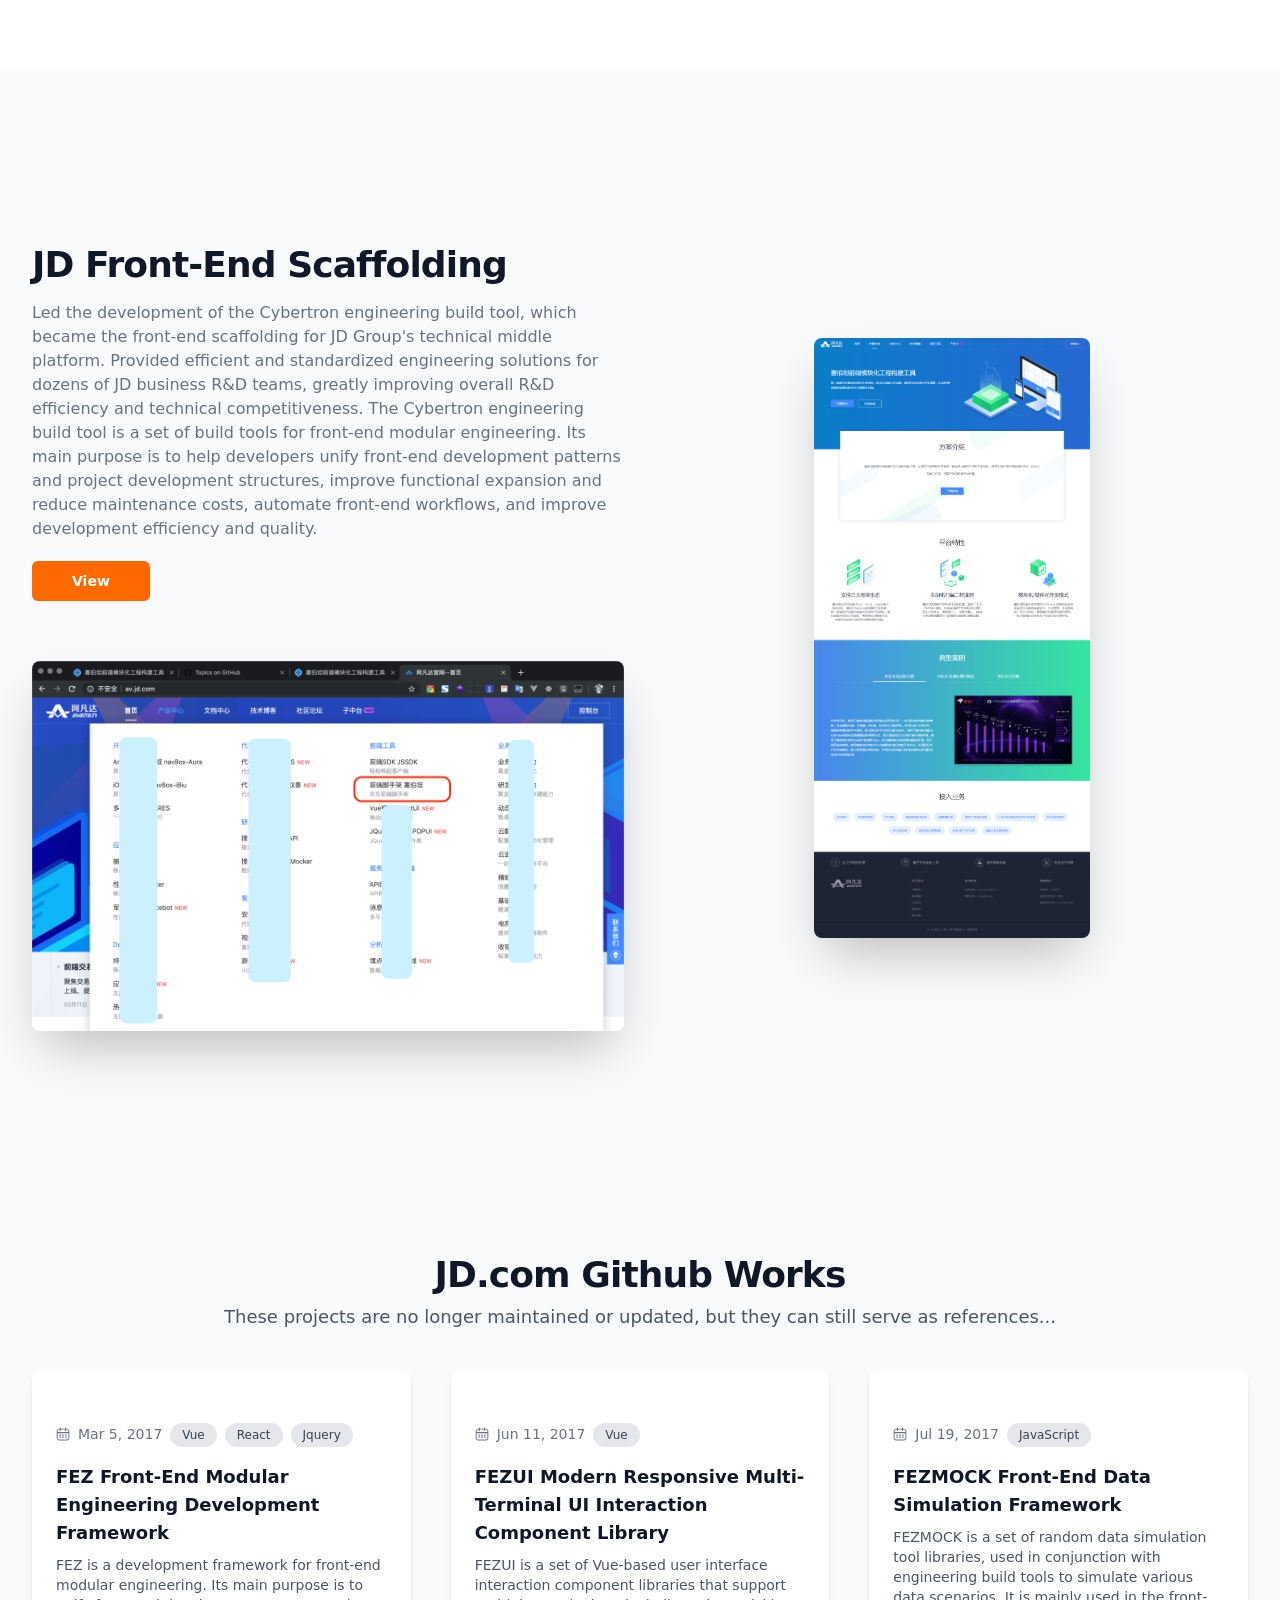
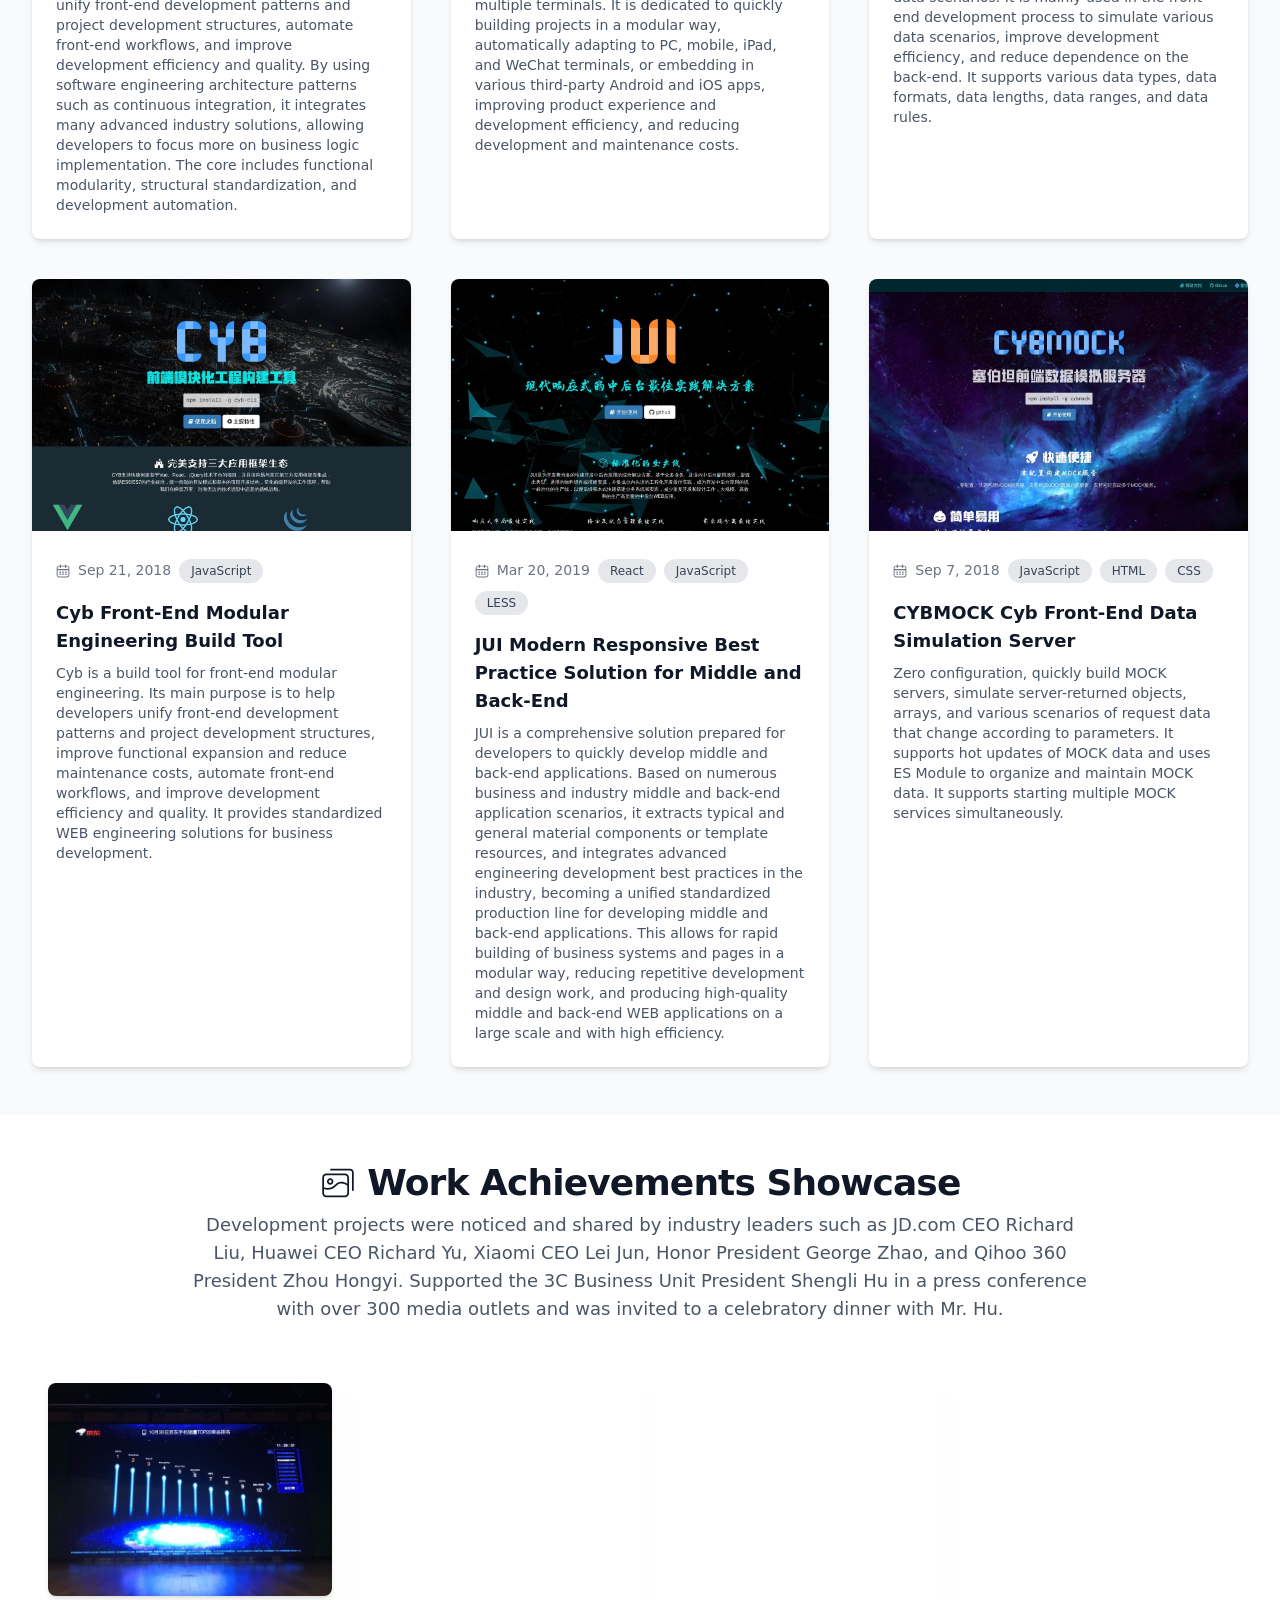
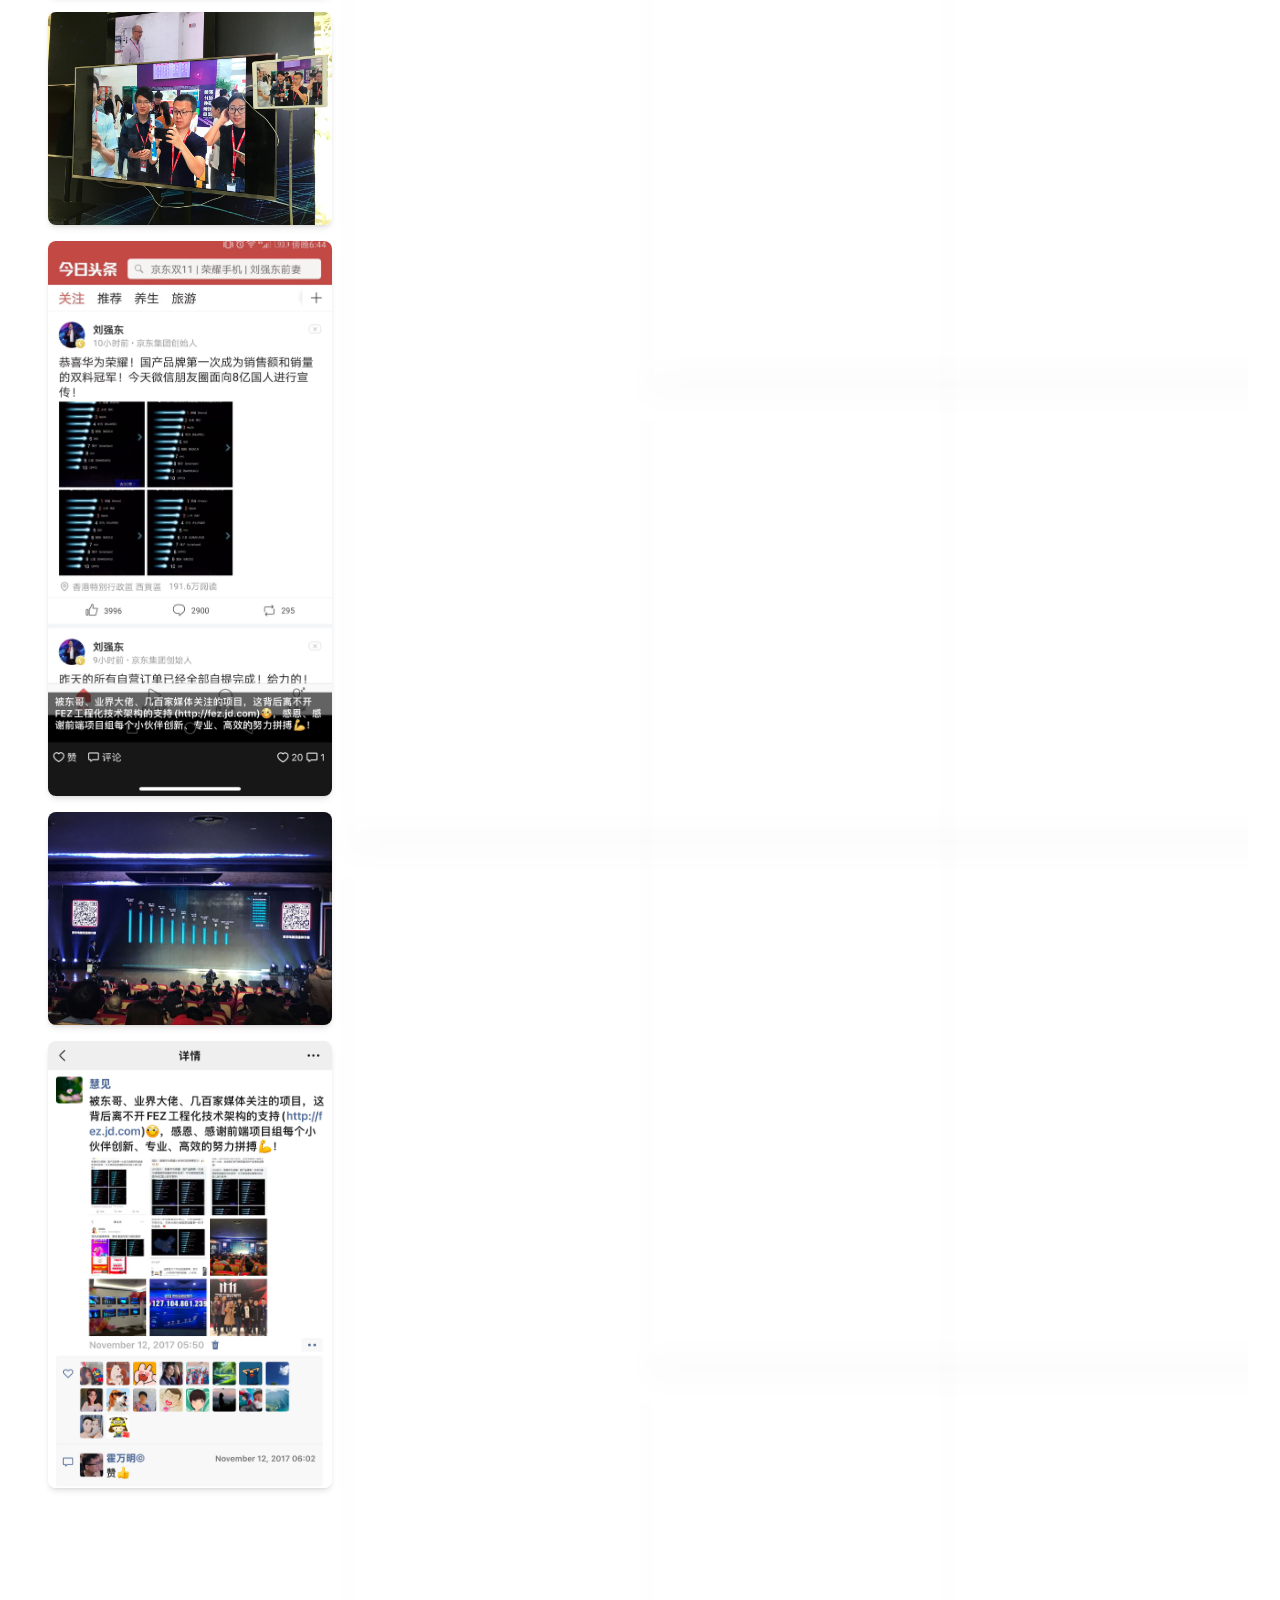
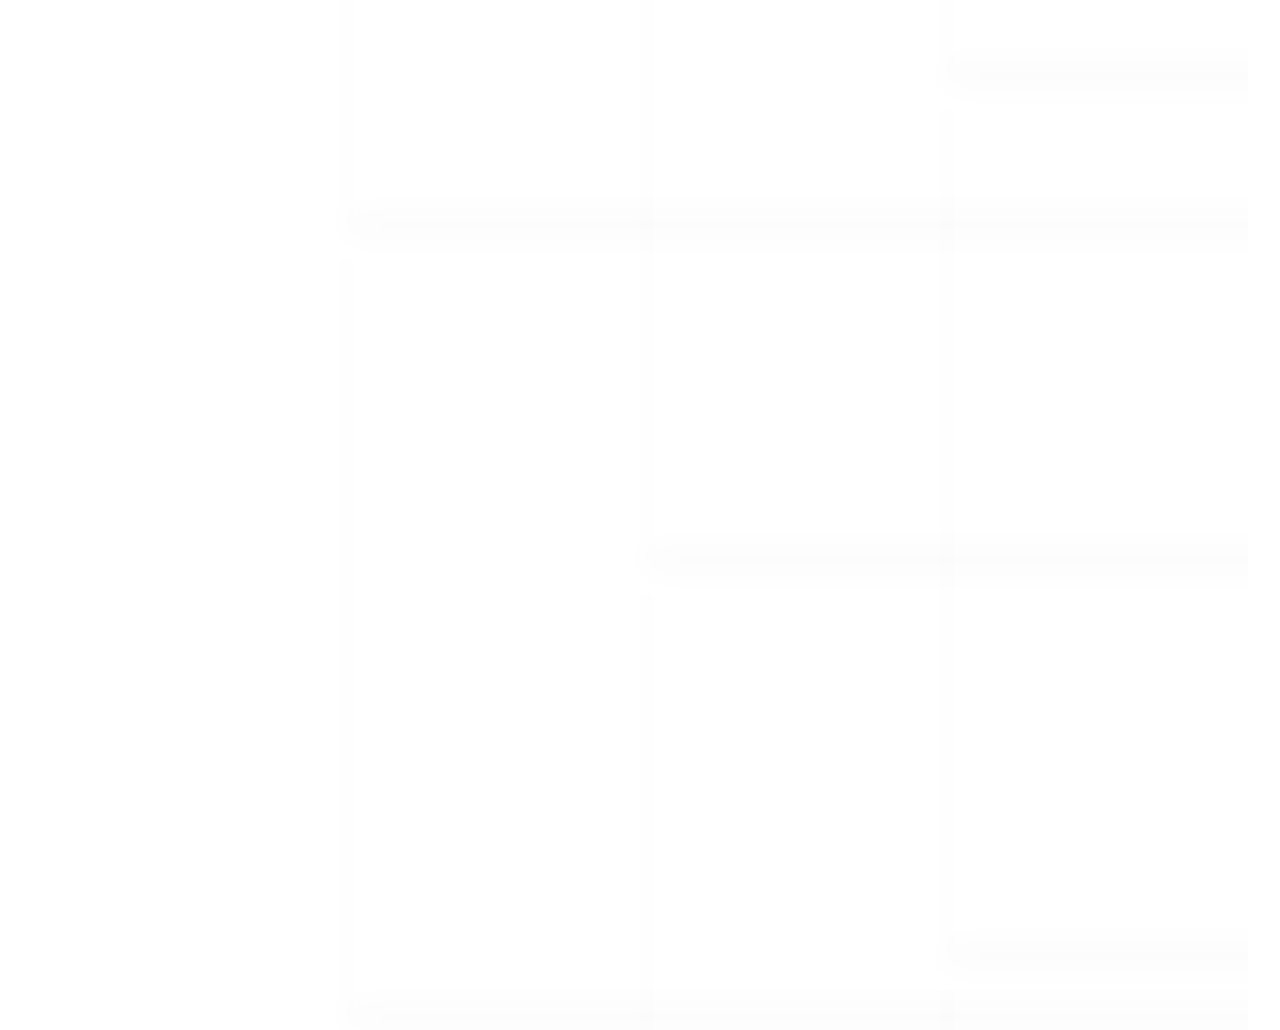
<file: experience/jd/index.html>
<!DOCTYPE html><html lang="en"><head><meta charSet="utf-8"/><meta name="viewport" content="width=device-width, initial-scale=1"/><link rel="preload" href="/_next/static/media/4cf2300e9c8272f7-s.p.woff2" as="font" crossorigin="" type="font/woff2"/><link rel="preload" href="/_next/static/media/93f479601ee12b01-s.p.woff2" as="font" crossorigin="" type="font/woff2"/><link rel="stylesheet" href="/_next/static/css/19ce2ae8a991b155.css" data-precedence="next"/><link rel="stylesheet" href="/_next/static/css/cecdbce2880c059c.css" data-precedence="next"/><link rel="stylesheet" href="/_next/static/css/fd1b1a15113a13d5.css" data-precedence="next"/><link rel="preload" as="script" fetchPriority="low" href="/_next/static/chunks/webpack-26a7fb42daa60997.js"/><script src="/_next/static/chunks/784a1605-bbaf7e6101980c08.js" async=""></script><script src="/_next/static/chunks/619-a98f4ea61cb25fe8.js" async=""></script><script src="/_next/static/chunks/main-app-1f5a991ddaf4528d.js" async=""></script><script src="/_next/static/chunks/3621f9d8-c41d87e29eef1076.js" async=""></script><script src="/_next/static/chunks/694-1d6939aec814c84f.js" async=""></script><script src="/_next/static/chunks/853-74a49bc650956044.js" async=""></script><script src="/_next/static/chunks/269-41ee82c3507dcf13.js" async=""></script><script src="/_next/static/chunks/642-608ca45c0dcf5b94.js" async=""></script><script src="/_next/static/chunks/app/page-4c95720971ef4749.js" async=""></script><script src="/_next/static/chunks/672-d47e5e18555ae76e.js" async=""></script><script src="/_next/static/chunks/641-d82752420b063f58.js" async=""></script><script src="/_next/static/chunks/app/experience/jd/page-bcb4b2e449b5b8de.js" async=""></script><meta name="next-size-adjust" content=""/><title>Huijian Zhao</title><meta name="description" content="Passionate about leveraging technology to solve complex business challenges and delivering user-centric solutions."/><meta name="msapplicationTileImage" content="/web-app-manifest-300x300.png"/><meta name="mobile-web-app-capable" content="yes"/><meta name="apple-mobile-web-app-title" content="Huijian Zhao"/><meta name="apple-mobile-web-app-status-bar-style" content="default"/><link rel="icon" href="/web-app-manifest-192x192.png" sizes="32x32"/><link rel="icon" href="/web-app-manifest-192x192.png" sizes="192x192"/><link rel="icon" href="/web-app-manifest-300x300.png" sizes="300x300"/><link rel="icon" href="/web-app-manifest-512x512.png" sizes="512x512"/><link rel="apple-touch-icon" href="/web-app-manifest-300x300.png"/><script src="/_next/static/chunks/polyfills-42372ed130431b0a.js" noModule=""></script></head><body class="__variable_188709 __variable_9a8899 antialiased"><div class="fixed inset-0 flex items-center justify-center bg-white z-50"><div class="animate-spin rounded-full h-16 w-16 border-t-4 border-orange-500 border-opacity-75"></div></div><script src="/_next/static/chunks/webpack-26a7fb42daa60997.js" async=""></script><script>(self.__next_f=self.__next_f||[]).push([0])</script><script>self.__next_f.push([1,"1:\"$Sreact.fragment\"\n2:I[76782,[\"448\",\"static/chunks/3621f9d8-c41d87e29eef1076.js\",\"694\",\"static/chunks/694-1d6939aec814c84f.js\",\"853\",\"static/chunks/853-74a49bc650956044.js\",\"269\",\"static/chunks/269-41ee82c3507dcf13.js\",\"642\",\"static/chunks/642-608ca45c0dcf5b94.js\",\"974\",\"static/chunks/app/page-4c95720971ef4749.js\"],\"AuthProvider\"]\n3:I[37365,[],\"\"]\n4:I[99057,[],\"\"]\n5:I[13244,[],\"ClientPageRoot\"]\n6:I[81273,[\"448\",\"static/chunks/3621f9d8-c41d87e29eef1076.js\",\"694\",\"static/chunks/694-1d6939aec814c84f.js\",\"853\",\"static/chunks/853-74a49bc650956044.js\",\"269\",\"static/chunks/269-41ee82c3507dcf13.js\",\"672\",\"static/chunks/672-d47e5e18555ae76e.js\",\"642\",\"static/chunks/642-608ca45c0dcf5b94.js\",\"641\",\"static/chunks/641-d82752420b063f58.js\",\"2\",\"static/chunks/app/experience/jd/page-bcb4b2e449b5b8de.js\"],\"default\"]\n9:I[16378,[],\"OutletBoundary\"]\nb:I[16378,[],\"MetadataBoundary\"]\nd:I[16378,[],\"ViewportBoundary\"]\nf:I[86700,[],\"\"]\n:HL[\"/_next/static/media/4cf2300e9c8272f7-s.p.woff2\",\"font\",{\"crossOrigin\":\"\",\"type\":\"font/woff2\"}]\n:HL[\"/_next/static/media/93f479601ee12b01-s.p.woff2\",\"font\",{\"crossOrigin\":\"\",\"type\":\"font/woff2\"}]\n:HL[\"/_next/static/css/19ce2ae8a991b155.css\",\"style\"]\n:HL[\"/_next/static/css/cecdbce2880c059c.css\",\"style\"]\n:HL[\"/_next/static/css/fd1b1a15113a13d5.css\",\"style\"]\n"])</script><script>self.__next_f.push([1,"0:{\"P\":null,\"b\":\"y_xv__nEMshlFZUtbXCQh\",\"p\":\"\",\"c\":[\"\",\"experience\",\"jd\",\"\"],\"i\":false,\"f\":[[[\"\",{\"children\":[\"experience\",{\"children\":[\"jd\",{\"children\":[\"__PAGE__\",{}]}]}]},\"$undefined\",\"$undefined\",true],[\"\",[\"$\",\"$1\",\"c\",{\"children\":[[[\"$\",\"link\",\"0\",{\"rel\":\"stylesheet\",\"href\":\"/_next/static/css/19ce2ae8a991b155.css\",\"precedence\":\"next\",\"crossOrigin\":\"$undefined\",\"nonce\":\"$undefined\"}]],[\"$\",\"html\",null,{\"lang\":\"en\",\"children\":[\"$\",\"body\",null,{\"className\":\"__variable_188709 __variable_9a8899 antialiased\",\"children\":[\"$\",\"$L2\",null,{\"children\":[\"$\",\"$L3\",null,{\"parallelRouterKey\":\"children\",\"segmentPath\":[\"children\"],\"error\":\"$undefined\",\"errorStyles\":\"$undefined\",\"errorScripts\":\"$undefined\",\"template\":[\"$\",\"$L4\",null,{}],\"templateStyles\":\"$undefined\",\"templateScripts\":\"$undefined\",\"notFound\":[[],[[\"$\",\"title\",null,{\"children\":\"404: This page could not be found.\"}],[\"$\",\"div\",null,{\"style\":{\"fontFamily\":\"system-ui,\\\"Segoe UI\\\",Roboto,Helvetica,Arial,sans-serif,\\\"Apple Color Emoji\\\",\\\"Segoe UI Emoji\\\"\",\"height\":\"100vh\",\"textAlign\":\"center\",\"display\":\"flex\",\"flexDirection\":\"column\",\"alignItems\":\"center\",\"justifyContent\":\"center\"},\"children\":[\"$\",\"div\",null,{\"children\":[[\"$\",\"style\",null,{\"dangerouslySetInnerHTML\":{\"__html\":\"body{color:#000;background:#fff;margin:0}.next-error-h1{border-right:1px solid rgba(0,0,0,.3)}@media (prefers-color-scheme:dark){body{color:#fff;background:#000}.next-error-h1{border-right:1px solid rgba(255,255,255,.3)}}\"}}],[\"$\",\"h1\",null,{\"className\":\"next-error-h1\",\"style\":{\"display\":\"inline-block\",\"margin\":\"0 20px 0 0\",\"padding\":\"0 23px 0 0\",\"fontSize\":24,\"fontWeight\":500,\"verticalAlign\":\"top\",\"lineHeight\":\"49px\"},\"children\":404}],[\"$\",\"div\",null,{\"style\":{\"display\":\"inline-block\"},\"children\":[\"$\",\"h2\",null,{\"style\":{\"fontSize\":14,\"fontWeight\":400,\"lineHeight\":\"49px\",\"margin\":0},\"children\":\"This page could not be found.\"}]}]]}]}]]],\"forbidden\":\"$undefined\",\"unauthorized\":\"$undefined\"}]}]}]}]]}],{\"children\":[\"experience\",[\"$\",\"$1\",\"c\",{\"children\":[null,[\"$\",\"$L3\",null,{\"parallelRouterKey\":\"children\",\"segmentPath\":[\"children\",\"experience\",\"children\"],\"error\":\"$undefined\",\"errorStyles\":\"$undefined\",\"errorScripts\":\"$undefined\",\"template\":[\"$\",\"$L4\",null,{}],\"templateStyles\":\"$undefined\",\"templateScripts\":\"$undefined\",\"notFound\":\"$undefined\",\"forbidden\":\"$undefined\",\"unauthorized\":\"$undefined\"}]]}],{\"children\":[\"jd\",[\"$\",\"$1\",\"c\",{\"children\":[null,[\"$\",\"$L3\",null,{\"parallelRouterKey\":\"children\",\"segmentPath\":[\"children\",\"experience\",\"children\",\"jd\",\"children\"],\"error\":\"$undefined\",\"errorStyles\":\"$undefined\",\"errorScripts\":\"$undefined\",\"template\":[\"$\",\"$L4\",null,{}],\"templateStyles\":\"$undefined\",\"templateScripts\":\"$undefined\",\"notFound\":\"$undefined\",\"forbidden\":\"$undefined\",\"unauthorized\":\"$undefined\"}]]}],{\"children\":[\"__PAGE__\",[\"$\",\"$1\",\"c\",{\"children\":[[\"$\",\"$L5\",null,{\"Component\":\"$6\",\"searchParams\":{},\"params\":{},\"promises\":[\"$@7\",\"$@8\"]}],[[\"$\",\"link\",\"0\",{\"rel\":\"stylesheet\",\"href\":\"/_next/static/css/cecdbce2880c059c.css\",\"precedence\":\"next\",\"crossOrigin\":\"$undefined\",\"nonce\":\"$undefined\"}],[\"$\",\"link\",\"1\",{\"rel\":\"stylesheet\",\"href\":\"/_next/static/css/fd1b1a15113a13d5.css\",\"precedence\":\"next\",\"crossOrigin\":\"$undefined\",\"nonce\":\"$undefined\"}]],[\"$\",\"$L9\",null,{\"children\":\"$La\"}]]}],{},null,false]},null,false]},null,false]},null,false],[\"$\",\"$1\",\"h\",{\"children\":[null,[\"$\",\"$1\",\"bmzvQEc8R5SrcGPmKlSlj\",{\"children\":[[\"$\",\"$Lb\",null,{\"children\":\"$Lc\"}],[\"$\",\"$Ld\",null,{\"children\":\"$Le\"}],[\"$\",\"meta\",null,{\"name\":\"next-size-adjust\",\"content\":\"\"}]]}]]}],false]],\"m\":\"$undefined\",\"G\":[\"$f\",\"$undefined\"],\"s\":false,\"S\":true}\n"])</script><script>self.__next_f.push([1,"7:{}\n8:{}\n"])</script><script>self.__next_f.push([1,"e:[[\"$\",\"meta\",\"0\",{\"name\":\"viewport\",\"content\":\"width=device-width, initial-scale=1\"}]]\nc:[[\"$\",\"meta\",\"0\",{\"charSet\":\"utf-8\"}],[\"$\",\"title\",\"1\",{\"children\":\"Huijian Zhao\"}],[\"$\",\"meta\",\"2\",{\"name\":\"description\",\"content\":\"Passionate about leveraging technology to solve complex business challenges and delivering user-centric solutions.\"}],[\"$\",\"meta\",\"3\",{\"name\":\"msapplicationTileImage\",\"content\":\"/web-app-manifest-300x300.png\"}],[\"$\",\"meta\",\"4\",{\"name\":\"mobile-web-app-capable\",\"content\":\"yes\"}],[\"$\",\"meta\",\"5\",{\"name\":\"apple-mobile-web-app-title\",\"content\":\"Huijian Zhao\"}],[\"$\",\"meta\",\"6\",{\"name\":\"apple-mobile-web-app-status-bar-style\",\"content\":\"default\"}],[\"$\",\"link\",\"7\",{\"rel\":\"icon\",\"href\":\"/web-app-manifest-192x192.png\",\"sizes\":\"32x32\"}],[\"$\",\"link\",\"8\",{\"rel\":\"icon\",\"href\":\"/web-app-manifest-192x192.png\",\"sizes\":\"192x192\"}],[\"$\",\"link\",\"9\",{\"rel\":\"icon\",\"href\":\"/web-app-manifest-300x300.png\",\"sizes\":\"300x300\"}],[\"$\",\"link\",\"10\",{\"rel\":\"icon\",\"href\":\"/web-app-manifest-512x512.png\",\"sizes\":\"512x512\"}],[\"$\",\"link\",\"11\",{\"rel\":\"apple-touch-icon\",\"href\":\"/web-app-manifest-300x300.png\"}]]\n"])</script><script>self.__next_f.push([1,"a:null\n"])</script></body></html>
</file>
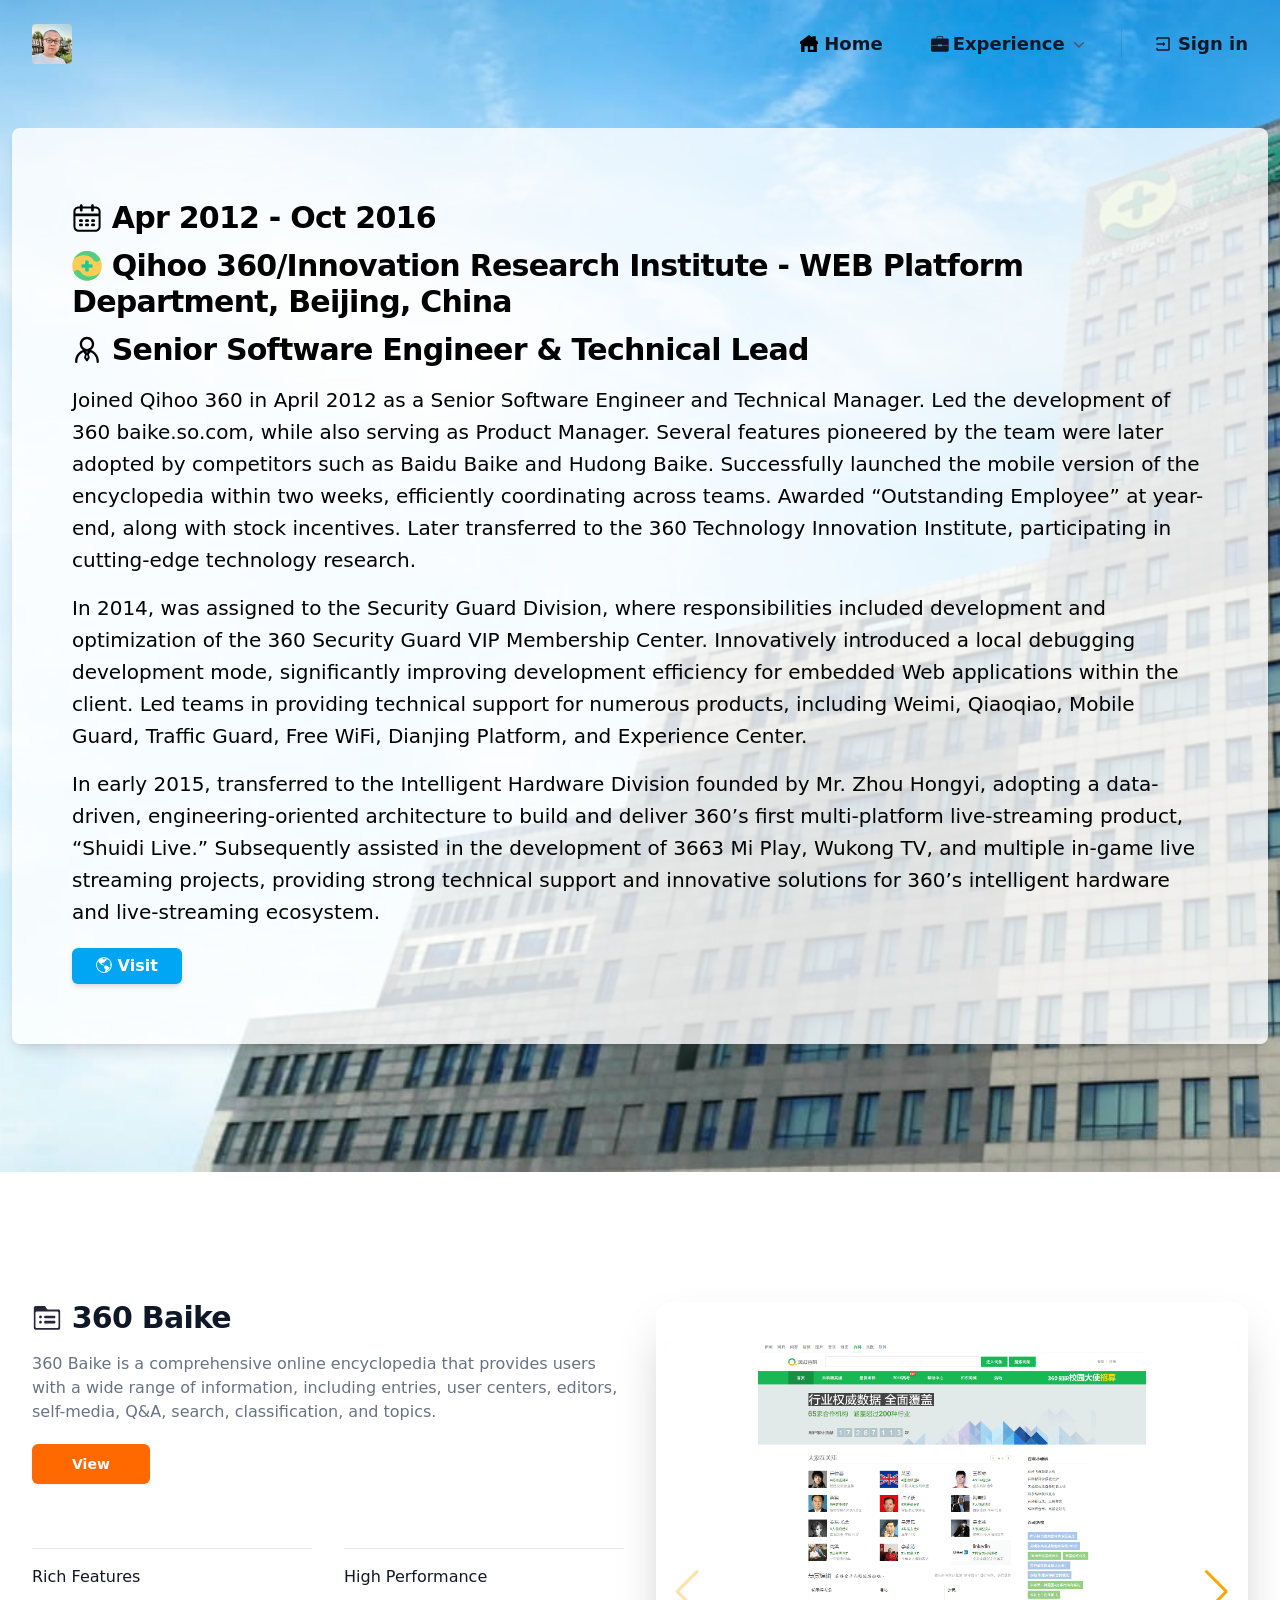
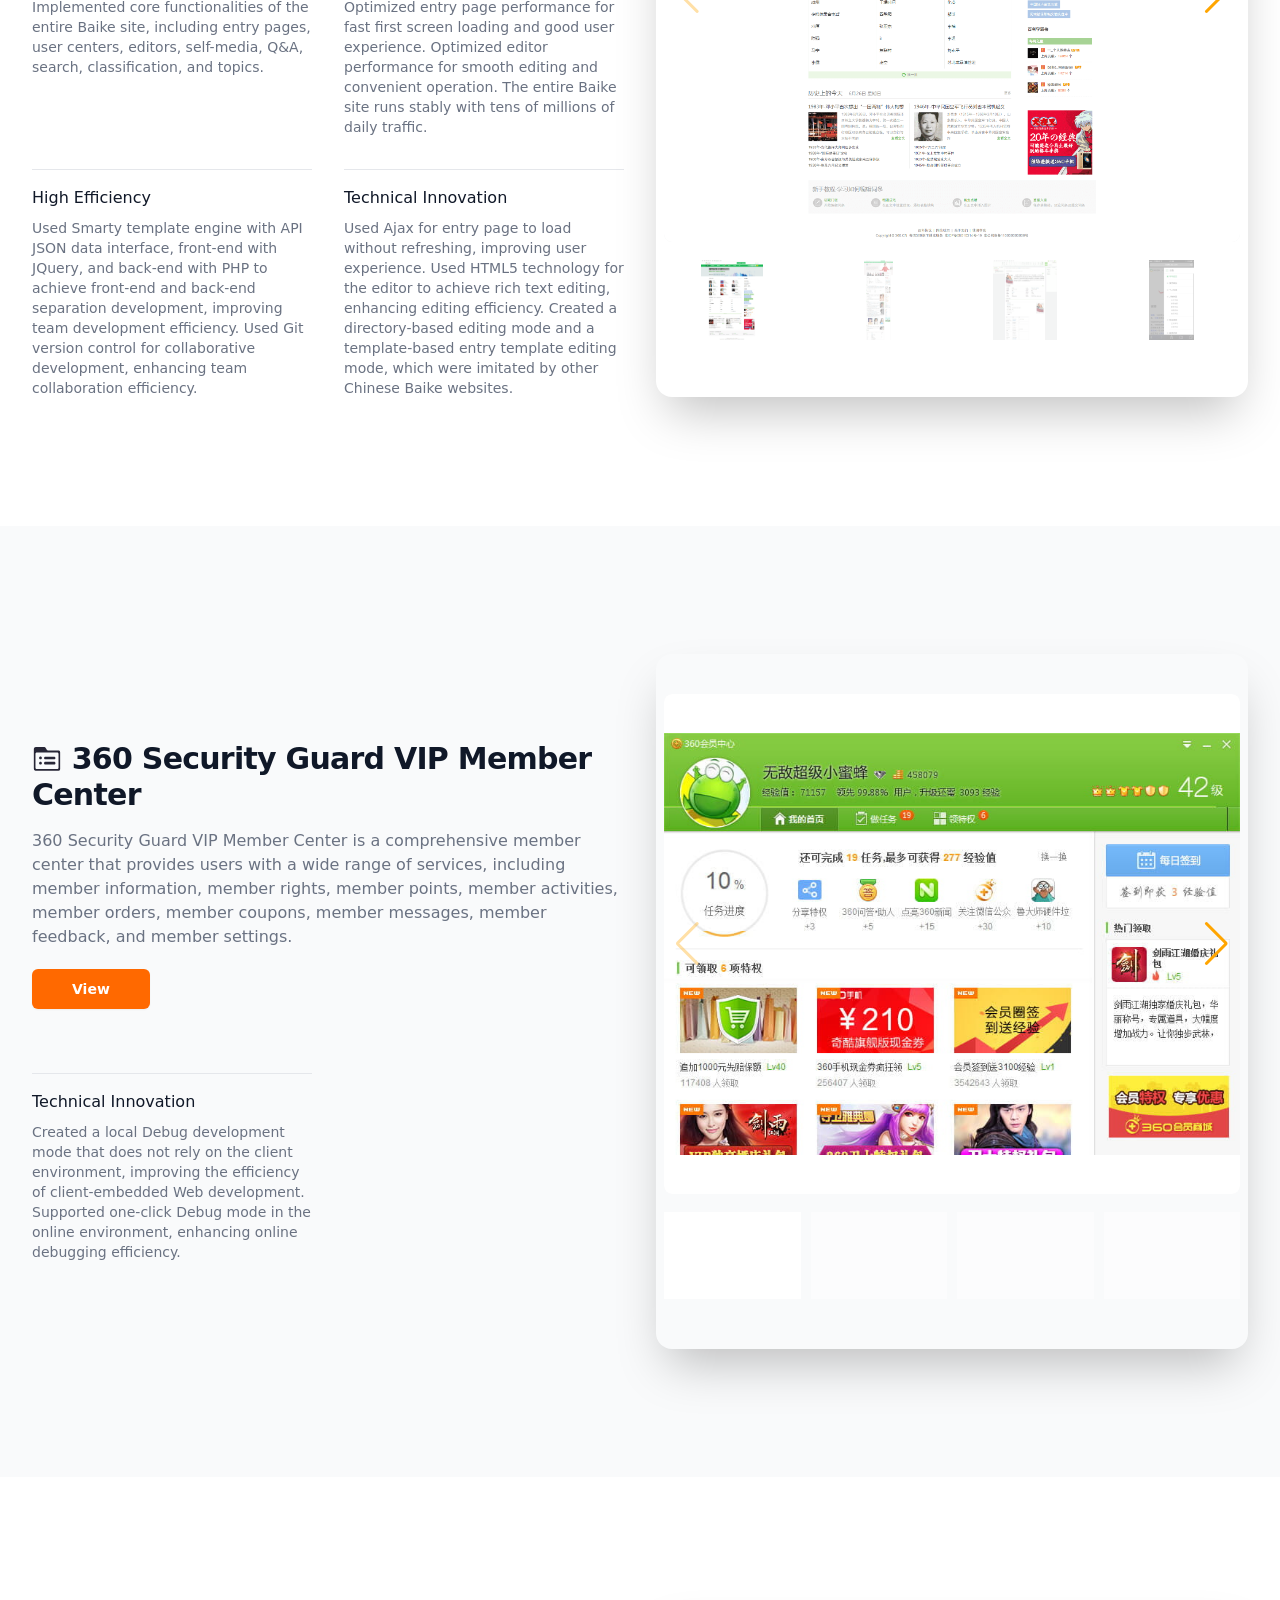
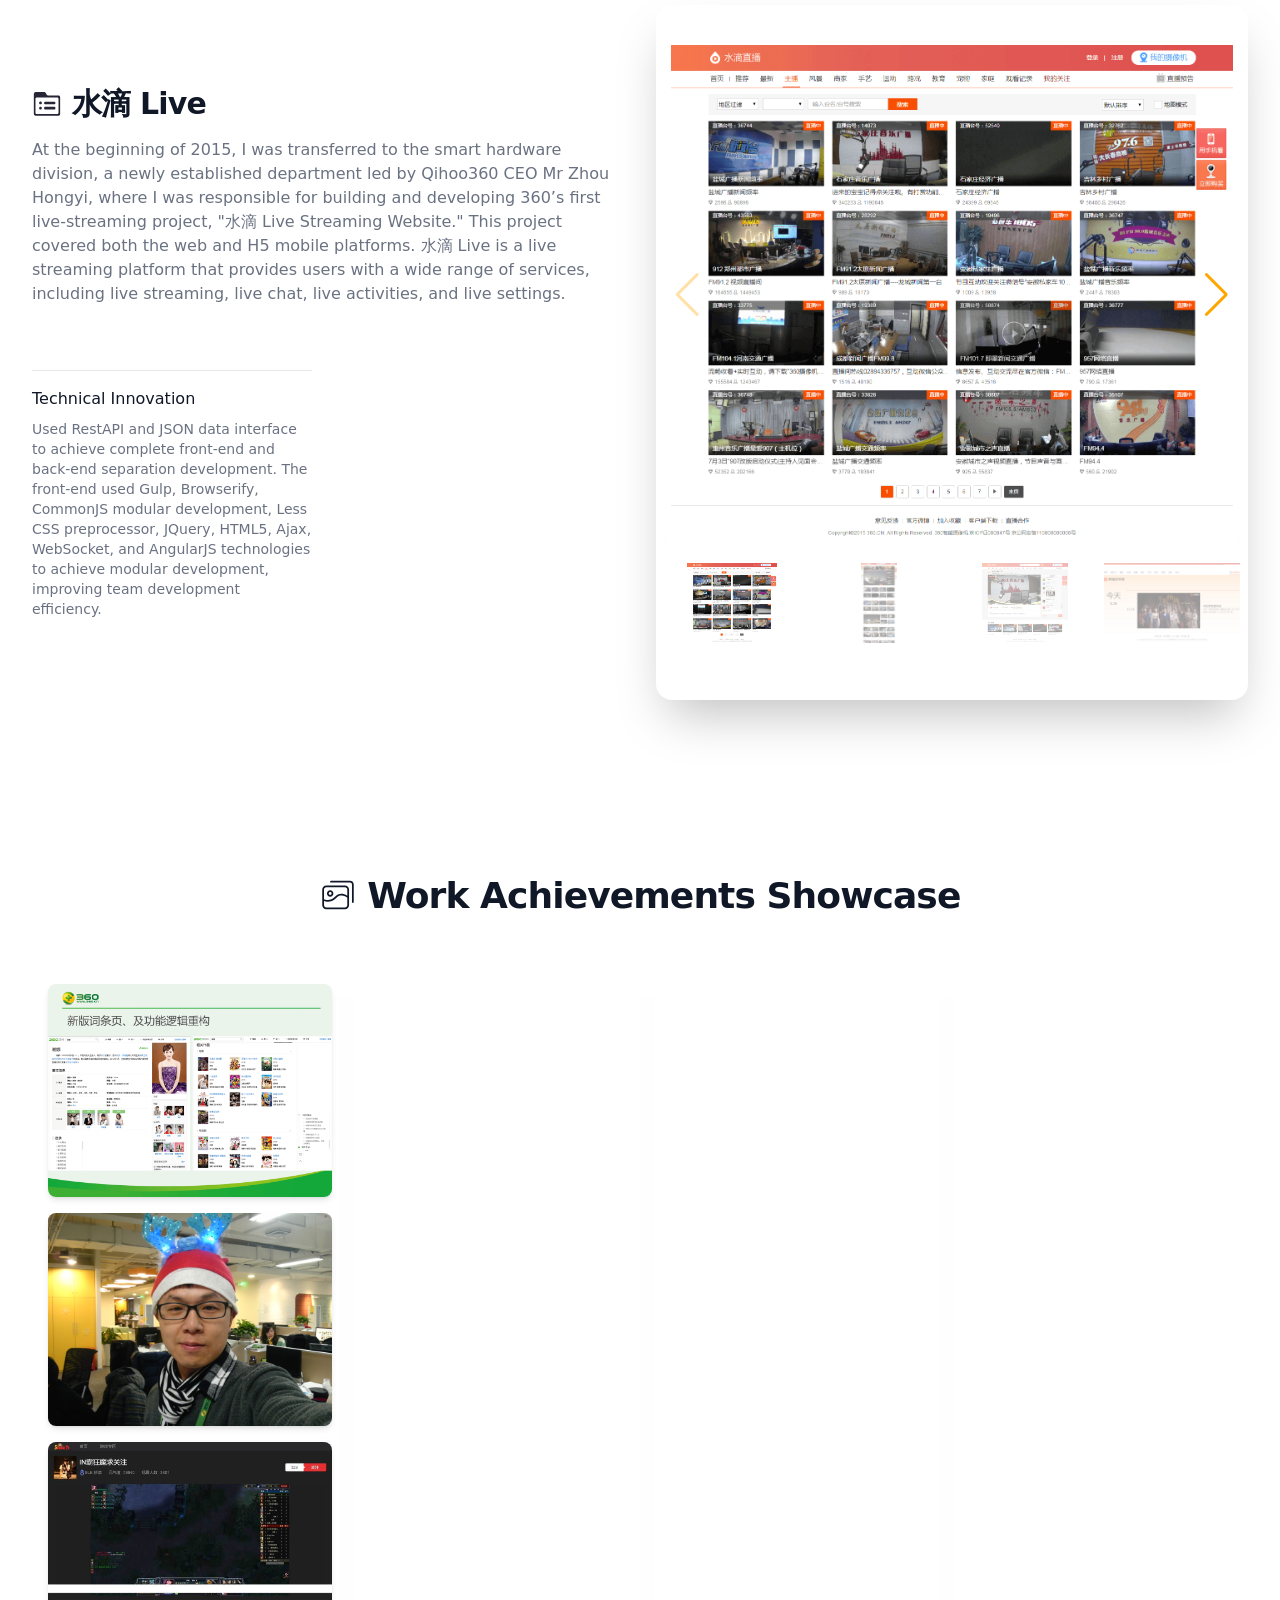
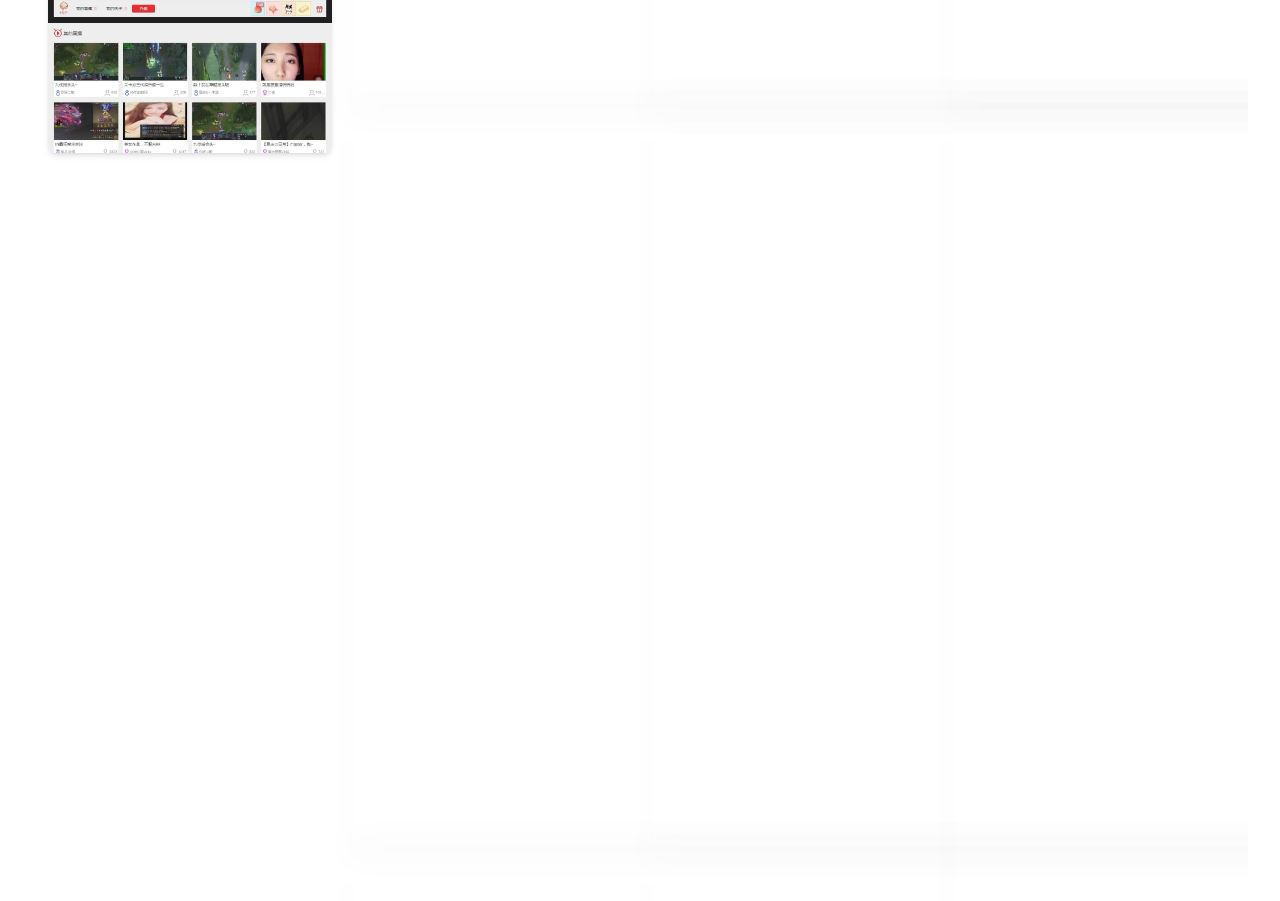
<file: experience/qihoo/index.html>
<!DOCTYPE html><html lang="en"><head><meta charSet="utf-8"/><meta name="viewport" content="width=device-width, initial-scale=1"/><link rel="preload" href="/_next/static/media/4cf2300e9c8272f7-s.p.woff2" as="font" crossorigin="" type="font/woff2"/><link rel="preload" href="/_next/static/media/93f479601ee12b01-s.p.woff2" as="font" crossorigin="" type="font/woff2"/><link rel="stylesheet" href="/_next/static/css/19ce2ae8a991b155.css" data-precedence="next"/><link rel="stylesheet" href="/_next/static/css/cecdbce2880c059c.css" data-precedence="next"/><link rel="stylesheet" href="/_next/static/css/fd1b1a15113a13d5.css" data-precedence="next"/><link rel="preload" as="script" fetchPriority="low" href="/_next/static/chunks/webpack-26a7fb42daa60997.js"/><script src="/_next/static/chunks/784a1605-bbaf7e6101980c08.js" async=""></script><script src="/_next/static/chunks/619-a98f4ea61cb25fe8.js" async=""></script><script src="/_next/static/chunks/main-app-1f5a991ddaf4528d.js" async=""></script><script src="/_next/static/chunks/3621f9d8-c41d87e29eef1076.js" async=""></script><script src="/_next/static/chunks/694-1d6939aec814c84f.js" async=""></script><script src="/_next/static/chunks/853-74a49bc650956044.js" async=""></script><script src="/_next/static/chunks/269-41ee82c3507dcf13.js" async=""></script><script src="/_next/static/chunks/642-608ca45c0dcf5b94.js" async=""></script><script src="/_next/static/chunks/app/page-4c95720971ef4749.js" async=""></script><script src="/_next/static/chunks/672-d47e5e18555ae76e.js" async=""></script><script src="/_next/static/chunks/641-d82752420b063f58.js" async=""></script><script src="/_next/static/chunks/app/experience/qihoo/page-e62842f0b2738220.js" async=""></script><meta name="next-size-adjust" content=""/><title>Huijian Zhao</title><meta name="description" content="Passionate about leveraging technology to solve complex business challenges and delivering user-centric solutions."/><meta name="msapplicationTileImage" content="/web-app-manifest-300x300.png"/><meta name="mobile-web-app-capable" content="yes"/><meta name="apple-mobile-web-app-title" content="Huijian Zhao"/><meta name="apple-mobile-web-app-status-bar-style" content="default"/><link rel="icon" href="/web-app-manifest-192x192.png" sizes="32x32"/><link rel="icon" href="/web-app-manifest-192x192.png" sizes="192x192"/><link rel="icon" href="/web-app-manifest-300x300.png" sizes="300x300"/><link rel="icon" href="/web-app-manifest-512x512.png" sizes="512x512"/><link rel="apple-touch-icon" href="/web-app-manifest-300x300.png"/><script src="/_next/static/chunks/polyfills-42372ed130431b0a.js" noModule=""></script></head><body class="__variable_188709 __variable_9a8899 antialiased"><div class="fixed inset-0 flex items-center justify-center bg-white z-50"><div class="animate-spin rounded-full h-16 w-16 border-t-4 border-orange-500 border-opacity-75"></div></div><script src="/_next/static/chunks/webpack-26a7fb42daa60997.js" async=""></script><script>(self.__next_f=self.__next_f||[]).push([0])</script><script>self.__next_f.push([1,"1:\"$Sreact.fragment\"\n2:I[76782,[\"448\",\"static/chunks/3621f9d8-c41d87e29eef1076.js\",\"694\",\"static/chunks/694-1d6939aec814c84f.js\",\"853\",\"static/chunks/853-74a49bc650956044.js\",\"269\",\"static/chunks/269-41ee82c3507dcf13.js\",\"642\",\"static/chunks/642-608ca45c0dcf5b94.js\",\"974\",\"static/chunks/app/page-4c95720971ef4749.js\"],\"AuthProvider\"]\n3:I[37365,[],\"\"]\n4:I[99057,[],\"\"]\n5:I[13244,[],\"ClientPageRoot\"]\n6:I[278,[\"448\",\"static/chunks/3621f9d8-c41d87e29eef1076.js\",\"694\",\"static/chunks/694-1d6939aec814c84f.js\",\"853\",\"static/chunks/853-74a49bc650956044.js\",\"269\",\"static/chunks/269-41ee82c3507dcf13.js\",\"672\",\"static/chunks/672-d47e5e18555ae76e.js\",\"642\",\"static/chunks/642-608ca45c0dcf5b94.js\",\"641\",\"static/chunks/641-d82752420b063f58.js\",\"28\",\"static/chunks/app/experience/qihoo/page-e62842f0b2738220.js\"],\"default\"]\n9:I[16378,[],\"OutletBoundary\"]\nb:I[16378,[],\"MetadataBoundary\"]\nd:I[16378,[],\"ViewportBoundary\"]\nf:I[86700,[],\"\"]\n:HL[\"/_next/static/media/4cf2300e9c8272f7-s.p.woff2\",\"font\",{\"crossOrigin\":\"\",\"type\":\"font/woff2\"}]\n:HL[\"/_next/static/media/93f479601ee12b01-s.p.woff2\",\"font\",{\"crossOrigin\":\"\",\"type\":\"font/woff2\"}]\n:HL[\"/_next/static/css/19ce2ae8a991b155.css\",\"style\"]\n:HL[\"/_next/static/css/cecdbce2880c059c.css\",\"style\"]\n:HL[\"/_next/static/css/fd1b1a15113a13d5.css\",\"style\"]\n"])</script><script>self.__next_f.push([1,"0:{\"P\":null,\"b\":\"y_xv__nEMshlFZUtbXCQh\",\"p\":\"\",\"c\":[\"\",\"experience\",\"qihoo\",\"\"],\"i\":false,\"f\":[[[\"\",{\"children\":[\"experience\",{\"children\":[\"qihoo\",{\"children\":[\"__PAGE__\",{}]}]}]},\"$undefined\",\"$undefined\",true],[\"\",[\"$\",\"$1\",\"c\",{\"children\":[[[\"$\",\"link\",\"0\",{\"rel\":\"stylesheet\",\"href\":\"/_next/static/css/19ce2ae8a991b155.css\",\"precedence\":\"next\",\"crossOrigin\":\"$undefined\",\"nonce\":\"$undefined\"}]],[\"$\",\"html\",null,{\"lang\":\"en\",\"children\":[\"$\",\"body\",null,{\"className\":\"__variable_188709 __variable_9a8899 antialiased\",\"children\":[\"$\",\"$L2\",null,{\"children\":[\"$\",\"$L3\",null,{\"parallelRouterKey\":\"children\",\"segmentPath\":[\"children\"],\"error\":\"$undefined\",\"errorStyles\":\"$undefined\",\"errorScripts\":\"$undefined\",\"template\":[\"$\",\"$L4\",null,{}],\"templateStyles\":\"$undefined\",\"templateScripts\":\"$undefined\",\"notFound\":[[],[[\"$\",\"title\",null,{\"children\":\"404: This page could not be found.\"}],[\"$\",\"div\",null,{\"style\":{\"fontFamily\":\"system-ui,\\\"Segoe UI\\\",Roboto,Helvetica,Arial,sans-serif,\\\"Apple Color Emoji\\\",\\\"Segoe UI Emoji\\\"\",\"height\":\"100vh\",\"textAlign\":\"center\",\"display\":\"flex\",\"flexDirection\":\"column\",\"alignItems\":\"center\",\"justifyContent\":\"center\"},\"children\":[\"$\",\"div\",null,{\"children\":[[\"$\",\"style\",null,{\"dangerouslySetInnerHTML\":{\"__html\":\"body{color:#000;background:#fff;margin:0}.next-error-h1{border-right:1px solid rgba(0,0,0,.3)}@media (prefers-color-scheme:dark){body{color:#fff;background:#000}.next-error-h1{border-right:1px solid rgba(255,255,255,.3)}}\"}}],[\"$\",\"h1\",null,{\"className\":\"next-error-h1\",\"style\":{\"display\":\"inline-block\",\"margin\":\"0 20px 0 0\",\"padding\":\"0 23px 0 0\",\"fontSize\":24,\"fontWeight\":500,\"verticalAlign\":\"top\",\"lineHeight\":\"49px\"},\"children\":404}],[\"$\",\"div\",null,{\"style\":{\"display\":\"inline-block\"},\"children\":[\"$\",\"h2\",null,{\"style\":{\"fontSize\":14,\"fontWeight\":400,\"lineHeight\":\"49px\",\"margin\":0},\"children\":\"This page could not be found.\"}]}]]}]}]]],\"forbidden\":\"$undefined\",\"unauthorized\":\"$undefined\"}]}]}]}]]}],{\"children\":[\"experience\",[\"$\",\"$1\",\"c\",{\"children\":[null,[\"$\",\"$L3\",null,{\"parallelRouterKey\":\"children\",\"segmentPath\":[\"children\",\"experience\",\"children\"],\"error\":\"$undefined\",\"errorStyles\":\"$undefined\",\"errorScripts\":\"$undefined\",\"template\":[\"$\",\"$L4\",null,{}],\"templateStyles\":\"$undefined\",\"templateScripts\":\"$undefined\",\"notFound\":\"$undefined\",\"forbidden\":\"$undefined\",\"unauthorized\":\"$undefined\"}]]}],{\"children\":[\"qihoo\",[\"$\",\"$1\",\"c\",{\"children\":[null,[\"$\",\"$L3\",null,{\"parallelRouterKey\":\"children\",\"segmentPath\":[\"children\",\"experience\",\"children\",\"qihoo\",\"children\"],\"error\":\"$undefined\",\"errorStyles\":\"$undefined\",\"errorScripts\":\"$undefined\",\"template\":[\"$\",\"$L4\",null,{}],\"templateStyles\":\"$undefined\",\"templateScripts\":\"$undefined\",\"notFound\":\"$undefined\",\"forbidden\":\"$undefined\",\"unauthorized\":\"$undefined\"}]]}],{\"children\":[\"__PAGE__\",[\"$\",\"$1\",\"c\",{\"children\":[[\"$\",\"$L5\",null,{\"Component\":\"$6\",\"searchParams\":{},\"params\":{},\"promises\":[\"$@7\",\"$@8\"]}],[[\"$\",\"link\",\"0\",{\"rel\":\"stylesheet\",\"href\":\"/_next/static/css/cecdbce2880c059c.css\",\"precedence\":\"next\",\"crossOrigin\":\"$undefined\",\"nonce\":\"$undefined\"}],[\"$\",\"link\",\"1\",{\"rel\":\"stylesheet\",\"href\":\"/_next/static/css/fd1b1a15113a13d5.css\",\"precedence\":\"next\",\"crossOrigin\":\"$undefined\",\"nonce\":\"$undefined\"}]],[\"$\",\"$L9\",null,{\"children\":\"$La\"}]]}],{},null,false]},null,false]},null,false]},null,false],[\"$\",\"$1\",\"h\",{\"children\":[null,[\"$\",\"$1\",\"bLzqFDTOhEyXF--jucbI3\",{\"children\":[[\"$\",\"$Lb\",null,{\"children\":\"$Lc\"}],[\"$\",\"$Ld\",null,{\"children\":\"$Le\"}],[\"$\",\"meta\",null,{\"name\":\"next-size-adjust\",\"content\":\"\"}]]}]]}],false]],\"m\":\"$undefined\",\"G\":[\"$f\",\"$undefined\"],\"s\":false,\"S\":true}\n"])</script><script>self.__next_f.push([1,"7:{}\n8:{}\n"])</script><script>self.__next_f.push([1,"e:[[\"$\",\"meta\",\"0\",{\"name\":\"viewport\",\"content\":\"width=device-width, initial-scale=1\"}]]\nc:[[\"$\",\"meta\",\"0\",{\"charSet\":\"utf-8\"}],[\"$\",\"title\",\"1\",{\"children\":\"Huijian Zhao\"}],[\"$\",\"meta\",\"2\",{\"name\":\"description\",\"content\":\"Passionate about leveraging technology to solve complex business challenges and delivering user-centric solutions.\"}],[\"$\",\"meta\",\"3\",{\"name\":\"msapplicationTileImage\",\"content\":\"/web-app-manifest-300x300.png\"}],[\"$\",\"meta\",\"4\",{\"name\":\"mobile-web-app-capable\",\"content\":\"yes\"}],[\"$\",\"meta\",\"5\",{\"name\":\"apple-mobile-web-app-title\",\"content\":\"Huijian Zhao\"}],[\"$\",\"meta\",\"6\",{\"name\":\"apple-mobile-web-app-status-bar-style\",\"content\":\"default\"}],[\"$\",\"link\",\"7\",{\"rel\":\"icon\",\"href\":\"/web-app-manifest-192x192.png\",\"sizes\":\"32x32\"}],[\"$\",\"link\",\"8\",{\"rel\":\"icon\",\"href\":\"/web-app-manifest-192x192.png\",\"sizes\":\"192x192\"}],[\"$\",\"link\",\"9\",{\"rel\":\"icon\",\"href\":\"/web-app-manifest-300x300.png\",\"sizes\":\"300x300\"}],[\"$\",\"link\",\"10\",{\"rel\":\"icon\",\"href\":\"/web-app-manifest-512x512.png\",\"sizes\":\"512x512\"}],[\"$\",\"link\",\"11\",{\"rel\":\"apple-touch-icon\",\"href\":\"/web-app-manifest-300x300.png\"}]]\n"])</script><script>self.__next_f.push([1,"a:null\n"])</script></body></html>
</file>
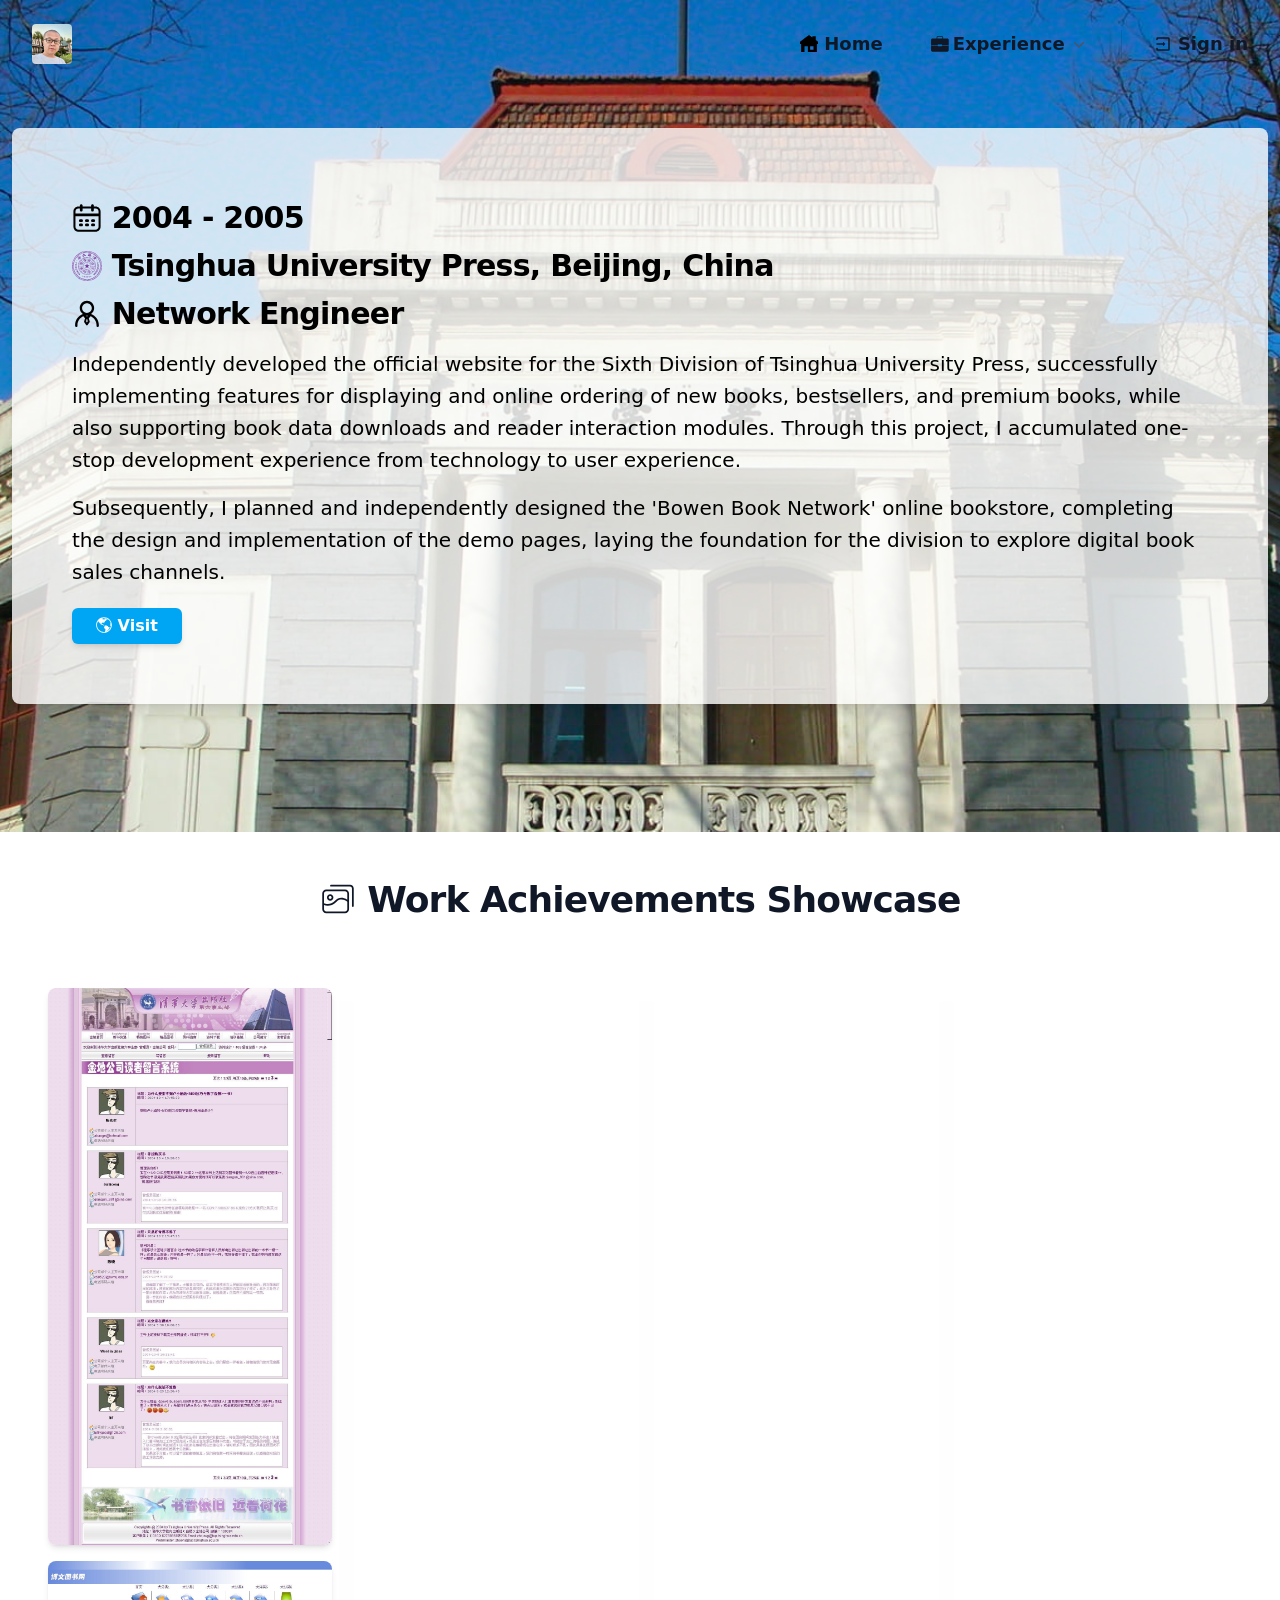
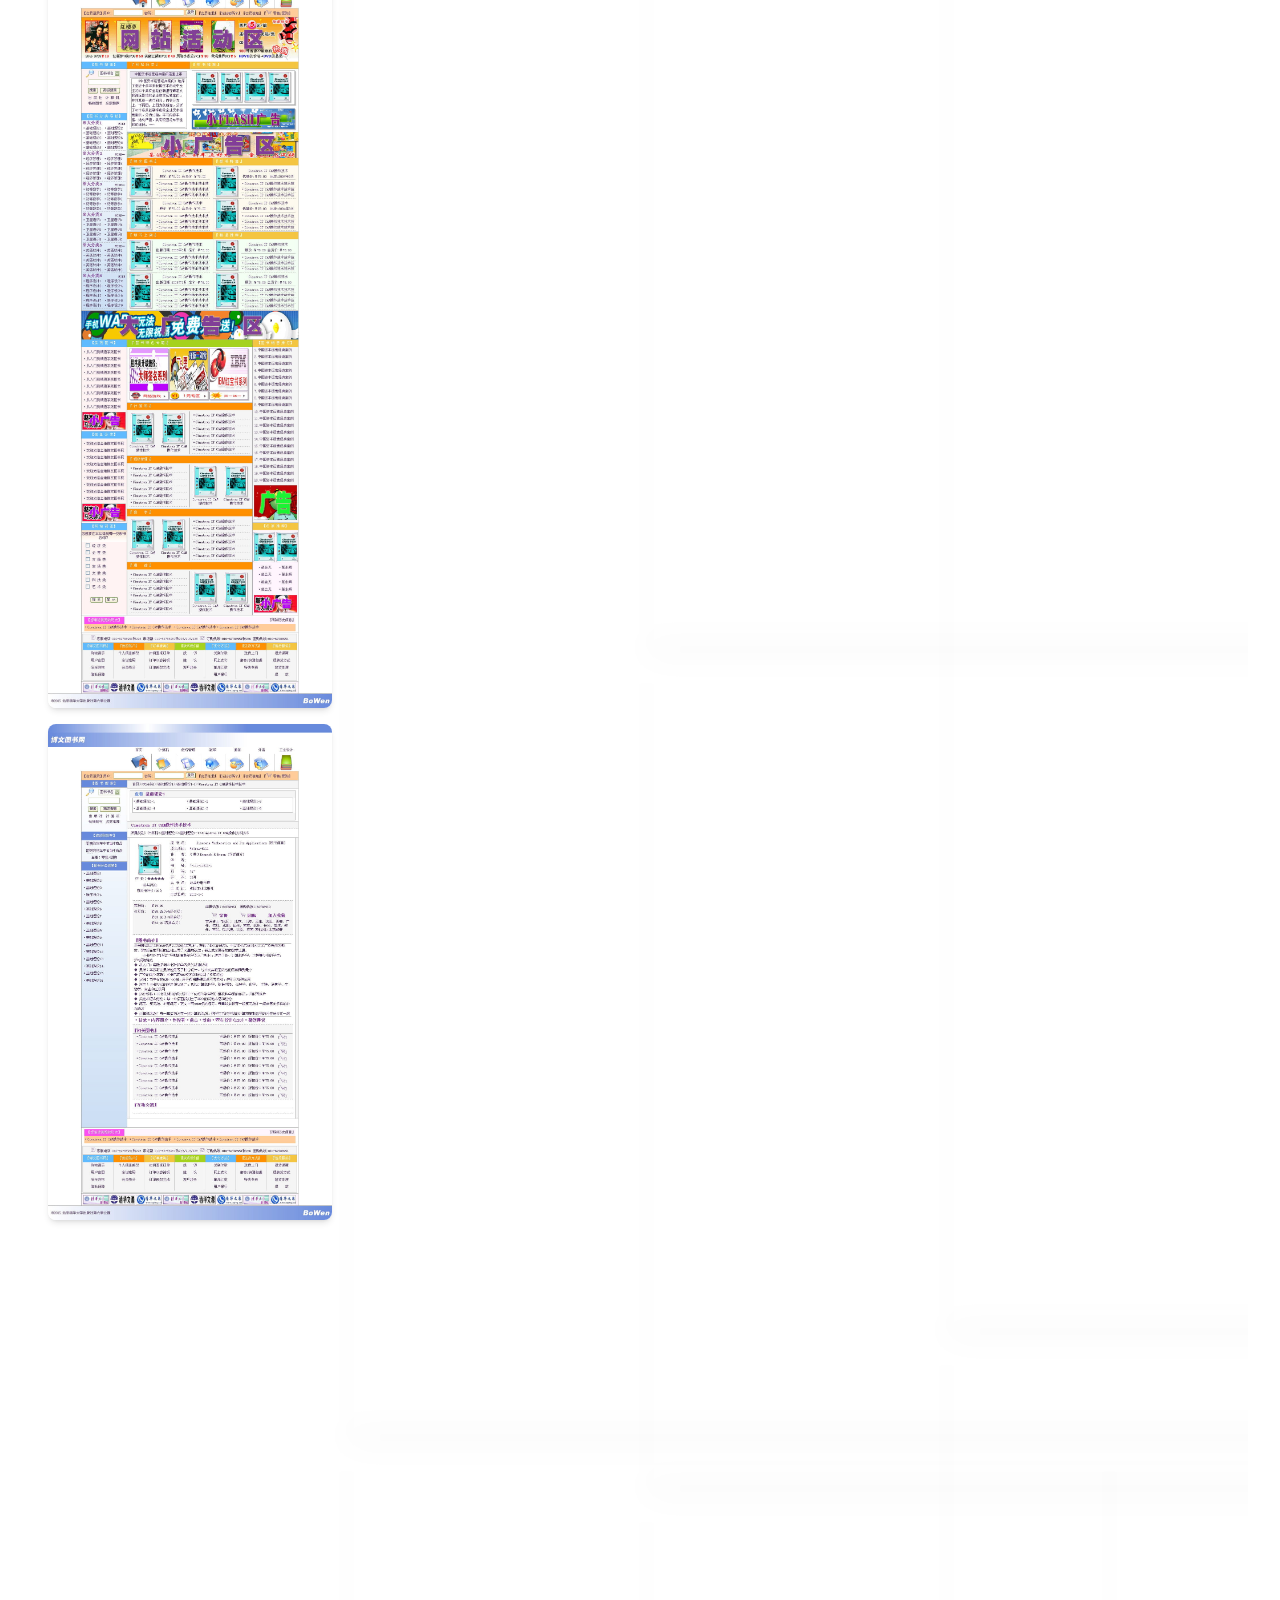
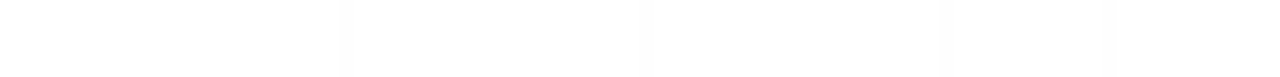
<file: experience/tsinghua/index.html>
<!DOCTYPE html><html lang="en"><head><meta charSet="utf-8"/><meta name="viewport" content="width=device-width, initial-scale=1"/><link rel="preload" href="/_next/static/media/4cf2300e9c8272f7-s.p.woff2" as="font" crossorigin="" type="font/woff2"/><link rel="preload" href="/_next/static/media/93f479601ee12b01-s.p.woff2" as="font" crossorigin="" type="font/woff2"/><link rel="stylesheet" href="/_next/static/css/19ce2ae8a991b155.css" data-precedence="next"/><link rel="stylesheet" href="/_next/static/css/cecdbce2880c059c.css" data-precedence="next"/><link rel="stylesheet" href="/_next/static/css/fd1b1a15113a13d5.css" data-precedence="next"/><link rel="preload" as="script" fetchPriority="low" href="/_next/static/chunks/webpack-26a7fb42daa60997.js"/><script src="/_next/static/chunks/784a1605-bbaf7e6101980c08.js" async=""></script><script src="/_next/static/chunks/619-a98f4ea61cb25fe8.js" async=""></script><script src="/_next/static/chunks/main-app-1f5a991ddaf4528d.js" async=""></script><script src="/_next/static/chunks/3621f9d8-c41d87e29eef1076.js" async=""></script><script src="/_next/static/chunks/694-1d6939aec814c84f.js" async=""></script><script src="/_next/static/chunks/853-74a49bc650956044.js" async=""></script><script src="/_next/static/chunks/269-41ee82c3507dcf13.js" async=""></script><script src="/_next/static/chunks/642-608ca45c0dcf5b94.js" async=""></script><script src="/_next/static/chunks/app/page-4c95720971ef4749.js" async=""></script><script src="/_next/static/chunks/672-d47e5e18555ae76e.js" async=""></script><script src="/_next/static/chunks/641-d82752420b063f58.js" async=""></script><script src="/_next/static/chunks/app/experience/tsinghua/page-5608ecb2f36ffd53.js" async=""></script><meta name="next-size-adjust" content=""/><title>Huijian Zhao</title><meta name="description" content="Passionate about leveraging technology to solve complex business challenges and delivering user-centric solutions."/><meta name="msapplicationTileImage" content="/web-app-manifest-300x300.png"/><meta name="mobile-web-app-capable" content="yes"/><meta name="apple-mobile-web-app-title" content="Huijian Zhao"/><meta name="apple-mobile-web-app-status-bar-style" content="default"/><link rel="icon" href="/web-app-manifest-192x192.png" sizes="32x32"/><link rel="icon" href="/web-app-manifest-192x192.png" sizes="192x192"/><link rel="icon" href="/web-app-manifest-300x300.png" sizes="300x300"/><link rel="icon" href="/web-app-manifest-512x512.png" sizes="512x512"/><link rel="apple-touch-icon" href="/web-app-manifest-300x300.png"/><script src="/_next/static/chunks/polyfills-42372ed130431b0a.js" noModule=""></script></head><body class="__variable_188709 __variable_9a8899 antialiased"><div class="fixed inset-0 flex items-center justify-center bg-white z-50"><div class="animate-spin rounded-full h-16 w-16 border-t-4 border-orange-500 border-opacity-75"></div></div><script src="/_next/static/chunks/webpack-26a7fb42daa60997.js" async=""></script><script>(self.__next_f=self.__next_f||[]).push([0])</script><script>self.__next_f.push([1,"1:\"$Sreact.fragment\"\n2:I[76782,[\"448\",\"static/chunks/3621f9d8-c41d87e29eef1076.js\",\"694\",\"static/chunks/694-1d6939aec814c84f.js\",\"853\",\"static/chunks/853-74a49bc650956044.js\",\"269\",\"static/chunks/269-41ee82c3507dcf13.js\",\"642\",\"static/chunks/642-608ca45c0dcf5b94.js\",\"974\",\"static/chunks/app/page-4c95720971ef4749.js\"],\"AuthProvider\"]\n3:I[37365,[],\"\"]\n4:I[99057,[],\"\"]\n5:I[13244,[],\"ClientPageRoot\"]\n6:I[10132,[\"448\",\"static/chunks/3621f9d8-c41d87e29eef1076.js\",\"694\",\"static/chunks/694-1d6939aec814c84f.js\",\"853\",\"static/chunks/853-74a49bc650956044.js\",\"269\",\"static/chunks/269-41ee82c3507dcf13.js\",\"672\",\"static/chunks/672-d47e5e18555ae76e.js\",\"642\",\"static/chunks/642-608ca45c0dcf5b94.js\",\"641\",\"static/chunks/641-d82752420b063f58.js\",\"939\",\"static/chunks/app/experience/tsinghua/page-5608ecb2f36ffd53.js\"],\"default\"]\n9:I[16378,[],\"OutletBoundary\"]\nb:I[16378,[],\"MetadataBoundary\"]\nd:I[16378,[],\"ViewportBoundary\"]\nf:I[86700,[],\"\"]\n:HL[\"/_next/static/media/4cf2300e9c8272f7-s.p.woff2\",\"font\",{\"crossOrigin\":\"\",\"type\":\"font/woff2\"}]\n:HL[\"/_next/static/media/93f479601ee12b01-s.p.woff2\",\"font\",{\"crossOrigin\":\"\",\"type\":\"font/woff2\"}]\n:HL[\"/_next/static/css/19ce2ae8a991b155.css\",\"style\"]\n:HL[\"/_next/static/css/cecdbce2880c059c.css\",\"style\"]\n:HL[\"/_next/static/css/fd1b1a15113a13d5.css\",\"style\"]\n"])</script><script>self.__next_f.push([1,"0:{\"P\":null,\"b\":\"y_xv__nEMshlFZUtbXCQh\",\"p\":\"\",\"c\":[\"\",\"experience\",\"tsinghua\",\"\"],\"i\":false,\"f\":[[[\"\",{\"children\":[\"experience\",{\"children\":[\"tsinghua\",{\"children\":[\"__PAGE__\",{}]}]}]},\"$undefined\",\"$undefined\",true],[\"\",[\"$\",\"$1\",\"c\",{\"children\":[[[\"$\",\"link\",\"0\",{\"rel\":\"stylesheet\",\"href\":\"/_next/static/css/19ce2ae8a991b155.css\",\"precedence\":\"next\",\"crossOrigin\":\"$undefined\",\"nonce\":\"$undefined\"}]],[\"$\",\"html\",null,{\"lang\":\"en\",\"children\":[\"$\",\"body\",null,{\"className\":\"__variable_188709 __variable_9a8899 antialiased\",\"children\":[\"$\",\"$L2\",null,{\"children\":[\"$\",\"$L3\",null,{\"parallelRouterKey\":\"children\",\"segmentPath\":[\"children\"],\"error\":\"$undefined\",\"errorStyles\":\"$undefined\",\"errorScripts\":\"$undefined\",\"template\":[\"$\",\"$L4\",null,{}],\"templateStyles\":\"$undefined\",\"templateScripts\":\"$undefined\",\"notFound\":[[],[[\"$\",\"title\",null,{\"children\":\"404: This page could not be found.\"}],[\"$\",\"div\",null,{\"style\":{\"fontFamily\":\"system-ui,\\\"Segoe UI\\\",Roboto,Helvetica,Arial,sans-serif,\\\"Apple Color Emoji\\\",\\\"Segoe UI Emoji\\\"\",\"height\":\"100vh\",\"textAlign\":\"center\",\"display\":\"flex\",\"flexDirection\":\"column\",\"alignItems\":\"center\",\"justifyContent\":\"center\"},\"children\":[\"$\",\"div\",null,{\"children\":[[\"$\",\"style\",null,{\"dangerouslySetInnerHTML\":{\"__html\":\"body{color:#000;background:#fff;margin:0}.next-error-h1{border-right:1px solid rgba(0,0,0,.3)}@media (prefers-color-scheme:dark){body{color:#fff;background:#000}.next-error-h1{border-right:1px solid rgba(255,255,255,.3)}}\"}}],[\"$\",\"h1\",null,{\"className\":\"next-error-h1\",\"style\":{\"display\":\"inline-block\",\"margin\":\"0 20px 0 0\",\"padding\":\"0 23px 0 0\",\"fontSize\":24,\"fontWeight\":500,\"verticalAlign\":\"top\",\"lineHeight\":\"49px\"},\"children\":404}],[\"$\",\"div\",null,{\"style\":{\"display\":\"inline-block\"},\"children\":[\"$\",\"h2\",null,{\"style\":{\"fontSize\":14,\"fontWeight\":400,\"lineHeight\":\"49px\",\"margin\":0},\"children\":\"This page could not be found.\"}]}]]}]}]]],\"forbidden\":\"$undefined\",\"unauthorized\":\"$undefined\"}]}]}]}]]}],{\"children\":[\"experience\",[\"$\",\"$1\",\"c\",{\"children\":[null,[\"$\",\"$L3\",null,{\"parallelRouterKey\":\"children\",\"segmentPath\":[\"children\",\"experience\",\"children\"],\"error\":\"$undefined\",\"errorStyles\":\"$undefined\",\"errorScripts\":\"$undefined\",\"template\":[\"$\",\"$L4\",null,{}],\"templateStyles\":\"$undefined\",\"templateScripts\":\"$undefined\",\"notFound\":\"$undefined\",\"forbidden\":\"$undefined\",\"unauthorized\":\"$undefined\"}]]}],{\"children\":[\"tsinghua\",[\"$\",\"$1\",\"c\",{\"children\":[null,[\"$\",\"$L3\",null,{\"parallelRouterKey\":\"children\",\"segmentPath\":[\"children\",\"experience\",\"children\",\"tsinghua\",\"children\"],\"error\":\"$undefined\",\"errorStyles\":\"$undefined\",\"errorScripts\":\"$undefined\",\"template\":[\"$\",\"$L4\",null,{}],\"templateStyles\":\"$undefined\",\"templateScripts\":\"$undefined\",\"notFound\":\"$undefined\",\"forbidden\":\"$undefined\",\"unauthorized\":\"$undefined\"}]]}],{\"children\":[\"__PAGE__\",[\"$\",\"$1\",\"c\",{\"children\":[[\"$\",\"$L5\",null,{\"Component\":\"$6\",\"searchParams\":{},\"params\":{},\"promises\":[\"$@7\",\"$@8\"]}],[[\"$\",\"link\",\"0\",{\"rel\":\"stylesheet\",\"href\":\"/_next/static/css/cecdbce2880c059c.css\",\"precedence\":\"next\",\"crossOrigin\":\"$undefined\",\"nonce\":\"$undefined\"}],[\"$\",\"link\",\"1\",{\"rel\":\"stylesheet\",\"href\":\"/_next/static/css/fd1b1a15113a13d5.css\",\"precedence\":\"next\",\"crossOrigin\":\"$undefined\",\"nonce\":\"$undefined\"}]],[\"$\",\"$L9\",null,{\"children\":\"$La\"}]]}],{},null,false]},null,false]},null,false]},null,false],[\"$\",\"$1\",\"h\",{\"children\":[null,[\"$\",\"$1\",\"d6N0mOK4eG4MSrdMZ2aMW\",{\"children\":[[\"$\",\"$Lb\",null,{\"children\":\"$Lc\"}],[\"$\",\"$Ld\",null,{\"children\":\"$Le\"}],[\"$\",\"meta\",null,{\"name\":\"next-size-adjust\",\"content\":\"\"}]]}]]}],false]],\"m\":\"$undefined\",\"G\":[\"$f\",\"$undefined\"],\"s\":false,\"S\":true}\n"])</script><script>self.__next_f.push([1,"7:{}\n8:{}\n"])</script><script>self.__next_f.push([1,"e:[[\"$\",\"meta\",\"0\",{\"name\":\"viewport\",\"content\":\"width=device-width, initial-scale=1\"}]]\nc:[[\"$\",\"meta\",\"0\",{\"charSet\":\"utf-8\"}],[\"$\",\"title\",\"1\",{\"children\":\"Huijian Zhao\"}],[\"$\",\"meta\",\"2\",{\"name\":\"description\",\"content\":\"Passionate about leveraging technology to solve complex business challenges and delivering user-centric solutions.\"}],[\"$\",\"meta\",\"3\",{\"name\":\"msapplicationTileImage\",\"content\":\"/web-app-manifest-300x300.png\"}],[\"$\",\"meta\",\"4\",{\"name\":\"mobile-web-app-capable\",\"content\":\"yes\"}],[\"$\",\"meta\",\"5\",{\"name\":\"apple-mobile-web-app-title\",\"content\":\"Huijian Zhao\"}],[\"$\",\"meta\",\"6\",{\"name\":\"apple-mobile-web-app-status-bar-style\",\"content\":\"default\"}],[\"$\",\"link\",\"7\",{\"rel\":\"icon\",\"href\":\"/web-app-manifest-192x192.png\",\"sizes\":\"32x32\"}],[\"$\",\"link\",\"8\",{\"rel\":\"icon\",\"href\":\"/web-app-manifest-192x192.png\",\"sizes\":\"192x192\"}],[\"$\",\"link\",\"9\",{\"rel\":\"icon\",\"href\":\"/web-app-manifest-300x300.png\",\"sizes\":\"300x300\"}],[\"$\",\"link\",\"10\",{\"rel\":\"icon\",\"href\":\"/web-app-manifest-512x512.png\",\"sizes\":\"512x512\"}],[\"$\",\"link\",\"11\",{\"rel\":\"apple-touch-icon\",\"href\":\"/web-app-manifest-300x300.png\"}]]\n"])</script><script>self.__next_f.push([1,"a:null\n"])</script></body></html>
</file>
<file: _next/static/css/19ce2ae8a991b155.css>
@font-face{font-family:Geist;font-style:normal;font-weight:100 900;font-display:swap;src:url(/_next/static/media/8d697b304b401681-s.woff2) format("woff2");unicode-range:u+0301,u+0400-045f,u+0490-0491,u+04b0-04b1,u+2116}@font-face{font-family:Geist;font-style:normal;font-weight:100 900;font-display:swap;src:url(/_next/static/media/ba015fad6dcf6784-s.woff2) format("woff2");unicode-range:u+0100-02ba,u+02bd-02c5,u+02c7-02cc,u+02ce-02d7,u+02dd-02ff,u+0304,u+0308,u+0329,u+1d00-1dbf,u+1e00-1e9f,u+1ef2-1eff,u+2020,u+20a0-20ab,u+20ad-20c0,u+2113,u+2c60-2c7f,u+a720-a7ff}@font-face{font-family:Geist;font-style:normal;font-weight:100 900;font-display:swap;src:url(/_next/static/media/4cf2300e9c8272f7-s.p.woff2) format("woff2");unicode-range:u+00??,u+0131,u+0152-0153,u+02bb-02bc,u+02c6,u+02da,u+02dc,u+0304,u+0308,u+0329,u+2000-206f,u+20ac,u+2122,u+2191,u+2193,u+2212,u+2215,u+feff,u+fffd}@font-face{font-family:Geist Fallback;src:local("Arial");ascent-override:95.94%;descent-override:28.16%;line-gap-override:0.00%;size-adjust:104.76%}.__className_188709{font-family:Geist,Geist Fallback;font-style:normal}.__variable_188709{--font-geist-sans:"Geist","Geist Fallback"}@font-face{font-family:Geist Mono;font-style:normal;font-weight:100 900;font-display:swap;src:url(/_next/static/media/9610d9e46709d722-s.woff2) format("woff2");unicode-range:u+0301,u+0400-045f,u+0490-0491,u+04b0-04b1,u+2116}@font-face{font-family:Geist Mono;font-style:normal;font-weight:100 900;font-display:swap;src:url(/_next/static/media/747892c23ea88013-s.woff2) format("woff2");unicode-range:u+0100-02ba,u+02bd-02c5,u+02c7-02cc,u+02ce-02d7,u+02dd-02ff,u+0304,u+0308,u+0329,u+1d00-1dbf,u+1e00-1e9f,u+1ef2-1eff,u+2020,u+20a0-20ab,u+20ad-20c0,u+2113,u+2c60-2c7f,u+a720-a7ff}@font-face{font-family:Geist Mono;font-style:normal;font-weight:100 900;font-display:swap;src:url(/_next/static/media/93f479601ee12b01-s.p.woff2) format("woff2");unicode-range:u+00??,u+0131,u+0152-0153,u+02bb-02bc,u+02c6,u+02da,u+02dc,u+0304,u+0308,u+0329,u+2000-206f,u+20ac,u+2122,u+2191,u+2193,u+2212,u+2215,u+feff,u+fffd}@font-face{font-family:Geist Mono Fallback;src:local("Arial");ascent-override:74.67%;descent-override:21.92%;line-gap-override:0.00%;size-adjust:134.59%}.__className_9a8899{font-family:Geist Mono,Geist Mono Fallback;font-style:normal}.__variable_9a8899{--font-geist-mono:"Geist Mono","Geist Mono Fallback"}

/*! tailwindcss v4.0.3 | MIT License | https://tailwindcss.com */@layer theme{:host,:root{--font-sans:ui-sans-serif,system-ui,sans-serif,"Apple Color Emoji","Segoe UI Emoji","Segoe UI Symbol","Noto Color Emoji";--font-serif:ui-serif,Georgia,Cambria,"Times New Roman",Times,serif;--font-mono:ui-monospace,SFMono-Regular,Menlo,Monaco,Consolas,"Liberation Mono","Courier New",monospace;--color-red-50:oklch(.971 .013 17.38);--color-red-100:oklch(.936 .032 17.717);--color-red-200:oklch(.885 .062 18.334);--color-red-300:oklch(.808 .114 19.571);--color-red-400:oklch(.704 .191 22.216);--color-red-500:oklch(.637 .237 25.331);--color-red-600:oklch(.577 .245 27.325);--color-red-700:oklch(.505 .213 27.518);--color-red-800:oklch(.444 .177 26.899);--color-red-900:oklch(.396 .141 25.723);--color-red-950:oklch(.258 .092 26.042);--color-orange-50:oklch(.98 .016 73.684);--color-orange-100:oklch(.954 .038 75.164);--color-orange-200:oklch(.901 .076 70.697);--color-orange-300:oklch(.837 .128 66.29);--color-orange-400:oklch(.75 .183 55.934);--color-orange-500:oklch(.705 .213 47.604);--color-orange-600:oklch(.646 .222 41.116);--color-orange-700:oklch(.553 .195 38.402);--color-orange-800:oklch(.47 .157 37.304);--color-orange-900:oklch(.408 .123 38.172);--color-orange-950:oklch(.266 .079 36.259);--color-amber-50:oklch(.987 .022 95.277);--color-amber-100:oklch(.962 .059 95.617);--color-amber-200:oklch(.924 .12 95.746);--color-amber-300:oklch(.879 .169 91.605);--color-amber-400:oklch(.828 .189 84.429);--color-amber-500:oklch(.769 .188 70.08);--color-amber-600:oklch(.666 .179 58.318);--color-amber-700:oklch(.555 .163 48.998);--color-amber-800:oklch(.473 .137 46.201);--color-amber-900:oklch(.414 .112 45.904);--color-amber-950:oklch(.279 .077 45.635);--color-yellow-50:oklch(.987 .026 102.212);--color-yellow-100:oklch(.973 .071 103.193);--color-yellow-200:oklch(.945 .129 101.54);--color-yellow-300:oklch(.905 .182 98.111);--color-yellow-400:oklch(.852 .199 91.936);--color-yellow-500:oklch(.795 .184 86.047);--color-yellow-600:oklch(.681 .162 75.834);--color-yellow-700:oklch(.554 .135 66.442);--color-yellow-800:oklch(.476 .114 61.907);--color-yellow-900:oklch(.421 .095 57.708);--color-yellow-950:oklch(.286 .066 53.813);--color-lime-50:oklch(.986 .031 120.757);--color-lime-100:oklch(.967 .067 122.328);--color-lime-200:oklch(.938 .127 124.321);--color-lime-300:oklch(.897 .196 126.665);--color-lime-400:oklch(.841 .238 128.85);--color-lime-500:oklch(.768 .233 130.85);--color-lime-600:oklch(.648 .2 131.684);--color-lime-700:oklch(.532 .157 131.589);--color-lime-800:oklch(.453 .124 130.933);--color-lime-900:oklch(.405 .101 131.063);--color-lime-950:oklch(.274 .072 132.109);--color-green-50:oklch(.982 .018 155.826);--color-green-100:oklch(.962 .044 156.743);--color-green-200:oklch(.925 .084 155.995);--color-green-300:oklch(.871 .15 154.449);--color-green-400:oklch(.792 .209 151.711);--color-green-500:oklch(.723 .219 149.579);--color-green-600:oklch(.627 .194 149.214);--color-green-700:oklch(.527 .154 150.069);--color-green-800:oklch(.448 .119 151.328);--color-green-900:oklch(.393 .095 152.535);--color-green-950:oklch(.266 .065 152.934);--color-emerald-50:oklch(.979 .021 166.113);--color-emerald-100:oklch(.95 .052 163.051);--color-emerald-200:oklch(.905 .093 164.15);--color-emerald-300:oklch(.845 .143 164.978);--color-emerald-400:oklch(.765 .177 163.223);--color-emerald-500:oklch(.696 .17 162.48);--color-emerald-600:oklch(.596 .145 163.225);--color-emerald-700:oklch(.508 .118 165.612);--color-emerald-800:oklch(.432 .095 166.913);--color-emerald-900:oklch(.378 .077 168.94);--color-emerald-950:oklch(.262 .051 172.552);--color-teal-50:oklch(.984 .014 180.72);--color-teal-100:oklch(.953 .051 180.801);--color-teal-200:oklch(.91 .096 180.426);--color-teal-300:oklch(.855 .138 181.071);--color-teal-400:oklch(.777 .152 181.912);--color-teal-500:oklch(.704 .14 182.503);--color-teal-600:oklch(.6 .118 184.704);--color-teal-700:oklch(.511 .096 186.391);--color-teal-800:oklch(.437 .078 188.216);--color-teal-900:oklch(.386 .063 188.416);--color-teal-950:oklch(.277 .046 192.524);--color-cyan-50:oklch(.984 .019 200.873);--color-cyan-100:oklch(.956 .045 203.388);--color-cyan-200:oklch(.917 .08 205.041);--color-cyan-300:oklch(.865 .127 207.078);--color-cyan-400:oklch(.789 .154 211.53);--color-cyan-500:oklch(.715 .143 215.221);--color-cyan-600:oklch(.609 .126 221.723);--color-cyan-700:oklch(.52 .105 223.128);--color-cyan-800:oklch(.45 .085 224.283);--color-cyan-900:oklch(.398 .07 227.392);--color-cyan-950:oklch(.302 .056 229.695);--color-sky-50:oklch(.977 .013 236.62);--color-sky-100:oklch(.951 .026 236.824);--color-sky-200:oklch(.901 .058 230.902);--color-sky-300:oklch(.828 .111 230.318);--color-sky-400:oklch(.746 .16 232.661);--color-sky-500:oklch(.685 .169 237.323);--color-sky-600:oklch(.588 .158 241.966);--color-sky-700:oklch(.5 .134 242.749);--color-sky-800:oklch(.443 .11 240.79);--color-sky-900:oklch(.391 .09 240.876);--color-sky-950:oklch(.293 .066 243.157);--color-blue-50:oklch(.97 .014 254.604);--color-blue-100:oklch(.932 .032 255.585);--color-blue-200:oklch(.882 .059 254.128);--color-blue-300:oklch(.809 .105 251.813);--color-blue-400:oklch(.707 .165 254.624);--color-blue-500:oklch(.623 .214 259.815);--color-blue-600:oklch(.546 .245 262.881);--color-blue-700:oklch(.488 .243 264.376);--color-blue-800:oklch(.424 .199 265.638);--color-blue-900:oklch(.379 .146 265.522);--color-blue-950:oklch(.282 .091 267.935);--color-indigo-50:oklch(.962 .018 272.314);--color-indigo-100:oklch(.93 .034 272.788);--color-indigo-200:oklch(.87 .065 274.039);--color-indigo-300:oklch(.785 .115 274.713);--color-indigo-400:oklch(.673 .182 276.935);--color-indigo-500:oklch(.585 .233 277.117);--color-indigo-600:oklch(.511 .262 276.966);--color-indigo-700:oklch(.457 .24 277.023);--color-indigo-800:oklch(.398 .195 277.366);--color-indigo-900:oklch(.359 .144 278.697);--color-indigo-950:oklch(.257 .09 281.288);--color-violet-50:oklch(.969 .016 293.756);--color-violet-100:oklch(.943 .029 294.588);--color-violet-200:oklch(.894 .057 293.283);--color-violet-300:oklch(.811 .111 293.571);--color-violet-400:oklch(.702 .183 293.541);--color-violet-500:oklch(.606 .25 292.717);--color-violet-600:oklch(.541 .281 293.009);--color-violet-700:oklch(.491 .27 292.581);--color-violet-800:oklch(.432 .232 292.759);--color-violet-900:oklch(.38 .189 293.745);--color-violet-950:oklch(.283 .141 291.089);--color-purple-50:oklch(.977 .014 308.299);--color-purple-100:oklch(.946 .033 307.174);--color-purple-200:oklch(.902 .063 306.703);--color-purple-300:oklch(.827 .119 306.383);--color-purple-400:oklch(.714 .203 305.504);--color-purple-500:oklch(.627 .265 303.9);--color-purple-600:oklch(.558 .288 302.321);--color-purple-700:oklch(.496 .265 301.924);--color-purple-800:oklch(.438 .218 303.724);--color-purple-900:oklch(.381 .176 304.987);--color-purple-950:oklch(.291 .149 302.717);--color-fuchsia-50:oklch(.977 .017 320.058);--color-fuchsia-100:oklch(.952 .037 318.852);--color-fuchsia-200:oklch(.903 .076 319.62);--color-fuchsia-300:oklch(.833 .145 321.434);--color-fuchsia-400:oklch(.74 .238 322.16);--color-fuchsia-500:oklch(.667 .295 322.15);--color-fuchsia-600:oklch(.591 .293 322.896);--color-fuchsia-700:oklch(.518 .253 323.949);--color-fuchsia-800:oklch(.452 .211 324.591);--color-fuchsia-900:oklch(.401 .17 325.612);--color-fuchsia-950:oklch(.293 .136 325.661);--color-pink-50:oklch(.971 .014 343.198);--color-pink-100:oklch(.948 .028 342.258);--color-pink-200:oklch(.899 .061 343.231);--color-pink-300:oklch(.823 .12 346.018);--color-pink-400:oklch(.718 .202 349.761);--color-pink-500:oklch(.656 .241 354.308);--color-pink-600:oklch(.592 .249 .584);--color-pink-700:oklch(.525 .223 3.958);--color-pink-800:oklch(.459 .187 3.815);--color-pink-900:oklch(.408 .153 2.432);--color-pink-950:oklch(.284 .109 3.907);--color-rose-50:oklch(.969 .015 12.422);--color-rose-100:oklch(.941 .03 12.58);--color-rose-200:oklch(.892 .058 10.001);--color-rose-300:oklch(.81 .117 11.638);--color-rose-400:oklch(.712 .194 13.428);--color-rose-500:oklch(.645 .246 16.439);--color-rose-600:oklch(.586 .253 17.585);--color-rose-700:oklch(.514 .222 16.935);--color-rose-800:oklch(.455 .188 13.697);--color-rose-900:oklch(.41 .159 10.272);--color-rose-950:oklch(.271 .105 12.094);--color-slate-50:oklch(.984 .003 247.858);--color-slate-100:oklch(.968 .007 247.896);--color-slate-200:oklch(.929 .013 255.508);--color-slate-300:oklch(.869 .022 252.894);--color-slate-400:oklch(.704 .04 256.788);--color-slate-500:oklch(.554 .046 257.417);--color-slate-600:oklch(.446 .043 257.281);--color-slate-700:oklch(.372 .044 257.287);--color-slate-800:oklch(.279 .041 260.031);--color-slate-900:oklch(.208 .042 265.755);--color-slate-950:oklch(.129 .042 264.695);--color-gray-50:oklch(.985 .002 247.839);--color-gray-100:oklch(.967 .003 264.542);--color-gray-200:oklch(.928 .006 264.531);--color-gray-300:oklch(.872 .01 258.338);--color-gray-400:oklch(.707 .022 261.325);--color-gray-500:oklch(.551 .027 264.364);--color-gray-600:oklch(.446 .03 256.802);--color-gray-700:oklch(.373 .034 259.733);--color-gray-800:oklch(.278 .033 256.848);--color-gray-900:oklch(.21 .034 264.665);--color-gray-950:oklch(.13 .028 261.692);--color-zinc-50:oklch(.985 0 0);--color-zinc-100:oklch(.967 .001 286.375);--color-zinc-200:oklch(.92 .004 286.32);--color-zinc-300:oklch(.871 .006 286.286);--color-zinc-400:oklch(.705 .015 286.067);--color-zinc-500:oklch(.552 .016 285.938);--color-zinc-600:oklch(.442 .017 285.786);--color-zinc-700:oklch(.37 .013 285.805);--color-zinc-800:oklch(.274 .006 286.033);--color-zinc-900:oklch(.21 .006 285.885);--color-zinc-950:oklch(.141 .005 285.823);--color-neutral-50:oklch(.985 0 0);--color-neutral-100:oklch(.97 0 0);--color-neutral-200:oklch(.922 0 0);--color-neutral-300:oklch(.87 0 0);--color-neutral-400:oklch(.708 0 0);--color-neutral-500:oklch(.556 0 0);--color-neutral-600:oklch(.439 0 0);--color-neutral-700:oklch(.371 0 0);--color-neutral-800:oklch(.269 0 0);--color-neutral-900:oklch(.205 0 0);--color-neutral-950:oklch(.145 0 0);--color-stone-50:oklch(.985 .001 106.423);--color-stone-100:oklch(.97 .001 106.424);--color-stone-200:oklch(.923 .003 48.717);--color-stone-300:oklch(.869 .005 56.366);--color-stone-400:oklch(.709 .01 56.259);--color-stone-500:oklch(.553 .013 58.071);--color-stone-600:oklch(.444 .011 73.639);--color-stone-700:oklch(.374 .01 67.558);--color-stone-800:oklch(.268 .007 34.298);--color-stone-900:oklch(.216 .006 56.043);--color-stone-950:oklch(.147 .004 49.25);--color-black:#000;--color-white:#fff;--spacing:.25rem;--breakpoint-sm:40rem;--breakpoint-md:48rem;--breakpoint-lg:64rem;--breakpoint-xl:80rem;--breakpoint-2xl:96rem;--container-3xs:16rem;--container-2xs:18rem;--container-xs:20rem;--container-sm:24rem;--container-md:28rem;--container-lg:32rem;--container-xl:36rem;--container-2xl:42rem;--container-3xl:48rem;--container-4xl:56rem;--container-5xl:64rem;--container-6xl:72rem;--container-7xl:80rem;--text-xs:.75rem;--text-xs--line-height:calc(1/.75);--text-sm:.875rem;--text-sm--line-height:calc(1.25/.875);--text-base:1rem;--text-base--line-height:calc(1.5/1);--text-lg:1.125rem;--text-lg--line-height:calc(1.75/1.125);--text-xl:1.25rem;--text-xl--line-height:calc(1.75/1.25);--text-2xl:1.5rem;--text-2xl--line-height:calc(2/1.5);--text-3xl:1.875rem;--text-3xl--line-height:calc(2.25/1.875);--text-4xl:2.25rem;--text-4xl--line-height:calc(2.5/2.25);--text-5xl:3rem;--text-5xl--line-height:1;--text-6xl:3.75rem;--text-6xl--line-height:1;--text-7xl:4.5rem;--text-7xl--line-height:1;--text-8xl:6rem;--text-8xl--line-height:1;--text-9xl:8rem;--text-9xl--line-height:1;--font-weight-thin:100;--font-weight-extralight:200;--font-weight-light:300;--font-weight-normal:400;--font-weight-medium:500;--font-weight-semibold:600;--font-weight-bold:700;--font-weight-extrabold:800;--font-weight-black:900;--tracking-tighter:-.05em;--tracking-tight:-.025em;--tracking-normal:0em;--tracking-wide:.025em;--tracking-wider:.05em;--tracking-widest:.1em;--leading-tight:1.25;--leading-snug:1.375;--leading-normal:1.5;--leading-relaxed:1.625;--leading-loose:2;--radius-xs:.125rem;--radius-sm:.25rem;--radius-md:.375rem;--radius-lg:.5rem;--radius-xl:.75rem;--radius-2xl:1rem;--radius-3xl:1.5rem;--radius-4xl:2rem;--shadow-2xs:0 1px #0000000d;--shadow-xs:0 1px 2px 0 #0000000d;--shadow-sm:0 1px 3px 0 #0000001a,0 1px 2px -1px #0000001a;--shadow-md:0 4px 6px -1px #0000001a,0 2px 4px -2px #0000001a;--shadow-lg:0 10px 15px -3px #0000001a,0 4px 6px -4px #0000001a;--shadow-xl:0 20px 25px -5px #0000001a,0 8px 10px -6px #0000001a;--shadow-2xl:0 25px 50px -12px #00000040;--inset-shadow-2xs:inset 0 1px #0000000d;--inset-shadow-xs:inset 0 1px 1px #0000000d;--inset-shadow-sm:inset 0 2px 4px #0000000d;--drop-shadow-xs:0 1px 1px #0000000d;--drop-shadow-sm:0 1px 2px #00000026;--drop-shadow-md:0 3px 3px #0000001f;--drop-shadow-lg:0 4px 4px #00000026;--drop-shadow-xl:0 9px 7px #0000001a;--drop-shadow-2xl:0 25px 25px #00000026;--ease-in:cubic-bezier(.4,0,1,1);--ease-out:cubic-bezier(0,0,.2,1);--ease-in-out:cubic-bezier(.4,0,.2,1);--animate-spin:spin 1s linear infinite;--animate-ping:ping 1s cubic-bezier(0,0,.2,1)infinite;--animate-pulse:pulse 2s cubic-bezier(.4,0,.6,1)infinite;--animate-bounce:bounce 1s infinite;--blur-xs:4px;--blur-sm:8px;--blur-md:12px;--blur-lg:16px;--blur-xl:24px;--blur-2xl:40px;--blur-3xl:64px;--perspective-dramatic:100px;--perspective-near:300px;--perspective-normal:500px;--perspective-midrange:800px;--perspective-distant:1200px;--aspect-video:16/9;--default-transition-duration:.15s;--default-transition-timing-function:cubic-bezier(.4,0,.2,1);--default-font-family:var(--font-sans);--default-font-feature-settings:var(--font-sans--font-feature-settings);--default-font-variation-settings:var(--font-sans--font-variation-settings);--default-mono-font-family:var(--font-mono);--default-mono-font-feature-settings:var(--font-mono--font-feature-settings);--default-mono-font-variation-settings:var(--font-mono--font-variation-settings)}}@layer base{*,::backdrop,:after,:before{box-sizing:border-box;border:0 solid;margin:0;padding:0}::file-selector-button{box-sizing:border-box;border:0 solid;margin:0;padding:0}:host,html{-webkit-text-size-adjust:100%;tab-size:4;line-height:1.5;font-family:var(--default-font-family,ui-sans-serif,system-ui,sans-serif,"Apple Color Emoji","Segoe UI Emoji","Segoe UI Symbol","Noto Color Emoji");font-feature-settings:var(--default-font-feature-settings,normal);font-variation-settings:var(--default-font-variation-settings,normal);-webkit-tap-highlight-color:transparent}body{line-height:inherit}hr{height:0;color:inherit;border-top-width:1px}abbr:where([title]){-webkit-text-decoration:underline dotted;text-decoration:underline dotted}h1,h2,h3,h4,h5,h6{font-size:inherit;font-weight:inherit}a{color:inherit;-webkit-text-decoration:inherit;text-decoration:inherit}b,strong{font-weight:bolder}code,kbd,pre,samp{font-family:var(--default-mono-font-family,ui-monospace,SFMono-Regular,Menlo,Monaco,Consolas,"Liberation Mono","Courier New",monospace);font-feature-settings:var(--default-mono-font-feature-settings,normal);font-variation-settings:var(--default-mono-font-variation-settings,normal);font-size:1em}small{font-size:80%}sub,sup{vertical-align:baseline;font-size:75%;line-height:0;position:relative}sub{bottom:-.25em}sup{top:-.5em}table{text-indent:0;border-color:inherit;border-collapse:collapse}:-moz-focusring{outline:auto}progress{vertical-align:baseline}summary{display:list-item}menu,ol,ul{list-style:none}audio,canvas,embed,iframe,img,object,svg,video{vertical-align:middle;display:block}img,video{max-width:100%;height:auto}button,input,optgroup,select,textarea{font:inherit;font-feature-settings:inherit;font-variation-settings:inherit;letter-spacing:inherit;color:inherit;opacity:1;background-color:#0000;border-radius:0}::file-selector-button{font:inherit;font-feature-settings:inherit;font-variation-settings:inherit;letter-spacing:inherit;color:inherit;opacity:1;background-color:#0000;border-radius:0}:where(select:is([multiple],[size])) optgroup{font-weight:bolder}:where(select:is([multiple],[size])) optgroup option{padding-inline-start:20px}::file-selector-button{margin-inline-end:4px}::placeholder{opacity:1;color:color-mix(in oklab,currentColor 50%,transparent)}textarea{resize:vertical}::-webkit-search-decoration{-webkit-appearance:none}::-webkit-date-and-time-value{min-height:1lh;text-align:inherit}::-webkit-datetime-edit{display:inline-flex}::-webkit-datetime-edit-fields-wrapper{padding:0}::-webkit-datetime-edit,::-webkit-datetime-edit-year-field{padding-block:0}::-webkit-datetime-edit-day-field,::-webkit-datetime-edit-month-field{padding-block:0}::-webkit-datetime-edit-hour-field,::-webkit-datetime-edit-minute-field{padding-block:0}::-webkit-datetime-edit-millisecond-field,::-webkit-datetime-edit-second-field{padding-block:0}::-webkit-datetime-edit-meridiem-field{padding-block:0}:-moz-ui-invalid{box-shadow:none}button,input:where([type=button],[type=reset],[type=submit]){appearance:button}::file-selector-button{appearance:button}::-webkit-inner-spin-button,::-webkit-outer-spin-button{height:auto}[hidden]:where(:not([hidden=until-found])){display:none!important}}@layer components;@layer utilities{.sr-only{clip:rect(0,0,0,0);white-space:nowrap;border-width:0;width:1px;height:1px;margin:-1px;padding:0;overflow:hidden}.absolute,.sr-only{position:absolute}.fixed{position:fixed}.relative{position:relative}.inset-0{inset:calc(var(--spacing)*0)}.inset-x-0{inset-inline:calc(var(--spacing)*0)}.inset-y-0{inset-block:calc(var(--spacing)*0)}.-top-40{top:calc(var(--spacing)*-40)}.top-0{top:calc(var(--spacing)*0)}.top-2{top:calc(var(--spacing)*2)}.top-5{top:calc(var(--spacing)*5)}.top-30{top:calc(var(--spacing)*30)}.top-\[calc\(100\%-13rem\)\]{top:calc(100% - 13rem)}.top-full{top:100%}.right-0{right:calc(var(--spacing)*0)}.right-2{right:calc(var(--spacing)*2)}.-left-8{left:calc(var(--spacing)*-8)}.left-3{left:calc(var(--spacing)*3)}.left-\[calc\(50\%\+3rem\)\]{left:calc(50% + 3rem)}.left-\[calc\(50\%-11rem\)\]{left:calc(50% - 11rem)}.isolate{isolation:isolate}.-z-10{z-index:calc(10*-1)}.z-5{z-index:5}.z-10{z-index:10}.z-50{z-index:50}.col-span-full{grid-column:1/-1}.clear-both{clear:both}.container{width:100%}@media (width>=40rem){.container{max-width:40rem}}@media (width>=48rem){.container{max-width:48rem}}@media (width>=64rem){.container{max-width:64rem}}@media (width>=80rem){.container{max-width:80rem}}@media (width>=96rem){.container{max-width:96rem}}.-m-1\.5{margin:calc(var(--spacing)*-1.5)}.-m-2\.5{margin:calc(var(--spacing)*-2.5)}.m-368{margin:calc(var(--spacing)*368)}.-mx-3{margin-inline:calc(var(--spacing)*-3)}.mx-5{margin-inline:calc(var(--spacing)*5)}.mx-auto{margin-inline:auto}.-my-2{margin-block:calc(var(--spacing)*-2)}.-my-6{margin-block:calc(var(--spacing)*-6)}.my-1{margin-block:calc(var(--spacing)*1)}.mt-1{margin-top:calc(var(--spacing)*1)}.mt-2{margin-top:calc(var(--spacing)*2)}.mt-3{margin-top:calc(var(--spacing)*3)}.mt-4{margin-top:calc(var(--spacing)*4)}.mt-5{margin-top:calc(var(--spacing)*5)}.mt-6{margin-top:calc(var(--spacing)*6)}.mt-8{margin-top:calc(var(--spacing)*8)}.mt-10{margin-top:calc(var(--spacing)*10)}.mt-15{margin-top:calc(var(--spacing)*15)}.mt-16{margin-top:calc(var(--spacing)*16)}.mt-30{margin-top:calc(var(--spacing)*30)}.mr-1{margin-right:calc(var(--spacing)*1)}.mr-5{margin-right:calc(var(--spacing)*5)}.mb-4{margin-bottom:calc(var(--spacing)*4)}.-ml-4{margin-left:calc(var(--spacing)*-4)}.ml-1{margin-left:calc(var(--spacing)*1)}.ml-3{margin-left:calc(var(--spacing)*3)}.line-clamp-3{-webkit-line-clamp:3;-webkit-box-orient:vertical;display:-webkit-box;overflow:hidden}.block{display:block}.contents{display:contents}.flex{display:flex}.flow-root{display:flow-root}.grid{display:grid}.hidden{display:none}.inline-block{display:inline-block}.inline-flex{display:inline-flex}.aspect-3\/2{aspect-ratio:3/2}.aspect-\[1155\/678\]{aspect-ratio:1155/678}.size-5{width:calc(var(--spacing)*5);height:calc(var(--spacing)*5)}.size-6{width:calc(var(--spacing)*6);height:calc(var(--spacing)*6)}.size-8{width:calc(var(--spacing)*8);height:calc(var(--spacing)*8)}.size-14{width:calc(var(--spacing)*14);height:calc(var(--spacing)*14)}.size-30{width:calc(var(--spacing)*30);height:calc(var(--spacing)*30)}.size-full{width:100%;height:100%}.h-4{height:calc(var(--spacing)*4)}.h-5{height:calc(var(--spacing)*5)}.h-10{height:calc(var(--spacing)*10)}.h-16{height:calc(var(--spacing)*16)}.h-20{height:calc(var(--spacing)*20)}.h-\[1em\]{height:1em}.h-\[24em\]{height:24em}.h-full{height:100%}.max-h-20{max-height:calc(var(--spacing)*20)}.max-h-\[300px\]{max-height:300px}.max-h-\[600px\]{max-height:600px}.min-h-20{min-height:calc(var(--spacing)*20)}.min-h-\[300px\]{min-height:300px}.min-h-full{min-height:100%}.w-5{width:calc(var(--spacing)*5)}.w-10{width:calc(var(--spacing)*10)}.w-16{width:calc(var(--spacing)*16)}.w-\[18em\]{width:18em}.w-\[1em\]{width:1em}.w-\[36\.125rem\]{width:36.125rem}.w-auto{width:auto}.w-full{width:100%}.w-max{width:max-content}.w-px{width:1px}.max-w-2xl{max-width:var(--container-2xl)}.max-w-4xl{max-width:var(--container-4xl)}.max-w-6xl{max-width:var(--container-6xl)}.max-w-7xl{max-width:var(--container-7xl)}.max-w-md{max-width:var(--container-md)}.max-w-sm{max-width:var(--container-sm)}.max-w-xl{max-width:var(--container-xl)}.flex-1{flex:1}.flex-auto{flex:auto}.flex-none{flex:none}.-translate-x-1\/2{--tw-translate-x:calc(calc(1/2*100%)*-1)}.-translate-x-1\/2,.-translate-y-2{translate:var(--tw-translate-x)var(--tw-translate-y)}.-translate-y-2{--tw-translate-y:calc(var(--spacing)*-2)}.translate-y-0{--tw-translate-y:calc(var(--spacing)*0);translate:var(--tw-translate-x)var(--tw-translate-y)}.rotate-\[30deg\]{rotate:30deg}.transform{transform:var(--tw-rotate-x)var(--tw-rotate-y)var(--tw-rotate-z)var(--tw-skew-x)var(--tw-skew-y)}.transform-gpu{transform:translateZ(0)var(--tw-rotate-x)var(--tw-rotate-y)var(--tw-rotate-z)var(--tw-skew-x)var(--tw-skew-y)}.animate-spin{animation:var(--animate-spin)}.cursor-pointer{cursor:pointer}.list-disc{list-style-type:disc}.columns-3{column-count:3}.break-inside-avoid{break-inside:avoid}.grid-cols-1{grid-template-columns:repeat(1,minmax(0,1fr))}.grid-cols-2{grid-template-columns:repeat(2,minmax(0,1fr))}.flex-col{flex-direction:column}.flex-wrap{flex-wrap:wrap}.items-center{align-items:center}.justify-between{justify-content:space-between}.justify-center{justify-content:center}.gap-4{gap:calc(var(--spacing)*4)}.gap-8{gap:calc(var(--spacing)*8)}.gap-10{gap:calc(var(--spacing)*10)}.gap-x-1{column-gap:calc(var(--spacing)*1)}.gap-x-2\.5{column-gap:calc(var(--spacing)*2.5)}.gap-x-6{column-gap:calc(var(--spacing)*6)}.gap-x-8{column-gap:calc(var(--spacing)*8)}:where(.space-y-2>:not(:last-child)){--tw-space-y-reverse:0;margin-block-start:calc(calc(var(--spacing)*2)*var(--tw-space-y-reverse));margin-block-end:calc(calc(var(--spacing)*2)*calc(1 - var(--tw-space-y-reverse)))}:where(.space-y-4>:not(:last-child)){--tw-space-y-reverse:0;margin-block-start:calc(calc(var(--spacing)*4)*var(--tw-space-y-reverse));margin-block-end:calc(calc(var(--spacing)*4)*calc(1 - var(--tw-space-y-reverse)))}:where(.space-y-6>:not(:last-child)){--tw-space-y-reverse:0;margin-block-start:calc(calc(var(--spacing)*6)*var(--tw-space-y-reverse));margin-block-end:calc(calc(var(--spacing)*6)*calc(1 - var(--tw-space-y-reverse)))}.gap-y-10{row-gap:calc(var(--spacing)*10)}.gap-y-16{row-gap:calc(var(--spacing)*16)}:where(.space-x-2>:not(:last-child)){--tw-space-x-reverse:0;margin-inline-start:calc(calc(var(--spacing)*2)*var(--tw-space-x-reverse));margin-inline-end:calc(calc(var(--spacing)*2)*calc(1 - var(--tw-space-x-reverse)))}:where(.space-x-4>:not(:last-child)){--tw-space-x-reverse:0;margin-inline-start:calc(calc(var(--spacing)*4)*var(--tw-space-x-reverse));margin-inline-end:calc(calc(var(--spacing)*4)*calc(1 - var(--tw-space-x-reverse)))}:where(.divide-x>:not(:last-child)){--tw-divide-x-reverse:0;border-inline-style:var(--tw-border-style);border-inline-start-width:calc(1px*var(--tw-divide-x-reverse));border-inline-end-width:calc(1px*calc(1 - var(--tw-divide-x-reverse)))}:where(.divide-y>:not(:last-child)){--tw-divide-y-reverse:0;border-bottom-style:var(--tw-border-style);border-top-style:var(--tw-border-style);border-top-width:calc(1px*var(--tw-divide-y-reverse));border-bottom-width:calc(1px*calc(1 - var(--tw-divide-y-reverse)))}:where(.divide-gray-500\/10>:not(:last-child)){border-color:color-mix(in oklab,var(--color-gray-500)10%,transparent)}:where(.divide-gray-900\/5>:not(:last-child)){border-color:color-mix(in oklab,var(--color-gray-900)5%,transparent)}.truncate{text-overflow:ellipsis;white-space:nowrap}.overflow-hidden,.truncate{overflow:hidden}.overflow-y-auto{overflow-y:auto}.rounded{border-radius:.25rem}.rounded-2xl{border-radius:var(--radius-2xl)}.rounded-3xl{border-radius:var(--radius-3xl)}.rounded-full{border-radius:3.40282e+38px}.rounded-lg{border-radius:var(--radius-lg)}.rounded-md{border-radius:var(--radius-md)}.rounded-sm{border-radius:var(--radius-sm)}.border{border-style:var(--tw-border-style);border-width:1px}.border-t{border-top-style:var(--tw-border-style);border-top-width:1px}.border-t-4{border-top-style:var(--tw-border-style);border-top-width:4px}.border-b{border-bottom-style:var(--tw-border-style);border-bottom-width:1px}.border-gray-100{border-color:var(--color-gray-100)}.border-gray-200{border-color:var(--color-gray-200)}.border-orange-500{border-color:var(--color-orange-500)}.bg-gray-50{background-color:var(--color-gray-50)}.bg-gray-100{background-color:var(--color-gray-100)}.bg-gray-200{background-color:var(--color-gray-200)}.bg-gray-900{background-color:var(--color-gray-900)}.bg-orange-50{background-color:var(--color-orange-50)}.bg-orange-100{background-color:var(--color-orange-100)}.bg-orange-500{background-color:var(--color-orange-500)}.bg-orange-600{background-color:var(--color-orange-600)}.bg-sky-500{background-color:var(--color-sky-500)}.bg-slate-200{background-color:var(--color-slate-200)}.bg-slate-900\/25{background-color:color-mix(in oklab,var(--color-slate-900)25%,transparent)}.bg-white{background-color:var(--color-white)}.bg-white\/80{background-color:color-mix(in oklab,var(--color-white)80%,transparent)}.bg-white\/90{background-color:color-mix(in oklab,var(--color-white)90%,transparent)}.bg-gradient-to-tr{--tw-gradient-position:to top right in oklab;background-image:linear-gradient(var(--tw-gradient-stops))}.from-\[\#f76c09\]{--tw-gradient-from:#f76c09;--tw-gradient-stops:var(--tw-gradient-via-stops,var(--tw-gradient-position),var(--tw-gradient-from)var(--tw-gradient-from-position),var(--tw-gradient-to)var(--tw-gradient-to-position))}.from-\[\#fff\]{--tw-gradient-from:#fff;--tw-gradient-stops:var(--tw-gradient-via-stops,var(--tw-gradient-position),var(--tw-gradient-from)var(--tw-gradient-from-position),var(--tw-gradient-to)var(--tw-gradient-to-position))}.to-\[\#f76c09\]{--tw-gradient-to:#f76c09;--tw-gradient-stops:var(--tw-gradient-via-stops,var(--tw-gradient-position),var(--tw-gradient-from)var(--tw-gradient-from-position),var(--tw-gradient-to)var(--tw-gradient-to-position))}.to-\[\#fff\]{--tw-gradient-to:#fff;--tw-gradient-stops:var(--tw-gradient-via-stops,var(--tw-gradient-position),var(--tw-gradient-from)var(--tw-gradient-from-position),var(--tw-gradient-to)var(--tw-gradient-to-position))}.bg-clip-padding{background-clip:padding-box}.object-cover{object-fit:cover}.object-right{object-position:right}.p-1\.5{padding:calc(var(--spacing)*1.5)}.p-2\.5{padding:calc(var(--spacing)*2.5)}.p-3{padding:calc(var(--spacing)*3)}.p-4{padding:calc(var(--spacing)*4)}.p-6{padding:calc(var(--spacing)*6)}.px-3{padding-inline:calc(var(--spacing)*3)}.px-3\.5{padding-inline:calc(var(--spacing)*3.5)}.px-4{padding-inline:calc(var(--spacing)*4)}.px-6{padding-inline:calc(var(--spacing)*6)}.px-10{padding-inline:calc(var(--spacing)*10)}.py-1{padding-block:calc(var(--spacing)*1)}.py-1\.5{padding-block:calc(var(--spacing)*1.5)}.py-2{padding-block:calc(var(--spacing)*2)}.py-2\.5{padding-block:calc(var(--spacing)*2.5)}.py-4{padding-block:calc(var(--spacing)*4)}.py-6{padding-block:calc(var(--spacing)*6)}.py-8{padding-block:calc(var(--spacing)*8)}.py-10{padding-block:calc(var(--spacing)*10)}.py-12{padding-block:calc(var(--spacing)*12)}.py-24{padding-block:calc(var(--spacing)*24)}.pt-3{padding-top:calc(var(--spacing)*3)}.pt-4{padding-top:calc(var(--spacing)*4)}.pt-5{padding-top:calc(var(--spacing)*5)}.pt-10{padding-top:calc(var(--spacing)*10)}.pt-14{padding-top:calc(var(--spacing)*14)}.pt-15{padding-top:calc(var(--spacing)*15)}.pt-24{padding-top:calc(var(--spacing)*24)}.pr-2{padding-right:calc(var(--spacing)*2)}.pr-3{padding-right:calc(var(--spacing)*3)}.pr-3\.5{padding-right:calc(var(--spacing)*3.5)}.pb-2{padding-bottom:calc(var(--spacing)*2)}.pb-12{padding-bottom:calc(var(--spacing)*12)}.pl-3{padding-left:calc(var(--spacing)*3)}.pl-4{padding-left:calc(var(--spacing)*4)}.pl-5{padding-left:calc(var(--spacing)*5)}.pl-6{padding-left:calc(var(--spacing)*6)}.pl-15{padding-left:calc(var(--spacing)*15)}.pl-16{padding-left:calc(var(--spacing)*16)}.text-center{text-align:center}.text-left{text-align:left}.align-\[-0\.15em\]{vertical-align:-.15em}.align-\[-0\.25em\]{vertical-align:-.25em}.text-2xl{font-size:var(--text-2xl);line-height:var(--tw-leading,var(--text-2xl--line-height))}.text-3xl{font-size:var(--text-3xl);line-height:var(--tw-leading,var(--text-3xl--line-height))}.text-4xl{font-size:var(--text-4xl);line-height:var(--tw-leading,var(--text-4xl--line-height))}.text-5xl{font-size:var(--text-5xl);line-height:var(--tw-leading,var(--text-5xl--line-height))}.text-base{font-size:var(--text-base);line-height:var(--tw-leading,var(--text-base--line-height))}.text-lg{font-size:var(--text-lg);line-height:var(--tw-leading,var(--text-lg--line-height))}.text-sm{font-size:var(--text-sm);line-height:var(--tw-leading,var(--text-sm--line-height))}.text-xl{font-size:var(--text-xl);line-height:var(--tw-leading,var(--text-xl--line-height))}.text-xs{font-size:var(--text-xs);line-height:var(--tw-leading,var(--text-xs--line-height))}.text-base\/7{font-size:var(--text-base);line-height:calc(var(--spacing)*7)}.text-lg\/8{font-size:var(--text-lg);line-height:calc(var(--spacing)*8)}.text-sm\/6{font-size:var(--text-sm);line-height:calc(var(--spacing)*6)}.font-bold{--tw-font-weight:var(--font-weight-bold);font-weight:var(--font-weight-bold)}.font-medium{--tw-font-weight:var(--font-weight-medium);font-weight:var(--font-weight-medium)}.font-normal{--tw-font-weight:var(--font-weight-normal);font-weight:var(--font-weight-normal)}.font-semibold{--tw-font-weight:var(--font-weight-semibold);font-weight:var(--font-weight-semibold)}.tracking-tight{--tw-tracking:var(--tracking-tight);letter-spacing:var(--tracking-tight)}.text-balance{text-wrap:balance}.text-pretty{text-wrap:pretty}.text-black{color:var(--color-black)}.text-blue-500{color:var(--color-blue-500)}.text-gray-400{color:var(--color-gray-400)}.text-gray-500{color:var(--color-gray-500)}.text-gray-600{color:var(--color-gray-600)}.text-gray-700{color:var(--color-gray-700)}.text-gray-900{color:var(--color-gray-900)}.text-orange-600{color:var(--color-orange-600)}.text-red-500{color:var(--color-red-500)}.text-red-600{color:var(--color-red-600)}.text-slate-500{color:var(--color-slate-500)}.text-slate-600{color:var(--color-slate-600)}.text-slate-900{color:var(--color-slate-900)}.text-white{color:var(--color-white)}.italic{font-style:italic}.antialiased{-webkit-font-smoothing:antialiased;-moz-osx-font-smoothing:grayscale}.opacity-0{opacity:0}.opacity-30{opacity:.3}.opacity-100{opacity:1}.ring-1{--tw-ring-shadow:var(--tw-ring-inset,)0 0 0 calc(1px + var(--tw-ring-offset-width))var(--tw-ring-color,currentColor)}.ring-1,.shadow{box-shadow:var(--tw-inset-shadow),var(--tw-inset-ring-shadow),var(--tw-ring-offset-shadow),var(--tw-ring-shadow),var(--tw-shadow)}.shadow{--tw-shadow:0 1px 3px 0 var(--tw-shadow-color,#0000001a),0 1px 2px -1px var(--tw-shadow-color,#0000001a)}.shadow-2xl{--tw-shadow:0 25px 50px -12px var(--tw-shadow-color,#00000040)}.shadow-2xl,.shadow-lg{box-shadow:var(--tw-inset-shadow),var(--tw-inset-ring-shadow),var(--tw-ring-offset-shadow),var(--tw-ring-shadow),var(--tw-shadow)}.shadow-lg{--tw-shadow:0 10px 15px -3px var(--tw-shadow-color,#0000001a),0 4px 6px -4px var(--tw-shadow-color,#0000001a)}.shadow-md{--tw-shadow:0 4px 6px -1px var(--tw-shadow-color,#0000001a),0 2px 4px -2px var(--tw-shadow-color,#0000001a)}.shadow-md,.shadow-sm{box-shadow:var(--tw-inset-shadow),var(--tw-inset-ring-shadow),var(--tw-ring-offset-shadow),var(--tw-ring-shadow),var(--tw-shadow)}.shadow-sm{--tw-shadow:0 1px 3px 0 var(--tw-shadow-color,#0000001a),0 1px 2px -1px var(--tw-shadow-color,#0000001a)}.shadow-xs{--tw-shadow:0 1px 2px 0 var(--tw-shadow-color,#0000000d);box-shadow:var(--tw-inset-shadow),var(--tw-inset-ring-shadow),var(--tw-ring-offset-shadow),var(--tw-ring-shadow),var(--tw-shadow)}.ring-gray-900\/5{--tw-ring-color:color-mix(in oklab,var(--color-gray-900)5%,transparent)}.outline-1{outline-style:var(--tw-outline-style);outline-width:1px}.outline-offset-1{outline-offset:1px}.outline-gray-300{outline-color:var(--color-gray-300)}.blur{--tw-blur:blur(8px)}.blur,.blur-3xl{filter:var(--tw-blur,)var(--tw-brightness,)var(--tw-contrast,)var(--tw-grayscale,)var(--tw-hue-rotate,)var(--tw-invert,)var(--tw-saturate,)var(--tw-sepia,)var(--tw-drop-shadow,)}.blur-3xl{--tw-blur:blur(var(--blur-3xl))}.filter{filter:var(--tw-blur,)var(--tw-brightness,)var(--tw-contrast,)var(--tw-grayscale,)var(--tw-hue-rotate,)var(--tw-invert,)var(--tw-saturate,)var(--tw-sepia,)var(--tw-drop-shadow,)}.backdrop-blur-sm{--tw-backdrop-blur:blur(var(--blur-sm));-webkit-backdrop-filter:var(--tw-backdrop-blur,)var(--tw-backdrop-brightness,)var(--tw-backdrop-contrast,)var(--tw-backdrop-grayscale,)var(--tw-backdrop-hue-rotate,)var(--tw-backdrop-invert,)var(--tw-backdrop-opacity,)var(--tw-backdrop-saturate,)var(--tw-backdrop-sepia,);backdrop-filter:var(--tw-backdrop-blur,)var(--tw-backdrop-brightness,)var(--tw-backdrop-contrast,)var(--tw-backdrop-grayscale,)var(--tw-backdrop-hue-rotate,)var(--tw-backdrop-invert,)var(--tw-backdrop-opacity,)var(--tw-backdrop-saturate,)var(--tw-backdrop-sepia,)}.transition{transition-property:color,background-color,border-color,outline-color,text-decoration-color,fill,stroke,--tw-gradient-from,--tw-gradient-via,--tw-gradient-to,opacity,box-shadow,transform,translate,scale,rotate,filter,-webkit-backdrop-filter,backdrop-filter;transition-timing-function:var(--tw-ease,var(--default-transition-timing-function));transition-duration:var(--tw-duration,var(--default-transition-duration))}.transition-opacity{transition-property:opacity;transition-timing-function:var(--tw-ease,var(--default-transition-timing-function));transition-duration:var(--tw-duration,var(--default-transition-duration))}.transition-shadow{transition-property:box-shadow;transition-timing-function:var(--tw-ease,var(--default-transition-timing-function));transition-duration:var(--tw-duration,var(--default-transition-duration))}.duration-200{--tw-duration:.2s;transition-duration:.2s}.duration-300{--tw-duration:.3s;transition-duration:.3s}.duration-500{--tw-duration:.5s;transition-duration:.5s}.duration-700{--tw-duration:.7s;transition-duration:.7s}.ease-in{--tw-ease:var(--ease-in);transition-timing-function:var(--ease-in)}.ease-in-out{--tw-ease:var(--ease-in-out);transition-timing-function:var(--ease-in-out)}.ease-out{--tw-ease:var(--ease-out);transition-timing-function:var(--ease-out)}.group-data-\[open\]\:rotate-180:is(:where(.group)[data-open] *),.group-data-open\:rotate-180:is(:where(.group)[data-open] *){rotate:180deg}.placeholder\:text-gray-400::placeholder{color:var(--color-gray-400)}@media (hover:hover){.hover\:bg-gray-50:hover{background-color:var(--color-gray-50)}.hover\:bg-gray-100:hover{background-color:var(--color-gray-100)}.hover\:bg-gray-200:hover{background-color:var(--color-gray-200)}.hover\:bg-orange-50:hover{background-color:var(--color-orange-50)}.hover\:bg-orange-200:hover{background-color:var(--color-orange-200)}.hover\:bg-orange-400:hover{background-color:var(--color-orange-400)}.hover\:bg-orange-500:hover{background-color:var(--color-orange-500)}.hover\:bg-sky-400:hover{background-color:var(--color-sky-400)}.hover\:text-orange-500:hover{color:var(--color-orange-500)}.hover\:text-orange-600:hover{color:var(--color-orange-600)}.hover\:underline:hover{text-decoration-line:underline}.hover\:shadow-xl:hover{--tw-shadow:0 20px 25px -5px var(--tw-shadow-color,#0000001a),0 8px 10px -6px var(--tw-shadow-color,#0000001a);box-shadow:var(--tw-inset-shadow),var(--tw-inset-ring-shadow),var(--tw-ring-offset-shadow),var(--tw-ring-shadow),var(--tw-shadow)}}.focus\:outline-2:focus{outline-style:var(--tw-outline-style);outline-width:2px}.focus\:outline-offset-2:focus{outline-offset:2px}.focus\:outline-blue-600:focus{outline-color:var(--color-blue-600)}.focus\:outline-indigo-600:focus{outline-color:var(--color-indigo-600)}.focus\:outline-none:focus{--tw-outline-style:none;outline-style:none}.focus-visible\:outline:focus-visible{outline-style:var(--tw-outline-style);outline-width:1px}.focus-visible\:outline-2:focus-visible{outline-style:var(--tw-outline-style);outline-width:2px}.focus-visible\:outline-offset-2:focus-visible{outline-offset:2px}.focus-visible\:outline-indigo-600:focus-visible{outline-color:var(--color-indigo-600)}.focus-visible\:outline-white:focus-visible{outline-color:var(--color-white)}.disabled\:opacity-50:disabled{opacity:.5}.data-closed\:translate-x-full[data-closed]{--tw-translate-x:100%;translate:var(--tw-translate-x)var(--tw-translate-y)}.data-closed\:translate-y-1[data-closed]{--tw-translate-y:calc(var(--spacing)*1);translate:var(--tw-translate-x)var(--tw-translate-y)}.data-closed\:opacity-0[data-closed]{opacity:0}.data-enter\:duration-400[data-enter]{--tw-duration:.4s;transition-duration:.4s}.data-enter\:duration-500[data-enter]{--tw-duration:.5s;transition-duration:.5s}.data-enter\:ease-out[data-enter]{--tw-ease:var(--ease-out);transition-timing-function:var(--ease-out)}.data-leave\:duration-200[data-leave]{--tw-duration:.2s;transition-duration:.2s}.data-leave\:duration-300[data-leave]{--tw-duration:.3s;transition-duration:.3s}.data-leave\:ease-in[data-leave]{--tw-ease:var(--ease-in);transition-timing-function:var(--ease-in)}@media (width<48rem){.max-md\:text-center{text-align:center}}@media (width>=40rem){.sm\:-top-80{top:calc(var(--spacing)*-80)}.sm\:top-\[calc\(100\%-30rem\)\]{top:calc(100% - 30rem)}.sm\:left-\[calc\(50\%\+36rem\)\]{left:calc(50% + 36rem)}.sm\:left-\[calc\(50\%-30rem\)\]{left:calc(50% - 30rem)}.sm\:mx-auto{margin-inline:auto}.sm\:mt-16{margin-top:calc(var(--spacing)*16)}.sm\:mt-20{margin-top:calc(var(--spacing)*20)}.sm\:w-\[72\.1875rem\]{width:72.1875rem}.sm\:w-full{width:100%}.sm\:max-w-sm{max-width:var(--container-sm)}.sm\:grid-cols-2{grid-template-columns:repeat(2,minmax(0,1fr))}.sm\:gap-y-8{row-gap:calc(var(--spacing)*8)}.sm\:px-6{padding-inline:calc(var(--spacing)*6)}.sm\:py-32{padding-block:calc(var(--spacing)*32)}.sm\:pt-16{padding-top:calc(var(--spacing)*16)}.sm\:pb-12{padding-bottom:calc(var(--spacing)*12)}.sm\:text-4xl{font-size:var(--text-4xl);line-height:var(--tw-leading,var(--text-4xl--line-height))}.sm\:text-5xl{font-size:var(--text-5xl);line-height:var(--tw-leading,var(--text-5xl--line-height))}.sm\:text-7xl{font-size:var(--text-7xl);line-height:var(--tw-leading,var(--text-7xl--line-height))}.sm\:text-sm{font-size:var(--text-sm);line-height:var(--tw-leading,var(--text-sm--line-height))}.sm\:text-xl\/8{font-size:var(--text-xl);line-height:calc(var(--spacing)*8)}.sm\:ring-1{--tw-ring-shadow:var(--tw-ring-inset,)0 0 0 calc(1px + var(--tw-ring-offset-width))var(--tw-ring-color,currentColor);box-shadow:var(--tw-inset-shadow),var(--tw-inset-ring-shadow),var(--tw-ring-offset-shadow),var(--tw-ring-shadow),var(--tw-shadow)}.sm\:ring-gray-900\/10{--tw-ring-color:color-mix(in oklab,var(--color-gray-900)10%,transparent)}.sm\:duration-700{--tw-duration:.7s;transition-duration:.7s}}@media (width>=48rem){.md\:ml-2{margin-left:calc(var(--spacing)*2)}.md\:inline{display:inline}.md\:max-h-\[400px\]{max-height:400px}.md\:min-h-\[400px\]{min-height:400px}.md\:max-w-md{max-width:var(--container-md)}.md\:grid-cols-2{grid-template-columns:repeat(2,minmax(0,1fr))}.md\:justify-end{justify-content:flex-end}.md\:border-l{border-left-style:var(--tw-border-style);border-left-width:1px}.md\:border-b-black\/50{border-bottom-color:color-mix(in oklab,var(--color-black)50%,transparent)}.md\:object-center{object-position:center}.md\:pl-2{padding-left:calc(var(--spacing)*2)}.md\:text-2xl{font-size:var(--text-2xl);line-height:var(--tw-leading,var(--text-2xl--line-height))}.md\:text-lg{font-size:var(--text-lg);line-height:var(--tw-leading,var(--text-lg--line-height))}@media (hover:hover){.md\:hover\:scale-110:hover{--tw-scale-x:110%;--tw-scale-y:110%;--tw-scale-z:110%;scale:var(--tw-scale-x)var(--tw-scale-y)}}}@media (width>=64rem){.lg\:float-right{float:right}.lg\:mx-0{margin-inline:calc(var(--spacing)*0)}.lg\:mt-10{margin-top:calc(var(--spacing)*10)}.lg\:mt-24{margin-top:calc(var(--spacing)*24)}.lg\:ml-8{margin-left:calc(var(--spacing)*8)}.lg\:flex{display:flex}.lg\:hidden{display:none}.lg\:max-h-\[500px\]{max-height:500px}.lg\:min-h-\[500px\]{min-height:500px}.lg\:max-w-4xl{max-width:var(--container-4xl)}.lg\:max-w-7xl{max-width:var(--container-7xl)}.lg\:max-w-lg{max-width:var(--container-lg)}.lg\:max-w-none{max-width:none}.lg\:flex-1{flex:1}.lg\:grid-cols-2{grid-template-columns:repeat(2,minmax(0,1fr))}.lg\:grid-cols-3{grid-template-columns:repeat(3,minmax(0,1fr))}.lg\:items-center{align-items:center}.lg\:gap-x-8{column-gap:calc(var(--spacing)*8)}.lg\:gap-x-12{column-gap:calc(var(--spacing)*12)}.lg\:gap-y-16{row-gap:calc(var(--spacing)*16)}.lg\:border-l{border-left-style:var(--tw-border-style);border-left-width:1px}.lg\:border-slate-900\/15{border-color:color-mix(in oklab,var(--color-slate-900)15%,transparent)}.lg\:p-8{padding:calc(var(--spacing)*8)}.lg\:p-15{padding:calc(var(--spacing)*15)}.lg\:px-8{padding-inline:calc(var(--spacing)*8)}.lg\:py-42{padding-block:calc(var(--spacing)*42)}.lg\:pt-15{padding-top:calc(var(--spacing)*15)}.lg\:pl-0{padding-left:calc(var(--spacing)*0)}.lg\:pl-8{padding-left:calc(var(--spacing)*8)}.lg\:text-left{text-align:left}.lg\:text-3xl{font-size:var(--text-3xl);line-height:var(--tw-leading,var(--text-3xl--line-height))}.lg\:text-xl{font-size:var(--text-xl);line-height:var(--tw-leading,var(--text-xl--line-height))}}@media (width>=80rem){.xl\:max-w-xl{max-width:var(--container-xl)}}}a{transition:all .7s}@keyframes spin{to{transform:rotate(1turn)}}@keyframes ping{75%,to{opacity:0;transform:scale(2)}}@keyframes pulse{50%{opacity:.5}}@keyframes bounce{0%,to{animation-timing-function:cubic-bezier(.8,0,1,1);transform:translateY(-25%)}50%{animation-timing-function:cubic-bezier(0,0,.2,1);transform:none}}@property --tw-translate-x{syntax:"*";inherits:false;initial-value:0}@property --tw-translate-y{syntax:"*";inherits:false;initial-value:0}@property --tw-translate-z{syntax:"*";inherits:false;initial-value:0}@property --tw-rotate-x{syntax:"*";inherits:false;initial-value:rotateX(0)}@property --tw-rotate-y{syntax:"*";inherits:false;initial-value:rotateY(0)}@property --tw-rotate-z{syntax:"*";inherits:false;initial-value:rotateZ(0)}@property --tw-skew-x{syntax:"*";inherits:false;initial-value:skewX(0)}@property --tw-skew-y{syntax:"*";inherits:false;initial-value:skewY(0)}@property --tw-space-y-reverse{syntax:"*";inherits:false;initial-value:0}@property --tw-space-x-reverse{syntax:"*";inherits:false;initial-value:0}@property --tw-divide-x-reverse{syntax:"*";inherits:false;initial-value:0}@property --tw-border-style{syntax:"*";inherits:false;initial-value:solid}@property --tw-divide-y-reverse{syntax:"*";inherits:false;initial-value:0}@property --tw-gradient-position{syntax:"*";inherits:false}@property --tw-gradient-from{syntax:"<color>";inherits:false;initial-value:#0000}@property --tw-gradient-via{syntax:"<color>";inherits:false;initial-value:#0000}@property --tw-gradient-to{syntax:"<color>";inherits:false;initial-value:#0000}@property --tw-gradient-stops{syntax:"*";inherits:false}@property --tw-gradient-via-stops{syntax:"*";inherits:false}@property --tw-gradient-from-position{syntax:"<length-percentage>";inherits:false;initial-value:0}@property --tw-gradient-via-position{syntax:"<length-percentage>";inherits:false;initial-value:50%}@property --tw-gradient-to-position{syntax:"<length-percentage>";inherits:false;initial-value:100%}@property --tw-font-weight{syntax:"*";inherits:false}@property --tw-tracking{syntax:"*";inherits:false}@property --tw-shadow{syntax:"*";inherits:false;initial-value:0 0 #0000}@property --tw-shadow-color{syntax:"*";inherits:false}@property --tw-inset-shadow{syntax:"*";inherits:false;initial-value:0 0 #0000}@property --tw-inset-shadow-color{syntax:"*";inherits:false}@property --tw-ring-color{syntax:"*";inherits:false}@property --tw-ring-shadow{syntax:"*";inherits:false;initial-value:0 0 #0000}@property --tw-inset-ring-color{syntax:"*";inherits:false}@property --tw-inset-ring-shadow{syntax:"*";inherits:false;initial-value:0 0 #0000}@property --tw-ring-inset{syntax:"*";inherits:false}@property --tw-ring-offset-width{syntax:"<length>";inherits:false;initial-value:0}@property --tw-ring-offset-color{syntax:"*";inherits:false;initial-value:#fff}@property --tw-ring-offset-shadow{syntax:"*";inherits:false;initial-value:0 0 #0000}@property --tw-outline-style{syntax:"*";inherits:false;initial-value:solid}@property --tw-blur{syntax:"*";inherits:false}@property --tw-brightness{syntax:"*";inherits:false}@property --tw-contrast{syntax:"*";inherits:false}@property --tw-grayscale{syntax:"*";inherits:false}@property --tw-hue-rotate{syntax:"*";inherits:false}@property --tw-invert{syntax:"*";inherits:false}@property --tw-opacity{syntax:"*";inherits:false}@property --tw-saturate{syntax:"*";inherits:false}@property --tw-sepia{syntax:"*";inherits:false}@property --tw-backdrop-blur{syntax:"*";inherits:false}@property --tw-backdrop-brightness{syntax:"*";inherits:false}@property --tw-backdrop-contrast{syntax:"*";inherits:false}@property --tw-backdrop-grayscale{syntax:"*";inherits:false}@property --tw-backdrop-hue-rotate{syntax:"*";inherits:false}@property --tw-backdrop-invert{syntax:"*";inherits:false}@property --tw-backdrop-opacity{syntax:"*";inherits:false}@property --tw-backdrop-saturate{syntax:"*";inherits:false}@property --tw-backdrop-sepia{syntax:"*";inherits:false}@property --tw-duration{syntax:"*";inherits:false}@property --tw-ease{syntax:"*";inherits:false}@property --tw-scale-x{syntax:"*";inherits:false;initial-value:1}@property --tw-scale-y{syntax:"*";inherits:false;initial-value:1}@property --tw-scale-z{syntax:"*";inherits:false;initial-value:1}
</file>
<file: _next/static/css/cecdbce2880c059c.css>
.lazy-load-image-background.blur{filter:blur(15px)}.lazy-load-image-background.blur.lazy-load-image-loaded{filter:blur(0);transition:filter .3s}.lazy-load-image-background.blur>img{opacity:0}.lazy-load-image-background.blur.lazy-load-image-loaded>img{opacity:1;transition:opacity .3s}
</file>
<file: _next/static/css/fd1b1a15113a13d5.css>
:root{--f-spinner-width:36px;--f-spinner-height:36px;--f-spinner-color-1:rgba(0,0,0,.1);--f-spinner-color-2:rgba(17,24,28,.8);--f-spinner-stroke:2.75}.f-spinner{margin:auto;padding:0;width:var(--f-spinner-width);height:var(--f-spinner-height)}.f-spinner svg{width:100%;height:100%;vertical-align:top;animation:f-spinner-rotate 2s linear infinite}.f-spinner svg *{stroke-width:var(--f-spinner-stroke);fill:none}.f-spinner svg :first-child{stroke:var(--f-spinner-color-1)}.f-spinner svg :last-child{stroke:var(--f-spinner-color-2);animation:f-spinner-dash 2s ease-in-out infinite}@keyframes f-spinner-rotate{to{transform:rotate(1turn)}}@keyframes f-spinner-dash{0%{stroke-dasharray:1,150;stroke-dashoffset:0}50%{stroke-dasharray:90,150;stroke-dashoffset:-35}to{stroke-dasharray:90,150;stroke-dashoffset:-124}}.f-throwOutUp{animation:var(--f-throw-out-duration,.175s) ease-out both f-throwOutUp}.f-throwOutDown{animation:var(--f-throw-out-duration,.175s) ease-out both f-throwOutDown}@keyframes f-throwOutUp{to{transform:translate3d(0,calc(var(--f-throw-out-distance, 150px) * -1),0);opacity:0}}@keyframes f-throwOutDown{to{transform:translate3d(0,var(--f-throw-out-distance,150px),0);opacity:0}}.f-zoomInUp{animation:var(--f-transition-duration,.2s) ease .1s both f-zoomInUp}.f-zoomOutDown{animation:var(--f-transition-duration,.2s) ease both f-zoomOutDown}@keyframes f-zoomInUp{0%{transform:scale(.975) translate3d(0,16px,0);opacity:0}to{transform:scale(1) translateZ(0);opacity:1}}@keyframes f-zoomOutDown{to{transform:scale(.975) translate3d(0,16px,0);opacity:0}}.f-fadeIn{animation:var(--f-transition-duration,.2s) var(--f-transition-easing,ease) var(--f-transition-delay,0s) both f-fadeIn;z-index:2}.f-fadeOut{animation:var(--f-transition-duration,.2s) var(--f-transition-easing,ease) var(--f-transition-delay,0s) both f-fadeOut;z-index:1}@keyframes f-fadeIn{0%{opacity:0}to{opacity:1}}@keyframes f-fadeOut{to{opacity:0}}.f-fadeFastIn{animation:var(--f-transition-duration,.2s) ease-out both f-fadeFastIn;z-index:2}.f-fadeFastOut{animation:var(--f-transition-duration,.1s) ease-out both f-fadeFastOut;z-index:2}@keyframes f-fadeFastIn{0%{opacity:.75}to{opacity:1}}@keyframes f-fadeFastOut{to{opacity:0}}.f-fadeSlowIn{animation:var(--f-transition-duration,.5s) ease both f-fadeSlowIn;z-index:2}.f-fadeSlowOut{animation:var(--f-transition-duration,.5s) ease both f-fadeSlowOut;z-index:1}@keyframes f-fadeSlowIn{0%{opacity:0}to{opacity:1}}@keyframes f-fadeSlowOut{to{opacity:0}}.f-crossfadeIn{animation:var(--f-transition-duration,.2s) ease-out both f-crossfadeIn;z-index:2}.f-crossfadeOut{animation:calc(var(--f-transition-duration, .2s)*.5) linear .1s both f-crossfadeOut;z-index:1}@keyframes f-crossfadeIn{0%{opacity:0}to{opacity:1}}@keyframes f-crossfadeOut{to{opacity:0}}.f-slideIn.from-next{animation:var(--f-transition-duration,.85s) cubic-bezier(.16,1,.3,1) f-slideInNext}.f-slideIn.from-prev{animation:var(--f-transition-duration,.85s) cubic-bezier(.16,1,.3,1) f-slideInPrev}.f-slideOut.to-next{animation:var(--f-transition-duration,.85s) cubic-bezier(.16,1,.3,1) f-slideOutNext}.f-slideOut.to-prev{animation:var(--f-transition-duration,.85s) cubic-bezier(.16,1,.3,1) f-slideOutPrev}@keyframes f-slideInPrev{0%{transform:translateX(100%)}to{transform:translateZ(0)}}@keyframes f-slideInNext{0%{transform:translateX(-100%)}to{transform:translateZ(0)}}@keyframes f-slideOutNext{to{transform:translateX(-100%)}}@keyframes f-slideOutPrev{to{transform:translateX(100%)}}.f-classicIn.from-next{animation:var(--f-transition-duration,.85s) cubic-bezier(.16,1,.3,1) f-classicInNext;z-index:2}.f-classicIn.from-prev{animation:var(--f-transition-duration,.85s) cubic-bezier(.16,1,.3,1) f-classicInPrev;z-index:2}.f-classicOut.to-next{animation:var(--f-transition-duration,.85s) cubic-bezier(.16,1,.3,1) f-classicOutNext;z-index:1}.f-classicOut.to-prev{animation:var(--f-transition-duration,.85s) cubic-bezier(.16,1,.3,1) f-classicOutPrev;z-index:1}@keyframes f-classicInNext{0%{transform:translateX(-75px);opacity:0}to{transform:translateZ(0);opacity:1}}@keyframes f-classicInPrev{0%{transform:translateX(75px);opacity:0}to{transform:translateZ(0);opacity:1}}@keyframes f-classicOutNext{to{transform:translateX(-75px);opacity:0}}@keyframes f-classicOutPrev{to{transform:translateX(75px);opacity:0}}:root{--f-button-width:40px;--f-button-height:40px;--f-button-border:0;--f-button-border-radius:0;--f-button-color:#374151;--f-button-bg:#f8f8f8;--f-button-hover-bg:#e0e0e0;--f-button-active-bg:#d0d0d0;--f-button-shadow:none;--f-button-transition:all 0.15s ease;--f-button-transform:none;--f-button-svg-width:20px;--f-button-svg-height:20px;--f-button-svg-stroke-width:1.5;--f-button-svg-fill:none;--f-button-svg-filter:none;--f-button-svg-disabled-opacity:0.65}.f-button{display:flex;justify-content:center;align-items:center;box-sizing:content-box;position:relative;margin:0;padding:0;width:var(--f-button-width);height:var(--f-button-height);border:var(--f-button-border);border-radius:var(--f-button-border-radius);color:var(--f-button-color);background:var(--f-button-bg);box-shadow:var(--f-button-shadow);pointer-events:all;cursor:pointer;transition:var(--f-button-transition)}@media(hover:hover){.f-button:hover:not([disabled]){color:var(--f-button-hover-color);background-color:var(--f-button-hover-bg)}}.f-button:active:not([disabled]){background-color:var(--f-button-active-bg)}.f-button:focus:not(:focus-visible){outline:none}.f-button:focus-visible{outline:none;box-shadow:inset 0 0 0 var(--f-button-outline,2px) var(--f-button-outline-color,var(--f-button-color))}.f-button svg{width:var(--f-button-svg-width);height:var(--f-button-svg-height);fill:var(--f-button-svg-fill);stroke:currentColor;stroke-width:var(--f-button-svg-stroke-width);stroke-linecap:round;stroke-linejoin:round;transition:opacity .15s ease;transform:var(--f-button-transform);filter:var(--f-button-svg-filter);pointer-events:none}.f-button[disabled]{cursor:default}.f-button[disabled] svg{opacity:var(--f-button-svg-disabled-opacity)}.f-carousel__nav .f-button.is-next,.f-carousel__nav .f-button.is-prev,.fancybox__nav .f-button.is-next,.fancybox__nav .f-button.is-prev{position:absolute;z-index:1}.is-horizontal .f-carousel__nav .f-button.is-next,.is-horizontal .f-carousel__nav .f-button.is-prev,.is-horizontal .fancybox__nav .f-button.is-next,.is-horizontal .fancybox__nav .f-button.is-prev{top:50%;transform:translateY(-50%)}.is-horizontal .f-carousel__nav .f-button.is-prev,.is-horizontal .fancybox__nav .f-button.is-prev{left:var(--f-button-prev-pos)}.is-horizontal .f-carousel__nav .f-button.is-next,.is-horizontal .fancybox__nav .f-button.is-next{right:var(--f-button-next-pos)}.is-horizontal.is-rtl .f-carousel__nav .f-button.is-prev,.is-horizontal.is-rtl .fancybox__nav .f-button.is-prev{left:auto;right:var(--f-button-next-pos)}.is-horizontal.is-rtl .f-carousel__nav .f-button.is-next,.is-horizontal.is-rtl .fancybox__nav .f-button.is-next{right:auto;left:var(--f-button-prev-pos)}.is-vertical .f-carousel__nav .f-button.is-next,.is-vertical .f-carousel__nav .f-button.is-prev,.is-vertical .fancybox__nav .f-button.is-next,.is-vertical .fancybox__nav .f-button.is-prev{top:auto;left:50%;transform:translateX(-50%)}.is-vertical .f-carousel__nav .f-button.is-prev,.is-vertical .fancybox__nav .f-button.is-prev{top:var(--f-button-next-pos)}.is-vertical .f-carousel__nav .f-button.is-next,.is-vertical .fancybox__nav .f-button.is-next{bottom:var(--f-button-next-pos)}.is-vertical .f-carousel__nav .f-button.is-next svg,.is-vertical .f-carousel__nav .f-button.is-prev svg,.is-vertical .fancybox__nav .f-button.is-next svg,.is-vertical .fancybox__nav .f-button.is-prev svg{transform:rotate(90deg)}.f-carousel__nav .f-button:disabled,.fancybox__nav .f-button:disabled{pointer-events:none}html.with-fancybox{width:auto;overflow:visible;scroll-behavior:auto}html.with-fancybox body{touch-action:none}html.with-fancybox body.hide-scrollbar{width:auto;margin-right:calc(var(--fancybox-body-margin, 0px) + var(--fancybox-scrollbar-compensate, 0px));overflow:hidden!important;overscroll-behavior-y:none}.fancybox__container{--fancybox-color:#dbdbdb;--fancybox-hover-color:#fff;--fancybox-bg:rgba(24,24,27,.98);--fancybox-slide-gap:10px;--f-spinner-width:50px;--f-spinner-height:50px;--f-spinner-color-1:hsla(0,0%,100%,.1);--f-spinner-color-2:#bbb;--f-spinner-stroke:3.65;position:fixed;top:0;left:0;bottom:0;right:0;direction:ltr;display:flex;flex-direction:column;box-sizing:border-box;margin:0;padding:0;color:#f8f8f8;-webkit-tap-highlight-color:rgba(0,0,0,0);overflow:visible;z-index:var(--fancybox-zIndex,1050);outline:none;transform-origin:top left;-webkit-text-size-adjust:100%;-moz-text-size-adjust:none;-ms-text-size-adjust:100%;text-size-adjust:100%;overscroll-behavior-y:contain}.fancybox__container *,.fancybox__container :after,.fancybox__container :before{box-sizing:inherit}.fancybox__container::backdrop{background-color:transparent}.fancybox__backdrop{position:fixed;top:0;left:0;bottom:0;right:0;z-index:-1;background:var(--fancybox-bg);opacity:var(--fancybox-opacity,1);will-change:opacity}.fancybox__carousel{position:relative;box-sizing:border-box;flex:1;min-height:0;z-index:10;overflow-y:visible;overflow-x:clip}.fancybox__viewport{width:100%;height:100%}.fancybox__viewport.is-draggable{cursor:move;cursor:grab}.fancybox__viewport.is-dragging{cursor:move;cursor:grabbing}.fancybox__track{display:flex;margin:0 auto;height:100%}.fancybox__slide{flex:0 0 auto;position:relative;display:flex;flex-direction:column;align-items:center;width:100%;height:100%;margin:0 var(--fancybox-slide-gap) 0 0;padding:4px;overflow:auto;overscroll-behavior:contain;transform:translateZ(0);backface-visibility:hidden}.fancybox__container:not(.is-compact) .fancybox__slide.has-close-btn{padding-top:40px}.fancybox__slide.has-html5video,.fancybox__slide.has-iframe,.fancybox__slide.has-image,.fancybox__slide.has-video{overflow:hidden}.fancybox__slide.has-image.is-animating,.fancybox__slide.has-image.is-selected{overflow:visible}.fancybox__slide:after,.fancybox__slide:before{content:"";flex:0 0 0;margin:auto}.fancybox__backdrop:empty,.fancybox__slide:empty,.fancybox__track:empty,.fancybox__viewport:empty{display:block}.fancybox__content{align-self:center;display:flex;flex-direction:column;position:relative;margin:0;padding:2rem;max-width:100%;color:var(--fancybox-content-color,#374151);background:var(--fancybox-content-bg,#fff);cursor:default;border-radius:0;z-index:20}.is-loading .fancybox__content{opacity:0}.is-draggable .fancybox__content{cursor:move;cursor:grab}.can-zoom_in .fancybox__content{cursor:zoom-in}.can-zoom_out .fancybox__content{cursor:zoom-out}.is-dragging .fancybox__content{cursor:move;cursor:grabbing}.fancybox__content [contenteditable],.fancybox__content [data-selectable]{cursor:auto}.fancybox__slide.has-image>.fancybox__content{padding:0;background:transparent;min-height:1px;background-repeat:no-repeat;background-size:contain;background-position:50%;transition:none;transform:translateZ(0);backface-visibility:hidden}.fancybox__slide.has-image>.fancybox__content>picture>img{width:100%;height:auto;max-height:100%}.is-animating .fancybox__content,.is-dragging .fancybox__content{will-change:transform,width,height}.fancybox-image{margin:auto;display:block;width:100%;height:100%;min-height:0;object-fit:contain;user-select:none;filter:blur(0)}.fancybox__caption{align-self:center;max-width:100%;flex-shrink:0;margin:0;padding:14px 0 4px;overflow-wrap:anywhere;line-height:1.375;color:var(--fancybox-color,currentColor);opacity:var(--fancybox-opacity,1);cursor:auto;visibility:visible}.is-closing .fancybox__caption,.is-loading .fancybox__caption{opacity:0;visibility:hidden}.is-compact .fancybox__caption{padding-bottom:0}.f-button.is-close-btn{--f-button-svg-stroke-width:2;position:absolute;top:0;right:8px;z-index:40}.fancybox__content>.f-button.is-close-btn{--f-button-width:34px;--f-button-height:34px;--f-button-border-radius:4px;--f-button-color:var(--fancybox-color,#fff);--f-button-hover-color:var(--fancybox-color,#fff);--f-button-bg:transparent;--f-button-hover-bg:transparent;--f-button-active-bg:transparent;--f-button-svg-width:22px;--f-button-svg-height:22px;position:absolute;top:-38px;right:0;opacity:.75}.is-loading .fancybox__content>.f-button.is-close-btn,.is-zooming-out .fancybox__content>.f-button.is-close-btn{visibility:hidden}.fancybox__content>.f-button.is-close-btn:hover{opacity:1}.fancybox__footer{padding:0;margin:0;position:relative}.fancybox__footer .fancybox__caption{width:100%;padding:24px;opacity:var(--fancybox-opacity,1);transition:all .25s ease}.is-compact .fancybox__footer{position:absolute;bottom:0;left:0;right:0;z-index:20;background:rgba(24,24,27,.5)}.is-compact .fancybox__footer .fancybox__caption{padding:12px}.is-compact .fancybox__content>.f-button.is-close-btn{--f-button-border-radius:50%;--f-button-color:#fff;--f-button-hover-color:#fff;--f-button-outline-color:#000;--f-button-bg:rgba(0,0,0,.6);--f-button-active-bg:rgba(0,0,0,.6);--f-button-hover-bg:rgba(0,0,0,.6);--f-button-svg-width:18px;--f-button-svg-height:18px;--f-button-svg-filter:none;top:5px;right:5px}.fancybox__nav{--f-button-width:50px;--f-button-height:50px;--f-button-border:0;--f-button-border-radius:50%;--f-button-color:var(--fancybox-color);--f-button-hover-color:var(--fancybox-hover-color);--f-button-bg:transparent;--f-button-hover-bg:rgba(24,24,27,.3);--f-button-active-bg:rgba(24,24,27,.5);--f-button-shadow:none;--f-button-transition:all 0.15s ease;--f-button-transform:none;--f-button-svg-width:26px;--f-button-svg-height:26px;--f-button-svg-stroke-width:2.5;--f-button-svg-fill:none;--f-button-svg-filter:drop-shadow(1px 1px 1px rgba(24,24,27,.5));--f-button-svg-disabled-opacity:0.65;--f-button-next-pos:1rem;--f-button-prev-pos:1rem;opacity:var(--fancybox-opacity,1)}.fancybox__nav .f-button:before{position:absolute;content:"";top:-30px;right:-20px;left:-20px;bottom:-30px;z-index:1}.is-idle .fancybox__nav,.is-idle.is-compact .fancybox__footer{animation:f-fadeOut .15s ease-out both}.is-idle.is-compact .fancybox__footer{pointer-events:none}.fancybox__slide>.f-spinner{position:absolute;top:50%;left:50%;margin:var(--f-spinner-top,calc(var(--f-spinner-width) * -.5)) 0 0 var(--f-spinner-left,calc(var(--f-spinner-height) * -.5));z-index:30;cursor:pointer}.fancybox-protected{right:0;bottom:0}.fancybox-ghost,.fancybox-protected{position:absolute;top:0;left:0;z-index:40;user-select:none}.fancybox-ghost{width:100%;height:100%;min-height:0;object-fit:contain;pointer-events:none}.fancybox-focus-guard{outline:none;opacity:0;position:fixed;pointer-events:none}.fancybox__container:not([aria-hidden]){opacity:0}.fancybox__container.is-animated[aria-hidden=false] .fancybox__carousel>:not(.fancybox__viewport),.fancybox__container.is-animated[aria-hidden=false] .fancybox__slide>:not(.fancybox__content),.fancybox__container.is-animated[aria-hidden=false]>:not(.fancybox__backdrop,.fancybox__carousel){animation:var(--f-interface-enter-duration,.25s) ease .1s backwards f-fadeIn}.fancybox__container.is-animated[aria-hidden=false] .fancybox__backdrop{animation:var(--f-backdrop-enter-duration,.35s) ease backwards f-fadeIn}.fancybox__container.is-animated[aria-hidden=true] .fancybox__carousel>:not(.fancybox__viewport),.fancybox__container.is-animated[aria-hidden=true] .fancybox__slide>:not(.fancybox__content),.fancybox__container.is-animated[aria-hidden=true]>:not(.fancybox__backdrop,.fancybox__carousel){animation:var(--f-interface-exit-duration,.15s) ease forwards f-fadeOut}.fancybox__container.is-animated[aria-hidden=true] .fancybox__backdrop{animation:var(--f-backdrop-exit-duration,.35s) ease forwards f-fadeOut}.has-html5video .fancybox__content,.has-iframe .fancybox__content,.has-map .fancybox__content,.has-pdf .fancybox__content,.has-vimeo .fancybox__content,.has-youtube .fancybox__content{max-width:100%;flex-shrink:1;min-height:1px;overflow:visible}.has-iframe .fancybox__content,.has-map .fancybox__content,.has-pdf .fancybox__content{width:calc(100% - 120px);height:90%}.fancybox__container.is-compact .has-iframe .fancybox__content,.fancybox__container.is-compact .has-map .fancybox__content,.fancybox__container.is-compact .has-pdf .fancybox__content{width:100%;height:100%}.has-html5video .fancybox__content,.has-vimeo .fancybox__content,.has-youtube .fancybox__content{width:960px;height:540px;max-width:100%;max-height:100%}.has-html5video .fancybox__content,.has-map .fancybox__content,.has-pdf .fancybox__content,.has-vimeo .fancybox__content,.has-youtube .fancybox__content{padding:0;background:rgba(24,24,27,.9);color:#fff}.has-map .fancybox__content{background:#e5e3df}.fancybox__html5video,.fancybox__iframe{border:0;display:block;height:100%;width:100%;background:transparent}.fancybox-placeholder{border:0!important;clip:rect(1px,1px,1px,1px)!important;-webkit-clip-path:inset(50%)!important;clip-path:inset(50%)!important;height:1px!important;margin:-1px!important;overflow:hidden!important;padding:0!important;position:absolute!important;width:1px!important;white-space:nowrap!important}.f-carousel__thumbs{--f-thumb-width:96px;--f-thumb-height:72px;--f-thumb-outline:0;--f-thumb-outline-color:#5eb0ef;--f-thumb-opacity:1;--f-thumb-hover-opacity:1;--f-thumb-selected-opacity:1;--f-thumb-border-radius:2px;--f-thumb-offset:0px;--f-button-next-pos:0;--f-button-prev-pos:0}.f-carousel__thumbs.is-classic{--f-thumb-gap:8px;--f-thumb-opacity:0.5;--f-thumb-hover-opacity:1;--f-thumb-selected-opacity:1}.f-carousel__thumbs.is-modern{--f-thumb-gap:4px;--f-thumb-extra-gap:16px;--f-thumb-clip-width:46px}.f-thumbs{position:relative;flex:0 0 auto;margin:0;overflow:hidden;-webkit-tap-highlight-color:rgba(0,0,0,0);user-select:none;perspective:1000px;transform:translateZ(0)}.f-thumbs .f-spinner{position:absolute;top:0;left:0;width:100%;height:100%;border-radius:2px;background-image:linear-gradient(#ebeff2,#e2e8f0);z-index:-1}.f-thumbs .f-spinner svg{display:none}.f-thumbs.is-vertical{height:100%}.f-thumbs__viewport{width:100%;height:auto;overflow:hidden;transform:translateZ(0)}.f-thumbs__track{display:flex}.f-thumbs__slide{position:relative;flex:0 0 auto;box-sizing:content-box;display:flex;align-items:center;justify-content:center;padding:0;margin:0;width:var(--f-thumb-width);height:var(--f-thumb-height);overflow:visible;cursor:pointer}.f-thumbs__slide.is-loading img{opacity:0}.is-classic .f-thumbs__viewport{height:100%}.is-modern .f-thumbs__track{width:max-content}.is-modern .f-thumbs__track:before{content:"";position:absolute;top:0;bottom:0;left:calc((var(--f-thumb-clip-width, 0))*-.5);width:calc(var(--width, 0)*1px + var(--f-thumb-clip-width, 0));cursor:pointer}.is-modern .f-thumbs__slide{width:var(--f-thumb-clip-width);transform:translate3d(calc(var(--shift, 0) * -1px),0,0);transition:none;pointer-events:none}.is-modern.is-resting .f-thumbs__slide{transition:transform .33s ease}.is-modern.is-resting .f-thumbs__slide__button{transition:clip-path .33s ease}.is-using-tab .is-modern .f-thumbs__slide:focus-within{filter:drop-shadow(-1px 0 0 var(--f-thumb-outline-color)) drop-shadow(2px 0 0 var(--f-thumb-outline-color)) drop-shadow(0 -1px 0 var(--f-thumb-outline-color)) drop-shadow(0 2px 0 var(--f-thumb-outline-color))}.f-thumbs__slide__button{appearance:none;width:var(--f-thumb-width);height:100%;margin:0 -100%;padding:0;border:0;position:relative;border-radius:var(--f-thumb-border-radius);overflow:hidden;background:transparent;outline:none;cursor:pointer;pointer-events:auto;touch-action:manipulation;opacity:var(--f-thumb-opacity);transition:opacity .2s ease}.f-thumbs__slide__button:hover{opacity:var(--f-thumb-hover-opacity)}.f-thumbs__slide__button:focus:not(:focus-visible){outline:none}.f-thumbs__slide__button:focus-visible{outline:none;opacity:var(--f-thumb-selected-opacity)}.is-modern .f-thumbs__slide__button{--clip-path:inset(0 calc(((var(--f-thumb-width, 0) - var(--f-thumb-clip-width, 0))) * (1 - var(--progress, 0)) * 0.5) round var(--f-thumb-border-radius,0));clip-path:var(--clip-path)}.is-classic .is-nav-selected .f-thumbs__slide__button{opacity:var(--f-thumb-selected-opacity)}.is-classic .is-nav-selected .f-thumbs__slide__button:after{content:"";height:auto;border:var(--f-thumb-outline,0) solid var(--f-thumb-outline-color,transparent);animation:f-fadeIn .2s ease-out;z-index:10}.f-thumbs__slide__img,.is-classic .is-nav-selected .f-thumbs__slide__button:after{position:absolute;top:0;left:0;right:0;bottom:0;border-radius:var(--f-thumb-border-radius)}.f-thumbs__slide__img{overflow:hidden;width:100%;height:100%;margin:0;padding:var(--f-thumb-offset);box-sizing:border-box;pointer-events:none;object-fit:cover}.f-thumbs.is-horizontal .f-thumbs__track{padding:8px 0 12px}.f-thumbs.is-horizontal .f-thumbs__slide{margin:0 var(--f-thumb-gap) 0 0}.f-thumbs.is-vertical .f-thumbs__track{flex-wrap:wrap;padding:0 8px}.f-thumbs.is-vertical .f-thumbs__slide{margin:0 0 var(--f-thumb-gap) 0}.fancybox__thumbs{--f-thumb-width:96px;--f-thumb-height:72px;--f-thumb-border-radius:2px;--f-thumb-outline:2px;--f-thumb-outline-color:#ededed;position:relative;opacity:var(--fancybox-opacity,1);transition:max-height .35s cubic-bezier(.23,1,.32,1)}.fancybox__thumbs.is-classic{--f-thumb-gap:8px;--f-thumb-opacity:0.5;--f-thumb-hover-opacity:1}.fancybox__thumbs.is-classic .f-spinner{background-image:linear-gradient(hsla(0,0%,100%,.1),hsla(0,0%,100%,.05))}.fancybox__thumbs.is-modern{--f-thumb-gap:4px;--f-thumb-extra-gap:16px;--f-thumb-clip-width:46px;--f-thumb-opacity:1;--f-thumb-hover-opacity:1}.fancybox__thumbs.is-modern .f-spinner{background-image:linear-gradient(hsla(0,0%,100%,.1),hsla(0,0%,100%,.05))}.fancybox__thumbs.is-horizontal{padding:0 var(--f-thumb-gap)}.fancybox__thumbs.is-vertical{padding:var(--f-thumb-gap) 0}.is-compact .fancybox__thumbs{--f-thumb-width:64px;--f-thumb-clip-width:32px;--f-thumb-height:48px;--f-thumb-extra-gap:10px}.fancybox__thumbs.is-masked{max-height:0!important}.is-closing .fancybox__thumbs{transition:none!important}.fancybox__toolbar{--f-progress-color:var(--fancybox-color,hsla(0,0%,100%,.94));--f-button-width:46px;--f-button-height:46px;--f-button-color:var(--fancybox-color);--f-button-hover-color:var(--fancybox-hover-color);--f-button-bg:rgba(24,24,27,.65);--f-button-hover-bg:rgba(70,70,73,.65);--f-button-active-bg:rgba(90,90,93,.65);--f-button-border-radius:0;--f-button-svg-width:24px;--f-button-svg-height:24px;--f-button-svg-stroke-width:1.5;--f-button-svg-filter:drop-shadow(1px 1px 1px rgba(24,24,27,.15));--f-button-svg-fill:none;--f-button-svg-disabled-opacity:0.65;display:flex;flex-direction:row;justify-content:space-between;margin:0;padding:0;font-family:-apple-system,BlinkMacSystemFont,Segoe UI Adjusted,Segoe UI,Liberation Sans,sans-serif;color:var(--fancybox-color,currentColor);opacity:var(--fancybox-opacity,1);text-shadow:var(--fancybox-toolbar-text-shadow,1px 1px 1px rgba(0,0,0,.5));pointer-events:none;z-index:20}.fancybox__toolbar :focus-visible{z-index:1}.fancybox__toolbar.is-absolute,.is-compact .fancybox__toolbar{position:absolute;top:0;left:0;right:0}.is-idle .fancybox__toolbar{pointer-events:none;animation:f-fadeOut .15s ease-out both}.fancybox__toolbar__column{display:flex;flex-direction:row;flex-wrap:wrap;align-content:flex-start}.fancybox__toolbar__column.is-left,.fancybox__toolbar__column.is-right{flex-grow:1;flex-basis:0}.fancybox__toolbar__column.is-right{display:flex;justify-content:flex-end;flex-wrap:nowrap}.fancybox__infobar{padding:0 5px;line-height:var(--f-button-height);text-align:center;font-size:17px;font-variant-numeric:tabular-nums;-webkit-font-smoothing:subpixel-antialiased;cursor:default;user-select:none}.fancybox__infobar span{padding:0 5px}.fancybox__infobar:not(:first-child):not(:last-child){background:var(--f-button-bg)}[data-fancybox-toggle-slideshow]{position:relative}[data-fancybox-toggle-slideshow] .f-progress{height:100%;opacity:.3}[data-fancybox-toggle-slideshow] svg g:first-child{display:flex}.has-slideshow [data-fancybox-toggle-slideshow] svg g:first-child,[data-fancybox-toggle-slideshow] svg g:last-child{display:none}.has-slideshow [data-fancybox-toggle-slideshow] svg g:last-child,[data-fancybox-toggle-fullscreen] svg g:first-child{display:flex}[data-fancybox-toggle-fullscreen] svg g:last-child{display:none}:fullscreen [data-fancybox-toggle-fullscreen] svg g:first-child{display:none}:fullscreen [data-fancybox-toggle-fullscreen] svg g:last-child{display:flex}.f-progress{position:absolute;top:0;left:0;right:0;height:3px;transform:scaleX(0);transform-origin:0;transition-property:transform;transition-timing-function:linear;background:var(--f-progress-color,var(--f-carousel-theme-color,#0091ff));z-index:30;user-select:none;pointer-events:none}@font-face{font-family:swiper-icons;src:url("data:application/font-woff;charset=utf-8;base64, [base64]//wADZ2x5ZgAAAywAAADMAAAD2MHtryVoZWFkAAABbAAAADAAAAA2E2+eoWhoZWEAAAGcAAAAHwAAACQC9gDzaG10eAAAAigAAAAZAAAArgJkABFsb2NhAAAC0AAAAFoAAABaFQAUGG1heHAAAAG8AAAAHwAAACAAcABAbmFtZQAAA/gAAAE5AAACXvFdBwlwb3N0AAAFNAAAAGIAAACE5s74hXjaY2BkYGAAYpf5Hu/j+W2+MnAzMYDAzaX6QjD6/4//Bxj5GA8AuRwMYGkAPywL13jaY2BkYGA88P8Agx4j+/8fQDYfA1AEBWgDAIB2BOoAeNpjYGRgYNBh4GdgYgABEMnIABJzYNADCQAACWgAsQB42mNgYfzCOIGBlYGB0YcxjYGBwR1Kf2WQZGhhYGBiYGVmgAFGBiQQkOaawtDAoMBQxXjg/wEGPcYDDA4wNUA2CCgwsAAAO4EL6gAAeNpj2M0gyAACqxgGNWBkZ2D4/wMA+xkDdgAAAHjaY2BgYGaAYBkGRgYQiAHyGMF8FgYHIM3DwMHABGQrMOgyWDLEM1T9/w8UBfEMgLzE////P/5//f/V/xv+r4eaAAeMbAxwIUYmIMHEgKYAYjUcsDAwsLKxc3BycfPw8jEQA/[base64]/uznmfPFBNODM2K7MTQ45YEAZqGP81AmGGcF3iPqOop0r1SPTaTbVkfUe4HXj97wYE+yNwWYxwWu4v1ugWHgo3S1XdZEVqWM7ET0cfnLGxWfkgR42o2PvWrDMBSFj/IHLaF0zKjRgdiVMwScNRAoWUoH78Y2icB/yIY09An6AH2Bdu/UB+yxopYshQiEvnvu0dURgDt8QeC8PDw7Fpji3fEA4z/PEJ6YOB5hKh4dj3EvXhxPqH/SKUY3rJ7srZ4FZnh1PMAtPhwP6fl2PMJMPDgeQ4rY8YT6Gzao0eAEA409DuggmTnFnOcSCiEiLMgxCiTI6Cq5DZUd3Qmp10vO0LaLTd2cjN4fOumlc7lUYbSQcZFkutRG7g6JKZKy0RmdLY680CDnEJ+UMkpFFe1RN7nxdVpXrC4aTtnaurOnYercZg2YVmLN/d/gczfEimrE/fs/bOuq29Zmn8tloORaXgZgGa78yO9/cnXm2BpaGvq25Dv9S4E9+5SIc9PqupJKhYFSSl47+Qcr1mYNAAAAeNptw0cKwkAAAMDZJA8Q7OUJvkLsPfZ6zFVERPy8qHh2YER+3i/BP83vIBLLySsoKimrqKqpa2hp6+jq6RsYGhmbmJqZSy0sraxtbO3sHRydnEMU4uR6yx7JJXveP7WrDycAAAAAAAH//wACeNpjYGRgYOABYhkgZgJCZgZNBkYGLQZtIJsFLMYAAAw3ALgAeNolizEKgDAQBCchRbC2sFER0YD6qVQiBCv/H9ezGI6Z5XBAw8CBK/m5iQQVauVbXLnOrMZv2oLdKFa8Pjuru2hJzGabmOSLzNMzvutpB3N42mNgZGBg4GKQYzBhYMxJLMlj4GBgAYow/P/PAJJhLM6sSoWKfWCAAwDAjgbRAAB42mNgYGBkAIIbCZo5IPrmUn0hGA0AO8EFTQAA");font-weight:400;font-style:normal}:root{--swiper-theme-color:#007aff}:host{position:relative;display:block;margin-left:auto;margin-right:auto;z-index:1}.swiper{margin-left:auto;margin-right:auto;position:relative;overflow:hidden;list-style:none;padding:0;z-index:1;display:block}.swiper-vertical>.swiper-wrapper{flex-direction:column}.swiper-wrapper{position:relative;width:100%;height:100%;z-index:1;display:flex;transition-property:transform;transition-timing-function:var(--swiper-wrapper-transition-timing-function,initial);box-sizing:content-box}.swiper-android .swiper-slide,.swiper-ios .swiper-slide,.swiper-wrapper{transform:translateZ(0)}.swiper-horizontal{touch-action:pan-y}.swiper-vertical{touch-action:pan-x}.swiper-slide{flex-shrink:0;width:100%;height:100%;position:relative;transition-property:transform;display:block}.swiper-slide-invisible-blank{visibility:hidden}.swiper-autoheight,.swiper-autoheight .swiper-slide{height:auto}.swiper-autoheight .swiper-wrapper{align-items:flex-start;transition-property:transform,height}.swiper-backface-hidden .swiper-slide{transform:translateZ(0);-webkit-backface-visibility:hidden;backface-visibility:hidden}.swiper-3d.swiper-css-mode .swiper-wrapper{perspective:1200px}.swiper-3d .swiper-wrapper{transform-style:preserve-3d}.swiper-3d{perspective:1200px}.swiper-3d .swiper-cube-shadow,.swiper-3d .swiper-slide{transform-style:preserve-3d}.swiper-css-mode>.swiper-wrapper{overflow:auto;scrollbar-width:none;-ms-overflow-style:none}.swiper-css-mode>.swiper-wrapper::-webkit-scrollbar{display:none}.swiper-css-mode>.swiper-wrapper>.swiper-slide{scroll-snap-align:start start}.swiper-css-mode.swiper-horizontal>.swiper-wrapper{scroll-snap-type:x mandatory}.swiper-css-mode.swiper-vertical>.swiper-wrapper{scroll-snap-type:y mandatory}.swiper-css-mode.swiper-free-mode>.swiper-wrapper{scroll-snap-type:none}.swiper-css-mode.swiper-free-mode>.swiper-wrapper>.swiper-slide{scroll-snap-align:none}.swiper-css-mode.swiper-centered>.swiper-wrapper:before{content:"";flex-shrink:0;order:9999}.swiper-css-mode.swiper-centered>.swiper-wrapper>.swiper-slide{scroll-snap-align:center center;scroll-snap-stop:always}.swiper-css-mode.swiper-centered.swiper-horizontal>.swiper-wrapper>.swiper-slide:first-child{margin-inline-start:var(--swiper-centered-offset-before)}.swiper-css-mode.swiper-centered.swiper-horizontal>.swiper-wrapper:before{height:100%;min-height:1px;width:var(--swiper-centered-offset-after)}.swiper-css-mode.swiper-centered.swiper-vertical>.swiper-wrapper>.swiper-slide:first-child{margin-block-start:var(--swiper-centered-offset-before)}.swiper-css-mode.swiper-centered.swiper-vertical>.swiper-wrapper:before{width:100%;min-width:1px;height:var(--swiper-centered-offset-after)}.swiper-3d .swiper-slide-shadow,.swiper-3d .swiper-slide-shadow-bottom,.swiper-3d .swiper-slide-shadow-left,.swiper-3d .swiper-slide-shadow-right,.swiper-3d .swiper-slide-shadow-top{position:absolute;left:0;top:0;width:100%;height:100%;pointer-events:none;z-index:10}.swiper-3d .swiper-slide-shadow{background:rgba(0,0,0,.15)}.swiper-3d .swiper-slide-shadow-left{background-image:linear-gradient(270deg,rgba(0,0,0,.5),transparent)}.swiper-3d .swiper-slide-shadow-right{background-image:linear-gradient(90deg,rgba(0,0,0,.5),transparent)}.swiper-3d .swiper-slide-shadow-top{background-image:linear-gradient(0deg,rgba(0,0,0,.5),transparent)}.swiper-3d .swiper-slide-shadow-bottom{background-image:linear-gradient(180deg,rgba(0,0,0,.5),transparent)}.swiper-lazy-preloader{width:42px;height:42px;position:absolute;left:50%;top:50%;margin-left:-21px;margin-top:-21px;z-index:10;transform-origin:50%;box-sizing:border-box;border-radius:50%;border:4px solid var(--swiper-preloader-color,var(--swiper-theme-color));border-top:4px solid transparent}.swiper-watch-progress .swiper-slide-visible .swiper-lazy-preloader,.swiper:not(.swiper-watch-progress) .swiper-lazy-preloader{animation:swiper-preloader-spin 1s linear infinite}.swiper-lazy-preloader-white{--swiper-preloader-color:#fff}.swiper-lazy-preloader-black{--swiper-preloader-color:#000}@keyframes swiper-preloader-spin{0%{transform:rotate(0deg)}to{transform:rotate(1turn)}}.swiper-free-mode>.swiper-wrapper{transition-timing-function:ease-out;margin:0 auto}:root{--swiper-navigation-size:44px}.swiper-button-next,.swiper-button-prev{position:absolute;top:var(--swiper-navigation-top-offset,50%);width:calc(var(--swiper-navigation-size) / 44 * 27);height:var(--swiper-navigation-size);margin-top:calc(0px - (var(--swiper-navigation-size) / 2));z-index:10;cursor:pointer;display:flex;align-items:center;justify-content:center;color:var(--swiper-navigation-color,var(--swiper-theme-color))}.swiper-button-next.swiper-button-disabled,.swiper-button-prev.swiper-button-disabled{opacity:.35;cursor:auto;pointer-events:none}.swiper-button-next.swiper-button-hidden,.swiper-button-prev.swiper-button-hidden{opacity:0;cursor:auto;pointer-events:none}.swiper-navigation-disabled .swiper-button-next,.swiper-navigation-disabled .swiper-button-prev{display:none!important}.swiper-button-next svg,.swiper-button-prev svg{width:100%;height:100%;object-fit:contain;transform-origin:center}.swiper-rtl .swiper-button-next svg,.swiper-rtl .swiper-button-prev svg{transform:rotate(180deg)}.swiper-button-prev,.swiper-rtl .swiper-button-next{left:var(--swiper-navigation-sides-offset,10px);right:auto}.swiper-button-lock{display:none}.swiper-button-next:after,.swiper-button-prev:after{font-family:swiper-icons;font-size:var(--swiper-navigation-size);text-transform:none!important;letter-spacing:0;font-variant:normal;line-height:1}.swiper-button-prev:after,.swiper-rtl .swiper-button-next:after{content:"prev"}.swiper-button-next,.swiper-rtl .swiper-button-prev{right:var(--swiper-navigation-sides-offset,10px);left:auto}.swiper-button-next:after,.swiper-rtl .swiper-button-prev:after{content:"next"}.swiper{width:100%;height:100%}.swiper-slide{text-align:center;font-size:18px;background:#fff;display:flex;justify-content:center;align-items:center}.swiper-slide img{display:block;object-fit:cover}.mySwiper img{width:100%;height:100%}.mySwiper{height:20%;box-sizing:border-box;padding:10px 0}.mySwiper .swiper-slide{width:25%;height:100%;opacity:.4}.mySwiper .swiper-slide-thumb-active{opacity:1}
</file>
